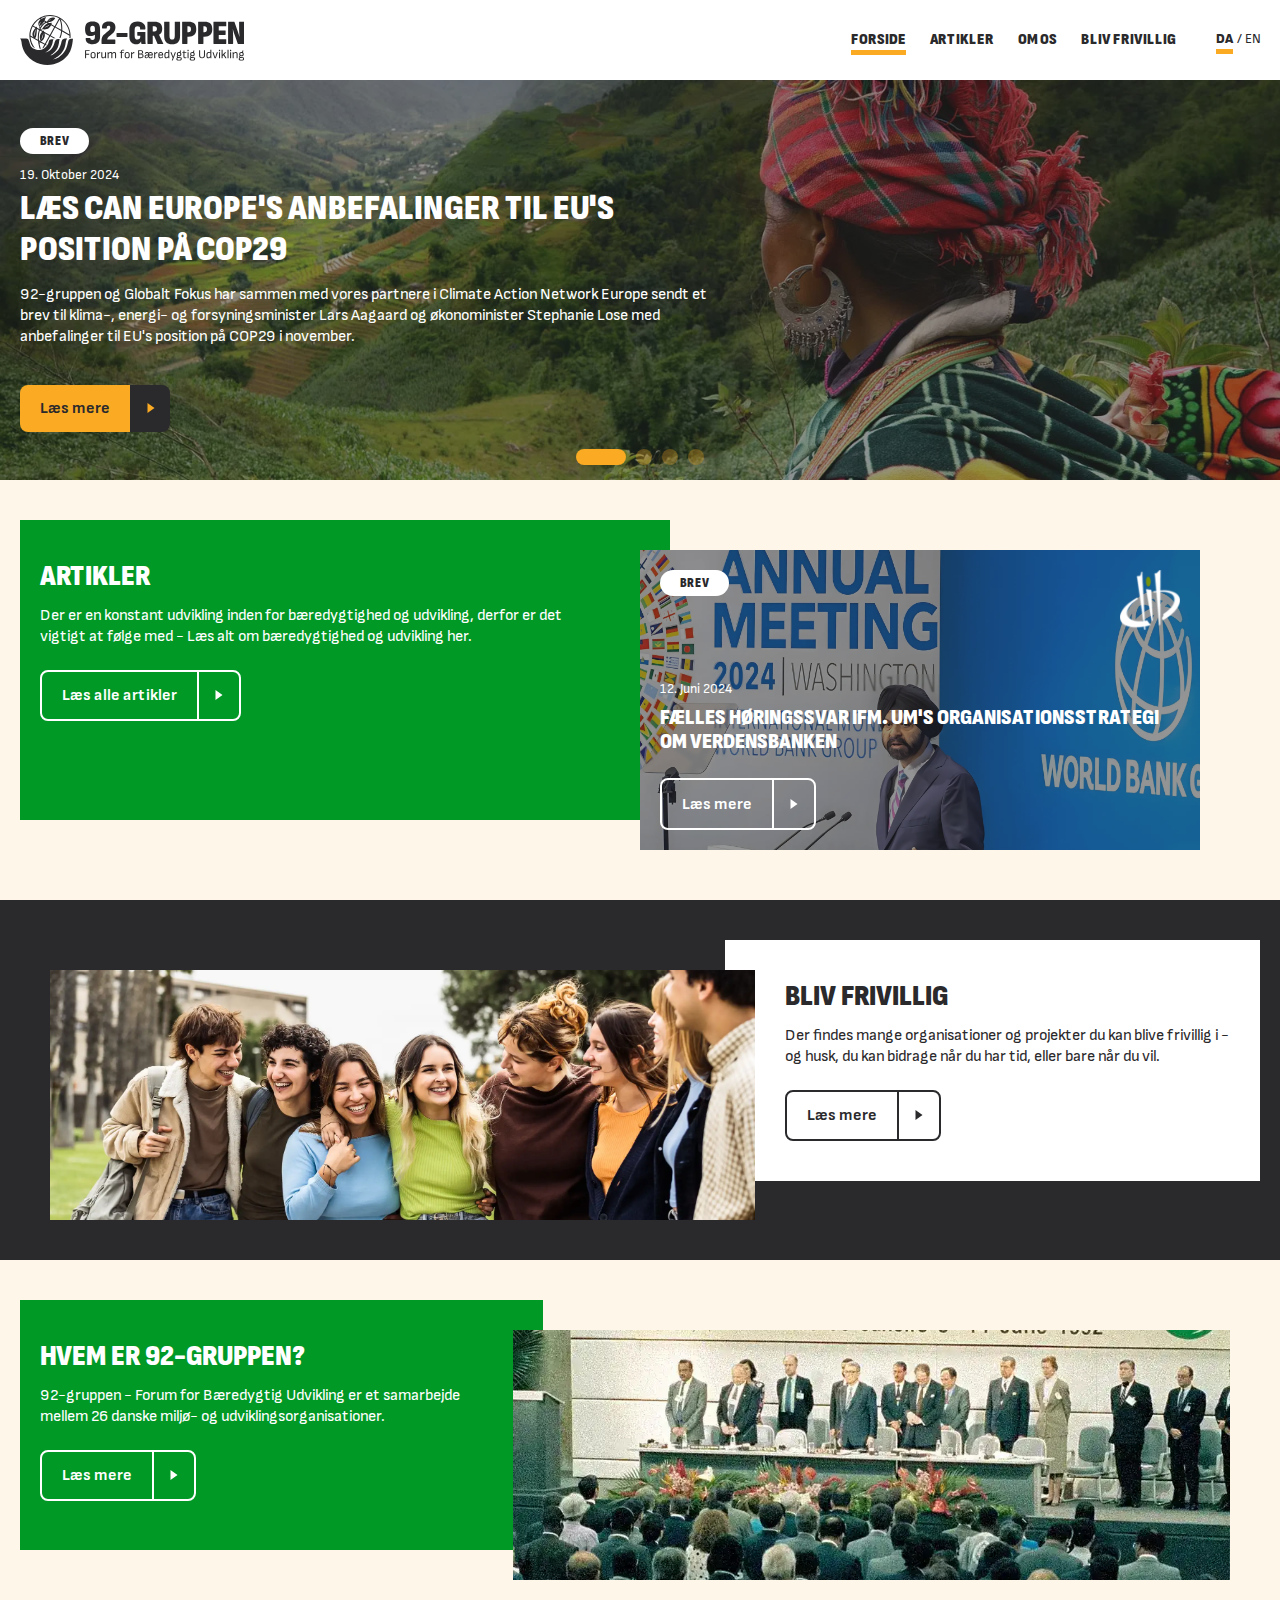
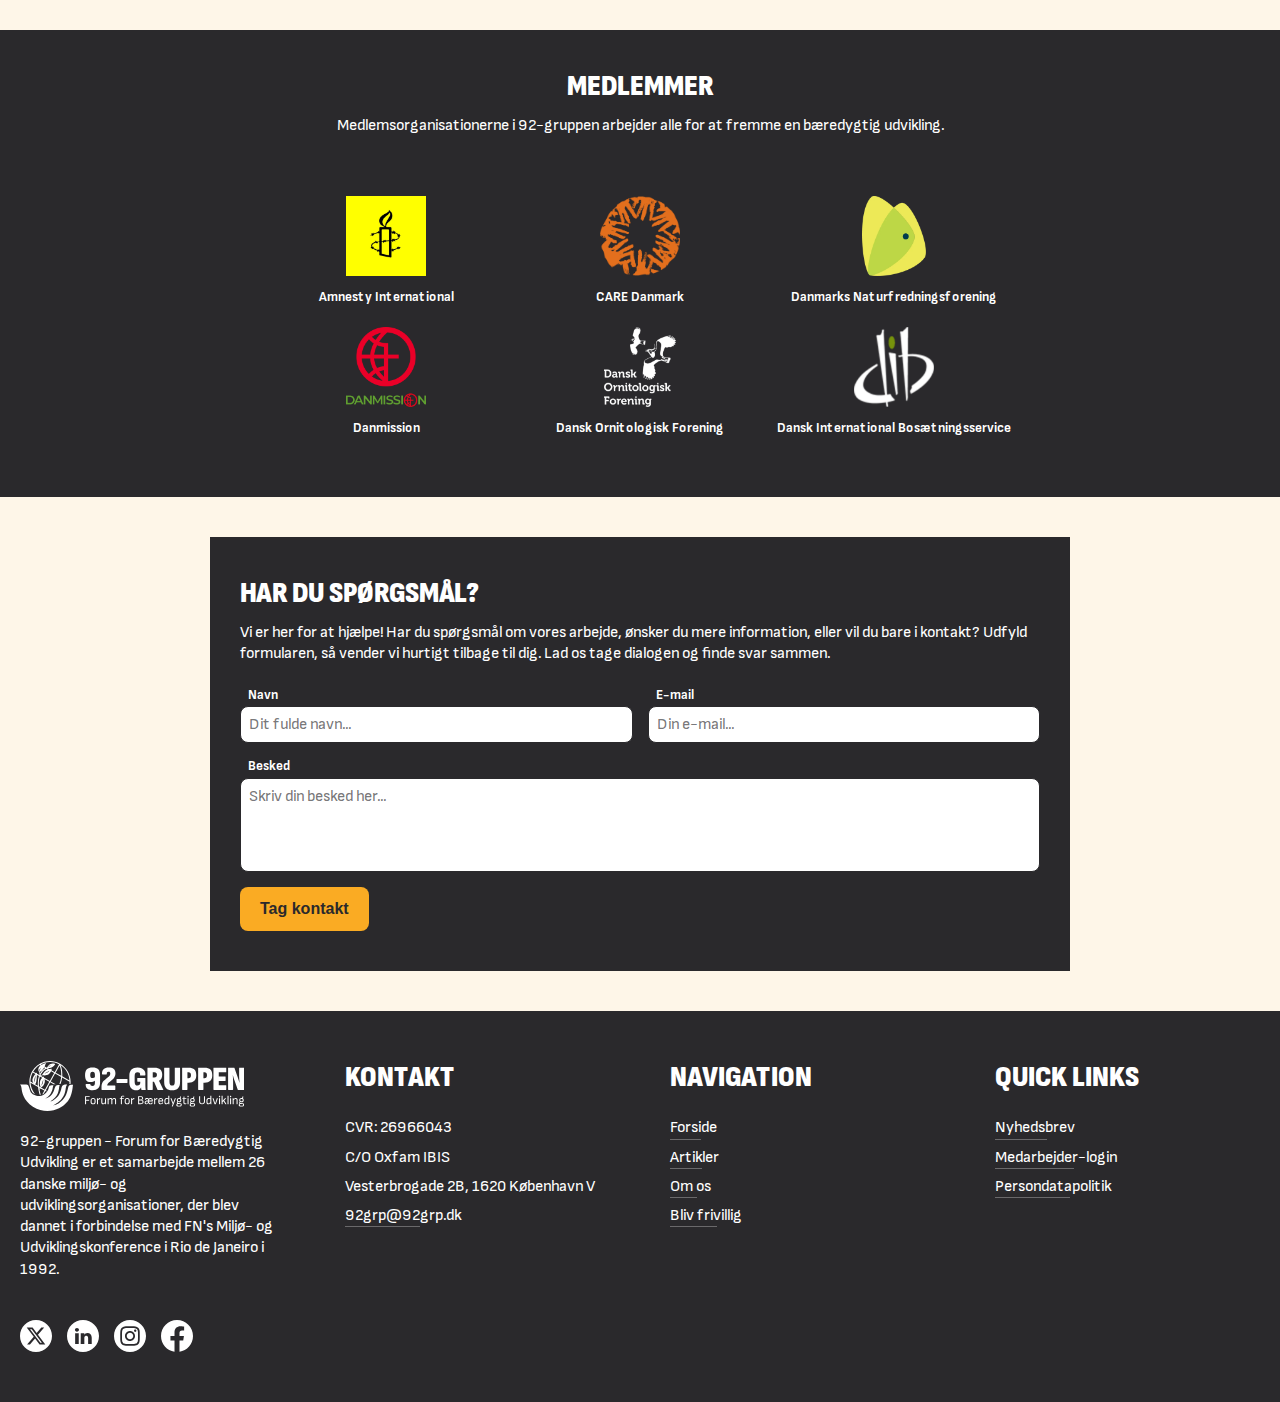
<file: index.html>
<!DOCTYPE html>
<html lang="da">
<head>
    <meta charset="UTF-8">
    <meta name="viewport" content="width=device-width, initial-scale=1.0">
    <link rel="icon" type="image/png" href="favicon-32x32.png" sizes="32x32">
    <link rel="icon" type="image/png" href="favicon-16x16.png" sizes="16x16">
    <link rel="stylesheet" href="css/styles.css">
    <script src="js/main.js" defer></script>
    <script src="js/Frederik.js" defer></script>
    <script src="js/Nikolaj.js" defer></script>
    <script src="js/rose.js" defer></script>
    <title>92-gruppen</title>
    <meta name="description" content="92-gruppen - forum for bæredygtig udvikling. Vores arbejde skal hjælpe Danmark og resten af verden med at få en bedre og mere effektiv bæredygtig udvikling.">
</head>
<body>
    <header class="header">
        <div class="header-inner">
            <a aria-label="Gå til forsiden" href="./index.html" class="header__home-link">
                <svg class="header__logo" xmlns="http://www.w3.org/2000/svg" viewBox="0 0 2241.64844 500"><path d="M127.02908,318.50514c7.04937,5.47862,14.80049,9.72177,23.03879,12.84944-26.72786-32.09035-42.37814-71.81839-45.01247-112.96145l75.13716,42.00246c3.65485,31.0014,10.92339,58.7267,16.96033,77.98721,3.64754-.13458,7.30123-.41682,10.953-.81018-4.23355-13.17667-9.22651-30.85566-13.12976-51.14207,2.50014-2.92772,6.13729-7.39659,9.62603-12.38995l39.11127,21.86332-21.49226,38.44721c6.44991-2.449,12.50107-6.06501,17.99507-10.24356l12.84483-22.97804,6.8525,3.83057c2.66586-3.18689,4.92145-6.12076,6.66908-8.53707l-8.29752-4.63844,43.75856-78.27791,33.80915,18.89984c6.78675-.3203,13.5908-.61023,20.38293-.87093l-48.96839-27.37385,43.75856-78.27829,60.47625,33.80722c-2.1806,22.55122-7.64076,46.63321-17.83434,70.66675,3.91593-.09805,7.80226-.18995,11.65052-.27224,8.57629-21.71067,13.60041-43.77086,15.97558-64.9209l74.02937,41.38377c.00038,7.55963-.44681,15.14194-1.33697,22.70811,3.8571.00807,7.48272.02038,10.81842.0373,8.89737-79.96594-29.72326-161.33345-104.24711-202.99177C352.49902-.56537,296.85154-7.11448,243.87724,7.87865c-52.98046,14.98391-96.95088,49.70436-123.81486,97.76606-26.86706,48.05862-33.41002,103.70302-18.42304,156.6804,5.70971,20.18797,14.30254,39.05551,25.38974,56.18003ZM157.38256,142.38504s-9.63141,61.51599-8.69934,71.76878c0,0-15.53415-19.26282,8.69934-71.76878ZM178.89905,247.40696l-27.56073-15.40688c12.94173-6.41953,14.98737-52.9993,16.03749-61.40179.5587-4.47118,1.30429-18.4538,1.90952-31.30516l19.74616,11.03836c-10.86687,31.33631-12.67833,65.40924-10.13244,97.07546ZM193.50651,278.30261c-.64368-3.7602-1.2543-7.57655-1.79955-11.47056l7.36429,4.11665c-1.89298,2.67317-3.81711,5.17792-5.56475,7.35391ZM204.79712,261.88445l-14.66399-8.19754c-3.24495-31.7562-2.22021-66.3963,8.41403-98.03599l22.60198,12.63488c-34.66393,35.54909-21.04007,78.48516-15.49262,91.87832-.28762.57409-.54448,1.13971-.8594,1.72033ZM241.0691,64.4159l11.46826,6.41107c-23.95318,14.78665-40.76777,33.6315-52.34446,54.60735-1.9945-4.5377-3.84826-9.97286-4.09627-14.42482,20.77129-12.20845,35.21495-30.00511,44.97248-46.59361ZM192.74286,105.27057s-6.08539-19.59697,16.97494-38.46374c0,0-14.4129,27.89449-16.97494,38.46374ZM277.07154,84.92802c-24.73952,9.63295-38.20034,26.96665-54.8123,52.19296-5.5263,2.24943-12.86982,4.2024-18.60376,5.54668,11.35598-25.92922,30.08124-49.08644,59.64146-65.82605l14.19872,7.93722c-.13535.05076-.29223.09767-.42412.14919ZM292.69529,97.06688c-12.0062,23.12185-47.57221,26.40679-47.57221,26.40679,21.77911-8.96773,47.57221-26.40679,47.57221-26.40679ZM232.87964,182.77445c-1.86414,56.54494-20.42561,63.38013-20.42561,63.38013,4.11934-4.97105,20.42561-63.38013,20.42561-63.38013ZM248.93712,286.55898l-38.63985-21.59993c.34107-.62638.61677-1.24353.93053-1.86684,13.52889-5.22291,29.58137-22.01444,35.78173-48.58349,2.66625-11.42519,1.58421-22.65773-.75212-32.18725l46.43788,25.95959-43.75817,78.27791ZM297.91897,198.93575l-56.75373-31.72621c-2.96464-6.88249-5.69125-11.12373-5.69125-11.12373-2.11793,1.50539-4.09973,3.03923-5.9981,4.58922l-22.1744-12.39571c5.97964-1.46694,13.12438-3.49681,18.57531-5.8589,13.0244,2.18483,43.58744,5.00489,64.1088-11.66859,10.62731-8.63474,17.04146-18.44342,20.9647-27.27118l30.72685,17.17681-43.75817,78.27829ZM494.90879,194.04775l-72.56243-40.56282c3.49873-50.27345-7.10859-93.75169-17.7259-112.2847,54.41509,34.45706,86.40239,92.18516,90.28833,152.84752ZM412.36081,147.90287l-56.11005-31.36553,39.30199-70.30608c7.63192,13.22666,19.27859,52.94777,16.80806,101.67161ZM246.79343,18.18374c17.65708-4.99566,35.61869-7.46581,53.47879-7.46581,31.19519,0,62.02932,7.63768,90.30333,22.46548l-43.67396,78.12756-32.25492-18.03044c2.33479-8.40518,2.4167-14.52133,2.4167-15.43418,0,0-12.4457,1.00782-24.3973,3.1469l-17.82588-9.96479c63.78119,2.40901,76.79905-41.08885,76.79905-41.08885-48.90764-20.43945-76.06808,26.27067-82.04619,38.15574l-23.39409-13.07746c9.5745-18.93675,12.95942-34.24327,12.95942-34.24327,0,0-21.55801,5.71932-42.08129,17.96392l-8.96235-5.00989c12.17692-6.45414,25.10212-11.70512,38.67869-15.54492ZM283.61604,61.59969s14.99429-15.63413,23.32141-17.87625c0,0-9.54413,11.85854-23.32141,17.87625ZM197.27287,39.93324l9.74869,5.44978c-5.17369,3.82326-10.0167,8.10834-14.09913,12.88405-16.62272,19.44509-8.21946,40.53206-3.04923,49.77242-.83594,8.26637,3.8348,18.9083,6.64755,24.39845-1.25468,2.58012-2.49629,5.166-3.60486,7.79995l-23.09032-12.90789c.31761-7.28547.52717-12.54952.52717-12.54952-1.02013.91823-4.23393,3.79366-8.48132,8.10295l-29.73595-16.62272c16.3028-27.41653,38.59563-49.98775,65.13738-66.32747ZM126.91642,115.60834l27.44691,15.34343c-10.74844,12.21461-23.70209,30.05817-28.66506,49.69398-5.36941,21.2454,5.07718,36.33159,13.61002,44.62949l-34.66662-19.37895c-.00077-30.57304,7.19626-61.51099,22.27475-90.28795ZM63.34077,236.15558c26.79472,0,28.2229,34.88785,40.40231,67.36629,12.17942,32.47844,53.18345,47.49973,88.09778,47.49973s48.71767-12.99138,71.0466-34.91433c22.32893-21.92295,23.14089-47.90571,29.63658-62.92699,6.49569-15.02128,43.03394-10.96148,43.03394-10.96148-3.829,6.62517-5.99121,15.69586-10.14951,37.35021-2.13552,11.12069-5.59096,21.57404-16.6452,42.62796-19.32854,36.81313-55.82957,51.96551-55.82957,51.96551,50.95781-6.0847,72.25861-47.83071,81.46183-66.03707,10.39771-20.56937,12.52992-44.38964,22.67943-57.38102,10.14951-12.99138,40.19208-8.93157,40.19208-8.93157-5.45809,4.60447-6.54274,38.71903-12.13831,57.96372-4.11971,14.16882-7.56012,35.24728-34.14347,66.26633-19.56563,22.83035-47.90571,40.19208-47.90571,40.19208,29.63658-4.87177,67.79875-40.19208,80.38415-57.67933,12.5854-17.48726,25.2652-47.04232,32.88443-85.22583,6.71526-33.65332,54.80738-26.53767,54.80738-26.53767-8.11961,3.91088-11.89323,26.63734-16.6452,55.36229-3.93681,23.79741-11.10151,50.34421-38.97413,88.50376-23.32752,31.93698-82.41405,63.33297-82.41405,63.33297,38.0535-11.52954,53.02674-15.02085,92.23523-54.21954,43.94244-43.93145,51.30489-106.17666,58.28732-133.27389,6.081-23.599,47.30771-17.92739,47.30771-17.92739,0,0-2.78485,7.27654-4.34278,27.52012-.60675,7.884-7.60292,62.59844-24.67491,97.3311-17.07198,34.73266-47.27148,77.8511-111.43859,109.64032-64.16712,31.78921-164.24427,45.32906-261.37797-15.89461C31.9844,395.94359,17.64254,302.26749,15.3903,273.36375c-2.25224-28.90374-15.3903-37.20818-15.3903-37.20818h63.34077ZM1256.65747,284.93173c.67944,3.1745-.67944,4.75623-4.07678,4.75623h-34.99084c-2.2666,0-3.62549-1.35895-4.07666-4.07678-.67944-2.4895-1.18896-5.6051-1.52893-9.34186-.33948-3.7373-.6261-7.64404-.849-11.72028h-.67944c-2.94604,5.43512-6.51343,10.24969-10.70129,14.43756-4.19348,4.19342-9.28906,7.47406-15.28699,9.85187-6.00342,2.37842-13.3075,3.56732-21.91211,3.56732-20.83936,0-37.53857-6.67792-50.1084-20.04321-12.56909-13.36084-18.85425-33.51575-18.85425-60.46967v-63.52753c0-27.62836,7.01733-48.52106,21.06274-62.67804,14.03967-14.15088,34.08289-21.23212,60.12964-21.23212,18.34473,0,33.51562,3.1745,45.52258,9.51239,12.00134,6.34296,20.89221,15.117,26.66785,26.32782,5.77515,11.21082,7.98291,24.28998,6.62402,39.23755-.22778,2.94562-1.58667,4.4162-4.07617,4.4162h-44.84277c-2.495,0-3.7373-1.69836-3.7373-5.09564.45117-8.60468-1.30542-15.34039-5.26562-20.21326-3.96509-4.86731-10.70068-7.30402-20.21313-7.30402-9.74023,0-16.98535,2.94617-21.7417,8.8324-4.7561,5.89233-7.13403,15.51587-7.13403,28.87616v59.11078c0,13.36584,2.26123,22.93103,6.79407,28.70618,4.52795,5.77515,11.77356,8.66296,21.74219,8.66296,9.05579,0,15.90808-2.4895,20.55261-7.47406,4.63965-4.979,6.9646-12.22974,6.9646-21.74158v-9.51245h-25.81885c-2.71729,0-4.07617-1.58167-4.07617-4.75568v-27.1778c0-2.94061,1.35889-4.4162,4.07617-4.4162h73.37939c2.4895,0,3.73669,1.47559,3.73669,4.4162v58.09186c0,10.64801.22278,20.38318.67957,29.21564.45105,8.83295,1.13049,16.4231,2.03833,22.76105ZM1070.59839,179.61942h-100.55615c-3.1745,0-4.75623,1.47559-4.75623,4.4162v30.23511c0,3.17395,1.58173,4.75623,4.75623,4.75623h100.55615c2.94067,0,4.41675-1.58228,4.41675-4.75623v-30.23511c0-2.94061-1.47607-4.4162-4.41675-4.4162ZM782.65649,82.97006c12.00189,12.34637,18.00537,31.88013,18.00537,58.60132v74.73773c0,25.13885-6.23181,44.10986-18.68488,56.90234-12.45801,12.7981-31.14233,19.19434-56.05341,19.19434-22.42108,0-39.63531-4.92621-51.63672-14.77759-12.0069-9.85187-18.00537-24.40161-18.00537-43.65369,0-3.39734,1.58221-5.09625,4.75623-5.09625h38.38806c3.39728,0,5.09564,1.69891,5.09564,5.09625,0,4.75562,1.64056,8.49292,4.92621,11.21021,3.28009,2.71783,8.54578,4.07678,15.79645,4.07678,8.1535,0,14.15143-2.20782,18.00543-6.62457,3.84839-4.41626,5.77509-11.72028,5.77509-21.91162v-23.22668c-5.77612,3.54578-12.0014,6.47534-18.68427,8.78857-8.83301,3.05731-17.78204,4.58624-26.83783,4.58624-18.34485,0-31.76349-5.60516-40.25641-16.81592-8.49298-11.21082-12.73975-28.13843-12.73975-50.78778,0-27.17731,6.11511-47.10382,18.34485-59.79022,12.22974-12.68085,31.13733-19.02429,56.73291-19.02429,26.04169,0,45.06543,6.17346,57.07239,18.51483ZM749.0246,162.186v-24.69141c0-10.41467-1.75726-18.05817-5.26562-22.93103-3.51398-4.86737-9.57025-7.30408-18.17487-7.30408-8.38129,0-14.32642,2.37836-17.83539,7.13403-3.51398,4.75623-5.26569,12.5697-5.26569,23.44055v7.13403c0,8.61017,1.75171,15.00641,5.26569,19.19427,3.50897,4.19342,8.66296,6.28461,15.45758,6.28461,5.20679,0,10.41412-1.01892,15.62701-3.05731,3.34888-1.31104,6.74695-3.0495,10.19128-5.20367ZM888.341,215.28964c4.86737-4.29956,10.24469-8.60406,16.13647-12.90918,5.88678-4.29956,11.77362-9.00244,17.66541-14.09808,5.88678-5.09564,11.26355-10.64301,16.13647-16.64648,4.86786-5.99792,8.7746-12.96191,11.72021-20.89209,2.94061-7.92523,4.4162-17.0976,4.4162-27.51727,0-19.7038-5.66345-34.42297-16.9859-44.16321-11.3269-9.73523-28.08508-14.60809-50.27777-14.60809-22.42163,0-39.52417,5.72235-51.29724,17.15594-11.77911,11.43854-16.9859,27.46393-15.62701,48.06995.22278,3.17395,1.81006,4.75616,4.75568,4.75616h38.38806c3.16895,0,4.75623-1.58221,4.75623-4.75616-.22833-7.24573,1.01892-12.68085,3.73676-16.30652,2.71783-3.62006,7.24567-5.43567,13.58862-5.43567,6.11511,0,10.47302,1.2478,13.07916,3.7373,2.6012,2.49451,3.90674,6.45459,3.90674,11.88971v3.7373c0,7.0224-2.09668,13.41864-6.28455,19.19379-4.19342,5.77509-9.62915,11.2691-16.30652,16.47644-6.68292,5.21234-13.70526,10.64801-21.06268,16.30646-7.36237,5.66345-14.3847,11.94806-21.06207,18.85431-6.68298,6.91071-12.11865,14.94757-16.30652,24.12-4.19342,9.17242-6.2851,19.87323-6.2851,32.10291v30.57458c0,3.1745,1.58221,4.75623,4.75616,4.75623h128.75287c3.16895,0,4.75623-1.58173,4.75623-4.75623v-34.65076c0-3.39734-1.58728-5.09625-4.75623-5.09625h-76.43616c0-6.11456,1.47003-11.55023,4.41626-16.30646,2.94061-4.75568,6.84735-9.28351,11.72021-13.58862ZM2058.61328,67.17307h-119.92029c-2.7179,0-4.07568,1.47559-4.07568,4.4162v213.6825c0,2.94562,1.35779,4.4162,4.07568,4.4162h119.92029c2.71802,0,4.0769-1.47058,4.0769-4.4162v-37.70862c0-2.94061-1.35889-4.4162-4.0769-4.4162h-71.00037v-43.48431h64.54578c2.71802,0,4.0769-1.58173,4.0769-4.75568v-34.99133c0-2.94061-1.35889-4.4162-4.0769-4.4162h-64.54578v-41.78534h71.00037c2.71802,0,4.0769-1.47003,4.0769-4.4162v-37.70862c0-2.94061-1.35889-4.4162-4.0769-4.4162ZM2237.23169,67.17307h-41.78418c-2.71777,0-4.0769,1.47559-4.0769,4.4162v74.73773c0,5.8924.22241,13.24921.67896,22.0816.45117,8.83301.96118,17.66541,1.52905,26.49835.56226,8.83246,1.07227,16.19482,1.52881,22.0816h-.67993c-1.35889-4.979-3.05688-10.81244-5.0957-17.49536-2.03784-6.67792-4.13452-13.53033-6.28442-20.55322-2.15454-7.0174-4.36353-13.36029-6.62476-19.02435l-31.59399-89.6853c-.90674-2.03833-2.49463-3.05725-4.75562-3.05725h-55.03467c-2.71777,0-4.07544,1.47559-4.07544,4.4162v213.6825c0,2.94562,1.35767,4.4162,4.07544,4.4162h41.44653c3.16895,0,4.75562-1.47058,4.75562-4.4162v-71.00104c0-6.56622-.16992-14.20978-.51001-22.93103-.33887-8.71576-.73779-17.54877-1.18896-26.4978-.45654-8.94409-1.0188-16.58759-1.69873-22.93109h1.02002c2.26099,8.1535,4.8667,17.38428,7.81348,27.68726,2.93994,10.30804,6.1145,19.98993,9.51123,29.04565l31.59399,87.98694c.90234,2.03839,2.48999,3.05731,4.75562,3.05731h54.69458c2.94116,0,4.41675-1.47058,4.41675-4.4162V71.58926c0-2.94061-1.47559-4.4162-4.41675-4.4162ZM1904.04443,86.19736c12.45361,12.6864,18.68481,31.59344,18.68481,56.73291,0,24.23663-6.45459,42.80426-19.36377,55.71344s-32.05066,19.36377-57.41235,19.36377h-11.55029v67.26428c0,2.94562-1.47559,4.4162-4.41675,4.4162h-44.50317c-2.71777,0-4.07568-1.47058-4.07568-4.4162V71.58926c0-2.94061,1.35791-4.4162,4.07568-4.4162h59.79028c26.72168,0,46.31323,6.3429,58.77124,19.02429ZM1869.73364,143.26974c0-10.64246-1.9856-18.22821-5.94556-22.76105-3.9646-4.52789-10.13806-6.79462-18.51489-6.79462h-10.87036v58.0918h10.53149c8.37573,0,14.60693-2.31946,18.68359-6.96399,4.0769-4.63959,6.11572-11.83197,6.11572-21.57214ZM1596.67554,67.17307h-44.84326c-2.71777,0-4.07678,1.47559-4.07678,4.4162v135.88684c0,13.81702-2.03784,23.61053-6.11462,29.38568-4.07666,5.77515-10.87134,8.66296-20.38379,8.66296-9.06006,0-15.74365-2.94061-20.0426-8.83295-4.30457-5.88629-6.45459-15.62701-6.45459-29.2157V71.58926c0-2.94061-1.2478-4.4162-3.73669-4.4162h-44.84326c-2.94556,0-4.41565,1.47559-4.41565,4.4162v137.92523c0,27.85675,6.67688,48.63831,20.0426,62.33807,13.36035,13.70581,33.17529,20.55322,59.4502,20.55322,26.27063,0,46.08545-6.84741,59.45142-20.55322,13.36023-13.69977,20.0426-34.48132,20.0426-62.33807V71.58926c0-2.94061-1.35889-4.4162-4.07556-4.4162ZM1744.03979,86.19736c12.45361,12.6864,18.68481,31.59344,18.68481,56.73291,0,24.23663-6.45459,42.80426-19.36377,55.71344s-32.05066,19.36377-57.41235,19.36377h-11.55029v67.26428c0,2.94562-1.47559,4.4162-4.41675,4.4162h-44.50317c-2.71777,0-4.07568-1.47058-4.07568-4.4162V71.58926c0-2.94061,1.35791-4.4162,4.07568-4.4162h59.79028c26.72168,0,46.31323,6.3429,58.77124,19.02429ZM1709.729,143.26974c0-10.64246-1.9856-18.22821-5.94556-22.76105-3.9646-4.52789-10.13806-6.79462-18.51489-6.79462h-10.87036v58.0918h10.53149c8.37573,0,14.60693-2.31946,18.68359-6.96399,4.0769-4.63959,6.11572-11.83197,6.11572-21.57214ZM1432.49292,283.91281c1.58228,3.85339.68005,5.77515-2.71777,5.77515h-49.59888c-2.49451,0-4.19336-1.01892-5.0957-3.05731l-34.99072-79.49396h-12.56909v78.13507c0,2.94562-1.47632,4.4162-4.41687,4.4162h-44.50256c-2.7179,0-4.0769-1.47058-4.0769-4.4162V71.58926c0-2.94061,1.35901-4.4162,4.0769-4.4162h64.88635c27.39954,0,47.39001,5.72235,59.95911,17.15594,12.57031,11.43854,18.85486,28.93396,18.85486,52.48615,0,15.40424-2.54785,28.25507-7.64343,38.55804-5.0957,10.30798-13.19592,17.83484-24.28955,22.59106v.33942l42.12427,85.60913ZM1369.30603,138.51352c0-8.8324-1.9856-15.2287-5.94568-19.19379-3.9646-3.96008-10.36133-5.94513-19.19385-5.94513h-16.64575v50.6178h15.96692c8.8324,0,15.34033-2.03839,19.53381-6.11456,4.18774-4.07678,6.28455-10.53137,6.28455-19.36432ZM1143.1604,372.05173c.16248,1.70892.22339,3.45892.18359,5.24878-.04224,1.79095-.18359,3.49988-.42749,5.12677-.16418.896-.69263,1.22095-1.58704.97589-.65198-.16193-1.34241-.28394-2.07483-.36597-.73242-.0799-1.50708-.12201-2.31946-.12201-2.03491,0-4.06995.448-6.10315,1.34296-2.03552.89606-3.9884,2.13586-5.85925,3.72278-1.34753,1.14172-2.60669,2.42584-3.7843,3.841v38.45502c0,.81506-.4082,1.22095-1.22046,1.22095h-7.93457c-.81409,0-1.22046-.40588-1.22046-1.22095v-43.82196c0-2.27667-.06104-4.49573-.18311-6.65265-.12183-2.15472-.34705-4.33276-.67139-6.5307-.16406-.89386.2439-1.34186,1.22046-1.34186h7.44604c.81299,0,1.26099.36597,1.34302,1.09784.32434,1.54706.56836,3.31696.73242,5.30975.10181,1.25464.16833,2.37341.20642,3.38562,1.38757-1.79828,2.9248-3.43665,4.61487-4.91156,2.2373-1.95288,4.51685-3.49768,6.83618-4.6377,2.31885-1.13892,4.45532-1.70892,6.4082-1.70892,1.46497,0,2.56335.12201,3.2959.36597.65039.16412,1.01685.57001,1.09839,1.22095ZM2158.05688,370.46481c-2.76685,0-5.39185.40808-7.87256,1.21985-2.48413.81512-4.96484,2.11707-7.44678,3.90692-1.92065,1.38544-3.92871,3.11975-6.0188,5.18634-.00879-.08258-.01489-.15857-.02393-.24255-.16309-1.50488-.32617-2.94873-.48804-4.33386-.16406-1.38287-.32593-2.39978-.48779-3.05188-.16431-.81177-.61011-1.21985-1.34302-1.21985h-7.44556c-.97705,0-1.38525.53009-1.22095,1.58582.16187,1.46497.34473,3.521.54883,6.16473.20288,2.646.30493,5.02582.30493,7.14062v43.45599c0,.81506.40698,1.22095,1.22095,1.22095h7.93481c.81274,0,1.22095-.40588,1.22095-1.22095v-40.31299c3.67188-3.44812,6.80957-5.96881,9.39844-7.53668,3.0918-1.87085,6.22559-2.80792,9.39966-2.80792,3.33569,0,5.83765.93707,7.50659,2.80792,1.66675,1.87305,2.50293,4.84283,2.50293,8.91052v38.93915c0,.81506.40576,1.22095,1.22095,1.22095h7.93359c.81274,0,1.22095-.40588,1.22095-1.22095v-39.42712c0-6.7536-1.54712-11.84039-4.63892-15.25824-3.09277-3.41785-7.56763-5.12677-13.42725-5.12677ZM2106.05859,347.27188c-2.3623,0-4.07104.63104-5.12695,1.89191-1.05908,1.26312-1.58691,2.8689-1.58691,4.82178v1.22101c0,1.95288.52783,3.56085,1.58691,4.82068,1.05591,1.26306,2.76465,1.89301,5.12695,1.89301,2.35864,0,4.06763-.62994,5.12671-1.89301,1.05566-1.25983,1.58691-2.8678,1.58691-4.82068v-1.22101c0-1.95288-.53125-3.55865-1.58691-4.82178-1.05908-1.26086-2.76807-1.89191-5.12671-1.89191ZM1090.80664,376.44547c4.27222,3.98895,6.40869,10.0517,6.40869,18.18817v14.1593c0,8.13873-2.11694,14.20251-6.34766,18.18817-4.23242,3.98895-10.49756,5.98175-18.7981,5.98175-8.22021,0-14.46484-1.9928-18.73718-5.98175-4.27234-3.98566-6.40869-10.04944-6.40869-18.18817v-14.1593c0-8.13647,2.11536-14.19922,6.34778-18.18817,4.2301-3.9856,10.49744-5.98065,18.7981-5.98065,8.21851,0,14.46472,1.99506,18.73706,5.98065ZM1086.83984,395.61063c0-5.37183-1.15991-9.37854-3.47937-12.02454-2.31885-2.64264-6.08386-3.96674-11.29089-3.96674-5.20886,0-8.97217,1.3241-11.29102,3.96674-2.31934,2.646-3.47937,6.65271-3.47937,12.02454v12.20642c0,5.37073,1.16003,9.37964,3.47937,12.02344,2.31885,2.646,6.08215,3.96674,11.29102,3.96674,5.20703,0,8.97205-1.32074,11.29089-3.96674,2.31946-2.6438,3.47937-6.65271,3.47937-12.02344v-12.20642ZM1230.9856,395.97659c2.80737,3.41785,4.2113,7.93469,4.2113,13.54938,0,7.48773-2.50244,13.02148-7.5072,16.6012-5.00476,3.58197-12.83789,5.37073-23.4978,5.37073h-21.8501c-.81445,0-1.22095-.40588-1.22095-1.22095v-77.51233c0-.81287.40649-1.22101,1.22095-1.22101h21.72803c9.2771,0,16.21362,1.64795,20.81201,4.94379,4.59668,3.29584,6.89722,8.32172,6.89722,15.07532,0,4.39484-1.05859,7.95569-3.17383,10.68158-2.11707,2.72693-5.57544,4.9848-10.37549,6.77466v.24396c5.69507,1.05798,9.948,3.29584,12.75586,6.71368ZM1191.49695,385.84506h12.08435c6.18359,0,10.69995-1.03796,13.54932-3.11285,2.8479-2.07489,4.27246-5.34967,4.27246-9.82654,0-4.55676-1.44556-7.77057-4.33337-9.64355-2.8894-1.87085-7.7511-2.80682-14.58679-2.80682h-10.98596v25.38977ZM1224.8208,408.79294c0-5.04468-1.60742-8.7276-4.82129-11.04645-3.21594-2.31885-8.40369-3.47882-15.56372-3.47882h-12.93884v28.19769h12.57288c7.48608,0,12.81689-1.05682,15.99072-3.17383,3.17334-2.11591,4.76025-5.61584,4.76025-10.4986ZM2241.64844,438.08963c0,6.18359-2.21777,10.63831-6.65259,13.36633-4.43579,2.72589-11.49561,4.08881-21.17798,4.08881-9.52148,0-16.37842-1.28088-20.56909-3.84479-4.19189-2.56287-6.28564-6.45087-6.28564-11.65747,0-3.33801.79297-6.24683,2.37988-8.7276,1.23071-1.92474,2.96875-3.56451,5.20288-4.92688-2.04248-1.75073-3.06689-4.48102-3.06689-8.1955,0-2.60388.61084-4.77966,1.83081-6.5307.9668-1.3847,2.47778-2.9129,4.51587-4.57886-3.66113-3.41791-5.4917-8.6662-5.4917-15.74518,0-7.07965,1.84961-12.32837,5.55371-15.74622,3.70166-3.41785,9.46045-5.12677,17.27197-5.12677,2.28052,0,4.35938.18048,6.28125.50146.31519-2.66467.64258-4.96948.98242-6.91016.4458-2.56396.8728-4.73975,1.28101-6.5307.24512-.97699.73315-1.46497,1.46484-1.46497h7.69067c.89404,0,1.22119.40808.97607,1.22095-.81396,2.52295-1.5061,5.20886-2.07495,8.05664-.45312,2.2652-.98486,5.26208-1.5918,8.96704.58569.41797,1.14331.86115,1.65283,1.34747,3.62085,3.45996,5.43164,8.7276,5.43164,15.80725s-1.81079,12.30951-5.43164,15.68628c-3.62183,3.37683-9.29761,5.0658-17.02832,5.0658-4.15332,0-7.69775-.52191-10.67554-1.5296-.78662.49951-1.43164,1.0462-1.89673,1.65161-.81519,1.05792-1.22095,2.27887-1.22095,3.6618,0,1.4649.48779,2.50183,1.46484,3.11285.97607.60992,2.48096.99695,4.51562,1.15887l20.26416,1.22095c4.7998.32605,8.40161,1.85199,10.80273,4.57782,2.39966,2.72693,3.60059,6.73254,3.60059,12.02344ZM2202.70947,391.45981c0,4.31494.89478,7.34467,2.68579,9.0946,1.78882,1.74994,4.92261,2.62384,9.39844,2.62384,4.55688,0,7.70972-.8739,9.46069-2.62384,1.74878-1.74994,2.62378-4.77966,2.62378-9.0946,0-4.39374-.896-7.48553-2.68481-9.27655-1.79102-1.78986-4.9248-2.68591-9.39966-2.68591-4.47583,0-7.60962.89606-9.39844,2.68591-1.79102,1.79102-2.68579,4.88281-2.68579,9.27655ZM2231.39502,437.60165c0-2.36206-.57007-4.1109-1.70898-5.24872-1.14111-1.13892-3.01196-1.74994-5.61475-1.83203l-21.32056-1.15167c-1.42603.70831-2.5437,1.63824-3.33716,2.79962-1.14111,1.66785-1.70898,3.64185-1.70898,5.92078,0,3.25372,1.22095,5.51154,3.66187,6.77466,2.44189,1.26093,6.75366,1.89191,12.93945,1.89191,6.42749,0,10.88208-.6521,13.36621-1.95288,2.48071-1.30304,3.7229-3.70398,3.7229-7.20166ZM800.98981,370.83078c-.73248-.24396-1.83093-.36597-3.29584-.36597-1.95288,0-4.08929.57001-6.4082,1.70892-2.3194,1.14001-4.59888,2.68481-6.83618,4.6377-1.69012,1.47491-3.22729,3.11328-4.61487,4.91162-.03809-1.01221-.10455-2.13104-.20636-3.38568-.16412-1.9928-.40814-3.7627-.73248-5.30975-.08209-.73187-.53009-1.09784-1.34296-1.09784h-7.44617c-.97644,0-1.38452.448-1.2204,1.34186.32434,2.19794.5495,4.37598.67145,6.5307.12201,2.15692.18298,4.37598.18298,6.65265v43.82196c0,.81506.40643,1.22095,1.2204,1.22095h7.93469c.81232,0,1.2204-.40588,1.2204-1.22095v-38.45502c1.17767-1.41516,2.43683-2.69928,3.78436-3.841,1.87085-1.58691,3.82373-2.82672,5.85925-3.72278,2.03326-.89496,4.06824-1.34296,6.10315-1.34296.81232,0,1.58698.04211,2.3194.12201.73248.08203,1.42285.20404,2.07489.36597.89441.24506,1.42279-.0799,1.58691-.97589.24402-1.62689.38538-3.33582.42755-5.12677.03992-1.78986-.02106-3.53986-.18353-5.24878-.08154-.65094-.44806-1.05682-1.09845-1.22095ZM749.7345,376.44547c4.27228,3.98895,6.40869,10.0517,6.40869,18.18817v14.1593c0,8.13873-2.117,14.20251-6.34772,18.18817-4.23236,3.98895-10.4975,5.98175-18.7981,5.98175-8.22021,0-14.46478-1.9928-18.73712-5.98175-4.27228-3.98566-6.40869-10.04944-6.40869-18.18817v-14.1593c0-8.13647,2.11536-14.19922,6.34772-18.18817,4.23016-3.9856,10.4975-5.98065,18.7981-5.98065,8.21857,0,14.46478,1.99506,18.73712,5.98065ZM745.7677,395.61063c0-5.37183-1.15997-9.37854-3.47937-12.02454-2.31885-2.64264-6.0838-3.96674-11.29095-3.96674-5.2088,0-8.97211,1.3241-11.29095,3.96674-2.3194,2.646-3.47937,6.65271-3.47937,12.02454v12.20642c0,5.37073,1.15997,9.37964,3.47937,12.02344,2.31885,2.646,6.08215,3.96674,11.29095,3.96674,5.20715,0,8.97211-1.32074,11.29095-3.96674,2.3194-2.6438,3.47937-6.65271,3.47937-12.02344v-12.20642ZM695.18329,351.54361h-43.45599c-.81451,0-1.22095.40814-1.22095,1.22101v77.51233c0,.81506.40643,1.22095,1.22095,1.22095h7.93414c.81287,0,1.22095-.40588,1.22095-1.22095v-33.69043h29.66211c.81232,0,1.2204-.40588,1.2204-1.22095v-6.59058c0-.81287-.40808-1.22101-1.2204-1.22101h-29.66211v-26.61078h34.3009c.81232,0,1.2204-.40582,1.2204-1.22095v-6.95764c0-.81287-.40808-1.22101-1.2204-1.22101ZM860.84961,423.44125c-.12201-2.35876-.18298-4.63879-.18298-6.83563v-43.45599c0-.81177-.40808-1.21985-1.22095-1.21985h-7.93414c-.81451,0-1.2204.40808-1.2204,1.21985v40.26392c-3.59399,3.4873-6.67053,6.02618-9.21606,7.58691-3.05188,1.87305-6.08435,2.80676-9.09406,2.80676-3.01196,0-5.22992-.95483-6.65271-2.8678-1.42505-1.91187-2.13641-4.86169-2.13641-8.85065v-38.93915c0-.81177-.40814-1.21985-1.22046-1.21985h-7.93463c-.81396,0-1.2204.40808-1.2204,1.21985v39.42822c0,6.59167,1.38287,11.63751,4.15027,15.13629,2.76581,3.49988,6.7536,5.24872,11.96246,5.24872,2.60327,0,5.18774-.448,7.7511-1.34296s5.14618-2.23676,7.75171-4.02777c2.18787-1.50421,4.37585-3.34497,6.565-5.48175.073,1.15216.15833,2.29236.27063,3.40576.16193,1.62909.36597,3.216.60992,4.7608.08044.81506.56836,1.22095,1.46497,1.22095h6.83569c1.05682,0,1.50482-.40588,1.34296-1.22095-.32605-2.19684-.5495-4.47467-.67151-6.83569ZM1039.3811,348.61484c-1.38452-.56891-3.052-1.03796-5.00488-1.40393s-3.86572-.55005-5.73718-.55005c-6.18524,0-11.04694,1.64795-14.58679,4.94379-3.53979,3.29584-5.30969,7.95569-5.30969,13.97742v6.34772h-9.3996c-.32605,0-.60999.10199-.85449.30493-.24396.2041-.36597.50903-.36597.91492v6.46973c0,.32605.12201.60992.36597.85498.24451.24402.52844.36597.85449.36597h9.3996v49.43665c0,.32605.12195.61102.36597.85504.24396.24396.52838.36591.85443.36591h7.93408c.40643,0,.71143-.12195.91602-.36591.20184-.24402.30499-.52899.30499-.85504v-49.43665h17.69958c.40649,0,.71143-.12195.91553-.36597.20239-.24506.30493-.52893.30493-.85498v-6.46973c0-.81177-.40808-1.21985-1.22046-1.21985h-17.69958v-6.10376c0-3.33575.87329-5.8598,2.62433-7.56873,1.74884-1.70886,4.29181-2.56281,7.62921-2.56281,1.46484,0,3.0918.18298,4.88281.54895,1.7887.36597,3.33569.83618,4.63818,1.40393,1.13892.48798,1.89246.6521,2.25842.48798.36658-.16193.54944-.48798.54944-.97589v-6.46973c0-.81287-.77466-1.50488-2.31934-2.07489ZM1322.52295,376.56747c3.86426,4.07098,5.79834,9.72565,5.79834,16.96716v9.03369c0,.81396-.4082,1.22095-1.22046,1.22095h-35.76587v4.39374c0,5.61469,1.03809,9.62469,3.11292,12.02338,2.07483,2.40204,5.51208,3.60083,10.31445,3.60083,3.74231,0,6.67212-.60992,8.78918-1.83087,2.11475-1.21991,3.17383-2.84674,3.17383-4.88281,0-1.38177.4458-2.07489,1.34241-2.07489h7.93469c.81226,0,1.22046.93713,1.22046,2.80792,0,4.55786-2.11719,8.22076-6.3479,10.98541-4.23169,2.76581-9.92908,4.15088-17.08911,4.15088-5.37073,0-9.74609-.99805-13.12183-2.99091-3.37793-1.9928-5.79822-4.98364-7.26318-8.9715-3.9884,4.06989-7.83325,7.07965-11.5354,9.03253-3.7041,1.95288-7.42676,2.92987-11.16895,2.92987-4.55847,0-8.05664-1.42505-10.49805-4.27283-2.44141-2.84674-3.66187-6.99762-3.66187-12.45038,0-4.31281.83337-7.83154,2.50244-10.55847,1.66675-2.72583,4.37317-4.84064,8.11755-6.34772,3.74158-1.50488,8.66663-2.54291,14.76978-3.11292l9.52161-.85498v-4.51575c0-4.06879-.81445-6.95764-2.44141-8.66656-1.62915-1.70892-4.47681-2.5639-8.54517-2.5639-3.66187,0-6.4082.63098-8.23901,1.89191-1.83154,1.26312-2.74695,3.15497-2.74695,5.67676,0,.81403-.36597,1.21991-1.09839,1.21991h-8.05676c-.81396,0-1.26245-.77185-1.34229-2.31885-.24402-3.0918.46741-5.79773,2.13586-8.11768,1.66736-2.31885,4.08923-4.14972,7.26318-5.49268,3.17383-1.34296,6.87561-2.01392,11.10791-2.01392,4.23071,0,7.83154.69202,10.8031,2.07489,2.96973,1.38507,5.26807,3.41785,6.89661,6.10376,1.95349-2.60388,4.59668-4.61774,7.93469-6.04279,3.33569-1.42279,7.03809-2.13586,11.10791-2.13586,6.99817,0,12.42993,2.03497,16.29565,6.10266ZM1281.69189,412.94382c-.08203-.89496-.14307-1.87085-.18286-2.92993-.04224-1.05682-.06104-2.07483-.06104-3.05188v-3.17273l-9.76562.85388c-5.61523.48798-9.48108,1.50708-11.59644,3.05188-2.11694,1.547-3.17383,4.14978-3.17383,7.81158,0,2.76801.56836,4.84283,1.70898,6.22571,1.13892,1.38513,2.84778,2.07489,5.12671,2.07489,2.44141,0,4.98413-.81177,7.62964-2.4408,2.64331-1.62689,6.08215-4.43475,10.31445-8.42261ZM1317.9458,395.12161c0-5.2887-1.01855-9.19446-3.052-11.71844-2.03491-2.52069-5.24866-3.78381-9.64294-3.78381-4.55847,0-8.01624,1.30304-10.37549,3.90576-2.36157,2.60608-3.54041,6.51184-3.54041,11.71844v.12201h26.61084v-.24396ZM944.29382,370.46481c-3.90576,0-7.5282.89606-10.86401,2.68481-3.3374,1.79102-6.95764,4.68097-10.86395,8.66656-1.05853-3.74164-2.86835-6.57062-5.43176-8.48358-2.56335-1.91077-5.92023-2.8678-10.0705-2.8678-3.7439,0-7.24377.83508-10.49805,2.50183-3.25537,1.66901-6.71368,4.33386-10.37549,7.99567-.08209-1.46497-.24396-2.88776-.48853-4.27283-.24396-1.38293-.448-2.68481-.60992-3.90582-.08203-.56775-.48846-.85388-1.22095-.85388h-7.32416c-1.05853,0-1.50653.48792-1.34241,1.46381.32434,1.95404.5495,4.13202.67145,6.5307.12201,2.40204.18298,4.69983.18298,6.89667v43.45599c0,.81506.40643,1.22095,1.2204,1.22095h7.93469c.81232,0,1.2204-.40588,1.2204-1.22095v-40.2821c3.74225-3.57977,7.01923-6.20355,9.82654-7.87256,2.80737-1.66791,5.55426-2.50293,8.23962-2.50293,3.00977,0,5.22772.97699,6.65271,2.92987,1.42279,1.95288,2.13586,4.88281,2.13586,8.78857v38.93915c0,.81506.40643,1.22095,1.22101,1.22095h7.93408c.81232,0,1.22095-.40588,1.22095-1.22095v-40.2821c3.7417-3.57977,7.01868-6.20355,9.82605-7.87256,2.80786-1.66791,5.55426-2.50293,8.23962-2.50293,3.0097,0,5.22821.97699,6.65265,2.92987,1.42285,1.95288,2.13641,4.88281,2.13641,8.78857v38.93915c0,.81506.40588,1.22095,1.22046,1.22095h7.93408c.81287,0,1.22101-.40588,1.22101-1.22095v-39.54907c0-6.67157-1.40399-11.71844-4.2113-15.13629-2.80737-3.41785-6.93884-5.12677-12.38995-5.12677ZM1999.37585,371.92978h-7.93469c-.81396,0-1.22095.40808-1.22095,1.21985v57.12732c0,.81506.40698,1.22095,1.22095,1.22095h7.93469c.81287,0,1.22107-.40588,1.22107-1.22095v-57.12732c0-.81177-.4082-1.21985-1.22107-1.21985ZM1914.40576,429.78897c.24512,1.14008-.16309,1.70892-1.21997,1.70892h-7.07959c-.89722,0-1.38501-.4458-1.46484-1.34296-.16418-1.22095-.36719-2.76575-.61108-4.63879-.16394-1.2569-.24817-2.35449-.26526-3.31812-2.22327,2.12628-4.35559,3.95624-6.38745,5.45508-2.48303,1.83093-4.96484,3.17389-7.44568,4.02777-2.48291.85504-5.10791,1.28198-7.87354,1.28198-5.69678,0-10.07056-1.91077-13.12256-5.73779-3.05066-3.82373-4.57666-9.47833-4.57666-16.96716v-15.2583c0-7.72949,1.95288-13.75116,5.85864-18.06506,3.90588-4.31281,9.31763-6.46973,16.23535-6.46973,3.17383,0,6.50964.42694,10.00952,1.28088,2.77954.67944,5.01208,1.50281,6.71362,2.46411v-24.86304c0-.81287.40601-1.22095,1.21997-1.22095h7.93457c.81299,0,1.22095.40808,1.22095,1.22095v68.35785c0,1.14001.04004,2.50177.12207,4.08875.07983,1.58691.18298,3.11285.30493,4.57782.12207,1.4649.26392,2.60492.427,3.41779ZM1903.17627,413.5032v-30.505c-2.09473-.9519-4.32959-1.71552-6.71362-2.27985-3.09399-.73303-5.81982-1.099-8.17871-1.099-4.55884,0-7.95557,1.38507-10.19238,4.15088-2.23901,2.76685-3.35693,6.91772-3.35693,12.45032v14.64838c0,4.31384.83289,7.54871,2.50195,9.70343,1.66675,2.15808,4.16968,3.23486,7.50757,3.23486,2.03271,0,4.02783-.38483,5.98071-1.15887,1.95398-.77295,4.10864-2.07599,6.46973-3.90686,1.76587-1.37012,3.76001-3.11633,5.98169-5.23828ZM1372.8396,370.83078c-.73193-.24396-1.83203-.36597-3.2959-.36597-1.95386,0-4.08984.57001-6.40979,1.70892-2.31775,1.14001-4.59778,2.68481-6.83557,4.6377-1.6897,1.47528-3.22668,3.11414-4.61487,4.91296-.03772-1.01257-.10376-2.13184-.20703-3.38702-.16418-1.9928-.40808-3.7627-.73181-5.30975-.08215-.73187-.53015-1.09784-1.34192-1.09784h-7.44568c-.97803,0-1.38623.448-1.22192,1.34186.32373,2.19794.55005,4.37598.67188,6.5307.12207,2.15692.18188,4.37598.18188,6.65265v43.82196c0,.81506.4082,1.22095,1.22217,1.22095h7.93359c.81396,0,1.22192-.40588,1.22192-1.22095v-38.45636c1.17749-1.41461,2.43604-2.6983,3.78394-3.83966,1.86963-1.58691,3.82373-2.82672,5.85742-3.72278,2.03394-.89496,4.07007-1.34296,6.10376-1.34296.81396,0,1.58813.04211,2.32007.12201.73193.08203,1.42163.20404,2.07593.36597.8938.24506,1.42163-.0799,1.58582-.97589.24402-1.62689.38586-3.33582.4281-5.12677.03992-1.78986-.02222-3.53986-.18408-5.24878-.08203-.65094-.448-1.05682-1.0979-1.22095ZM1680.77417,347.27188c-2.36206,0-4.07104.63104-5.12671,1.89191-1.05908,1.26312-1.58691,2.8689-1.58691,4.82178v1.22101c0,1.95288.52783,3.56085,1.58691,4.82068,1.05566,1.26306,2.76465,1.89301,5.12671,1.89301,2.35876,0,4.06763-.62994,5.12671-1.89301,1.05579-1.25983,1.58691-2.8678,1.58691-4.82068v-1.22101c0-1.95288-.53113-3.55865-1.58691-4.82178-1.05908-1.26086-2.76794-1.89191-5.12671-1.89191ZM1662.46509,421.97635c-1.22095.57111-2.646,1.03796-4.27283,1.40393-1.62903.36597-3.25598.54895-4.88269.54895-3.25598,0-5.55371-.77185-6.89673-2.31885-1.34302-1.5448-2.01392-4.23071-2.01392-8.05664v-32.71344h18.18823c.81177,0,1.22095-.40588,1.22095-1.22095v-6.46973c0-.81177-.40918-1.21985-1.22095-1.21985h-18.18823l-.12195-14.64838c0-.81287-.40808-1.22095-1.22107-1.22095h-6.10254c-.81519,0-1.26318.40808-1.34302,1.22095l-1.3429,14.64838h-9.64368c-.81396,0-1.22095.40808-1.22095,1.21985v6.46973c0,.81506.40698,1.22095,1.22095,1.22095h9.39966v32.9574c0,4.23291.54895,7.77277,1.64795,10.62061,1.0979,2.84888,2.8877,4.9859,5.37073,6.40869,2.48181,1.42279,5.79773,2.13586,9.94861,2.13586,2.60376,0,4.88269-.20404,6.83557-.60992,1.953-.40924,3.66174-.89496,5.12683-1.46497.64978-.24506.97693-.69086.97693-1.34296v-6.71368c0-.97699-.48901-1.26086-1.46497-.85498ZM1747.81128,426.06619c2.39966,2.72693,3.60083,6.73254,3.60083,12.02344,0,6.18359-2.21802,10.63831-6.65283,13.36633-4.43579,2.72589-11.49548,4.08881-21.17786,4.08881-9.52161,0-16.3783-1.28088-20.56921-3.84479-4.19189-2.56287-6.28564-6.45087-6.28564-11.65747,0-3.33801.79297-6.24683,2.37988-8.7276,1.23071-1.92474,2.96875-3.56451,5.20288-4.92688-2.04236-1.75061-3.06689-4.48102-3.06689-8.1955,0-2.60388.61096-4.77966,1.83081-6.5307.9668-1.3847,2.47778-2.9129,4.51587-4.57886-3.66113-3.41791-5.4917-8.6662-5.4917-15.74518,0-7.07965,1.84973-12.32837,5.55371-15.74622,3.70166-3.41785,9.46057-5.12677,17.27209-5.12677,2.28052,0,4.35938.18048,6.28113.50146.31519-2.66467.64258-4.96948.98267-6.91016.4458-2.56396.8728-4.73975,1.28076-6.5307.24512-.97699.73315-1.46497,1.46509-1.46497h7.69067c.8938,0,1.22095.40808.97583,1.22095-.81396,2.52295-1.50598,5.20886-2.07495,8.05664-.45312,2.2652-.98486,5.26208-1.5918,8.96704.58594.41797,1.14343.86115,1.65283,1.34747,3.62085,3.45996,5.43176,8.7276,5.43176,15.80725s-1.81091,12.30951-5.43176,15.68628c-3.62183,3.37683-9.29761,5.0658-17.02808,5.0658-4.15332,0-7.69788-.52191-10.67566-1.5296-.78674.49951-1.43176,1.0462-1.89685,1.65161-.81494,1.05792-1.22095,2.27887-1.22095,3.6618,0,1.4649.48804,2.50183,1.46497,3.11285.97595.60992,2.48083.99695,4.51575,1.15887l20.26416,1.22095c4.79956.32605,8.40149,1.85199,10.80249,4.57782ZM1712.4729,391.45981c0,4.31494.8949,7.34467,2.68591,9.0946,1.7887,1.74994,4.92273,2.62384,9.39856,2.62384,4.55664,0,7.70947-.8739,9.46045-2.62384,1.7489-1.74994,2.62378-4.77966,2.62378-9.0946,0-4.39374-.896-7.48553-2.68469-9.27655-1.79102-1.78986-4.92493-2.68591-9.39954-2.68591-4.47583,0-7.60986.89606-9.39856,2.68591-1.79102,1.79102-2.68591,4.88281-2.68591,9.27655ZM1741.15845,437.60165c0-2.36206-.56995-4.1109-1.70886-5.24872-1.14111-1.13892-3.01196-1.74994-5.61462-1.83203l-21.3208-1.15167c-1.42603.70831-2.54358,1.63824-3.33716,2.79962-1.14111,1.66785-1.70898,3.64185-1.70898,5.92078,0,3.25372,1.22107,5.51154,3.66187,6.77466,2.44189,1.26093,6.75366,1.89191,12.93945,1.89191,6.42749,0,10.88232-.6521,13.36646-1.95288,2.48071-1.30304,3.72266-3.70398,3.72266-7.20166ZM1978.04053,371.92978h-8.42261c-.73315,0-1.22095.32605-1.46509.97589l-10.8645,34.30145c-.896,2.76685-1.79102,5.53485-2.68481,8.2995-.89709,2.76801-1.75098,5.57587-2.56396,8.42261h-.2439c-.81396-2.84674-1.66895-5.67572-2.56396-8.48358-.896-2.80682-1.79102-5.59363-2.68481-8.36163l-10.8645-34.17834c-.2439-.64984-.73193-.97589-1.46497-.97589h-8.42261c-.896,0-1.21985.448-.97595,1.34186l19.89722,57.24927c.2439.6532.73193.97699,1.46484.97699h11.35144c.73303,0,1.22095-.32379,1.46497-.97699l20.01904-57.24927c.2439-.89386-.08203-1.34186-.97583-1.34186ZM1848.81921,351.54361h-7.93347c-.81519,0-1.22095.40814-1.22095,1.22101v51.63458c0,6.18469-1.64795,10.96655-4.94385,14.34229-3.2959,3.37793-8.03784,5.06573-14.22144,5.06573-6.18469,0-10.92432-1.68781-14.22021-5.06573-3.2959-3.37573-4.94385-8.15759-4.94385-14.34229v-51.63458c0-.81287-.40808-1.22101-1.22095-1.22101h-7.93359c-.81506,0-1.22095.40814-1.22095,1.22101v51.26862c0,9.35858,2.58276,16.52026,7.75061,21.48291,5.16785,4.96484,12.43042,7.44672,21.78894,7.44672,9.19556,0,16.41821-2.5639,21.66699-7.69067s7.87378-12.12433,7.87378-20.995v-51.51257c0-.81287-.4082-1.22101-1.22107-1.22101ZM1614.2605,426.06619c2.3999,2.72693,3.60083,6.73254,3.60083,12.02344,0,6.18359-2.2179,10.63831-6.65259,13.36633-4.43591,2.72589-11.49561,4.08881-21.17798,4.08881-9.52161,0-16.37842-1.28088-20.56909-3.84479-4.19189-2.56287-6.28564-6.45087-6.28564-11.65747,0-3.33801.79297-6.24683,2.37988-8.7276,1.23071-1.92474,2.96875-3.56451,5.20288-4.92688-2.04248-1.75061-3.06714-4.48102-3.06714-8.1955,0-2.60388.61108-4.77966,1.83105-6.5307.96667-1.3847,2.47778-2.9129,4.51575-4.57886-3.66101-3.41791-5.4917-8.6662-5.4917-15.74518,0-7.07965,1.84973-12.32837,5.55371-15.74622,3.70178-3.41785,9.46057-5.12677,17.27209-5.12677,2.28052,0,4.35938.18048,6.28125.50146.31506-2.66467.64233-4.96948.98254-6.91016.4458-2.56396.87268-4.73975,1.28088-6.5307.24512-.97699.73291-1.46497,1.46484-1.46497h7.69067c.8938,0,1.22095.40808.97595,1.22095-.81396,2.52295-1.50598,5.20886-2.07483,8.05664-.45325,2.2652-.98499,5.26208-1.5918,8.96704.58569.41797,1.14331.86115,1.65271,1.34747,3.62073,3.45996,5.43176,8.7276,5.43176,15.80725s-1.81104,12.30951-5.43176,15.68628c-3.62195,3.37683-9.29749,5.0658-17.0282,5.0658-4.15332,0-7.69775-.52191-10.67554-1.5296-.78674.49951-1.43188,1.0462-1.89673,1.65161-.81519,1.05792-1.22095,2.27887-1.22095,3.6618,0,1.4649.48779,2.50183,1.46484,3.11285.97583.60992,2.48071.99695,4.51575,1.15887l20.26416,1.22095c4.79956.32605,8.40149,1.85199,10.80237,4.57782ZM1578.92224,391.45981c0,4.31494.8949,7.34467,2.68591,9.0946,1.78882,1.74994,4.92261,2.62384,9.39844,2.62384,4.55676,0,7.70959-.8739,9.46069-2.62384,1.74878-1.74994,2.62378-4.77966,2.62378-9.0946,0-4.39374-.896-7.48553-2.68481-9.27655-1.79102-1.78986-4.92493-2.68591-9.39966-2.68591-4.47583,0-7.60962.89606-9.39844,2.68591-1.79102,1.79102-2.68591,4.88281-2.68591,9.27655ZM1607.60791,437.60165c0-2.36206-.57007-4.1109-1.70898-5.24872-1.14111-1.13892-3.01196-1.74994-5.61475-1.83203l-21.32068-1.15167c-1.4259.70831-2.54358,1.63824-3.33704,2.79962-1.14124,1.66785-1.70898,3.64185-1.70898,5.92078,0,3.25372,1.22095,5.51154,3.66187,6.77466,2.44189,1.26093,6.75354,1.89191,12.93933,1.89191,6.42761,0,10.88232-.6521,13.36633-1.95288,2.48083-1.30304,3.7229-3.70398,3.7229-7.20166ZM1684.67993,371.92978h-7.93457c-.81396,0-1.22107.40808-1.22107,1.21985v57.12732c0,.81506.4071,1.22095,1.22107,1.22095h7.93457c.81287,0,1.22095-.40588,1.22095-1.22095v-57.12732c0-.81177-.40808-1.21985-1.22095-1.21985ZM1995.47009,347.27188c-2.36218,0-4.07092.63104-5.12683,1.89191-1.05896,1.26312-1.58691,2.8689-1.58691,4.82178v1.22101c0,1.95288.52795,3.56085,1.58691,4.82068,1.05591,1.26306,2.76465,1.89301,5.12683,1.89301,2.35876,0,4.06775-.62994,5.12683-1.89301,1.05566-1.25983,1.58691-2.8678,1.58691-4.82068v-1.22101c0-1.95288-.53125-3.55865-1.58691-4.82178-1.05908-1.26086-2.76807-1.89191-5.12683-1.89191ZM2109.96436,371.92978h-7.93481c-.81396,0-1.22095.40808-1.22095,1.21985v57.12732c0,.81506.40698,1.22095,1.22095,1.22095h7.93481c.81274,0,1.22095-.40588,1.22095-1.22095v-57.12732c0-.81177-.4082-1.21985-1.22095-1.21985ZM2084.38037,348.12582h-7.93457c-.81396,0-1.22095.40808-1.22095,1.22095v80.93018c0,.81506.40698,1.22095,1.22095,1.22095h7.93457c.81299,0,1.22095-.40588,1.22095-1.22095v-80.93018c0-.81287-.40796-1.22095-1.22095-1.22095ZM1425.37573,376.38449c4.10767,3.94794,6.1637,9.66467,6.1637,17.15015v9.52161c0,.81396-.40808,1.22095-1.21985,1.22095h-36.86426v3.90582c0,5.45276,1.1377,9.42065,3.41772,11.90143,2.27686,2.48297,5.98071,3.72278,11.10742,3.72278,3.82495,0,6.77478-.62878,8.85071-1.89191,2.07483-1.26086,3.11182-3.11285,3.11182-5.55371,0-.8949.4469-1.34296,1.3429-1.34296h7.93469c.64978,0,1.05676.36597,1.22095,1.099.32385,5.2088-1.58691,9.31866-5.73779,12.32837-4.14978,3.01196-9.92859,4.51685-17.33313,4.51685-7.81274,0-13.81445-1.83087-18.00513-5.49274-4.19189-3.6629-6.28564-9.07355-6.28564-16.23523v-17.08917c0-7.73065,2.07483-13.61035,6.22461-17.63922,4.15088-4.02777,10.17139-6.04169,18.06616-6.04169,7.89258,0,13.89429,1.974,18.00513,5.91968ZM1421.16394,394.63364c0-5.12677-1.14001-8.91052-3.41785-11.35248-2.27893-2.44086-5.69678-3.6618-10.25342-3.6618-4.72095,0-8.23975,1.26312-10.55859,3.78381-2.31982,2.52399-3.47876,6.3078-3.47876,11.35248v.60992h27.70862v-.73193ZM1494.06079,429.78897c.24512,1.14008-.16309,1.70892-1.21997,1.70892h-7.07959c-.89722,0-1.38501-.4458-1.46484-1.34296-.16418-1.22095-.36719-2.76575-.61108-4.63879-.16394-1.2569-.24817-2.35449-.26526-3.31812-2.22327,2.12628-4.35559,3.95624-6.38745,5.45508-2.48303,1.83093-4.96484,3.17389-7.44568,4.02777-2.48291.85504-5.10791,1.28198-7.87354,1.28198-5.69678,0-10.07056-1.91077-13.12256-5.73779-3.05066-3.82373-4.57666-9.47833-4.57666-16.96716v-15.2583c0-7.72949,1.95288-13.75116,5.85864-18.06506,3.90576-4.31281,9.31763-6.46973,16.23535-6.46973,3.17383,0,6.50964.42694,10.00952,1.28088,2.77954.67944,5.01208,1.50281,6.71362,2.46411v-24.86304c0-.81287.40601-1.22095,1.21997-1.22095h7.93457c.81299,0,1.22095.40808,1.22095,1.22095v68.35785c0,1.14001.04004,2.50177.12207,4.08875.07983,1.58691.18298,3.11285.30493,4.57782.12207,1.4649.26392,2.60492.427,3.41779ZM1482.8313,413.5032v-30.505c-2.09473-.9519-4.32959-1.71552-6.71362-2.27985-3.09399-.73303-5.81982-1.099-8.17871-1.099-4.55884,0-7.95557,1.38507-10.19238,4.15088-2.23901,2.76685-3.35693,6.91772-3.35693,12.45032v14.64838c0,4.31384.83289,7.54871,2.50195,9.70343,1.66675,2.15808,4.16968,3.23486,7.50757,3.23486,2.03271,0,4.02783-.38483,5.98071-1.15887,1.95398-.77295,4.10864-2.07599,6.46973-3.90686,1.76587-1.37012,3.76001-3.11633,5.98169-5.23828ZM2042.23071,394.14572l20.26318-20.75214c.40698-.40588.55005-.75073.427-1.03687-.12207-.28387-.46924-.42694-1.03711-.42694h-10.74243c-.6521,0-1.13989.20404-1.46387.60992l-14.4043,15.50226c-1.54712,1.62903-3.073,3.25592-4.57788,4.88275-1.50598,1.62909-2.99097,3.25592-4.45471,4.88281h-.12195c.07983-2.84784.12195-5.67572.12195-8.48364v-39.97711c0-.81287-.40808-1.22095-1.22095-1.22095h-7.93469c-.81396,0-1.22095.40808-1.22095,1.22095v80.93018c0,.81506.40698,1.22095,1.22095,1.22095h7.93469c.81287,0,1.22095-.40588,1.22095-1.22095v-19.77399l8.54456-8.66766,17.82104,28.80762c.40698.57111.89502.85498,1.46509.85498h9.39941c.48804,0,.81201-.14081.97607-.42694.16309-.28497.12207-.62988-.12207-1.03796l-22.09399-35.88727ZM1558.39087,371.92978h-8.17871c-.73193,0-1.22095.32605-1.46484.97589l-10.98547,29.54065c-.89709,2.52289-1.85193,5.12677-2.8689,7.81158-1.01917,2.68591-1.974,5.33075-2.8689,7.93463h-.12195c-.89612-2.60388-1.81213-5.24872-2.74695-7.93463-.93591-2.68481-1.89197-5.2887-2.8678-7.81158l-10.98657-29.54065c-.2439-.64984-.69189-.97589-1.34302-.97589h-8.6665c-.97583,0-1.26196.48792-.85388,1.46381l22.58191,57.37244-8.66663,21.84998c-.40808.97589-.12195,1.46381.8551,1.46381h7.93347c.651,0,1.099-.32605,1.3429-.97589l30.88257-79.71033c.40698-.97589.08093-1.46381-.97583-1.46381Z"/></svg>
            </a>

            <nav aria-label="Navigation desktop - vælg side" class="main-nav main-nav-desktop">
                <ul class="main-nav__items">
                    <li class="main-nav__item">
                        <a href="./index.html" class="main-nav__link main-nav__link--current-page">Forside</a>
                    </li>
                    <li class="main-nav__item">
                        <a href="./artikler.html" class="main-nav__link">Artikler</a>
                    </li>
                    <li class="main-nav__item">
                        <a href="./om-os.html" class="main-nav__link">Om os</a>
                    </li>
                    <li class="main-nav__item">
                        <a href="./bliv-frivillig.html" class="main-nav__link">Bliv frivillig</a>
                    </li>
                </ul>
            </nav>

            <div class="language-selector">
                <p class="language-selector__language language-selector__language--current-language">DA</p>
                <span class="language-selector__separator">/</span>
                <p class="language-selector__language">EN</p>
            </div>

            <div id="mobile-nav-toggle" class="nav-toggle">
                <div class="hamburger">
                    <div class="hamburger__line"></div>
                    <div class="hamburger__line"></div>
                    <div class="hamburger__line"></div>
                </div>
            </div>

        </div>
    </header>

    <nav aria-label="Navigation mobil - vælg side" id="mobile-nav" class="main-nav main-nav-mobile">
        <div id="mobile-nav-close" class="nav-close">
            <div class="nav-close__line"></div>
            <div class="nav-close__line"></div>
        </div>

        <ul class="main-nav__items">
            <li class="main-nav__item">
                <a href="./index.html" class="main-nav__link main-nav__link--current-page">Forside</a>
            </li>
            <li class="main-nav__item">
                <a href="./artikler.html" class="main-nav__link">Artikler</a>
            </li>
            <li class="main-nav__item">
                <a href="./om-os.html" class="main-nav__link">Om os</a>
            </li>
            <li class="main-nav__item">
                <a href="./bliv-frivillig.html" class="main-nav__link">Bliv frivillig</a>
            </li>
        </ul>

        <div class="some-icon-wrapper">
            <a aria-label="Gå til X / Twitter" href="#" class="some-link">
                <svg class="some-icon" xmlns="http://www.w3.org/2000/svg" viewBox="0 0 30 30"><path d="M15,0C6.716,0,0,6.716,0,15s6.716,15,15,15,15-6.716,15-15S23.284,0,15,0ZM18.337,22.879l-4.213-5.509-4.821,5.509h-2.675l6.246-7.14L6.284,7.121h5.516l3.808,5.035,4.405-5.035h2.673l-5.84,6.675,6.87,9.083h-5.379ZM10.995,8.637l9.561,12.642h-1.481l-9.669-12.642h1.589Z"/></svg>
            </a>
            <a aria-label="Gå til LinkdIn" href="#" class="some-link">
                <svg class="some-icon" xmlns="http://www.w3.org/2000/svg" viewBox="0 0 30 30"><path d="M15,0C6.716,0,0,6.716,0,15s6.716,15,15,15,15-6.716,15-15S23.284,0,15,0ZM11.016,22.522h-3.374v-10.151h3.374v10.151ZM9.33,10.985h-.022c-1.132,0-1.865-.779-1.865-1.754,0-.996.754-1.754,1.909-1.754s1.864.758,1.886,1.754c0,.974-.732,1.753-1.909,1.753ZM23.182,22.522h-3.374v-5.43c0-1.365-.489-2.295-1.709-2.295-.932,0-1.487.628-1.731,1.234-.089.216-.111.52-.111.823v5.668h-3.374s.044-9.198,0-10.15h3.374v1.437c.448-.692,1.251-1.675,3.041-1.675,2.22,0,3.884,1.451,3.884,4.569v5.82Z"/></svg>
            </a>
            <a aria-label="Gå til Instagram" href="#" class="some-link">
                <svg class="some-icon" xmlns="http://www.w3.org/2000/svg" viewBox="0 0 30 30"><path d="M18.052,15c0,1.685-1.366,3.052-3.052,3.052s-3.051-1.366-3.051-3.052,1.366-3.052,3.051-3.052,3.052,1.367,3.052,3.052ZM22.452,11.301c.044.966.053,1.255.053,3.699s-.009,2.734-.053,3.699c-.041.892-.19,1.378-.315,1.7-.166.427-.365.732-.685,1.052-.32.32-.626.518-1.053.685-.322.126-.807.274-1.7.315-.965.044-1.255.053-3.699.053s-2.734-.009-3.698-.053c-.893-.041-1.378-.189-1.7-.315-.427-.166-.732-.365-1.053-.685-.321-.32-.519-.625-.685-1.052-.126-.322-.274-.808-.315-1.7-.044-.965-.053-1.255-.053-3.699s.01-2.734.053-3.699c.041-.892.19-1.377.315-1.7.166-.427.365-.732.685-1.053.32-.321.625-.519,1.053-.685.322-.126.807-.274,1.7-.315.965-.044,1.255-.053,3.698-.053s2.734.01,3.699.053c.893.041,1.377.19,1.7.315.427.166.732.365,1.053.685s.518.626.685,1.053c.126.322.274.808.315,1.7ZM19.701,15c0-2.596-2.104-4.701-4.701-4.701s-4.701,2.104-4.701,4.701,2.104,4.701,4.701,4.701,4.701-2.104,4.701-4.701ZM20.986,10.114c0-.607-.491-1.099-1.098-1.099h0c-.606,0-1.098.492-1.099,1.098,0,.607.491,1.099,1.098,1.099.607,0,1.099-.491,1.099-1.098ZM30,15c0,8.284-6.716,15-15,15S0,23.284,0,15,6.716,0,15,0s15,6.716,15,15ZM24.154,15c0-2.486-.01-2.798-.055-3.774-.044-.975-.199-1.64-.425-2.222-.234-.602-.547-1.112-1.056-1.622-.509-.51-1.02-.822-1.621-1.056-.583-.226-1.248-.382-2.222-.425-.976-.044-1.288-.055-3.774-.055s-2.798.01-3.775.055c-.974.044-1.641.199-2.222.425-.602.234-1.112.547-1.622,1.056-.51.509-.822,1.019-1.056,1.622-.226.582-.381,1.247-.425,2.222-.045.976-.055,1.288-.055,3.774s.01,2.798.055,3.774c.044.975.199,1.64.425,2.222.234.602.546,1.113,1.056,1.622.509.508,1.019.822,1.622,1.056.583.226,1.248.381,2.222.425.977.044,1.288.055,3.774.055s2.798-.01,3.774-.055c.975-.044,1.64-.199,2.222-.425.602-.234,1.112-.547,1.622-1.056.51-.509.822-1.02,1.056-1.622.226-.582.382-1.247.425-2.222.044-.977.055-1.288.055-3.774Z"/></svg>
            </a>
            <a aria-label="Gå til facebook" href="#" class="some-link">
                <svg class="some-icon" xmlns="http://www.w3.org/2000/svg" viewBox="0 0 30 29.817"><path d="M15,0C6.716,0,0,6.716,0,15c0,7.487,5.485,13.692,12.656,14.817v-10.479h-3.809v-4.336h3.809v-3.305c0-3.759,2.239-5.836,5.666-5.836,1.641,0,3.358.293,3.358.293v3.691h-1.891c-1.863,0-2.444,1.156-2.444,2.342v2.814h4.16l-.665,4.336h-3.495v10.479c7.171-1.125,12.656-7.33,12.656-14.817C30,6.716,23.284,0,15,0Z"/></svg>
            </a>
        </div>

        <div class="language-selector">
            <p class="language-selector__language language-selector__language--current-language">DA</p>
            <span class="language-selector__separator">/</span>
            <p class="language-selector__language">EN</p>
        </div>
    </nav>

    <main class="main-content">
        <div class="main-content-inner">
<!-- Frederik JS Start -->
        <div class="big-story-wrapper f--big-story-wrapper">
            <article class="big-story">
                <img src="img/artikler/hero-image-index-1.webp" alt="Europæisk valuta" class="big-story__image">
                <div class="overlay overlay--black"></div>
                <div class="big-story-content">
                    <div class="big-story-content-inner">
                        <p class="tag big-story__tag">BREV</p>
                        <p class="big-story__date">19. Oktober 2024</p>
                        <h2 class="big-story__title">Overskrift</h2>
                        <p class="big-story__excerpt">92-gruppen og Globalt Fokus har sammen med vores partnere i Climate Action Network Europe sendt et brev til klima-, energi- og forsyningsminister Lars Aagaard og økonominister Stephanie Lose med anbefalinger til EU's position på COP29 i november.</p>
                        <a href="800-laes-can-europe-s-anbefalinger-til-eu-s-position-pa-cop29.html" class="button button--arrow story__button">Læs mere</a>
                    </div>
                </div>
            </article>
            <article class="big-story">
                <img src="img/artikler/vecteezy_ai-generated-waving-european-union-flag-close-up-of_39247992.webp" alt="europæisk flag" class="big-story__image">
                <div class="overlay overlay--black"></div>
                <div class="big-story-content">
                    <div class="big-story-content-inner">
                        <p class="tag big-story__tag">HØRINGSSVAR</p>
                        <p class="big-story__date">20. September 2024</p>
                        <h2 class="big-story__title">Overskrift</h2>
                        <p class="big-story__excerpt">Globalt Fokus og 92-gruppen er glade for muligheden for at kunne bidrage med et høringssvar til udkastet til rådskonklusioner om EU’s position til COP29.</p>
                        <a href="#" class="button button--arrow story__button">Læs mere</a>
                    </div>
                </div>
            </article>
            <article class="big-story">
                <img src="img/artikler/vecteezy_smoke-from-the-chimney-of-a-chemical-plant-against-the-blue_12371189.webp" alt="Grøn røg fra skrosten" class="big-story__image">
                <div class="overlay overlay--black"></div>
                <div class="big-story-content">
                    <div class="big-story-content-inner">
                        <p class="tag big-story__tag">BREV</p>
                        <p class="big-story__date">19. Juni 2024</p>
                        <h2 class="big-story__title">Overskrift</h2>
                        <p class="big-story__excerpt">NECP’en er imponerende læsning, fordi den dækker hele Danmarks energi og klimapolitik. Det er anden gang Danmark laver NECP. Der er række forbedringer i forhold til den første NECP i 2019...</p>
                        <a href="#" class="button button--arrow story__button">Læs mere</a>
                    </div>
                </div>
            </article>
            <article class="big-story">
                <img src="img/artikler/Plenary-285-1336x480_upscayl_4x_realesrgan-x4plus.webp" alt="Ajay Banga - præsident for World Bank Group" class="big-story__image">
                <div class="overlay overlay--black"></div>
                <div class="big-story-content">
                    <div class="big-story-content-inner">
                        <p class="tag big-story__tag">HØRINGSSVAR</p>
                        <p class="big-story__date">12. Juni 2024</p>
                        <h2 class="big-story__title">Overskrift</h2>
                        <p class="big-story__excerpt">92-gruppen og Globalt Fokus har 12. juni indsendt et fælles høringssvar til UMs udkast til organisationsstrategi for Verdensbanken 2025-2030.</p>
                        <a href="#" class="button button--arrow story__button">Læs mere</a>
                    </div>
                </div>
            </article>
            <div class="f--dot-pagination">
                <span class="f--dot f--active-dot" onclick="whichSlideDots(0)"></span>
                <span class="f--dot" onclick="whichSlideDots(1)"></span>
                <span class="f--dot" onclick="whichSlideDots(2)"></span>
                <span class="f--dot" onclick="whichSlideDots(3)"></span>
            </div>
        </div>
<!-- Frederik JS Slut -->
<!-- Nikolaj JS Start -->
            <section class="section n--section">
                <div class="section-inner">

                    <div class="content-box background--green">
                        <h2>Artikler</h2>
                        <p>Der er en konstant udvikling inden for bæredygtighed og udvikling, derfor er det vigtigt at følge med - Læs alt om bæredygtighed og udvikling her.</p>
                        <a href="/artikler.html" class="button button--secondary-on-dark button--arrow">Læs alle artikler</a>
                    </div>

                    <div class="stories layout-carousel n--carousel">
                        <div class="story">
                            <img src="img/artikler/Plenary-285-1336x480_upscayl_4x_realesrgan-x4plus.webp" alt="Ajay Banga - præsident for World Bank Group" class="story__img">
                            <div class="overlay overlay--black"></div>

                            <div class="story-content">
                                <header class="story-header">
                                    <p class="tag story__tag">Brev</p>
                                    <img src="img/medlemmer/dib-hvid.webp" alt="Dansk International Bosætningsservice logo" class="story__sender">
                                </header>

                                <p class="story__date">12. Juni 2024</p>
                                <h3 class="story__title">Fælles høringssvar ifm. UM's organisationsstrategi om Verdensbanken</h3>
                                <a href="#" class="button button--secondary-on-dark button--arrow story__button">Læs mere</a>
                            </div>
                        </div>

                        <div class="story">
                            <img src="img/artikler/loss_and_damage_fund_logo.webp" alt="Loss and Damagefond illustration af logo" class="story__img">
                            <div class="overlay overlay--black"></div>

                            <div class="story-content">
                                <header class="story-header">
                                    <p class="tag story__tag">Brev</p>
                                    <img src="img/medlemmer/danmarksnaturfredningsforening.webp" alt="Danmarks Naturfredningsforening logo" class="story__sender">
                                </header>

                                <p class="story__date">3. Juni 2024</p>
                                <h3 class="story__title">Fælles høringssvar ifm. UM's projektdokument for Tab og Skade Fonden</h3>
                                <a href="#" class="button button--secondary-on-dark button--arrow story__button">Læs mere</a>
                            </div>
                        </div>

                        <div class="story">
                            <img src="img/artikler/Paris_pact_payoff.webp" alt="Infografik om Parisaftalens afbetalingsrapport" class="story__img">
                            <div class="overlay overlay--black"></div>

                            <div class="story-content">
                                <header class="story-header">
                                    <p class="tag story__tag">Brev</p>
                                    <img src="img/medlemmer/caredanmark.webp" alt="Care Danmark logo" class="story__sender">
                                </header>

                                <p class="story__date">5. Februar 2024</p>
                                <h3 class="story__title">Ny rapport: Fordelene ved klimahandling opvejer omkostningerne.</h3>
                                <a href="#" class="button button--secondary-on-dark button--arrow story__button">Læs mere</a>
                            </div>
                        </div>
                    </div>

                </div>
            </section>
<!-- Nikolaj JS Slut -->
            <section class="section section--has-background background--black">
                <div class="section-inner">

                    <div class="content-box background--white">
                        <h2>Bliv frivillig</h2>
                        <p>Der findes mange organisationer og projekter du kan blive frivillig i - og husk, du kan bidrage når du har tid, eller bare når du vil.</p>
                        <a href="/bliv-frivillig.html" class="button button--secondary button--arrow">Læs mere</a>
                    </div>

                    <img src="img/bliv-frivillig/vecteezy_happy-group-of-teenagers-having-fun-outside-university_39904243.webp" alt="Bliv frivillig">

                </div>
            </section>

            <section class="section">
                <div class="section-inner">

                    <div class="content-box background--green">
                        <h2>Hvem er 92-gruppen?</h2>
                        <p>92-gruppen - Forum for Bæredygtig Udvikling er et samarbejde mellem 26 danske miljø- og udviklingsorganisationer.</p>
                        <a href="/om-os.html" class="button button--secondary-on-dark button--arrow">Læs mere</a>
                    </div>

                    <img src="img/forside/om-os-1.webp" alt="92-gruppens dannelse i 1992">

                </div>
            </section>
<!-- Rose JS Start -->
            <section class="section section--has-background background--black section--align-center">
                <div class="section-inner">

                    <h2>Medlemmer</h2>
                    <p>Medlemsorganisationerne i 92-gruppen arbejder alle for at fremme en bæredygtig udvikling.</p>
                    <div class="slideshow r--slideshow">
                        <div class="slide r--slide">
                            <div class="members r--members">
                                <a href="https://amnesty.dk/" target="_blank" class="member">
                                    <img src="img/medlemmer/amnestyinternational.webp" alt="Amnesty International logo og link" class="member__image">
                                    <p class="member__name">Amnesty International</p>
                                </a>

                                <a href="https://care.dk/" target="_blank" class="member">
                                    <img src="img/medlemmer/caredanmark.webp" alt="CARE Danmark logo og link" class="member__image">
                                    <p class="member__name">CARE Danmark</p>
                                </a>

                                <a href="https://www.dn.dk/" target="_blank" class="member">
                                    <img src="img/medlemmer/danmarksnaturfredningsforening.webp" alt="Danmarks Naturfredningsforening logo og link" class="member__image">
                                    <p class="member__name">Danmarks Naturfredningsforening</p>
                                </a>

                                <a href="https://danmission.dk/" target="_blank" class="member">
                                    <img src="img/medlemmer/danmission.webp" alt="Danmission logo og link" class="member__image">
                                    <p class="member__name">Danmission</p>
                                </a>

                                <a href="https://www.dof.dk/" target="_blank" class="member">
                                    <img src="img/medlemmer/danskornitologiskforening-hvid.webp" alt="Dansk Ornitologisk Forening logo og link" class="member__image">
                                    <p class="member__name">Dansk Ornitologisk Forening</p>
                                </a>

                                <a href="https://www.dib.dk/" target="_blank" class="member">
                                    <img src="img/medlemmer/dib-hvid.webp" alt="Dansk International Bosætningsservice logo og link" class="member__image">
                                    <p class="member__name">Dansk International Bosætningsservice</p>
                                </a>
                            </div>
                        </div>
                        <div class="slide r--slide">
                            <div class="members r--members">
                                <a href="https://www.fnforbundet.dk/" target="_blank" class="member">
                                    <img src="img/medlemmer/fnforbundet.webp" alt="FN-forbundet logo og link" class="member__image">
                                    <p class="member__name">FN-forbundet</p>
                                </a>

                                <a href="https://globalaktion.dk/" target="_blank" class="member">
                                    <img src="img/medlemmer/globalaktion-hvid.webp" alt="Global Aktion logo og link" class="member__image">
                                    <p class="member__name">Global Aktion</p>
                                </a>

                                <a href="https://www.greenpeace.org/denmark/" target="_blank" class="member">
                                    <img src="img/medlemmer/greenpeacedanmark.webp" alt="Greenpeace Danmark logo og link" class="member__image">
                                    <p class="member__name">Greenpeace Danmark</p>
                                </a>

                                <a href="https://www.iwgia.org/en/" target="_blank" class="member">
                                    <img src="img/medlemmer/iwgia.webp" alt="International Work Group for Indigenous Affairs logo og link" class="member__image">
                                    <p class="member__name">IWGIA</p>
                                </a>

                                <a href="https://www.klimabevaegelsen.dk/" target="_blank" class="member">
                                    <img src="img/medlemmer/klimabevaegelsenidanmark.webp" alt="Klimabevægelsen i Danmark logo og link" class="member__image">
                                    <p class="member__name">Klimabevægelsen i Danmark</p>
                                </a>

                                <a href="https://kulu.dk/" target="_blank" class="member">
                                    <img src="img/medlemmer/kvindernesulandsudvalg.webp" alt="Kvindernes U-landsudvalg logo og link" class="member__image">
                                    <p class="member__name">Kvindernes U-landsudvalg</p>
                                </a>
                            </div>
                        </div>
                        <div class="slide r--slide">
                            <div class="members r--members">
                                <a href="https://www.ms.dk/" target="_blank" class="member">
                                    <img src="img/medlemmer/mellemfolkeligtsamvirke-hvid.webp" alt="Mellemfolkeligt Samvirke logo og link" class="member__image">
                                    <p class="member__name">Mellemfolkeligt Samvirke</p>
                                </a>

                                <a href="https://nogu.dk/" target="_blank" class="member">
                                    <img src="img/medlemmer/naturogungdom-hvid.webp" alt="Natur & Ungdom logo og link" class="member__image">
                                    <p class="member__name">Natur &amp; Ungdom</p>
                                </a>

                                <a href="https://www.nyteuropa.dk/" target="_blank" class="member">
                                    <img src="img/medlemmer/nyteuropa.webp" alt="Nyt Europa logo og link" class="member__image">
                                    <p class="member__name">Nyt Europa</p>
                                </a>

                                <a href="https://redorangutangen.dk/" target="_blank" class="member">
                                    <img src="img/medlemmer/savetheorangutan.webp" alt="Red Orangutangen logo og link" class="member__image">
                                    <p class="member__name">Red Orangutangen</p>
                                </a>

                                <a href="https://baeredygtigtrafik.dk/" target="_blank" class="member">
                                    <img src="img/medlemmer/raadetforbaeredygtigtrafik.webp" alt="Rådet for Bæredygtig Trafik logo og link" class="member__image">
                                    <p class="member__name">Rådet for Bæredygtig Trafik</p>
                                </a>

                                <a href="https://rgo.dk/" target="_blank" class="member">
                                    <img src="img/medlemmer/raadetforgroenomstilling.webp" alt="Rådet for Grøn Omstilling logo og link" class="member__image">
                                    <p class="member__name">Rådet for Grøn Omstilling</p>
                                </a>
                            </div>
                        </div>

                        <div class="slide r--slide">
                            <div class="members r--members">
                                <a href="https://www.sexogsamfund.dk/" target="_blank" class="member">
                                    <img src="img/medlemmer/sexogsamfund.webp" alt="Sex & Samfund logo og link" class="member__image">
                                    <p class="member__name">Sex &amp; Samfund</p>
                                </a>

                                <a href="https://svalerne.dk/" target="_blank" class="member">
                                    <img src="img/medlemmer/ulandsforeningensvalerne.webp" alt="U-landsforeningen Svalerne logo og link" class="member__image">
                                    <p class="member__name">U-landsforeningen Svalerne</p>
                                </a>

                                <a href="https://ve.dk/" target="_blank" class="member">
                                    <img src="img/medlemmer/vedvarendeenergi.webp" alt="VedvarendeEnergi logo og link" class="member__image">
                                    <p class="member__name">VedvarendeEnergi</p>
                                </a>

                                <a href="https://www.worldanimalprotection.dk/" target="_blank" class="member">
                                    <img src="img/medlemmer/worldanimalprotectiondanmark.webp" alt="World Animal Protection Danmark logo og link" class="member__image">
                                    <p class="member__name">World Animal Protection Danmark</p>
                                </a>

                                <a href="https://wwf.dk/" target="_blank" class="member">
                                    <img src="img/medlemmer/wwfdanmark.webp" alt="WWF Danmark logo og link" class="member__image">
                                    <p class="member__name">WWF Danmark</p>
                                </a>

                                <a href="https://eco-net.dk/" target="_blank" class="member">
                                    <img src="img/medlemmer/okonet.webp" alt="ØKO-NET logo og link" class="member__image">
                                    <p class="member__name">ØKO-NET</p>
                                </a>
                            </div>
                        </div>
                    </div>
                </div>
            </section>
<!-- Rose JS slut -->
            <section class="section">
                <div class="section-inner">

                    <div class="content-box content-box--wide background--black">
                        <h2>Har du spørgsmål?</h2>
                        <p>Vi er her for at hjælpe! Har du spørgsmål om vores arbejde, ønsker du mere information, eller vil du bare i kontakt? Udfyld formularen, så vender vi hurtigt tilbage til dig. Lad os tage dialogen og finde svar sammen.</p>

                        <form method="post" class="form form--contact-primary">
                            <div class="form__element">
                                <label for="contact-primary__name">Navn</label>
                                <input type="text" id="contact-primary__name" placeholder="Dit fulde navn...">
                            </div>

                            <div class="form__element">
                                <label for="contact-primary__email">E-mail</label>
                                <input type="text" id="contact-primary__email" placeholder="Din e-mail...">
                            </div>

                            <div class="form__element form__element--textarea">
                                <label for="contact-primary__message">Besked</label>
                                <textarea id="contact-primary__message" placeholder="Skriv din besked her..." rows="4"></textarea>
                            </div>

                            <div class="form__element form__element--button">
                                <button type="submit" class="button">Tag kontakt</button>
                            </div>
                        </form>
                    </div>

                </div>
            </section>

        </div>
    </main>

    <footer class="footer">
        <div class="footer-inner">

            <div class="footer-row">

                <div class="footer-column">
                    <svg class="footer__logo" xmlns="http://www.w3.org/2000/svg" viewBox="0 0 2241.64844 500"><path d="M127.02908,318.50514c7.04937,5.47862,14.80049,9.72177,23.03879,12.84944-26.72786-32.09035-42.37814-71.81839-45.01247-112.96145l75.13716,42.00246c3.65485,31.0014,10.92339,58.7267,16.96033,77.98721,3.64754-.13458,7.30123-.41682,10.953-.81018-4.23355-13.17667-9.22651-30.85566-13.12976-51.14207,2.50014-2.92772,6.13729-7.39659,9.62603-12.38995l39.11127,21.86332-21.49226,38.44721c6.44991-2.449,12.50107-6.06501,17.99507-10.24356l12.84483-22.97804,6.8525,3.83057c2.66586-3.18689,4.92145-6.12076,6.66908-8.53707l-8.29752-4.63844,43.75856-78.27791,33.80915,18.89984c6.78675-.3203,13.5908-.61023,20.38293-.87093l-48.96839-27.37385,43.75856-78.27829,60.47625,33.80722c-2.1806,22.55122-7.64076,46.63321-17.83434,70.66675,3.91593-.09805,7.80226-.18995,11.65052-.27224,8.57629-21.71067,13.60041-43.77086,15.97558-64.9209l74.02937,41.38377c.00038,7.55963-.44681,15.14194-1.33697,22.70811,3.8571.00807,7.48272.02038,10.81842.0373,8.89737-79.96594-29.72326-161.33345-104.24711-202.99177C352.49902-.56537,296.85154-7.11448,243.87724,7.87865c-52.98046,14.98391-96.95088,49.70436-123.81486,97.76606-26.86706,48.05862-33.41002,103.70302-18.42304,156.6804,5.70971,20.18797,14.30254,39.05551,25.38974,56.18003ZM157.38256,142.38504s-9.63141,61.51599-8.69934,71.76878c0,0-15.53415-19.26282,8.69934-71.76878ZM178.89905,247.40696l-27.56073-15.40688c12.94173-6.41953,14.98737-52.9993,16.03749-61.40179.5587-4.47118,1.30429-18.4538,1.90952-31.30516l19.74616,11.03836c-10.86687,31.33631-12.67833,65.40924-10.13244,97.07546ZM193.50651,278.30261c-.64368-3.7602-1.2543-7.57655-1.79955-11.47056l7.36429,4.11665c-1.89298,2.67317-3.81711,5.17792-5.56475,7.35391ZM204.79712,261.88445l-14.66399-8.19754c-3.24495-31.7562-2.22021-66.3963,8.41403-98.03599l22.60198,12.63488c-34.66393,35.54909-21.04007,78.48516-15.49262,91.87832-.28762.57409-.54448,1.13971-.8594,1.72033ZM241.0691,64.4159l11.46826,6.41107c-23.95318,14.78665-40.76777,33.6315-52.34446,54.60735-1.9945-4.5377-3.84826-9.97286-4.09627-14.42482,20.77129-12.20845,35.21495-30.00511,44.97248-46.59361ZM192.74286,105.27057s-6.08539-19.59697,16.97494-38.46374c0,0-14.4129,27.89449-16.97494,38.46374ZM277.07154,84.92802c-24.73952,9.63295-38.20034,26.96665-54.8123,52.19296-5.5263,2.24943-12.86982,4.2024-18.60376,5.54668,11.35598-25.92922,30.08124-49.08644,59.64146-65.82605l14.19872,7.93722c-.13535.05076-.29223.09767-.42412.14919ZM292.69529,97.06688c-12.0062,23.12185-47.57221,26.40679-47.57221,26.40679,21.77911-8.96773,47.57221-26.40679,47.57221-26.40679ZM232.87964,182.77445c-1.86414,56.54494-20.42561,63.38013-20.42561,63.38013,4.11934-4.97105,20.42561-63.38013,20.42561-63.38013ZM248.93712,286.55898l-38.63985-21.59993c.34107-.62638.61677-1.24353.93053-1.86684,13.52889-5.22291,29.58137-22.01444,35.78173-48.58349,2.66625-11.42519,1.58421-22.65773-.75212-32.18725l46.43788,25.95959-43.75817,78.27791ZM297.91897,198.93575l-56.75373-31.72621c-2.96464-6.88249-5.69125-11.12373-5.69125-11.12373-2.11793,1.50539-4.09973,3.03923-5.9981,4.58922l-22.1744-12.39571c5.97964-1.46694,13.12438-3.49681,18.57531-5.8589,13.0244,2.18483,43.58744,5.00489,64.1088-11.66859,10.62731-8.63474,17.04146-18.44342,20.9647-27.27118l30.72685,17.17681-43.75817,78.27829ZM494.90879,194.04775l-72.56243-40.56282c3.49873-50.27345-7.10859-93.75169-17.7259-112.2847,54.41509,34.45706,86.40239,92.18516,90.28833,152.84752ZM412.36081,147.90287l-56.11005-31.36553,39.30199-70.30608c7.63192,13.22666,19.27859,52.94777,16.80806,101.67161ZM246.79343,18.18374c17.65708-4.99566,35.61869-7.46581,53.47879-7.46581,31.19519,0,62.02932,7.63768,90.30333,22.46548l-43.67396,78.12756-32.25492-18.03044c2.33479-8.40518,2.4167-14.52133,2.4167-15.43418,0,0-12.4457,1.00782-24.3973,3.1469l-17.82588-9.96479c63.78119,2.40901,76.79905-41.08885,76.79905-41.08885-48.90764-20.43945-76.06808,26.27067-82.04619,38.15574l-23.39409-13.07746c9.5745-18.93675,12.95942-34.24327,12.95942-34.24327,0,0-21.55801,5.71932-42.08129,17.96392l-8.96235-5.00989c12.17692-6.45414,25.10212-11.70512,38.67869-15.54492ZM283.61604,61.59969s14.99429-15.63413,23.32141-17.87625c0,0-9.54413,11.85854-23.32141,17.87625ZM197.27287,39.93324l9.74869,5.44978c-5.17369,3.82326-10.0167,8.10834-14.09913,12.88405-16.62272,19.44509-8.21946,40.53206-3.04923,49.77242-.83594,8.26637,3.8348,18.9083,6.64755,24.39845-1.25468,2.58012-2.49629,5.166-3.60486,7.79995l-23.09032-12.90789c.31761-7.28547.52717-12.54952.52717-12.54952-1.02013.91823-4.23393,3.79366-8.48132,8.10295l-29.73595-16.62272c16.3028-27.41653,38.59563-49.98775,65.13738-66.32747ZM126.91642,115.60834l27.44691,15.34343c-10.74844,12.21461-23.70209,30.05817-28.66506,49.69398-5.36941,21.2454,5.07718,36.33159,13.61002,44.62949l-34.66662-19.37895c-.00077-30.57304,7.19626-61.51099,22.27475-90.28795ZM63.34077,236.15558c26.79472,0,28.2229,34.88785,40.40231,67.36629,12.17942,32.47844,53.18345,47.49973,88.09778,47.49973s48.71767-12.99138,71.0466-34.91433c22.32893-21.92295,23.14089-47.90571,29.63658-62.92699,6.49569-15.02128,43.03394-10.96148,43.03394-10.96148-3.829,6.62517-5.99121,15.69586-10.14951,37.35021-2.13552,11.12069-5.59096,21.57404-16.6452,42.62796-19.32854,36.81313-55.82957,51.96551-55.82957,51.96551,50.95781-6.0847,72.25861-47.83071,81.46183-66.03707,10.39771-20.56937,12.52992-44.38964,22.67943-57.38102,10.14951-12.99138,40.19208-8.93157,40.19208-8.93157-5.45809,4.60447-6.54274,38.71903-12.13831,57.96372-4.11971,14.16882-7.56012,35.24728-34.14347,66.26633-19.56563,22.83035-47.90571,40.19208-47.90571,40.19208,29.63658-4.87177,67.79875-40.19208,80.38415-57.67933,12.5854-17.48726,25.2652-47.04232,32.88443-85.22583,6.71526-33.65332,54.80738-26.53767,54.80738-26.53767-8.11961,3.91088-11.89323,26.63734-16.6452,55.36229-3.93681,23.79741-11.10151,50.34421-38.97413,88.50376-23.32752,31.93698-82.41405,63.33297-82.41405,63.33297,38.0535-11.52954,53.02674-15.02085,92.23523-54.21954,43.94244-43.93145,51.30489-106.17666,58.28732-133.27389,6.081-23.599,47.30771-17.92739,47.30771-17.92739,0,0-2.78485,7.27654-4.34278,27.52012-.60675,7.884-7.60292,62.59844-24.67491,97.3311-17.07198,34.73266-47.27148,77.8511-111.43859,109.64032-64.16712,31.78921-164.24427,45.32906-261.37797-15.89461C31.9844,395.94359,17.64254,302.26749,15.3903,273.36375c-2.25224-28.90374-15.3903-37.20818-15.3903-37.20818h63.34077ZM1256.65747,284.93173c.67944,3.1745-.67944,4.75623-4.07678,4.75623h-34.99084c-2.2666,0-3.62549-1.35895-4.07666-4.07678-.67944-2.4895-1.18896-5.6051-1.52893-9.34186-.33948-3.7373-.6261-7.64404-.849-11.72028h-.67944c-2.94604,5.43512-6.51343,10.24969-10.70129,14.43756-4.19348,4.19342-9.28906,7.47406-15.28699,9.85187-6.00342,2.37842-13.3075,3.56732-21.91211,3.56732-20.83936,0-37.53857-6.67792-50.1084-20.04321-12.56909-13.36084-18.85425-33.51575-18.85425-60.46967v-63.52753c0-27.62836,7.01733-48.52106,21.06274-62.67804,14.03967-14.15088,34.08289-21.23212,60.12964-21.23212,18.34473,0,33.51562,3.1745,45.52258,9.51239,12.00134,6.34296,20.89221,15.117,26.66785,26.32782,5.77515,11.21082,7.98291,24.28998,6.62402,39.23755-.22778,2.94562-1.58667,4.4162-4.07617,4.4162h-44.84277c-2.495,0-3.7373-1.69836-3.7373-5.09564.45117-8.60468-1.30542-15.34039-5.26562-20.21326-3.96509-4.86731-10.70068-7.30402-20.21313-7.30402-9.74023,0-16.98535,2.94617-21.7417,8.8324-4.7561,5.89233-7.13403,15.51587-7.13403,28.87616v59.11078c0,13.36584,2.26123,22.93103,6.79407,28.70618,4.52795,5.77515,11.77356,8.66296,21.74219,8.66296,9.05579,0,15.90808-2.4895,20.55261-7.47406,4.63965-4.979,6.9646-12.22974,6.9646-21.74158v-9.51245h-25.81885c-2.71729,0-4.07617-1.58167-4.07617-4.75568v-27.1778c0-2.94061,1.35889-4.4162,4.07617-4.4162h73.37939c2.4895,0,3.73669,1.47559,3.73669,4.4162v58.09186c0,10.64801.22278,20.38318.67957,29.21564.45105,8.83295,1.13049,16.4231,2.03833,22.76105ZM1070.59839,179.61942h-100.55615c-3.1745,0-4.75623,1.47559-4.75623,4.4162v30.23511c0,3.17395,1.58173,4.75623,4.75623,4.75623h100.55615c2.94067,0,4.41675-1.58228,4.41675-4.75623v-30.23511c0-2.94061-1.47607-4.4162-4.41675-4.4162ZM782.65649,82.97006c12.00189,12.34637,18.00537,31.88013,18.00537,58.60132v74.73773c0,25.13885-6.23181,44.10986-18.68488,56.90234-12.45801,12.7981-31.14233,19.19434-56.05341,19.19434-22.42108,0-39.63531-4.92621-51.63672-14.77759-12.0069-9.85187-18.00537-24.40161-18.00537-43.65369,0-3.39734,1.58221-5.09625,4.75623-5.09625h38.38806c3.39728,0,5.09564,1.69891,5.09564,5.09625,0,4.75562,1.64056,8.49292,4.92621,11.21021,3.28009,2.71783,8.54578,4.07678,15.79645,4.07678,8.1535,0,14.15143-2.20782,18.00543-6.62457,3.84839-4.41626,5.77509-11.72028,5.77509-21.91162v-23.22668c-5.77612,3.54578-12.0014,6.47534-18.68427,8.78857-8.83301,3.05731-17.78204,4.58624-26.83783,4.58624-18.34485,0-31.76349-5.60516-40.25641-16.81592-8.49298-11.21082-12.73975-28.13843-12.73975-50.78778,0-27.17731,6.11511-47.10382,18.34485-59.79022,12.22974-12.68085,31.13733-19.02429,56.73291-19.02429,26.04169,0,45.06543,6.17346,57.07239,18.51483ZM749.0246,162.186v-24.69141c0-10.41467-1.75726-18.05817-5.26562-22.93103-3.51398-4.86737-9.57025-7.30408-18.17487-7.30408-8.38129,0-14.32642,2.37836-17.83539,7.13403-3.51398,4.75623-5.26569,12.5697-5.26569,23.44055v7.13403c0,8.61017,1.75171,15.00641,5.26569,19.19427,3.50897,4.19342,8.66296,6.28461,15.45758,6.28461,5.20679,0,10.41412-1.01892,15.62701-3.05731,3.34888-1.31104,6.74695-3.0495,10.19128-5.20367ZM888.341,215.28964c4.86737-4.29956,10.24469-8.60406,16.13647-12.90918,5.88678-4.29956,11.77362-9.00244,17.66541-14.09808,5.88678-5.09564,11.26355-10.64301,16.13647-16.64648,4.86786-5.99792,8.7746-12.96191,11.72021-20.89209,2.94061-7.92523,4.4162-17.0976,4.4162-27.51727,0-19.7038-5.66345-34.42297-16.9859-44.16321-11.3269-9.73523-28.08508-14.60809-50.27777-14.60809-22.42163,0-39.52417,5.72235-51.29724,17.15594-11.77911,11.43854-16.9859,27.46393-15.62701,48.06995.22278,3.17395,1.81006,4.75616,4.75568,4.75616h38.38806c3.16895,0,4.75623-1.58221,4.75623-4.75616-.22833-7.24573,1.01892-12.68085,3.73676-16.30652,2.71783-3.62006,7.24567-5.43567,13.58862-5.43567,6.11511,0,10.47302,1.2478,13.07916,3.7373,2.6012,2.49451,3.90674,6.45459,3.90674,11.88971v3.7373c0,7.0224-2.09668,13.41864-6.28455,19.19379-4.19342,5.77509-9.62915,11.2691-16.30652,16.47644-6.68292,5.21234-13.70526,10.64801-21.06268,16.30646-7.36237,5.66345-14.3847,11.94806-21.06207,18.85431-6.68298,6.91071-12.11865,14.94757-16.30652,24.12-4.19342,9.17242-6.2851,19.87323-6.2851,32.10291v30.57458c0,3.1745,1.58221,4.75623,4.75616,4.75623h128.75287c3.16895,0,4.75623-1.58173,4.75623-4.75623v-34.65076c0-3.39734-1.58728-5.09625-4.75623-5.09625h-76.43616c0-6.11456,1.47003-11.55023,4.41626-16.30646,2.94061-4.75568,6.84735-9.28351,11.72021-13.58862ZM2058.61328,67.17307h-119.92029c-2.7179,0-4.07568,1.47559-4.07568,4.4162v213.6825c0,2.94562,1.35779,4.4162,4.07568,4.4162h119.92029c2.71802,0,4.0769-1.47058,4.0769-4.4162v-37.70862c0-2.94061-1.35889-4.4162-4.0769-4.4162h-71.00037v-43.48431h64.54578c2.71802,0,4.0769-1.58173,4.0769-4.75568v-34.99133c0-2.94061-1.35889-4.4162-4.0769-4.4162h-64.54578v-41.78534h71.00037c2.71802,0,4.0769-1.47003,4.0769-4.4162v-37.70862c0-2.94061-1.35889-4.4162-4.0769-4.4162ZM2237.23169,67.17307h-41.78418c-2.71777,0-4.0769,1.47559-4.0769,4.4162v74.73773c0,5.8924.22241,13.24921.67896,22.0816.45117,8.83301.96118,17.66541,1.52905,26.49835.56226,8.83246,1.07227,16.19482,1.52881,22.0816h-.67993c-1.35889-4.979-3.05688-10.81244-5.0957-17.49536-2.03784-6.67792-4.13452-13.53033-6.28442-20.55322-2.15454-7.0174-4.36353-13.36029-6.62476-19.02435l-31.59399-89.6853c-.90674-2.03833-2.49463-3.05725-4.75562-3.05725h-55.03467c-2.71777,0-4.07544,1.47559-4.07544,4.4162v213.6825c0,2.94562,1.35767,4.4162,4.07544,4.4162h41.44653c3.16895,0,4.75562-1.47058,4.75562-4.4162v-71.00104c0-6.56622-.16992-14.20978-.51001-22.93103-.33887-8.71576-.73779-17.54877-1.18896-26.4978-.45654-8.94409-1.0188-16.58759-1.69873-22.93109h1.02002c2.26099,8.1535,4.8667,17.38428,7.81348,27.68726,2.93994,10.30804,6.1145,19.98993,9.51123,29.04565l31.59399,87.98694c.90234,2.03839,2.48999,3.05731,4.75562,3.05731h54.69458c2.94116,0,4.41675-1.47058,4.41675-4.4162V71.58926c0-2.94061-1.47559-4.4162-4.41675-4.4162ZM1904.04443,86.19736c12.45361,12.6864,18.68481,31.59344,18.68481,56.73291,0,24.23663-6.45459,42.80426-19.36377,55.71344s-32.05066,19.36377-57.41235,19.36377h-11.55029v67.26428c0,2.94562-1.47559,4.4162-4.41675,4.4162h-44.50317c-2.71777,0-4.07568-1.47058-4.07568-4.4162V71.58926c0-2.94061,1.35791-4.4162,4.07568-4.4162h59.79028c26.72168,0,46.31323,6.3429,58.77124,19.02429ZM1869.73364,143.26974c0-10.64246-1.9856-18.22821-5.94556-22.76105-3.9646-4.52789-10.13806-6.79462-18.51489-6.79462h-10.87036v58.0918h10.53149c8.37573,0,14.60693-2.31946,18.68359-6.96399,4.0769-4.63959,6.11572-11.83197,6.11572-21.57214ZM1596.67554,67.17307h-44.84326c-2.71777,0-4.07678,1.47559-4.07678,4.4162v135.88684c0,13.81702-2.03784,23.61053-6.11462,29.38568-4.07666,5.77515-10.87134,8.66296-20.38379,8.66296-9.06006,0-15.74365-2.94061-20.0426-8.83295-4.30457-5.88629-6.45459-15.62701-6.45459-29.2157V71.58926c0-2.94061-1.2478-4.4162-3.73669-4.4162h-44.84326c-2.94556,0-4.41565,1.47559-4.41565,4.4162v137.92523c0,27.85675,6.67688,48.63831,20.0426,62.33807,13.36035,13.70581,33.17529,20.55322,59.4502,20.55322,26.27063,0,46.08545-6.84741,59.45142-20.55322,13.36023-13.69977,20.0426-34.48132,20.0426-62.33807V71.58926c0-2.94061-1.35889-4.4162-4.07556-4.4162ZM1744.03979,86.19736c12.45361,12.6864,18.68481,31.59344,18.68481,56.73291,0,24.23663-6.45459,42.80426-19.36377,55.71344s-32.05066,19.36377-57.41235,19.36377h-11.55029v67.26428c0,2.94562-1.47559,4.4162-4.41675,4.4162h-44.50317c-2.71777,0-4.07568-1.47058-4.07568-4.4162V71.58926c0-2.94061,1.35791-4.4162,4.07568-4.4162h59.79028c26.72168,0,46.31323,6.3429,58.77124,19.02429ZM1709.729,143.26974c0-10.64246-1.9856-18.22821-5.94556-22.76105-3.9646-4.52789-10.13806-6.79462-18.51489-6.79462h-10.87036v58.0918h10.53149c8.37573,0,14.60693-2.31946,18.68359-6.96399,4.0769-4.63959,6.11572-11.83197,6.11572-21.57214ZM1432.49292,283.91281c1.58228,3.85339.68005,5.77515-2.71777,5.77515h-49.59888c-2.49451,0-4.19336-1.01892-5.0957-3.05731l-34.99072-79.49396h-12.56909v78.13507c0,2.94562-1.47632,4.4162-4.41687,4.4162h-44.50256c-2.7179,0-4.0769-1.47058-4.0769-4.4162V71.58926c0-2.94061,1.35901-4.4162,4.0769-4.4162h64.88635c27.39954,0,47.39001,5.72235,59.95911,17.15594,12.57031,11.43854,18.85486,28.93396,18.85486,52.48615,0,15.40424-2.54785,28.25507-7.64343,38.55804-5.0957,10.30798-13.19592,17.83484-24.28955,22.59106v.33942l42.12427,85.60913ZM1369.30603,138.51352c0-8.8324-1.9856-15.2287-5.94568-19.19379-3.9646-3.96008-10.36133-5.94513-19.19385-5.94513h-16.64575v50.6178h15.96692c8.8324,0,15.34033-2.03839,19.53381-6.11456,4.18774-4.07678,6.28455-10.53137,6.28455-19.36432ZM1143.1604,372.05173c.16248,1.70892.22339,3.45892.18359,5.24878-.04224,1.79095-.18359,3.49988-.42749,5.12677-.16418.896-.69263,1.22095-1.58704.97589-.65198-.16193-1.34241-.28394-2.07483-.36597-.73242-.0799-1.50708-.12201-2.31946-.12201-2.03491,0-4.06995.448-6.10315,1.34296-2.03552.89606-3.9884,2.13586-5.85925,3.72278-1.34753,1.14172-2.60669,2.42584-3.7843,3.841v38.45502c0,.81506-.4082,1.22095-1.22046,1.22095h-7.93457c-.81409,0-1.22046-.40588-1.22046-1.22095v-43.82196c0-2.27667-.06104-4.49573-.18311-6.65265-.12183-2.15472-.34705-4.33276-.67139-6.5307-.16406-.89386.2439-1.34186,1.22046-1.34186h7.44604c.81299,0,1.26099.36597,1.34302,1.09784.32434,1.54706.56836,3.31696.73242,5.30975.10181,1.25464.16833,2.37341.20642,3.38562,1.38757-1.79828,2.9248-3.43665,4.61487-4.91156,2.2373-1.95288,4.51685-3.49768,6.83618-4.6377,2.31885-1.13892,4.45532-1.70892,6.4082-1.70892,1.46497,0,2.56335.12201,3.2959.36597.65039.16412,1.01685.57001,1.09839,1.22095ZM2158.05688,370.46481c-2.76685,0-5.39185.40808-7.87256,1.21985-2.48413.81512-4.96484,2.11707-7.44678,3.90692-1.92065,1.38544-3.92871,3.11975-6.0188,5.18634-.00879-.08258-.01489-.15857-.02393-.24255-.16309-1.50488-.32617-2.94873-.48804-4.33386-.16406-1.38287-.32593-2.39978-.48779-3.05188-.16431-.81177-.61011-1.21985-1.34302-1.21985h-7.44556c-.97705,0-1.38525.53009-1.22095,1.58582.16187,1.46497.34473,3.521.54883,6.16473.20288,2.646.30493,5.02582.30493,7.14062v43.45599c0,.81506.40698,1.22095,1.22095,1.22095h7.93481c.81274,0,1.22095-.40588,1.22095-1.22095v-40.31299c3.67188-3.44812,6.80957-5.96881,9.39844-7.53668,3.0918-1.87085,6.22559-2.80792,9.39966-2.80792,3.33569,0,5.83765.93707,7.50659,2.80792,1.66675,1.87305,2.50293,4.84283,2.50293,8.91052v38.93915c0,.81506.40576,1.22095,1.22095,1.22095h7.93359c.81274,0,1.22095-.40588,1.22095-1.22095v-39.42712c0-6.7536-1.54712-11.84039-4.63892-15.25824-3.09277-3.41785-7.56763-5.12677-13.42725-5.12677ZM2106.05859,347.27188c-2.3623,0-4.07104.63104-5.12695,1.89191-1.05908,1.26312-1.58691,2.8689-1.58691,4.82178v1.22101c0,1.95288.52783,3.56085,1.58691,4.82068,1.05591,1.26306,2.76465,1.89301,5.12695,1.89301,2.35864,0,4.06763-.62994,5.12671-1.89301,1.05566-1.25983,1.58691-2.8678,1.58691-4.82068v-1.22101c0-1.95288-.53125-3.55865-1.58691-4.82178-1.05908-1.26086-2.76807-1.89191-5.12671-1.89191ZM1090.80664,376.44547c4.27222,3.98895,6.40869,10.0517,6.40869,18.18817v14.1593c0,8.13873-2.11694,14.20251-6.34766,18.18817-4.23242,3.98895-10.49756,5.98175-18.7981,5.98175-8.22021,0-14.46484-1.9928-18.73718-5.98175-4.27234-3.98566-6.40869-10.04944-6.40869-18.18817v-14.1593c0-8.13647,2.11536-14.19922,6.34778-18.18817,4.2301-3.9856,10.49744-5.98065,18.7981-5.98065,8.21851,0,14.46472,1.99506,18.73706,5.98065ZM1086.83984,395.61063c0-5.37183-1.15991-9.37854-3.47937-12.02454-2.31885-2.64264-6.08386-3.96674-11.29089-3.96674-5.20886,0-8.97217,1.3241-11.29102,3.96674-2.31934,2.646-3.47937,6.65271-3.47937,12.02454v12.20642c0,5.37073,1.16003,9.37964,3.47937,12.02344,2.31885,2.646,6.08215,3.96674,11.29102,3.96674,5.20703,0,8.97205-1.32074,11.29089-3.96674,2.31946-2.6438,3.47937-6.65271,3.47937-12.02344v-12.20642ZM1230.9856,395.97659c2.80737,3.41785,4.2113,7.93469,4.2113,13.54938,0,7.48773-2.50244,13.02148-7.5072,16.6012-5.00476,3.58197-12.83789,5.37073-23.4978,5.37073h-21.8501c-.81445,0-1.22095-.40588-1.22095-1.22095v-77.51233c0-.81287.40649-1.22101,1.22095-1.22101h21.72803c9.2771,0,16.21362,1.64795,20.81201,4.94379,4.59668,3.29584,6.89722,8.32172,6.89722,15.07532,0,4.39484-1.05859,7.95569-3.17383,10.68158-2.11707,2.72693-5.57544,4.9848-10.37549,6.77466v.24396c5.69507,1.05798,9.948,3.29584,12.75586,6.71368ZM1191.49695,385.84506h12.08435c6.18359,0,10.69995-1.03796,13.54932-3.11285,2.8479-2.07489,4.27246-5.34967,4.27246-9.82654,0-4.55676-1.44556-7.77057-4.33337-9.64355-2.8894-1.87085-7.7511-2.80682-14.58679-2.80682h-10.98596v25.38977ZM1224.8208,408.79294c0-5.04468-1.60742-8.7276-4.82129-11.04645-3.21594-2.31885-8.40369-3.47882-15.56372-3.47882h-12.93884v28.19769h12.57288c7.48608,0,12.81689-1.05682,15.99072-3.17383,3.17334-2.11591,4.76025-5.61584,4.76025-10.4986ZM2241.64844,438.08963c0,6.18359-2.21777,10.63831-6.65259,13.36633-4.43579,2.72589-11.49561,4.08881-21.17798,4.08881-9.52148,0-16.37842-1.28088-20.56909-3.84479-4.19189-2.56287-6.28564-6.45087-6.28564-11.65747,0-3.33801.79297-6.24683,2.37988-8.7276,1.23071-1.92474,2.96875-3.56451,5.20288-4.92688-2.04248-1.75073-3.06689-4.48102-3.06689-8.1955,0-2.60388.61084-4.77966,1.83081-6.5307.9668-1.3847,2.47778-2.9129,4.51587-4.57886-3.66113-3.41791-5.4917-8.6662-5.4917-15.74518,0-7.07965,1.84961-12.32837,5.55371-15.74622,3.70166-3.41785,9.46045-5.12677,17.27197-5.12677,2.28052,0,4.35938.18048,6.28125.50146.31519-2.66467.64258-4.96948.98242-6.91016.4458-2.56396.8728-4.73975,1.28101-6.5307.24512-.97699.73315-1.46497,1.46484-1.46497h7.69067c.89404,0,1.22119.40808.97607,1.22095-.81396,2.52295-1.5061,5.20886-2.07495,8.05664-.45312,2.2652-.98486,5.26208-1.5918,8.96704.58569.41797,1.14331.86115,1.65283,1.34747,3.62085,3.45996,5.43164,8.7276,5.43164,15.80725s-1.81079,12.30951-5.43164,15.68628c-3.62183,3.37683-9.29761,5.0658-17.02832,5.0658-4.15332,0-7.69775-.52191-10.67554-1.5296-.78662.49951-1.43164,1.0462-1.89673,1.65161-.81519,1.05792-1.22095,2.27887-1.22095,3.6618,0,1.4649.48779,2.50183,1.46484,3.11285.97607.60992,2.48096.99695,4.51562,1.15887l20.26416,1.22095c4.7998.32605,8.40161,1.85199,10.80273,4.57782,2.39966,2.72693,3.60059,6.73254,3.60059,12.02344ZM2202.70947,391.45981c0,4.31494.89478,7.34467,2.68579,9.0946,1.78882,1.74994,4.92261,2.62384,9.39844,2.62384,4.55688,0,7.70972-.8739,9.46069-2.62384,1.74878-1.74994,2.62378-4.77966,2.62378-9.0946,0-4.39374-.896-7.48553-2.68481-9.27655-1.79102-1.78986-4.9248-2.68591-9.39966-2.68591-4.47583,0-7.60962.89606-9.39844,2.68591-1.79102,1.79102-2.68579,4.88281-2.68579,9.27655ZM2231.39502,437.60165c0-2.36206-.57007-4.1109-1.70898-5.24872-1.14111-1.13892-3.01196-1.74994-5.61475-1.83203l-21.32056-1.15167c-1.42603.70831-2.5437,1.63824-3.33716,2.79962-1.14111,1.66785-1.70898,3.64185-1.70898,5.92078,0,3.25372,1.22095,5.51154,3.66187,6.77466,2.44189,1.26093,6.75366,1.89191,12.93945,1.89191,6.42749,0,10.88208-.6521,13.36621-1.95288,2.48071-1.30304,3.7229-3.70398,3.7229-7.20166ZM800.98981,370.83078c-.73248-.24396-1.83093-.36597-3.29584-.36597-1.95288,0-4.08929.57001-6.4082,1.70892-2.3194,1.14001-4.59888,2.68481-6.83618,4.6377-1.69012,1.47491-3.22729,3.11328-4.61487,4.91162-.03809-1.01221-.10455-2.13104-.20636-3.38568-.16412-1.9928-.40814-3.7627-.73248-5.30975-.08209-.73187-.53009-1.09784-1.34296-1.09784h-7.44617c-.97644,0-1.38452.448-1.2204,1.34186.32434,2.19794.5495,4.37598.67145,6.5307.12201,2.15692.18298,4.37598.18298,6.65265v43.82196c0,.81506.40643,1.22095,1.2204,1.22095h7.93469c.81232,0,1.2204-.40588,1.2204-1.22095v-38.45502c1.17767-1.41516,2.43683-2.69928,3.78436-3.841,1.87085-1.58691,3.82373-2.82672,5.85925-3.72278,2.03326-.89496,4.06824-1.34296,6.10315-1.34296.81232,0,1.58698.04211,2.3194.12201.73248.08203,1.42285.20404,2.07489.36597.89441.24506,1.42279-.0799,1.58691-.97589.24402-1.62689.38538-3.33582.42755-5.12677.03992-1.78986-.02106-3.53986-.18353-5.24878-.08154-.65094-.44806-1.05682-1.09845-1.22095ZM749.7345,376.44547c4.27228,3.98895,6.40869,10.0517,6.40869,18.18817v14.1593c0,8.13873-2.117,14.20251-6.34772,18.18817-4.23236,3.98895-10.4975,5.98175-18.7981,5.98175-8.22021,0-14.46478-1.9928-18.73712-5.98175-4.27228-3.98566-6.40869-10.04944-6.40869-18.18817v-14.1593c0-8.13647,2.11536-14.19922,6.34772-18.18817,4.23016-3.9856,10.4975-5.98065,18.7981-5.98065,8.21857,0,14.46478,1.99506,18.73712,5.98065ZM745.7677,395.61063c0-5.37183-1.15997-9.37854-3.47937-12.02454-2.31885-2.64264-6.0838-3.96674-11.29095-3.96674-5.2088,0-8.97211,1.3241-11.29095,3.96674-2.3194,2.646-3.47937,6.65271-3.47937,12.02454v12.20642c0,5.37073,1.15997,9.37964,3.47937,12.02344,2.31885,2.646,6.08215,3.96674,11.29095,3.96674,5.20715,0,8.97211-1.32074,11.29095-3.96674,2.3194-2.6438,3.47937-6.65271,3.47937-12.02344v-12.20642ZM695.18329,351.54361h-43.45599c-.81451,0-1.22095.40814-1.22095,1.22101v77.51233c0,.81506.40643,1.22095,1.22095,1.22095h7.93414c.81287,0,1.22095-.40588,1.22095-1.22095v-33.69043h29.66211c.81232,0,1.2204-.40588,1.2204-1.22095v-6.59058c0-.81287-.40808-1.22101-1.2204-1.22101h-29.66211v-26.61078h34.3009c.81232,0,1.2204-.40582,1.2204-1.22095v-6.95764c0-.81287-.40808-1.22101-1.2204-1.22101ZM860.84961,423.44125c-.12201-2.35876-.18298-4.63879-.18298-6.83563v-43.45599c0-.81177-.40808-1.21985-1.22095-1.21985h-7.93414c-.81451,0-1.2204.40808-1.2204,1.21985v40.26392c-3.59399,3.4873-6.67053,6.02618-9.21606,7.58691-3.05188,1.87305-6.08435,2.80676-9.09406,2.80676-3.01196,0-5.22992-.95483-6.65271-2.8678-1.42505-1.91187-2.13641-4.86169-2.13641-8.85065v-38.93915c0-.81177-.40814-1.21985-1.22046-1.21985h-7.93463c-.81396,0-1.2204.40808-1.2204,1.21985v39.42822c0,6.59167,1.38287,11.63751,4.15027,15.13629,2.76581,3.49988,6.7536,5.24872,11.96246,5.24872,2.60327,0,5.18774-.448,7.7511-1.34296s5.14618-2.23676,7.75171-4.02777c2.18787-1.50421,4.37585-3.34497,6.565-5.48175.073,1.15216.15833,2.29236.27063,3.40576.16193,1.62909.36597,3.216.60992,4.7608.08044.81506.56836,1.22095,1.46497,1.22095h6.83569c1.05682,0,1.50482-.40588,1.34296-1.22095-.32605-2.19684-.5495-4.47467-.67151-6.83569ZM1039.3811,348.61484c-1.38452-.56891-3.052-1.03796-5.00488-1.40393s-3.86572-.55005-5.73718-.55005c-6.18524,0-11.04694,1.64795-14.58679,4.94379-3.53979,3.29584-5.30969,7.95569-5.30969,13.97742v6.34772h-9.3996c-.32605,0-.60999.10199-.85449.30493-.24396.2041-.36597.50903-.36597.91492v6.46973c0,.32605.12201.60992.36597.85498.24451.24402.52844.36597.85449.36597h9.3996v49.43665c0,.32605.12195.61102.36597.85504.24396.24396.52838.36591.85443.36591h7.93408c.40643,0,.71143-.12195.91602-.36591.20184-.24402.30499-.52899.30499-.85504v-49.43665h17.69958c.40649,0,.71143-.12195.91553-.36597.20239-.24506.30493-.52893.30493-.85498v-6.46973c0-.81177-.40808-1.21985-1.22046-1.21985h-17.69958v-6.10376c0-3.33575.87329-5.8598,2.62433-7.56873,1.74884-1.70886,4.29181-2.56281,7.62921-2.56281,1.46484,0,3.0918.18298,4.88281.54895,1.7887.36597,3.33569.83618,4.63818,1.40393,1.13892.48798,1.89246.6521,2.25842.48798.36658-.16193.54944-.48798.54944-.97589v-6.46973c0-.81287-.77466-1.50488-2.31934-2.07489ZM1322.52295,376.56747c3.86426,4.07098,5.79834,9.72565,5.79834,16.96716v9.03369c0,.81396-.4082,1.22095-1.22046,1.22095h-35.76587v4.39374c0,5.61469,1.03809,9.62469,3.11292,12.02338,2.07483,2.40204,5.51208,3.60083,10.31445,3.60083,3.74231,0,6.67212-.60992,8.78918-1.83087,2.11475-1.21991,3.17383-2.84674,3.17383-4.88281,0-1.38177.4458-2.07489,1.34241-2.07489h7.93469c.81226,0,1.22046.93713,1.22046,2.80792,0,4.55786-2.11719,8.22076-6.3479,10.98541-4.23169,2.76581-9.92908,4.15088-17.08911,4.15088-5.37073,0-9.74609-.99805-13.12183-2.99091-3.37793-1.9928-5.79822-4.98364-7.26318-8.9715-3.9884,4.06989-7.83325,7.07965-11.5354,9.03253-3.7041,1.95288-7.42676,2.92987-11.16895,2.92987-4.55847,0-8.05664-1.42505-10.49805-4.27283-2.44141-2.84674-3.66187-6.99762-3.66187-12.45038,0-4.31281.83337-7.83154,2.50244-10.55847,1.66675-2.72583,4.37317-4.84064,8.11755-6.34772,3.74158-1.50488,8.66663-2.54291,14.76978-3.11292l9.52161-.85498v-4.51575c0-4.06879-.81445-6.95764-2.44141-8.66656-1.62915-1.70892-4.47681-2.5639-8.54517-2.5639-3.66187,0-6.4082.63098-8.23901,1.89191-1.83154,1.26312-2.74695,3.15497-2.74695,5.67676,0,.81403-.36597,1.21991-1.09839,1.21991h-8.05676c-.81396,0-1.26245-.77185-1.34229-2.31885-.24402-3.0918.46741-5.79773,2.13586-8.11768,1.66736-2.31885,4.08923-4.14972,7.26318-5.49268,3.17383-1.34296,6.87561-2.01392,11.10791-2.01392,4.23071,0,7.83154.69202,10.8031,2.07489,2.96973,1.38507,5.26807,3.41785,6.89661,6.10376,1.95349-2.60388,4.59668-4.61774,7.93469-6.04279,3.33569-1.42279,7.03809-2.13586,11.10791-2.13586,6.99817,0,12.42993,2.03497,16.29565,6.10266ZM1281.69189,412.94382c-.08203-.89496-.14307-1.87085-.18286-2.92993-.04224-1.05682-.06104-2.07483-.06104-3.05188v-3.17273l-9.76562.85388c-5.61523.48798-9.48108,1.50708-11.59644,3.05188-2.11694,1.547-3.17383,4.14978-3.17383,7.81158,0,2.76801.56836,4.84283,1.70898,6.22571,1.13892,1.38513,2.84778,2.07489,5.12671,2.07489,2.44141,0,4.98413-.81177,7.62964-2.4408,2.64331-1.62689,6.08215-4.43475,10.31445-8.42261ZM1317.9458,395.12161c0-5.2887-1.01855-9.19446-3.052-11.71844-2.03491-2.52069-5.24866-3.78381-9.64294-3.78381-4.55847,0-8.01624,1.30304-10.37549,3.90576-2.36157,2.60608-3.54041,6.51184-3.54041,11.71844v.12201h26.61084v-.24396ZM944.29382,370.46481c-3.90576,0-7.5282.89606-10.86401,2.68481-3.3374,1.79102-6.95764,4.68097-10.86395,8.66656-1.05853-3.74164-2.86835-6.57062-5.43176-8.48358-2.56335-1.91077-5.92023-2.8678-10.0705-2.8678-3.7439,0-7.24377.83508-10.49805,2.50183-3.25537,1.66901-6.71368,4.33386-10.37549,7.99567-.08209-1.46497-.24396-2.88776-.48853-4.27283-.24396-1.38293-.448-2.68481-.60992-3.90582-.08203-.56775-.48846-.85388-1.22095-.85388h-7.32416c-1.05853,0-1.50653.48792-1.34241,1.46381.32434,1.95404.5495,4.13202.67145,6.5307.12201,2.40204.18298,4.69983.18298,6.89667v43.45599c0,.81506.40643,1.22095,1.2204,1.22095h7.93469c.81232,0,1.2204-.40588,1.2204-1.22095v-40.2821c3.74225-3.57977,7.01923-6.20355,9.82654-7.87256,2.80737-1.66791,5.55426-2.50293,8.23962-2.50293,3.00977,0,5.22772.97699,6.65271,2.92987,1.42279,1.95288,2.13586,4.88281,2.13586,8.78857v38.93915c0,.81506.40643,1.22095,1.22101,1.22095h7.93408c.81232,0,1.22095-.40588,1.22095-1.22095v-40.2821c3.7417-3.57977,7.01868-6.20355,9.82605-7.87256,2.80786-1.66791,5.55426-2.50293,8.23962-2.50293,3.0097,0,5.22821.97699,6.65265,2.92987,1.42285,1.95288,2.13641,4.88281,2.13641,8.78857v38.93915c0,.81506.40588,1.22095,1.22046,1.22095h7.93408c.81287,0,1.22101-.40588,1.22101-1.22095v-39.54907c0-6.67157-1.40399-11.71844-4.2113-15.13629-2.80737-3.41785-6.93884-5.12677-12.38995-5.12677ZM1999.37585,371.92978h-7.93469c-.81396,0-1.22095.40808-1.22095,1.21985v57.12732c0,.81506.40698,1.22095,1.22095,1.22095h7.93469c.81287,0,1.22107-.40588,1.22107-1.22095v-57.12732c0-.81177-.4082-1.21985-1.22107-1.21985ZM1914.40576,429.78897c.24512,1.14008-.16309,1.70892-1.21997,1.70892h-7.07959c-.89722,0-1.38501-.4458-1.46484-1.34296-.16418-1.22095-.36719-2.76575-.61108-4.63879-.16394-1.2569-.24817-2.35449-.26526-3.31812-2.22327,2.12628-4.35559,3.95624-6.38745,5.45508-2.48303,1.83093-4.96484,3.17389-7.44568,4.02777-2.48291.85504-5.10791,1.28198-7.87354,1.28198-5.69678,0-10.07056-1.91077-13.12256-5.73779-3.05066-3.82373-4.57666-9.47833-4.57666-16.96716v-15.2583c0-7.72949,1.95288-13.75116,5.85864-18.06506,3.90588-4.31281,9.31763-6.46973,16.23535-6.46973,3.17383,0,6.50964.42694,10.00952,1.28088,2.77954.67944,5.01208,1.50281,6.71362,2.46411v-24.86304c0-.81287.40601-1.22095,1.21997-1.22095h7.93457c.81299,0,1.22095.40808,1.22095,1.22095v68.35785c0,1.14001.04004,2.50177.12207,4.08875.07983,1.58691.18298,3.11285.30493,4.57782.12207,1.4649.26392,2.60492.427,3.41779ZM1903.17627,413.5032v-30.505c-2.09473-.9519-4.32959-1.71552-6.71362-2.27985-3.09399-.73303-5.81982-1.099-8.17871-1.099-4.55884,0-7.95557,1.38507-10.19238,4.15088-2.23901,2.76685-3.35693,6.91772-3.35693,12.45032v14.64838c0,4.31384.83289,7.54871,2.50195,9.70343,1.66675,2.15808,4.16968,3.23486,7.50757,3.23486,2.03271,0,4.02783-.38483,5.98071-1.15887,1.95398-.77295,4.10864-2.07599,6.46973-3.90686,1.76587-1.37012,3.76001-3.11633,5.98169-5.23828ZM1372.8396,370.83078c-.73193-.24396-1.83203-.36597-3.2959-.36597-1.95386,0-4.08984.57001-6.40979,1.70892-2.31775,1.14001-4.59778,2.68481-6.83557,4.6377-1.6897,1.47528-3.22668,3.11414-4.61487,4.91296-.03772-1.01257-.10376-2.13184-.20703-3.38702-.16418-1.9928-.40808-3.7627-.73181-5.30975-.08215-.73187-.53015-1.09784-1.34192-1.09784h-7.44568c-.97803,0-1.38623.448-1.22192,1.34186.32373,2.19794.55005,4.37598.67188,6.5307.12207,2.15692.18188,4.37598.18188,6.65265v43.82196c0,.81506.4082,1.22095,1.22217,1.22095h7.93359c.81396,0,1.22192-.40588,1.22192-1.22095v-38.45636c1.17749-1.41461,2.43604-2.6983,3.78394-3.83966,1.86963-1.58691,3.82373-2.82672,5.85742-3.72278,2.03394-.89496,4.07007-1.34296,6.10376-1.34296.81396,0,1.58813.04211,2.32007.12201.73193.08203,1.42163.20404,2.07593.36597.8938.24506,1.42163-.0799,1.58582-.97589.24402-1.62689.38586-3.33582.4281-5.12677.03992-1.78986-.02222-3.53986-.18408-5.24878-.08203-.65094-.448-1.05682-1.0979-1.22095ZM1680.77417,347.27188c-2.36206,0-4.07104.63104-5.12671,1.89191-1.05908,1.26312-1.58691,2.8689-1.58691,4.82178v1.22101c0,1.95288.52783,3.56085,1.58691,4.82068,1.05566,1.26306,2.76465,1.89301,5.12671,1.89301,2.35876,0,4.06763-.62994,5.12671-1.89301,1.05579-1.25983,1.58691-2.8678,1.58691-4.82068v-1.22101c0-1.95288-.53113-3.55865-1.58691-4.82178-1.05908-1.26086-2.76794-1.89191-5.12671-1.89191ZM1662.46509,421.97635c-1.22095.57111-2.646,1.03796-4.27283,1.40393-1.62903.36597-3.25598.54895-4.88269.54895-3.25598,0-5.55371-.77185-6.89673-2.31885-1.34302-1.5448-2.01392-4.23071-2.01392-8.05664v-32.71344h18.18823c.81177,0,1.22095-.40588,1.22095-1.22095v-6.46973c0-.81177-.40918-1.21985-1.22095-1.21985h-18.18823l-.12195-14.64838c0-.81287-.40808-1.22095-1.22107-1.22095h-6.10254c-.81519,0-1.26318.40808-1.34302,1.22095l-1.3429,14.64838h-9.64368c-.81396,0-1.22095.40808-1.22095,1.21985v6.46973c0,.81506.40698,1.22095,1.22095,1.22095h9.39966v32.9574c0,4.23291.54895,7.77277,1.64795,10.62061,1.0979,2.84888,2.8877,4.9859,5.37073,6.40869,2.48181,1.42279,5.79773,2.13586,9.94861,2.13586,2.60376,0,4.88269-.20404,6.83557-.60992,1.953-.40924,3.66174-.89496,5.12683-1.46497.64978-.24506.97693-.69086.97693-1.34296v-6.71368c0-.97699-.48901-1.26086-1.46497-.85498ZM1747.81128,426.06619c2.39966,2.72693,3.60083,6.73254,3.60083,12.02344,0,6.18359-2.21802,10.63831-6.65283,13.36633-4.43579,2.72589-11.49548,4.08881-21.17786,4.08881-9.52161,0-16.3783-1.28088-20.56921-3.84479-4.19189-2.56287-6.28564-6.45087-6.28564-11.65747,0-3.33801.79297-6.24683,2.37988-8.7276,1.23071-1.92474,2.96875-3.56451,5.20288-4.92688-2.04236-1.75061-3.06689-4.48102-3.06689-8.1955,0-2.60388.61096-4.77966,1.83081-6.5307.9668-1.3847,2.47778-2.9129,4.51587-4.57886-3.66113-3.41791-5.4917-8.6662-5.4917-15.74518,0-7.07965,1.84973-12.32837,5.55371-15.74622,3.70166-3.41785,9.46057-5.12677,17.27209-5.12677,2.28052,0,4.35938.18048,6.28113.50146.31519-2.66467.64258-4.96948.98267-6.91016.4458-2.56396.8728-4.73975,1.28076-6.5307.24512-.97699.73315-1.46497,1.46509-1.46497h7.69067c.8938,0,1.22095.40808.97583,1.22095-.81396,2.52295-1.50598,5.20886-2.07495,8.05664-.45312,2.2652-.98486,5.26208-1.5918,8.96704.58594.41797,1.14343.86115,1.65283,1.34747,3.62085,3.45996,5.43176,8.7276,5.43176,15.80725s-1.81091,12.30951-5.43176,15.68628c-3.62183,3.37683-9.29761,5.0658-17.02808,5.0658-4.15332,0-7.69788-.52191-10.67566-1.5296-.78674.49951-1.43176,1.0462-1.89685,1.65161-.81494,1.05792-1.22095,2.27887-1.22095,3.6618,0,1.4649.48804,2.50183,1.46497,3.11285.97595.60992,2.48083.99695,4.51575,1.15887l20.26416,1.22095c4.79956.32605,8.40149,1.85199,10.80249,4.57782ZM1712.4729,391.45981c0,4.31494.8949,7.34467,2.68591,9.0946,1.7887,1.74994,4.92273,2.62384,9.39856,2.62384,4.55664,0,7.70947-.8739,9.46045-2.62384,1.7489-1.74994,2.62378-4.77966,2.62378-9.0946,0-4.39374-.896-7.48553-2.68469-9.27655-1.79102-1.78986-4.92493-2.68591-9.39954-2.68591-4.47583,0-7.60986.89606-9.39856,2.68591-1.79102,1.79102-2.68591,4.88281-2.68591,9.27655ZM1741.15845,437.60165c0-2.36206-.56995-4.1109-1.70886-5.24872-1.14111-1.13892-3.01196-1.74994-5.61462-1.83203l-21.3208-1.15167c-1.42603.70831-2.54358,1.63824-3.33716,2.79962-1.14111,1.66785-1.70898,3.64185-1.70898,5.92078,0,3.25372,1.22107,5.51154,3.66187,6.77466,2.44189,1.26093,6.75366,1.89191,12.93945,1.89191,6.42749,0,10.88232-.6521,13.36646-1.95288,2.48071-1.30304,3.72266-3.70398,3.72266-7.20166ZM1978.04053,371.92978h-8.42261c-.73315,0-1.22095.32605-1.46509.97589l-10.8645,34.30145c-.896,2.76685-1.79102,5.53485-2.68481,8.2995-.89709,2.76801-1.75098,5.57587-2.56396,8.42261h-.2439c-.81396-2.84674-1.66895-5.67572-2.56396-8.48358-.896-2.80682-1.79102-5.59363-2.68481-8.36163l-10.8645-34.17834c-.2439-.64984-.73193-.97589-1.46497-.97589h-8.42261c-.896,0-1.21985.448-.97595,1.34186l19.89722,57.24927c.2439.6532.73193.97699,1.46484.97699h11.35144c.73303,0,1.22095-.32379,1.46497-.97699l20.01904-57.24927c.2439-.89386-.08203-1.34186-.97583-1.34186ZM1848.81921,351.54361h-7.93347c-.81519,0-1.22095.40814-1.22095,1.22101v51.63458c0,6.18469-1.64795,10.96655-4.94385,14.34229-3.2959,3.37793-8.03784,5.06573-14.22144,5.06573-6.18469,0-10.92432-1.68781-14.22021-5.06573-3.2959-3.37573-4.94385-8.15759-4.94385-14.34229v-51.63458c0-.81287-.40808-1.22101-1.22095-1.22101h-7.93359c-.81506,0-1.22095.40814-1.22095,1.22101v51.26862c0,9.35858,2.58276,16.52026,7.75061,21.48291,5.16785,4.96484,12.43042,7.44672,21.78894,7.44672,9.19556,0,16.41821-2.5639,21.66699-7.69067s7.87378-12.12433,7.87378-20.995v-51.51257c0-.81287-.4082-1.22101-1.22107-1.22101ZM1614.2605,426.06619c2.3999,2.72693,3.60083,6.73254,3.60083,12.02344,0,6.18359-2.2179,10.63831-6.65259,13.36633-4.43591,2.72589-11.49561,4.08881-21.17798,4.08881-9.52161,0-16.37842-1.28088-20.56909-3.84479-4.19189-2.56287-6.28564-6.45087-6.28564-11.65747,0-3.33801.79297-6.24683,2.37988-8.7276,1.23071-1.92474,2.96875-3.56451,5.20288-4.92688-2.04248-1.75061-3.06714-4.48102-3.06714-8.1955,0-2.60388.61108-4.77966,1.83105-6.5307.96667-1.3847,2.47778-2.9129,4.51575-4.57886-3.66101-3.41791-5.4917-8.6662-5.4917-15.74518,0-7.07965,1.84973-12.32837,5.55371-15.74622,3.70178-3.41785,9.46057-5.12677,17.27209-5.12677,2.28052,0,4.35938.18048,6.28125.50146.31506-2.66467.64233-4.96948.98254-6.91016.4458-2.56396.87268-4.73975,1.28088-6.5307.24512-.97699.73291-1.46497,1.46484-1.46497h7.69067c.8938,0,1.22095.40808.97595,1.22095-.81396,2.52295-1.50598,5.20886-2.07483,8.05664-.45325,2.2652-.98499,5.26208-1.5918,8.96704.58569.41797,1.14331.86115,1.65271,1.34747,3.62073,3.45996,5.43176,8.7276,5.43176,15.80725s-1.81104,12.30951-5.43176,15.68628c-3.62195,3.37683-9.29749,5.0658-17.0282,5.0658-4.15332,0-7.69775-.52191-10.67554-1.5296-.78674.49951-1.43188,1.0462-1.89673,1.65161-.81519,1.05792-1.22095,2.27887-1.22095,3.6618,0,1.4649.48779,2.50183,1.46484,3.11285.97583.60992,2.48071.99695,4.51575,1.15887l20.26416,1.22095c4.79956.32605,8.40149,1.85199,10.80237,4.57782ZM1578.92224,391.45981c0,4.31494.8949,7.34467,2.68591,9.0946,1.78882,1.74994,4.92261,2.62384,9.39844,2.62384,4.55676,0,7.70959-.8739,9.46069-2.62384,1.74878-1.74994,2.62378-4.77966,2.62378-9.0946,0-4.39374-.896-7.48553-2.68481-9.27655-1.79102-1.78986-4.92493-2.68591-9.39966-2.68591-4.47583,0-7.60962.89606-9.39844,2.68591-1.79102,1.79102-2.68591,4.88281-2.68591,9.27655ZM1607.60791,437.60165c0-2.36206-.57007-4.1109-1.70898-5.24872-1.14111-1.13892-3.01196-1.74994-5.61475-1.83203l-21.32068-1.15167c-1.4259.70831-2.54358,1.63824-3.33704,2.79962-1.14124,1.66785-1.70898,3.64185-1.70898,5.92078,0,3.25372,1.22095,5.51154,3.66187,6.77466,2.44189,1.26093,6.75354,1.89191,12.93933,1.89191,6.42761,0,10.88232-.6521,13.36633-1.95288,2.48083-1.30304,3.7229-3.70398,3.7229-7.20166ZM1684.67993,371.92978h-7.93457c-.81396,0-1.22107.40808-1.22107,1.21985v57.12732c0,.81506.4071,1.22095,1.22107,1.22095h7.93457c.81287,0,1.22095-.40588,1.22095-1.22095v-57.12732c0-.81177-.40808-1.21985-1.22095-1.21985ZM1995.47009,347.27188c-2.36218,0-4.07092.63104-5.12683,1.89191-1.05896,1.26312-1.58691,2.8689-1.58691,4.82178v1.22101c0,1.95288.52795,3.56085,1.58691,4.82068,1.05591,1.26306,2.76465,1.89301,5.12683,1.89301,2.35876,0,4.06775-.62994,5.12683-1.89301,1.05566-1.25983,1.58691-2.8678,1.58691-4.82068v-1.22101c0-1.95288-.53125-3.55865-1.58691-4.82178-1.05908-1.26086-2.76807-1.89191-5.12683-1.89191ZM2109.96436,371.92978h-7.93481c-.81396,0-1.22095.40808-1.22095,1.21985v57.12732c0,.81506.40698,1.22095,1.22095,1.22095h7.93481c.81274,0,1.22095-.40588,1.22095-1.22095v-57.12732c0-.81177-.4082-1.21985-1.22095-1.21985ZM2084.38037,348.12582h-7.93457c-.81396,0-1.22095.40808-1.22095,1.22095v80.93018c0,.81506.40698,1.22095,1.22095,1.22095h7.93457c.81299,0,1.22095-.40588,1.22095-1.22095v-80.93018c0-.81287-.40796-1.22095-1.22095-1.22095ZM1425.37573,376.38449c4.10767,3.94794,6.1637,9.66467,6.1637,17.15015v9.52161c0,.81396-.40808,1.22095-1.21985,1.22095h-36.86426v3.90582c0,5.45276,1.1377,9.42065,3.41772,11.90143,2.27686,2.48297,5.98071,3.72278,11.10742,3.72278,3.82495,0,6.77478-.62878,8.85071-1.89191,2.07483-1.26086,3.11182-3.11285,3.11182-5.55371,0-.8949.4469-1.34296,1.3429-1.34296h7.93469c.64978,0,1.05676.36597,1.22095,1.099.32385,5.2088-1.58691,9.31866-5.73779,12.32837-4.14978,3.01196-9.92859,4.51685-17.33313,4.51685-7.81274,0-13.81445-1.83087-18.00513-5.49274-4.19189-3.6629-6.28564-9.07355-6.28564-16.23523v-17.08917c0-7.73065,2.07483-13.61035,6.22461-17.63922,4.15088-4.02777,10.17139-6.04169,18.06616-6.04169,7.89258,0,13.89429,1.974,18.00513,5.91968ZM1421.16394,394.63364c0-5.12677-1.14001-8.91052-3.41785-11.35248-2.27893-2.44086-5.69678-3.6618-10.25342-3.6618-4.72095,0-8.23975,1.26312-10.55859,3.78381-2.31982,2.52399-3.47876,6.3078-3.47876,11.35248v.60992h27.70862v-.73193ZM1494.06079,429.78897c.24512,1.14008-.16309,1.70892-1.21997,1.70892h-7.07959c-.89722,0-1.38501-.4458-1.46484-1.34296-.16418-1.22095-.36719-2.76575-.61108-4.63879-.16394-1.2569-.24817-2.35449-.26526-3.31812-2.22327,2.12628-4.35559,3.95624-6.38745,5.45508-2.48303,1.83093-4.96484,3.17389-7.44568,4.02777-2.48291.85504-5.10791,1.28198-7.87354,1.28198-5.69678,0-10.07056-1.91077-13.12256-5.73779-3.05066-3.82373-4.57666-9.47833-4.57666-16.96716v-15.2583c0-7.72949,1.95288-13.75116,5.85864-18.06506,3.90576-4.31281,9.31763-6.46973,16.23535-6.46973,3.17383,0,6.50964.42694,10.00952,1.28088,2.77954.67944,5.01208,1.50281,6.71362,2.46411v-24.86304c0-.81287.40601-1.22095,1.21997-1.22095h7.93457c.81299,0,1.22095.40808,1.22095,1.22095v68.35785c0,1.14001.04004,2.50177.12207,4.08875.07983,1.58691.18298,3.11285.30493,4.57782.12207,1.4649.26392,2.60492.427,3.41779ZM1482.8313,413.5032v-30.505c-2.09473-.9519-4.32959-1.71552-6.71362-2.27985-3.09399-.73303-5.81982-1.099-8.17871-1.099-4.55884,0-7.95557,1.38507-10.19238,4.15088-2.23901,2.76685-3.35693,6.91772-3.35693,12.45032v14.64838c0,4.31384.83289,7.54871,2.50195,9.70343,1.66675,2.15808,4.16968,3.23486,7.50757,3.23486,2.03271,0,4.02783-.38483,5.98071-1.15887,1.95398-.77295,4.10864-2.07599,6.46973-3.90686,1.76587-1.37012,3.76001-3.11633,5.98169-5.23828ZM2042.23071,394.14572l20.26318-20.75214c.40698-.40588.55005-.75073.427-1.03687-.12207-.28387-.46924-.42694-1.03711-.42694h-10.74243c-.6521,0-1.13989.20404-1.46387.60992l-14.4043,15.50226c-1.54712,1.62903-3.073,3.25592-4.57788,4.88275-1.50598,1.62909-2.99097,3.25592-4.45471,4.88281h-.12195c.07983-2.84784.12195-5.67572.12195-8.48364v-39.97711c0-.81287-.40808-1.22095-1.22095-1.22095h-7.93469c-.81396,0-1.22095.40808-1.22095,1.22095v80.93018c0,.81506.40698,1.22095,1.22095,1.22095h7.93469c.81287,0,1.22095-.40588,1.22095-1.22095v-19.77399l8.54456-8.66766,17.82104,28.80762c.40698.57111.89502.85498,1.46509.85498h9.39941c.48804,0,.81201-.14081.97607-.42694.16309-.28497.12207-.62988-.12207-1.03796l-22.09399-35.88727ZM1558.39087,371.92978h-8.17871c-.73193,0-1.22095.32605-1.46484.97589l-10.98547,29.54065c-.89709,2.52289-1.85193,5.12677-2.8689,7.81158-1.01917,2.68591-1.974,5.33075-2.8689,7.93463h-.12195c-.89612-2.60388-1.81213-5.24872-2.74695-7.93463-.93591-2.68481-1.89197-5.2887-2.8678-7.81158l-10.98657-29.54065c-.2439-.64984-.69189-.97589-1.34302-.97589h-8.6665c-.97583,0-1.26196.48792-.85388,1.46381l22.58191,57.37244-8.66663,21.84998c-.40808.97589-.12195,1.46381.8551,1.46381h7.93347c.651,0,1.099-.32605,1.3429-.97589l30.88257-79.71033c.40698-.97589.08093-1.46381-.97583-1.46381Z"/></svg>
                    <p class="footer__text">92-gruppen - Forum for Bæredygtig Udvikling er et samarbejde mellem 26 danske miljø- og udviklingsorganisationer, der blev dannet i forbindelse med FN's Miljø- og Udviklingskonference i Rio de Janeiro i 1992.</p>
                </div>

                <div class="footer-column">
                    <h2 class="footer__heading">Kontakt</h2>
                    <ul class="footer-list">
                        <li class="footer-list__item">CVR: 26966043</li>
                        <li class="footer-list__item">C/O Oxfam IBIS</li>
                        <li class="footer-list__item">Vesterbrogade 2B, 1620 København V</li>
                        <li class="footer-list__item">
                            <a href="mailto:92grp@92grp.dk" class="footer-list__link">92grp@92grp.dk</a>
                        </li>
                    </ul>
                </div>

                <div class="footer-column">
                    <h2 class="footer__heading">Navigation</h2>
                    <ul class="footer-list">
                        <li class="footer-list__item">
                            <a href="./index.html" class="footer-list__link">Forside</a>
                        </li>
                        <li class="footer-list__item">
                            <a href="./artikler.html" class="footer-list__link">Artikler</a>
                        </li>
                        <li class="footer-list__item">
                            <a href="./om-os.html" class="footer-list__link">Om os</a>
                        </li>
                        <li class="footer-list__item">
                            <a href="./bliv-frivillig.html" class="footer-list__link">Bliv frivillig</a>
                        </li>
                    </ul>
                </div>

                <div class="footer-column">
                    <h2 class="footer__heading">Quick links</h2>
                    <ul class="footer-list">
                        <li class="footer-list__item">
                            <a href="#" class="footer-list__link">Nyhedsbrev</a>
                        </li>
                        <li class="footer-list__item">
                            <a href="#" class="footer-list__link">Medarbejder-login</a>
                        </li>
                        <li class="footer-list__item">
                            <a href="#" class="footer-list__link">Persondatapolitik</a>
                        </li>
                    </ul>
                </div>

            </div>

            <div class="footer-row">

                <div class="footer-column">

                    <div class="some-icon-wrapper">
                        <a aria-label="Gå til X / Twitter" href="#" class="some-link">
                            <svg class="some-icon" xmlns="http://www.w3.org/2000/svg" viewBox="0 0 30 30"><path d="M15,0C6.716,0,0,6.716,0,15s6.716,15,15,15,15-6.716,15-15S23.284,0,15,0ZM18.337,22.879l-4.213-5.509-4.821,5.509h-2.675l6.246-7.14L6.284,7.121h5.516l3.808,5.035,4.405-5.035h2.673l-5.84,6.675,6.87,9.083h-5.379ZM10.995,8.637l9.561,12.642h-1.481l-9.669-12.642h1.589Z"/></svg>
                        </a>
                        <a aria-label="Gå til LinkdIn" href="#" class="some-link">
                            <svg class="some-icon" xmlns="http://www.w3.org/2000/svg" viewBox="0 0 30 30"><path d="M15,0C6.716,0,0,6.716,0,15s6.716,15,15,15,15-6.716,15-15S23.284,0,15,0ZM11.016,22.522h-3.374v-10.151h3.374v10.151ZM9.33,10.985h-.022c-1.132,0-1.865-.779-1.865-1.754,0-.996.754-1.754,1.909-1.754s1.864.758,1.886,1.754c0,.974-.732,1.753-1.909,1.753ZM23.182,22.522h-3.374v-5.43c0-1.365-.489-2.295-1.709-2.295-.932,0-1.487.628-1.731,1.234-.089.216-.111.52-.111.823v5.668h-3.374s.044-9.198,0-10.15h3.374v1.437c.448-.692,1.251-1.675,3.041-1.675,2.22,0,3.884,1.451,3.884,4.569v5.82Z"/></svg>
                        </a>
                        <a aria-label="Gå til Instagram" href="#" class="some-link">
                            <svg class="some-icon" xmlns="http://www.w3.org/2000/svg" viewBox="0 0 30 30"><path d="M18.052,15c0,1.685-1.366,3.052-3.052,3.052s-3.051-1.366-3.051-3.052,1.366-3.052,3.051-3.052,3.052,1.367,3.052,3.052ZM22.452,11.301c.044.966.053,1.255.053,3.699s-.009,2.734-.053,3.699c-.041.892-.19,1.378-.315,1.7-.166.427-.365.732-.685,1.052-.32.32-.626.518-1.053.685-.322.126-.807.274-1.7.315-.965.044-1.255.053-3.699.053s-2.734-.009-3.698-.053c-.893-.041-1.378-.189-1.7-.315-.427-.166-.732-.365-1.053-.685-.321-.32-.519-.625-.685-1.052-.126-.322-.274-.808-.315-1.7-.044-.965-.053-1.255-.053-3.699s.01-2.734.053-3.699c.041-.892.19-1.377.315-1.7.166-.427.365-.732.685-1.053.32-.321.625-.519,1.053-.685.322-.126.807-.274,1.7-.315.965-.044,1.255-.053,3.698-.053s2.734.01,3.699.053c.893.041,1.377.19,1.7.315.427.166.732.365,1.053.685s.518.626.685,1.053c.126.322.274.808.315,1.7ZM19.701,15c0-2.596-2.104-4.701-4.701-4.701s-4.701,2.104-4.701,4.701,2.104,4.701,4.701,4.701,4.701-2.104,4.701-4.701ZM20.986,10.114c0-.607-.491-1.099-1.098-1.099h0c-.606,0-1.098.492-1.099,1.098,0,.607.491,1.099,1.098,1.099.607,0,1.099-.491,1.099-1.098ZM30,15c0,8.284-6.716,15-15,15S0,23.284,0,15,6.716,0,15,0s15,6.716,15,15ZM24.154,15c0-2.486-.01-2.798-.055-3.774-.044-.975-.199-1.64-.425-2.222-.234-.602-.547-1.112-1.056-1.622-.509-.51-1.02-.822-1.621-1.056-.583-.226-1.248-.382-2.222-.425-.976-.044-1.288-.055-3.774-.055s-2.798.01-3.775.055c-.974.044-1.641.199-2.222.425-.602.234-1.112.547-1.622,1.056-.51.509-.822,1.019-1.056,1.622-.226.582-.381,1.247-.425,2.222-.045.976-.055,1.288-.055,3.774s.01,2.798.055,3.774c.044.975.199,1.64.425,2.222.234.602.546,1.113,1.056,1.622.509.508,1.019.822,1.622,1.056.583.226,1.248.381,2.222.425.977.044,1.288.055,3.774.055s2.798-.01,3.774-.055c.975-.044,1.64-.199,2.222-.425.602-.234,1.112-.547,1.622-1.056.51-.509.822-1.02,1.056-1.622.226-.582.382-1.247.425-2.222.044-.977.055-1.288.055-3.774Z"/></svg>
                        </a>
                        <a aria-label="Gå til facebook" href="#" class="some-link">
                            <svg class="some-icon" xmlns="http://www.w3.org/2000/svg" viewBox="0 0 30 29.817"><path d="M15,0C6.716,0,0,6.716,0,15c0,7.487,5.485,13.692,12.656,14.817v-10.479h-3.809v-4.336h3.809v-3.305c0-3.759,2.239-5.836,5.666-5.836,1.641,0,3.358.293,3.358.293v3.691h-1.891c-1.863,0-2.444,1.156-2.444,2.342v2.814h4.16l-.665,4.336h-3.495v10.479c7.171-1.125,12.656-7.33,12.656-14.817C30,6.716,23.284,0,15,0Z"/></svg>
                        </a>
                    </div>

                </div>

            </div>

        </div>
    </footer>
</body>
</html>
</file>
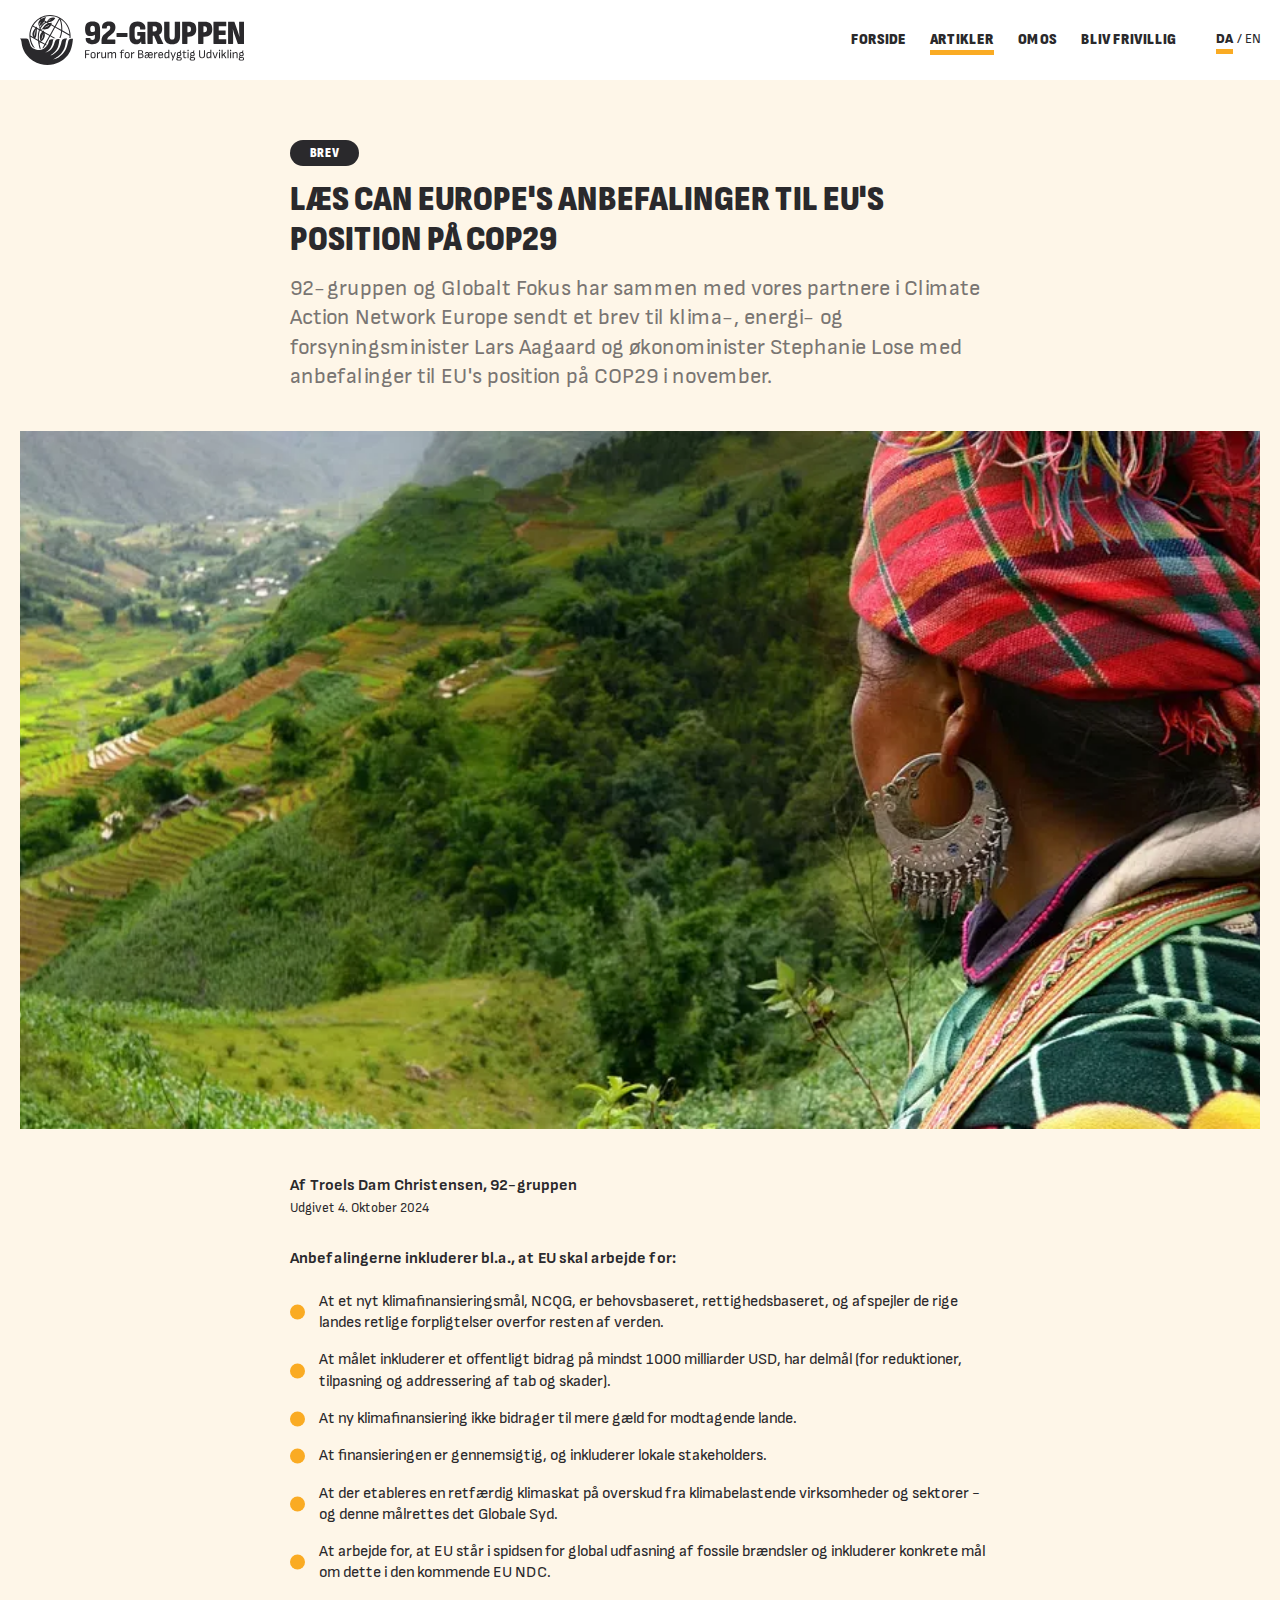
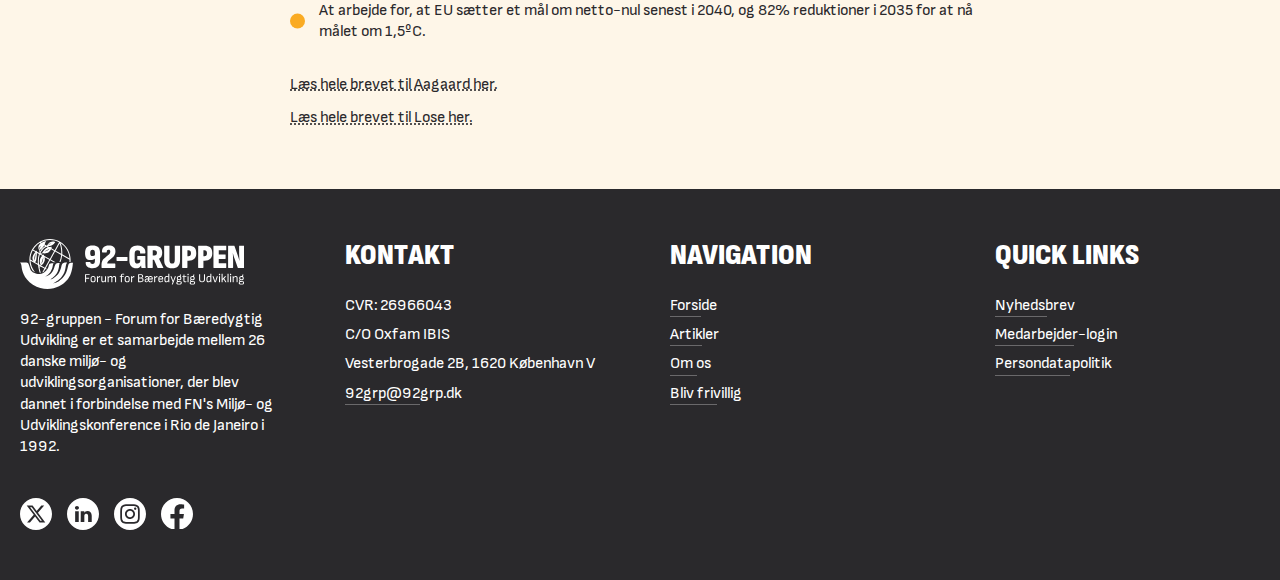
<file: 800-laes-can-europe-s-anbefalinger-til-eu-s-position-pa-cop29.html>
<!DOCTYPE html>
<html lang="da">
<head>
    <meta charset="UTF-8">
    <meta name="viewport" content="width=device-width, initial-scale=1.0">
    <link rel="icon" type="image/png" href="favicon-32x32.png" sizes="32x32">
    <link rel="icon" type="image/png" href="favicon-16x16.png" sizes="16x16">
    <link rel="stylesheet" href="css/styles.css">
    <script src="js/main.js" defer></script>
    <title>Artikel - Artikler - 92-gruppen</title>
    <meta name="description" content="Læs væres breve til ministre: CAN Europe's anbefalinger til EU's position på COP29">

</head>
<body>
    <header class="header">
        <div class="header-inner">

            <a aria-label="Gå til forsiden" href="./index.html" class="header__home-link">
                <svg class="header__logo" xmlns="http://www.w3.org/2000/svg" viewBox="0 0 2241.64844 500"><path d="M127.02908,318.50514c7.04937,5.47862,14.80049,9.72177,23.03879,12.84944-26.72786-32.09035-42.37814-71.81839-45.01247-112.96145l75.13716,42.00246c3.65485,31.0014,10.92339,58.7267,16.96033,77.98721,3.64754-.13458,7.30123-.41682,10.953-.81018-4.23355-13.17667-9.22651-30.85566-13.12976-51.14207,2.50014-2.92772,6.13729-7.39659,9.62603-12.38995l39.11127,21.86332-21.49226,38.44721c6.44991-2.449,12.50107-6.06501,17.99507-10.24356l12.84483-22.97804,6.8525,3.83057c2.66586-3.18689,4.92145-6.12076,6.66908-8.53707l-8.29752-4.63844,43.75856-78.27791,33.80915,18.89984c6.78675-.3203,13.5908-.61023,20.38293-.87093l-48.96839-27.37385,43.75856-78.27829,60.47625,33.80722c-2.1806,22.55122-7.64076,46.63321-17.83434,70.66675,3.91593-.09805,7.80226-.18995,11.65052-.27224,8.57629-21.71067,13.60041-43.77086,15.97558-64.9209l74.02937,41.38377c.00038,7.55963-.44681,15.14194-1.33697,22.70811,3.8571.00807,7.48272.02038,10.81842.0373,8.89737-79.96594-29.72326-161.33345-104.24711-202.99177C352.49902-.56537,296.85154-7.11448,243.87724,7.87865c-52.98046,14.98391-96.95088,49.70436-123.81486,97.76606-26.86706,48.05862-33.41002,103.70302-18.42304,156.6804,5.70971,20.18797,14.30254,39.05551,25.38974,56.18003ZM157.38256,142.38504s-9.63141,61.51599-8.69934,71.76878c0,0-15.53415-19.26282,8.69934-71.76878ZM178.89905,247.40696l-27.56073-15.40688c12.94173-6.41953,14.98737-52.9993,16.03749-61.40179.5587-4.47118,1.30429-18.4538,1.90952-31.30516l19.74616,11.03836c-10.86687,31.33631-12.67833,65.40924-10.13244,97.07546ZM193.50651,278.30261c-.64368-3.7602-1.2543-7.57655-1.79955-11.47056l7.36429,4.11665c-1.89298,2.67317-3.81711,5.17792-5.56475,7.35391ZM204.79712,261.88445l-14.66399-8.19754c-3.24495-31.7562-2.22021-66.3963,8.41403-98.03599l22.60198,12.63488c-34.66393,35.54909-21.04007,78.48516-15.49262,91.87832-.28762.57409-.54448,1.13971-.8594,1.72033ZM241.0691,64.4159l11.46826,6.41107c-23.95318,14.78665-40.76777,33.6315-52.34446,54.60735-1.9945-4.5377-3.84826-9.97286-4.09627-14.42482,20.77129-12.20845,35.21495-30.00511,44.97248-46.59361ZM192.74286,105.27057s-6.08539-19.59697,16.97494-38.46374c0,0-14.4129,27.89449-16.97494,38.46374ZM277.07154,84.92802c-24.73952,9.63295-38.20034,26.96665-54.8123,52.19296-5.5263,2.24943-12.86982,4.2024-18.60376,5.54668,11.35598-25.92922,30.08124-49.08644,59.64146-65.82605l14.19872,7.93722c-.13535.05076-.29223.09767-.42412.14919ZM292.69529,97.06688c-12.0062,23.12185-47.57221,26.40679-47.57221,26.40679,21.77911-8.96773,47.57221-26.40679,47.57221-26.40679ZM232.87964,182.77445c-1.86414,56.54494-20.42561,63.38013-20.42561,63.38013,4.11934-4.97105,20.42561-63.38013,20.42561-63.38013ZM248.93712,286.55898l-38.63985-21.59993c.34107-.62638.61677-1.24353.93053-1.86684,13.52889-5.22291,29.58137-22.01444,35.78173-48.58349,2.66625-11.42519,1.58421-22.65773-.75212-32.18725l46.43788,25.95959-43.75817,78.27791ZM297.91897,198.93575l-56.75373-31.72621c-2.96464-6.88249-5.69125-11.12373-5.69125-11.12373-2.11793,1.50539-4.09973,3.03923-5.9981,4.58922l-22.1744-12.39571c5.97964-1.46694,13.12438-3.49681,18.57531-5.8589,13.0244,2.18483,43.58744,5.00489,64.1088-11.66859,10.62731-8.63474,17.04146-18.44342,20.9647-27.27118l30.72685,17.17681-43.75817,78.27829ZM494.90879,194.04775l-72.56243-40.56282c3.49873-50.27345-7.10859-93.75169-17.7259-112.2847,54.41509,34.45706,86.40239,92.18516,90.28833,152.84752ZM412.36081,147.90287l-56.11005-31.36553,39.30199-70.30608c7.63192,13.22666,19.27859,52.94777,16.80806,101.67161ZM246.79343,18.18374c17.65708-4.99566,35.61869-7.46581,53.47879-7.46581,31.19519,0,62.02932,7.63768,90.30333,22.46548l-43.67396,78.12756-32.25492-18.03044c2.33479-8.40518,2.4167-14.52133,2.4167-15.43418,0,0-12.4457,1.00782-24.3973,3.1469l-17.82588-9.96479c63.78119,2.40901,76.79905-41.08885,76.79905-41.08885-48.90764-20.43945-76.06808,26.27067-82.04619,38.15574l-23.39409-13.07746c9.5745-18.93675,12.95942-34.24327,12.95942-34.24327,0,0-21.55801,5.71932-42.08129,17.96392l-8.96235-5.00989c12.17692-6.45414,25.10212-11.70512,38.67869-15.54492ZM283.61604,61.59969s14.99429-15.63413,23.32141-17.87625c0,0-9.54413,11.85854-23.32141,17.87625ZM197.27287,39.93324l9.74869,5.44978c-5.17369,3.82326-10.0167,8.10834-14.09913,12.88405-16.62272,19.44509-8.21946,40.53206-3.04923,49.77242-.83594,8.26637,3.8348,18.9083,6.64755,24.39845-1.25468,2.58012-2.49629,5.166-3.60486,7.79995l-23.09032-12.90789c.31761-7.28547.52717-12.54952.52717-12.54952-1.02013.91823-4.23393,3.79366-8.48132,8.10295l-29.73595-16.62272c16.3028-27.41653,38.59563-49.98775,65.13738-66.32747ZM126.91642,115.60834l27.44691,15.34343c-10.74844,12.21461-23.70209,30.05817-28.66506,49.69398-5.36941,21.2454,5.07718,36.33159,13.61002,44.62949l-34.66662-19.37895c-.00077-30.57304,7.19626-61.51099,22.27475-90.28795ZM63.34077,236.15558c26.79472,0,28.2229,34.88785,40.40231,67.36629,12.17942,32.47844,53.18345,47.49973,88.09778,47.49973s48.71767-12.99138,71.0466-34.91433c22.32893-21.92295,23.14089-47.90571,29.63658-62.92699,6.49569-15.02128,43.03394-10.96148,43.03394-10.96148-3.829,6.62517-5.99121,15.69586-10.14951,37.35021-2.13552,11.12069-5.59096,21.57404-16.6452,42.62796-19.32854,36.81313-55.82957,51.96551-55.82957,51.96551,50.95781-6.0847,72.25861-47.83071,81.46183-66.03707,10.39771-20.56937,12.52992-44.38964,22.67943-57.38102,10.14951-12.99138,40.19208-8.93157,40.19208-8.93157-5.45809,4.60447-6.54274,38.71903-12.13831,57.96372-4.11971,14.16882-7.56012,35.24728-34.14347,66.26633-19.56563,22.83035-47.90571,40.19208-47.90571,40.19208,29.63658-4.87177,67.79875-40.19208,80.38415-57.67933,12.5854-17.48726,25.2652-47.04232,32.88443-85.22583,6.71526-33.65332,54.80738-26.53767,54.80738-26.53767-8.11961,3.91088-11.89323,26.63734-16.6452,55.36229-3.93681,23.79741-11.10151,50.34421-38.97413,88.50376-23.32752,31.93698-82.41405,63.33297-82.41405,63.33297,38.0535-11.52954,53.02674-15.02085,92.23523-54.21954,43.94244-43.93145,51.30489-106.17666,58.28732-133.27389,6.081-23.599,47.30771-17.92739,47.30771-17.92739,0,0-2.78485,7.27654-4.34278,27.52012-.60675,7.884-7.60292,62.59844-24.67491,97.3311-17.07198,34.73266-47.27148,77.8511-111.43859,109.64032-64.16712,31.78921-164.24427,45.32906-261.37797-15.89461C31.9844,395.94359,17.64254,302.26749,15.3903,273.36375c-2.25224-28.90374-15.3903-37.20818-15.3903-37.20818h63.34077ZM1256.65747,284.93173c.67944,3.1745-.67944,4.75623-4.07678,4.75623h-34.99084c-2.2666,0-3.62549-1.35895-4.07666-4.07678-.67944-2.4895-1.18896-5.6051-1.52893-9.34186-.33948-3.7373-.6261-7.64404-.849-11.72028h-.67944c-2.94604,5.43512-6.51343,10.24969-10.70129,14.43756-4.19348,4.19342-9.28906,7.47406-15.28699,9.85187-6.00342,2.37842-13.3075,3.56732-21.91211,3.56732-20.83936,0-37.53857-6.67792-50.1084-20.04321-12.56909-13.36084-18.85425-33.51575-18.85425-60.46967v-63.52753c0-27.62836,7.01733-48.52106,21.06274-62.67804,14.03967-14.15088,34.08289-21.23212,60.12964-21.23212,18.34473,0,33.51562,3.1745,45.52258,9.51239,12.00134,6.34296,20.89221,15.117,26.66785,26.32782,5.77515,11.21082,7.98291,24.28998,6.62402,39.23755-.22778,2.94562-1.58667,4.4162-4.07617,4.4162h-44.84277c-2.495,0-3.7373-1.69836-3.7373-5.09564.45117-8.60468-1.30542-15.34039-5.26562-20.21326-3.96509-4.86731-10.70068-7.30402-20.21313-7.30402-9.74023,0-16.98535,2.94617-21.7417,8.8324-4.7561,5.89233-7.13403,15.51587-7.13403,28.87616v59.11078c0,13.36584,2.26123,22.93103,6.79407,28.70618,4.52795,5.77515,11.77356,8.66296,21.74219,8.66296,9.05579,0,15.90808-2.4895,20.55261-7.47406,4.63965-4.979,6.9646-12.22974,6.9646-21.74158v-9.51245h-25.81885c-2.71729,0-4.07617-1.58167-4.07617-4.75568v-27.1778c0-2.94061,1.35889-4.4162,4.07617-4.4162h73.37939c2.4895,0,3.73669,1.47559,3.73669,4.4162v58.09186c0,10.64801.22278,20.38318.67957,29.21564.45105,8.83295,1.13049,16.4231,2.03833,22.76105ZM1070.59839,179.61942h-100.55615c-3.1745,0-4.75623,1.47559-4.75623,4.4162v30.23511c0,3.17395,1.58173,4.75623,4.75623,4.75623h100.55615c2.94067,0,4.41675-1.58228,4.41675-4.75623v-30.23511c0-2.94061-1.47607-4.4162-4.41675-4.4162ZM782.65649,82.97006c12.00189,12.34637,18.00537,31.88013,18.00537,58.60132v74.73773c0,25.13885-6.23181,44.10986-18.68488,56.90234-12.45801,12.7981-31.14233,19.19434-56.05341,19.19434-22.42108,0-39.63531-4.92621-51.63672-14.77759-12.0069-9.85187-18.00537-24.40161-18.00537-43.65369,0-3.39734,1.58221-5.09625,4.75623-5.09625h38.38806c3.39728,0,5.09564,1.69891,5.09564,5.09625,0,4.75562,1.64056,8.49292,4.92621,11.21021,3.28009,2.71783,8.54578,4.07678,15.79645,4.07678,8.1535,0,14.15143-2.20782,18.00543-6.62457,3.84839-4.41626,5.77509-11.72028,5.77509-21.91162v-23.22668c-5.77612,3.54578-12.0014,6.47534-18.68427,8.78857-8.83301,3.05731-17.78204,4.58624-26.83783,4.58624-18.34485,0-31.76349-5.60516-40.25641-16.81592-8.49298-11.21082-12.73975-28.13843-12.73975-50.78778,0-27.17731,6.11511-47.10382,18.34485-59.79022,12.22974-12.68085,31.13733-19.02429,56.73291-19.02429,26.04169,0,45.06543,6.17346,57.07239,18.51483ZM749.0246,162.186v-24.69141c0-10.41467-1.75726-18.05817-5.26562-22.93103-3.51398-4.86737-9.57025-7.30408-18.17487-7.30408-8.38129,0-14.32642,2.37836-17.83539,7.13403-3.51398,4.75623-5.26569,12.5697-5.26569,23.44055v7.13403c0,8.61017,1.75171,15.00641,5.26569,19.19427,3.50897,4.19342,8.66296,6.28461,15.45758,6.28461,5.20679,0,10.41412-1.01892,15.62701-3.05731,3.34888-1.31104,6.74695-3.0495,10.19128-5.20367ZM888.341,215.28964c4.86737-4.29956,10.24469-8.60406,16.13647-12.90918,5.88678-4.29956,11.77362-9.00244,17.66541-14.09808,5.88678-5.09564,11.26355-10.64301,16.13647-16.64648,4.86786-5.99792,8.7746-12.96191,11.72021-20.89209,2.94061-7.92523,4.4162-17.0976,4.4162-27.51727,0-19.7038-5.66345-34.42297-16.9859-44.16321-11.3269-9.73523-28.08508-14.60809-50.27777-14.60809-22.42163,0-39.52417,5.72235-51.29724,17.15594-11.77911,11.43854-16.9859,27.46393-15.62701,48.06995.22278,3.17395,1.81006,4.75616,4.75568,4.75616h38.38806c3.16895,0,4.75623-1.58221,4.75623-4.75616-.22833-7.24573,1.01892-12.68085,3.73676-16.30652,2.71783-3.62006,7.24567-5.43567,13.58862-5.43567,6.11511,0,10.47302,1.2478,13.07916,3.7373,2.6012,2.49451,3.90674,6.45459,3.90674,11.88971v3.7373c0,7.0224-2.09668,13.41864-6.28455,19.19379-4.19342,5.77509-9.62915,11.2691-16.30652,16.47644-6.68292,5.21234-13.70526,10.64801-21.06268,16.30646-7.36237,5.66345-14.3847,11.94806-21.06207,18.85431-6.68298,6.91071-12.11865,14.94757-16.30652,24.12-4.19342,9.17242-6.2851,19.87323-6.2851,32.10291v30.57458c0,3.1745,1.58221,4.75623,4.75616,4.75623h128.75287c3.16895,0,4.75623-1.58173,4.75623-4.75623v-34.65076c0-3.39734-1.58728-5.09625-4.75623-5.09625h-76.43616c0-6.11456,1.47003-11.55023,4.41626-16.30646,2.94061-4.75568,6.84735-9.28351,11.72021-13.58862ZM2058.61328,67.17307h-119.92029c-2.7179,0-4.07568,1.47559-4.07568,4.4162v213.6825c0,2.94562,1.35779,4.4162,4.07568,4.4162h119.92029c2.71802,0,4.0769-1.47058,4.0769-4.4162v-37.70862c0-2.94061-1.35889-4.4162-4.0769-4.4162h-71.00037v-43.48431h64.54578c2.71802,0,4.0769-1.58173,4.0769-4.75568v-34.99133c0-2.94061-1.35889-4.4162-4.0769-4.4162h-64.54578v-41.78534h71.00037c2.71802,0,4.0769-1.47003,4.0769-4.4162v-37.70862c0-2.94061-1.35889-4.4162-4.0769-4.4162ZM2237.23169,67.17307h-41.78418c-2.71777,0-4.0769,1.47559-4.0769,4.4162v74.73773c0,5.8924.22241,13.24921.67896,22.0816.45117,8.83301.96118,17.66541,1.52905,26.49835.56226,8.83246,1.07227,16.19482,1.52881,22.0816h-.67993c-1.35889-4.979-3.05688-10.81244-5.0957-17.49536-2.03784-6.67792-4.13452-13.53033-6.28442-20.55322-2.15454-7.0174-4.36353-13.36029-6.62476-19.02435l-31.59399-89.6853c-.90674-2.03833-2.49463-3.05725-4.75562-3.05725h-55.03467c-2.71777,0-4.07544,1.47559-4.07544,4.4162v213.6825c0,2.94562,1.35767,4.4162,4.07544,4.4162h41.44653c3.16895,0,4.75562-1.47058,4.75562-4.4162v-71.00104c0-6.56622-.16992-14.20978-.51001-22.93103-.33887-8.71576-.73779-17.54877-1.18896-26.4978-.45654-8.94409-1.0188-16.58759-1.69873-22.93109h1.02002c2.26099,8.1535,4.8667,17.38428,7.81348,27.68726,2.93994,10.30804,6.1145,19.98993,9.51123,29.04565l31.59399,87.98694c.90234,2.03839,2.48999,3.05731,4.75562,3.05731h54.69458c2.94116,0,4.41675-1.47058,4.41675-4.4162V71.58926c0-2.94061-1.47559-4.4162-4.41675-4.4162ZM1904.04443,86.19736c12.45361,12.6864,18.68481,31.59344,18.68481,56.73291,0,24.23663-6.45459,42.80426-19.36377,55.71344s-32.05066,19.36377-57.41235,19.36377h-11.55029v67.26428c0,2.94562-1.47559,4.4162-4.41675,4.4162h-44.50317c-2.71777,0-4.07568-1.47058-4.07568-4.4162V71.58926c0-2.94061,1.35791-4.4162,4.07568-4.4162h59.79028c26.72168,0,46.31323,6.3429,58.77124,19.02429ZM1869.73364,143.26974c0-10.64246-1.9856-18.22821-5.94556-22.76105-3.9646-4.52789-10.13806-6.79462-18.51489-6.79462h-10.87036v58.0918h10.53149c8.37573,0,14.60693-2.31946,18.68359-6.96399,4.0769-4.63959,6.11572-11.83197,6.11572-21.57214ZM1596.67554,67.17307h-44.84326c-2.71777,0-4.07678,1.47559-4.07678,4.4162v135.88684c0,13.81702-2.03784,23.61053-6.11462,29.38568-4.07666,5.77515-10.87134,8.66296-20.38379,8.66296-9.06006,0-15.74365-2.94061-20.0426-8.83295-4.30457-5.88629-6.45459-15.62701-6.45459-29.2157V71.58926c0-2.94061-1.2478-4.4162-3.73669-4.4162h-44.84326c-2.94556,0-4.41565,1.47559-4.41565,4.4162v137.92523c0,27.85675,6.67688,48.63831,20.0426,62.33807,13.36035,13.70581,33.17529,20.55322,59.4502,20.55322,26.27063,0,46.08545-6.84741,59.45142-20.55322,13.36023-13.69977,20.0426-34.48132,20.0426-62.33807V71.58926c0-2.94061-1.35889-4.4162-4.07556-4.4162ZM1744.03979,86.19736c12.45361,12.6864,18.68481,31.59344,18.68481,56.73291,0,24.23663-6.45459,42.80426-19.36377,55.71344s-32.05066,19.36377-57.41235,19.36377h-11.55029v67.26428c0,2.94562-1.47559,4.4162-4.41675,4.4162h-44.50317c-2.71777,0-4.07568-1.47058-4.07568-4.4162V71.58926c0-2.94061,1.35791-4.4162,4.07568-4.4162h59.79028c26.72168,0,46.31323,6.3429,58.77124,19.02429ZM1709.729,143.26974c0-10.64246-1.9856-18.22821-5.94556-22.76105-3.9646-4.52789-10.13806-6.79462-18.51489-6.79462h-10.87036v58.0918h10.53149c8.37573,0,14.60693-2.31946,18.68359-6.96399,4.0769-4.63959,6.11572-11.83197,6.11572-21.57214ZM1432.49292,283.91281c1.58228,3.85339.68005,5.77515-2.71777,5.77515h-49.59888c-2.49451,0-4.19336-1.01892-5.0957-3.05731l-34.99072-79.49396h-12.56909v78.13507c0,2.94562-1.47632,4.4162-4.41687,4.4162h-44.50256c-2.7179,0-4.0769-1.47058-4.0769-4.4162V71.58926c0-2.94061,1.35901-4.4162,4.0769-4.4162h64.88635c27.39954,0,47.39001,5.72235,59.95911,17.15594,12.57031,11.43854,18.85486,28.93396,18.85486,52.48615,0,15.40424-2.54785,28.25507-7.64343,38.55804-5.0957,10.30798-13.19592,17.83484-24.28955,22.59106v.33942l42.12427,85.60913ZM1369.30603,138.51352c0-8.8324-1.9856-15.2287-5.94568-19.19379-3.9646-3.96008-10.36133-5.94513-19.19385-5.94513h-16.64575v50.6178h15.96692c8.8324,0,15.34033-2.03839,19.53381-6.11456,4.18774-4.07678,6.28455-10.53137,6.28455-19.36432ZM1143.1604,372.05173c.16248,1.70892.22339,3.45892.18359,5.24878-.04224,1.79095-.18359,3.49988-.42749,5.12677-.16418.896-.69263,1.22095-1.58704.97589-.65198-.16193-1.34241-.28394-2.07483-.36597-.73242-.0799-1.50708-.12201-2.31946-.12201-2.03491,0-4.06995.448-6.10315,1.34296-2.03552.89606-3.9884,2.13586-5.85925,3.72278-1.34753,1.14172-2.60669,2.42584-3.7843,3.841v38.45502c0,.81506-.4082,1.22095-1.22046,1.22095h-7.93457c-.81409,0-1.22046-.40588-1.22046-1.22095v-43.82196c0-2.27667-.06104-4.49573-.18311-6.65265-.12183-2.15472-.34705-4.33276-.67139-6.5307-.16406-.89386.2439-1.34186,1.22046-1.34186h7.44604c.81299,0,1.26099.36597,1.34302,1.09784.32434,1.54706.56836,3.31696.73242,5.30975.10181,1.25464.16833,2.37341.20642,3.38562,1.38757-1.79828,2.9248-3.43665,4.61487-4.91156,2.2373-1.95288,4.51685-3.49768,6.83618-4.6377,2.31885-1.13892,4.45532-1.70892,6.4082-1.70892,1.46497,0,2.56335.12201,3.2959.36597.65039.16412,1.01685.57001,1.09839,1.22095ZM2158.05688,370.46481c-2.76685,0-5.39185.40808-7.87256,1.21985-2.48413.81512-4.96484,2.11707-7.44678,3.90692-1.92065,1.38544-3.92871,3.11975-6.0188,5.18634-.00879-.08258-.01489-.15857-.02393-.24255-.16309-1.50488-.32617-2.94873-.48804-4.33386-.16406-1.38287-.32593-2.39978-.48779-3.05188-.16431-.81177-.61011-1.21985-1.34302-1.21985h-7.44556c-.97705,0-1.38525.53009-1.22095,1.58582.16187,1.46497.34473,3.521.54883,6.16473.20288,2.646.30493,5.02582.30493,7.14062v43.45599c0,.81506.40698,1.22095,1.22095,1.22095h7.93481c.81274,0,1.22095-.40588,1.22095-1.22095v-40.31299c3.67188-3.44812,6.80957-5.96881,9.39844-7.53668,3.0918-1.87085,6.22559-2.80792,9.39966-2.80792,3.33569,0,5.83765.93707,7.50659,2.80792,1.66675,1.87305,2.50293,4.84283,2.50293,8.91052v38.93915c0,.81506.40576,1.22095,1.22095,1.22095h7.93359c.81274,0,1.22095-.40588,1.22095-1.22095v-39.42712c0-6.7536-1.54712-11.84039-4.63892-15.25824-3.09277-3.41785-7.56763-5.12677-13.42725-5.12677ZM2106.05859,347.27188c-2.3623,0-4.07104.63104-5.12695,1.89191-1.05908,1.26312-1.58691,2.8689-1.58691,4.82178v1.22101c0,1.95288.52783,3.56085,1.58691,4.82068,1.05591,1.26306,2.76465,1.89301,5.12695,1.89301,2.35864,0,4.06763-.62994,5.12671-1.89301,1.05566-1.25983,1.58691-2.8678,1.58691-4.82068v-1.22101c0-1.95288-.53125-3.55865-1.58691-4.82178-1.05908-1.26086-2.76807-1.89191-5.12671-1.89191ZM1090.80664,376.44547c4.27222,3.98895,6.40869,10.0517,6.40869,18.18817v14.1593c0,8.13873-2.11694,14.20251-6.34766,18.18817-4.23242,3.98895-10.49756,5.98175-18.7981,5.98175-8.22021,0-14.46484-1.9928-18.73718-5.98175-4.27234-3.98566-6.40869-10.04944-6.40869-18.18817v-14.1593c0-8.13647,2.11536-14.19922,6.34778-18.18817,4.2301-3.9856,10.49744-5.98065,18.7981-5.98065,8.21851,0,14.46472,1.99506,18.73706,5.98065ZM1086.83984,395.61063c0-5.37183-1.15991-9.37854-3.47937-12.02454-2.31885-2.64264-6.08386-3.96674-11.29089-3.96674-5.20886,0-8.97217,1.3241-11.29102,3.96674-2.31934,2.646-3.47937,6.65271-3.47937,12.02454v12.20642c0,5.37073,1.16003,9.37964,3.47937,12.02344,2.31885,2.646,6.08215,3.96674,11.29102,3.96674,5.20703,0,8.97205-1.32074,11.29089-3.96674,2.31946-2.6438,3.47937-6.65271,3.47937-12.02344v-12.20642ZM1230.9856,395.97659c2.80737,3.41785,4.2113,7.93469,4.2113,13.54938,0,7.48773-2.50244,13.02148-7.5072,16.6012-5.00476,3.58197-12.83789,5.37073-23.4978,5.37073h-21.8501c-.81445,0-1.22095-.40588-1.22095-1.22095v-77.51233c0-.81287.40649-1.22101,1.22095-1.22101h21.72803c9.2771,0,16.21362,1.64795,20.81201,4.94379,4.59668,3.29584,6.89722,8.32172,6.89722,15.07532,0,4.39484-1.05859,7.95569-3.17383,10.68158-2.11707,2.72693-5.57544,4.9848-10.37549,6.77466v.24396c5.69507,1.05798,9.948,3.29584,12.75586,6.71368ZM1191.49695,385.84506h12.08435c6.18359,0,10.69995-1.03796,13.54932-3.11285,2.8479-2.07489,4.27246-5.34967,4.27246-9.82654,0-4.55676-1.44556-7.77057-4.33337-9.64355-2.8894-1.87085-7.7511-2.80682-14.58679-2.80682h-10.98596v25.38977ZM1224.8208,408.79294c0-5.04468-1.60742-8.7276-4.82129-11.04645-3.21594-2.31885-8.40369-3.47882-15.56372-3.47882h-12.93884v28.19769h12.57288c7.48608,0,12.81689-1.05682,15.99072-3.17383,3.17334-2.11591,4.76025-5.61584,4.76025-10.4986ZM2241.64844,438.08963c0,6.18359-2.21777,10.63831-6.65259,13.36633-4.43579,2.72589-11.49561,4.08881-21.17798,4.08881-9.52148,0-16.37842-1.28088-20.56909-3.84479-4.19189-2.56287-6.28564-6.45087-6.28564-11.65747,0-3.33801.79297-6.24683,2.37988-8.7276,1.23071-1.92474,2.96875-3.56451,5.20288-4.92688-2.04248-1.75073-3.06689-4.48102-3.06689-8.1955,0-2.60388.61084-4.77966,1.83081-6.5307.9668-1.3847,2.47778-2.9129,4.51587-4.57886-3.66113-3.41791-5.4917-8.6662-5.4917-15.74518,0-7.07965,1.84961-12.32837,5.55371-15.74622,3.70166-3.41785,9.46045-5.12677,17.27197-5.12677,2.28052,0,4.35938.18048,6.28125.50146.31519-2.66467.64258-4.96948.98242-6.91016.4458-2.56396.8728-4.73975,1.28101-6.5307.24512-.97699.73315-1.46497,1.46484-1.46497h7.69067c.89404,0,1.22119.40808.97607,1.22095-.81396,2.52295-1.5061,5.20886-2.07495,8.05664-.45312,2.2652-.98486,5.26208-1.5918,8.96704.58569.41797,1.14331.86115,1.65283,1.34747,3.62085,3.45996,5.43164,8.7276,5.43164,15.80725s-1.81079,12.30951-5.43164,15.68628c-3.62183,3.37683-9.29761,5.0658-17.02832,5.0658-4.15332,0-7.69775-.52191-10.67554-1.5296-.78662.49951-1.43164,1.0462-1.89673,1.65161-.81519,1.05792-1.22095,2.27887-1.22095,3.6618,0,1.4649.48779,2.50183,1.46484,3.11285.97607.60992,2.48096.99695,4.51562,1.15887l20.26416,1.22095c4.7998.32605,8.40161,1.85199,10.80273,4.57782,2.39966,2.72693,3.60059,6.73254,3.60059,12.02344ZM2202.70947,391.45981c0,4.31494.89478,7.34467,2.68579,9.0946,1.78882,1.74994,4.92261,2.62384,9.39844,2.62384,4.55688,0,7.70972-.8739,9.46069-2.62384,1.74878-1.74994,2.62378-4.77966,2.62378-9.0946,0-4.39374-.896-7.48553-2.68481-9.27655-1.79102-1.78986-4.9248-2.68591-9.39966-2.68591-4.47583,0-7.60962.89606-9.39844,2.68591-1.79102,1.79102-2.68579,4.88281-2.68579,9.27655ZM2231.39502,437.60165c0-2.36206-.57007-4.1109-1.70898-5.24872-1.14111-1.13892-3.01196-1.74994-5.61475-1.83203l-21.32056-1.15167c-1.42603.70831-2.5437,1.63824-3.33716,2.79962-1.14111,1.66785-1.70898,3.64185-1.70898,5.92078,0,3.25372,1.22095,5.51154,3.66187,6.77466,2.44189,1.26093,6.75366,1.89191,12.93945,1.89191,6.42749,0,10.88208-.6521,13.36621-1.95288,2.48071-1.30304,3.7229-3.70398,3.7229-7.20166ZM800.98981,370.83078c-.73248-.24396-1.83093-.36597-3.29584-.36597-1.95288,0-4.08929.57001-6.4082,1.70892-2.3194,1.14001-4.59888,2.68481-6.83618,4.6377-1.69012,1.47491-3.22729,3.11328-4.61487,4.91162-.03809-1.01221-.10455-2.13104-.20636-3.38568-.16412-1.9928-.40814-3.7627-.73248-5.30975-.08209-.73187-.53009-1.09784-1.34296-1.09784h-7.44617c-.97644,0-1.38452.448-1.2204,1.34186.32434,2.19794.5495,4.37598.67145,6.5307.12201,2.15692.18298,4.37598.18298,6.65265v43.82196c0,.81506.40643,1.22095,1.2204,1.22095h7.93469c.81232,0,1.2204-.40588,1.2204-1.22095v-38.45502c1.17767-1.41516,2.43683-2.69928,3.78436-3.841,1.87085-1.58691,3.82373-2.82672,5.85925-3.72278,2.03326-.89496,4.06824-1.34296,6.10315-1.34296.81232,0,1.58698.04211,2.3194.12201.73248.08203,1.42285.20404,2.07489.36597.89441.24506,1.42279-.0799,1.58691-.97589.24402-1.62689.38538-3.33582.42755-5.12677.03992-1.78986-.02106-3.53986-.18353-5.24878-.08154-.65094-.44806-1.05682-1.09845-1.22095ZM749.7345,376.44547c4.27228,3.98895,6.40869,10.0517,6.40869,18.18817v14.1593c0,8.13873-2.117,14.20251-6.34772,18.18817-4.23236,3.98895-10.4975,5.98175-18.7981,5.98175-8.22021,0-14.46478-1.9928-18.73712-5.98175-4.27228-3.98566-6.40869-10.04944-6.40869-18.18817v-14.1593c0-8.13647,2.11536-14.19922,6.34772-18.18817,4.23016-3.9856,10.4975-5.98065,18.7981-5.98065,8.21857,0,14.46478,1.99506,18.73712,5.98065ZM745.7677,395.61063c0-5.37183-1.15997-9.37854-3.47937-12.02454-2.31885-2.64264-6.0838-3.96674-11.29095-3.96674-5.2088,0-8.97211,1.3241-11.29095,3.96674-2.3194,2.646-3.47937,6.65271-3.47937,12.02454v12.20642c0,5.37073,1.15997,9.37964,3.47937,12.02344,2.31885,2.646,6.08215,3.96674,11.29095,3.96674,5.20715,0,8.97211-1.32074,11.29095-3.96674,2.3194-2.6438,3.47937-6.65271,3.47937-12.02344v-12.20642ZM695.18329,351.54361h-43.45599c-.81451,0-1.22095.40814-1.22095,1.22101v77.51233c0,.81506.40643,1.22095,1.22095,1.22095h7.93414c.81287,0,1.22095-.40588,1.22095-1.22095v-33.69043h29.66211c.81232,0,1.2204-.40588,1.2204-1.22095v-6.59058c0-.81287-.40808-1.22101-1.2204-1.22101h-29.66211v-26.61078h34.3009c.81232,0,1.2204-.40582,1.2204-1.22095v-6.95764c0-.81287-.40808-1.22101-1.2204-1.22101ZM860.84961,423.44125c-.12201-2.35876-.18298-4.63879-.18298-6.83563v-43.45599c0-.81177-.40808-1.21985-1.22095-1.21985h-7.93414c-.81451,0-1.2204.40808-1.2204,1.21985v40.26392c-3.59399,3.4873-6.67053,6.02618-9.21606,7.58691-3.05188,1.87305-6.08435,2.80676-9.09406,2.80676-3.01196,0-5.22992-.95483-6.65271-2.8678-1.42505-1.91187-2.13641-4.86169-2.13641-8.85065v-38.93915c0-.81177-.40814-1.21985-1.22046-1.21985h-7.93463c-.81396,0-1.2204.40808-1.2204,1.21985v39.42822c0,6.59167,1.38287,11.63751,4.15027,15.13629,2.76581,3.49988,6.7536,5.24872,11.96246,5.24872,2.60327,0,5.18774-.448,7.7511-1.34296s5.14618-2.23676,7.75171-4.02777c2.18787-1.50421,4.37585-3.34497,6.565-5.48175.073,1.15216.15833,2.29236.27063,3.40576.16193,1.62909.36597,3.216.60992,4.7608.08044.81506.56836,1.22095,1.46497,1.22095h6.83569c1.05682,0,1.50482-.40588,1.34296-1.22095-.32605-2.19684-.5495-4.47467-.67151-6.83569ZM1039.3811,348.61484c-1.38452-.56891-3.052-1.03796-5.00488-1.40393s-3.86572-.55005-5.73718-.55005c-6.18524,0-11.04694,1.64795-14.58679,4.94379-3.53979,3.29584-5.30969,7.95569-5.30969,13.97742v6.34772h-9.3996c-.32605,0-.60999.10199-.85449.30493-.24396.2041-.36597.50903-.36597.91492v6.46973c0,.32605.12201.60992.36597.85498.24451.24402.52844.36597.85449.36597h9.3996v49.43665c0,.32605.12195.61102.36597.85504.24396.24396.52838.36591.85443.36591h7.93408c.40643,0,.71143-.12195.91602-.36591.20184-.24402.30499-.52899.30499-.85504v-49.43665h17.69958c.40649,0,.71143-.12195.91553-.36597.20239-.24506.30493-.52893.30493-.85498v-6.46973c0-.81177-.40808-1.21985-1.22046-1.21985h-17.69958v-6.10376c0-3.33575.87329-5.8598,2.62433-7.56873,1.74884-1.70886,4.29181-2.56281,7.62921-2.56281,1.46484,0,3.0918.18298,4.88281.54895,1.7887.36597,3.33569.83618,4.63818,1.40393,1.13892.48798,1.89246.6521,2.25842.48798.36658-.16193.54944-.48798.54944-.97589v-6.46973c0-.81287-.77466-1.50488-2.31934-2.07489ZM1322.52295,376.56747c3.86426,4.07098,5.79834,9.72565,5.79834,16.96716v9.03369c0,.81396-.4082,1.22095-1.22046,1.22095h-35.76587v4.39374c0,5.61469,1.03809,9.62469,3.11292,12.02338,2.07483,2.40204,5.51208,3.60083,10.31445,3.60083,3.74231,0,6.67212-.60992,8.78918-1.83087,2.11475-1.21991,3.17383-2.84674,3.17383-4.88281,0-1.38177.4458-2.07489,1.34241-2.07489h7.93469c.81226,0,1.22046.93713,1.22046,2.80792,0,4.55786-2.11719,8.22076-6.3479,10.98541-4.23169,2.76581-9.92908,4.15088-17.08911,4.15088-5.37073,0-9.74609-.99805-13.12183-2.99091-3.37793-1.9928-5.79822-4.98364-7.26318-8.9715-3.9884,4.06989-7.83325,7.07965-11.5354,9.03253-3.7041,1.95288-7.42676,2.92987-11.16895,2.92987-4.55847,0-8.05664-1.42505-10.49805-4.27283-2.44141-2.84674-3.66187-6.99762-3.66187-12.45038,0-4.31281.83337-7.83154,2.50244-10.55847,1.66675-2.72583,4.37317-4.84064,8.11755-6.34772,3.74158-1.50488,8.66663-2.54291,14.76978-3.11292l9.52161-.85498v-4.51575c0-4.06879-.81445-6.95764-2.44141-8.66656-1.62915-1.70892-4.47681-2.5639-8.54517-2.5639-3.66187,0-6.4082.63098-8.23901,1.89191-1.83154,1.26312-2.74695,3.15497-2.74695,5.67676,0,.81403-.36597,1.21991-1.09839,1.21991h-8.05676c-.81396,0-1.26245-.77185-1.34229-2.31885-.24402-3.0918.46741-5.79773,2.13586-8.11768,1.66736-2.31885,4.08923-4.14972,7.26318-5.49268,3.17383-1.34296,6.87561-2.01392,11.10791-2.01392,4.23071,0,7.83154.69202,10.8031,2.07489,2.96973,1.38507,5.26807,3.41785,6.89661,6.10376,1.95349-2.60388,4.59668-4.61774,7.93469-6.04279,3.33569-1.42279,7.03809-2.13586,11.10791-2.13586,6.99817,0,12.42993,2.03497,16.29565,6.10266ZM1281.69189,412.94382c-.08203-.89496-.14307-1.87085-.18286-2.92993-.04224-1.05682-.06104-2.07483-.06104-3.05188v-3.17273l-9.76562.85388c-5.61523.48798-9.48108,1.50708-11.59644,3.05188-2.11694,1.547-3.17383,4.14978-3.17383,7.81158,0,2.76801.56836,4.84283,1.70898,6.22571,1.13892,1.38513,2.84778,2.07489,5.12671,2.07489,2.44141,0,4.98413-.81177,7.62964-2.4408,2.64331-1.62689,6.08215-4.43475,10.31445-8.42261ZM1317.9458,395.12161c0-5.2887-1.01855-9.19446-3.052-11.71844-2.03491-2.52069-5.24866-3.78381-9.64294-3.78381-4.55847,0-8.01624,1.30304-10.37549,3.90576-2.36157,2.60608-3.54041,6.51184-3.54041,11.71844v.12201h26.61084v-.24396ZM944.29382,370.46481c-3.90576,0-7.5282.89606-10.86401,2.68481-3.3374,1.79102-6.95764,4.68097-10.86395,8.66656-1.05853-3.74164-2.86835-6.57062-5.43176-8.48358-2.56335-1.91077-5.92023-2.8678-10.0705-2.8678-3.7439,0-7.24377.83508-10.49805,2.50183-3.25537,1.66901-6.71368,4.33386-10.37549,7.99567-.08209-1.46497-.24396-2.88776-.48853-4.27283-.24396-1.38293-.448-2.68481-.60992-3.90582-.08203-.56775-.48846-.85388-1.22095-.85388h-7.32416c-1.05853,0-1.50653.48792-1.34241,1.46381.32434,1.95404.5495,4.13202.67145,6.5307.12201,2.40204.18298,4.69983.18298,6.89667v43.45599c0,.81506.40643,1.22095,1.2204,1.22095h7.93469c.81232,0,1.2204-.40588,1.2204-1.22095v-40.2821c3.74225-3.57977,7.01923-6.20355,9.82654-7.87256,2.80737-1.66791,5.55426-2.50293,8.23962-2.50293,3.00977,0,5.22772.97699,6.65271,2.92987,1.42279,1.95288,2.13586,4.88281,2.13586,8.78857v38.93915c0,.81506.40643,1.22095,1.22101,1.22095h7.93408c.81232,0,1.22095-.40588,1.22095-1.22095v-40.2821c3.7417-3.57977,7.01868-6.20355,9.82605-7.87256,2.80786-1.66791,5.55426-2.50293,8.23962-2.50293,3.0097,0,5.22821.97699,6.65265,2.92987,1.42285,1.95288,2.13641,4.88281,2.13641,8.78857v38.93915c0,.81506.40588,1.22095,1.22046,1.22095h7.93408c.81287,0,1.22101-.40588,1.22101-1.22095v-39.54907c0-6.67157-1.40399-11.71844-4.2113-15.13629-2.80737-3.41785-6.93884-5.12677-12.38995-5.12677ZM1999.37585,371.92978h-7.93469c-.81396,0-1.22095.40808-1.22095,1.21985v57.12732c0,.81506.40698,1.22095,1.22095,1.22095h7.93469c.81287,0,1.22107-.40588,1.22107-1.22095v-57.12732c0-.81177-.4082-1.21985-1.22107-1.21985ZM1914.40576,429.78897c.24512,1.14008-.16309,1.70892-1.21997,1.70892h-7.07959c-.89722,0-1.38501-.4458-1.46484-1.34296-.16418-1.22095-.36719-2.76575-.61108-4.63879-.16394-1.2569-.24817-2.35449-.26526-3.31812-2.22327,2.12628-4.35559,3.95624-6.38745,5.45508-2.48303,1.83093-4.96484,3.17389-7.44568,4.02777-2.48291.85504-5.10791,1.28198-7.87354,1.28198-5.69678,0-10.07056-1.91077-13.12256-5.73779-3.05066-3.82373-4.57666-9.47833-4.57666-16.96716v-15.2583c0-7.72949,1.95288-13.75116,5.85864-18.06506,3.90588-4.31281,9.31763-6.46973,16.23535-6.46973,3.17383,0,6.50964.42694,10.00952,1.28088,2.77954.67944,5.01208,1.50281,6.71362,2.46411v-24.86304c0-.81287.40601-1.22095,1.21997-1.22095h7.93457c.81299,0,1.22095.40808,1.22095,1.22095v68.35785c0,1.14001.04004,2.50177.12207,4.08875.07983,1.58691.18298,3.11285.30493,4.57782.12207,1.4649.26392,2.60492.427,3.41779ZM1903.17627,413.5032v-30.505c-2.09473-.9519-4.32959-1.71552-6.71362-2.27985-3.09399-.73303-5.81982-1.099-8.17871-1.099-4.55884,0-7.95557,1.38507-10.19238,4.15088-2.23901,2.76685-3.35693,6.91772-3.35693,12.45032v14.64838c0,4.31384.83289,7.54871,2.50195,9.70343,1.66675,2.15808,4.16968,3.23486,7.50757,3.23486,2.03271,0,4.02783-.38483,5.98071-1.15887,1.95398-.77295,4.10864-2.07599,6.46973-3.90686,1.76587-1.37012,3.76001-3.11633,5.98169-5.23828ZM1372.8396,370.83078c-.73193-.24396-1.83203-.36597-3.2959-.36597-1.95386,0-4.08984.57001-6.40979,1.70892-2.31775,1.14001-4.59778,2.68481-6.83557,4.6377-1.6897,1.47528-3.22668,3.11414-4.61487,4.91296-.03772-1.01257-.10376-2.13184-.20703-3.38702-.16418-1.9928-.40808-3.7627-.73181-5.30975-.08215-.73187-.53015-1.09784-1.34192-1.09784h-7.44568c-.97803,0-1.38623.448-1.22192,1.34186.32373,2.19794.55005,4.37598.67188,6.5307.12207,2.15692.18188,4.37598.18188,6.65265v43.82196c0,.81506.4082,1.22095,1.22217,1.22095h7.93359c.81396,0,1.22192-.40588,1.22192-1.22095v-38.45636c1.17749-1.41461,2.43604-2.6983,3.78394-3.83966,1.86963-1.58691,3.82373-2.82672,5.85742-3.72278,2.03394-.89496,4.07007-1.34296,6.10376-1.34296.81396,0,1.58813.04211,2.32007.12201.73193.08203,1.42163.20404,2.07593.36597.8938.24506,1.42163-.0799,1.58582-.97589.24402-1.62689.38586-3.33582.4281-5.12677.03992-1.78986-.02222-3.53986-.18408-5.24878-.08203-.65094-.448-1.05682-1.0979-1.22095ZM1680.77417,347.27188c-2.36206,0-4.07104.63104-5.12671,1.89191-1.05908,1.26312-1.58691,2.8689-1.58691,4.82178v1.22101c0,1.95288.52783,3.56085,1.58691,4.82068,1.05566,1.26306,2.76465,1.89301,5.12671,1.89301,2.35876,0,4.06763-.62994,5.12671-1.89301,1.05579-1.25983,1.58691-2.8678,1.58691-4.82068v-1.22101c0-1.95288-.53113-3.55865-1.58691-4.82178-1.05908-1.26086-2.76794-1.89191-5.12671-1.89191ZM1662.46509,421.97635c-1.22095.57111-2.646,1.03796-4.27283,1.40393-1.62903.36597-3.25598.54895-4.88269.54895-3.25598,0-5.55371-.77185-6.89673-2.31885-1.34302-1.5448-2.01392-4.23071-2.01392-8.05664v-32.71344h18.18823c.81177,0,1.22095-.40588,1.22095-1.22095v-6.46973c0-.81177-.40918-1.21985-1.22095-1.21985h-18.18823l-.12195-14.64838c0-.81287-.40808-1.22095-1.22107-1.22095h-6.10254c-.81519,0-1.26318.40808-1.34302,1.22095l-1.3429,14.64838h-9.64368c-.81396,0-1.22095.40808-1.22095,1.21985v6.46973c0,.81506.40698,1.22095,1.22095,1.22095h9.39966v32.9574c0,4.23291.54895,7.77277,1.64795,10.62061,1.0979,2.84888,2.8877,4.9859,5.37073,6.40869,2.48181,1.42279,5.79773,2.13586,9.94861,2.13586,2.60376,0,4.88269-.20404,6.83557-.60992,1.953-.40924,3.66174-.89496,5.12683-1.46497.64978-.24506.97693-.69086.97693-1.34296v-6.71368c0-.97699-.48901-1.26086-1.46497-.85498ZM1747.81128,426.06619c2.39966,2.72693,3.60083,6.73254,3.60083,12.02344,0,6.18359-2.21802,10.63831-6.65283,13.36633-4.43579,2.72589-11.49548,4.08881-21.17786,4.08881-9.52161,0-16.3783-1.28088-20.56921-3.84479-4.19189-2.56287-6.28564-6.45087-6.28564-11.65747,0-3.33801.79297-6.24683,2.37988-8.7276,1.23071-1.92474,2.96875-3.56451,5.20288-4.92688-2.04236-1.75061-3.06689-4.48102-3.06689-8.1955,0-2.60388.61096-4.77966,1.83081-6.5307.9668-1.3847,2.47778-2.9129,4.51587-4.57886-3.66113-3.41791-5.4917-8.6662-5.4917-15.74518,0-7.07965,1.84973-12.32837,5.55371-15.74622,3.70166-3.41785,9.46057-5.12677,17.27209-5.12677,2.28052,0,4.35938.18048,6.28113.50146.31519-2.66467.64258-4.96948.98267-6.91016.4458-2.56396.8728-4.73975,1.28076-6.5307.24512-.97699.73315-1.46497,1.46509-1.46497h7.69067c.8938,0,1.22095.40808.97583,1.22095-.81396,2.52295-1.50598,5.20886-2.07495,8.05664-.45312,2.2652-.98486,5.26208-1.5918,8.96704.58594.41797,1.14343.86115,1.65283,1.34747,3.62085,3.45996,5.43176,8.7276,5.43176,15.80725s-1.81091,12.30951-5.43176,15.68628c-3.62183,3.37683-9.29761,5.0658-17.02808,5.0658-4.15332,0-7.69788-.52191-10.67566-1.5296-.78674.49951-1.43176,1.0462-1.89685,1.65161-.81494,1.05792-1.22095,2.27887-1.22095,3.6618,0,1.4649.48804,2.50183,1.46497,3.11285.97595.60992,2.48083.99695,4.51575,1.15887l20.26416,1.22095c4.79956.32605,8.40149,1.85199,10.80249,4.57782ZM1712.4729,391.45981c0,4.31494.8949,7.34467,2.68591,9.0946,1.7887,1.74994,4.92273,2.62384,9.39856,2.62384,4.55664,0,7.70947-.8739,9.46045-2.62384,1.7489-1.74994,2.62378-4.77966,2.62378-9.0946,0-4.39374-.896-7.48553-2.68469-9.27655-1.79102-1.78986-4.92493-2.68591-9.39954-2.68591-4.47583,0-7.60986.89606-9.39856,2.68591-1.79102,1.79102-2.68591,4.88281-2.68591,9.27655ZM1741.15845,437.60165c0-2.36206-.56995-4.1109-1.70886-5.24872-1.14111-1.13892-3.01196-1.74994-5.61462-1.83203l-21.3208-1.15167c-1.42603.70831-2.54358,1.63824-3.33716,2.79962-1.14111,1.66785-1.70898,3.64185-1.70898,5.92078,0,3.25372,1.22107,5.51154,3.66187,6.77466,2.44189,1.26093,6.75366,1.89191,12.93945,1.89191,6.42749,0,10.88232-.6521,13.36646-1.95288,2.48071-1.30304,3.72266-3.70398,3.72266-7.20166ZM1978.04053,371.92978h-8.42261c-.73315,0-1.22095.32605-1.46509.97589l-10.8645,34.30145c-.896,2.76685-1.79102,5.53485-2.68481,8.2995-.89709,2.76801-1.75098,5.57587-2.56396,8.42261h-.2439c-.81396-2.84674-1.66895-5.67572-2.56396-8.48358-.896-2.80682-1.79102-5.59363-2.68481-8.36163l-10.8645-34.17834c-.2439-.64984-.73193-.97589-1.46497-.97589h-8.42261c-.896,0-1.21985.448-.97595,1.34186l19.89722,57.24927c.2439.6532.73193.97699,1.46484.97699h11.35144c.73303,0,1.22095-.32379,1.46497-.97699l20.01904-57.24927c.2439-.89386-.08203-1.34186-.97583-1.34186ZM1848.81921,351.54361h-7.93347c-.81519,0-1.22095.40814-1.22095,1.22101v51.63458c0,6.18469-1.64795,10.96655-4.94385,14.34229-3.2959,3.37793-8.03784,5.06573-14.22144,5.06573-6.18469,0-10.92432-1.68781-14.22021-5.06573-3.2959-3.37573-4.94385-8.15759-4.94385-14.34229v-51.63458c0-.81287-.40808-1.22101-1.22095-1.22101h-7.93359c-.81506,0-1.22095.40814-1.22095,1.22101v51.26862c0,9.35858,2.58276,16.52026,7.75061,21.48291,5.16785,4.96484,12.43042,7.44672,21.78894,7.44672,9.19556,0,16.41821-2.5639,21.66699-7.69067s7.87378-12.12433,7.87378-20.995v-51.51257c0-.81287-.4082-1.22101-1.22107-1.22101ZM1614.2605,426.06619c2.3999,2.72693,3.60083,6.73254,3.60083,12.02344,0,6.18359-2.2179,10.63831-6.65259,13.36633-4.43591,2.72589-11.49561,4.08881-21.17798,4.08881-9.52161,0-16.37842-1.28088-20.56909-3.84479-4.19189-2.56287-6.28564-6.45087-6.28564-11.65747,0-3.33801.79297-6.24683,2.37988-8.7276,1.23071-1.92474,2.96875-3.56451,5.20288-4.92688-2.04248-1.75061-3.06714-4.48102-3.06714-8.1955,0-2.60388.61108-4.77966,1.83105-6.5307.96667-1.3847,2.47778-2.9129,4.51575-4.57886-3.66101-3.41791-5.4917-8.6662-5.4917-15.74518,0-7.07965,1.84973-12.32837,5.55371-15.74622,3.70178-3.41785,9.46057-5.12677,17.27209-5.12677,2.28052,0,4.35938.18048,6.28125.50146.31506-2.66467.64233-4.96948.98254-6.91016.4458-2.56396.87268-4.73975,1.28088-6.5307.24512-.97699.73291-1.46497,1.46484-1.46497h7.69067c.8938,0,1.22095.40808.97595,1.22095-.81396,2.52295-1.50598,5.20886-2.07483,8.05664-.45325,2.2652-.98499,5.26208-1.5918,8.96704.58569.41797,1.14331.86115,1.65271,1.34747,3.62073,3.45996,5.43176,8.7276,5.43176,15.80725s-1.81104,12.30951-5.43176,15.68628c-3.62195,3.37683-9.29749,5.0658-17.0282,5.0658-4.15332,0-7.69775-.52191-10.67554-1.5296-.78674.49951-1.43188,1.0462-1.89673,1.65161-.81519,1.05792-1.22095,2.27887-1.22095,3.6618,0,1.4649.48779,2.50183,1.46484,3.11285.97583.60992,2.48071.99695,4.51575,1.15887l20.26416,1.22095c4.79956.32605,8.40149,1.85199,10.80237,4.57782ZM1578.92224,391.45981c0,4.31494.8949,7.34467,2.68591,9.0946,1.78882,1.74994,4.92261,2.62384,9.39844,2.62384,4.55676,0,7.70959-.8739,9.46069-2.62384,1.74878-1.74994,2.62378-4.77966,2.62378-9.0946,0-4.39374-.896-7.48553-2.68481-9.27655-1.79102-1.78986-4.92493-2.68591-9.39966-2.68591-4.47583,0-7.60962.89606-9.39844,2.68591-1.79102,1.79102-2.68591,4.88281-2.68591,9.27655ZM1607.60791,437.60165c0-2.36206-.57007-4.1109-1.70898-5.24872-1.14111-1.13892-3.01196-1.74994-5.61475-1.83203l-21.32068-1.15167c-1.4259.70831-2.54358,1.63824-3.33704,2.79962-1.14124,1.66785-1.70898,3.64185-1.70898,5.92078,0,3.25372,1.22095,5.51154,3.66187,6.77466,2.44189,1.26093,6.75354,1.89191,12.93933,1.89191,6.42761,0,10.88232-.6521,13.36633-1.95288,2.48083-1.30304,3.7229-3.70398,3.7229-7.20166ZM1684.67993,371.92978h-7.93457c-.81396,0-1.22107.40808-1.22107,1.21985v57.12732c0,.81506.4071,1.22095,1.22107,1.22095h7.93457c.81287,0,1.22095-.40588,1.22095-1.22095v-57.12732c0-.81177-.40808-1.21985-1.22095-1.21985ZM1995.47009,347.27188c-2.36218,0-4.07092.63104-5.12683,1.89191-1.05896,1.26312-1.58691,2.8689-1.58691,4.82178v1.22101c0,1.95288.52795,3.56085,1.58691,4.82068,1.05591,1.26306,2.76465,1.89301,5.12683,1.89301,2.35876,0,4.06775-.62994,5.12683-1.89301,1.05566-1.25983,1.58691-2.8678,1.58691-4.82068v-1.22101c0-1.95288-.53125-3.55865-1.58691-4.82178-1.05908-1.26086-2.76807-1.89191-5.12683-1.89191ZM2109.96436,371.92978h-7.93481c-.81396,0-1.22095.40808-1.22095,1.21985v57.12732c0,.81506.40698,1.22095,1.22095,1.22095h7.93481c.81274,0,1.22095-.40588,1.22095-1.22095v-57.12732c0-.81177-.4082-1.21985-1.22095-1.21985ZM2084.38037,348.12582h-7.93457c-.81396,0-1.22095.40808-1.22095,1.22095v80.93018c0,.81506.40698,1.22095,1.22095,1.22095h7.93457c.81299,0,1.22095-.40588,1.22095-1.22095v-80.93018c0-.81287-.40796-1.22095-1.22095-1.22095ZM1425.37573,376.38449c4.10767,3.94794,6.1637,9.66467,6.1637,17.15015v9.52161c0,.81396-.40808,1.22095-1.21985,1.22095h-36.86426v3.90582c0,5.45276,1.1377,9.42065,3.41772,11.90143,2.27686,2.48297,5.98071,3.72278,11.10742,3.72278,3.82495,0,6.77478-.62878,8.85071-1.89191,2.07483-1.26086,3.11182-3.11285,3.11182-5.55371,0-.8949.4469-1.34296,1.3429-1.34296h7.93469c.64978,0,1.05676.36597,1.22095,1.099.32385,5.2088-1.58691,9.31866-5.73779,12.32837-4.14978,3.01196-9.92859,4.51685-17.33313,4.51685-7.81274,0-13.81445-1.83087-18.00513-5.49274-4.19189-3.6629-6.28564-9.07355-6.28564-16.23523v-17.08917c0-7.73065,2.07483-13.61035,6.22461-17.63922,4.15088-4.02777,10.17139-6.04169,18.06616-6.04169,7.89258,0,13.89429,1.974,18.00513,5.91968ZM1421.16394,394.63364c0-5.12677-1.14001-8.91052-3.41785-11.35248-2.27893-2.44086-5.69678-3.6618-10.25342-3.6618-4.72095,0-8.23975,1.26312-10.55859,3.78381-2.31982,2.52399-3.47876,6.3078-3.47876,11.35248v.60992h27.70862v-.73193ZM1494.06079,429.78897c.24512,1.14008-.16309,1.70892-1.21997,1.70892h-7.07959c-.89722,0-1.38501-.4458-1.46484-1.34296-.16418-1.22095-.36719-2.76575-.61108-4.63879-.16394-1.2569-.24817-2.35449-.26526-3.31812-2.22327,2.12628-4.35559,3.95624-6.38745,5.45508-2.48303,1.83093-4.96484,3.17389-7.44568,4.02777-2.48291.85504-5.10791,1.28198-7.87354,1.28198-5.69678,0-10.07056-1.91077-13.12256-5.73779-3.05066-3.82373-4.57666-9.47833-4.57666-16.96716v-15.2583c0-7.72949,1.95288-13.75116,5.85864-18.06506,3.90576-4.31281,9.31763-6.46973,16.23535-6.46973,3.17383,0,6.50964.42694,10.00952,1.28088,2.77954.67944,5.01208,1.50281,6.71362,2.46411v-24.86304c0-.81287.40601-1.22095,1.21997-1.22095h7.93457c.81299,0,1.22095.40808,1.22095,1.22095v68.35785c0,1.14001.04004,2.50177.12207,4.08875.07983,1.58691.18298,3.11285.30493,4.57782.12207,1.4649.26392,2.60492.427,3.41779ZM1482.8313,413.5032v-30.505c-2.09473-.9519-4.32959-1.71552-6.71362-2.27985-3.09399-.73303-5.81982-1.099-8.17871-1.099-4.55884,0-7.95557,1.38507-10.19238,4.15088-2.23901,2.76685-3.35693,6.91772-3.35693,12.45032v14.64838c0,4.31384.83289,7.54871,2.50195,9.70343,1.66675,2.15808,4.16968,3.23486,7.50757,3.23486,2.03271,0,4.02783-.38483,5.98071-1.15887,1.95398-.77295,4.10864-2.07599,6.46973-3.90686,1.76587-1.37012,3.76001-3.11633,5.98169-5.23828ZM2042.23071,394.14572l20.26318-20.75214c.40698-.40588.55005-.75073.427-1.03687-.12207-.28387-.46924-.42694-1.03711-.42694h-10.74243c-.6521,0-1.13989.20404-1.46387.60992l-14.4043,15.50226c-1.54712,1.62903-3.073,3.25592-4.57788,4.88275-1.50598,1.62909-2.99097,3.25592-4.45471,4.88281h-.12195c.07983-2.84784.12195-5.67572.12195-8.48364v-39.97711c0-.81287-.40808-1.22095-1.22095-1.22095h-7.93469c-.81396,0-1.22095.40808-1.22095,1.22095v80.93018c0,.81506.40698,1.22095,1.22095,1.22095h7.93469c.81287,0,1.22095-.40588,1.22095-1.22095v-19.77399l8.54456-8.66766,17.82104,28.80762c.40698.57111.89502.85498,1.46509.85498h9.39941c.48804,0,.81201-.14081.97607-.42694.16309-.28497.12207-.62988-.12207-1.03796l-22.09399-35.88727ZM1558.39087,371.92978h-8.17871c-.73193,0-1.22095.32605-1.46484.97589l-10.98547,29.54065c-.89709,2.52289-1.85193,5.12677-2.8689,7.81158-1.01917,2.68591-1.974,5.33075-2.8689,7.93463h-.12195c-.89612-2.60388-1.81213-5.24872-2.74695-7.93463-.93591-2.68481-1.89197-5.2887-2.8678-7.81158l-10.98657-29.54065c-.2439-.64984-.69189-.97589-1.34302-.97589h-8.6665c-.97583,0-1.26196.48792-.85388,1.46381l22.58191,57.37244-8.66663,21.84998c-.40808.97589-.12195,1.46381.8551,1.46381h7.93347c.651,0,1.099-.32605,1.3429-.97589l30.88257-79.71033c.40698-.97589.08093-1.46381-.97583-1.46381Z"/></svg>
            </a>

            <nav aria-label="Navigation desktop - vælg side" class="main-nav main-nav-desktop">
                <ul class="main-nav__items">
                    <li class="main-nav__item">
                        <a href="./index.html" class="main-nav__link">Forside</a>
                    </li>
                    <li class="main-nav__item">
                        <a href="./artikler.html" class="main-nav__link main-nav__link--current-page">Artikler</a>
                    </li>
                    <li class="main-nav__item">
                        <a href="./om-os.html" class="main-nav__link">Om os</a>
                    </li>
                    <li class="main-nav__item">
                        <a href="./bliv-frivillig.html" class="main-nav__link">Bliv frivillig</a>
                    </li>
                </ul>
            </nav>

            <div class="language-selector">
                <p class="language-selector__language language-selector__language--current-language">DA</p>
                <span class="language-selector__separator">/</span>
                <p class="language-selector__language">EN</p>
            </div>

            <div id="mobile-nav-toggle" class="nav-toggle">
                <div class="hamburger">
                    <div class="hamburger__line"></div>
                    <div class="hamburger__line"></div>
                    <div class="hamburger__line"></div>
                </div>
            </div>

        </div>
    </header>

    <nav aria-label="Navigation mobil - vælg side" id="mobile-nav" class="main-nav main-nav-mobile">
        <div id="mobile-nav-close" class="nav-close">
            <div class="nav-close__line"></div>
            <div class="nav-close__line"></div>
        </div>

        <ul class="main-nav__items">
            <li class="main-nav__item">
                <a href="./index.html" class="main-nav__link">Forside</a>
            </li>
            <li class="main-nav__item">
                <a href="./artikler.html" class="main-nav__link main-nav__link--current-page">Artikler</a>
            </li>
            <li class="main-nav__item">
                <a href="./om-os.html" class="main-nav__link">Om os</a>
            </li>
            <li class="main-nav__item">
                <a href="./bliv-frivillig.html" class="main-nav__link">Bliv frivillig</a>
            </li>
        </ul>

        <div class="some-icon-wrapper">
            <a aria-label="Gå til X / Twitter" href="#" class="some-link">
                <svg class="some-icon" xmlns="http://www.w3.org/2000/svg" viewBox="0 0 30 30"><path d="M15,0C6.716,0,0,6.716,0,15s6.716,15,15,15,15-6.716,15-15S23.284,0,15,0ZM18.337,22.879l-4.213-5.509-4.821,5.509h-2.675l6.246-7.14L6.284,7.121h5.516l3.808,5.035,4.405-5.035h2.673l-5.84,6.675,6.87,9.083h-5.379ZM10.995,8.637l9.561,12.642h-1.481l-9.669-12.642h1.589Z"/></svg>
            </a>
            <a aria-label="Gå til LinkdIn" href="#" class="some-link">
                <svg class="some-icon" xmlns="http://www.w3.org/2000/svg" viewBox="0 0 30 30"><path d="M15,0C6.716,0,0,6.716,0,15s6.716,15,15,15,15-6.716,15-15S23.284,0,15,0ZM11.016,22.522h-3.374v-10.151h3.374v10.151ZM9.33,10.985h-.022c-1.132,0-1.865-.779-1.865-1.754,0-.996.754-1.754,1.909-1.754s1.864.758,1.886,1.754c0,.974-.732,1.753-1.909,1.753ZM23.182,22.522h-3.374v-5.43c0-1.365-.489-2.295-1.709-2.295-.932,0-1.487.628-1.731,1.234-.089.216-.111.52-.111.823v5.668h-3.374s.044-9.198,0-10.15h3.374v1.437c.448-.692,1.251-1.675,3.041-1.675,2.22,0,3.884,1.451,3.884,4.569v5.82Z"/></svg>
            </a>
            <a aria-label="Gå til Instagram" href="#" class="some-link">
                <svg class="some-icon" xmlns="http://www.w3.org/2000/svg" viewBox="0 0 30 30"><path d="M18.052,15c0,1.685-1.366,3.052-3.052,3.052s-3.051-1.366-3.051-3.052,1.366-3.052,3.051-3.052,3.052,1.367,3.052,3.052ZM22.452,11.301c.044.966.053,1.255.053,3.699s-.009,2.734-.053,3.699c-.041.892-.19,1.378-.315,1.7-.166.427-.365.732-.685,1.052-.32.32-.626.518-1.053.685-.322.126-.807.274-1.7.315-.965.044-1.255.053-3.699.053s-2.734-.009-3.698-.053c-.893-.041-1.378-.189-1.7-.315-.427-.166-.732-.365-1.053-.685-.321-.32-.519-.625-.685-1.052-.126-.322-.274-.808-.315-1.7-.044-.965-.053-1.255-.053-3.699s.01-2.734.053-3.699c.041-.892.19-1.377.315-1.7.166-.427.365-.732.685-1.053.32-.321.625-.519,1.053-.685.322-.126.807-.274,1.7-.315.965-.044,1.255-.053,3.698-.053s2.734.01,3.699.053c.893.041,1.377.19,1.7.315.427.166.732.365,1.053.685s.518.626.685,1.053c.126.322.274.808.315,1.7ZM19.701,15c0-2.596-2.104-4.701-4.701-4.701s-4.701,2.104-4.701,4.701,2.104,4.701,4.701,4.701,4.701-2.104,4.701-4.701ZM20.986,10.114c0-.607-.491-1.099-1.098-1.099h0c-.606,0-1.098.492-1.099,1.098,0,.607.491,1.099,1.098,1.099.607,0,1.099-.491,1.099-1.098ZM30,15c0,8.284-6.716,15-15,15S0,23.284,0,15,6.716,0,15,0s15,6.716,15,15ZM24.154,15c0-2.486-.01-2.798-.055-3.774-.044-.975-.199-1.64-.425-2.222-.234-.602-.547-1.112-1.056-1.622-.509-.51-1.02-.822-1.621-1.056-.583-.226-1.248-.382-2.222-.425-.976-.044-1.288-.055-3.774-.055s-2.798.01-3.775.055c-.974.044-1.641.199-2.222.425-.602.234-1.112.547-1.622,1.056-.51.509-.822,1.019-1.056,1.622-.226.582-.381,1.247-.425,2.222-.045.976-.055,1.288-.055,3.774s.01,2.798.055,3.774c.044.975.199,1.64.425,2.222.234.602.546,1.113,1.056,1.622.509.508,1.019.822,1.622,1.056.583.226,1.248.381,2.222.425.977.044,1.288.055,3.774.055s2.798-.01,3.774-.055c.975-.044,1.64-.199,2.222-.425.602-.234,1.112-.547,1.622-1.056.51-.509.822-1.02,1.056-1.622.226-.582.382-1.247.425-2.222.044-.977.055-1.288.055-3.774Z"/></svg>
            </a>
            <a aria-label="Gå til facebook" href="#" class="some-link">
                <svg class="some-icon" xmlns="http://www.w3.org/2000/svg" viewBox="0 0 30 29.817"><path d="M15,0C6.716,0,0,6.716,0,15c0,7.487,5.485,13.692,12.656,14.817v-10.479h-3.809v-4.336h3.809v-3.305c0-3.759,2.239-5.836,5.666-5.836,1.641,0,3.358.293,3.358.293v3.691h-1.891c-1.863,0-2.444,1.156-2.444,2.342v2.814h4.16l-.665,4.336h-3.495v10.479c7.171-1.125,12.656-7.33,12.656-14.817C30,6.716,23.284,0,15,0Z"/></svg>
            </a>
        </div>

        <div class="language-selector">
            <p class="language-selector__language language-selector__language--current-language">DA</p>
            <span class="language-selector__separator">/</span>
            <p class="language-selector__language">EN</p>
        </div>
    </nav>
    <main class="main-content">
        <div class="main-content-inner">

            <article class="article">
                <header class="article-header">
                    <p class="tag article__tag">BREV</p>
                    <h1 class="article__title">Læs CAN Europe's anbefalinger til EU's position på COP29</h1>
                    <p class="article__summary">92-gruppen og Globalt Fokus har sammen med vores partnere i Climate Action Network Europe sendt et brev til klima-, energi- og forsyningsminister Lars Aagaard og økonominister Stephanie Lose med anbefalinger til EU's position på COP29 i november.</p>
                </header>

                <figure class="article-hero">
                    <img src="img/artikler/hero-image-index-1.webp" alt="Kvinde som kigger ud over bjerget landskab" class="article-hero__image">
                </figure>

                <div class="article-meta">
                    <p class="article__author">Af Troels Dam Christensen, 92-gruppen</p>
                    <p class="article__date">Udgivet 4. Oktober 2024</p>
                </div>

                <div class="article-content">
                    <p><strong>Anbefalingerne inkluderer bl.a., at EU skal arbejde for:</strong></p>
                    <ul class="regular-ul">
                        <li>At et nyt klimafinansieringsmål, NCQG, er behovsbaseret, rettighedsbaseret, og afspejler de rige landes retlige forpligtelser overfor resten af verden.</li>
                        <li>At målet inkluderer et offentligt bidrag på mindst 1000 milliarder USD, har delmål (for reduktioner, tilpasning og addressering af tab og skader).</li>
                        <li>At ny klimafinansiering ikke bidrager til mere gæld for modtagende lande.</li>
                        <li>At finansieringen er gennemsigtig, og inkluderer lokale stakeholders.</li>
                        <li>At der etableres en retfærdig klimaskat på overskud fra klimabelastende virksomheder og sektorer - og denne målrettes det Globale Syd.</li>
                        <li>At arbejde for, at EU står i spidsen for global udfasning af fossile brændsler og inkluderer konkrete mål om dette i den kommende EU NDC.</li>
                        <li>At arbejde for, at EU sætter et mål om netto-nul senest i 2040, og 82% reduktioner i 2035 for at nå målet om 1,5ºC.</li>
                    </ul>
                    <p><a href="#">Læs hele brevet til Aagaard her.</a></p>
                    <p><a href="#">Læs hele brevet til Lose her.</a></p>
                </div>
            </article>

        </div>
    </main>

    <footer class="footer">
        <div class="footer-inner">

            <div class="footer-row">

                <div class="footer-column">
                    <svg class="footer__logo" xmlns="http://www.w3.org/2000/svg" viewBox="0 0 2241.64844 500"><path d="M127.02908,318.50514c7.04937,5.47862,14.80049,9.72177,23.03879,12.84944-26.72786-32.09035-42.37814-71.81839-45.01247-112.96145l75.13716,42.00246c3.65485,31.0014,10.92339,58.7267,16.96033,77.98721,3.64754-.13458,7.30123-.41682,10.953-.81018-4.23355-13.17667-9.22651-30.85566-13.12976-51.14207,2.50014-2.92772,6.13729-7.39659,9.62603-12.38995l39.11127,21.86332-21.49226,38.44721c6.44991-2.449,12.50107-6.06501,17.99507-10.24356l12.84483-22.97804,6.8525,3.83057c2.66586-3.18689,4.92145-6.12076,6.66908-8.53707l-8.29752-4.63844,43.75856-78.27791,33.80915,18.89984c6.78675-.3203,13.5908-.61023,20.38293-.87093l-48.96839-27.37385,43.75856-78.27829,60.47625,33.80722c-2.1806,22.55122-7.64076,46.63321-17.83434,70.66675,3.91593-.09805,7.80226-.18995,11.65052-.27224,8.57629-21.71067,13.60041-43.77086,15.97558-64.9209l74.02937,41.38377c.00038,7.55963-.44681,15.14194-1.33697,22.70811,3.8571.00807,7.48272.02038,10.81842.0373,8.89737-79.96594-29.72326-161.33345-104.24711-202.99177C352.49902-.56537,296.85154-7.11448,243.87724,7.87865c-52.98046,14.98391-96.95088,49.70436-123.81486,97.76606-26.86706,48.05862-33.41002,103.70302-18.42304,156.6804,5.70971,20.18797,14.30254,39.05551,25.38974,56.18003ZM157.38256,142.38504s-9.63141,61.51599-8.69934,71.76878c0,0-15.53415-19.26282,8.69934-71.76878ZM178.89905,247.40696l-27.56073-15.40688c12.94173-6.41953,14.98737-52.9993,16.03749-61.40179.5587-4.47118,1.30429-18.4538,1.90952-31.30516l19.74616,11.03836c-10.86687,31.33631-12.67833,65.40924-10.13244,97.07546ZM193.50651,278.30261c-.64368-3.7602-1.2543-7.57655-1.79955-11.47056l7.36429,4.11665c-1.89298,2.67317-3.81711,5.17792-5.56475,7.35391ZM204.79712,261.88445l-14.66399-8.19754c-3.24495-31.7562-2.22021-66.3963,8.41403-98.03599l22.60198,12.63488c-34.66393,35.54909-21.04007,78.48516-15.49262,91.87832-.28762.57409-.54448,1.13971-.8594,1.72033ZM241.0691,64.4159l11.46826,6.41107c-23.95318,14.78665-40.76777,33.6315-52.34446,54.60735-1.9945-4.5377-3.84826-9.97286-4.09627-14.42482,20.77129-12.20845,35.21495-30.00511,44.97248-46.59361ZM192.74286,105.27057s-6.08539-19.59697,16.97494-38.46374c0,0-14.4129,27.89449-16.97494,38.46374ZM277.07154,84.92802c-24.73952,9.63295-38.20034,26.96665-54.8123,52.19296-5.5263,2.24943-12.86982,4.2024-18.60376,5.54668,11.35598-25.92922,30.08124-49.08644,59.64146-65.82605l14.19872,7.93722c-.13535.05076-.29223.09767-.42412.14919ZM292.69529,97.06688c-12.0062,23.12185-47.57221,26.40679-47.57221,26.40679,21.77911-8.96773,47.57221-26.40679,47.57221-26.40679ZM232.87964,182.77445c-1.86414,56.54494-20.42561,63.38013-20.42561,63.38013,4.11934-4.97105,20.42561-63.38013,20.42561-63.38013ZM248.93712,286.55898l-38.63985-21.59993c.34107-.62638.61677-1.24353.93053-1.86684,13.52889-5.22291,29.58137-22.01444,35.78173-48.58349,2.66625-11.42519,1.58421-22.65773-.75212-32.18725l46.43788,25.95959-43.75817,78.27791ZM297.91897,198.93575l-56.75373-31.72621c-2.96464-6.88249-5.69125-11.12373-5.69125-11.12373-2.11793,1.50539-4.09973,3.03923-5.9981,4.58922l-22.1744-12.39571c5.97964-1.46694,13.12438-3.49681,18.57531-5.8589,13.0244,2.18483,43.58744,5.00489,64.1088-11.66859,10.62731-8.63474,17.04146-18.44342,20.9647-27.27118l30.72685,17.17681-43.75817,78.27829ZM494.90879,194.04775l-72.56243-40.56282c3.49873-50.27345-7.10859-93.75169-17.7259-112.2847,54.41509,34.45706,86.40239,92.18516,90.28833,152.84752ZM412.36081,147.90287l-56.11005-31.36553,39.30199-70.30608c7.63192,13.22666,19.27859,52.94777,16.80806,101.67161ZM246.79343,18.18374c17.65708-4.99566,35.61869-7.46581,53.47879-7.46581,31.19519,0,62.02932,7.63768,90.30333,22.46548l-43.67396,78.12756-32.25492-18.03044c2.33479-8.40518,2.4167-14.52133,2.4167-15.43418,0,0-12.4457,1.00782-24.3973,3.1469l-17.82588-9.96479c63.78119,2.40901,76.79905-41.08885,76.79905-41.08885-48.90764-20.43945-76.06808,26.27067-82.04619,38.15574l-23.39409-13.07746c9.5745-18.93675,12.95942-34.24327,12.95942-34.24327,0,0-21.55801,5.71932-42.08129,17.96392l-8.96235-5.00989c12.17692-6.45414,25.10212-11.70512,38.67869-15.54492ZM283.61604,61.59969s14.99429-15.63413,23.32141-17.87625c0,0-9.54413,11.85854-23.32141,17.87625ZM197.27287,39.93324l9.74869,5.44978c-5.17369,3.82326-10.0167,8.10834-14.09913,12.88405-16.62272,19.44509-8.21946,40.53206-3.04923,49.77242-.83594,8.26637,3.8348,18.9083,6.64755,24.39845-1.25468,2.58012-2.49629,5.166-3.60486,7.79995l-23.09032-12.90789c.31761-7.28547.52717-12.54952.52717-12.54952-1.02013.91823-4.23393,3.79366-8.48132,8.10295l-29.73595-16.62272c16.3028-27.41653,38.59563-49.98775,65.13738-66.32747ZM126.91642,115.60834l27.44691,15.34343c-10.74844,12.21461-23.70209,30.05817-28.66506,49.69398-5.36941,21.2454,5.07718,36.33159,13.61002,44.62949l-34.66662-19.37895c-.00077-30.57304,7.19626-61.51099,22.27475-90.28795ZM63.34077,236.15558c26.79472,0,28.2229,34.88785,40.40231,67.36629,12.17942,32.47844,53.18345,47.49973,88.09778,47.49973s48.71767-12.99138,71.0466-34.91433c22.32893-21.92295,23.14089-47.90571,29.63658-62.92699,6.49569-15.02128,43.03394-10.96148,43.03394-10.96148-3.829,6.62517-5.99121,15.69586-10.14951,37.35021-2.13552,11.12069-5.59096,21.57404-16.6452,42.62796-19.32854,36.81313-55.82957,51.96551-55.82957,51.96551,50.95781-6.0847,72.25861-47.83071,81.46183-66.03707,10.39771-20.56937,12.52992-44.38964,22.67943-57.38102,10.14951-12.99138,40.19208-8.93157,40.19208-8.93157-5.45809,4.60447-6.54274,38.71903-12.13831,57.96372-4.11971,14.16882-7.56012,35.24728-34.14347,66.26633-19.56563,22.83035-47.90571,40.19208-47.90571,40.19208,29.63658-4.87177,67.79875-40.19208,80.38415-57.67933,12.5854-17.48726,25.2652-47.04232,32.88443-85.22583,6.71526-33.65332,54.80738-26.53767,54.80738-26.53767-8.11961,3.91088-11.89323,26.63734-16.6452,55.36229-3.93681,23.79741-11.10151,50.34421-38.97413,88.50376-23.32752,31.93698-82.41405,63.33297-82.41405,63.33297,38.0535-11.52954,53.02674-15.02085,92.23523-54.21954,43.94244-43.93145,51.30489-106.17666,58.28732-133.27389,6.081-23.599,47.30771-17.92739,47.30771-17.92739,0,0-2.78485,7.27654-4.34278,27.52012-.60675,7.884-7.60292,62.59844-24.67491,97.3311-17.07198,34.73266-47.27148,77.8511-111.43859,109.64032-64.16712,31.78921-164.24427,45.32906-261.37797-15.89461C31.9844,395.94359,17.64254,302.26749,15.3903,273.36375c-2.25224-28.90374-15.3903-37.20818-15.3903-37.20818h63.34077ZM1256.65747,284.93173c.67944,3.1745-.67944,4.75623-4.07678,4.75623h-34.99084c-2.2666,0-3.62549-1.35895-4.07666-4.07678-.67944-2.4895-1.18896-5.6051-1.52893-9.34186-.33948-3.7373-.6261-7.64404-.849-11.72028h-.67944c-2.94604,5.43512-6.51343,10.24969-10.70129,14.43756-4.19348,4.19342-9.28906,7.47406-15.28699,9.85187-6.00342,2.37842-13.3075,3.56732-21.91211,3.56732-20.83936,0-37.53857-6.67792-50.1084-20.04321-12.56909-13.36084-18.85425-33.51575-18.85425-60.46967v-63.52753c0-27.62836,7.01733-48.52106,21.06274-62.67804,14.03967-14.15088,34.08289-21.23212,60.12964-21.23212,18.34473,0,33.51562,3.1745,45.52258,9.51239,12.00134,6.34296,20.89221,15.117,26.66785,26.32782,5.77515,11.21082,7.98291,24.28998,6.62402,39.23755-.22778,2.94562-1.58667,4.4162-4.07617,4.4162h-44.84277c-2.495,0-3.7373-1.69836-3.7373-5.09564.45117-8.60468-1.30542-15.34039-5.26562-20.21326-3.96509-4.86731-10.70068-7.30402-20.21313-7.30402-9.74023,0-16.98535,2.94617-21.7417,8.8324-4.7561,5.89233-7.13403,15.51587-7.13403,28.87616v59.11078c0,13.36584,2.26123,22.93103,6.79407,28.70618,4.52795,5.77515,11.77356,8.66296,21.74219,8.66296,9.05579,0,15.90808-2.4895,20.55261-7.47406,4.63965-4.979,6.9646-12.22974,6.9646-21.74158v-9.51245h-25.81885c-2.71729,0-4.07617-1.58167-4.07617-4.75568v-27.1778c0-2.94061,1.35889-4.4162,4.07617-4.4162h73.37939c2.4895,0,3.73669,1.47559,3.73669,4.4162v58.09186c0,10.64801.22278,20.38318.67957,29.21564.45105,8.83295,1.13049,16.4231,2.03833,22.76105ZM1070.59839,179.61942h-100.55615c-3.1745,0-4.75623,1.47559-4.75623,4.4162v30.23511c0,3.17395,1.58173,4.75623,4.75623,4.75623h100.55615c2.94067,0,4.41675-1.58228,4.41675-4.75623v-30.23511c0-2.94061-1.47607-4.4162-4.41675-4.4162ZM782.65649,82.97006c12.00189,12.34637,18.00537,31.88013,18.00537,58.60132v74.73773c0,25.13885-6.23181,44.10986-18.68488,56.90234-12.45801,12.7981-31.14233,19.19434-56.05341,19.19434-22.42108,0-39.63531-4.92621-51.63672-14.77759-12.0069-9.85187-18.00537-24.40161-18.00537-43.65369,0-3.39734,1.58221-5.09625,4.75623-5.09625h38.38806c3.39728,0,5.09564,1.69891,5.09564,5.09625,0,4.75562,1.64056,8.49292,4.92621,11.21021,3.28009,2.71783,8.54578,4.07678,15.79645,4.07678,8.1535,0,14.15143-2.20782,18.00543-6.62457,3.84839-4.41626,5.77509-11.72028,5.77509-21.91162v-23.22668c-5.77612,3.54578-12.0014,6.47534-18.68427,8.78857-8.83301,3.05731-17.78204,4.58624-26.83783,4.58624-18.34485,0-31.76349-5.60516-40.25641-16.81592-8.49298-11.21082-12.73975-28.13843-12.73975-50.78778,0-27.17731,6.11511-47.10382,18.34485-59.79022,12.22974-12.68085,31.13733-19.02429,56.73291-19.02429,26.04169,0,45.06543,6.17346,57.07239,18.51483ZM749.0246,162.186v-24.69141c0-10.41467-1.75726-18.05817-5.26562-22.93103-3.51398-4.86737-9.57025-7.30408-18.17487-7.30408-8.38129,0-14.32642,2.37836-17.83539,7.13403-3.51398,4.75623-5.26569,12.5697-5.26569,23.44055v7.13403c0,8.61017,1.75171,15.00641,5.26569,19.19427,3.50897,4.19342,8.66296,6.28461,15.45758,6.28461,5.20679,0,10.41412-1.01892,15.62701-3.05731,3.34888-1.31104,6.74695-3.0495,10.19128-5.20367ZM888.341,215.28964c4.86737-4.29956,10.24469-8.60406,16.13647-12.90918,5.88678-4.29956,11.77362-9.00244,17.66541-14.09808,5.88678-5.09564,11.26355-10.64301,16.13647-16.64648,4.86786-5.99792,8.7746-12.96191,11.72021-20.89209,2.94061-7.92523,4.4162-17.0976,4.4162-27.51727,0-19.7038-5.66345-34.42297-16.9859-44.16321-11.3269-9.73523-28.08508-14.60809-50.27777-14.60809-22.42163,0-39.52417,5.72235-51.29724,17.15594-11.77911,11.43854-16.9859,27.46393-15.62701,48.06995.22278,3.17395,1.81006,4.75616,4.75568,4.75616h38.38806c3.16895,0,4.75623-1.58221,4.75623-4.75616-.22833-7.24573,1.01892-12.68085,3.73676-16.30652,2.71783-3.62006,7.24567-5.43567,13.58862-5.43567,6.11511,0,10.47302,1.2478,13.07916,3.7373,2.6012,2.49451,3.90674,6.45459,3.90674,11.88971v3.7373c0,7.0224-2.09668,13.41864-6.28455,19.19379-4.19342,5.77509-9.62915,11.2691-16.30652,16.47644-6.68292,5.21234-13.70526,10.64801-21.06268,16.30646-7.36237,5.66345-14.3847,11.94806-21.06207,18.85431-6.68298,6.91071-12.11865,14.94757-16.30652,24.12-4.19342,9.17242-6.2851,19.87323-6.2851,32.10291v30.57458c0,3.1745,1.58221,4.75623,4.75616,4.75623h128.75287c3.16895,0,4.75623-1.58173,4.75623-4.75623v-34.65076c0-3.39734-1.58728-5.09625-4.75623-5.09625h-76.43616c0-6.11456,1.47003-11.55023,4.41626-16.30646,2.94061-4.75568,6.84735-9.28351,11.72021-13.58862ZM2058.61328,67.17307h-119.92029c-2.7179,0-4.07568,1.47559-4.07568,4.4162v213.6825c0,2.94562,1.35779,4.4162,4.07568,4.4162h119.92029c2.71802,0,4.0769-1.47058,4.0769-4.4162v-37.70862c0-2.94061-1.35889-4.4162-4.0769-4.4162h-71.00037v-43.48431h64.54578c2.71802,0,4.0769-1.58173,4.0769-4.75568v-34.99133c0-2.94061-1.35889-4.4162-4.0769-4.4162h-64.54578v-41.78534h71.00037c2.71802,0,4.0769-1.47003,4.0769-4.4162v-37.70862c0-2.94061-1.35889-4.4162-4.0769-4.4162ZM2237.23169,67.17307h-41.78418c-2.71777,0-4.0769,1.47559-4.0769,4.4162v74.73773c0,5.8924.22241,13.24921.67896,22.0816.45117,8.83301.96118,17.66541,1.52905,26.49835.56226,8.83246,1.07227,16.19482,1.52881,22.0816h-.67993c-1.35889-4.979-3.05688-10.81244-5.0957-17.49536-2.03784-6.67792-4.13452-13.53033-6.28442-20.55322-2.15454-7.0174-4.36353-13.36029-6.62476-19.02435l-31.59399-89.6853c-.90674-2.03833-2.49463-3.05725-4.75562-3.05725h-55.03467c-2.71777,0-4.07544,1.47559-4.07544,4.4162v213.6825c0,2.94562,1.35767,4.4162,4.07544,4.4162h41.44653c3.16895,0,4.75562-1.47058,4.75562-4.4162v-71.00104c0-6.56622-.16992-14.20978-.51001-22.93103-.33887-8.71576-.73779-17.54877-1.18896-26.4978-.45654-8.94409-1.0188-16.58759-1.69873-22.93109h1.02002c2.26099,8.1535,4.8667,17.38428,7.81348,27.68726,2.93994,10.30804,6.1145,19.98993,9.51123,29.04565l31.59399,87.98694c.90234,2.03839,2.48999,3.05731,4.75562,3.05731h54.69458c2.94116,0,4.41675-1.47058,4.41675-4.4162V71.58926c0-2.94061-1.47559-4.4162-4.41675-4.4162ZM1904.04443,86.19736c12.45361,12.6864,18.68481,31.59344,18.68481,56.73291,0,24.23663-6.45459,42.80426-19.36377,55.71344s-32.05066,19.36377-57.41235,19.36377h-11.55029v67.26428c0,2.94562-1.47559,4.4162-4.41675,4.4162h-44.50317c-2.71777,0-4.07568-1.47058-4.07568-4.4162V71.58926c0-2.94061,1.35791-4.4162,4.07568-4.4162h59.79028c26.72168,0,46.31323,6.3429,58.77124,19.02429ZM1869.73364,143.26974c0-10.64246-1.9856-18.22821-5.94556-22.76105-3.9646-4.52789-10.13806-6.79462-18.51489-6.79462h-10.87036v58.0918h10.53149c8.37573,0,14.60693-2.31946,18.68359-6.96399,4.0769-4.63959,6.11572-11.83197,6.11572-21.57214ZM1596.67554,67.17307h-44.84326c-2.71777,0-4.07678,1.47559-4.07678,4.4162v135.88684c0,13.81702-2.03784,23.61053-6.11462,29.38568-4.07666,5.77515-10.87134,8.66296-20.38379,8.66296-9.06006,0-15.74365-2.94061-20.0426-8.83295-4.30457-5.88629-6.45459-15.62701-6.45459-29.2157V71.58926c0-2.94061-1.2478-4.4162-3.73669-4.4162h-44.84326c-2.94556,0-4.41565,1.47559-4.41565,4.4162v137.92523c0,27.85675,6.67688,48.63831,20.0426,62.33807,13.36035,13.70581,33.17529,20.55322,59.4502,20.55322,26.27063,0,46.08545-6.84741,59.45142-20.55322,13.36023-13.69977,20.0426-34.48132,20.0426-62.33807V71.58926c0-2.94061-1.35889-4.4162-4.07556-4.4162ZM1744.03979,86.19736c12.45361,12.6864,18.68481,31.59344,18.68481,56.73291,0,24.23663-6.45459,42.80426-19.36377,55.71344s-32.05066,19.36377-57.41235,19.36377h-11.55029v67.26428c0,2.94562-1.47559,4.4162-4.41675,4.4162h-44.50317c-2.71777,0-4.07568-1.47058-4.07568-4.4162V71.58926c0-2.94061,1.35791-4.4162,4.07568-4.4162h59.79028c26.72168,0,46.31323,6.3429,58.77124,19.02429ZM1709.729,143.26974c0-10.64246-1.9856-18.22821-5.94556-22.76105-3.9646-4.52789-10.13806-6.79462-18.51489-6.79462h-10.87036v58.0918h10.53149c8.37573,0,14.60693-2.31946,18.68359-6.96399,4.0769-4.63959,6.11572-11.83197,6.11572-21.57214ZM1432.49292,283.91281c1.58228,3.85339.68005,5.77515-2.71777,5.77515h-49.59888c-2.49451,0-4.19336-1.01892-5.0957-3.05731l-34.99072-79.49396h-12.56909v78.13507c0,2.94562-1.47632,4.4162-4.41687,4.4162h-44.50256c-2.7179,0-4.0769-1.47058-4.0769-4.4162V71.58926c0-2.94061,1.35901-4.4162,4.0769-4.4162h64.88635c27.39954,0,47.39001,5.72235,59.95911,17.15594,12.57031,11.43854,18.85486,28.93396,18.85486,52.48615,0,15.40424-2.54785,28.25507-7.64343,38.55804-5.0957,10.30798-13.19592,17.83484-24.28955,22.59106v.33942l42.12427,85.60913ZM1369.30603,138.51352c0-8.8324-1.9856-15.2287-5.94568-19.19379-3.9646-3.96008-10.36133-5.94513-19.19385-5.94513h-16.64575v50.6178h15.96692c8.8324,0,15.34033-2.03839,19.53381-6.11456,4.18774-4.07678,6.28455-10.53137,6.28455-19.36432ZM1143.1604,372.05173c.16248,1.70892.22339,3.45892.18359,5.24878-.04224,1.79095-.18359,3.49988-.42749,5.12677-.16418.896-.69263,1.22095-1.58704.97589-.65198-.16193-1.34241-.28394-2.07483-.36597-.73242-.0799-1.50708-.12201-2.31946-.12201-2.03491,0-4.06995.448-6.10315,1.34296-2.03552.89606-3.9884,2.13586-5.85925,3.72278-1.34753,1.14172-2.60669,2.42584-3.7843,3.841v38.45502c0,.81506-.4082,1.22095-1.22046,1.22095h-7.93457c-.81409,0-1.22046-.40588-1.22046-1.22095v-43.82196c0-2.27667-.06104-4.49573-.18311-6.65265-.12183-2.15472-.34705-4.33276-.67139-6.5307-.16406-.89386.2439-1.34186,1.22046-1.34186h7.44604c.81299,0,1.26099.36597,1.34302,1.09784.32434,1.54706.56836,3.31696.73242,5.30975.10181,1.25464.16833,2.37341.20642,3.38562,1.38757-1.79828,2.9248-3.43665,4.61487-4.91156,2.2373-1.95288,4.51685-3.49768,6.83618-4.6377,2.31885-1.13892,4.45532-1.70892,6.4082-1.70892,1.46497,0,2.56335.12201,3.2959.36597.65039.16412,1.01685.57001,1.09839,1.22095ZM2158.05688,370.46481c-2.76685,0-5.39185.40808-7.87256,1.21985-2.48413.81512-4.96484,2.11707-7.44678,3.90692-1.92065,1.38544-3.92871,3.11975-6.0188,5.18634-.00879-.08258-.01489-.15857-.02393-.24255-.16309-1.50488-.32617-2.94873-.48804-4.33386-.16406-1.38287-.32593-2.39978-.48779-3.05188-.16431-.81177-.61011-1.21985-1.34302-1.21985h-7.44556c-.97705,0-1.38525.53009-1.22095,1.58582.16187,1.46497.34473,3.521.54883,6.16473.20288,2.646.30493,5.02582.30493,7.14062v43.45599c0,.81506.40698,1.22095,1.22095,1.22095h7.93481c.81274,0,1.22095-.40588,1.22095-1.22095v-40.31299c3.67188-3.44812,6.80957-5.96881,9.39844-7.53668,3.0918-1.87085,6.22559-2.80792,9.39966-2.80792,3.33569,0,5.83765.93707,7.50659,2.80792,1.66675,1.87305,2.50293,4.84283,2.50293,8.91052v38.93915c0,.81506.40576,1.22095,1.22095,1.22095h7.93359c.81274,0,1.22095-.40588,1.22095-1.22095v-39.42712c0-6.7536-1.54712-11.84039-4.63892-15.25824-3.09277-3.41785-7.56763-5.12677-13.42725-5.12677ZM2106.05859,347.27188c-2.3623,0-4.07104.63104-5.12695,1.89191-1.05908,1.26312-1.58691,2.8689-1.58691,4.82178v1.22101c0,1.95288.52783,3.56085,1.58691,4.82068,1.05591,1.26306,2.76465,1.89301,5.12695,1.89301,2.35864,0,4.06763-.62994,5.12671-1.89301,1.05566-1.25983,1.58691-2.8678,1.58691-4.82068v-1.22101c0-1.95288-.53125-3.55865-1.58691-4.82178-1.05908-1.26086-2.76807-1.89191-5.12671-1.89191ZM1090.80664,376.44547c4.27222,3.98895,6.40869,10.0517,6.40869,18.18817v14.1593c0,8.13873-2.11694,14.20251-6.34766,18.18817-4.23242,3.98895-10.49756,5.98175-18.7981,5.98175-8.22021,0-14.46484-1.9928-18.73718-5.98175-4.27234-3.98566-6.40869-10.04944-6.40869-18.18817v-14.1593c0-8.13647,2.11536-14.19922,6.34778-18.18817,4.2301-3.9856,10.49744-5.98065,18.7981-5.98065,8.21851,0,14.46472,1.99506,18.73706,5.98065ZM1086.83984,395.61063c0-5.37183-1.15991-9.37854-3.47937-12.02454-2.31885-2.64264-6.08386-3.96674-11.29089-3.96674-5.20886,0-8.97217,1.3241-11.29102,3.96674-2.31934,2.646-3.47937,6.65271-3.47937,12.02454v12.20642c0,5.37073,1.16003,9.37964,3.47937,12.02344,2.31885,2.646,6.08215,3.96674,11.29102,3.96674,5.20703,0,8.97205-1.32074,11.29089-3.96674,2.31946-2.6438,3.47937-6.65271,3.47937-12.02344v-12.20642ZM1230.9856,395.97659c2.80737,3.41785,4.2113,7.93469,4.2113,13.54938,0,7.48773-2.50244,13.02148-7.5072,16.6012-5.00476,3.58197-12.83789,5.37073-23.4978,5.37073h-21.8501c-.81445,0-1.22095-.40588-1.22095-1.22095v-77.51233c0-.81287.40649-1.22101,1.22095-1.22101h21.72803c9.2771,0,16.21362,1.64795,20.81201,4.94379,4.59668,3.29584,6.89722,8.32172,6.89722,15.07532,0,4.39484-1.05859,7.95569-3.17383,10.68158-2.11707,2.72693-5.57544,4.9848-10.37549,6.77466v.24396c5.69507,1.05798,9.948,3.29584,12.75586,6.71368ZM1191.49695,385.84506h12.08435c6.18359,0,10.69995-1.03796,13.54932-3.11285,2.8479-2.07489,4.27246-5.34967,4.27246-9.82654,0-4.55676-1.44556-7.77057-4.33337-9.64355-2.8894-1.87085-7.7511-2.80682-14.58679-2.80682h-10.98596v25.38977ZM1224.8208,408.79294c0-5.04468-1.60742-8.7276-4.82129-11.04645-3.21594-2.31885-8.40369-3.47882-15.56372-3.47882h-12.93884v28.19769h12.57288c7.48608,0,12.81689-1.05682,15.99072-3.17383,3.17334-2.11591,4.76025-5.61584,4.76025-10.4986ZM2241.64844,438.08963c0,6.18359-2.21777,10.63831-6.65259,13.36633-4.43579,2.72589-11.49561,4.08881-21.17798,4.08881-9.52148,0-16.37842-1.28088-20.56909-3.84479-4.19189-2.56287-6.28564-6.45087-6.28564-11.65747,0-3.33801.79297-6.24683,2.37988-8.7276,1.23071-1.92474,2.96875-3.56451,5.20288-4.92688-2.04248-1.75073-3.06689-4.48102-3.06689-8.1955,0-2.60388.61084-4.77966,1.83081-6.5307.9668-1.3847,2.47778-2.9129,4.51587-4.57886-3.66113-3.41791-5.4917-8.6662-5.4917-15.74518,0-7.07965,1.84961-12.32837,5.55371-15.74622,3.70166-3.41785,9.46045-5.12677,17.27197-5.12677,2.28052,0,4.35938.18048,6.28125.50146.31519-2.66467.64258-4.96948.98242-6.91016.4458-2.56396.8728-4.73975,1.28101-6.5307.24512-.97699.73315-1.46497,1.46484-1.46497h7.69067c.89404,0,1.22119.40808.97607,1.22095-.81396,2.52295-1.5061,5.20886-2.07495,8.05664-.45312,2.2652-.98486,5.26208-1.5918,8.96704.58569.41797,1.14331.86115,1.65283,1.34747,3.62085,3.45996,5.43164,8.7276,5.43164,15.80725s-1.81079,12.30951-5.43164,15.68628c-3.62183,3.37683-9.29761,5.0658-17.02832,5.0658-4.15332,0-7.69775-.52191-10.67554-1.5296-.78662.49951-1.43164,1.0462-1.89673,1.65161-.81519,1.05792-1.22095,2.27887-1.22095,3.6618,0,1.4649.48779,2.50183,1.46484,3.11285.97607.60992,2.48096.99695,4.51562,1.15887l20.26416,1.22095c4.7998.32605,8.40161,1.85199,10.80273,4.57782,2.39966,2.72693,3.60059,6.73254,3.60059,12.02344ZM2202.70947,391.45981c0,4.31494.89478,7.34467,2.68579,9.0946,1.78882,1.74994,4.92261,2.62384,9.39844,2.62384,4.55688,0,7.70972-.8739,9.46069-2.62384,1.74878-1.74994,2.62378-4.77966,2.62378-9.0946,0-4.39374-.896-7.48553-2.68481-9.27655-1.79102-1.78986-4.9248-2.68591-9.39966-2.68591-4.47583,0-7.60962.89606-9.39844,2.68591-1.79102,1.79102-2.68579,4.88281-2.68579,9.27655ZM2231.39502,437.60165c0-2.36206-.57007-4.1109-1.70898-5.24872-1.14111-1.13892-3.01196-1.74994-5.61475-1.83203l-21.32056-1.15167c-1.42603.70831-2.5437,1.63824-3.33716,2.79962-1.14111,1.66785-1.70898,3.64185-1.70898,5.92078,0,3.25372,1.22095,5.51154,3.66187,6.77466,2.44189,1.26093,6.75366,1.89191,12.93945,1.89191,6.42749,0,10.88208-.6521,13.36621-1.95288,2.48071-1.30304,3.7229-3.70398,3.7229-7.20166ZM800.98981,370.83078c-.73248-.24396-1.83093-.36597-3.29584-.36597-1.95288,0-4.08929.57001-6.4082,1.70892-2.3194,1.14001-4.59888,2.68481-6.83618,4.6377-1.69012,1.47491-3.22729,3.11328-4.61487,4.91162-.03809-1.01221-.10455-2.13104-.20636-3.38568-.16412-1.9928-.40814-3.7627-.73248-5.30975-.08209-.73187-.53009-1.09784-1.34296-1.09784h-7.44617c-.97644,0-1.38452.448-1.2204,1.34186.32434,2.19794.5495,4.37598.67145,6.5307.12201,2.15692.18298,4.37598.18298,6.65265v43.82196c0,.81506.40643,1.22095,1.2204,1.22095h7.93469c.81232,0,1.2204-.40588,1.2204-1.22095v-38.45502c1.17767-1.41516,2.43683-2.69928,3.78436-3.841,1.87085-1.58691,3.82373-2.82672,5.85925-3.72278,2.03326-.89496,4.06824-1.34296,6.10315-1.34296.81232,0,1.58698.04211,2.3194.12201.73248.08203,1.42285.20404,2.07489.36597.89441.24506,1.42279-.0799,1.58691-.97589.24402-1.62689.38538-3.33582.42755-5.12677.03992-1.78986-.02106-3.53986-.18353-5.24878-.08154-.65094-.44806-1.05682-1.09845-1.22095ZM749.7345,376.44547c4.27228,3.98895,6.40869,10.0517,6.40869,18.18817v14.1593c0,8.13873-2.117,14.20251-6.34772,18.18817-4.23236,3.98895-10.4975,5.98175-18.7981,5.98175-8.22021,0-14.46478-1.9928-18.73712-5.98175-4.27228-3.98566-6.40869-10.04944-6.40869-18.18817v-14.1593c0-8.13647,2.11536-14.19922,6.34772-18.18817,4.23016-3.9856,10.4975-5.98065,18.7981-5.98065,8.21857,0,14.46478,1.99506,18.73712,5.98065ZM745.7677,395.61063c0-5.37183-1.15997-9.37854-3.47937-12.02454-2.31885-2.64264-6.0838-3.96674-11.29095-3.96674-5.2088,0-8.97211,1.3241-11.29095,3.96674-2.3194,2.646-3.47937,6.65271-3.47937,12.02454v12.20642c0,5.37073,1.15997,9.37964,3.47937,12.02344,2.31885,2.646,6.08215,3.96674,11.29095,3.96674,5.20715,0,8.97211-1.32074,11.29095-3.96674,2.3194-2.6438,3.47937-6.65271,3.47937-12.02344v-12.20642ZM695.18329,351.54361h-43.45599c-.81451,0-1.22095.40814-1.22095,1.22101v77.51233c0,.81506.40643,1.22095,1.22095,1.22095h7.93414c.81287,0,1.22095-.40588,1.22095-1.22095v-33.69043h29.66211c.81232,0,1.2204-.40588,1.2204-1.22095v-6.59058c0-.81287-.40808-1.22101-1.2204-1.22101h-29.66211v-26.61078h34.3009c.81232,0,1.2204-.40582,1.2204-1.22095v-6.95764c0-.81287-.40808-1.22101-1.2204-1.22101ZM860.84961,423.44125c-.12201-2.35876-.18298-4.63879-.18298-6.83563v-43.45599c0-.81177-.40808-1.21985-1.22095-1.21985h-7.93414c-.81451,0-1.2204.40808-1.2204,1.21985v40.26392c-3.59399,3.4873-6.67053,6.02618-9.21606,7.58691-3.05188,1.87305-6.08435,2.80676-9.09406,2.80676-3.01196,0-5.22992-.95483-6.65271-2.8678-1.42505-1.91187-2.13641-4.86169-2.13641-8.85065v-38.93915c0-.81177-.40814-1.21985-1.22046-1.21985h-7.93463c-.81396,0-1.2204.40808-1.2204,1.21985v39.42822c0,6.59167,1.38287,11.63751,4.15027,15.13629,2.76581,3.49988,6.7536,5.24872,11.96246,5.24872,2.60327,0,5.18774-.448,7.7511-1.34296s5.14618-2.23676,7.75171-4.02777c2.18787-1.50421,4.37585-3.34497,6.565-5.48175.073,1.15216.15833,2.29236.27063,3.40576.16193,1.62909.36597,3.216.60992,4.7608.08044.81506.56836,1.22095,1.46497,1.22095h6.83569c1.05682,0,1.50482-.40588,1.34296-1.22095-.32605-2.19684-.5495-4.47467-.67151-6.83569ZM1039.3811,348.61484c-1.38452-.56891-3.052-1.03796-5.00488-1.40393s-3.86572-.55005-5.73718-.55005c-6.18524,0-11.04694,1.64795-14.58679,4.94379-3.53979,3.29584-5.30969,7.95569-5.30969,13.97742v6.34772h-9.3996c-.32605,0-.60999.10199-.85449.30493-.24396.2041-.36597.50903-.36597.91492v6.46973c0,.32605.12201.60992.36597.85498.24451.24402.52844.36597.85449.36597h9.3996v49.43665c0,.32605.12195.61102.36597.85504.24396.24396.52838.36591.85443.36591h7.93408c.40643,0,.71143-.12195.91602-.36591.20184-.24402.30499-.52899.30499-.85504v-49.43665h17.69958c.40649,0,.71143-.12195.91553-.36597.20239-.24506.30493-.52893.30493-.85498v-6.46973c0-.81177-.40808-1.21985-1.22046-1.21985h-17.69958v-6.10376c0-3.33575.87329-5.8598,2.62433-7.56873,1.74884-1.70886,4.29181-2.56281,7.62921-2.56281,1.46484,0,3.0918.18298,4.88281.54895,1.7887.36597,3.33569.83618,4.63818,1.40393,1.13892.48798,1.89246.6521,2.25842.48798.36658-.16193.54944-.48798.54944-.97589v-6.46973c0-.81287-.77466-1.50488-2.31934-2.07489ZM1322.52295,376.56747c3.86426,4.07098,5.79834,9.72565,5.79834,16.96716v9.03369c0,.81396-.4082,1.22095-1.22046,1.22095h-35.76587v4.39374c0,5.61469,1.03809,9.62469,3.11292,12.02338,2.07483,2.40204,5.51208,3.60083,10.31445,3.60083,3.74231,0,6.67212-.60992,8.78918-1.83087,2.11475-1.21991,3.17383-2.84674,3.17383-4.88281,0-1.38177.4458-2.07489,1.34241-2.07489h7.93469c.81226,0,1.22046.93713,1.22046,2.80792,0,4.55786-2.11719,8.22076-6.3479,10.98541-4.23169,2.76581-9.92908,4.15088-17.08911,4.15088-5.37073,0-9.74609-.99805-13.12183-2.99091-3.37793-1.9928-5.79822-4.98364-7.26318-8.9715-3.9884,4.06989-7.83325,7.07965-11.5354,9.03253-3.7041,1.95288-7.42676,2.92987-11.16895,2.92987-4.55847,0-8.05664-1.42505-10.49805-4.27283-2.44141-2.84674-3.66187-6.99762-3.66187-12.45038,0-4.31281.83337-7.83154,2.50244-10.55847,1.66675-2.72583,4.37317-4.84064,8.11755-6.34772,3.74158-1.50488,8.66663-2.54291,14.76978-3.11292l9.52161-.85498v-4.51575c0-4.06879-.81445-6.95764-2.44141-8.66656-1.62915-1.70892-4.47681-2.5639-8.54517-2.5639-3.66187,0-6.4082.63098-8.23901,1.89191-1.83154,1.26312-2.74695,3.15497-2.74695,5.67676,0,.81403-.36597,1.21991-1.09839,1.21991h-8.05676c-.81396,0-1.26245-.77185-1.34229-2.31885-.24402-3.0918.46741-5.79773,2.13586-8.11768,1.66736-2.31885,4.08923-4.14972,7.26318-5.49268,3.17383-1.34296,6.87561-2.01392,11.10791-2.01392,4.23071,0,7.83154.69202,10.8031,2.07489,2.96973,1.38507,5.26807,3.41785,6.89661,6.10376,1.95349-2.60388,4.59668-4.61774,7.93469-6.04279,3.33569-1.42279,7.03809-2.13586,11.10791-2.13586,6.99817,0,12.42993,2.03497,16.29565,6.10266ZM1281.69189,412.94382c-.08203-.89496-.14307-1.87085-.18286-2.92993-.04224-1.05682-.06104-2.07483-.06104-3.05188v-3.17273l-9.76562.85388c-5.61523.48798-9.48108,1.50708-11.59644,3.05188-2.11694,1.547-3.17383,4.14978-3.17383,7.81158,0,2.76801.56836,4.84283,1.70898,6.22571,1.13892,1.38513,2.84778,2.07489,5.12671,2.07489,2.44141,0,4.98413-.81177,7.62964-2.4408,2.64331-1.62689,6.08215-4.43475,10.31445-8.42261ZM1317.9458,395.12161c0-5.2887-1.01855-9.19446-3.052-11.71844-2.03491-2.52069-5.24866-3.78381-9.64294-3.78381-4.55847,0-8.01624,1.30304-10.37549,3.90576-2.36157,2.60608-3.54041,6.51184-3.54041,11.71844v.12201h26.61084v-.24396ZM944.29382,370.46481c-3.90576,0-7.5282.89606-10.86401,2.68481-3.3374,1.79102-6.95764,4.68097-10.86395,8.66656-1.05853-3.74164-2.86835-6.57062-5.43176-8.48358-2.56335-1.91077-5.92023-2.8678-10.0705-2.8678-3.7439,0-7.24377.83508-10.49805,2.50183-3.25537,1.66901-6.71368,4.33386-10.37549,7.99567-.08209-1.46497-.24396-2.88776-.48853-4.27283-.24396-1.38293-.448-2.68481-.60992-3.90582-.08203-.56775-.48846-.85388-1.22095-.85388h-7.32416c-1.05853,0-1.50653.48792-1.34241,1.46381.32434,1.95404.5495,4.13202.67145,6.5307.12201,2.40204.18298,4.69983.18298,6.89667v43.45599c0,.81506.40643,1.22095,1.2204,1.22095h7.93469c.81232,0,1.2204-.40588,1.2204-1.22095v-40.2821c3.74225-3.57977,7.01923-6.20355,9.82654-7.87256,2.80737-1.66791,5.55426-2.50293,8.23962-2.50293,3.00977,0,5.22772.97699,6.65271,2.92987,1.42279,1.95288,2.13586,4.88281,2.13586,8.78857v38.93915c0,.81506.40643,1.22095,1.22101,1.22095h7.93408c.81232,0,1.22095-.40588,1.22095-1.22095v-40.2821c3.7417-3.57977,7.01868-6.20355,9.82605-7.87256,2.80786-1.66791,5.55426-2.50293,8.23962-2.50293,3.0097,0,5.22821.97699,6.65265,2.92987,1.42285,1.95288,2.13641,4.88281,2.13641,8.78857v38.93915c0,.81506.40588,1.22095,1.22046,1.22095h7.93408c.81287,0,1.22101-.40588,1.22101-1.22095v-39.54907c0-6.67157-1.40399-11.71844-4.2113-15.13629-2.80737-3.41785-6.93884-5.12677-12.38995-5.12677ZM1999.37585,371.92978h-7.93469c-.81396,0-1.22095.40808-1.22095,1.21985v57.12732c0,.81506.40698,1.22095,1.22095,1.22095h7.93469c.81287,0,1.22107-.40588,1.22107-1.22095v-57.12732c0-.81177-.4082-1.21985-1.22107-1.21985ZM1914.40576,429.78897c.24512,1.14008-.16309,1.70892-1.21997,1.70892h-7.07959c-.89722,0-1.38501-.4458-1.46484-1.34296-.16418-1.22095-.36719-2.76575-.61108-4.63879-.16394-1.2569-.24817-2.35449-.26526-3.31812-2.22327,2.12628-4.35559,3.95624-6.38745,5.45508-2.48303,1.83093-4.96484,3.17389-7.44568,4.02777-2.48291.85504-5.10791,1.28198-7.87354,1.28198-5.69678,0-10.07056-1.91077-13.12256-5.73779-3.05066-3.82373-4.57666-9.47833-4.57666-16.96716v-15.2583c0-7.72949,1.95288-13.75116,5.85864-18.06506,3.90588-4.31281,9.31763-6.46973,16.23535-6.46973,3.17383,0,6.50964.42694,10.00952,1.28088,2.77954.67944,5.01208,1.50281,6.71362,2.46411v-24.86304c0-.81287.40601-1.22095,1.21997-1.22095h7.93457c.81299,0,1.22095.40808,1.22095,1.22095v68.35785c0,1.14001.04004,2.50177.12207,4.08875.07983,1.58691.18298,3.11285.30493,4.57782.12207,1.4649.26392,2.60492.427,3.41779ZM1903.17627,413.5032v-30.505c-2.09473-.9519-4.32959-1.71552-6.71362-2.27985-3.09399-.73303-5.81982-1.099-8.17871-1.099-4.55884,0-7.95557,1.38507-10.19238,4.15088-2.23901,2.76685-3.35693,6.91772-3.35693,12.45032v14.64838c0,4.31384.83289,7.54871,2.50195,9.70343,1.66675,2.15808,4.16968,3.23486,7.50757,3.23486,2.03271,0,4.02783-.38483,5.98071-1.15887,1.95398-.77295,4.10864-2.07599,6.46973-3.90686,1.76587-1.37012,3.76001-3.11633,5.98169-5.23828ZM1372.8396,370.83078c-.73193-.24396-1.83203-.36597-3.2959-.36597-1.95386,0-4.08984.57001-6.40979,1.70892-2.31775,1.14001-4.59778,2.68481-6.83557,4.6377-1.6897,1.47528-3.22668,3.11414-4.61487,4.91296-.03772-1.01257-.10376-2.13184-.20703-3.38702-.16418-1.9928-.40808-3.7627-.73181-5.30975-.08215-.73187-.53015-1.09784-1.34192-1.09784h-7.44568c-.97803,0-1.38623.448-1.22192,1.34186.32373,2.19794.55005,4.37598.67188,6.5307.12207,2.15692.18188,4.37598.18188,6.65265v43.82196c0,.81506.4082,1.22095,1.22217,1.22095h7.93359c.81396,0,1.22192-.40588,1.22192-1.22095v-38.45636c1.17749-1.41461,2.43604-2.6983,3.78394-3.83966,1.86963-1.58691,3.82373-2.82672,5.85742-3.72278,2.03394-.89496,4.07007-1.34296,6.10376-1.34296.81396,0,1.58813.04211,2.32007.12201.73193.08203,1.42163.20404,2.07593.36597.8938.24506,1.42163-.0799,1.58582-.97589.24402-1.62689.38586-3.33582.4281-5.12677.03992-1.78986-.02222-3.53986-.18408-5.24878-.08203-.65094-.448-1.05682-1.0979-1.22095ZM1680.77417,347.27188c-2.36206,0-4.07104.63104-5.12671,1.89191-1.05908,1.26312-1.58691,2.8689-1.58691,4.82178v1.22101c0,1.95288.52783,3.56085,1.58691,4.82068,1.05566,1.26306,2.76465,1.89301,5.12671,1.89301,2.35876,0,4.06763-.62994,5.12671-1.89301,1.05579-1.25983,1.58691-2.8678,1.58691-4.82068v-1.22101c0-1.95288-.53113-3.55865-1.58691-4.82178-1.05908-1.26086-2.76794-1.89191-5.12671-1.89191ZM1662.46509,421.97635c-1.22095.57111-2.646,1.03796-4.27283,1.40393-1.62903.36597-3.25598.54895-4.88269.54895-3.25598,0-5.55371-.77185-6.89673-2.31885-1.34302-1.5448-2.01392-4.23071-2.01392-8.05664v-32.71344h18.18823c.81177,0,1.22095-.40588,1.22095-1.22095v-6.46973c0-.81177-.40918-1.21985-1.22095-1.21985h-18.18823l-.12195-14.64838c0-.81287-.40808-1.22095-1.22107-1.22095h-6.10254c-.81519,0-1.26318.40808-1.34302,1.22095l-1.3429,14.64838h-9.64368c-.81396,0-1.22095.40808-1.22095,1.21985v6.46973c0,.81506.40698,1.22095,1.22095,1.22095h9.39966v32.9574c0,4.23291.54895,7.77277,1.64795,10.62061,1.0979,2.84888,2.8877,4.9859,5.37073,6.40869,2.48181,1.42279,5.79773,2.13586,9.94861,2.13586,2.60376,0,4.88269-.20404,6.83557-.60992,1.953-.40924,3.66174-.89496,5.12683-1.46497.64978-.24506.97693-.69086.97693-1.34296v-6.71368c0-.97699-.48901-1.26086-1.46497-.85498ZM1747.81128,426.06619c2.39966,2.72693,3.60083,6.73254,3.60083,12.02344,0,6.18359-2.21802,10.63831-6.65283,13.36633-4.43579,2.72589-11.49548,4.08881-21.17786,4.08881-9.52161,0-16.3783-1.28088-20.56921-3.84479-4.19189-2.56287-6.28564-6.45087-6.28564-11.65747,0-3.33801.79297-6.24683,2.37988-8.7276,1.23071-1.92474,2.96875-3.56451,5.20288-4.92688-2.04236-1.75061-3.06689-4.48102-3.06689-8.1955,0-2.60388.61096-4.77966,1.83081-6.5307.9668-1.3847,2.47778-2.9129,4.51587-4.57886-3.66113-3.41791-5.4917-8.6662-5.4917-15.74518,0-7.07965,1.84973-12.32837,5.55371-15.74622,3.70166-3.41785,9.46057-5.12677,17.27209-5.12677,2.28052,0,4.35938.18048,6.28113.50146.31519-2.66467.64258-4.96948.98267-6.91016.4458-2.56396.8728-4.73975,1.28076-6.5307.24512-.97699.73315-1.46497,1.46509-1.46497h7.69067c.8938,0,1.22095.40808.97583,1.22095-.81396,2.52295-1.50598,5.20886-2.07495,8.05664-.45312,2.2652-.98486,5.26208-1.5918,8.96704.58594.41797,1.14343.86115,1.65283,1.34747,3.62085,3.45996,5.43176,8.7276,5.43176,15.80725s-1.81091,12.30951-5.43176,15.68628c-3.62183,3.37683-9.29761,5.0658-17.02808,5.0658-4.15332,0-7.69788-.52191-10.67566-1.5296-.78674.49951-1.43176,1.0462-1.89685,1.65161-.81494,1.05792-1.22095,2.27887-1.22095,3.6618,0,1.4649.48804,2.50183,1.46497,3.11285.97595.60992,2.48083.99695,4.51575,1.15887l20.26416,1.22095c4.79956.32605,8.40149,1.85199,10.80249,4.57782ZM1712.4729,391.45981c0,4.31494.8949,7.34467,2.68591,9.0946,1.7887,1.74994,4.92273,2.62384,9.39856,2.62384,4.55664,0,7.70947-.8739,9.46045-2.62384,1.7489-1.74994,2.62378-4.77966,2.62378-9.0946,0-4.39374-.896-7.48553-2.68469-9.27655-1.79102-1.78986-4.92493-2.68591-9.39954-2.68591-4.47583,0-7.60986.89606-9.39856,2.68591-1.79102,1.79102-2.68591,4.88281-2.68591,9.27655ZM1741.15845,437.60165c0-2.36206-.56995-4.1109-1.70886-5.24872-1.14111-1.13892-3.01196-1.74994-5.61462-1.83203l-21.3208-1.15167c-1.42603.70831-2.54358,1.63824-3.33716,2.79962-1.14111,1.66785-1.70898,3.64185-1.70898,5.92078,0,3.25372,1.22107,5.51154,3.66187,6.77466,2.44189,1.26093,6.75366,1.89191,12.93945,1.89191,6.42749,0,10.88232-.6521,13.36646-1.95288,2.48071-1.30304,3.72266-3.70398,3.72266-7.20166ZM1978.04053,371.92978h-8.42261c-.73315,0-1.22095.32605-1.46509.97589l-10.8645,34.30145c-.896,2.76685-1.79102,5.53485-2.68481,8.2995-.89709,2.76801-1.75098,5.57587-2.56396,8.42261h-.2439c-.81396-2.84674-1.66895-5.67572-2.56396-8.48358-.896-2.80682-1.79102-5.59363-2.68481-8.36163l-10.8645-34.17834c-.2439-.64984-.73193-.97589-1.46497-.97589h-8.42261c-.896,0-1.21985.448-.97595,1.34186l19.89722,57.24927c.2439.6532.73193.97699,1.46484.97699h11.35144c.73303,0,1.22095-.32379,1.46497-.97699l20.01904-57.24927c.2439-.89386-.08203-1.34186-.97583-1.34186ZM1848.81921,351.54361h-7.93347c-.81519,0-1.22095.40814-1.22095,1.22101v51.63458c0,6.18469-1.64795,10.96655-4.94385,14.34229-3.2959,3.37793-8.03784,5.06573-14.22144,5.06573-6.18469,0-10.92432-1.68781-14.22021-5.06573-3.2959-3.37573-4.94385-8.15759-4.94385-14.34229v-51.63458c0-.81287-.40808-1.22101-1.22095-1.22101h-7.93359c-.81506,0-1.22095.40814-1.22095,1.22101v51.26862c0,9.35858,2.58276,16.52026,7.75061,21.48291,5.16785,4.96484,12.43042,7.44672,21.78894,7.44672,9.19556,0,16.41821-2.5639,21.66699-7.69067s7.87378-12.12433,7.87378-20.995v-51.51257c0-.81287-.4082-1.22101-1.22107-1.22101ZM1614.2605,426.06619c2.3999,2.72693,3.60083,6.73254,3.60083,12.02344,0,6.18359-2.2179,10.63831-6.65259,13.36633-4.43591,2.72589-11.49561,4.08881-21.17798,4.08881-9.52161,0-16.37842-1.28088-20.56909-3.84479-4.19189-2.56287-6.28564-6.45087-6.28564-11.65747,0-3.33801.79297-6.24683,2.37988-8.7276,1.23071-1.92474,2.96875-3.56451,5.20288-4.92688-2.04248-1.75061-3.06714-4.48102-3.06714-8.1955,0-2.60388.61108-4.77966,1.83105-6.5307.96667-1.3847,2.47778-2.9129,4.51575-4.57886-3.66101-3.41791-5.4917-8.6662-5.4917-15.74518,0-7.07965,1.84973-12.32837,5.55371-15.74622,3.70178-3.41785,9.46057-5.12677,17.27209-5.12677,2.28052,0,4.35938.18048,6.28125.50146.31506-2.66467.64233-4.96948.98254-6.91016.4458-2.56396.87268-4.73975,1.28088-6.5307.24512-.97699.73291-1.46497,1.46484-1.46497h7.69067c.8938,0,1.22095.40808.97595,1.22095-.81396,2.52295-1.50598,5.20886-2.07483,8.05664-.45325,2.2652-.98499,5.26208-1.5918,8.96704.58569.41797,1.14331.86115,1.65271,1.34747,3.62073,3.45996,5.43176,8.7276,5.43176,15.80725s-1.81104,12.30951-5.43176,15.68628c-3.62195,3.37683-9.29749,5.0658-17.0282,5.0658-4.15332,0-7.69775-.52191-10.67554-1.5296-.78674.49951-1.43188,1.0462-1.89673,1.65161-.81519,1.05792-1.22095,2.27887-1.22095,3.6618,0,1.4649.48779,2.50183,1.46484,3.11285.97583.60992,2.48071.99695,4.51575,1.15887l20.26416,1.22095c4.79956.32605,8.40149,1.85199,10.80237,4.57782ZM1578.92224,391.45981c0,4.31494.8949,7.34467,2.68591,9.0946,1.78882,1.74994,4.92261,2.62384,9.39844,2.62384,4.55676,0,7.70959-.8739,9.46069-2.62384,1.74878-1.74994,2.62378-4.77966,2.62378-9.0946,0-4.39374-.896-7.48553-2.68481-9.27655-1.79102-1.78986-4.92493-2.68591-9.39966-2.68591-4.47583,0-7.60962.89606-9.39844,2.68591-1.79102,1.79102-2.68591,4.88281-2.68591,9.27655ZM1607.60791,437.60165c0-2.36206-.57007-4.1109-1.70898-5.24872-1.14111-1.13892-3.01196-1.74994-5.61475-1.83203l-21.32068-1.15167c-1.4259.70831-2.54358,1.63824-3.33704,2.79962-1.14124,1.66785-1.70898,3.64185-1.70898,5.92078,0,3.25372,1.22095,5.51154,3.66187,6.77466,2.44189,1.26093,6.75354,1.89191,12.93933,1.89191,6.42761,0,10.88232-.6521,13.36633-1.95288,2.48083-1.30304,3.7229-3.70398,3.7229-7.20166ZM1684.67993,371.92978h-7.93457c-.81396,0-1.22107.40808-1.22107,1.21985v57.12732c0,.81506.4071,1.22095,1.22107,1.22095h7.93457c.81287,0,1.22095-.40588,1.22095-1.22095v-57.12732c0-.81177-.40808-1.21985-1.22095-1.21985ZM1995.47009,347.27188c-2.36218,0-4.07092.63104-5.12683,1.89191-1.05896,1.26312-1.58691,2.8689-1.58691,4.82178v1.22101c0,1.95288.52795,3.56085,1.58691,4.82068,1.05591,1.26306,2.76465,1.89301,5.12683,1.89301,2.35876,0,4.06775-.62994,5.12683-1.89301,1.05566-1.25983,1.58691-2.8678,1.58691-4.82068v-1.22101c0-1.95288-.53125-3.55865-1.58691-4.82178-1.05908-1.26086-2.76807-1.89191-5.12683-1.89191ZM2109.96436,371.92978h-7.93481c-.81396,0-1.22095.40808-1.22095,1.21985v57.12732c0,.81506.40698,1.22095,1.22095,1.22095h7.93481c.81274,0,1.22095-.40588,1.22095-1.22095v-57.12732c0-.81177-.4082-1.21985-1.22095-1.21985ZM2084.38037,348.12582h-7.93457c-.81396,0-1.22095.40808-1.22095,1.22095v80.93018c0,.81506.40698,1.22095,1.22095,1.22095h7.93457c.81299,0,1.22095-.40588,1.22095-1.22095v-80.93018c0-.81287-.40796-1.22095-1.22095-1.22095ZM1425.37573,376.38449c4.10767,3.94794,6.1637,9.66467,6.1637,17.15015v9.52161c0,.81396-.40808,1.22095-1.21985,1.22095h-36.86426v3.90582c0,5.45276,1.1377,9.42065,3.41772,11.90143,2.27686,2.48297,5.98071,3.72278,11.10742,3.72278,3.82495,0,6.77478-.62878,8.85071-1.89191,2.07483-1.26086,3.11182-3.11285,3.11182-5.55371,0-.8949.4469-1.34296,1.3429-1.34296h7.93469c.64978,0,1.05676.36597,1.22095,1.099.32385,5.2088-1.58691,9.31866-5.73779,12.32837-4.14978,3.01196-9.92859,4.51685-17.33313,4.51685-7.81274,0-13.81445-1.83087-18.00513-5.49274-4.19189-3.6629-6.28564-9.07355-6.28564-16.23523v-17.08917c0-7.73065,2.07483-13.61035,6.22461-17.63922,4.15088-4.02777,10.17139-6.04169,18.06616-6.04169,7.89258,0,13.89429,1.974,18.00513,5.91968ZM1421.16394,394.63364c0-5.12677-1.14001-8.91052-3.41785-11.35248-2.27893-2.44086-5.69678-3.6618-10.25342-3.6618-4.72095,0-8.23975,1.26312-10.55859,3.78381-2.31982,2.52399-3.47876,6.3078-3.47876,11.35248v.60992h27.70862v-.73193ZM1494.06079,429.78897c.24512,1.14008-.16309,1.70892-1.21997,1.70892h-7.07959c-.89722,0-1.38501-.4458-1.46484-1.34296-.16418-1.22095-.36719-2.76575-.61108-4.63879-.16394-1.2569-.24817-2.35449-.26526-3.31812-2.22327,2.12628-4.35559,3.95624-6.38745,5.45508-2.48303,1.83093-4.96484,3.17389-7.44568,4.02777-2.48291.85504-5.10791,1.28198-7.87354,1.28198-5.69678,0-10.07056-1.91077-13.12256-5.73779-3.05066-3.82373-4.57666-9.47833-4.57666-16.96716v-15.2583c0-7.72949,1.95288-13.75116,5.85864-18.06506,3.90576-4.31281,9.31763-6.46973,16.23535-6.46973,3.17383,0,6.50964.42694,10.00952,1.28088,2.77954.67944,5.01208,1.50281,6.71362,2.46411v-24.86304c0-.81287.40601-1.22095,1.21997-1.22095h7.93457c.81299,0,1.22095.40808,1.22095,1.22095v68.35785c0,1.14001.04004,2.50177.12207,4.08875.07983,1.58691.18298,3.11285.30493,4.57782.12207,1.4649.26392,2.60492.427,3.41779ZM1482.8313,413.5032v-30.505c-2.09473-.9519-4.32959-1.71552-6.71362-2.27985-3.09399-.73303-5.81982-1.099-8.17871-1.099-4.55884,0-7.95557,1.38507-10.19238,4.15088-2.23901,2.76685-3.35693,6.91772-3.35693,12.45032v14.64838c0,4.31384.83289,7.54871,2.50195,9.70343,1.66675,2.15808,4.16968,3.23486,7.50757,3.23486,2.03271,0,4.02783-.38483,5.98071-1.15887,1.95398-.77295,4.10864-2.07599,6.46973-3.90686,1.76587-1.37012,3.76001-3.11633,5.98169-5.23828ZM2042.23071,394.14572l20.26318-20.75214c.40698-.40588.55005-.75073.427-1.03687-.12207-.28387-.46924-.42694-1.03711-.42694h-10.74243c-.6521,0-1.13989.20404-1.46387.60992l-14.4043,15.50226c-1.54712,1.62903-3.073,3.25592-4.57788,4.88275-1.50598,1.62909-2.99097,3.25592-4.45471,4.88281h-.12195c.07983-2.84784.12195-5.67572.12195-8.48364v-39.97711c0-.81287-.40808-1.22095-1.22095-1.22095h-7.93469c-.81396,0-1.22095.40808-1.22095,1.22095v80.93018c0,.81506.40698,1.22095,1.22095,1.22095h7.93469c.81287,0,1.22095-.40588,1.22095-1.22095v-19.77399l8.54456-8.66766,17.82104,28.80762c.40698.57111.89502.85498,1.46509.85498h9.39941c.48804,0,.81201-.14081.97607-.42694.16309-.28497.12207-.62988-.12207-1.03796l-22.09399-35.88727ZM1558.39087,371.92978h-8.17871c-.73193,0-1.22095.32605-1.46484.97589l-10.98547,29.54065c-.89709,2.52289-1.85193,5.12677-2.8689,7.81158-1.01917,2.68591-1.974,5.33075-2.8689,7.93463h-.12195c-.89612-2.60388-1.81213-5.24872-2.74695-7.93463-.93591-2.68481-1.89197-5.2887-2.8678-7.81158l-10.98657-29.54065c-.2439-.64984-.69189-.97589-1.34302-.97589h-8.6665c-.97583,0-1.26196.48792-.85388,1.46381l22.58191,57.37244-8.66663,21.84998c-.40808.97589-.12195,1.46381.8551,1.46381h7.93347c.651,0,1.099-.32605,1.3429-.97589l30.88257-79.71033c.40698-.97589.08093-1.46381-.97583-1.46381Z"/></svg>
                    <p class="footer__text">92-gruppen - Forum for Bæredygtig Udvikling er et samarbejde mellem 26 danske miljø- og udviklingsorganisationer, der blev dannet i forbindelse med FN's Miljø- og Udviklingskonference i Rio de Janeiro i 1992.</p>
                </div>

                <div class="footer-column">
                    <h2 class="footer__heading">Kontakt</h2>
                    <ul class="footer-list">
                        <li class="footer-list__item">CVR: 26966043</li>
                        <li class="footer-list__item">C/O Oxfam IBIS</li>
                        <li class="footer-list__item">Vesterbrogade 2B, 1620 København V</li>
                        <li class="footer-list__item">
                            <a href="mailto:92grp@92grp.dk" class="footer-list__link">92grp@92grp.dk</a>
                        </li>
                    </ul>
                </div>

                <div class="footer-column">
                    <h2 class="footer__heading">Navigation</h2>
                    <ul class="footer-list">
                        <li class="footer-list__item">
                            <a href="./index.html" class="footer-list__link">Forside</a>
                        </li>
                        <li class="footer-list__item">
                            <a href="./artikler.html" class="footer-list__link">Artikler</a>
                        </li>
                        <li class="footer-list__item">
                            <a href="./om-os.html" class="footer-list__link">Om os</a>
                        </li>
                        <li class="footer-list__item">
                            <a href="./bliv-frivillig.html" class="footer-list__link">Bliv frivillig</a>
                        </li>
                    </ul>
                </div>

                <div class="footer-column">
                    <h2 class="footer__heading">Quick links</h2>
                    <ul class="footer-list">
                        <li class="footer-list__item">
                            <a href="#" class="footer-list__link">Nyhedsbrev</a>
                        </li>
                        <li class="footer-list__item">
                            <a href="#" class="footer-list__link">Medarbejder-login</a>
                        </li>
                        <li class="footer-list__item">
                            <a href="#" class="footer-list__link">Persondatapolitik</a>
                        </li>
                    </ul>
                </div>

            </div>

            <div class="footer-row">

                <div class="footer-column">

                    <div class="some-icon-wrapper">
                        <a aria-label="Gå til X / Twitter" href="#" class="some-link">
                            <svg class="some-icon" xmlns="http://www.w3.org/2000/svg" viewBox="0 0 30 30"><path d="M15,0C6.716,0,0,6.716,0,15s6.716,15,15,15,15-6.716,15-15S23.284,0,15,0ZM18.337,22.879l-4.213-5.509-4.821,5.509h-2.675l6.246-7.14L6.284,7.121h5.516l3.808,5.035,4.405-5.035h2.673l-5.84,6.675,6.87,9.083h-5.379ZM10.995,8.637l9.561,12.642h-1.481l-9.669-12.642h1.589Z"/></svg>
                        </a>
                        <a aria-label="Gå til LinkdIn" href="#" class="some-link">
                            <svg class="some-icon" xmlns="http://www.w3.org/2000/svg" viewBox="0 0 30 30"><path d="M15,0C6.716,0,0,6.716,0,15s6.716,15,15,15,15-6.716,15-15S23.284,0,15,0ZM11.016,22.522h-3.374v-10.151h3.374v10.151ZM9.33,10.985h-.022c-1.132,0-1.865-.779-1.865-1.754,0-.996.754-1.754,1.909-1.754s1.864.758,1.886,1.754c0,.974-.732,1.753-1.909,1.753ZM23.182,22.522h-3.374v-5.43c0-1.365-.489-2.295-1.709-2.295-.932,0-1.487.628-1.731,1.234-.089.216-.111.52-.111.823v5.668h-3.374s.044-9.198,0-10.15h3.374v1.437c.448-.692,1.251-1.675,3.041-1.675,2.22,0,3.884,1.451,3.884,4.569v5.82Z"/></svg>
                        </a>
                        <a aria-label="Gå til Instagram" href="#" class="some-link">
                            <svg class="some-icon" xmlns="http://www.w3.org/2000/svg" viewBox="0 0 30 30"><path d="M18.052,15c0,1.685-1.366,3.052-3.052,3.052s-3.051-1.366-3.051-3.052,1.366-3.052,3.051-3.052,3.052,1.367,3.052,3.052ZM22.452,11.301c.044.966.053,1.255.053,3.699s-.009,2.734-.053,3.699c-.041.892-.19,1.378-.315,1.7-.166.427-.365.732-.685,1.052-.32.32-.626.518-1.053.685-.322.126-.807.274-1.7.315-.965.044-1.255.053-3.699.053s-2.734-.009-3.698-.053c-.893-.041-1.378-.189-1.7-.315-.427-.166-.732-.365-1.053-.685-.321-.32-.519-.625-.685-1.052-.126-.322-.274-.808-.315-1.7-.044-.965-.053-1.255-.053-3.699s.01-2.734.053-3.699c.041-.892.19-1.377.315-1.7.166-.427.365-.732.685-1.053.32-.321.625-.519,1.053-.685.322-.126.807-.274,1.7-.315.965-.044,1.255-.053,3.698-.053s2.734.01,3.699.053c.893.041,1.377.19,1.7.315.427.166.732.365,1.053.685s.518.626.685,1.053c.126.322.274.808.315,1.7ZM19.701,15c0-2.596-2.104-4.701-4.701-4.701s-4.701,2.104-4.701,4.701,2.104,4.701,4.701,4.701,4.701-2.104,4.701-4.701ZM20.986,10.114c0-.607-.491-1.099-1.098-1.099h0c-.606,0-1.098.492-1.099,1.098,0,.607.491,1.099,1.098,1.099.607,0,1.099-.491,1.099-1.098ZM30,15c0,8.284-6.716,15-15,15S0,23.284,0,15,6.716,0,15,0s15,6.716,15,15ZM24.154,15c0-2.486-.01-2.798-.055-3.774-.044-.975-.199-1.64-.425-2.222-.234-.602-.547-1.112-1.056-1.622-.509-.51-1.02-.822-1.621-1.056-.583-.226-1.248-.382-2.222-.425-.976-.044-1.288-.055-3.774-.055s-2.798.01-3.775.055c-.974.044-1.641.199-2.222.425-.602.234-1.112.547-1.622,1.056-.51.509-.822,1.019-1.056,1.622-.226.582-.381,1.247-.425,2.222-.045.976-.055,1.288-.055,3.774s.01,2.798.055,3.774c.044.975.199,1.64.425,2.222.234.602.546,1.113,1.056,1.622.509.508,1.019.822,1.622,1.056.583.226,1.248.381,2.222.425.977.044,1.288.055,3.774.055s2.798-.01,3.774-.055c.975-.044,1.64-.199,2.222-.425.602-.234,1.112-.547,1.622-1.056.51-.509.822-1.02,1.056-1.622.226-.582.382-1.247.425-2.222.044-.977.055-1.288.055-3.774Z"/></svg>
                        </a>
                        <a aria-label="Gå til facebook" href="#" class="some-link">
                            <svg class="some-icon" xmlns="http://www.w3.org/2000/svg" viewBox="0 0 30 29.817"><path d="M15,0C6.716,0,0,6.716,0,15c0,7.487,5.485,13.692,12.656,14.817v-10.479h-3.809v-4.336h3.809v-3.305c0-3.759,2.239-5.836,5.666-5.836,1.641,0,3.358.293,3.358.293v3.691h-1.891c-1.863,0-2.444,1.156-2.444,2.342v2.814h4.16l-.665,4.336h-3.495v10.479c7.171-1.125,12.656-7.33,12.656-14.817C30,6.716,23.284,0,15,0Z"/></svg>
                        </a>
                    </div>

                </div>

            </div>

        </div>
    </footer>
</body>
</html>
</file>
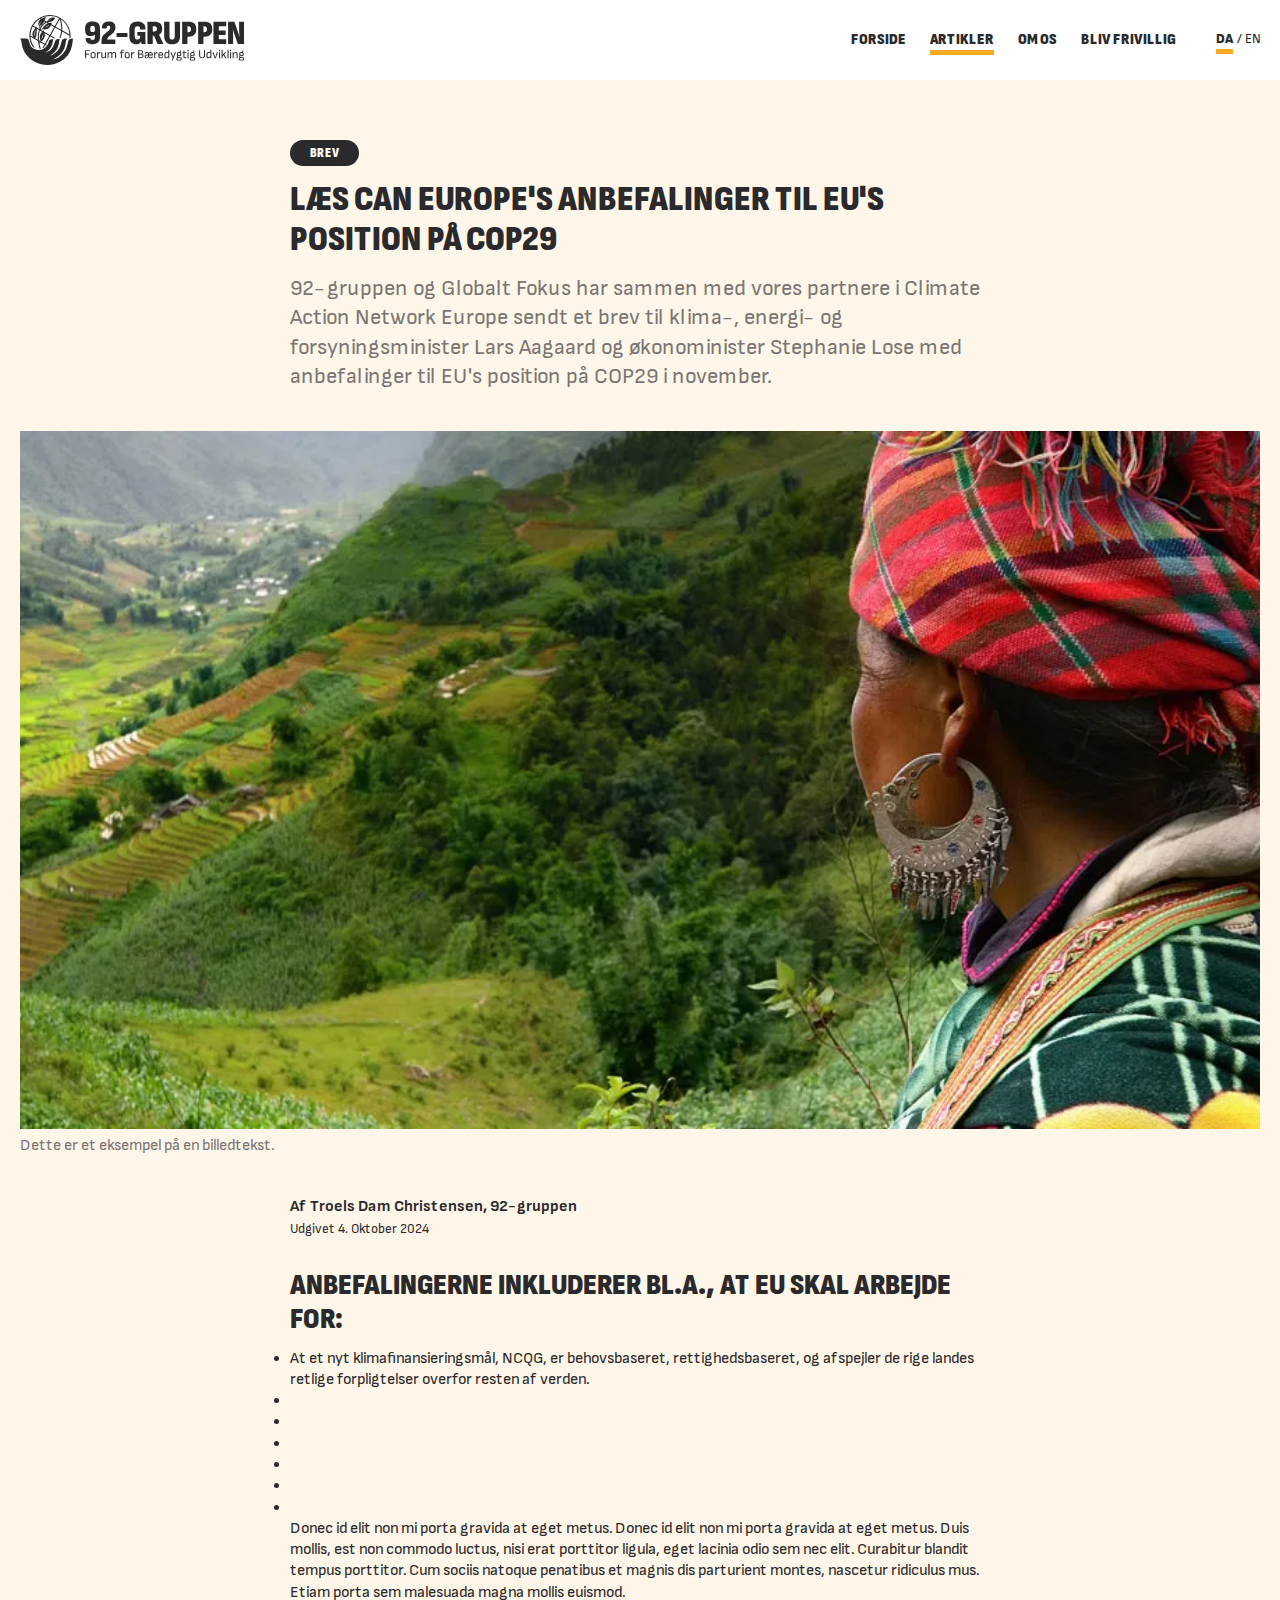
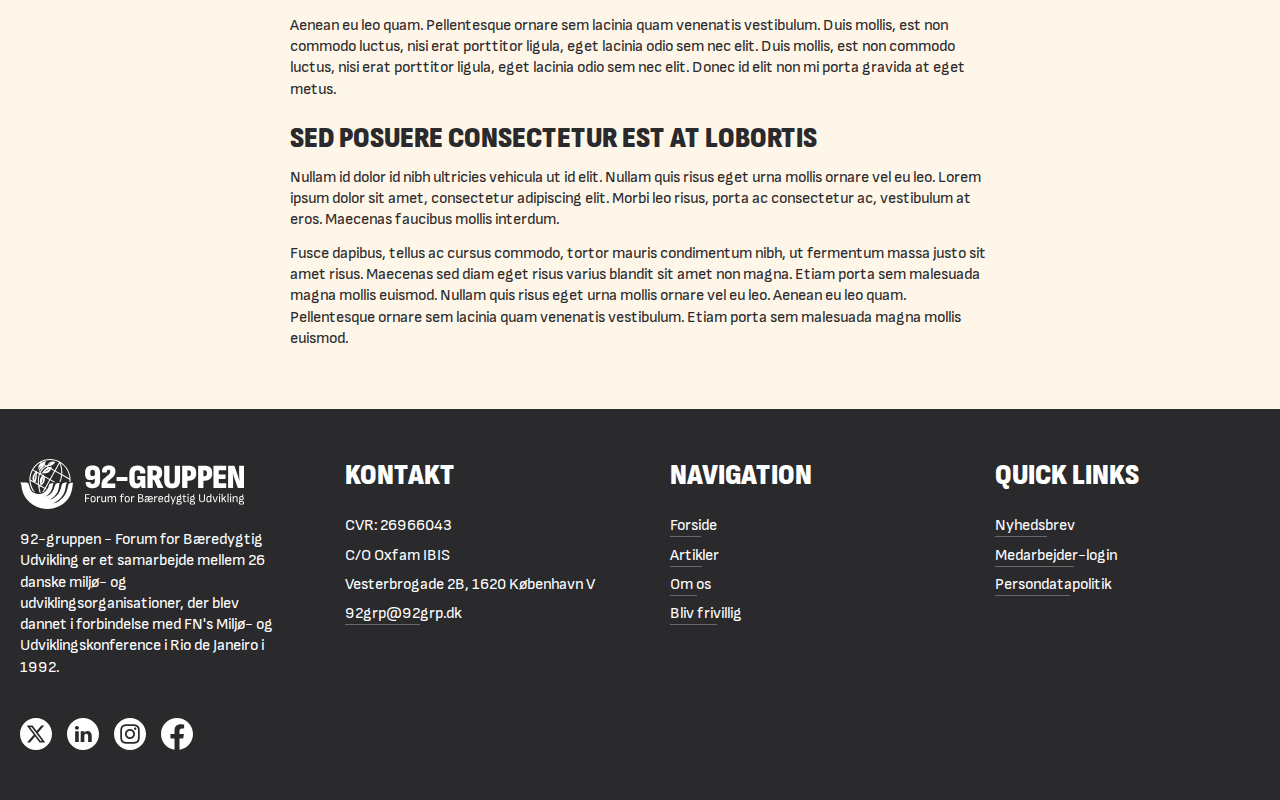
<file: artikeleksempel.html>
<!DOCTYPE html>
<html lang="da">
<head>
    <meta charset="UTF-8">
    <meta name="viewport" content="width=device-width, initial-scale=1.0">
    <link rel="icon" type="image/png" href="favicon-32x32.png" sizes="32x32">
    <link rel="icon" type="image/png" href="favicon-16x16.png" sizes="16x16">
    <link rel="stylesheet" href="css/styles.css">
    <script src="js/main.js" defer></script>
    <title>Artikel - Artikler - 92-gruppen</title>
    <meta name="description" content="Læs væres breve til ministre: CAN Europe's anbefalinger til EU's position på COP29">

</head>
<body>
    <header class="header">
        <div class="header-inner">

            <a aria-label="Gå til forsiden" href="./index.html" class="header__home-link">
                <svg class="header__logo" xmlns="http://www.w3.org/2000/svg" viewBox="0 0 2241.64844 500"><path d="M127.02908,318.50514c7.04937,5.47862,14.80049,9.72177,23.03879,12.84944-26.72786-32.09035-42.37814-71.81839-45.01247-112.96145l75.13716,42.00246c3.65485,31.0014,10.92339,58.7267,16.96033,77.98721,3.64754-.13458,7.30123-.41682,10.953-.81018-4.23355-13.17667-9.22651-30.85566-13.12976-51.14207,2.50014-2.92772,6.13729-7.39659,9.62603-12.38995l39.11127,21.86332-21.49226,38.44721c6.44991-2.449,12.50107-6.06501,17.99507-10.24356l12.84483-22.97804,6.8525,3.83057c2.66586-3.18689,4.92145-6.12076,6.66908-8.53707l-8.29752-4.63844,43.75856-78.27791,33.80915,18.89984c6.78675-.3203,13.5908-.61023,20.38293-.87093l-48.96839-27.37385,43.75856-78.27829,60.47625,33.80722c-2.1806,22.55122-7.64076,46.63321-17.83434,70.66675,3.91593-.09805,7.80226-.18995,11.65052-.27224,8.57629-21.71067,13.60041-43.77086,15.97558-64.9209l74.02937,41.38377c.00038,7.55963-.44681,15.14194-1.33697,22.70811,3.8571.00807,7.48272.02038,10.81842.0373,8.89737-79.96594-29.72326-161.33345-104.24711-202.99177C352.49902-.56537,296.85154-7.11448,243.87724,7.87865c-52.98046,14.98391-96.95088,49.70436-123.81486,97.76606-26.86706,48.05862-33.41002,103.70302-18.42304,156.6804,5.70971,20.18797,14.30254,39.05551,25.38974,56.18003ZM157.38256,142.38504s-9.63141,61.51599-8.69934,71.76878c0,0-15.53415-19.26282,8.69934-71.76878ZM178.89905,247.40696l-27.56073-15.40688c12.94173-6.41953,14.98737-52.9993,16.03749-61.40179.5587-4.47118,1.30429-18.4538,1.90952-31.30516l19.74616,11.03836c-10.86687,31.33631-12.67833,65.40924-10.13244,97.07546ZM193.50651,278.30261c-.64368-3.7602-1.2543-7.57655-1.79955-11.47056l7.36429,4.11665c-1.89298,2.67317-3.81711,5.17792-5.56475,7.35391ZM204.79712,261.88445l-14.66399-8.19754c-3.24495-31.7562-2.22021-66.3963,8.41403-98.03599l22.60198,12.63488c-34.66393,35.54909-21.04007,78.48516-15.49262,91.87832-.28762.57409-.54448,1.13971-.8594,1.72033ZM241.0691,64.4159l11.46826,6.41107c-23.95318,14.78665-40.76777,33.6315-52.34446,54.60735-1.9945-4.5377-3.84826-9.97286-4.09627-14.42482,20.77129-12.20845,35.21495-30.00511,44.97248-46.59361ZM192.74286,105.27057s-6.08539-19.59697,16.97494-38.46374c0,0-14.4129,27.89449-16.97494,38.46374ZM277.07154,84.92802c-24.73952,9.63295-38.20034,26.96665-54.8123,52.19296-5.5263,2.24943-12.86982,4.2024-18.60376,5.54668,11.35598-25.92922,30.08124-49.08644,59.64146-65.82605l14.19872,7.93722c-.13535.05076-.29223.09767-.42412.14919ZM292.69529,97.06688c-12.0062,23.12185-47.57221,26.40679-47.57221,26.40679,21.77911-8.96773,47.57221-26.40679,47.57221-26.40679ZM232.87964,182.77445c-1.86414,56.54494-20.42561,63.38013-20.42561,63.38013,4.11934-4.97105,20.42561-63.38013,20.42561-63.38013ZM248.93712,286.55898l-38.63985-21.59993c.34107-.62638.61677-1.24353.93053-1.86684,13.52889-5.22291,29.58137-22.01444,35.78173-48.58349,2.66625-11.42519,1.58421-22.65773-.75212-32.18725l46.43788,25.95959-43.75817,78.27791ZM297.91897,198.93575l-56.75373-31.72621c-2.96464-6.88249-5.69125-11.12373-5.69125-11.12373-2.11793,1.50539-4.09973,3.03923-5.9981,4.58922l-22.1744-12.39571c5.97964-1.46694,13.12438-3.49681,18.57531-5.8589,13.0244,2.18483,43.58744,5.00489,64.1088-11.66859,10.62731-8.63474,17.04146-18.44342,20.9647-27.27118l30.72685,17.17681-43.75817,78.27829ZM494.90879,194.04775l-72.56243-40.56282c3.49873-50.27345-7.10859-93.75169-17.7259-112.2847,54.41509,34.45706,86.40239,92.18516,90.28833,152.84752ZM412.36081,147.90287l-56.11005-31.36553,39.30199-70.30608c7.63192,13.22666,19.27859,52.94777,16.80806,101.67161ZM246.79343,18.18374c17.65708-4.99566,35.61869-7.46581,53.47879-7.46581,31.19519,0,62.02932,7.63768,90.30333,22.46548l-43.67396,78.12756-32.25492-18.03044c2.33479-8.40518,2.4167-14.52133,2.4167-15.43418,0,0-12.4457,1.00782-24.3973,3.1469l-17.82588-9.96479c63.78119,2.40901,76.79905-41.08885,76.79905-41.08885-48.90764-20.43945-76.06808,26.27067-82.04619,38.15574l-23.39409-13.07746c9.5745-18.93675,12.95942-34.24327,12.95942-34.24327,0,0-21.55801,5.71932-42.08129,17.96392l-8.96235-5.00989c12.17692-6.45414,25.10212-11.70512,38.67869-15.54492ZM283.61604,61.59969s14.99429-15.63413,23.32141-17.87625c0,0-9.54413,11.85854-23.32141,17.87625ZM197.27287,39.93324l9.74869,5.44978c-5.17369,3.82326-10.0167,8.10834-14.09913,12.88405-16.62272,19.44509-8.21946,40.53206-3.04923,49.77242-.83594,8.26637,3.8348,18.9083,6.64755,24.39845-1.25468,2.58012-2.49629,5.166-3.60486,7.79995l-23.09032-12.90789c.31761-7.28547.52717-12.54952.52717-12.54952-1.02013.91823-4.23393,3.79366-8.48132,8.10295l-29.73595-16.62272c16.3028-27.41653,38.59563-49.98775,65.13738-66.32747ZM126.91642,115.60834l27.44691,15.34343c-10.74844,12.21461-23.70209,30.05817-28.66506,49.69398-5.36941,21.2454,5.07718,36.33159,13.61002,44.62949l-34.66662-19.37895c-.00077-30.57304,7.19626-61.51099,22.27475-90.28795ZM63.34077,236.15558c26.79472,0,28.2229,34.88785,40.40231,67.36629,12.17942,32.47844,53.18345,47.49973,88.09778,47.49973s48.71767-12.99138,71.0466-34.91433c22.32893-21.92295,23.14089-47.90571,29.63658-62.92699,6.49569-15.02128,43.03394-10.96148,43.03394-10.96148-3.829,6.62517-5.99121,15.69586-10.14951,37.35021-2.13552,11.12069-5.59096,21.57404-16.6452,42.62796-19.32854,36.81313-55.82957,51.96551-55.82957,51.96551,50.95781-6.0847,72.25861-47.83071,81.46183-66.03707,10.39771-20.56937,12.52992-44.38964,22.67943-57.38102,10.14951-12.99138,40.19208-8.93157,40.19208-8.93157-5.45809,4.60447-6.54274,38.71903-12.13831,57.96372-4.11971,14.16882-7.56012,35.24728-34.14347,66.26633-19.56563,22.83035-47.90571,40.19208-47.90571,40.19208,29.63658-4.87177,67.79875-40.19208,80.38415-57.67933,12.5854-17.48726,25.2652-47.04232,32.88443-85.22583,6.71526-33.65332,54.80738-26.53767,54.80738-26.53767-8.11961,3.91088-11.89323,26.63734-16.6452,55.36229-3.93681,23.79741-11.10151,50.34421-38.97413,88.50376-23.32752,31.93698-82.41405,63.33297-82.41405,63.33297,38.0535-11.52954,53.02674-15.02085,92.23523-54.21954,43.94244-43.93145,51.30489-106.17666,58.28732-133.27389,6.081-23.599,47.30771-17.92739,47.30771-17.92739,0,0-2.78485,7.27654-4.34278,27.52012-.60675,7.884-7.60292,62.59844-24.67491,97.3311-17.07198,34.73266-47.27148,77.8511-111.43859,109.64032-64.16712,31.78921-164.24427,45.32906-261.37797-15.89461C31.9844,395.94359,17.64254,302.26749,15.3903,273.36375c-2.25224-28.90374-15.3903-37.20818-15.3903-37.20818h63.34077ZM1256.65747,284.93173c.67944,3.1745-.67944,4.75623-4.07678,4.75623h-34.99084c-2.2666,0-3.62549-1.35895-4.07666-4.07678-.67944-2.4895-1.18896-5.6051-1.52893-9.34186-.33948-3.7373-.6261-7.64404-.849-11.72028h-.67944c-2.94604,5.43512-6.51343,10.24969-10.70129,14.43756-4.19348,4.19342-9.28906,7.47406-15.28699,9.85187-6.00342,2.37842-13.3075,3.56732-21.91211,3.56732-20.83936,0-37.53857-6.67792-50.1084-20.04321-12.56909-13.36084-18.85425-33.51575-18.85425-60.46967v-63.52753c0-27.62836,7.01733-48.52106,21.06274-62.67804,14.03967-14.15088,34.08289-21.23212,60.12964-21.23212,18.34473,0,33.51562,3.1745,45.52258,9.51239,12.00134,6.34296,20.89221,15.117,26.66785,26.32782,5.77515,11.21082,7.98291,24.28998,6.62402,39.23755-.22778,2.94562-1.58667,4.4162-4.07617,4.4162h-44.84277c-2.495,0-3.7373-1.69836-3.7373-5.09564.45117-8.60468-1.30542-15.34039-5.26562-20.21326-3.96509-4.86731-10.70068-7.30402-20.21313-7.30402-9.74023,0-16.98535,2.94617-21.7417,8.8324-4.7561,5.89233-7.13403,15.51587-7.13403,28.87616v59.11078c0,13.36584,2.26123,22.93103,6.79407,28.70618,4.52795,5.77515,11.77356,8.66296,21.74219,8.66296,9.05579,0,15.90808-2.4895,20.55261-7.47406,4.63965-4.979,6.9646-12.22974,6.9646-21.74158v-9.51245h-25.81885c-2.71729,0-4.07617-1.58167-4.07617-4.75568v-27.1778c0-2.94061,1.35889-4.4162,4.07617-4.4162h73.37939c2.4895,0,3.73669,1.47559,3.73669,4.4162v58.09186c0,10.64801.22278,20.38318.67957,29.21564.45105,8.83295,1.13049,16.4231,2.03833,22.76105ZM1070.59839,179.61942h-100.55615c-3.1745,0-4.75623,1.47559-4.75623,4.4162v30.23511c0,3.17395,1.58173,4.75623,4.75623,4.75623h100.55615c2.94067,0,4.41675-1.58228,4.41675-4.75623v-30.23511c0-2.94061-1.47607-4.4162-4.41675-4.4162ZM782.65649,82.97006c12.00189,12.34637,18.00537,31.88013,18.00537,58.60132v74.73773c0,25.13885-6.23181,44.10986-18.68488,56.90234-12.45801,12.7981-31.14233,19.19434-56.05341,19.19434-22.42108,0-39.63531-4.92621-51.63672-14.77759-12.0069-9.85187-18.00537-24.40161-18.00537-43.65369,0-3.39734,1.58221-5.09625,4.75623-5.09625h38.38806c3.39728,0,5.09564,1.69891,5.09564,5.09625,0,4.75562,1.64056,8.49292,4.92621,11.21021,3.28009,2.71783,8.54578,4.07678,15.79645,4.07678,8.1535,0,14.15143-2.20782,18.00543-6.62457,3.84839-4.41626,5.77509-11.72028,5.77509-21.91162v-23.22668c-5.77612,3.54578-12.0014,6.47534-18.68427,8.78857-8.83301,3.05731-17.78204,4.58624-26.83783,4.58624-18.34485,0-31.76349-5.60516-40.25641-16.81592-8.49298-11.21082-12.73975-28.13843-12.73975-50.78778,0-27.17731,6.11511-47.10382,18.34485-59.79022,12.22974-12.68085,31.13733-19.02429,56.73291-19.02429,26.04169,0,45.06543,6.17346,57.07239,18.51483ZM749.0246,162.186v-24.69141c0-10.41467-1.75726-18.05817-5.26562-22.93103-3.51398-4.86737-9.57025-7.30408-18.17487-7.30408-8.38129,0-14.32642,2.37836-17.83539,7.13403-3.51398,4.75623-5.26569,12.5697-5.26569,23.44055v7.13403c0,8.61017,1.75171,15.00641,5.26569,19.19427,3.50897,4.19342,8.66296,6.28461,15.45758,6.28461,5.20679,0,10.41412-1.01892,15.62701-3.05731,3.34888-1.31104,6.74695-3.0495,10.19128-5.20367ZM888.341,215.28964c4.86737-4.29956,10.24469-8.60406,16.13647-12.90918,5.88678-4.29956,11.77362-9.00244,17.66541-14.09808,5.88678-5.09564,11.26355-10.64301,16.13647-16.64648,4.86786-5.99792,8.7746-12.96191,11.72021-20.89209,2.94061-7.92523,4.4162-17.0976,4.4162-27.51727,0-19.7038-5.66345-34.42297-16.9859-44.16321-11.3269-9.73523-28.08508-14.60809-50.27777-14.60809-22.42163,0-39.52417,5.72235-51.29724,17.15594-11.77911,11.43854-16.9859,27.46393-15.62701,48.06995.22278,3.17395,1.81006,4.75616,4.75568,4.75616h38.38806c3.16895,0,4.75623-1.58221,4.75623-4.75616-.22833-7.24573,1.01892-12.68085,3.73676-16.30652,2.71783-3.62006,7.24567-5.43567,13.58862-5.43567,6.11511,0,10.47302,1.2478,13.07916,3.7373,2.6012,2.49451,3.90674,6.45459,3.90674,11.88971v3.7373c0,7.0224-2.09668,13.41864-6.28455,19.19379-4.19342,5.77509-9.62915,11.2691-16.30652,16.47644-6.68292,5.21234-13.70526,10.64801-21.06268,16.30646-7.36237,5.66345-14.3847,11.94806-21.06207,18.85431-6.68298,6.91071-12.11865,14.94757-16.30652,24.12-4.19342,9.17242-6.2851,19.87323-6.2851,32.10291v30.57458c0,3.1745,1.58221,4.75623,4.75616,4.75623h128.75287c3.16895,0,4.75623-1.58173,4.75623-4.75623v-34.65076c0-3.39734-1.58728-5.09625-4.75623-5.09625h-76.43616c0-6.11456,1.47003-11.55023,4.41626-16.30646,2.94061-4.75568,6.84735-9.28351,11.72021-13.58862ZM2058.61328,67.17307h-119.92029c-2.7179,0-4.07568,1.47559-4.07568,4.4162v213.6825c0,2.94562,1.35779,4.4162,4.07568,4.4162h119.92029c2.71802,0,4.0769-1.47058,4.0769-4.4162v-37.70862c0-2.94061-1.35889-4.4162-4.0769-4.4162h-71.00037v-43.48431h64.54578c2.71802,0,4.0769-1.58173,4.0769-4.75568v-34.99133c0-2.94061-1.35889-4.4162-4.0769-4.4162h-64.54578v-41.78534h71.00037c2.71802,0,4.0769-1.47003,4.0769-4.4162v-37.70862c0-2.94061-1.35889-4.4162-4.0769-4.4162ZM2237.23169,67.17307h-41.78418c-2.71777,0-4.0769,1.47559-4.0769,4.4162v74.73773c0,5.8924.22241,13.24921.67896,22.0816.45117,8.83301.96118,17.66541,1.52905,26.49835.56226,8.83246,1.07227,16.19482,1.52881,22.0816h-.67993c-1.35889-4.979-3.05688-10.81244-5.0957-17.49536-2.03784-6.67792-4.13452-13.53033-6.28442-20.55322-2.15454-7.0174-4.36353-13.36029-6.62476-19.02435l-31.59399-89.6853c-.90674-2.03833-2.49463-3.05725-4.75562-3.05725h-55.03467c-2.71777,0-4.07544,1.47559-4.07544,4.4162v213.6825c0,2.94562,1.35767,4.4162,4.07544,4.4162h41.44653c3.16895,0,4.75562-1.47058,4.75562-4.4162v-71.00104c0-6.56622-.16992-14.20978-.51001-22.93103-.33887-8.71576-.73779-17.54877-1.18896-26.4978-.45654-8.94409-1.0188-16.58759-1.69873-22.93109h1.02002c2.26099,8.1535,4.8667,17.38428,7.81348,27.68726,2.93994,10.30804,6.1145,19.98993,9.51123,29.04565l31.59399,87.98694c.90234,2.03839,2.48999,3.05731,4.75562,3.05731h54.69458c2.94116,0,4.41675-1.47058,4.41675-4.4162V71.58926c0-2.94061-1.47559-4.4162-4.41675-4.4162ZM1904.04443,86.19736c12.45361,12.6864,18.68481,31.59344,18.68481,56.73291,0,24.23663-6.45459,42.80426-19.36377,55.71344s-32.05066,19.36377-57.41235,19.36377h-11.55029v67.26428c0,2.94562-1.47559,4.4162-4.41675,4.4162h-44.50317c-2.71777,0-4.07568-1.47058-4.07568-4.4162V71.58926c0-2.94061,1.35791-4.4162,4.07568-4.4162h59.79028c26.72168,0,46.31323,6.3429,58.77124,19.02429ZM1869.73364,143.26974c0-10.64246-1.9856-18.22821-5.94556-22.76105-3.9646-4.52789-10.13806-6.79462-18.51489-6.79462h-10.87036v58.0918h10.53149c8.37573,0,14.60693-2.31946,18.68359-6.96399,4.0769-4.63959,6.11572-11.83197,6.11572-21.57214ZM1596.67554,67.17307h-44.84326c-2.71777,0-4.07678,1.47559-4.07678,4.4162v135.88684c0,13.81702-2.03784,23.61053-6.11462,29.38568-4.07666,5.77515-10.87134,8.66296-20.38379,8.66296-9.06006,0-15.74365-2.94061-20.0426-8.83295-4.30457-5.88629-6.45459-15.62701-6.45459-29.2157V71.58926c0-2.94061-1.2478-4.4162-3.73669-4.4162h-44.84326c-2.94556,0-4.41565,1.47559-4.41565,4.4162v137.92523c0,27.85675,6.67688,48.63831,20.0426,62.33807,13.36035,13.70581,33.17529,20.55322,59.4502,20.55322,26.27063,0,46.08545-6.84741,59.45142-20.55322,13.36023-13.69977,20.0426-34.48132,20.0426-62.33807V71.58926c0-2.94061-1.35889-4.4162-4.07556-4.4162ZM1744.03979,86.19736c12.45361,12.6864,18.68481,31.59344,18.68481,56.73291,0,24.23663-6.45459,42.80426-19.36377,55.71344s-32.05066,19.36377-57.41235,19.36377h-11.55029v67.26428c0,2.94562-1.47559,4.4162-4.41675,4.4162h-44.50317c-2.71777,0-4.07568-1.47058-4.07568-4.4162V71.58926c0-2.94061,1.35791-4.4162,4.07568-4.4162h59.79028c26.72168,0,46.31323,6.3429,58.77124,19.02429ZM1709.729,143.26974c0-10.64246-1.9856-18.22821-5.94556-22.76105-3.9646-4.52789-10.13806-6.79462-18.51489-6.79462h-10.87036v58.0918h10.53149c8.37573,0,14.60693-2.31946,18.68359-6.96399,4.0769-4.63959,6.11572-11.83197,6.11572-21.57214ZM1432.49292,283.91281c1.58228,3.85339.68005,5.77515-2.71777,5.77515h-49.59888c-2.49451,0-4.19336-1.01892-5.0957-3.05731l-34.99072-79.49396h-12.56909v78.13507c0,2.94562-1.47632,4.4162-4.41687,4.4162h-44.50256c-2.7179,0-4.0769-1.47058-4.0769-4.4162V71.58926c0-2.94061,1.35901-4.4162,4.0769-4.4162h64.88635c27.39954,0,47.39001,5.72235,59.95911,17.15594,12.57031,11.43854,18.85486,28.93396,18.85486,52.48615,0,15.40424-2.54785,28.25507-7.64343,38.55804-5.0957,10.30798-13.19592,17.83484-24.28955,22.59106v.33942l42.12427,85.60913ZM1369.30603,138.51352c0-8.8324-1.9856-15.2287-5.94568-19.19379-3.9646-3.96008-10.36133-5.94513-19.19385-5.94513h-16.64575v50.6178h15.96692c8.8324,0,15.34033-2.03839,19.53381-6.11456,4.18774-4.07678,6.28455-10.53137,6.28455-19.36432ZM1143.1604,372.05173c.16248,1.70892.22339,3.45892.18359,5.24878-.04224,1.79095-.18359,3.49988-.42749,5.12677-.16418.896-.69263,1.22095-1.58704.97589-.65198-.16193-1.34241-.28394-2.07483-.36597-.73242-.0799-1.50708-.12201-2.31946-.12201-2.03491,0-4.06995.448-6.10315,1.34296-2.03552.89606-3.9884,2.13586-5.85925,3.72278-1.34753,1.14172-2.60669,2.42584-3.7843,3.841v38.45502c0,.81506-.4082,1.22095-1.22046,1.22095h-7.93457c-.81409,0-1.22046-.40588-1.22046-1.22095v-43.82196c0-2.27667-.06104-4.49573-.18311-6.65265-.12183-2.15472-.34705-4.33276-.67139-6.5307-.16406-.89386.2439-1.34186,1.22046-1.34186h7.44604c.81299,0,1.26099.36597,1.34302,1.09784.32434,1.54706.56836,3.31696.73242,5.30975.10181,1.25464.16833,2.37341.20642,3.38562,1.38757-1.79828,2.9248-3.43665,4.61487-4.91156,2.2373-1.95288,4.51685-3.49768,6.83618-4.6377,2.31885-1.13892,4.45532-1.70892,6.4082-1.70892,1.46497,0,2.56335.12201,3.2959.36597.65039.16412,1.01685.57001,1.09839,1.22095ZM2158.05688,370.46481c-2.76685,0-5.39185.40808-7.87256,1.21985-2.48413.81512-4.96484,2.11707-7.44678,3.90692-1.92065,1.38544-3.92871,3.11975-6.0188,5.18634-.00879-.08258-.01489-.15857-.02393-.24255-.16309-1.50488-.32617-2.94873-.48804-4.33386-.16406-1.38287-.32593-2.39978-.48779-3.05188-.16431-.81177-.61011-1.21985-1.34302-1.21985h-7.44556c-.97705,0-1.38525.53009-1.22095,1.58582.16187,1.46497.34473,3.521.54883,6.16473.20288,2.646.30493,5.02582.30493,7.14062v43.45599c0,.81506.40698,1.22095,1.22095,1.22095h7.93481c.81274,0,1.22095-.40588,1.22095-1.22095v-40.31299c3.67188-3.44812,6.80957-5.96881,9.39844-7.53668,3.0918-1.87085,6.22559-2.80792,9.39966-2.80792,3.33569,0,5.83765.93707,7.50659,2.80792,1.66675,1.87305,2.50293,4.84283,2.50293,8.91052v38.93915c0,.81506.40576,1.22095,1.22095,1.22095h7.93359c.81274,0,1.22095-.40588,1.22095-1.22095v-39.42712c0-6.7536-1.54712-11.84039-4.63892-15.25824-3.09277-3.41785-7.56763-5.12677-13.42725-5.12677ZM2106.05859,347.27188c-2.3623,0-4.07104.63104-5.12695,1.89191-1.05908,1.26312-1.58691,2.8689-1.58691,4.82178v1.22101c0,1.95288.52783,3.56085,1.58691,4.82068,1.05591,1.26306,2.76465,1.89301,5.12695,1.89301,2.35864,0,4.06763-.62994,5.12671-1.89301,1.05566-1.25983,1.58691-2.8678,1.58691-4.82068v-1.22101c0-1.95288-.53125-3.55865-1.58691-4.82178-1.05908-1.26086-2.76807-1.89191-5.12671-1.89191ZM1090.80664,376.44547c4.27222,3.98895,6.40869,10.0517,6.40869,18.18817v14.1593c0,8.13873-2.11694,14.20251-6.34766,18.18817-4.23242,3.98895-10.49756,5.98175-18.7981,5.98175-8.22021,0-14.46484-1.9928-18.73718-5.98175-4.27234-3.98566-6.40869-10.04944-6.40869-18.18817v-14.1593c0-8.13647,2.11536-14.19922,6.34778-18.18817,4.2301-3.9856,10.49744-5.98065,18.7981-5.98065,8.21851,0,14.46472,1.99506,18.73706,5.98065ZM1086.83984,395.61063c0-5.37183-1.15991-9.37854-3.47937-12.02454-2.31885-2.64264-6.08386-3.96674-11.29089-3.96674-5.20886,0-8.97217,1.3241-11.29102,3.96674-2.31934,2.646-3.47937,6.65271-3.47937,12.02454v12.20642c0,5.37073,1.16003,9.37964,3.47937,12.02344,2.31885,2.646,6.08215,3.96674,11.29102,3.96674,5.20703,0,8.97205-1.32074,11.29089-3.96674,2.31946-2.6438,3.47937-6.65271,3.47937-12.02344v-12.20642ZM1230.9856,395.97659c2.80737,3.41785,4.2113,7.93469,4.2113,13.54938,0,7.48773-2.50244,13.02148-7.5072,16.6012-5.00476,3.58197-12.83789,5.37073-23.4978,5.37073h-21.8501c-.81445,0-1.22095-.40588-1.22095-1.22095v-77.51233c0-.81287.40649-1.22101,1.22095-1.22101h21.72803c9.2771,0,16.21362,1.64795,20.81201,4.94379,4.59668,3.29584,6.89722,8.32172,6.89722,15.07532,0,4.39484-1.05859,7.95569-3.17383,10.68158-2.11707,2.72693-5.57544,4.9848-10.37549,6.77466v.24396c5.69507,1.05798,9.948,3.29584,12.75586,6.71368ZM1191.49695,385.84506h12.08435c6.18359,0,10.69995-1.03796,13.54932-3.11285,2.8479-2.07489,4.27246-5.34967,4.27246-9.82654,0-4.55676-1.44556-7.77057-4.33337-9.64355-2.8894-1.87085-7.7511-2.80682-14.58679-2.80682h-10.98596v25.38977ZM1224.8208,408.79294c0-5.04468-1.60742-8.7276-4.82129-11.04645-3.21594-2.31885-8.40369-3.47882-15.56372-3.47882h-12.93884v28.19769h12.57288c7.48608,0,12.81689-1.05682,15.99072-3.17383,3.17334-2.11591,4.76025-5.61584,4.76025-10.4986ZM2241.64844,438.08963c0,6.18359-2.21777,10.63831-6.65259,13.36633-4.43579,2.72589-11.49561,4.08881-21.17798,4.08881-9.52148,0-16.37842-1.28088-20.56909-3.84479-4.19189-2.56287-6.28564-6.45087-6.28564-11.65747,0-3.33801.79297-6.24683,2.37988-8.7276,1.23071-1.92474,2.96875-3.56451,5.20288-4.92688-2.04248-1.75073-3.06689-4.48102-3.06689-8.1955,0-2.60388.61084-4.77966,1.83081-6.5307.9668-1.3847,2.47778-2.9129,4.51587-4.57886-3.66113-3.41791-5.4917-8.6662-5.4917-15.74518,0-7.07965,1.84961-12.32837,5.55371-15.74622,3.70166-3.41785,9.46045-5.12677,17.27197-5.12677,2.28052,0,4.35938.18048,6.28125.50146.31519-2.66467.64258-4.96948.98242-6.91016.4458-2.56396.8728-4.73975,1.28101-6.5307.24512-.97699.73315-1.46497,1.46484-1.46497h7.69067c.89404,0,1.22119.40808.97607,1.22095-.81396,2.52295-1.5061,5.20886-2.07495,8.05664-.45312,2.2652-.98486,5.26208-1.5918,8.96704.58569.41797,1.14331.86115,1.65283,1.34747,3.62085,3.45996,5.43164,8.7276,5.43164,15.80725s-1.81079,12.30951-5.43164,15.68628c-3.62183,3.37683-9.29761,5.0658-17.02832,5.0658-4.15332,0-7.69775-.52191-10.67554-1.5296-.78662.49951-1.43164,1.0462-1.89673,1.65161-.81519,1.05792-1.22095,2.27887-1.22095,3.6618,0,1.4649.48779,2.50183,1.46484,3.11285.97607.60992,2.48096.99695,4.51562,1.15887l20.26416,1.22095c4.7998.32605,8.40161,1.85199,10.80273,4.57782,2.39966,2.72693,3.60059,6.73254,3.60059,12.02344ZM2202.70947,391.45981c0,4.31494.89478,7.34467,2.68579,9.0946,1.78882,1.74994,4.92261,2.62384,9.39844,2.62384,4.55688,0,7.70972-.8739,9.46069-2.62384,1.74878-1.74994,2.62378-4.77966,2.62378-9.0946,0-4.39374-.896-7.48553-2.68481-9.27655-1.79102-1.78986-4.9248-2.68591-9.39966-2.68591-4.47583,0-7.60962.89606-9.39844,2.68591-1.79102,1.79102-2.68579,4.88281-2.68579,9.27655ZM2231.39502,437.60165c0-2.36206-.57007-4.1109-1.70898-5.24872-1.14111-1.13892-3.01196-1.74994-5.61475-1.83203l-21.32056-1.15167c-1.42603.70831-2.5437,1.63824-3.33716,2.79962-1.14111,1.66785-1.70898,3.64185-1.70898,5.92078,0,3.25372,1.22095,5.51154,3.66187,6.77466,2.44189,1.26093,6.75366,1.89191,12.93945,1.89191,6.42749,0,10.88208-.6521,13.36621-1.95288,2.48071-1.30304,3.7229-3.70398,3.7229-7.20166ZM800.98981,370.83078c-.73248-.24396-1.83093-.36597-3.29584-.36597-1.95288,0-4.08929.57001-6.4082,1.70892-2.3194,1.14001-4.59888,2.68481-6.83618,4.6377-1.69012,1.47491-3.22729,3.11328-4.61487,4.91162-.03809-1.01221-.10455-2.13104-.20636-3.38568-.16412-1.9928-.40814-3.7627-.73248-5.30975-.08209-.73187-.53009-1.09784-1.34296-1.09784h-7.44617c-.97644,0-1.38452.448-1.2204,1.34186.32434,2.19794.5495,4.37598.67145,6.5307.12201,2.15692.18298,4.37598.18298,6.65265v43.82196c0,.81506.40643,1.22095,1.2204,1.22095h7.93469c.81232,0,1.2204-.40588,1.2204-1.22095v-38.45502c1.17767-1.41516,2.43683-2.69928,3.78436-3.841,1.87085-1.58691,3.82373-2.82672,5.85925-3.72278,2.03326-.89496,4.06824-1.34296,6.10315-1.34296.81232,0,1.58698.04211,2.3194.12201.73248.08203,1.42285.20404,2.07489.36597.89441.24506,1.42279-.0799,1.58691-.97589.24402-1.62689.38538-3.33582.42755-5.12677.03992-1.78986-.02106-3.53986-.18353-5.24878-.08154-.65094-.44806-1.05682-1.09845-1.22095ZM749.7345,376.44547c4.27228,3.98895,6.40869,10.0517,6.40869,18.18817v14.1593c0,8.13873-2.117,14.20251-6.34772,18.18817-4.23236,3.98895-10.4975,5.98175-18.7981,5.98175-8.22021,0-14.46478-1.9928-18.73712-5.98175-4.27228-3.98566-6.40869-10.04944-6.40869-18.18817v-14.1593c0-8.13647,2.11536-14.19922,6.34772-18.18817,4.23016-3.9856,10.4975-5.98065,18.7981-5.98065,8.21857,0,14.46478,1.99506,18.73712,5.98065ZM745.7677,395.61063c0-5.37183-1.15997-9.37854-3.47937-12.02454-2.31885-2.64264-6.0838-3.96674-11.29095-3.96674-5.2088,0-8.97211,1.3241-11.29095,3.96674-2.3194,2.646-3.47937,6.65271-3.47937,12.02454v12.20642c0,5.37073,1.15997,9.37964,3.47937,12.02344,2.31885,2.646,6.08215,3.96674,11.29095,3.96674,5.20715,0,8.97211-1.32074,11.29095-3.96674,2.3194-2.6438,3.47937-6.65271,3.47937-12.02344v-12.20642ZM695.18329,351.54361h-43.45599c-.81451,0-1.22095.40814-1.22095,1.22101v77.51233c0,.81506.40643,1.22095,1.22095,1.22095h7.93414c.81287,0,1.22095-.40588,1.22095-1.22095v-33.69043h29.66211c.81232,0,1.2204-.40588,1.2204-1.22095v-6.59058c0-.81287-.40808-1.22101-1.2204-1.22101h-29.66211v-26.61078h34.3009c.81232,0,1.2204-.40582,1.2204-1.22095v-6.95764c0-.81287-.40808-1.22101-1.2204-1.22101ZM860.84961,423.44125c-.12201-2.35876-.18298-4.63879-.18298-6.83563v-43.45599c0-.81177-.40808-1.21985-1.22095-1.21985h-7.93414c-.81451,0-1.2204.40808-1.2204,1.21985v40.26392c-3.59399,3.4873-6.67053,6.02618-9.21606,7.58691-3.05188,1.87305-6.08435,2.80676-9.09406,2.80676-3.01196,0-5.22992-.95483-6.65271-2.8678-1.42505-1.91187-2.13641-4.86169-2.13641-8.85065v-38.93915c0-.81177-.40814-1.21985-1.22046-1.21985h-7.93463c-.81396,0-1.2204.40808-1.2204,1.21985v39.42822c0,6.59167,1.38287,11.63751,4.15027,15.13629,2.76581,3.49988,6.7536,5.24872,11.96246,5.24872,2.60327,0,5.18774-.448,7.7511-1.34296s5.14618-2.23676,7.75171-4.02777c2.18787-1.50421,4.37585-3.34497,6.565-5.48175.073,1.15216.15833,2.29236.27063,3.40576.16193,1.62909.36597,3.216.60992,4.7608.08044.81506.56836,1.22095,1.46497,1.22095h6.83569c1.05682,0,1.50482-.40588,1.34296-1.22095-.32605-2.19684-.5495-4.47467-.67151-6.83569ZM1039.3811,348.61484c-1.38452-.56891-3.052-1.03796-5.00488-1.40393s-3.86572-.55005-5.73718-.55005c-6.18524,0-11.04694,1.64795-14.58679,4.94379-3.53979,3.29584-5.30969,7.95569-5.30969,13.97742v6.34772h-9.3996c-.32605,0-.60999.10199-.85449.30493-.24396.2041-.36597.50903-.36597.91492v6.46973c0,.32605.12201.60992.36597.85498.24451.24402.52844.36597.85449.36597h9.3996v49.43665c0,.32605.12195.61102.36597.85504.24396.24396.52838.36591.85443.36591h7.93408c.40643,0,.71143-.12195.91602-.36591.20184-.24402.30499-.52899.30499-.85504v-49.43665h17.69958c.40649,0,.71143-.12195.91553-.36597.20239-.24506.30493-.52893.30493-.85498v-6.46973c0-.81177-.40808-1.21985-1.22046-1.21985h-17.69958v-6.10376c0-3.33575.87329-5.8598,2.62433-7.56873,1.74884-1.70886,4.29181-2.56281,7.62921-2.56281,1.46484,0,3.0918.18298,4.88281.54895,1.7887.36597,3.33569.83618,4.63818,1.40393,1.13892.48798,1.89246.6521,2.25842.48798.36658-.16193.54944-.48798.54944-.97589v-6.46973c0-.81287-.77466-1.50488-2.31934-2.07489ZM1322.52295,376.56747c3.86426,4.07098,5.79834,9.72565,5.79834,16.96716v9.03369c0,.81396-.4082,1.22095-1.22046,1.22095h-35.76587v4.39374c0,5.61469,1.03809,9.62469,3.11292,12.02338,2.07483,2.40204,5.51208,3.60083,10.31445,3.60083,3.74231,0,6.67212-.60992,8.78918-1.83087,2.11475-1.21991,3.17383-2.84674,3.17383-4.88281,0-1.38177.4458-2.07489,1.34241-2.07489h7.93469c.81226,0,1.22046.93713,1.22046,2.80792,0,4.55786-2.11719,8.22076-6.3479,10.98541-4.23169,2.76581-9.92908,4.15088-17.08911,4.15088-5.37073,0-9.74609-.99805-13.12183-2.99091-3.37793-1.9928-5.79822-4.98364-7.26318-8.9715-3.9884,4.06989-7.83325,7.07965-11.5354,9.03253-3.7041,1.95288-7.42676,2.92987-11.16895,2.92987-4.55847,0-8.05664-1.42505-10.49805-4.27283-2.44141-2.84674-3.66187-6.99762-3.66187-12.45038,0-4.31281.83337-7.83154,2.50244-10.55847,1.66675-2.72583,4.37317-4.84064,8.11755-6.34772,3.74158-1.50488,8.66663-2.54291,14.76978-3.11292l9.52161-.85498v-4.51575c0-4.06879-.81445-6.95764-2.44141-8.66656-1.62915-1.70892-4.47681-2.5639-8.54517-2.5639-3.66187,0-6.4082.63098-8.23901,1.89191-1.83154,1.26312-2.74695,3.15497-2.74695,5.67676,0,.81403-.36597,1.21991-1.09839,1.21991h-8.05676c-.81396,0-1.26245-.77185-1.34229-2.31885-.24402-3.0918.46741-5.79773,2.13586-8.11768,1.66736-2.31885,4.08923-4.14972,7.26318-5.49268,3.17383-1.34296,6.87561-2.01392,11.10791-2.01392,4.23071,0,7.83154.69202,10.8031,2.07489,2.96973,1.38507,5.26807,3.41785,6.89661,6.10376,1.95349-2.60388,4.59668-4.61774,7.93469-6.04279,3.33569-1.42279,7.03809-2.13586,11.10791-2.13586,6.99817,0,12.42993,2.03497,16.29565,6.10266ZM1281.69189,412.94382c-.08203-.89496-.14307-1.87085-.18286-2.92993-.04224-1.05682-.06104-2.07483-.06104-3.05188v-3.17273l-9.76562.85388c-5.61523.48798-9.48108,1.50708-11.59644,3.05188-2.11694,1.547-3.17383,4.14978-3.17383,7.81158,0,2.76801.56836,4.84283,1.70898,6.22571,1.13892,1.38513,2.84778,2.07489,5.12671,2.07489,2.44141,0,4.98413-.81177,7.62964-2.4408,2.64331-1.62689,6.08215-4.43475,10.31445-8.42261ZM1317.9458,395.12161c0-5.2887-1.01855-9.19446-3.052-11.71844-2.03491-2.52069-5.24866-3.78381-9.64294-3.78381-4.55847,0-8.01624,1.30304-10.37549,3.90576-2.36157,2.60608-3.54041,6.51184-3.54041,11.71844v.12201h26.61084v-.24396ZM944.29382,370.46481c-3.90576,0-7.5282.89606-10.86401,2.68481-3.3374,1.79102-6.95764,4.68097-10.86395,8.66656-1.05853-3.74164-2.86835-6.57062-5.43176-8.48358-2.56335-1.91077-5.92023-2.8678-10.0705-2.8678-3.7439,0-7.24377.83508-10.49805,2.50183-3.25537,1.66901-6.71368,4.33386-10.37549,7.99567-.08209-1.46497-.24396-2.88776-.48853-4.27283-.24396-1.38293-.448-2.68481-.60992-3.90582-.08203-.56775-.48846-.85388-1.22095-.85388h-7.32416c-1.05853,0-1.50653.48792-1.34241,1.46381.32434,1.95404.5495,4.13202.67145,6.5307.12201,2.40204.18298,4.69983.18298,6.89667v43.45599c0,.81506.40643,1.22095,1.2204,1.22095h7.93469c.81232,0,1.2204-.40588,1.2204-1.22095v-40.2821c3.74225-3.57977,7.01923-6.20355,9.82654-7.87256,2.80737-1.66791,5.55426-2.50293,8.23962-2.50293,3.00977,0,5.22772.97699,6.65271,2.92987,1.42279,1.95288,2.13586,4.88281,2.13586,8.78857v38.93915c0,.81506.40643,1.22095,1.22101,1.22095h7.93408c.81232,0,1.22095-.40588,1.22095-1.22095v-40.2821c3.7417-3.57977,7.01868-6.20355,9.82605-7.87256,2.80786-1.66791,5.55426-2.50293,8.23962-2.50293,3.0097,0,5.22821.97699,6.65265,2.92987,1.42285,1.95288,2.13641,4.88281,2.13641,8.78857v38.93915c0,.81506.40588,1.22095,1.22046,1.22095h7.93408c.81287,0,1.22101-.40588,1.22101-1.22095v-39.54907c0-6.67157-1.40399-11.71844-4.2113-15.13629-2.80737-3.41785-6.93884-5.12677-12.38995-5.12677ZM1999.37585,371.92978h-7.93469c-.81396,0-1.22095.40808-1.22095,1.21985v57.12732c0,.81506.40698,1.22095,1.22095,1.22095h7.93469c.81287,0,1.22107-.40588,1.22107-1.22095v-57.12732c0-.81177-.4082-1.21985-1.22107-1.21985ZM1914.40576,429.78897c.24512,1.14008-.16309,1.70892-1.21997,1.70892h-7.07959c-.89722,0-1.38501-.4458-1.46484-1.34296-.16418-1.22095-.36719-2.76575-.61108-4.63879-.16394-1.2569-.24817-2.35449-.26526-3.31812-2.22327,2.12628-4.35559,3.95624-6.38745,5.45508-2.48303,1.83093-4.96484,3.17389-7.44568,4.02777-2.48291.85504-5.10791,1.28198-7.87354,1.28198-5.69678,0-10.07056-1.91077-13.12256-5.73779-3.05066-3.82373-4.57666-9.47833-4.57666-16.96716v-15.2583c0-7.72949,1.95288-13.75116,5.85864-18.06506,3.90588-4.31281,9.31763-6.46973,16.23535-6.46973,3.17383,0,6.50964.42694,10.00952,1.28088,2.77954.67944,5.01208,1.50281,6.71362,2.46411v-24.86304c0-.81287.40601-1.22095,1.21997-1.22095h7.93457c.81299,0,1.22095.40808,1.22095,1.22095v68.35785c0,1.14001.04004,2.50177.12207,4.08875.07983,1.58691.18298,3.11285.30493,4.57782.12207,1.4649.26392,2.60492.427,3.41779ZM1903.17627,413.5032v-30.505c-2.09473-.9519-4.32959-1.71552-6.71362-2.27985-3.09399-.73303-5.81982-1.099-8.17871-1.099-4.55884,0-7.95557,1.38507-10.19238,4.15088-2.23901,2.76685-3.35693,6.91772-3.35693,12.45032v14.64838c0,4.31384.83289,7.54871,2.50195,9.70343,1.66675,2.15808,4.16968,3.23486,7.50757,3.23486,2.03271,0,4.02783-.38483,5.98071-1.15887,1.95398-.77295,4.10864-2.07599,6.46973-3.90686,1.76587-1.37012,3.76001-3.11633,5.98169-5.23828ZM1372.8396,370.83078c-.73193-.24396-1.83203-.36597-3.2959-.36597-1.95386,0-4.08984.57001-6.40979,1.70892-2.31775,1.14001-4.59778,2.68481-6.83557,4.6377-1.6897,1.47528-3.22668,3.11414-4.61487,4.91296-.03772-1.01257-.10376-2.13184-.20703-3.38702-.16418-1.9928-.40808-3.7627-.73181-5.30975-.08215-.73187-.53015-1.09784-1.34192-1.09784h-7.44568c-.97803,0-1.38623.448-1.22192,1.34186.32373,2.19794.55005,4.37598.67188,6.5307.12207,2.15692.18188,4.37598.18188,6.65265v43.82196c0,.81506.4082,1.22095,1.22217,1.22095h7.93359c.81396,0,1.22192-.40588,1.22192-1.22095v-38.45636c1.17749-1.41461,2.43604-2.6983,3.78394-3.83966,1.86963-1.58691,3.82373-2.82672,5.85742-3.72278,2.03394-.89496,4.07007-1.34296,6.10376-1.34296.81396,0,1.58813.04211,2.32007.12201.73193.08203,1.42163.20404,2.07593.36597.8938.24506,1.42163-.0799,1.58582-.97589.24402-1.62689.38586-3.33582.4281-5.12677.03992-1.78986-.02222-3.53986-.18408-5.24878-.08203-.65094-.448-1.05682-1.0979-1.22095ZM1680.77417,347.27188c-2.36206,0-4.07104.63104-5.12671,1.89191-1.05908,1.26312-1.58691,2.8689-1.58691,4.82178v1.22101c0,1.95288.52783,3.56085,1.58691,4.82068,1.05566,1.26306,2.76465,1.89301,5.12671,1.89301,2.35876,0,4.06763-.62994,5.12671-1.89301,1.05579-1.25983,1.58691-2.8678,1.58691-4.82068v-1.22101c0-1.95288-.53113-3.55865-1.58691-4.82178-1.05908-1.26086-2.76794-1.89191-5.12671-1.89191ZM1662.46509,421.97635c-1.22095.57111-2.646,1.03796-4.27283,1.40393-1.62903.36597-3.25598.54895-4.88269.54895-3.25598,0-5.55371-.77185-6.89673-2.31885-1.34302-1.5448-2.01392-4.23071-2.01392-8.05664v-32.71344h18.18823c.81177,0,1.22095-.40588,1.22095-1.22095v-6.46973c0-.81177-.40918-1.21985-1.22095-1.21985h-18.18823l-.12195-14.64838c0-.81287-.40808-1.22095-1.22107-1.22095h-6.10254c-.81519,0-1.26318.40808-1.34302,1.22095l-1.3429,14.64838h-9.64368c-.81396,0-1.22095.40808-1.22095,1.21985v6.46973c0,.81506.40698,1.22095,1.22095,1.22095h9.39966v32.9574c0,4.23291.54895,7.77277,1.64795,10.62061,1.0979,2.84888,2.8877,4.9859,5.37073,6.40869,2.48181,1.42279,5.79773,2.13586,9.94861,2.13586,2.60376,0,4.88269-.20404,6.83557-.60992,1.953-.40924,3.66174-.89496,5.12683-1.46497.64978-.24506.97693-.69086.97693-1.34296v-6.71368c0-.97699-.48901-1.26086-1.46497-.85498ZM1747.81128,426.06619c2.39966,2.72693,3.60083,6.73254,3.60083,12.02344,0,6.18359-2.21802,10.63831-6.65283,13.36633-4.43579,2.72589-11.49548,4.08881-21.17786,4.08881-9.52161,0-16.3783-1.28088-20.56921-3.84479-4.19189-2.56287-6.28564-6.45087-6.28564-11.65747,0-3.33801.79297-6.24683,2.37988-8.7276,1.23071-1.92474,2.96875-3.56451,5.20288-4.92688-2.04236-1.75061-3.06689-4.48102-3.06689-8.1955,0-2.60388.61096-4.77966,1.83081-6.5307.9668-1.3847,2.47778-2.9129,4.51587-4.57886-3.66113-3.41791-5.4917-8.6662-5.4917-15.74518,0-7.07965,1.84973-12.32837,5.55371-15.74622,3.70166-3.41785,9.46057-5.12677,17.27209-5.12677,2.28052,0,4.35938.18048,6.28113.50146.31519-2.66467.64258-4.96948.98267-6.91016.4458-2.56396.8728-4.73975,1.28076-6.5307.24512-.97699.73315-1.46497,1.46509-1.46497h7.69067c.8938,0,1.22095.40808.97583,1.22095-.81396,2.52295-1.50598,5.20886-2.07495,8.05664-.45312,2.2652-.98486,5.26208-1.5918,8.96704.58594.41797,1.14343.86115,1.65283,1.34747,3.62085,3.45996,5.43176,8.7276,5.43176,15.80725s-1.81091,12.30951-5.43176,15.68628c-3.62183,3.37683-9.29761,5.0658-17.02808,5.0658-4.15332,0-7.69788-.52191-10.67566-1.5296-.78674.49951-1.43176,1.0462-1.89685,1.65161-.81494,1.05792-1.22095,2.27887-1.22095,3.6618,0,1.4649.48804,2.50183,1.46497,3.11285.97595.60992,2.48083.99695,4.51575,1.15887l20.26416,1.22095c4.79956.32605,8.40149,1.85199,10.80249,4.57782ZM1712.4729,391.45981c0,4.31494.8949,7.34467,2.68591,9.0946,1.7887,1.74994,4.92273,2.62384,9.39856,2.62384,4.55664,0,7.70947-.8739,9.46045-2.62384,1.7489-1.74994,2.62378-4.77966,2.62378-9.0946,0-4.39374-.896-7.48553-2.68469-9.27655-1.79102-1.78986-4.92493-2.68591-9.39954-2.68591-4.47583,0-7.60986.89606-9.39856,2.68591-1.79102,1.79102-2.68591,4.88281-2.68591,9.27655ZM1741.15845,437.60165c0-2.36206-.56995-4.1109-1.70886-5.24872-1.14111-1.13892-3.01196-1.74994-5.61462-1.83203l-21.3208-1.15167c-1.42603.70831-2.54358,1.63824-3.33716,2.79962-1.14111,1.66785-1.70898,3.64185-1.70898,5.92078,0,3.25372,1.22107,5.51154,3.66187,6.77466,2.44189,1.26093,6.75366,1.89191,12.93945,1.89191,6.42749,0,10.88232-.6521,13.36646-1.95288,2.48071-1.30304,3.72266-3.70398,3.72266-7.20166ZM1978.04053,371.92978h-8.42261c-.73315,0-1.22095.32605-1.46509.97589l-10.8645,34.30145c-.896,2.76685-1.79102,5.53485-2.68481,8.2995-.89709,2.76801-1.75098,5.57587-2.56396,8.42261h-.2439c-.81396-2.84674-1.66895-5.67572-2.56396-8.48358-.896-2.80682-1.79102-5.59363-2.68481-8.36163l-10.8645-34.17834c-.2439-.64984-.73193-.97589-1.46497-.97589h-8.42261c-.896,0-1.21985.448-.97595,1.34186l19.89722,57.24927c.2439.6532.73193.97699,1.46484.97699h11.35144c.73303,0,1.22095-.32379,1.46497-.97699l20.01904-57.24927c.2439-.89386-.08203-1.34186-.97583-1.34186ZM1848.81921,351.54361h-7.93347c-.81519,0-1.22095.40814-1.22095,1.22101v51.63458c0,6.18469-1.64795,10.96655-4.94385,14.34229-3.2959,3.37793-8.03784,5.06573-14.22144,5.06573-6.18469,0-10.92432-1.68781-14.22021-5.06573-3.2959-3.37573-4.94385-8.15759-4.94385-14.34229v-51.63458c0-.81287-.40808-1.22101-1.22095-1.22101h-7.93359c-.81506,0-1.22095.40814-1.22095,1.22101v51.26862c0,9.35858,2.58276,16.52026,7.75061,21.48291,5.16785,4.96484,12.43042,7.44672,21.78894,7.44672,9.19556,0,16.41821-2.5639,21.66699-7.69067s7.87378-12.12433,7.87378-20.995v-51.51257c0-.81287-.4082-1.22101-1.22107-1.22101ZM1614.2605,426.06619c2.3999,2.72693,3.60083,6.73254,3.60083,12.02344,0,6.18359-2.2179,10.63831-6.65259,13.36633-4.43591,2.72589-11.49561,4.08881-21.17798,4.08881-9.52161,0-16.37842-1.28088-20.56909-3.84479-4.19189-2.56287-6.28564-6.45087-6.28564-11.65747,0-3.33801.79297-6.24683,2.37988-8.7276,1.23071-1.92474,2.96875-3.56451,5.20288-4.92688-2.04248-1.75061-3.06714-4.48102-3.06714-8.1955,0-2.60388.61108-4.77966,1.83105-6.5307.96667-1.3847,2.47778-2.9129,4.51575-4.57886-3.66101-3.41791-5.4917-8.6662-5.4917-15.74518,0-7.07965,1.84973-12.32837,5.55371-15.74622,3.70178-3.41785,9.46057-5.12677,17.27209-5.12677,2.28052,0,4.35938.18048,6.28125.50146.31506-2.66467.64233-4.96948.98254-6.91016.4458-2.56396.87268-4.73975,1.28088-6.5307.24512-.97699.73291-1.46497,1.46484-1.46497h7.69067c.8938,0,1.22095.40808.97595,1.22095-.81396,2.52295-1.50598,5.20886-2.07483,8.05664-.45325,2.2652-.98499,5.26208-1.5918,8.96704.58569.41797,1.14331.86115,1.65271,1.34747,3.62073,3.45996,5.43176,8.7276,5.43176,15.80725s-1.81104,12.30951-5.43176,15.68628c-3.62195,3.37683-9.29749,5.0658-17.0282,5.0658-4.15332,0-7.69775-.52191-10.67554-1.5296-.78674.49951-1.43188,1.0462-1.89673,1.65161-.81519,1.05792-1.22095,2.27887-1.22095,3.6618,0,1.4649.48779,2.50183,1.46484,3.11285.97583.60992,2.48071.99695,4.51575,1.15887l20.26416,1.22095c4.79956.32605,8.40149,1.85199,10.80237,4.57782ZM1578.92224,391.45981c0,4.31494.8949,7.34467,2.68591,9.0946,1.78882,1.74994,4.92261,2.62384,9.39844,2.62384,4.55676,0,7.70959-.8739,9.46069-2.62384,1.74878-1.74994,2.62378-4.77966,2.62378-9.0946,0-4.39374-.896-7.48553-2.68481-9.27655-1.79102-1.78986-4.92493-2.68591-9.39966-2.68591-4.47583,0-7.60962.89606-9.39844,2.68591-1.79102,1.79102-2.68591,4.88281-2.68591,9.27655ZM1607.60791,437.60165c0-2.36206-.57007-4.1109-1.70898-5.24872-1.14111-1.13892-3.01196-1.74994-5.61475-1.83203l-21.32068-1.15167c-1.4259.70831-2.54358,1.63824-3.33704,2.79962-1.14124,1.66785-1.70898,3.64185-1.70898,5.92078,0,3.25372,1.22095,5.51154,3.66187,6.77466,2.44189,1.26093,6.75354,1.89191,12.93933,1.89191,6.42761,0,10.88232-.6521,13.36633-1.95288,2.48083-1.30304,3.7229-3.70398,3.7229-7.20166ZM1684.67993,371.92978h-7.93457c-.81396,0-1.22107.40808-1.22107,1.21985v57.12732c0,.81506.4071,1.22095,1.22107,1.22095h7.93457c.81287,0,1.22095-.40588,1.22095-1.22095v-57.12732c0-.81177-.40808-1.21985-1.22095-1.21985ZM1995.47009,347.27188c-2.36218,0-4.07092.63104-5.12683,1.89191-1.05896,1.26312-1.58691,2.8689-1.58691,4.82178v1.22101c0,1.95288.52795,3.56085,1.58691,4.82068,1.05591,1.26306,2.76465,1.89301,5.12683,1.89301,2.35876,0,4.06775-.62994,5.12683-1.89301,1.05566-1.25983,1.58691-2.8678,1.58691-4.82068v-1.22101c0-1.95288-.53125-3.55865-1.58691-4.82178-1.05908-1.26086-2.76807-1.89191-5.12683-1.89191ZM2109.96436,371.92978h-7.93481c-.81396,0-1.22095.40808-1.22095,1.21985v57.12732c0,.81506.40698,1.22095,1.22095,1.22095h7.93481c.81274,0,1.22095-.40588,1.22095-1.22095v-57.12732c0-.81177-.4082-1.21985-1.22095-1.21985ZM2084.38037,348.12582h-7.93457c-.81396,0-1.22095.40808-1.22095,1.22095v80.93018c0,.81506.40698,1.22095,1.22095,1.22095h7.93457c.81299,0,1.22095-.40588,1.22095-1.22095v-80.93018c0-.81287-.40796-1.22095-1.22095-1.22095ZM1425.37573,376.38449c4.10767,3.94794,6.1637,9.66467,6.1637,17.15015v9.52161c0,.81396-.40808,1.22095-1.21985,1.22095h-36.86426v3.90582c0,5.45276,1.1377,9.42065,3.41772,11.90143,2.27686,2.48297,5.98071,3.72278,11.10742,3.72278,3.82495,0,6.77478-.62878,8.85071-1.89191,2.07483-1.26086,3.11182-3.11285,3.11182-5.55371,0-.8949.4469-1.34296,1.3429-1.34296h7.93469c.64978,0,1.05676.36597,1.22095,1.099.32385,5.2088-1.58691,9.31866-5.73779,12.32837-4.14978,3.01196-9.92859,4.51685-17.33313,4.51685-7.81274,0-13.81445-1.83087-18.00513-5.49274-4.19189-3.6629-6.28564-9.07355-6.28564-16.23523v-17.08917c0-7.73065,2.07483-13.61035,6.22461-17.63922,4.15088-4.02777,10.17139-6.04169,18.06616-6.04169,7.89258,0,13.89429,1.974,18.00513,5.91968ZM1421.16394,394.63364c0-5.12677-1.14001-8.91052-3.41785-11.35248-2.27893-2.44086-5.69678-3.6618-10.25342-3.6618-4.72095,0-8.23975,1.26312-10.55859,3.78381-2.31982,2.52399-3.47876,6.3078-3.47876,11.35248v.60992h27.70862v-.73193ZM1494.06079,429.78897c.24512,1.14008-.16309,1.70892-1.21997,1.70892h-7.07959c-.89722,0-1.38501-.4458-1.46484-1.34296-.16418-1.22095-.36719-2.76575-.61108-4.63879-.16394-1.2569-.24817-2.35449-.26526-3.31812-2.22327,2.12628-4.35559,3.95624-6.38745,5.45508-2.48303,1.83093-4.96484,3.17389-7.44568,4.02777-2.48291.85504-5.10791,1.28198-7.87354,1.28198-5.69678,0-10.07056-1.91077-13.12256-5.73779-3.05066-3.82373-4.57666-9.47833-4.57666-16.96716v-15.2583c0-7.72949,1.95288-13.75116,5.85864-18.06506,3.90576-4.31281,9.31763-6.46973,16.23535-6.46973,3.17383,0,6.50964.42694,10.00952,1.28088,2.77954.67944,5.01208,1.50281,6.71362,2.46411v-24.86304c0-.81287.40601-1.22095,1.21997-1.22095h7.93457c.81299,0,1.22095.40808,1.22095,1.22095v68.35785c0,1.14001.04004,2.50177.12207,4.08875.07983,1.58691.18298,3.11285.30493,4.57782.12207,1.4649.26392,2.60492.427,3.41779ZM1482.8313,413.5032v-30.505c-2.09473-.9519-4.32959-1.71552-6.71362-2.27985-3.09399-.73303-5.81982-1.099-8.17871-1.099-4.55884,0-7.95557,1.38507-10.19238,4.15088-2.23901,2.76685-3.35693,6.91772-3.35693,12.45032v14.64838c0,4.31384.83289,7.54871,2.50195,9.70343,1.66675,2.15808,4.16968,3.23486,7.50757,3.23486,2.03271,0,4.02783-.38483,5.98071-1.15887,1.95398-.77295,4.10864-2.07599,6.46973-3.90686,1.76587-1.37012,3.76001-3.11633,5.98169-5.23828ZM2042.23071,394.14572l20.26318-20.75214c.40698-.40588.55005-.75073.427-1.03687-.12207-.28387-.46924-.42694-1.03711-.42694h-10.74243c-.6521,0-1.13989.20404-1.46387.60992l-14.4043,15.50226c-1.54712,1.62903-3.073,3.25592-4.57788,4.88275-1.50598,1.62909-2.99097,3.25592-4.45471,4.88281h-.12195c.07983-2.84784.12195-5.67572.12195-8.48364v-39.97711c0-.81287-.40808-1.22095-1.22095-1.22095h-7.93469c-.81396,0-1.22095.40808-1.22095,1.22095v80.93018c0,.81506.40698,1.22095,1.22095,1.22095h7.93469c.81287,0,1.22095-.40588,1.22095-1.22095v-19.77399l8.54456-8.66766,17.82104,28.80762c.40698.57111.89502.85498,1.46509.85498h9.39941c.48804,0,.81201-.14081.97607-.42694.16309-.28497.12207-.62988-.12207-1.03796l-22.09399-35.88727ZM1558.39087,371.92978h-8.17871c-.73193,0-1.22095.32605-1.46484.97589l-10.98547,29.54065c-.89709,2.52289-1.85193,5.12677-2.8689,7.81158-1.01917,2.68591-1.974,5.33075-2.8689,7.93463h-.12195c-.89612-2.60388-1.81213-5.24872-2.74695-7.93463-.93591-2.68481-1.89197-5.2887-2.8678-7.81158l-10.98657-29.54065c-.2439-.64984-.69189-.97589-1.34302-.97589h-8.6665c-.97583,0-1.26196.48792-.85388,1.46381l22.58191,57.37244-8.66663,21.84998c-.40808.97589-.12195,1.46381.8551,1.46381h7.93347c.651,0,1.099-.32605,1.3429-.97589l30.88257-79.71033c.40698-.97589.08093-1.46381-.97583-1.46381Z"/></svg>
            </a>

            <nav aria-label="Navigation desktop - vælg side" class="main-nav main-nav-desktop">
                <ul class="main-nav__items">
                    <li class="main-nav__item">
                        <a href="./index.html" class="main-nav__link">Forside</a>
                    </li>
                    <li class="main-nav__item">
                        <a href="./artikler.html" class="main-nav__link main-nav__link--current-page">Artikler</a>
                    </li>
                    <li class="main-nav__item">
                        <a href="./om-os.html" class="main-nav__link">Om os</a>
                    </li>
                    <li class="main-nav__item">
                        <a href="./bliv-frivillig.html" class="main-nav__link">Bliv frivillig</a>
                    </li>
                </ul>
            </nav>

            <div class="language-selector">
                <p class="language-selector__language language-selector__language--current-language">DA</p>
                <span class="language-selector__separator">/</span>
                <p class="language-selector__language">EN</p>
            </div>

            <div id="mobile-nav-toggle" class="nav-toggle">
                <div class="hamburger">
                    <div class="hamburger__line"></div>
                    <div class="hamburger__line"></div>
                    <div class="hamburger__line"></div>
                </div>
            </div>

        </div>
    </header>

    <nav aria-label="Navigation mobil - vælg side" id="mobile-nav" class="main-nav main-nav-mobile">
        <div id="mobile-nav-close" class="nav-close">
            <div class="nav-close__line"></div>
            <div class="nav-close__line"></div>
        </div>

        <ul class="main-nav__items">
            <li class="main-nav__item">
                <a href="./index.html" class="main-nav__link">Forside</a>
            </li>
            <li class="main-nav__item">
                <a href="./artikler.html" class="main-nav__link main-nav__link--current-page">Artikler</a>
            </li>
            <li class="main-nav__item">
                <a href="./om-os.html" class="main-nav__link">Om os</a>
            </li>
            <li class="main-nav__item">
                <a href="./bliv-frivillig.html" class="main-nav__link">Bliv frivillig</a>
            </li>
        </ul>

        <div class="some-icon-wrapper">
            <a aria-label="Gå til X / Twitter" href="#" class="some-link">
                <svg class="some-icon" xmlns="http://www.w3.org/2000/svg" viewBox="0 0 30 30"><path d="M15,0C6.716,0,0,6.716,0,15s6.716,15,15,15,15-6.716,15-15S23.284,0,15,0ZM18.337,22.879l-4.213-5.509-4.821,5.509h-2.675l6.246-7.14L6.284,7.121h5.516l3.808,5.035,4.405-5.035h2.673l-5.84,6.675,6.87,9.083h-5.379ZM10.995,8.637l9.561,12.642h-1.481l-9.669-12.642h1.589Z"/></svg>
            </a>
            <a aria-label="Gå til LinkdIn" href="#" class="some-link">
                <svg class="some-icon" xmlns="http://www.w3.org/2000/svg" viewBox="0 0 30 30"><path d="M15,0C6.716,0,0,6.716,0,15s6.716,15,15,15,15-6.716,15-15S23.284,0,15,0ZM11.016,22.522h-3.374v-10.151h3.374v10.151ZM9.33,10.985h-.022c-1.132,0-1.865-.779-1.865-1.754,0-.996.754-1.754,1.909-1.754s1.864.758,1.886,1.754c0,.974-.732,1.753-1.909,1.753ZM23.182,22.522h-3.374v-5.43c0-1.365-.489-2.295-1.709-2.295-.932,0-1.487.628-1.731,1.234-.089.216-.111.52-.111.823v5.668h-3.374s.044-9.198,0-10.15h3.374v1.437c.448-.692,1.251-1.675,3.041-1.675,2.22,0,3.884,1.451,3.884,4.569v5.82Z"/></svg>
            </a>
            <a aria-label="Gå til Instagram" href="#" class="some-link">
                <svg class="some-icon" xmlns="http://www.w3.org/2000/svg" viewBox="0 0 30 30"><path d="M18.052,15c0,1.685-1.366,3.052-3.052,3.052s-3.051-1.366-3.051-3.052,1.366-3.052,3.051-3.052,3.052,1.367,3.052,3.052ZM22.452,11.301c.044.966.053,1.255.053,3.699s-.009,2.734-.053,3.699c-.041.892-.19,1.378-.315,1.7-.166.427-.365.732-.685,1.052-.32.32-.626.518-1.053.685-.322.126-.807.274-1.7.315-.965.044-1.255.053-3.699.053s-2.734-.009-3.698-.053c-.893-.041-1.378-.189-1.7-.315-.427-.166-.732-.365-1.053-.685-.321-.32-.519-.625-.685-1.052-.126-.322-.274-.808-.315-1.7-.044-.965-.053-1.255-.053-3.699s.01-2.734.053-3.699c.041-.892.19-1.377.315-1.7.166-.427.365-.732.685-1.053.32-.321.625-.519,1.053-.685.322-.126.807-.274,1.7-.315.965-.044,1.255-.053,3.698-.053s2.734.01,3.699.053c.893.041,1.377.19,1.7.315.427.166.732.365,1.053.685s.518.626.685,1.053c.126.322.274.808.315,1.7ZM19.701,15c0-2.596-2.104-4.701-4.701-4.701s-4.701,2.104-4.701,4.701,2.104,4.701,4.701,4.701,4.701-2.104,4.701-4.701ZM20.986,10.114c0-.607-.491-1.099-1.098-1.099h0c-.606,0-1.098.492-1.099,1.098,0,.607.491,1.099,1.098,1.099.607,0,1.099-.491,1.099-1.098ZM30,15c0,8.284-6.716,15-15,15S0,23.284,0,15,6.716,0,15,0s15,6.716,15,15ZM24.154,15c0-2.486-.01-2.798-.055-3.774-.044-.975-.199-1.64-.425-2.222-.234-.602-.547-1.112-1.056-1.622-.509-.51-1.02-.822-1.621-1.056-.583-.226-1.248-.382-2.222-.425-.976-.044-1.288-.055-3.774-.055s-2.798.01-3.775.055c-.974.044-1.641.199-2.222.425-.602.234-1.112.547-1.622,1.056-.51.509-.822,1.019-1.056,1.622-.226.582-.381,1.247-.425,2.222-.045.976-.055,1.288-.055,3.774s.01,2.798.055,3.774c.044.975.199,1.64.425,2.222.234.602.546,1.113,1.056,1.622.509.508,1.019.822,1.622,1.056.583.226,1.248.381,2.222.425.977.044,1.288.055,3.774.055s2.798-.01,3.774-.055c.975-.044,1.64-.199,2.222-.425.602-.234,1.112-.547,1.622-1.056.51-.509.822-1.02,1.056-1.622.226-.582.382-1.247.425-2.222.044-.977.055-1.288.055-3.774Z"/></svg>
            </a>
            <a aria-label="Gå til facebook" href="#" class="some-link">
                <svg class="some-icon" xmlns="http://www.w3.org/2000/svg" viewBox="0 0 30 29.817"><path d="M15,0C6.716,0,0,6.716,0,15c0,7.487,5.485,13.692,12.656,14.817v-10.479h-3.809v-4.336h3.809v-3.305c0-3.759,2.239-5.836,5.666-5.836,1.641,0,3.358.293,3.358.293v3.691h-1.891c-1.863,0-2.444,1.156-2.444,2.342v2.814h4.16l-.665,4.336h-3.495v10.479c7.171-1.125,12.656-7.33,12.656-14.817C30,6.716,23.284,0,15,0Z"/></svg>
            </a>
        </div>

        <div class="language-selector">
            <p class="language-selector__language language-selector__language--current-language">DA</p>
            <span class="language-selector__separator">/</span>
            <p class="language-selector__language">EN</p>
        </div>
    </nav>
    <main class="main-content">
        <div class="main-content-inner">

            <article class="article">
                <header class="article-header">
                    <p class="tag article__tag">BREV</p>
                    <h1 class="article__title">Læs CAN Europe's anbefalinger til EU's position på COP29</h1>
                    <p class="article__summary">92-gruppen og Globalt Fokus har sammen med vores partnere i Climate Action Network Europe sendt et brev til klima-, energi- og forsyningsminister Lars Aagaard og økonominister Stephanie Lose med anbefalinger til EU's position på COP29 i november.</p>
                </header>

                <figure class="article-hero">
                    <img src="img/artikler/hero-image-index-1.webp" alt="Kvinde som kigger ud over bjerget landskab" class="article-hero__image">
                    <figcaption class="article-hero__caption">Dette er et eksempel på en billedtekst.</figcaption>
                </figure>

                <div class="article-meta">
                    <p class="article__author">Af Troels Dam Christensen, 92-gruppen</p>
                    <p class="article__date">Udgivet 4. Oktober 2024</p>
                </div>

                <div class="article-content">
                    <h2>Anbefalingerne inkluderer bl.a., at EU skal arbejde for:</h2>
                    <ul>
                        <li><p>At et nyt klimafinansieringsmål, NCQG, er behovsbaseret, rettighedsbaseret, og afspejler de rige landes retlige forpligtelser overfor resten af verden.</p></li>
                        <li></li>
                        <li></li>
                        <li></li>
                        <li></li>
                        <li></li>
                        <li></li>
                    </ul>
                    <p>Donec id elit non mi porta gravida at eget metus. Donec id elit non mi porta gravida at eget metus. Duis mollis, est non commodo luctus, nisi erat porttitor ligula, eget lacinia odio sem nec elit. Curabitur blandit tempus porttitor. Cum sociis natoque penatibus et magnis dis parturient montes, nascetur ridiculus mus. Etiam porta sem malesuada magna mollis euismod.</p>
                    <p>Aenean eu leo quam. Pellentesque ornare sem lacinia quam venenatis vestibulum. Duis mollis, est non commodo luctus, nisi erat porttitor ligula, eget lacinia odio sem nec elit. Duis mollis, est non commodo luctus, nisi erat porttitor ligula, eget lacinia odio sem nec elit. Donec id elit non mi porta gravida at eget metus.</p>
                    <h2>Sed posuere consectetur est at lobortis</h2>
                    <p>Nullam id dolor id nibh ultricies vehicula ut id elit. Nullam quis risus eget urna mollis ornare vel eu leo. Lorem ipsum dolor sit amet, consectetur adipiscing elit. Morbi leo risus, porta ac consectetur ac, vestibulum at eros. Maecenas faucibus mollis interdum.</p>
                    <p>Fusce dapibus, tellus ac cursus commodo, tortor mauris condimentum nibh, ut fermentum massa justo sit amet risus. Maecenas sed diam eget risus varius blandit sit amet non magna. Etiam porta sem malesuada magna mollis euismod. Nullam quis risus eget urna mollis ornare vel eu leo. Aenean eu leo quam. Pellentesque ornare sem lacinia quam venenatis vestibulum. Etiam porta sem malesuada magna mollis euismod.</p>
                </div>
            </article>

        </div>
    </main>

    <footer class="footer">
        <div class="footer-inner">

            <div class="footer-row">

                <div class="footer-column">
                    <svg class="footer__logo" xmlns="http://www.w3.org/2000/svg" viewBox="0 0 2241.64844 500"><path d="M127.02908,318.50514c7.04937,5.47862,14.80049,9.72177,23.03879,12.84944-26.72786-32.09035-42.37814-71.81839-45.01247-112.96145l75.13716,42.00246c3.65485,31.0014,10.92339,58.7267,16.96033,77.98721,3.64754-.13458,7.30123-.41682,10.953-.81018-4.23355-13.17667-9.22651-30.85566-13.12976-51.14207,2.50014-2.92772,6.13729-7.39659,9.62603-12.38995l39.11127,21.86332-21.49226,38.44721c6.44991-2.449,12.50107-6.06501,17.99507-10.24356l12.84483-22.97804,6.8525,3.83057c2.66586-3.18689,4.92145-6.12076,6.66908-8.53707l-8.29752-4.63844,43.75856-78.27791,33.80915,18.89984c6.78675-.3203,13.5908-.61023,20.38293-.87093l-48.96839-27.37385,43.75856-78.27829,60.47625,33.80722c-2.1806,22.55122-7.64076,46.63321-17.83434,70.66675,3.91593-.09805,7.80226-.18995,11.65052-.27224,8.57629-21.71067,13.60041-43.77086,15.97558-64.9209l74.02937,41.38377c.00038,7.55963-.44681,15.14194-1.33697,22.70811,3.8571.00807,7.48272.02038,10.81842.0373,8.89737-79.96594-29.72326-161.33345-104.24711-202.99177C352.49902-.56537,296.85154-7.11448,243.87724,7.87865c-52.98046,14.98391-96.95088,49.70436-123.81486,97.76606-26.86706,48.05862-33.41002,103.70302-18.42304,156.6804,5.70971,20.18797,14.30254,39.05551,25.38974,56.18003ZM157.38256,142.38504s-9.63141,61.51599-8.69934,71.76878c0,0-15.53415-19.26282,8.69934-71.76878ZM178.89905,247.40696l-27.56073-15.40688c12.94173-6.41953,14.98737-52.9993,16.03749-61.40179.5587-4.47118,1.30429-18.4538,1.90952-31.30516l19.74616,11.03836c-10.86687,31.33631-12.67833,65.40924-10.13244,97.07546ZM193.50651,278.30261c-.64368-3.7602-1.2543-7.57655-1.79955-11.47056l7.36429,4.11665c-1.89298,2.67317-3.81711,5.17792-5.56475,7.35391ZM204.79712,261.88445l-14.66399-8.19754c-3.24495-31.7562-2.22021-66.3963,8.41403-98.03599l22.60198,12.63488c-34.66393,35.54909-21.04007,78.48516-15.49262,91.87832-.28762.57409-.54448,1.13971-.8594,1.72033ZM241.0691,64.4159l11.46826,6.41107c-23.95318,14.78665-40.76777,33.6315-52.34446,54.60735-1.9945-4.5377-3.84826-9.97286-4.09627-14.42482,20.77129-12.20845,35.21495-30.00511,44.97248-46.59361ZM192.74286,105.27057s-6.08539-19.59697,16.97494-38.46374c0,0-14.4129,27.89449-16.97494,38.46374ZM277.07154,84.92802c-24.73952,9.63295-38.20034,26.96665-54.8123,52.19296-5.5263,2.24943-12.86982,4.2024-18.60376,5.54668,11.35598-25.92922,30.08124-49.08644,59.64146-65.82605l14.19872,7.93722c-.13535.05076-.29223.09767-.42412.14919ZM292.69529,97.06688c-12.0062,23.12185-47.57221,26.40679-47.57221,26.40679,21.77911-8.96773,47.57221-26.40679,47.57221-26.40679ZM232.87964,182.77445c-1.86414,56.54494-20.42561,63.38013-20.42561,63.38013,4.11934-4.97105,20.42561-63.38013,20.42561-63.38013ZM248.93712,286.55898l-38.63985-21.59993c.34107-.62638.61677-1.24353.93053-1.86684,13.52889-5.22291,29.58137-22.01444,35.78173-48.58349,2.66625-11.42519,1.58421-22.65773-.75212-32.18725l46.43788,25.95959-43.75817,78.27791ZM297.91897,198.93575l-56.75373-31.72621c-2.96464-6.88249-5.69125-11.12373-5.69125-11.12373-2.11793,1.50539-4.09973,3.03923-5.9981,4.58922l-22.1744-12.39571c5.97964-1.46694,13.12438-3.49681,18.57531-5.8589,13.0244,2.18483,43.58744,5.00489,64.1088-11.66859,10.62731-8.63474,17.04146-18.44342,20.9647-27.27118l30.72685,17.17681-43.75817,78.27829ZM494.90879,194.04775l-72.56243-40.56282c3.49873-50.27345-7.10859-93.75169-17.7259-112.2847,54.41509,34.45706,86.40239,92.18516,90.28833,152.84752ZM412.36081,147.90287l-56.11005-31.36553,39.30199-70.30608c7.63192,13.22666,19.27859,52.94777,16.80806,101.67161ZM246.79343,18.18374c17.65708-4.99566,35.61869-7.46581,53.47879-7.46581,31.19519,0,62.02932,7.63768,90.30333,22.46548l-43.67396,78.12756-32.25492-18.03044c2.33479-8.40518,2.4167-14.52133,2.4167-15.43418,0,0-12.4457,1.00782-24.3973,3.1469l-17.82588-9.96479c63.78119,2.40901,76.79905-41.08885,76.79905-41.08885-48.90764-20.43945-76.06808,26.27067-82.04619,38.15574l-23.39409-13.07746c9.5745-18.93675,12.95942-34.24327,12.95942-34.24327,0,0-21.55801,5.71932-42.08129,17.96392l-8.96235-5.00989c12.17692-6.45414,25.10212-11.70512,38.67869-15.54492ZM283.61604,61.59969s14.99429-15.63413,23.32141-17.87625c0,0-9.54413,11.85854-23.32141,17.87625ZM197.27287,39.93324l9.74869,5.44978c-5.17369,3.82326-10.0167,8.10834-14.09913,12.88405-16.62272,19.44509-8.21946,40.53206-3.04923,49.77242-.83594,8.26637,3.8348,18.9083,6.64755,24.39845-1.25468,2.58012-2.49629,5.166-3.60486,7.79995l-23.09032-12.90789c.31761-7.28547.52717-12.54952.52717-12.54952-1.02013.91823-4.23393,3.79366-8.48132,8.10295l-29.73595-16.62272c16.3028-27.41653,38.59563-49.98775,65.13738-66.32747ZM126.91642,115.60834l27.44691,15.34343c-10.74844,12.21461-23.70209,30.05817-28.66506,49.69398-5.36941,21.2454,5.07718,36.33159,13.61002,44.62949l-34.66662-19.37895c-.00077-30.57304,7.19626-61.51099,22.27475-90.28795ZM63.34077,236.15558c26.79472,0,28.2229,34.88785,40.40231,67.36629,12.17942,32.47844,53.18345,47.49973,88.09778,47.49973s48.71767-12.99138,71.0466-34.91433c22.32893-21.92295,23.14089-47.90571,29.63658-62.92699,6.49569-15.02128,43.03394-10.96148,43.03394-10.96148-3.829,6.62517-5.99121,15.69586-10.14951,37.35021-2.13552,11.12069-5.59096,21.57404-16.6452,42.62796-19.32854,36.81313-55.82957,51.96551-55.82957,51.96551,50.95781-6.0847,72.25861-47.83071,81.46183-66.03707,10.39771-20.56937,12.52992-44.38964,22.67943-57.38102,10.14951-12.99138,40.19208-8.93157,40.19208-8.93157-5.45809,4.60447-6.54274,38.71903-12.13831,57.96372-4.11971,14.16882-7.56012,35.24728-34.14347,66.26633-19.56563,22.83035-47.90571,40.19208-47.90571,40.19208,29.63658-4.87177,67.79875-40.19208,80.38415-57.67933,12.5854-17.48726,25.2652-47.04232,32.88443-85.22583,6.71526-33.65332,54.80738-26.53767,54.80738-26.53767-8.11961,3.91088-11.89323,26.63734-16.6452,55.36229-3.93681,23.79741-11.10151,50.34421-38.97413,88.50376-23.32752,31.93698-82.41405,63.33297-82.41405,63.33297,38.0535-11.52954,53.02674-15.02085,92.23523-54.21954,43.94244-43.93145,51.30489-106.17666,58.28732-133.27389,6.081-23.599,47.30771-17.92739,47.30771-17.92739,0,0-2.78485,7.27654-4.34278,27.52012-.60675,7.884-7.60292,62.59844-24.67491,97.3311-17.07198,34.73266-47.27148,77.8511-111.43859,109.64032-64.16712,31.78921-164.24427,45.32906-261.37797-15.89461C31.9844,395.94359,17.64254,302.26749,15.3903,273.36375c-2.25224-28.90374-15.3903-37.20818-15.3903-37.20818h63.34077ZM1256.65747,284.93173c.67944,3.1745-.67944,4.75623-4.07678,4.75623h-34.99084c-2.2666,0-3.62549-1.35895-4.07666-4.07678-.67944-2.4895-1.18896-5.6051-1.52893-9.34186-.33948-3.7373-.6261-7.64404-.849-11.72028h-.67944c-2.94604,5.43512-6.51343,10.24969-10.70129,14.43756-4.19348,4.19342-9.28906,7.47406-15.28699,9.85187-6.00342,2.37842-13.3075,3.56732-21.91211,3.56732-20.83936,0-37.53857-6.67792-50.1084-20.04321-12.56909-13.36084-18.85425-33.51575-18.85425-60.46967v-63.52753c0-27.62836,7.01733-48.52106,21.06274-62.67804,14.03967-14.15088,34.08289-21.23212,60.12964-21.23212,18.34473,0,33.51562,3.1745,45.52258,9.51239,12.00134,6.34296,20.89221,15.117,26.66785,26.32782,5.77515,11.21082,7.98291,24.28998,6.62402,39.23755-.22778,2.94562-1.58667,4.4162-4.07617,4.4162h-44.84277c-2.495,0-3.7373-1.69836-3.7373-5.09564.45117-8.60468-1.30542-15.34039-5.26562-20.21326-3.96509-4.86731-10.70068-7.30402-20.21313-7.30402-9.74023,0-16.98535,2.94617-21.7417,8.8324-4.7561,5.89233-7.13403,15.51587-7.13403,28.87616v59.11078c0,13.36584,2.26123,22.93103,6.79407,28.70618,4.52795,5.77515,11.77356,8.66296,21.74219,8.66296,9.05579,0,15.90808-2.4895,20.55261-7.47406,4.63965-4.979,6.9646-12.22974,6.9646-21.74158v-9.51245h-25.81885c-2.71729,0-4.07617-1.58167-4.07617-4.75568v-27.1778c0-2.94061,1.35889-4.4162,4.07617-4.4162h73.37939c2.4895,0,3.73669,1.47559,3.73669,4.4162v58.09186c0,10.64801.22278,20.38318.67957,29.21564.45105,8.83295,1.13049,16.4231,2.03833,22.76105ZM1070.59839,179.61942h-100.55615c-3.1745,0-4.75623,1.47559-4.75623,4.4162v30.23511c0,3.17395,1.58173,4.75623,4.75623,4.75623h100.55615c2.94067,0,4.41675-1.58228,4.41675-4.75623v-30.23511c0-2.94061-1.47607-4.4162-4.41675-4.4162ZM782.65649,82.97006c12.00189,12.34637,18.00537,31.88013,18.00537,58.60132v74.73773c0,25.13885-6.23181,44.10986-18.68488,56.90234-12.45801,12.7981-31.14233,19.19434-56.05341,19.19434-22.42108,0-39.63531-4.92621-51.63672-14.77759-12.0069-9.85187-18.00537-24.40161-18.00537-43.65369,0-3.39734,1.58221-5.09625,4.75623-5.09625h38.38806c3.39728,0,5.09564,1.69891,5.09564,5.09625,0,4.75562,1.64056,8.49292,4.92621,11.21021,3.28009,2.71783,8.54578,4.07678,15.79645,4.07678,8.1535,0,14.15143-2.20782,18.00543-6.62457,3.84839-4.41626,5.77509-11.72028,5.77509-21.91162v-23.22668c-5.77612,3.54578-12.0014,6.47534-18.68427,8.78857-8.83301,3.05731-17.78204,4.58624-26.83783,4.58624-18.34485,0-31.76349-5.60516-40.25641-16.81592-8.49298-11.21082-12.73975-28.13843-12.73975-50.78778,0-27.17731,6.11511-47.10382,18.34485-59.79022,12.22974-12.68085,31.13733-19.02429,56.73291-19.02429,26.04169,0,45.06543,6.17346,57.07239,18.51483ZM749.0246,162.186v-24.69141c0-10.41467-1.75726-18.05817-5.26562-22.93103-3.51398-4.86737-9.57025-7.30408-18.17487-7.30408-8.38129,0-14.32642,2.37836-17.83539,7.13403-3.51398,4.75623-5.26569,12.5697-5.26569,23.44055v7.13403c0,8.61017,1.75171,15.00641,5.26569,19.19427,3.50897,4.19342,8.66296,6.28461,15.45758,6.28461,5.20679,0,10.41412-1.01892,15.62701-3.05731,3.34888-1.31104,6.74695-3.0495,10.19128-5.20367ZM888.341,215.28964c4.86737-4.29956,10.24469-8.60406,16.13647-12.90918,5.88678-4.29956,11.77362-9.00244,17.66541-14.09808,5.88678-5.09564,11.26355-10.64301,16.13647-16.64648,4.86786-5.99792,8.7746-12.96191,11.72021-20.89209,2.94061-7.92523,4.4162-17.0976,4.4162-27.51727,0-19.7038-5.66345-34.42297-16.9859-44.16321-11.3269-9.73523-28.08508-14.60809-50.27777-14.60809-22.42163,0-39.52417,5.72235-51.29724,17.15594-11.77911,11.43854-16.9859,27.46393-15.62701,48.06995.22278,3.17395,1.81006,4.75616,4.75568,4.75616h38.38806c3.16895,0,4.75623-1.58221,4.75623-4.75616-.22833-7.24573,1.01892-12.68085,3.73676-16.30652,2.71783-3.62006,7.24567-5.43567,13.58862-5.43567,6.11511,0,10.47302,1.2478,13.07916,3.7373,2.6012,2.49451,3.90674,6.45459,3.90674,11.88971v3.7373c0,7.0224-2.09668,13.41864-6.28455,19.19379-4.19342,5.77509-9.62915,11.2691-16.30652,16.47644-6.68292,5.21234-13.70526,10.64801-21.06268,16.30646-7.36237,5.66345-14.3847,11.94806-21.06207,18.85431-6.68298,6.91071-12.11865,14.94757-16.30652,24.12-4.19342,9.17242-6.2851,19.87323-6.2851,32.10291v30.57458c0,3.1745,1.58221,4.75623,4.75616,4.75623h128.75287c3.16895,0,4.75623-1.58173,4.75623-4.75623v-34.65076c0-3.39734-1.58728-5.09625-4.75623-5.09625h-76.43616c0-6.11456,1.47003-11.55023,4.41626-16.30646,2.94061-4.75568,6.84735-9.28351,11.72021-13.58862ZM2058.61328,67.17307h-119.92029c-2.7179,0-4.07568,1.47559-4.07568,4.4162v213.6825c0,2.94562,1.35779,4.4162,4.07568,4.4162h119.92029c2.71802,0,4.0769-1.47058,4.0769-4.4162v-37.70862c0-2.94061-1.35889-4.4162-4.0769-4.4162h-71.00037v-43.48431h64.54578c2.71802,0,4.0769-1.58173,4.0769-4.75568v-34.99133c0-2.94061-1.35889-4.4162-4.0769-4.4162h-64.54578v-41.78534h71.00037c2.71802,0,4.0769-1.47003,4.0769-4.4162v-37.70862c0-2.94061-1.35889-4.4162-4.0769-4.4162ZM2237.23169,67.17307h-41.78418c-2.71777,0-4.0769,1.47559-4.0769,4.4162v74.73773c0,5.8924.22241,13.24921.67896,22.0816.45117,8.83301.96118,17.66541,1.52905,26.49835.56226,8.83246,1.07227,16.19482,1.52881,22.0816h-.67993c-1.35889-4.979-3.05688-10.81244-5.0957-17.49536-2.03784-6.67792-4.13452-13.53033-6.28442-20.55322-2.15454-7.0174-4.36353-13.36029-6.62476-19.02435l-31.59399-89.6853c-.90674-2.03833-2.49463-3.05725-4.75562-3.05725h-55.03467c-2.71777,0-4.07544,1.47559-4.07544,4.4162v213.6825c0,2.94562,1.35767,4.4162,4.07544,4.4162h41.44653c3.16895,0,4.75562-1.47058,4.75562-4.4162v-71.00104c0-6.56622-.16992-14.20978-.51001-22.93103-.33887-8.71576-.73779-17.54877-1.18896-26.4978-.45654-8.94409-1.0188-16.58759-1.69873-22.93109h1.02002c2.26099,8.1535,4.8667,17.38428,7.81348,27.68726,2.93994,10.30804,6.1145,19.98993,9.51123,29.04565l31.59399,87.98694c.90234,2.03839,2.48999,3.05731,4.75562,3.05731h54.69458c2.94116,0,4.41675-1.47058,4.41675-4.4162V71.58926c0-2.94061-1.47559-4.4162-4.41675-4.4162ZM1904.04443,86.19736c12.45361,12.6864,18.68481,31.59344,18.68481,56.73291,0,24.23663-6.45459,42.80426-19.36377,55.71344s-32.05066,19.36377-57.41235,19.36377h-11.55029v67.26428c0,2.94562-1.47559,4.4162-4.41675,4.4162h-44.50317c-2.71777,0-4.07568-1.47058-4.07568-4.4162V71.58926c0-2.94061,1.35791-4.4162,4.07568-4.4162h59.79028c26.72168,0,46.31323,6.3429,58.77124,19.02429ZM1869.73364,143.26974c0-10.64246-1.9856-18.22821-5.94556-22.76105-3.9646-4.52789-10.13806-6.79462-18.51489-6.79462h-10.87036v58.0918h10.53149c8.37573,0,14.60693-2.31946,18.68359-6.96399,4.0769-4.63959,6.11572-11.83197,6.11572-21.57214ZM1596.67554,67.17307h-44.84326c-2.71777,0-4.07678,1.47559-4.07678,4.4162v135.88684c0,13.81702-2.03784,23.61053-6.11462,29.38568-4.07666,5.77515-10.87134,8.66296-20.38379,8.66296-9.06006,0-15.74365-2.94061-20.0426-8.83295-4.30457-5.88629-6.45459-15.62701-6.45459-29.2157V71.58926c0-2.94061-1.2478-4.4162-3.73669-4.4162h-44.84326c-2.94556,0-4.41565,1.47559-4.41565,4.4162v137.92523c0,27.85675,6.67688,48.63831,20.0426,62.33807,13.36035,13.70581,33.17529,20.55322,59.4502,20.55322,26.27063,0,46.08545-6.84741,59.45142-20.55322,13.36023-13.69977,20.0426-34.48132,20.0426-62.33807V71.58926c0-2.94061-1.35889-4.4162-4.07556-4.4162ZM1744.03979,86.19736c12.45361,12.6864,18.68481,31.59344,18.68481,56.73291,0,24.23663-6.45459,42.80426-19.36377,55.71344s-32.05066,19.36377-57.41235,19.36377h-11.55029v67.26428c0,2.94562-1.47559,4.4162-4.41675,4.4162h-44.50317c-2.71777,0-4.07568-1.47058-4.07568-4.4162V71.58926c0-2.94061,1.35791-4.4162,4.07568-4.4162h59.79028c26.72168,0,46.31323,6.3429,58.77124,19.02429ZM1709.729,143.26974c0-10.64246-1.9856-18.22821-5.94556-22.76105-3.9646-4.52789-10.13806-6.79462-18.51489-6.79462h-10.87036v58.0918h10.53149c8.37573,0,14.60693-2.31946,18.68359-6.96399,4.0769-4.63959,6.11572-11.83197,6.11572-21.57214ZM1432.49292,283.91281c1.58228,3.85339.68005,5.77515-2.71777,5.77515h-49.59888c-2.49451,0-4.19336-1.01892-5.0957-3.05731l-34.99072-79.49396h-12.56909v78.13507c0,2.94562-1.47632,4.4162-4.41687,4.4162h-44.50256c-2.7179,0-4.0769-1.47058-4.0769-4.4162V71.58926c0-2.94061,1.35901-4.4162,4.0769-4.4162h64.88635c27.39954,0,47.39001,5.72235,59.95911,17.15594,12.57031,11.43854,18.85486,28.93396,18.85486,52.48615,0,15.40424-2.54785,28.25507-7.64343,38.55804-5.0957,10.30798-13.19592,17.83484-24.28955,22.59106v.33942l42.12427,85.60913ZM1369.30603,138.51352c0-8.8324-1.9856-15.2287-5.94568-19.19379-3.9646-3.96008-10.36133-5.94513-19.19385-5.94513h-16.64575v50.6178h15.96692c8.8324,0,15.34033-2.03839,19.53381-6.11456,4.18774-4.07678,6.28455-10.53137,6.28455-19.36432ZM1143.1604,372.05173c.16248,1.70892.22339,3.45892.18359,5.24878-.04224,1.79095-.18359,3.49988-.42749,5.12677-.16418.896-.69263,1.22095-1.58704.97589-.65198-.16193-1.34241-.28394-2.07483-.36597-.73242-.0799-1.50708-.12201-2.31946-.12201-2.03491,0-4.06995.448-6.10315,1.34296-2.03552.89606-3.9884,2.13586-5.85925,3.72278-1.34753,1.14172-2.60669,2.42584-3.7843,3.841v38.45502c0,.81506-.4082,1.22095-1.22046,1.22095h-7.93457c-.81409,0-1.22046-.40588-1.22046-1.22095v-43.82196c0-2.27667-.06104-4.49573-.18311-6.65265-.12183-2.15472-.34705-4.33276-.67139-6.5307-.16406-.89386.2439-1.34186,1.22046-1.34186h7.44604c.81299,0,1.26099.36597,1.34302,1.09784.32434,1.54706.56836,3.31696.73242,5.30975.10181,1.25464.16833,2.37341.20642,3.38562,1.38757-1.79828,2.9248-3.43665,4.61487-4.91156,2.2373-1.95288,4.51685-3.49768,6.83618-4.6377,2.31885-1.13892,4.45532-1.70892,6.4082-1.70892,1.46497,0,2.56335.12201,3.2959.36597.65039.16412,1.01685.57001,1.09839,1.22095ZM2158.05688,370.46481c-2.76685,0-5.39185.40808-7.87256,1.21985-2.48413.81512-4.96484,2.11707-7.44678,3.90692-1.92065,1.38544-3.92871,3.11975-6.0188,5.18634-.00879-.08258-.01489-.15857-.02393-.24255-.16309-1.50488-.32617-2.94873-.48804-4.33386-.16406-1.38287-.32593-2.39978-.48779-3.05188-.16431-.81177-.61011-1.21985-1.34302-1.21985h-7.44556c-.97705,0-1.38525.53009-1.22095,1.58582.16187,1.46497.34473,3.521.54883,6.16473.20288,2.646.30493,5.02582.30493,7.14062v43.45599c0,.81506.40698,1.22095,1.22095,1.22095h7.93481c.81274,0,1.22095-.40588,1.22095-1.22095v-40.31299c3.67188-3.44812,6.80957-5.96881,9.39844-7.53668,3.0918-1.87085,6.22559-2.80792,9.39966-2.80792,3.33569,0,5.83765.93707,7.50659,2.80792,1.66675,1.87305,2.50293,4.84283,2.50293,8.91052v38.93915c0,.81506.40576,1.22095,1.22095,1.22095h7.93359c.81274,0,1.22095-.40588,1.22095-1.22095v-39.42712c0-6.7536-1.54712-11.84039-4.63892-15.25824-3.09277-3.41785-7.56763-5.12677-13.42725-5.12677ZM2106.05859,347.27188c-2.3623,0-4.07104.63104-5.12695,1.89191-1.05908,1.26312-1.58691,2.8689-1.58691,4.82178v1.22101c0,1.95288.52783,3.56085,1.58691,4.82068,1.05591,1.26306,2.76465,1.89301,5.12695,1.89301,2.35864,0,4.06763-.62994,5.12671-1.89301,1.05566-1.25983,1.58691-2.8678,1.58691-4.82068v-1.22101c0-1.95288-.53125-3.55865-1.58691-4.82178-1.05908-1.26086-2.76807-1.89191-5.12671-1.89191ZM1090.80664,376.44547c4.27222,3.98895,6.40869,10.0517,6.40869,18.18817v14.1593c0,8.13873-2.11694,14.20251-6.34766,18.18817-4.23242,3.98895-10.49756,5.98175-18.7981,5.98175-8.22021,0-14.46484-1.9928-18.73718-5.98175-4.27234-3.98566-6.40869-10.04944-6.40869-18.18817v-14.1593c0-8.13647,2.11536-14.19922,6.34778-18.18817,4.2301-3.9856,10.49744-5.98065,18.7981-5.98065,8.21851,0,14.46472,1.99506,18.73706,5.98065ZM1086.83984,395.61063c0-5.37183-1.15991-9.37854-3.47937-12.02454-2.31885-2.64264-6.08386-3.96674-11.29089-3.96674-5.20886,0-8.97217,1.3241-11.29102,3.96674-2.31934,2.646-3.47937,6.65271-3.47937,12.02454v12.20642c0,5.37073,1.16003,9.37964,3.47937,12.02344,2.31885,2.646,6.08215,3.96674,11.29102,3.96674,5.20703,0,8.97205-1.32074,11.29089-3.96674,2.31946-2.6438,3.47937-6.65271,3.47937-12.02344v-12.20642ZM1230.9856,395.97659c2.80737,3.41785,4.2113,7.93469,4.2113,13.54938,0,7.48773-2.50244,13.02148-7.5072,16.6012-5.00476,3.58197-12.83789,5.37073-23.4978,5.37073h-21.8501c-.81445,0-1.22095-.40588-1.22095-1.22095v-77.51233c0-.81287.40649-1.22101,1.22095-1.22101h21.72803c9.2771,0,16.21362,1.64795,20.81201,4.94379,4.59668,3.29584,6.89722,8.32172,6.89722,15.07532,0,4.39484-1.05859,7.95569-3.17383,10.68158-2.11707,2.72693-5.57544,4.9848-10.37549,6.77466v.24396c5.69507,1.05798,9.948,3.29584,12.75586,6.71368ZM1191.49695,385.84506h12.08435c6.18359,0,10.69995-1.03796,13.54932-3.11285,2.8479-2.07489,4.27246-5.34967,4.27246-9.82654,0-4.55676-1.44556-7.77057-4.33337-9.64355-2.8894-1.87085-7.7511-2.80682-14.58679-2.80682h-10.98596v25.38977ZM1224.8208,408.79294c0-5.04468-1.60742-8.7276-4.82129-11.04645-3.21594-2.31885-8.40369-3.47882-15.56372-3.47882h-12.93884v28.19769h12.57288c7.48608,0,12.81689-1.05682,15.99072-3.17383,3.17334-2.11591,4.76025-5.61584,4.76025-10.4986ZM2241.64844,438.08963c0,6.18359-2.21777,10.63831-6.65259,13.36633-4.43579,2.72589-11.49561,4.08881-21.17798,4.08881-9.52148,0-16.37842-1.28088-20.56909-3.84479-4.19189-2.56287-6.28564-6.45087-6.28564-11.65747,0-3.33801.79297-6.24683,2.37988-8.7276,1.23071-1.92474,2.96875-3.56451,5.20288-4.92688-2.04248-1.75073-3.06689-4.48102-3.06689-8.1955,0-2.60388.61084-4.77966,1.83081-6.5307.9668-1.3847,2.47778-2.9129,4.51587-4.57886-3.66113-3.41791-5.4917-8.6662-5.4917-15.74518,0-7.07965,1.84961-12.32837,5.55371-15.74622,3.70166-3.41785,9.46045-5.12677,17.27197-5.12677,2.28052,0,4.35938.18048,6.28125.50146.31519-2.66467.64258-4.96948.98242-6.91016.4458-2.56396.8728-4.73975,1.28101-6.5307.24512-.97699.73315-1.46497,1.46484-1.46497h7.69067c.89404,0,1.22119.40808.97607,1.22095-.81396,2.52295-1.5061,5.20886-2.07495,8.05664-.45312,2.2652-.98486,5.26208-1.5918,8.96704.58569.41797,1.14331.86115,1.65283,1.34747,3.62085,3.45996,5.43164,8.7276,5.43164,15.80725s-1.81079,12.30951-5.43164,15.68628c-3.62183,3.37683-9.29761,5.0658-17.02832,5.0658-4.15332,0-7.69775-.52191-10.67554-1.5296-.78662.49951-1.43164,1.0462-1.89673,1.65161-.81519,1.05792-1.22095,2.27887-1.22095,3.6618,0,1.4649.48779,2.50183,1.46484,3.11285.97607.60992,2.48096.99695,4.51562,1.15887l20.26416,1.22095c4.7998.32605,8.40161,1.85199,10.80273,4.57782,2.39966,2.72693,3.60059,6.73254,3.60059,12.02344ZM2202.70947,391.45981c0,4.31494.89478,7.34467,2.68579,9.0946,1.78882,1.74994,4.92261,2.62384,9.39844,2.62384,4.55688,0,7.70972-.8739,9.46069-2.62384,1.74878-1.74994,2.62378-4.77966,2.62378-9.0946,0-4.39374-.896-7.48553-2.68481-9.27655-1.79102-1.78986-4.9248-2.68591-9.39966-2.68591-4.47583,0-7.60962.89606-9.39844,2.68591-1.79102,1.79102-2.68579,4.88281-2.68579,9.27655ZM2231.39502,437.60165c0-2.36206-.57007-4.1109-1.70898-5.24872-1.14111-1.13892-3.01196-1.74994-5.61475-1.83203l-21.32056-1.15167c-1.42603.70831-2.5437,1.63824-3.33716,2.79962-1.14111,1.66785-1.70898,3.64185-1.70898,5.92078,0,3.25372,1.22095,5.51154,3.66187,6.77466,2.44189,1.26093,6.75366,1.89191,12.93945,1.89191,6.42749,0,10.88208-.6521,13.36621-1.95288,2.48071-1.30304,3.7229-3.70398,3.7229-7.20166ZM800.98981,370.83078c-.73248-.24396-1.83093-.36597-3.29584-.36597-1.95288,0-4.08929.57001-6.4082,1.70892-2.3194,1.14001-4.59888,2.68481-6.83618,4.6377-1.69012,1.47491-3.22729,3.11328-4.61487,4.91162-.03809-1.01221-.10455-2.13104-.20636-3.38568-.16412-1.9928-.40814-3.7627-.73248-5.30975-.08209-.73187-.53009-1.09784-1.34296-1.09784h-7.44617c-.97644,0-1.38452.448-1.2204,1.34186.32434,2.19794.5495,4.37598.67145,6.5307.12201,2.15692.18298,4.37598.18298,6.65265v43.82196c0,.81506.40643,1.22095,1.2204,1.22095h7.93469c.81232,0,1.2204-.40588,1.2204-1.22095v-38.45502c1.17767-1.41516,2.43683-2.69928,3.78436-3.841,1.87085-1.58691,3.82373-2.82672,5.85925-3.72278,2.03326-.89496,4.06824-1.34296,6.10315-1.34296.81232,0,1.58698.04211,2.3194.12201.73248.08203,1.42285.20404,2.07489.36597.89441.24506,1.42279-.0799,1.58691-.97589.24402-1.62689.38538-3.33582.42755-5.12677.03992-1.78986-.02106-3.53986-.18353-5.24878-.08154-.65094-.44806-1.05682-1.09845-1.22095ZM749.7345,376.44547c4.27228,3.98895,6.40869,10.0517,6.40869,18.18817v14.1593c0,8.13873-2.117,14.20251-6.34772,18.18817-4.23236,3.98895-10.4975,5.98175-18.7981,5.98175-8.22021,0-14.46478-1.9928-18.73712-5.98175-4.27228-3.98566-6.40869-10.04944-6.40869-18.18817v-14.1593c0-8.13647,2.11536-14.19922,6.34772-18.18817,4.23016-3.9856,10.4975-5.98065,18.7981-5.98065,8.21857,0,14.46478,1.99506,18.73712,5.98065ZM745.7677,395.61063c0-5.37183-1.15997-9.37854-3.47937-12.02454-2.31885-2.64264-6.0838-3.96674-11.29095-3.96674-5.2088,0-8.97211,1.3241-11.29095,3.96674-2.3194,2.646-3.47937,6.65271-3.47937,12.02454v12.20642c0,5.37073,1.15997,9.37964,3.47937,12.02344,2.31885,2.646,6.08215,3.96674,11.29095,3.96674,5.20715,0,8.97211-1.32074,11.29095-3.96674,2.3194-2.6438,3.47937-6.65271,3.47937-12.02344v-12.20642ZM695.18329,351.54361h-43.45599c-.81451,0-1.22095.40814-1.22095,1.22101v77.51233c0,.81506.40643,1.22095,1.22095,1.22095h7.93414c.81287,0,1.22095-.40588,1.22095-1.22095v-33.69043h29.66211c.81232,0,1.2204-.40588,1.2204-1.22095v-6.59058c0-.81287-.40808-1.22101-1.2204-1.22101h-29.66211v-26.61078h34.3009c.81232,0,1.2204-.40582,1.2204-1.22095v-6.95764c0-.81287-.40808-1.22101-1.2204-1.22101ZM860.84961,423.44125c-.12201-2.35876-.18298-4.63879-.18298-6.83563v-43.45599c0-.81177-.40808-1.21985-1.22095-1.21985h-7.93414c-.81451,0-1.2204.40808-1.2204,1.21985v40.26392c-3.59399,3.4873-6.67053,6.02618-9.21606,7.58691-3.05188,1.87305-6.08435,2.80676-9.09406,2.80676-3.01196,0-5.22992-.95483-6.65271-2.8678-1.42505-1.91187-2.13641-4.86169-2.13641-8.85065v-38.93915c0-.81177-.40814-1.21985-1.22046-1.21985h-7.93463c-.81396,0-1.2204.40808-1.2204,1.21985v39.42822c0,6.59167,1.38287,11.63751,4.15027,15.13629,2.76581,3.49988,6.7536,5.24872,11.96246,5.24872,2.60327,0,5.18774-.448,7.7511-1.34296s5.14618-2.23676,7.75171-4.02777c2.18787-1.50421,4.37585-3.34497,6.565-5.48175.073,1.15216.15833,2.29236.27063,3.40576.16193,1.62909.36597,3.216.60992,4.7608.08044.81506.56836,1.22095,1.46497,1.22095h6.83569c1.05682,0,1.50482-.40588,1.34296-1.22095-.32605-2.19684-.5495-4.47467-.67151-6.83569ZM1039.3811,348.61484c-1.38452-.56891-3.052-1.03796-5.00488-1.40393s-3.86572-.55005-5.73718-.55005c-6.18524,0-11.04694,1.64795-14.58679,4.94379-3.53979,3.29584-5.30969,7.95569-5.30969,13.97742v6.34772h-9.3996c-.32605,0-.60999.10199-.85449.30493-.24396.2041-.36597.50903-.36597.91492v6.46973c0,.32605.12201.60992.36597.85498.24451.24402.52844.36597.85449.36597h9.3996v49.43665c0,.32605.12195.61102.36597.85504.24396.24396.52838.36591.85443.36591h7.93408c.40643,0,.71143-.12195.91602-.36591.20184-.24402.30499-.52899.30499-.85504v-49.43665h17.69958c.40649,0,.71143-.12195.91553-.36597.20239-.24506.30493-.52893.30493-.85498v-6.46973c0-.81177-.40808-1.21985-1.22046-1.21985h-17.69958v-6.10376c0-3.33575.87329-5.8598,2.62433-7.56873,1.74884-1.70886,4.29181-2.56281,7.62921-2.56281,1.46484,0,3.0918.18298,4.88281.54895,1.7887.36597,3.33569.83618,4.63818,1.40393,1.13892.48798,1.89246.6521,2.25842.48798.36658-.16193.54944-.48798.54944-.97589v-6.46973c0-.81287-.77466-1.50488-2.31934-2.07489ZM1322.52295,376.56747c3.86426,4.07098,5.79834,9.72565,5.79834,16.96716v9.03369c0,.81396-.4082,1.22095-1.22046,1.22095h-35.76587v4.39374c0,5.61469,1.03809,9.62469,3.11292,12.02338,2.07483,2.40204,5.51208,3.60083,10.31445,3.60083,3.74231,0,6.67212-.60992,8.78918-1.83087,2.11475-1.21991,3.17383-2.84674,3.17383-4.88281,0-1.38177.4458-2.07489,1.34241-2.07489h7.93469c.81226,0,1.22046.93713,1.22046,2.80792,0,4.55786-2.11719,8.22076-6.3479,10.98541-4.23169,2.76581-9.92908,4.15088-17.08911,4.15088-5.37073,0-9.74609-.99805-13.12183-2.99091-3.37793-1.9928-5.79822-4.98364-7.26318-8.9715-3.9884,4.06989-7.83325,7.07965-11.5354,9.03253-3.7041,1.95288-7.42676,2.92987-11.16895,2.92987-4.55847,0-8.05664-1.42505-10.49805-4.27283-2.44141-2.84674-3.66187-6.99762-3.66187-12.45038,0-4.31281.83337-7.83154,2.50244-10.55847,1.66675-2.72583,4.37317-4.84064,8.11755-6.34772,3.74158-1.50488,8.66663-2.54291,14.76978-3.11292l9.52161-.85498v-4.51575c0-4.06879-.81445-6.95764-2.44141-8.66656-1.62915-1.70892-4.47681-2.5639-8.54517-2.5639-3.66187,0-6.4082.63098-8.23901,1.89191-1.83154,1.26312-2.74695,3.15497-2.74695,5.67676,0,.81403-.36597,1.21991-1.09839,1.21991h-8.05676c-.81396,0-1.26245-.77185-1.34229-2.31885-.24402-3.0918.46741-5.79773,2.13586-8.11768,1.66736-2.31885,4.08923-4.14972,7.26318-5.49268,3.17383-1.34296,6.87561-2.01392,11.10791-2.01392,4.23071,0,7.83154.69202,10.8031,2.07489,2.96973,1.38507,5.26807,3.41785,6.89661,6.10376,1.95349-2.60388,4.59668-4.61774,7.93469-6.04279,3.33569-1.42279,7.03809-2.13586,11.10791-2.13586,6.99817,0,12.42993,2.03497,16.29565,6.10266ZM1281.69189,412.94382c-.08203-.89496-.14307-1.87085-.18286-2.92993-.04224-1.05682-.06104-2.07483-.06104-3.05188v-3.17273l-9.76562.85388c-5.61523.48798-9.48108,1.50708-11.59644,3.05188-2.11694,1.547-3.17383,4.14978-3.17383,7.81158,0,2.76801.56836,4.84283,1.70898,6.22571,1.13892,1.38513,2.84778,2.07489,5.12671,2.07489,2.44141,0,4.98413-.81177,7.62964-2.4408,2.64331-1.62689,6.08215-4.43475,10.31445-8.42261ZM1317.9458,395.12161c0-5.2887-1.01855-9.19446-3.052-11.71844-2.03491-2.52069-5.24866-3.78381-9.64294-3.78381-4.55847,0-8.01624,1.30304-10.37549,3.90576-2.36157,2.60608-3.54041,6.51184-3.54041,11.71844v.12201h26.61084v-.24396ZM944.29382,370.46481c-3.90576,0-7.5282.89606-10.86401,2.68481-3.3374,1.79102-6.95764,4.68097-10.86395,8.66656-1.05853-3.74164-2.86835-6.57062-5.43176-8.48358-2.56335-1.91077-5.92023-2.8678-10.0705-2.8678-3.7439,0-7.24377.83508-10.49805,2.50183-3.25537,1.66901-6.71368,4.33386-10.37549,7.99567-.08209-1.46497-.24396-2.88776-.48853-4.27283-.24396-1.38293-.448-2.68481-.60992-3.90582-.08203-.56775-.48846-.85388-1.22095-.85388h-7.32416c-1.05853,0-1.50653.48792-1.34241,1.46381.32434,1.95404.5495,4.13202.67145,6.5307.12201,2.40204.18298,4.69983.18298,6.89667v43.45599c0,.81506.40643,1.22095,1.2204,1.22095h7.93469c.81232,0,1.2204-.40588,1.2204-1.22095v-40.2821c3.74225-3.57977,7.01923-6.20355,9.82654-7.87256,2.80737-1.66791,5.55426-2.50293,8.23962-2.50293,3.00977,0,5.22772.97699,6.65271,2.92987,1.42279,1.95288,2.13586,4.88281,2.13586,8.78857v38.93915c0,.81506.40643,1.22095,1.22101,1.22095h7.93408c.81232,0,1.22095-.40588,1.22095-1.22095v-40.2821c3.7417-3.57977,7.01868-6.20355,9.82605-7.87256,2.80786-1.66791,5.55426-2.50293,8.23962-2.50293,3.0097,0,5.22821.97699,6.65265,2.92987,1.42285,1.95288,2.13641,4.88281,2.13641,8.78857v38.93915c0,.81506.40588,1.22095,1.22046,1.22095h7.93408c.81287,0,1.22101-.40588,1.22101-1.22095v-39.54907c0-6.67157-1.40399-11.71844-4.2113-15.13629-2.80737-3.41785-6.93884-5.12677-12.38995-5.12677ZM1999.37585,371.92978h-7.93469c-.81396,0-1.22095.40808-1.22095,1.21985v57.12732c0,.81506.40698,1.22095,1.22095,1.22095h7.93469c.81287,0,1.22107-.40588,1.22107-1.22095v-57.12732c0-.81177-.4082-1.21985-1.22107-1.21985ZM1914.40576,429.78897c.24512,1.14008-.16309,1.70892-1.21997,1.70892h-7.07959c-.89722,0-1.38501-.4458-1.46484-1.34296-.16418-1.22095-.36719-2.76575-.61108-4.63879-.16394-1.2569-.24817-2.35449-.26526-3.31812-2.22327,2.12628-4.35559,3.95624-6.38745,5.45508-2.48303,1.83093-4.96484,3.17389-7.44568,4.02777-2.48291.85504-5.10791,1.28198-7.87354,1.28198-5.69678,0-10.07056-1.91077-13.12256-5.73779-3.05066-3.82373-4.57666-9.47833-4.57666-16.96716v-15.2583c0-7.72949,1.95288-13.75116,5.85864-18.06506,3.90588-4.31281,9.31763-6.46973,16.23535-6.46973,3.17383,0,6.50964.42694,10.00952,1.28088,2.77954.67944,5.01208,1.50281,6.71362,2.46411v-24.86304c0-.81287.40601-1.22095,1.21997-1.22095h7.93457c.81299,0,1.22095.40808,1.22095,1.22095v68.35785c0,1.14001.04004,2.50177.12207,4.08875.07983,1.58691.18298,3.11285.30493,4.57782.12207,1.4649.26392,2.60492.427,3.41779ZM1903.17627,413.5032v-30.505c-2.09473-.9519-4.32959-1.71552-6.71362-2.27985-3.09399-.73303-5.81982-1.099-8.17871-1.099-4.55884,0-7.95557,1.38507-10.19238,4.15088-2.23901,2.76685-3.35693,6.91772-3.35693,12.45032v14.64838c0,4.31384.83289,7.54871,2.50195,9.70343,1.66675,2.15808,4.16968,3.23486,7.50757,3.23486,2.03271,0,4.02783-.38483,5.98071-1.15887,1.95398-.77295,4.10864-2.07599,6.46973-3.90686,1.76587-1.37012,3.76001-3.11633,5.98169-5.23828ZM1372.8396,370.83078c-.73193-.24396-1.83203-.36597-3.2959-.36597-1.95386,0-4.08984.57001-6.40979,1.70892-2.31775,1.14001-4.59778,2.68481-6.83557,4.6377-1.6897,1.47528-3.22668,3.11414-4.61487,4.91296-.03772-1.01257-.10376-2.13184-.20703-3.38702-.16418-1.9928-.40808-3.7627-.73181-5.30975-.08215-.73187-.53015-1.09784-1.34192-1.09784h-7.44568c-.97803,0-1.38623.448-1.22192,1.34186.32373,2.19794.55005,4.37598.67188,6.5307.12207,2.15692.18188,4.37598.18188,6.65265v43.82196c0,.81506.4082,1.22095,1.22217,1.22095h7.93359c.81396,0,1.22192-.40588,1.22192-1.22095v-38.45636c1.17749-1.41461,2.43604-2.6983,3.78394-3.83966,1.86963-1.58691,3.82373-2.82672,5.85742-3.72278,2.03394-.89496,4.07007-1.34296,6.10376-1.34296.81396,0,1.58813.04211,2.32007.12201.73193.08203,1.42163.20404,2.07593.36597.8938.24506,1.42163-.0799,1.58582-.97589.24402-1.62689.38586-3.33582.4281-5.12677.03992-1.78986-.02222-3.53986-.18408-5.24878-.08203-.65094-.448-1.05682-1.0979-1.22095ZM1680.77417,347.27188c-2.36206,0-4.07104.63104-5.12671,1.89191-1.05908,1.26312-1.58691,2.8689-1.58691,4.82178v1.22101c0,1.95288.52783,3.56085,1.58691,4.82068,1.05566,1.26306,2.76465,1.89301,5.12671,1.89301,2.35876,0,4.06763-.62994,5.12671-1.89301,1.05579-1.25983,1.58691-2.8678,1.58691-4.82068v-1.22101c0-1.95288-.53113-3.55865-1.58691-4.82178-1.05908-1.26086-2.76794-1.89191-5.12671-1.89191ZM1662.46509,421.97635c-1.22095.57111-2.646,1.03796-4.27283,1.40393-1.62903.36597-3.25598.54895-4.88269.54895-3.25598,0-5.55371-.77185-6.89673-2.31885-1.34302-1.5448-2.01392-4.23071-2.01392-8.05664v-32.71344h18.18823c.81177,0,1.22095-.40588,1.22095-1.22095v-6.46973c0-.81177-.40918-1.21985-1.22095-1.21985h-18.18823l-.12195-14.64838c0-.81287-.40808-1.22095-1.22107-1.22095h-6.10254c-.81519,0-1.26318.40808-1.34302,1.22095l-1.3429,14.64838h-9.64368c-.81396,0-1.22095.40808-1.22095,1.21985v6.46973c0,.81506.40698,1.22095,1.22095,1.22095h9.39966v32.9574c0,4.23291.54895,7.77277,1.64795,10.62061,1.0979,2.84888,2.8877,4.9859,5.37073,6.40869,2.48181,1.42279,5.79773,2.13586,9.94861,2.13586,2.60376,0,4.88269-.20404,6.83557-.60992,1.953-.40924,3.66174-.89496,5.12683-1.46497.64978-.24506.97693-.69086.97693-1.34296v-6.71368c0-.97699-.48901-1.26086-1.46497-.85498ZM1747.81128,426.06619c2.39966,2.72693,3.60083,6.73254,3.60083,12.02344,0,6.18359-2.21802,10.63831-6.65283,13.36633-4.43579,2.72589-11.49548,4.08881-21.17786,4.08881-9.52161,0-16.3783-1.28088-20.56921-3.84479-4.19189-2.56287-6.28564-6.45087-6.28564-11.65747,0-3.33801.79297-6.24683,2.37988-8.7276,1.23071-1.92474,2.96875-3.56451,5.20288-4.92688-2.04236-1.75061-3.06689-4.48102-3.06689-8.1955,0-2.60388.61096-4.77966,1.83081-6.5307.9668-1.3847,2.47778-2.9129,4.51587-4.57886-3.66113-3.41791-5.4917-8.6662-5.4917-15.74518,0-7.07965,1.84973-12.32837,5.55371-15.74622,3.70166-3.41785,9.46057-5.12677,17.27209-5.12677,2.28052,0,4.35938.18048,6.28113.50146.31519-2.66467.64258-4.96948.98267-6.91016.4458-2.56396.8728-4.73975,1.28076-6.5307.24512-.97699.73315-1.46497,1.46509-1.46497h7.69067c.8938,0,1.22095.40808.97583,1.22095-.81396,2.52295-1.50598,5.20886-2.07495,8.05664-.45312,2.2652-.98486,5.26208-1.5918,8.96704.58594.41797,1.14343.86115,1.65283,1.34747,3.62085,3.45996,5.43176,8.7276,5.43176,15.80725s-1.81091,12.30951-5.43176,15.68628c-3.62183,3.37683-9.29761,5.0658-17.02808,5.0658-4.15332,0-7.69788-.52191-10.67566-1.5296-.78674.49951-1.43176,1.0462-1.89685,1.65161-.81494,1.05792-1.22095,2.27887-1.22095,3.6618,0,1.4649.48804,2.50183,1.46497,3.11285.97595.60992,2.48083.99695,4.51575,1.15887l20.26416,1.22095c4.79956.32605,8.40149,1.85199,10.80249,4.57782ZM1712.4729,391.45981c0,4.31494.8949,7.34467,2.68591,9.0946,1.7887,1.74994,4.92273,2.62384,9.39856,2.62384,4.55664,0,7.70947-.8739,9.46045-2.62384,1.7489-1.74994,2.62378-4.77966,2.62378-9.0946,0-4.39374-.896-7.48553-2.68469-9.27655-1.79102-1.78986-4.92493-2.68591-9.39954-2.68591-4.47583,0-7.60986.89606-9.39856,2.68591-1.79102,1.79102-2.68591,4.88281-2.68591,9.27655ZM1741.15845,437.60165c0-2.36206-.56995-4.1109-1.70886-5.24872-1.14111-1.13892-3.01196-1.74994-5.61462-1.83203l-21.3208-1.15167c-1.42603.70831-2.54358,1.63824-3.33716,2.79962-1.14111,1.66785-1.70898,3.64185-1.70898,5.92078,0,3.25372,1.22107,5.51154,3.66187,6.77466,2.44189,1.26093,6.75366,1.89191,12.93945,1.89191,6.42749,0,10.88232-.6521,13.36646-1.95288,2.48071-1.30304,3.72266-3.70398,3.72266-7.20166ZM1978.04053,371.92978h-8.42261c-.73315,0-1.22095.32605-1.46509.97589l-10.8645,34.30145c-.896,2.76685-1.79102,5.53485-2.68481,8.2995-.89709,2.76801-1.75098,5.57587-2.56396,8.42261h-.2439c-.81396-2.84674-1.66895-5.67572-2.56396-8.48358-.896-2.80682-1.79102-5.59363-2.68481-8.36163l-10.8645-34.17834c-.2439-.64984-.73193-.97589-1.46497-.97589h-8.42261c-.896,0-1.21985.448-.97595,1.34186l19.89722,57.24927c.2439.6532.73193.97699,1.46484.97699h11.35144c.73303,0,1.22095-.32379,1.46497-.97699l20.01904-57.24927c.2439-.89386-.08203-1.34186-.97583-1.34186ZM1848.81921,351.54361h-7.93347c-.81519,0-1.22095.40814-1.22095,1.22101v51.63458c0,6.18469-1.64795,10.96655-4.94385,14.34229-3.2959,3.37793-8.03784,5.06573-14.22144,5.06573-6.18469,0-10.92432-1.68781-14.22021-5.06573-3.2959-3.37573-4.94385-8.15759-4.94385-14.34229v-51.63458c0-.81287-.40808-1.22101-1.22095-1.22101h-7.93359c-.81506,0-1.22095.40814-1.22095,1.22101v51.26862c0,9.35858,2.58276,16.52026,7.75061,21.48291,5.16785,4.96484,12.43042,7.44672,21.78894,7.44672,9.19556,0,16.41821-2.5639,21.66699-7.69067s7.87378-12.12433,7.87378-20.995v-51.51257c0-.81287-.4082-1.22101-1.22107-1.22101ZM1614.2605,426.06619c2.3999,2.72693,3.60083,6.73254,3.60083,12.02344,0,6.18359-2.2179,10.63831-6.65259,13.36633-4.43591,2.72589-11.49561,4.08881-21.17798,4.08881-9.52161,0-16.37842-1.28088-20.56909-3.84479-4.19189-2.56287-6.28564-6.45087-6.28564-11.65747,0-3.33801.79297-6.24683,2.37988-8.7276,1.23071-1.92474,2.96875-3.56451,5.20288-4.92688-2.04248-1.75061-3.06714-4.48102-3.06714-8.1955,0-2.60388.61108-4.77966,1.83105-6.5307.96667-1.3847,2.47778-2.9129,4.51575-4.57886-3.66101-3.41791-5.4917-8.6662-5.4917-15.74518,0-7.07965,1.84973-12.32837,5.55371-15.74622,3.70178-3.41785,9.46057-5.12677,17.27209-5.12677,2.28052,0,4.35938.18048,6.28125.50146.31506-2.66467.64233-4.96948.98254-6.91016.4458-2.56396.87268-4.73975,1.28088-6.5307.24512-.97699.73291-1.46497,1.46484-1.46497h7.69067c.8938,0,1.22095.40808.97595,1.22095-.81396,2.52295-1.50598,5.20886-2.07483,8.05664-.45325,2.2652-.98499,5.26208-1.5918,8.96704.58569.41797,1.14331.86115,1.65271,1.34747,3.62073,3.45996,5.43176,8.7276,5.43176,15.80725s-1.81104,12.30951-5.43176,15.68628c-3.62195,3.37683-9.29749,5.0658-17.0282,5.0658-4.15332,0-7.69775-.52191-10.67554-1.5296-.78674.49951-1.43188,1.0462-1.89673,1.65161-.81519,1.05792-1.22095,2.27887-1.22095,3.6618,0,1.4649.48779,2.50183,1.46484,3.11285.97583.60992,2.48071.99695,4.51575,1.15887l20.26416,1.22095c4.79956.32605,8.40149,1.85199,10.80237,4.57782ZM1578.92224,391.45981c0,4.31494.8949,7.34467,2.68591,9.0946,1.78882,1.74994,4.92261,2.62384,9.39844,2.62384,4.55676,0,7.70959-.8739,9.46069-2.62384,1.74878-1.74994,2.62378-4.77966,2.62378-9.0946,0-4.39374-.896-7.48553-2.68481-9.27655-1.79102-1.78986-4.92493-2.68591-9.39966-2.68591-4.47583,0-7.60962.89606-9.39844,2.68591-1.79102,1.79102-2.68591,4.88281-2.68591,9.27655ZM1607.60791,437.60165c0-2.36206-.57007-4.1109-1.70898-5.24872-1.14111-1.13892-3.01196-1.74994-5.61475-1.83203l-21.32068-1.15167c-1.4259.70831-2.54358,1.63824-3.33704,2.79962-1.14124,1.66785-1.70898,3.64185-1.70898,5.92078,0,3.25372,1.22095,5.51154,3.66187,6.77466,2.44189,1.26093,6.75354,1.89191,12.93933,1.89191,6.42761,0,10.88232-.6521,13.36633-1.95288,2.48083-1.30304,3.7229-3.70398,3.7229-7.20166ZM1684.67993,371.92978h-7.93457c-.81396,0-1.22107.40808-1.22107,1.21985v57.12732c0,.81506.4071,1.22095,1.22107,1.22095h7.93457c.81287,0,1.22095-.40588,1.22095-1.22095v-57.12732c0-.81177-.40808-1.21985-1.22095-1.21985ZM1995.47009,347.27188c-2.36218,0-4.07092.63104-5.12683,1.89191-1.05896,1.26312-1.58691,2.8689-1.58691,4.82178v1.22101c0,1.95288.52795,3.56085,1.58691,4.82068,1.05591,1.26306,2.76465,1.89301,5.12683,1.89301,2.35876,0,4.06775-.62994,5.12683-1.89301,1.05566-1.25983,1.58691-2.8678,1.58691-4.82068v-1.22101c0-1.95288-.53125-3.55865-1.58691-4.82178-1.05908-1.26086-2.76807-1.89191-5.12683-1.89191ZM2109.96436,371.92978h-7.93481c-.81396,0-1.22095.40808-1.22095,1.21985v57.12732c0,.81506.40698,1.22095,1.22095,1.22095h7.93481c.81274,0,1.22095-.40588,1.22095-1.22095v-57.12732c0-.81177-.4082-1.21985-1.22095-1.21985ZM2084.38037,348.12582h-7.93457c-.81396,0-1.22095.40808-1.22095,1.22095v80.93018c0,.81506.40698,1.22095,1.22095,1.22095h7.93457c.81299,0,1.22095-.40588,1.22095-1.22095v-80.93018c0-.81287-.40796-1.22095-1.22095-1.22095ZM1425.37573,376.38449c4.10767,3.94794,6.1637,9.66467,6.1637,17.15015v9.52161c0,.81396-.40808,1.22095-1.21985,1.22095h-36.86426v3.90582c0,5.45276,1.1377,9.42065,3.41772,11.90143,2.27686,2.48297,5.98071,3.72278,11.10742,3.72278,3.82495,0,6.77478-.62878,8.85071-1.89191,2.07483-1.26086,3.11182-3.11285,3.11182-5.55371,0-.8949.4469-1.34296,1.3429-1.34296h7.93469c.64978,0,1.05676.36597,1.22095,1.099.32385,5.2088-1.58691,9.31866-5.73779,12.32837-4.14978,3.01196-9.92859,4.51685-17.33313,4.51685-7.81274,0-13.81445-1.83087-18.00513-5.49274-4.19189-3.6629-6.28564-9.07355-6.28564-16.23523v-17.08917c0-7.73065,2.07483-13.61035,6.22461-17.63922,4.15088-4.02777,10.17139-6.04169,18.06616-6.04169,7.89258,0,13.89429,1.974,18.00513,5.91968ZM1421.16394,394.63364c0-5.12677-1.14001-8.91052-3.41785-11.35248-2.27893-2.44086-5.69678-3.6618-10.25342-3.6618-4.72095,0-8.23975,1.26312-10.55859,3.78381-2.31982,2.52399-3.47876,6.3078-3.47876,11.35248v.60992h27.70862v-.73193ZM1494.06079,429.78897c.24512,1.14008-.16309,1.70892-1.21997,1.70892h-7.07959c-.89722,0-1.38501-.4458-1.46484-1.34296-.16418-1.22095-.36719-2.76575-.61108-4.63879-.16394-1.2569-.24817-2.35449-.26526-3.31812-2.22327,2.12628-4.35559,3.95624-6.38745,5.45508-2.48303,1.83093-4.96484,3.17389-7.44568,4.02777-2.48291.85504-5.10791,1.28198-7.87354,1.28198-5.69678,0-10.07056-1.91077-13.12256-5.73779-3.05066-3.82373-4.57666-9.47833-4.57666-16.96716v-15.2583c0-7.72949,1.95288-13.75116,5.85864-18.06506,3.90576-4.31281,9.31763-6.46973,16.23535-6.46973,3.17383,0,6.50964.42694,10.00952,1.28088,2.77954.67944,5.01208,1.50281,6.71362,2.46411v-24.86304c0-.81287.40601-1.22095,1.21997-1.22095h7.93457c.81299,0,1.22095.40808,1.22095,1.22095v68.35785c0,1.14001.04004,2.50177.12207,4.08875.07983,1.58691.18298,3.11285.30493,4.57782.12207,1.4649.26392,2.60492.427,3.41779ZM1482.8313,413.5032v-30.505c-2.09473-.9519-4.32959-1.71552-6.71362-2.27985-3.09399-.73303-5.81982-1.099-8.17871-1.099-4.55884,0-7.95557,1.38507-10.19238,4.15088-2.23901,2.76685-3.35693,6.91772-3.35693,12.45032v14.64838c0,4.31384.83289,7.54871,2.50195,9.70343,1.66675,2.15808,4.16968,3.23486,7.50757,3.23486,2.03271,0,4.02783-.38483,5.98071-1.15887,1.95398-.77295,4.10864-2.07599,6.46973-3.90686,1.76587-1.37012,3.76001-3.11633,5.98169-5.23828ZM2042.23071,394.14572l20.26318-20.75214c.40698-.40588.55005-.75073.427-1.03687-.12207-.28387-.46924-.42694-1.03711-.42694h-10.74243c-.6521,0-1.13989.20404-1.46387.60992l-14.4043,15.50226c-1.54712,1.62903-3.073,3.25592-4.57788,4.88275-1.50598,1.62909-2.99097,3.25592-4.45471,4.88281h-.12195c.07983-2.84784.12195-5.67572.12195-8.48364v-39.97711c0-.81287-.40808-1.22095-1.22095-1.22095h-7.93469c-.81396,0-1.22095.40808-1.22095,1.22095v80.93018c0,.81506.40698,1.22095,1.22095,1.22095h7.93469c.81287,0,1.22095-.40588,1.22095-1.22095v-19.77399l8.54456-8.66766,17.82104,28.80762c.40698.57111.89502.85498,1.46509.85498h9.39941c.48804,0,.81201-.14081.97607-.42694.16309-.28497.12207-.62988-.12207-1.03796l-22.09399-35.88727ZM1558.39087,371.92978h-8.17871c-.73193,0-1.22095.32605-1.46484.97589l-10.98547,29.54065c-.89709,2.52289-1.85193,5.12677-2.8689,7.81158-1.01917,2.68591-1.974,5.33075-2.8689,7.93463h-.12195c-.89612-2.60388-1.81213-5.24872-2.74695-7.93463-.93591-2.68481-1.89197-5.2887-2.8678-7.81158l-10.98657-29.54065c-.2439-.64984-.69189-.97589-1.34302-.97589h-8.6665c-.97583,0-1.26196.48792-.85388,1.46381l22.58191,57.37244-8.66663,21.84998c-.40808.97589-.12195,1.46381.8551,1.46381h7.93347c.651,0,1.099-.32605,1.3429-.97589l30.88257-79.71033c.40698-.97589.08093-1.46381-.97583-1.46381Z"/></svg>
                    <p class="footer__text">92-gruppen - Forum for Bæredygtig Udvikling er et samarbejde mellem 26 danske miljø- og udviklingsorganisationer, der blev dannet i forbindelse med FN's Miljø- og Udviklingskonference i Rio de Janeiro i 1992.</p>
                </div>

                <div class="footer-column">
                    <h2 class="footer__heading">Kontakt</h2>
                    <ul class="footer-list">
                        <li class="footer-list__item">CVR: 26966043</li>
                        <li class="footer-list__item">C/O Oxfam IBIS</li>
                        <li class="footer-list__item">Vesterbrogade 2B, 1620 København V</li>
                        <li class="footer-list__item">
                            <a href="mailto:92grp@92grp.dk" class="footer-list__link">92grp@92grp.dk</a>
                        </li>
                    </ul>
                </div>

                <div class="footer-column">
                    <h2 class="footer__heading">Navigation</h2>
                    <ul class="footer-list">
                        <li class="footer-list__item">
                            <a href="./index.html" class="footer-list__link">Forside</a>
                        </li>
                        <li class="footer-list__item">
                            <a href="./artikler.html" class="footer-list__link">Artikler</a>
                        </li>
                        <li class="footer-list__item">
                            <a href="./om-os.html" class="footer-list__link">Om os</a>
                        </li>
                        <li class="footer-list__item">
                            <a href="./bliv-frivillig.html" class="footer-list__link">Bliv frivillig</a>
                        </li>
                    </ul>
                </div>

                <div class="footer-column">
                    <h2 class="footer__heading">Quick links</h2>
                    <ul class="footer-list">
                        <li class="footer-list__item">
                            <a href="#" class="footer-list__link">Nyhedsbrev</a>
                        </li>
                        <li class="footer-list__item">
                            <a href="#" class="footer-list__link">Medarbejder-login</a>
                        </li>
                        <li class="footer-list__item">
                            <a href="#" class="footer-list__link">Persondatapolitik</a>
                        </li>
                    </ul>
                </div>

            </div>

            <div class="footer-row">

                <div class="footer-column">

                    <div class="some-icon-wrapper">
                        <a aria-label="Gå til X / Twitter" href="#" class="some-link">
                            <svg class="some-icon" xmlns="http://www.w3.org/2000/svg" viewBox="0 0 30 30"><path d="M15,0C6.716,0,0,6.716,0,15s6.716,15,15,15,15-6.716,15-15S23.284,0,15,0ZM18.337,22.879l-4.213-5.509-4.821,5.509h-2.675l6.246-7.14L6.284,7.121h5.516l3.808,5.035,4.405-5.035h2.673l-5.84,6.675,6.87,9.083h-5.379ZM10.995,8.637l9.561,12.642h-1.481l-9.669-12.642h1.589Z"/></svg>
                        </a>
                        <a aria-label="Gå til LinkdIn" href="#" class="some-link">
                            <svg class="some-icon" xmlns="http://www.w3.org/2000/svg" viewBox="0 0 30 30"><path d="M15,0C6.716,0,0,6.716,0,15s6.716,15,15,15,15-6.716,15-15S23.284,0,15,0ZM11.016,22.522h-3.374v-10.151h3.374v10.151ZM9.33,10.985h-.022c-1.132,0-1.865-.779-1.865-1.754,0-.996.754-1.754,1.909-1.754s1.864.758,1.886,1.754c0,.974-.732,1.753-1.909,1.753ZM23.182,22.522h-3.374v-5.43c0-1.365-.489-2.295-1.709-2.295-.932,0-1.487.628-1.731,1.234-.089.216-.111.52-.111.823v5.668h-3.374s.044-9.198,0-10.15h3.374v1.437c.448-.692,1.251-1.675,3.041-1.675,2.22,0,3.884,1.451,3.884,4.569v5.82Z"/></svg>
                        </a>
                        <a aria-label="Gå til Instagram" href="#" class="some-link">
                            <svg class="some-icon" xmlns="http://www.w3.org/2000/svg" viewBox="0 0 30 30"><path d="M18.052,15c0,1.685-1.366,3.052-3.052,3.052s-3.051-1.366-3.051-3.052,1.366-3.052,3.051-3.052,3.052,1.367,3.052,3.052ZM22.452,11.301c.044.966.053,1.255.053,3.699s-.009,2.734-.053,3.699c-.041.892-.19,1.378-.315,1.7-.166.427-.365.732-.685,1.052-.32.32-.626.518-1.053.685-.322.126-.807.274-1.7.315-.965.044-1.255.053-3.699.053s-2.734-.009-3.698-.053c-.893-.041-1.378-.189-1.7-.315-.427-.166-.732-.365-1.053-.685-.321-.32-.519-.625-.685-1.052-.126-.322-.274-.808-.315-1.7-.044-.965-.053-1.255-.053-3.699s.01-2.734.053-3.699c.041-.892.19-1.377.315-1.7.166-.427.365-.732.685-1.053.32-.321.625-.519,1.053-.685.322-.126.807-.274,1.7-.315.965-.044,1.255-.053,3.698-.053s2.734.01,3.699.053c.893.041,1.377.19,1.7.315.427.166.732.365,1.053.685s.518.626.685,1.053c.126.322.274.808.315,1.7ZM19.701,15c0-2.596-2.104-4.701-4.701-4.701s-4.701,2.104-4.701,4.701,2.104,4.701,4.701,4.701,4.701-2.104,4.701-4.701ZM20.986,10.114c0-.607-.491-1.099-1.098-1.099h0c-.606,0-1.098.492-1.099,1.098,0,.607.491,1.099,1.098,1.099.607,0,1.099-.491,1.099-1.098ZM30,15c0,8.284-6.716,15-15,15S0,23.284,0,15,6.716,0,15,0s15,6.716,15,15ZM24.154,15c0-2.486-.01-2.798-.055-3.774-.044-.975-.199-1.64-.425-2.222-.234-.602-.547-1.112-1.056-1.622-.509-.51-1.02-.822-1.621-1.056-.583-.226-1.248-.382-2.222-.425-.976-.044-1.288-.055-3.774-.055s-2.798.01-3.775.055c-.974.044-1.641.199-2.222.425-.602.234-1.112.547-1.622,1.056-.51.509-.822,1.019-1.056,1.622-.226.582-.381,1.247-.425,2.222-.045.976-.055,1.288-.055,3.774s.01,2.798.055,3.774c.044.975.199,1.64.425,2.222.234.602.546,1.113,1.056,1.622.509.508,1.019.822,1.622,1.056.583.226,1.248.381,2.222.425.977.044,1.288.055,3.774.055s2.798-.01,3.774-.055c.975-.044,1.64-.199,2.222-.425.602-.234,1.112-.547,1.622-1.056.51-.509.822-1.02,1.056-1.622.226-.582.382-1.247.425-2.222.044-.977.055-1.288.055-3.774Z"/></svg>
                        </a>
                        <a aria-label="Gå til facebook" href="#" class="some-link">
                            <svg class="some-icon" xmlns="http://www.w3.org/2000/svg" viewBox="0 0 30 29.817"><path d="M15,0C6.716,0,0,6.716,0,15c0,7.487,5.485,13.692,12.656,14.817v-10.479h-3.809v-4.336h3.809v-3.305c0-3.759,2.239-5.836,5.666-5.836,1.641,0,3.358.293,3.358.293v3.691h-1.891c-1.863,0-2.444,1.156-2.444,2.342v2.814h4.16l-.665,4.336h-3.495v10.479c7.171-1.125,12.656-7.33,12.656-14.817C30,6.716,23.284,0,15,0Z"/></svg>
                        </a>
                    </div>

                </div>

            </div>

        </div>
    </footer>
</body>
</html>
</file>
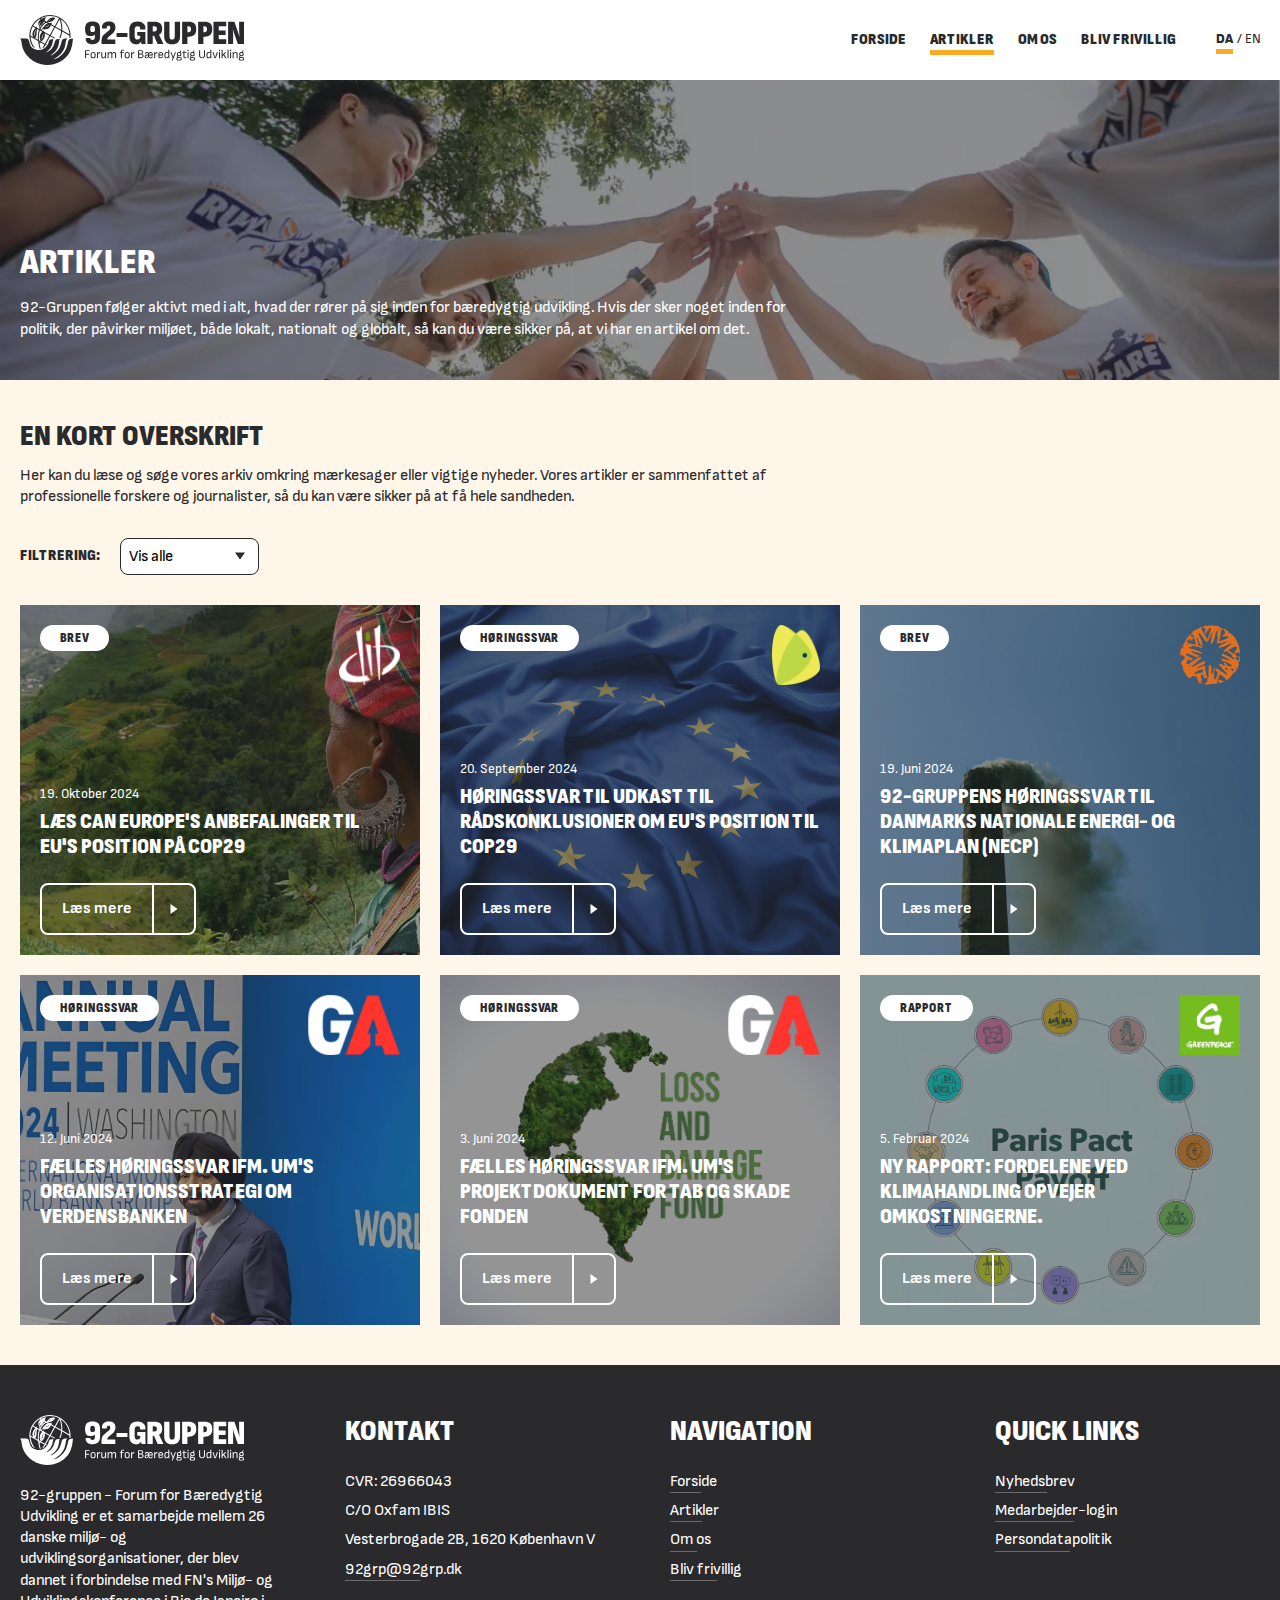
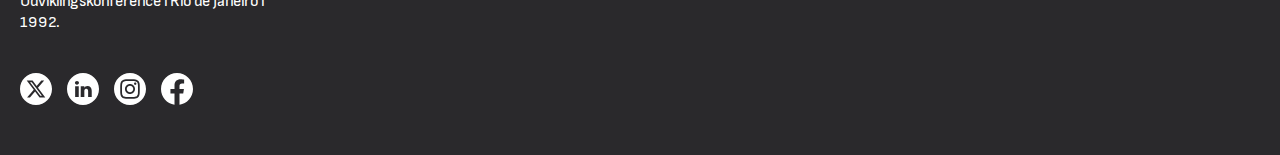
<file: artikler.html>
<!DOCTYPE html>
<html lang="da">
<head>
    <meta charset="UTF-8">
    <meta name="viewport" content="width=device-width, initial-scale=1.0">
    <link rel="icon" type="image/png" href="favicon-32x32.png" sizes="32x32">
    <link rel="icon" type="image/png" href="favicon-16x16.png" sizes="16x16">
    <link rel="stylesheet" href="css/styles.css">
    <script src="js/main.js" defer></script>
    <script src="js/Anton.js" defer></script>
    <title>Artikler - 92-gruppen</title>
    <meta name="description" content="Hold dig opdateret på de seneste nyheder inden for 92-gruppens arbejde og andre relevante indlæg.">
</head>
<body>
    <header class="header">
        <div class="header-inner">

            <a aria-label="Gå til forsiden" href="./index.html" class="header__home-link">
                <svg class="header__logo" xmlns="http://www.w3.org/2000/svg" viewBox="0 0 2241.64844 500"><path d="M127.02908,318.50514c7.04937,5.47862,14.80049,9.72177,23.03879,12.84944-26.72786-32.09035-42.37814-71.81839-45.01247-112.96145l75.13716,42.00246c3.65485,31.0014,10.92339,58.7267,16.96033,77.98721,3.64754-.13458,7.30123-.41682,10.953-.81018-4.23355-13.17667-9.22651-30.85566-13.12976-51.14207,2.50014-2.92772,6.13729-7.39659,9.62603-12.38995l39.11127,21.86332-21.49226,38.44721c6.44991-2.449,12.50107-6.06501,17.99507-10.24356l12.84483-22.97804,6.8525,3.83057c2.66586-3.18689,4.92145-6.12076,6.66908-8.53707l-8.29752-4.63844,43.75856-78.27791,33.80915,18.89984c6.78675-.3203,13.5908-.61023,20.38293-.87093l-48.96839-27.37385,43.75856-78.27829,60.47625,33.80722c-2.1806,22.55122-7.64076,46.63321-17.83434,70.66675,3.91593-.09805,7.80226-.18995,11.65052-.27224,8.57629-21.71067,13.60041-43.77086,15.97558-64.9209l74.02937,41.38377c.00038,7.55963-.44681,15.14194-1.33697,22.70811,3.8571.00807,7.48272.02038,10.81842.0373,8.89737-79.96594-29.72326-161.33345-104.24711-202.99177C352.49902-.56537,296.85154-7.11448,243.87724,7.87865c-52.98046,14.98391-96.95088,49.70436-123.81486,97.76606-26.86706,48.05862-33.41002,103.70302-18.42304,156.6804,5.70971,20.18797,14.30254,39.05551,25.38974,56.18003ZM157.38256,142.38504s-9.63141,61.51599-8.69934,71.76878c0,0-15.53415-19.26282,8.69934-71.76878ZM178.89905,247.40696l-27.56073-15.40688c12.94173-6.41953,14.98737-52.9993,16.03749-61.40179.5587-4.47118,1.30429-18.4538,1.90952-31.30516l19.74616,11.03836c-10.86687,31.33631-12.67833,65.40924-10.13244,97.07546ZM193.50651,278.30261c-.64368-3.7602-1.2543-7.57655-1.79955-11.47056l7.36429,4.11665c-1.89298,2.67317-3.81711,5.17792-5.56475,7.35391ZM204.79712,261.88445l-14.66399-8.19754c-3.24495-31.7562-2.22021-66.3963,8.41403-98.03599l22.60198,12.63488c-34.66393,35.54909-21.04007,78.48516-15.49262,91.87832-.28762.57409-.54448,1.13971-.8594,1.72033ZM241.0691,64.4159l11.46826,6.41107c-23.95318,14.78665-40.76777,33.6315-52.34446,54.60735-1.9945-4.5377-3.84826-9.97286-4.09627-14.42482,20.77129-12.20845,35.21495-30.00511,44.97248-46.59361ZM192.74286,105.27057s-6.08539-19.59697,16.97494-38.46374c0,0-14.4129,27.89449-16.97494,38.46374ZM277.07154,84.92802c-24.73952,9.63295-38.20034,26.96665-54.8123,52.19296-5.5263,2.24943-12.86982,4.2024-18.60376,5.54668,11.35598-25.92922,30.08124-49.08644,59.64146-65.82605l14.19872,7.93722c-.13535.05076-.29223.09767-.42412.14919ZM292.69529,97.06688c-12.0062,23.12185-47.57221,26.40679-47.57221,26.40679,21.77911-8.96773,47.57221-26.40679,47.57221-26.40679ZM232.87964,182.77445c-1.86414,56.54494-20.42561,63.38013-20.42561,63.38013,4.11934-4.97105,20.42561-63.38013,20.42561-63.38013ZM248.93712,286.55898l-38.63985-21.59993c.34107-.62638.61677-1.24353.93053-1.86684,13.52889-5.22291,29.58137-22.01444,35.78173-48.58349,2.66625-11.42519,1.58421-22.65773-.75212-32.18725l46.43788,25.95959-43.75817,78.27791ZM297.91897,198.93575l-56.75373-31.72621c-2.96464-6.88249-5.69125-11.12373-5.69125-11.12373-2.11793,1.50539-4.09973,3.03923-5.9981,4.58922l-22.1744-12.39571c5.97964-1.46694,13.12438-3.49681,18.57531-5.8589,13.0244,2.18483,43.58744,5.00489,64.1088-11.66859,10.62731-8.63474,17.04146-18.44342,20.9647-27.27118l30.72685,17.17681-43.75817,78.27829ZM494.90879,194.04775l-72.56243-40.56282c3.49873-50.27345-7.10859-93.75169-17.7259-112.2847,54.41509,34.45706,86.40239,92.18516,90.28833,152.84752ZM412.36081,147.90287l-56.11005-31.36553,39.30199-70.30608c7.63192,13.22666,19.27859,52.94777,16.80806,101.67161ZM246.79343,18.18374c17.65708-4.99566,35.61869-7.46581,53.47879-7.46581,31.19519,0,62.02932,7.63768,90.30333,22.46548l-43.67396,78.12756-32.25492-18.03044c2.33479-8.40518,2.4167-14.52133,2.4167-15.43418,0,0-12.4457,1.00782-24.3973,3.1469l-17.82588-9.96479c63.78119,2.40901,76.79905-41.08885,76.79905-41.08885-48.90764-20.43945-76.06808,26.27067-82.04619,38.15574l-23.39409-13.07746c9.5745-18.93675,12.95942-34.24327,12.95942-34.24327,0,0-21.55801,5.71932-42.08129,17.96392l-8.96235-5.00989c12.17692-6.45414,25.10212-11.70512,38.67869-15.54492ZM283.61604,61.59969s14.99429-15.63413,23.32141-17.87625c0,0-9.54413,11.85854-23.32141,17.87625ZM197.27287,39.93324l9.74869,5.44978c-5.17369,3.82326-10.0167,8.10834-14.09913,12.88405-16.62272,19.44509-8.21946,40.53206-3.04923,49.77242-.83594,8.26637,3.8348,18.9083,6.64755,24.39845-1.25468,2.58012-2.49629,5.166-3.60486,7.79995l-23.09032-12.90789c.31761-7.28547.52717-12.54952.52717-12.54952-1.02013.91823-4.23393,3.79366-8.48132,8.10295l-29.73595-16.62272c16.3028-27.41653,38.59563-49.98775,65.13738-66.32747ZM126.91642,115.60834l27.44691,15.34343c-10.74844,12.21461-23.70209,30.05817-28.66506,49.69398-5.36941,21.2454,5.07718,36.33159,13.61002,44.62949l-34.66662-19.37895c-.00077-30.57304,7.19626-61.51099,22.27475-90.28795ZM63.34077,236.15558c26.79472,0,28.2229,34.88785,40.40231,67.36629,12.17942,32.47844,53.18345,47.49973,88.09778,47.49973s48.71767-12.99138,71.0466-34.91433c22.32893-21.92295,23.14089-47.90571,29.63658-62.92699,6.49569-15.02128,43.03394-10.96148,43.03394-10.96148-3.829,6.62517-5.99121,15.69586-10.14951,37.35021-2.13552,11.12069-5.59096,21.57404-16.6452,42.62796-19.32854,36.81313-55.82957,51.96551-55.82957,51.96551,50.95781-6.0847,72.25861-47.83071,81.46183-66.03707,10.39771-20.56937,12.52992-44.38964,22.67943-57.38102,10.14951-12.99138,40.19208-8.93157,40.19208-8.93157-5.45809,4.60447-6.54274,38.71903-12.13831,57.96372-4.11971,14.16882-7.56012,35.24728-34.14347,66.26633-19.56563,22.83035-47.90571,40.19208-47.90571,40.19208,29.63658-4.87177,67.79875-40.19208,80.38415-57.67933,12.5854-17.48726,25.2652-47.04232,32.88443-85.22583,6.71526-33.65332,54.80738-26.53767,54.80738-26.53767-8.11961,3.91088-11.89323,26.63734-16.6452,55.36229-3.93681,23.79741-11.10151,50.34421-38.97413,88.50376-23.32752,31.93698-82.41405,63.33297-82.41405,63.33297,38.0535-11.52954,53.02674-15.02085,92.23523-54.21954,43.94244-43.93145,51.30489-106.17666,58.28732-133.27389,6.081-23.599,47.30771-17.92739,47.30771-17.92739,0,0-2.78485,7.27654-4.34278,27.52012-.60675,7.884-7.60292,62.59844-24.67491,97.3311-17.07198,34.73266-47.27148,77.8511-111.43859,109.64032-64.16712,31.78921-164.24427,45.32906-261.37797-15.89461C31.9844,395.94359,17.64254,302.26749,15.3903,273.36375c-2.25224-28.90374-15.3903-37.20818-15.3903-37.20818h63.34077ZM1256.65747,284.93173c.67944,3.1745-.67944,4.75623-4.07678,4.75623h-34.99084c-2.2666,0-3.62549-1.35895-4.07666-4.07678-.67944-2.4895-1.18896-5.6051-1.52893-9.34186-.33948-3.7373-.6261-7.64404-.849-11.72028h-.67944c-2.94604,5.43512-6.51343,10.24969-10.70129,14.43756-4.19348,4.19342-9.28906,7.47406-15.28699,9.85187-6.00342,2.37842-13.3075,3.56732-21.91211,3.56732-20.83936,0-37.53857-6.67792-50.1084-20.04321-12.56909-13.36084-18.85425-33.51575-18.85425-60.46967v-63.52753c0-27.62836,7.01733-48.52106,21.06274-62.67804,14.03967-14.15088,34.08289-21.23212,60.12964-21.23212,18.34473,0,33.51562,3.1745,45.52258,9.51239,12.00134,6.34296,20.89221,15.117,26.66785,26.32782,5.77515,11.21082,7.98291,24.28998,6.62402,39.23755-.22778,2.94562-1.58667,4.4162-4.07617,4.4162h-44.84277c-2.495,0-3.7373-1.69836-3.7373-5.09564.45117-8.60468-1.30542-15.34039-5.26562-20.21326-3.96509-4.86731-10.70068-7.30402-20.21313-7.30402-9.74023,0-16.98535,2.94617-21.7417,8.8324-4.7561,5.89233-7.13403,15.51587-7.13403,28.87616v59.11078c0,13.36584,2.26123,22.93103,6.79407,28.70618,4.52795,5.77515,11.77356,8.66296,21.74219,8.66296,9.05579,0,15.90808-2.4895,20.55261-7.47406,4.63965-4.979,6.9646-12.22974,6.9646-21.74158v-9.51245h-25.81885c-2.71729,0-4.07617-1.58167-4.07617-4.75568v-27.1778c0-2.94061,1.35889-4.4162,4.07617-4.4162h73.37939c2.4895,0,3.73669,1.47559,3.73669,4.4162v58.09186c0,10.64801.22278,20.38318.67957,29.21564.45105,8.83295,1.13049,16.4231,2.03833,22.76105ZM1070.59839,179.61942h-100.55615c-3.1745,0-4.75623,1.47559-4.75623,4.4162v30.23511c0,3.17395,1.58173,4.75623,4.75623,4.75623h100.55615c2.94067,0,4.41675-1.58228,4.41675-4.75623v-30.23511c0-2.94061-1.47607-4.4162-4.41675-4.4162ZM782.65649,82.97006c12.00189,12.34637,18.00537,31.88013,18.00537,58.60132v74.73773c0,25.13885-6.23181,44.10986-18.68488,56.90234-12.45801,12.7981-31.14233,19.19434-56.05341,19.19434-22.42108,0-39.63531-4.92621-51.63672-14.77759-12.0069-9.85187-18.00537-24.40161-18.00537-43.65369,0-3.39734,1.58221-5.09625,4.75623-5.09625h38.38806c3.39728,0,5.09564,1.69891,5.09564,5.09625,0,4.75562,1.64056,8.49292,4.92621,11.21021,3.28009,2.71783,8.54578,4.07678,15.79645,4.07678,8.1535,0,14.15143-2.20782,18.00543-6.62457,3.84839-4.41626,5.77509-11.72028,5.77509-21.91162v-23.22668c-5.77612,3.54578-12.0014,6.47534-18.68427,8.78857-8.83301,3.05731-17.78204,4.58624-26.83783,4.58624-18.34485,0-31.76349-5.60516-40.25641-16.81592-8.49298-11.21082-12.73975-28.13843-12.73975-50.78778,0-27.17731,6.11511-47.10382,18.34485-59.79022,12.22974-12.68085,31.13733-19.02429,56.73291-19.02429,26.04169,0,45.06543,6.17346,57.07239,18.51483ZM749.0246,162.186v-24.69141c0-10.41467-1.75726-18.05817-5.26562-22.93103-3.51398-4.86737-9.57025-7.30408-18.17487-7.30408-8.38129,0-14.32642,2.37836-17.83539,7.13403-3.51398,4.75623-5.26569,12.5697-5.26569,23.44055v7.13403c0,8.61017,1.75171,15.00641,5.26569,19.19427,3.50897,4.19342,8.66296,6.28461,15.45758,6.28461,5.20679,0,10.41412-1.01892,15.62701-3.05731,3.34888-1.31104,6.74695-3.0495,10.19128-5.20367ZM888.341,215.28964c4.86737-4.29956,10.24469-8.60406,16.13647-12.90918,5.88678-4.29956,11.77362-9.00244,17.66541-14.09808,5.88678-5.09564,11.26355-10.64301,16.13647-16.64648,4.86786-5.99792,8.7746-12.96191,11.72021-20.89209,2.94061-7.92523,4.4162-17.0976,4.4162-27.51727,0-19.7038-5.66345-34.42297-16.9859-44.16321-11.3269-9.73523-28.08508-14.60809-50.27777-14.60809-22.42163,0-39.52417,5.72235-51.29724,17.15594-11.77911,11.43854-16.9859,27.46393-15.62701,48.06995.22278,3.17395,1.81006,4.75616,4.75568,4.75616h38.38806c3.16895,0,4.75623-1.58221,4.75623-4.75616-.22833-7.24573,1.01892-12.68085,3.73676-16.30652,2.71783-3.62006,7.24567-5.43567,13.58862-5.43567,6.11511,0,10.47302,1.2478,13.07916,3.7373,2.6012,2.49451,3.90674,6.45459,3.90674,11.88971v3.7373c0,7.0224-2.09668,13.41864-6.28455,19.19379-4.19342,5.77509-9.62915,11.2691-16.30652,16.47644-6.68292,5.21234-13.70526,10.64801-21.06268,16.30646-7.36237,5.66345-14.3847,11.94806-21.06207,18.85431-6.68298,6.91071-12.11865,14.94757-16.30652,24.12-4.19342,9.17242-6.2851,19.87323-6.2851,32.10291v30.57458c0,3.1745,1.58221,4.75623,4.75616,4.75623h128.75287c3.16895,0,4.75623-1.58173,4.75623-4.75623v-34.65076c0-3.39734-1.58728-5.09625-4.75623-5.09625h-76.43616c0-6.11456,1.47003-11.55023,4.41626-16.30646,2.94061-4.75568,6.84735-9.28351,11.72021-13.58862ZM2058.61328,67.17307h-119.92029c-2.7179,0-4.07568,1.47559-4.07568,4.4162v213.6825c0,2.94562,1.35779,4.4162,4.07568,4.4162h119.92029c2.71802,0,4.0769-1.47058,4.0769-4.4162v-37.70862c0-2.94061-1.35889-4.4162-4.0769-4.4162h-71.00037v-43.48431h64.54578c2.71802,0,4.0769-1.58173,4.0769-4.75568v-34.99133c0-2.94061-1.35889-4.4162-4.0769-4.4162h-64.54578v-41.78534h71.00037c2.71802,0,4.0769-1.47003,4.0769-4.4162v-37.70862c0-2.94061-1.35889-4.4162-4.0769-4.4162ZM2237.23169,67.17307h-41.78418c-2.71777,0-4.0769,1.47559-4.0769,4.4162v74.73773c0,5.8924.22241,13.24921.67896,22.0816.45117,8.83301.96118,17.66541,1.52905,26.49835.56226,8.83246,1.07227,16.19482,1.52881,22.0816h-.67993c-1.35889-4.979-3.05688-10.81244-5.0957-17.49536-2.03784-6.67792-4.13452-13.53033-6.28442-20.55322-2.15454-7.0174-4.36353-13.36029-6.62476-19.02435l-31.59399-89.6853c-.90674-2.03833-2.49463-3.05725-4.75562-3.05725h-55.03467c-2.71777,0-4.07544,1.47559-4.07544,4.4162v213.6825c0,2.94562,1.35767,4.4162,4.07544,4.4162h41.44653c3.16895,0,4.75562-1.47058,4.75562-4.4162v-71.00104c0-6.56622-.16992-14.20978-.51001-22.93103-.33887-8.71576-.73779-17.54877-1.18896-26.4978-.45654-8.94409-1.0188-16.58759-1.69873-22.93109h1.02002c2.26099,8.1535,4.8667,17.38428,7.81348,27.68726,2.93994,10.30804,6.1145,19.98993,9.51123,29.04565l31.59399,87.98694c.90234,2.03839,2.48999,3.05731,4.75562,3.05731h54.69458c2.94116,0,4.41675-1.47058,4.41675-4.4162V71.58926c0-2.94061-1.47559-4.4162-4.41675-4.4162ZM1904.04443,86.19736c12.45361,12.6864,18.68481,31.59344,18.68481,56.73291,0,24.23663-6.45459,42.80426-19.36377,55.71344s-32.05066,19.36377-57.41235,19.36377h-11.55029v67.26428c0,2.94562-1.47559,4.4162-4.41675,4.4162h-44.50317c-2.71777,0-4.07568-1.47058-4.07568-4.4162V71.58926c0-2.94061,1.35791-4.4162,4.07568-4.4162h59.79028c26.72168,0,46.31323,6.3429,58.77124,19.02429ZM1869.73364,143.26974c0-10.64246-1.9856-18.22821-5.94556-22.76105-3.9646-4.52789-10.13806-6.79462-18.51489-6.79462h-10.87036v58.0918h10.53149c8.37573,0,14.60693-2.31946,18.68359-6.96399,4.0769-4.63959,6.11572-11.83197,6.11572-21.57214ZM1596.67554,67.17307h-44.84326c-2.71777,0-4.07678,1.47559-4.07678,4.4162v135.88684c0,13.81702-2.03784,23.61053-6.11462,29.38568-4.07666,5.77515-10.87134,8.66296-20.38379,8.66296-9.06006,0-15.74365-2.94061-20.0426-8.83295-4.30457-5.88629-6.45459-15.62701-6.45459-29.2157V71.58926c0-2.94061-1.2478-4.4162-3.73669-4.4162h-44.84326c-2.94556,0-4.41565,1.47559-4.41565,4.4162v137.92523c0,27.85675,6.67688,48.63831,20.0426,62.33807,13.36035,13.70581,33.17529,20.55322,59.4502,20.55322,26.27063,0,46.08545-6.84741,59.45142-20.55322,13.36023-13.69977,20.0426-34.48132,20.0426-62.33807V71.58926c0-2.94061-1.35889-4.4162-4.07556-4.4162ZM1744.03979,86.19736c12.45361,12.6864,18.68481,31.59344,18.68481,56.73291,0,24.23663-6.45459,42.80426-19.36377,55.71344s-32.05066,19.36377-57.41235,19.36377h-11.55029v67.26428c0,2.94562-1.47559,4.4162-4.41675,4.4162h-44.50317c-2.71777,0-4.07568-1.47058-4.07568-4.4162V71.58926c0-2.94061,1.35791-4.4162,4.07568-4.4162h59.79028c26.72168,0,46.31323,6.3429,58.77124,19.02429ZM1709.729,143.26974c0-10.64246-1.9856-18.22821-5.94556-22.76105-3.9646-4.52789-10.13806-6.79462-18.51489-6.79462h-10.87036v58.0918h10.53149c8.37573,0,14.60693-2.31946,18.68359-6.96399,4.0769-4.63959,6.11572-11.83197,6.11572-21.57214ZM1432.49292,283.91281c1.58228,3.85339.68005,5.77515-2.71777,5.77515h-49.59888c-2.49451,0-4.19336-1.01892-5.0957-3.05731l-34.99072-79.49396h-12.56909v78.13507c0,2.94562-1.47632,4.4162-4.41687,4.4162h-44.50256c-2.7179,0-4.0769-1.47058-4.0769-4.4162V71.58926c0-2.94061,1.35901-4.4162,4.0769-4.4162h64.88635c27.39954,0,47.39001,5.72235,59.95911,17.15594,12.57031,11.43854,18.85486,28.93396,18.85486,52.48615,0,15.40424-2.54785,28.25507-7.64343,38.55804-5.0957,10.30798-13.19592,17.83484-24.28955,22.59106v.33942l42.12427,85.60913ZM1369.30603,138.51352c0-8.8324-1.9856-15.2287-5.94568-19.19379-3.9646-3.96008-10.36133-5.94513-19.19385-5.94513h-16.64575v50.6178h15.96692c8.8324,0,15.34033-2.03839,19.53381-6.11456,4.18774-4.07678,6.28455-10.53137,6.28455-19.36432ZM1143.1604,372.05173c.16248,1.70892.22339,3.45892.18359,5.24878-.04224,1.79095-.18359,3.49988-.42749,5.12677-.16418.896-.69263,1.22095-1.58704.97589-.65198-.16193-1.34241-.28394-2.07483-.36597-.73242-.0799-1.50708-.12201-2.31946-.12201-2.03491,0-4.06995.448-6.10315,1.34296-2.03552.89606-3.9884,2.13586-5.85925,3.72278-1.34753,1.14172-2.60669,2.42584-3.7843,3.841v38.45502c0,.81506-.4082,1.22095-1.22046,1.22095h-7.93457c-.81409,0-1.22046-.40588-1.22046-1.22095v-43.82196c0-2.27667-.06104-4.49573-.18311-6.65265-.12183-2.15472-.34705-4.33276-.67139-6.5307-.16406-.89386.2439-1.34186,1.22046-1.34186h7.44604c.81299,0,1.26099.36597,1.34302,1.09784.32434,1.54706.56836,3.31696.73242,5.30975.10181,1.25464.16833,2.37341.20642,3.38562,1.38757-1.79828,2.9248-3.43665,4.61487-4.91156,2.2373-1.95288,4.51685-3.49768,6.83618-4.6377,2.31885-1.13892,4.45532-1.70892,6.4082-1.70892,1.46497,0,2.56335.12201,3.2959.36597.65039.16412,1.01685.57001,1.09839,1.22095ZM2158.05688,370.46481c-2.76685,0-5.39185.40808-7.87256,1.21985-2.48413.81512-4.96484,2.11707-7.44678,3.90692-1.92065,1.38544-3.92871,3.11975-6.0188,5.18634-.00879-.08258-.01489-.15857-.02393-.24255-.16309-1.50488-.32617-2.94873-.48804-4.33386-.16406-1.38287-.32593-2.39978-.48779-3.05188-.16431-.81177-.61011-1.21985-1.34302-1.21985h-7.44556c-.97705,0-1.38525.53009-1.22095,1.58582.16187,1.46497.34473,3.521.54883,6.16473.20288,2.646.30493,5.02582.30493,7.14062v43.45599c0,.81506.40698,1.22095,1.22095,1.22095h7.93481c.81274,0,1.22095-.40588,1.22095-1.22095v-40.31299c3.67188-3.44812,6.80957-5.96881,9.39844-7.53668,3.0918-1.87085,6.22559-2.80792,9.39966-2.80792,3.33569,0,5.83765.93707,7.50659,2.80792,1.66675,1.87305,2.50293,4.84283,2.50293,8.91052v38.93915c0,.81506.40576,1.22095,1.22095,1.22095h7.93359c.81274,0,1.22095-.40588,1.22095-1.22095v-39.42712c0-6.7536-1.54712-11.84039-4.63892-15.25824-3.09277-3.41785-7.56763-5.12677-13.42725-5.12677ZM2106.05859,347.27188c-2.3623,0-4.07104.63104-5.12695,1.89191-1.05908,1.26312-1.58691,2.8689-1.58691,4.82178v1.22101c0,1.95288.52783,3.56085,1.58691,4.82068,1.05591,1.26306,2.76465,1.89301,5.12695,1.89301,2.35864,0,4.06763-.62994,5.12671-1.89301,1.05566-1.25983,1.58691-2.8678,1.58691-4.82068v-1.22101c0-1.95288-.53125-3.55865-1.58691-4.82178-1.05908-1.26086-2.76807-1.89191-5.12671-1.89191ZM1090.80664,376.44547c4.27222,3.98895,6.40869,10.0517,6.40869,18.18817v14.1593c0,8.13873-2.11694,14.20251-6.34766,18.18817-4.23242,3.98895-10.49756,5.98175-18.7981,5.98175-8.22021,0-14.46484-1.9928-18.73718-5.98175-4.27234-3.98566-6.40869-10.04944-6.40869-18.18817v-14.1593c0-8.13647,2.11536-14.19922,6.34778-18.18817,4.2301-3.9856,10.49744-5.98065,18.7981-5.98065,8.21851,0,14.46472,1.99506,18.73706,5.98065ZM1086.83984,395.61063c0-5.37183-1.15991-9.37854-3.47937-12.02454-2.31885-2.64264-6.08386-3.96674-11.29089-3.96674-5.20886,0-8.97217,1.3241-11.29102,3.96674-2.31934,2.646-3.47937,6.65271-3.47937,12.02454v12.20642c0,5.37073,1.16003,9.37964,3.47937,12.02344,2.31885,2.646,6.08215,3.96674,11.29102,3.96674,5.20703,0,8.97205-1.32074,11.29089-3.96674,2.31946-2.6438,3.47937-6.65271,3.47937-12.02344v-12.20642ZM1230.9856,395.97659c2.80737,3.41785,4.2113,7.93469,4.2113,13.54938,0,7.48773-2.50244,13.02148-7.5072,16.6012-5.00476,3.58197-12.83789,5.37073-23.4978,5.37073h-21.8501c-.81445,0-1.22095-.40588-1.22095-1.22095v-77.51233c0-.81287.40649-1.22101,1.22095-1.22101h21.72803c9.2771,0,16.21362,1.64795,20.81201,4.94379,4.59668,3.29584,6.89722,8.32172,6.89722,15.07532,0,4.39484-1.05859,7.95569-3.17383,10.68158-2.11707,2.72693-5.57544,4.9848-10.37549,6.77466v.24396c5.69507,1.05798,9.948,3.29584,12.75586,6.71368ZM1191.49695,385.84506h12.08435c6.18359,0,10.69995-1.03796,13.54932-3.11285,2.8479-2.07489,4.27246-5.34967,4.27246-9.82654,0-4.55676-1.44556-7.77057-4.33337-9.64355-2.8894-1.87085-7.7511-2.80682-14.58679-2.80682h-10.98596v25.38977ZM1224.8208,408.79294c0-5.04468-1.60742-8.7276-4.82129-11.04645-3.21594-2.31885-8.40369-3.47882-15.56372-3.47882h-12.93884v28.19769h12.57288c7.48608,0,12.81689-1.05682,15.99072-3.17383,3.17334-2.11591,4.76025-5.61584,4.76025-10.4986ZM2241.64844,438.08963c0,6.18359-2.21777,10.63831-6.65259,13.36633-4.43579,2.72589-11.49561,4.08881-21.17798,4.08881-9.52148,0-16.37842-1.28088-20.56909-3.84479-4.19189-2.56287-6.28564-6.45087-6.28564-11.65747,0-3.33801.79297-6.24683,2.37988-8.7276,1.23071-1.92474,2.96875-3.56451,5.20288-4.92688-2.04248-1.75073-3.06689-4.48102-3.06689-8.1955,0-2.60388.61084-4.77966,1.83081-6.5307.9668-1.3847,2.47778-2.9129,4.51587-4.57886-3.66113-3.41791-5.4917-8.6662-5.4917-15.74518,0-7.07965,1.84961-12.32837,5.55371-15.74622,3.70166-3.41785,9.46045-5.12677,17.27197-5.12677,2.28052,0,4.35938.18048,6.28125.50146.31519-2.66467.64258-4.96948.98242-6.91016.4458-2.56396.8728-4.73975,1.28101-6.5307.24512-.97699.73315-1.46497,1.46484-1.46497h7.69067c.89404,0,1.22119.40808.97607,1.22095-.81396,2.52295-1.5061,5.20886-2.07495,8.05664-.45312,2.2652-.98486,5.26208-1.5918,8.96704.58569.41797,1.14331.86115,1.65283,1.34747,3.62085,3.45996,5.43164,8.7276,5.43164,15.80725s-1.81079,12.30951-5.43164,15.68628c-3.62183,3.37683-9.29761,5.0658-17.02832,5.0658-4.15332,0-7.69775-.52191-10.67554-1.5296-.78662.49951-1.43164,1.0462-1.89673,1.65161-.81519,1.05792-1.22095,2.27887-1.22095,3.6618,0,1.4649.48779,2.50183,1.46484,3.11285.97607.60992,2.48096.99695,4.51562,1.15887l20.26416,1.22095c4.7998.32605,8.40161,1.85199,10.80273,4.57782,2.39966,2.72693,3.60059,6.73254,3.60059,12.02344ZM2202.70947,391.45981c0,4.31494.89478,7.34467,2.68579,9.0946,1.78882,1.74994,4.92261,2.62384,9.39844,2.62384,4.55688,0,7.70972-.8739,9.46069-2.62384,1.74878-1.74994,2.62378-4.77966,2.62378-9.0946,0-4.39374-.896-7.48553-2.68481-9.27655-1.79102-1.78986-4.9248-2.68591-9.39966-2.68591-4.47583,0-7.60962.89606-9.39844,2.68591-1.79102,1.79102-2.68579,4.88281-2.68579,9.27655ZM2231.39502,437.60165c0-2.36206-.57007-4.1109-1.70898-5.24872-1.14111-1.13892-3.01196-1.74994-5.61475-1.83203l-21.32056-1.15167c-1.42603.70831-2.5437,1.63824-3.33716,2.79962-1.14111,1.66785-1.70898,3.64185-1.70898,5.92078,0,3.25372,1.22095,5.51154,3.66187,6.77466,2.44189,1.26093,6.75366,1.89191,12.93945,1.89191,6.42749,0,10.88208-.6521,13.36621-1.95288,2.48071-1.30304,3.7229-3.70398,3.7229-7.20166ZM800.98981,370.83078c-.73248-.24396-1.83093-.36597-3.29584-.36597-1.95288,0-4.08929.57001-6.4082,1.70892-2.3194,1.14001-4.59888,2.68481-6.83618,4.6377-1.69012,1.47491-3.22729,3.11328-4.61487,4.91162-.03809-1.01221-.10455-2.13104-.20636-3.38568-.16412-1.9928-.40814-3.7627-.73248-5.30975-.08209-.73187-.53009-1.09784-1.34296-1.09784h-7.44617c-.97644,0-1.38452.448-1.2204,1.34186.32434,2.19794.5495,4.37598.67145,6.5307.12201,2.15692.18298,4.37598.18298,6.65265v43.82196c0,.81506.40643,1.22095,1.2204,1.22095h7.93469c.81232,0,1.2204-.40588,1.2204-1.22095v-38.45502c1.17767-1.41516,2.43683-2.69928,3.78436-3.841,1.87085-1.58691,3.82373-2.82672,5.85925-3.72278,2.03326-.89496,4.06824-1.34296,6.10315-1.34296.81232,0,1.58698.04211,2.3194.12201.73248.08203,1.42285.20404,2.07489.36597.89441.24506,1.42279-.0799,1.58691-.97589.24402-1.62689.38538-3.33582.42755-5.12677.03992-1.78986-.02106-3.53986-.18353-5.24878-.08154-.65094-.44806-1.05682-1.09845-1.22095ZM749.7345,376.44547c4.27228,3.98895,6.40869,10.0517,6.40869,18.18817v14.1593c0,8.13873-2.117,14.20251-6.34772,18.18817-4.23236,3.98895-10.4975,5.98175-18.7981,5.98175-8.22021,0-14.46478-1.9928-18.73712-5.98175-4.27228-3.98566-6.40869-10.04944-6.40869-18.18817v-14.1593c0-8.13647,2.11536-14.19922,6.34772-18.18817,4.23016-3.9856,10.4975-5.98065,18.7981-5.98065,8.21857,0,14.46478,1.99506,18.73712,5.98065ZM745.7677,395.61063c0-5.37183-1.15997-9.37854-3.47937-12.02454-2.31885-2.64264-6.0838-3.96674-11.29095-3.96674-5.2088,0-8.97211,1.3241-11.29095,3.96674-2.3194,2.646-3.47937,6.65271-3.47937,12.02454v12.20642c0,5.37073,1.15997,9.37964,3.47937,12.02344,2.31885,2.646,6.08215,3.96674,11.29095,3.96674,5.20715,0,8.97211-1.32074,11.29095-3.96674,2.3194-2.6438,3.47937-6.65271,3.47937-12.02344v-12.20642ZM695.18329,351.54361h-43.45599c-.81451,0-1.22095.40814-1.22095,1.22101v77.51233c0,.81506.40643,1.22095,1.22095,1.22095h7.93414c.81287,0,1.22095-.40588,1.22095-1.22095v-33.69043h29.66211c.81232,0,1.2204-.40588,1.2204-1.22095v-6.59058c0-.81287-.40808-1.22101-1.2204-1.22101h-29.66211v-26.61078h34.3009c.81232,0,1.2204-.40582,1.2204-1.22095v-6.95764c0-.81287-.40808-1.22101-1.2204-1.22101ZM860.84961,423.44125c-.12201-2.35876-.18298-4.63879-.18298-6.83563v-43.45599c0-.81177-.40808-1.21985-1.22095-1.21985h-7.93414c-.81451,0-1.2204.40808-1.2204,1.21985v40.26392c-3.59399,3.4873-6.67053,6.02618-9.21606,7.58691-3.05188,1.87305-6.08435,2.80676-9.09406,2.80676-3.01196,0-5.22992-.95483-6.65271-2.8678-1.42505-1.91187-2.13641-4.86169-2.13641-8.85065v-38.93915c0-.81177-.40814-1.21985-1.22046-1.21985h-7.93463c-.81396,0-1.2204.40808-1.2204,1.21985v39.42822c0,6.59167,1.38287,11.63751,4.15027,15.13629,2.76581,3.49988,6.7536,5.24872,11.96246,5.24872,2.60327,0,5.18774-.448,7.7511-1.34296s5.14618-2.23676,7.75171-4.02777c2.18787-1.50421,4.37585-3.34497,6.565-5.48175.073,1.15216.15833,2.29236.27063,3.40576.16193,1.62909.36597,3.216.60992,4.7608.08044.81506.56836,1.22095,1.46497,1.22095h6.83569c1.05682,0,1.50482-.40588,1.34296-1.22095-.32605-2.19684-.5495-4.47467-.67151-6.83569ZM1039.3811,348.61484c-1.38452-.56891-3.052-1.03796-5.00488-1.40393s-3.86572-.55005-5.73718-.55005c-6.18524,0-11.04694,1.64795-14.58679,4.94379-3.53979,3.29584-5.30969,7.95569-5.30969,13.97742v6.34772h-9.3996c-.32605,0-.60999.10199-.85449.30493-.24396.2041-.36597.50903-.36597.91492v6.46973c0,.32605.12201.60992.36597.85498.24451.24402.52844.36597.85449.36597h9.3996v49.43665c0,.32605.12195.61102.36597.85504.24396.24396.52838.36591.85443.36591h7.93408c.40643,0,.71143-.12195.91602-.36591.20184-.24402.30499-.52899.30499-.85504v-49.43665h17.69958c.40649,0,.71143-.12195.91553-.36597.20239-.24506.30493-.52893.30493-.85498v-6.46973c0-.81177-.40808-1.21985-1.22046-1.21985h-17.69958v-6.10376c0-3.33575.87329-5.8598,2.62433-7.56873,1.74884-1.70886,4.29181-2.56281,7.62921-2.56281,1.46484,0,3.0918.18298,4.88281.54895,1.7887.36597,3.33569.83618,4.63818,1.40393,1.13892.48798,1.89246.6521,2.25842.48798.36658-.16193.54944-.48798.54944-.97589v-6.46973c0-.81287-.77466-1.50488-2.31934-2.07489ZM1322.52295,376.56747c3.86426,4.07098,5.79834,9.72565,5.79834,16.96716v9.03369c0,.81396-.4082,1.22095-1.22046,1.22095h-35.76587v4.39374c0,5.61469,1.03809,9.62469,3.11292,12.02338,2.07483,2.40204,5.51208,3.60083,10.31445,3.60083,3.74231,0,6.67212-.60992,8.78918-1.83087,2.11475-1.21991,3.17383-2.84674,3.17383-4.88281,0-1.38177.4458-2.07489,1.34241-2.07489h7.93469c.81226,0,1.22046.93713,1.22046,2.80792,0,4.55786-2.11719,8.22076-6.3479,10.98541-4.23169,2.76581-9.92908,4.15088-17.08911,4.15088-5.37073,0-9.74609-.99805-13.12183-2.99091-3.37793-1.9928-5.79822-4.98364-7.26318-8.9715-3.9884,4.06989-7.83325,7.07965-11.5354,9.03253-3.7041,1.95288-7.42676,2.92987-11.16895,2.92987-4.55847,0-8.05664-1.42505-10.49805-4.27283-2.44141-2.84674-3.66187-6.99762-3.66187-12.45038,0-4.31281.83337-7.83154,2.50244-10.55847,1.66675-2.72583,4.37317-4.84064,8.11755-6.34772,3.74158-1.50488,8.66663-2.54291,14.76978-3.11292l9.52161-.85498v-4.51575c0-4.06879-.81445-6.95764-2.44141-8.66656-1.62915-1.70892-4.47681-2.5639-8.54517-2.5639-3.66187,0-6.4082.63098-8.23901,1.89191-1.83154,1.26312-2.74695,3.15497-2.74695,5.67676,0,.81403-.36597,1.21991-1.09839,1.21991h-8.05676c-.81396,0-1.26245-.77185-1.34229-2.31885-.24402-3.0918.46741-5.79773,2.13586-8.11768,1.66736-2.31885,4.08923-4.14972,7.26318-5.49268,3.17383-1.34296,6.87561-2.01392,11.10791-2.01392,4.23071,0,7.83154.69202,10.8031,2.07489,2.96973,1.38507,5.26807,3.41785,6.89661,6.10376,1.95349-2.60388,4.59668-4.61774,7.93469-6.04279,3.33569-1.42279,7.03809-2.13586,11.10791-2.13586,6.99817,0,12.42993,2.03497,16.29565,6.10266ZM1281.69189,412.94382c-.08203-.89496-.14307-1.87085-.18286-2.92993-.04224-1.05682-.06104-2.07483-.06104-3.05188v-3.17273l-9.76562.85388c-5.61523.48798-9.48108,1.50708-11.59644,3.05188-2.11694,1.547-3.17383,4.14978-3.17383,7.81158,0,2.76801.56836,4.84283,1.70898,6.22571,1.13892,1.38513,2.84778,2.07489,5.12671,2.07489,2.44141,0,4.98413-.81177,7.62964-2.4408,2.64331-1.62689,6.08215-4.43475,10.31445-8.42261ZM1317.9458,395.12161c0-5.2887-1.01855-9.19446-3.052-11.71844-2.03491-2.52069-5.24866-3.78381-9.64294-3.78381-4.55847,0-8.01624,1.30304-10.37549,3.90576-2.36157,2.60608-3.54041,6.51184-3.54041,11.71844v.12201h26.61084v-.24396ZM944.29382,370.46481c-3.90576,0-7.5282.89606-10.86401,2.68481-3.3374,1.79102-6.95764,4.68097-10.86395,8.66656-1.05853-3.74164-2.86835-6.57062-5.43176-8.48358-2.56335-1.91077-5.92023-2.8678-10.0705-2.8678-3.7439,0-7.24377.83508-10.49805,2.50183-3.25537,1.66901-6.71368,4.33386-10.37549,7.99567-.08209-1.46497-.24396-2.88776-.48853-4.27283-.24396-1.38293-.448-2.68481-.60992-3.90582-.08203-.56775-.48846-.85388-1.22095-.85388h-7.32416c-1.05853,0-1.50653.48792-1.34241,1.46381.32434,1.95404.5495,4.13202.67145,6.5307.12201,2.40204.18298,4.69983.18298,6.89667v43.45599c0,.81506.40643,1.22095,1.2204,1.22095h7.93469c.81232,0,1.2204-.40588,1.2204-1.22095v-40.2821c3.74225-3.57977,7.01923-6.20355,9.82654-7.87256,2.80737-1.66791,5.55426-2.50293,8.23962-2.50293,3.00977,0,5.22772.97699,6.65271,2.92987,1.42279,1.95288,2.13586,4.88281,2.13586,8.78857v38.93915c0,.81506.40643,1.22095,1.22101,1.22095h7.93408c.81232,0,1.22095-.40588,1.22095-1.22095v-40.2821c3.7417-3.57977,7.01868-6.20355,9.82605-7.87256,2.80786-1.66791,5.55426-2.50293,8.23962-2.50293,3.0097,0,5.22821.97699,6.65265,2.92987,1.42285,1.95288,2.13641,4.88281,2.13641,8.78857v38.93915c0,.81506.40588,1.22095,1.22046,1.22095h7.93408c.81287,0,1.22101-.40588,1.22101-1.22095v-39.54907c0-6.67157-1.40399-11.71844-4.2113-15.13629-2.80737-3.41785-6.93884-5.12677-12.38995-5.12677ZM1999.37585,371.92978h-7.93469c-.81396,0-1.22095.40808-1.22095,1.21985v57.12732c0,.81506.40698,1.22095,1.22095,1.22095h7.93469c.81287,0,1.22107-.40588,1.22107-1.22095v-57.12732c0-.81177-.4082-1.21985-1.22107-1.21985ZM1914.40576,429.78897c.24512,1.14008-.16309,1.70892-1.21997,1.70892h-7.07959c-.89722,0-1.38501-.4458-1.46484-1.34296-.16418-1.22095-.36719-2.76575-.61108-4.63879-.16394-1.2569-.24817-2.35449-.26526-3.31812-2.22327,2.12628-4.35559,3.95624-6.38745,5.45508-2.48303,1.83093-4.96484,3.17389-7.44568,4.02777-2.48291.85504-5.10791,1.28198-7.87354,1.28198-5.69678,0-10.07056-1.91077-13.12256-5.73779-3.05066-3.82373-4.57666-9.47833-4.57666-16.96716v-15.2583c0-7.72949,1.95288-13.75116,5.85864-18.06506,3.90588-4.31281,9.31763-6.46973,16.23535-6.46973,3.17383,0,6.50964.42694,10.00952,1.28088,2.77954.67944,5.01208,1.50281,6.71362,2.46411v-24.86304c0-.81287.40601-1.22095,1.21997-1.22095h7.93457c.81299,0,1.22095.40808,1.22095,1.22095v68.35785c0,1.14001.04004,2.50177.12207,4.08875.07983,1.58691.18298,3.11285.30493,4.57782.12207,1.4649.26392,2.60492.427,3.41779ZM1903.17627,413.5032v-30.505c-2.09473-.9519-4.32959-1.71552-6.71362-2.27985-3.09399-.73303-5.81982-1.099-8.17871-1.099-4.55884,0-7.95557,1.38507-10.19238,4.15088-2.23901,2.76685-3.35693,6.91772-3.35693,12.45032v14.64838c0,4.31384.83289,7.54871,2.50195,9.70343,1.66675,2.15808,4.16968,3.23486,7.50757,3.23486,2.03271,0,4.02783-.38483,5.98071-1.15887,1.95398-.77295,4.10864-2.07599,6.46973-3.90686,1.76587-1.37012,3.76001-3.11633,5.98169-5.23828ZM1372.8396,370.83078c-.73193-.24396-1.83203-.36597-3.2959-.36597-1.95386,0-4.08984.57001-6.40979,1.70892-2.31775,1.14001-4.59778,2.68481-6.83557,4.6377-1.6897,1.47528-3.22668,3.11414-4.61487,4.91296-.03772-1.01257-.10376-2.13184-.20703-3.38702-.16418-1.9928-.40808-3.7627-.73181-5.30975-.08215-.73187-.53015-1.09784-1.34192-1.09784h-7.44568c-.97803,0-1.38623.448-1.22192,1.34186.32373,2.19794.55005,4.37598.67188,6.5307.12207,2.15692.18188,4.37598.18188,6.65265v43.82196c0,.81506.4082,1.22095,1.22217,1.22095h7.93359c.81396,0,1.22192-.40588,1.22192-1.22095v-38.45636c1.17749-1.41461,2.43604-2.6983,3.78394-3.83966,1.86963-1.58691,3.82373-2.82672,5.85742-3.72278,2.03394-.89496,4.07007-1.34296,6.10376-1.34296.81396,0,1.58813.04211,2.32007.12201.73193.08203,1.42163.20404,2.07593.36597.8938.24506,1.42163-.0799,1.58582-.97589.24402-1.62689.38586-3.33582.4281-5.12677.03992-1.78986-.02222-3.53986-.18408-5.24878-.08203-.65094-.448-1.05682-1.0979-1.22095ZM1680.77417,347.27188c-2.36206,0-4.07104.63104-5.12671,1.89191-1.05908,1.26312-1.58691,2.8689-1.58691,4.82178v1.22101c0,1.95288.52783,3.56085,1.58691,4.82068,1.05566,1.26306,2.76465,1.89301,5.12671,1.89301,2.35876,0,4.06763-.62994,5.12671-1.89301,1.05579-1.25983,1.58691-2.8678,1.58691-4.82068v-1.22101c0-1.95288-.53113-3.55865-1.58691-4.82178-1.05908-1.26086-2.76794-1.89191-5.12671-1.89191ZM1662.46509,421.97635c-1.22095.57111-2.646,1.03796-4.27283,1.40393-1.62903.36597-3.25598.54895-4.88269.54895-3.25598,0-5.55371-.77185-6.89673-2.31885-1.34302-1.5448-2.01392-4.23071-2.01392-8.05664v-32.71344h18.18823c.81177,0,1.22095-.40588,1.22095-1.22095v-6.46973c0-.81177-.40918-1.21985-1.22095-1.21985h-18.18823l-.12195-14.64838c0-.81287-.40808-1.22095-1.22107-1.22095h-6.10254c-.81519,0-1.26318.40808-1.34302,1.22095l-1.3429,14.64838h-9.64368c-.81396,0-1.22095.40808-1.22095,1.21985v6.46973c0,.81506.40698,1.22095,1.22095,1.22095h9.39966v32.9574c0,4.23291.54895,7.77277,1.64795,10.62061,1.0979,2.84888,2.8877,4.9859,5.37073,6.40869,2.48181,1.42279,5.79773,2.13586,9.94861,2.13586,2.60376,0,4.88269-.20404,6.83557-.60992,1.953-.40924,3.66174-.89496,5.12683-1.46497.64978-.24506.97693-.69086.97693-1.34296v-6.71368c0-.97699-.48901-1.26086-1.46497-.85498ZM1747.81128,426.06619c2.39966,2.72693,3.60083,6.73254,3.60083,12.02344,0,6.18359-2.21802,10.63831-6.65283,13.36633-4.43579,2.72589-11.49548,4.08881-21.17786,4.08881-9.52161,0-16.3783-1.28088-20.56921-3.84479-4.19189-2.56287-6.28564-6.45087-6.28564-11.65747,0-3.33801.79297-6.24683,2.37988-8.7276,1.23071-1.92474,2.96875-3.56451,5.20288-4.92688-2.04236-1.75061-3.06689-4.48102-3.06689-8.1955,0-2.60388.61096-4.77966,1.83081-6.5307.9668-1.3847,2.47778-2.9129,4.51587-4.57886-3.66113-3.41791-5.4917-8.6662-5.4917-15.74518,0-7.07965,1.84973-12.32837,5.55371-15.74622,3.70166-3.41785,9.46057-5.12677,17.27209-5.12677,2.28052,0,4.35938.18048,6.28113.50146.31519-2.66467.64258-4.96948.98267-6.91016.4458-2.56396.8728-4.73975,1.28076-6.5307.24512-.97699.73315-1.46497,1.46509-1.46497h7.69067c.8938,0,1.22095.40808.97583,1.22095-.81396,2.52295-1.50598,5.20886-2.07495,8.05664-.45312,2.2652-.98486,5.26208-1.5918,8.96704.58594.41797,1.14343.86115,1.65283,1.34747,3.62085,3.45996,5.43176,8.7276,5.43176,15.80725s-1.81091,12.30951-5.43176,15.68628c-3.62183,3.37683-9.29761,5.0658-17.02808,5.0658-4.15332,0-7.69788-.52191-10.67566-1.5296-.78674.49951-1.43176,1.0462-1.89685,1.65161-.81494,1.05792-1.22095,2.27887-1.22095,3.6618,0,1.4649.48804,2.50183,1.46497,3.11285.97595.60992,2.48083.99695,4.51575,1.15887l20.26416,1.22095c4.79956.32605,8.40149,1.85199,10.80249,4.57782ZM1712.4729,391.45981c0,4.31494.8949,7.34467,2.68591,9.0946,1.7887,1.74994,4.92273,2.62384,9.39856,2.62384,4.55664,0,7.70947-.8739,9.46045-2.62384,1.7489-1.74994,2.62378-4.77966,2.62378-9.0946,0-4.39374-.896-7.48553-2.68469-9.27655-1.79102-1.78986-4.92493-2.68591-9.39954-2.68591-4.47583,0-7.60986.89606-9.39856,2.68591-1.79102,1.79102-2.68591,4.88281-2.68591,9.27655ZM1741.15845,437.60165c0-2.36206-.56995-4.1109-1.70886-5.24872-1.14111-1.13892-3.01196-1.74994-5.61462-1.83203l-21.3208-1.15167c-1.42603.70831-2.54358,1.63824-3.33716,2.79962-1.14111,1.66785-1.70898,3.64185-1.70898,5.92078,0,3.25372,1.22107,5.51154,3.66187,6.77466,2.44189,1.26093,6.75366,1.89191,12.93945,1.89191,6.42749,0,10.88232-.6521,13.36646-1.95288,2.48071-1.30304,3.72266-3.70398,3.72266-7.20166ZM1978.04053,371.92978h-8.42261c-.73315,0-1.22095.32605-1.46509.97589l-10.8645,34.30145c-.896,2.76685-1.79102,5.53485-2.68481,8.2995-.89709,2.76801-1.75098,5.57587-2.56396,8.42261h-.2439c-.81396-2.84674-1.66895-5.67572-2.56396-8.48358-.896-2.80682-1.79102-5.59363-2.68481-8.36163l-10.8645-34.17834c-.2439-.64984-.73193-.97589-1.46497-.97589h-8.42261c-.896,0-1.21985.448-.97595,1.34186l19.89722,57.24927c.2439.6532.73193.97699,1.46484.97699h11.35144c.73303,0,1.22095-.32379,1.46497-.97699l20.01904-57.24927c.2439-.89386-.08203-1.34186-.97583-1.34186ZM1848.81921,351.54361h-7.93347c-.81519,0-1.22095.40814-1.22095,1.22101v51.63458c0,6.18469-1.64795,10.96655-4.94385,14.34229-3.2959,3.37793-8.03784,5.06573-14.22144,5.06573-6.18469,0-10.92432-1.68781-14.22021-5.06573-3.2959-3.37573-4.94385-8.15759-4.94385-14.34229v-51.63458c0-.81287-.40808-1.22101-1.22095-1.22101h-7.93359c-.81506,0-1.22095.40814-1.22095,1.22101v51.26862c0,9.35858,2.58276,16.52026,7.75061,21.48291,5.16785,4.96484,12.43042,7.44672,21.78894,7.44672,9.19556,0,16.41821-2.5639,21.66699-7.69067s7.87378-12.12433,7.87378-20.995v-51.51257c0-.81287-.4082-1.22101-1.22107-1.22101ZM1614.2605,426.06619c2.3999,2.72693,3.60083,6.73254,3.60083,12.02344,0,6.18359-2.2179,10.63831-6.65259,13.36633-4.43591,2.72589-11.49561,4.08881-21.17798,4.08881-9.52161,0-16.37842-1.28088-20.56909-3.84479-4.19189-2.56287-6.28564-6.45087-6.28564-11.65747,0-3.33801.79297-6.24683,2.37988-8.7276,1.23071-1.92474,2.96875-3.56451,5.20288-4.92688-2.04248-1.75061-3.06714-4.48102-3.06714-8.1955,0-2.60388.61108-4.77966,1.83105-6.5307.96667-1.3847,2.47778-2.9129,4.51575-4.57886-3.66101-3.41791-5.4917-8.6662-5.4917-15.74518,0-7.07965,1.84973-12.32837,5.55371-15.74622,3.70178-3.41785,9.46057-5.12677,17.27209-5.12677,2.28052,0,4.35938.18048,6.28125.50146.31506-2.66467.64233-4.96948.98254-6.91016.4458-2.56396.87268-4.73975,1.28088-6.5307.24512-.97699.73291-1.46497,1.46484-1.46497h7.69067c.8938,0,1.22095.40808.97595,1.22095-.81396,2.52295-1.50598,5.20886-2.07483,8.05664-.45325,2.2652-.98499,5.26208-1.5918,8.96704.58569.41797,1.14331.86115,1.65271,1.34747,3.62073,3.45996,5.43176,8.7276,5.43176,15.80725s-1.81104,12.30951-5.43176,15.68628c-3.62195,3.37683-9.29749,5.0658-17.0282,5.0658-4.15332,0-7.69775-.52191-10.67554-1.5296-.78674.49951-1.43188,1.0462-1.89673,1.65161-.81519,1.05792-1.22095,2.27887-1.22095,3.6618,0,1.4649.48779,2.50183,1.46484,3.11285.97583.60992,2.48071.99695,4.51575,1.15887l20.26416,1.22095c4.79956.32605,8.40149,1.85199,10.80237,4.57782ZM1578.92224,391.45981c0,4.31494.8949,7.34467,2.68591,9.0946,1.78882,1.74994,4.92261,2.62384,9.39844,2.62384,4.55676,0,7.70959-.8739,9.46069-2.62384,1.74878-1.74994,2.62378-4.77966,2.62378-9.0946,0-4.39374-.896-7.48553-2.68481-9.27655-1.79102-1.78986-4.92493-2.68591-9.39966-2.68591-4.47583,0-7.60962.89606-9.39844,2.68591-1.79102,1.79102-2.68591,4.88281-2.68591,9.27655ZM1607.60791,437.60165c0-2.36206-.57007-4.1109-1.70898-5.24872-1.14111-1.13892-3.01196-1.74994-5.61475-1.83203l-21.32068-1.15167c-1.4259.70831-2.54358,1.63824-3.33704,2.79962-1.14124,1.66785-1.70898,3.64185-1.70898,5.92078,0,3.25372,1.22095,5.51154,3.66187,6.77466,2.44189,1.26093,6.75354,1.89191,12.93933,1.89191,6.42761,0,10.88232-.6521,13.36633-1.95288,2.48083-1.30304,3.7229-3.70398,3.7229-7.20166ZM1684.67993,371.92978h-7.93457c-.81396,0-1.22107.40808-1.22107,1.21985v57.12732c0,.81506.4071,1.22095,1.22107,1.22095h7.93457c.81287,0,1.22095-.40588,1.22095-1.22095v-57.12732c0-.81177-.40808-1.21985-1.22095-1.21985ZM1995.47009,347.27188c-2.36218,0-4.07092.63104-5.12683,1.89191-1.05896,1.26312-1.58691,2.8689-1.58691,4.82178v1.22101c0,1.95288.52795,3.56085,1.58691,4.82068,1.05591,1.26306,2.76465,1.89301,5.12683,1.89301,2.35876,0,4.06775-.62994,5.12683-1.89301,1.05566-1.25983,1.58691-2.8678,1.58691-4.82068v-1.22101c0-1.95288-.53125-3.55865-1.58691-4.82178-1.05908-1.26086-2.76807-1.89191-5.12683-1.89191ZM2109.96436,371.92978h-7.93481c-.81396,0-1.22095.40808-1.22095,1.21985v57.12732c0,.81506.40698,1.22095,1.22095,1.22095h7.93481c.81274,0,1.22095-.40588,1.22095-1.22095v-57.12732c0-.81177-.4082-1.21985-1.22095-1.21985ZM2084.38037,348.12582h-7.93457c-.81396,0-1.22095.40808-1.22095,1.22095v80.93018c0,.81506.40698,1.22095,1.22095,1.22095h7.93457c.81299,0,1.22095-.40588,1.22095-1.22095v-80.93018c0-.81287-.40796-1.22095-1.22095-1.22095ZM1425.37573,376.38449c4.10767,3.94794,6.1637,9.66467,6.1637,17.15015v9.52161c0,.81396-.40808,1.22095-1.21985,1.22095h-36.86426v3.90582c0,5.45276,1.1377,9.42065,3.41772,11.90143,2.27686,2.48297,5.98071,3.72278,11.10742,3.72278,3.82495,0,6.77478-.62878,8.85071-1.89191,2.07483-1.26086,3.11182-3.11285,3.11182-5.55371,0-.8949.4469-1.34296,1.3429-1.34296h7.93469c.64978,0,1.05676.36597,1.22095,1.099.32385,5.2088-1.58691,9.31866-5.73779,12.32837-4.14978,3.01196-9.92859,4.51685-17.33313,4.51685-7.81274,0-13.81445-1.83087-18.00513-5.49274-4.19189-3.6629-6.28564-9.07355-6.28564-16.23523v-17.08917c0-7.73065,2.07483-13.61035,6.22461-17.63922,4.15088-4.02777,10.17139-6.04169,18.06616-6.04169,7.89258,0,13.89429,1.974,18.00513,5.91968ZM1421.16394,394.63364c0-5.12677-1.14001-8.91052-3.41785-11.35248-2.27893-2.44086-5.69678-3.6618-10.25342-3.6618-4.72095,0-8.23975,1.26312-10.55859,3.78381-2.31982,2.52399-3.47876,6.3078-3.47876,11.35248v.60992h27.70862v-.73193ZM1494.06079,429.78897c.24512,1.14008-.16309,1.70892-1.21997,1.70892h-7.07959c-.89722,0-1.38501-.4458-1.46484-1.34296-.16418-1.22095-.36719-2.76575-.61108-4.63879-.16394-1.2569-.24817-2.35449-.26526-3.31812-2.22327,2.12628-4.35559,3.95624-6.38745,5.45508-2.48303,1.83093-4.96484,3.17389-7.44568,4.02777-2.48291.85504-5.10791,1.28198-7.87354,1.28198-5.69678,0-10.07056-1.91077-13.12256-5.73779-3.05066-3.82373-4.57666-9.47833-4.57666-16.96716v-15.2583c0-7.72949,1.95288-13.75116,5.85864-18.06506,3.90576-4.31281,9.31763-6.46973,16.23535-6.46973,3.17383,0,6.50964.42694,10.00952,1.28088,2.77954.67944,5.01208,1.50281,6.71362,2.46411v-24.86304c0-.81287.40601-1.22095,1.21997-1.22095h7.93457c.81299,0,1.22095.40808,1.22095,1.22095v68.35785c0,1.14001.04004,2.50177.12207,4.08875.07983,1.58691.18298,3.11285.30493,4.57782.12207,1.4649.26392,2.60492.427,3.41779ZM1482.8313,413.5032v-30.505c-2.09473-.9519-4.32959-1.71552-6.71362-2.27985-3.09399-.73303-5.81982-1.099-8.17871-1.099-4.55884,0-7.95557,1.38507-10.19238,4.15088-2.23901,2.76685-3.35693,6.91772-3.35693,12.45032v14.64838c0,4.31384.83289,7.54871,2.50195,9.70343,1.66675,2.15808,4.16968,3.23486,7.50757,3.23486,2.03271,0,4.02783-.38483,5.98071-1.15887,1.95398-.77295,4.10864-2.07599,6.46973-3.90686,1.76587-1.37012,3.76001-3.11633,5.98169-5.23828ZM2042.23071,394.14572l20.26318-20.75214c.40698-.40588.55005-.75073.427-1.03687-.12207-.28387-.46924-.42694-1.03711-.42694h-10.74243c-.6521,0-1.13989.20404-1.46387.60992l-14.4043,15.50226c-1.54712,1.62903-3.073,3.25592-4.57788,4.88275-1.50598,1.62909-2.99097,3.25592-4.45471,4.88281h-.12195c.07983-2.84784.12195-5.67572.12195-8.48364v-39.97711c0-.81287-.40808-1.22095-1.22095-1.22095h-7.93469c-.81396,0-1.22095.40808-1.22095,1.22095v80.93018c0,.81506.40698,1.22095,1.22095,1.22095h7.93469c.81287,0,1.22095-.40588,1.22095-1.22095v-19.77399l8.54456-8.66766,17.82104,28.80762c.40698.57111.89502.85498,1.46509.85498h9.39941c.48804,0,.81201-.14081.97607-.42694.16309-.28497.12207-.62988-.12207-1.03796l-22.09399-35.88727ZM1558.39087,371.92978h-8.17871c-.73193,0-1.22095.32605-1.46484.97589l-10.98547,29.54065c-.89709,2.52289-1.85193,5.12677-2.8689,7.81158-1.01917,2.68591-1.974,5.33075-2.8689,7.93463h-.12195c-.89612-2.60388-1.81213-5.24872-2.74695-7.93463-.93591-2.68481-1.89197-5.2887-2.8678-7.81158l-10.98657-29.54065c-.2439-.64984-.69189-.97589-1.34302-.97589h-8.6665c-.97583,0-1.26196.48792-.85388,1.46381l22.58191,57.37244-8.66663,21.84998c-.40808.97589-.12195,1.46381.8551,1.46381h7.93347c.651,0,1.099-.32605,1.3429-.97589l30.88257-79.71033c.40698-.97589.08093-1.46381-.97583-1.46381Z"/></svg>
            </a>

            <nav aria-label="Navigation desktop - vælg side" class="main-nav main-nav-desktop">
                <ul class="main-nav__items">
                    <li class="main-nav__item">
                        <a href="./index.html" class="main-nav__link">Forside</a>
                    </li>
                    <li class="main-nav__item">
                        <a href="./artikler.html" class="main-nav__link main-nav__link--current-page">Artikler</a>
                    </li>
                    <li class="main-nav__item">
                        <a href="./om-os.html" class="main-nav__link">Om os</a>
                    </li>
                    <li class="main-nav__item">
                        <a href="./bliv-frivillig.html" class="main-nav__link">Bliv frivillig</a>
                    </li>
                </ul>
            </nav>

            <div class="language-selector">
                <p class="language-selector__language language-selector__language--current-language">DA</p>
                <span class="language-selector__separator">/</span>
                <p class="language-selector__language">EN</p>
            </div>

            <div id="mobile-nav-toggle" class="nav-toggle">
                <div class="hamburger">
                    <div class="hamburger__line"></div>
                    <div class="hamburger__line"></div>
                    <div class="hamburger__line"></div>
                </div>
            </div>

        </div>
    </header>

    <nav aria-label="Navigation mobil - vælg side" id="mobile-nav" class="main-nav main-nav-mobile">
        <div id="mobile-nav-close" class="nav-close">
            <div class="nav-close__line"></div>
            <div class="nav-close__line"></div>
        </div>

        <ul class="main-nav__items">
            <li class="main-nav__item">
                <a href="./index.html" class="main-nav__link">Forside</a>
            </li>
            <li class="main-nav__item">
                <a href="./artikler.html" class="main-nav__link main-nav__link--current-page">Artikler</a>
            </li>
            <li class="main-nav__item">
                <a href="./om-os.html" class="main-nav__link">Om os</a>
            </li>
            <li class="main-nav__item">
                <a href="./bliv-frivillig.html" class="main-nav__link">Bliv frivillig</a>
            </li>
        </ul>

        <div class="some-icon-wrapper">
            <a aria-label="Gå til X / Twitter" href="#" class="some-link">
                <svg class="some-icon" xmlns="http://www.w3.org/2000/svg" viewBox="0 0 30 30"><path d="M15,0C6.716,0,0,6.716,0,15s6.716,15,15,15,15-6.716,15-15S23.284,0,15,0ZM18.337,22.879l-4.213-5.509-4.821,5.509h-2.675l6.246-7.14L6.284,7.121h5.516l3.808,5.035,4.405-5.035h2.673l-5.84,6.675,6.87,9.083h-5.379ZM10.995,8.637l9.561,12.642h-1.481l-9.669-12.642h1.589Z"/></svg>
            </a>
            <a aria-label="Gå til LinkdIn" href="#" class="some-link">
                <svg class="some-icon" xmlns="http://www.w3.org/2000/svg" viewBox="0 0 30 30"><path d="M15,0C6.716,0,0,6.716,0,15s6.716,15,15,15,15-6.716,15-15S23.284,0,15,0ZM11.016,22.522h-3.374v-10.151h3.374v10.151ZM9.33,10.985h-.022c-1.132,0-1.865-.779-1.865-1.754,0-.996.754-1.754,1.909-1.754s1.864.758,1.886,1.754c0,.974-.732,1.753-1.909,1.753ZM23.182,22.522h-3.374v-5.43c0-1.365-.489-2.295-1.709-2.295-.932,0-1.487.628-1.731,1.234-.089.216-.111.52-.111.823v5.668h-3.374s.044-9.198,0-10.15h3.374v1.437c.448-.692,1.251-1.675,3.041-1.675,2.22,0,3.884,1.451,3.884,4.569v5.82Z"/></svg>
            </a>
            <a aria-label="Gå til Instagram" href="#" class="some-link">
                <svg class="some-icon" xmlns="http://www.w3.org/2000/svg" viewBox="0 0 30 30"><path d="M18.052,15c0,1.685-1.366,3.052-3.052,3.052s-3.051-1.366-3.051-3.052,1.366-3.052,3.051-3.052,3.052,1.367,3.052,3.052ZM22.452,11.301c.044.966.053,1.255.053,3.699s-.009,2.734-.053,3.699c-.041.892-.19,1.378-.315,1.7-.166.427-.365.732-.685,1.052-.32.32-.626.518-1.053.685-.322.126-.807.274-1.7.315-.965.044-1.255.053-3.699.053s-2.734-.009-3.698-.053c-.893-.041-1.378-.189-1.7-.315-.427-.166-.732-.365-1.053-.685-.321-.32-.519-.625-.685-1.052-.126-.322-.274-.808-.315-1.7-.044-.965-.053-1.255-.053-3.699s.01-2.734.053-3.699c.041-.892.19-1.377.315-1.7.166-.427.365-.732.685-1.053.32-.321.625-.519,1.053-.685.322-.126.807-.274,1.7-.315.965-.044,1.255-.053,3.698-.053s2.734.01,3.699.053c.893.041,1.377.19,1.7.315.427.166.732.365,1.053.685s.518.626.685,1.053c.126.322.274.808.315,1.7ZM19.701,15c0-2.596-2.104-4.701-4.701-4.701s-4.701,2.104-4.701,4.701,2.104,4.701,4.701,4.701,4.701-2.104,4.701-4.701ZM20.986,10.114c0-.607-.491-1.099-1.098-1.099h0c-.606,0-1.098.492-1.099,1.098,0,.607.491,1.099,1.098,1.099.607,0,1.099-.491,1.099-1.098ZM30,15c0,8.284-6.716,15-15,15S0,23.284,0,15,6.716,0,15,0s15,6.716,15,15ZM24.154,15c0-2.486-.01-2.798-.055-3.774-.044-.975-.199-1.64-.425-2.222-.234-.602-.547-1.112-1.056-1.622-.509-.51-1.02-.822-1.621-1.056-.583-.226-1.248-.382-2.222-.425-.976-.044-1.288-.055-3.774-.055s-2.798.01-3.775.055c-.974.044-1.641.199-2.222.425-.602.234-1.112.547-1.622,1.056-.51.509-.822,1.019-1.056,1.622-.226.582-.381,1.247-.425,2.222-.045.976-.055,1.288-.055,3.774s.01,2.798.055,3.774c.044.975.199,1.64.425,2.222.234.602.546,1.113,1.056,1.622.509.508,1.019.822,1.622,1.056.583.226,1.248.381,2.222.425.977.044,1.288.055,3.774.055s2.798-.01,3.774-.055c.975-.044,1.64-.199,2.222-.425.602-.234,1.112-.547,1.622-1.056.51-.509.822-1.02,1.056-1.622.226-.582.382-1.247.425-2.222.044-.977.055-1.288.055-3.774Z"/></svg>
            </a>
            <a aria-label="Gå til facebook" href="#" class="some-link">
                <svg class="some-icon" xmlns="http://www.w3.org/2000/svg" viewBox="0 0 30 29.817"><path d="M15,0C6.716,0,0,6.716,0,15c0,7.487,5.485,13.692,12.656,14.817v-10.479h-3.809v-4.336h3.809v-3.305c0-3.759,2.239-5.836,5.666-5.836,1.641,0,3.358.293,3.358.293v3.691h-1.891c-1.863,0-2.444,1.156-2.444,2.342v2.814h4.16l-.665,4.336h-3.495v10.479c7.171-1.125,12.656-7.33,12.656-14.817C30,6.716,23.284,0,15,0Z"/></svg>
            </a>
        </div>

        <div class="language-selector">
            <p class="language-selector__language language-selector__language--current-language">DA</p>
            <span class="language-selector__separator">/</span>
            <p class="language-selector__language">EN</p>
        </div>
    </nav>
    <main class="main-content">
        <div class="main-content-inner">

            <section class="hero">
                <img src="img/forside/bliv-frivillig-1.webp" alt="Kvinde som kigger ud over bjerget landskab" class="hero__image">
                <div class="overlay overlay--black"></div>

                <div class="hero-inner">
                    <h1 class="hero__title">Artikler</h1>
                    <p class="hero__text">92-Gruppen følger aktivt med i alt, hvad der rører på sig inden for bæredygtig udvikling. Hvis der sker noget inden for politik, der påvirker miljøet, både lokalt, nationalt og globalt, så kan du være sikker på, at vi har en artikel om det.</p>
                </div>
            </section>

            <section class="section">
                <div class="section-inner">

                    <h2>En kort overskrift</h2>
                    <p> Her kan du læse og søge vores arkiv omkring mærkesager eller vigtige nyheder. Vores artikler er sammenfattet af professionelle forskere og journalister, så du kan være sikker på at få hele sandheden.</p>

                    <div class="filters-container">
                        <p class="filters-container__title">Filtrering:</p>

                        <div class="filters article-filters">
                            <div class="filter article-filter">
                                <div class="filter__select-wrapper">
                                    <select class="filter__select" name="article-filter__by-tags" id="article-filter__by-tags">
                                        <option value="alle">Vis alle</option>
                                        <option value="brev">Brev</option>
                                        <option value="hoeringssvar">Høringssvar</option>
                                        <option value="rapport">Rapport</option>
                                    </select>
                                </div>
                            </div>
                        </div>
                    </div>

                    <div class="stories layout-grid col-3">
                        <div class="story a--filterDiv brev">
                            <img src="img/artikler/hero-image-index-1.webp" alt="Kvinde som kigger ud over bjerget landskab" class="story__img">
                            <div class="overlay overlay--black"></div>

                            <div class="story-content">
                                <header class="story-header">
                                    <p class="tag story__tag">Brev</p>
                                    <img src="img/medlemmer/dib-hvid.webp" alt="Dansk International Bosætningsservice logo" class="story__sender">
                                </header>

                                <p class="story__date">19. Oktober 2024</p>
                                <h3 class="story__title">Læs CAN Europe's anbefalinger til EU's position på COP29</h3>
                                <a href="800-laes-can-europe-s-anbefalinger-til-eu-s-position-pa-cop29.html" class="button button--secondary-on-dark button--arrow story__button">Læs mere</a>
                            </div>
                        </div>

                        <div class="story a--filterDiv hoeringssvar">
                            <img src="img/artikler/vecteezy_ai-generated-waving-european-union-flag-close-up-of_39247992.webp" alt="EU flag" class="story__img">
                            <div class="overlay overlay--black"></div>

                            <div class="story-content">
                                <header class="story-header">
                                    <p class="tag story__tag">Høringssvar</p>
                                    <img src="img/medlemmer/danmarksnaturfredningsforening.webp" alt="Danmarks Naturfredningsforening logo" class="story__sender">
                                </header>

                                <p class="story__date">20. September 2024</p>
                                <h3 class="story__title">Høringssvar til udkast til rådskonklusioner om EU's position til COP29 </h3>
                                <a href="#" class="button button--secondary-on-dark button--arrow story__button">Læs mere</a>
                            </div>
                        </div>

                        <div class="story a--filterDiv brev">
                            <img src="img/artikler/vecteezy_smoke-from-the-chimney-of-a-chemical-plant-against-the-blue_12371189.webp" alt="Skorsten udleder co2 under en solnedgang" class="story__img">
                            <div class="overlay overlay--black"></div>

                            <div class="story-content">
                                <header class="story-header">
                                    <p class="tag story__tag">Brev</p>
                                    <img src="img/medlemmer/caredanmark.webp" alt="Care Danmark logo" class="story__sender">
                                </header>

                                <p class="story__date">19. Juni 2024</p>
                                <h3 class="story__title">92-gruppens Høringssvar til Danmarks Nationale Energi- og Klimaplan (NECP) </h3>
                                <a href="#" class="button button--secondary-on-dark button--arrow story__button">Læs mere</a>
                            </div>
                        </div>

                        <div class="story a--filterDiv hoeringssvar">
                            <img src="img/artikler/Plenary-285-1336x480_upscayl_4x_realesrgan-x4plus.webp" alt="World Bank Group logo" class="story__img">
                            <div class="overlay overlay--black"></div>

                            <div class="story-content">
                                <header class="story-header">
                                    <p class="tag story__tag">Høringssvar</p>
                                    <img src="img/medlemmer/globalaktion-hvid.webp" alt="Global Aktion logo" class="story__sender">
                                </header>

                                <p class="story__date">12. Juni 2024</p>
                                <h3 class="story__title">Fælles høringssvar ifm. UM's organisationsstrategi om Verdensbanken</h3>
                                <a href="#" class="button button--secondary-on-dark button--arrow story__button">Læs mere</a>
                            </div>
                        </div>

                        <div class="story a--filterDiv hoeringssvar">
                            <img src="img/artikler/loss_and_damage_fund_logo.webp" alt="Loss and Damage Fond logo" class="story__img">
                            <div class="overlay overlay--black"></div>

                            <div class="story-content">
                                <header class="story-header">
                                    <p class="tag story__tag">Høringssvar</p>
                                    <img src="img/medlemmer/globalaktion-hvid.webp" alt="Global Aktion logo" class="story__sender">
                                </header>

                                <p class="story__date">3. Juni 2024 </p>
                                <h3 class="story__title">Fælles høringssvar ifm. UM's projektdokument for Tab og Skade Fonden</h3>
                                <a href="#" class="button button--secondary-on-dark button--arrow story__button">Læs mere</a>
                            </div>
                        </div>

                        <div class="story a--filterDiv rapport">
                            <img src="img/artikler/Paris_pact_payoff.webp" alt="Infografik om Parisaftalens afbetalingsrapport" class="story__img">
                            <div class="overlay overlay--black"></div>

                            <div class="story-content">
                                <header class="story-header">
                                    <p class="tag story__tag">rapport</p>
                                    <img src="img/medlemmer/greenpeacedanmark.webp" alt="Greenpeace Danmark logo" class="story__sender">
                                </header>

                                <p class="story__date">	5. Februar 2024</p>
                                <h3 class="story__title">Ny rapport: Fordelene ved klimahandling opvejer omkostningerne. </h3>
                                <a href="#" class="button button--secondary-on-dark button--arrow story__button">Læs mere</a>
                            </div>
                        </div>

                    </div>
                </div>
            </section>

        </div>
    </main>

    <footer class="footer">
        <div class="footer-inner">

            <div class="footer-row">

                <div class="footer-column">
                    <svg class="footer__logo" xmlns="http://www.w3.org/2000/svg" viewBox="0 0 2241.64844 500"><path d="M127.02908,318.50514c7.04937,5.47862,14.80049,9.72177,23.03879,12.84944-26.72786-32.09035-42.37814-71.81839-45.01247-112.96145l75.13716,42.00246c3.65485,31.0014,10.92339,58.7267,16.96033,77.98721,3.64754-.13458,7.30123-.41682,10.953-.81018-4.23355-13.17667-9.22651-30.85566-13.12976-51.14207,2.50014-2.92772,6.13729-7.39659,9.62603-12.38995l39.11127,21.86332-21.49226,38.44721c6.44991-2.449,12.50107-6.06501,17.99507-10.24356l12.84483-22.97804,6.8525,3.83057c2.66586-3.18689,4.92145-6.12076,6.66908-8.53707l-8.29752-4.63844,43.75856-78.27791,33.80915,18.89984c6.78675-.3203,13.5908-.61023,20.38293-.87093l-48.96839-27.37385,43.75856-78.27829,60.47625,33.80722c-2.1806,22.55122-7.64076,46.63321-17.83434,70.66675,3.91593-.09805,7.80226-.18995,11.65052-.27224,8.57629-21.71067,13.60041-43.77086,15.97558-64.9209l74.02937,41.38377c.00038,7.55963-.44681,15.14194-1.33697,22.70811,3.8571.00807,7.48272.02038,10.81842.0373,8.89737-79.96594-29.72326-161.33345-104.24711-202.99177C352.49902-.56537,296.85154-7.11448,243.87724,7.87865c-52.98046,14.98391-96.95088,49.70436-123.81486,97.76606-26.86706,48.05862-33.41002,103.70302-18.42304,156.6804,5.70971,20.18797,14.30254,39.05551,25.38974,56.18003ZM157.38256,142.38504s-9.63141,61.51599-8.69934,71.76878c0,0-15.53415-19.26282,8.69934-71.76878ZM178.89905,247.40696l-27.56073-15.40688c12.94173-6.41953,14.98737-52.9993,16.03749-61.40179.5587-4.47118,1.30429-18.4538,1.90952-31.30516l19.74616,11.03836c-10.86687,31.33631-12.67833,65.40924-10.13244,97.07546ZM193.50651,278.30261c-.64368-3.7602-1.2543-7.57655-1.79955-11.47056l7.36429,4.11665c-1.89298,2.67317-3.81711,5.17792-5.56475,7.35391ZM204.79712,261.88445l-14.66399-8.19754c-3.24495-31.7562-2.22021-66.3963,8.41403-98.03599l22.60198,12.63488c-34.66393,35.54909-21.04007,78.48516-15.49262,91.87832-.28762.57409-.54448,1.13971-.8594,1.72033ZM241.0691,64.4159l11.46826,6.41107c-23.95318,14.78665-40.76777,33.6315-52.34446,54.60735-1.9945-4.5377-3.84826-9.97286-4.09627-14.42482,20.77129-12.20845,35.21495-30.00511,44.97248-46.59361ZM192.74286,105.27057s-6.08539-19.59697,16.97494-38.46374c0,0-14.4129,27.89449-16.97494,38.46374ZM277.07154,84.92802c-24.73952,9.63295-38.20034,26.96665-54.8123,52.19296-5.5263,2.24943-12.86982,4.2024-18.60376,5.54668,11.35598-25.92922,30.08124-49.08644,59.64146-65.82605l14.19872,7.93722c-.13535.05076-.29223.09767-.42412.14919ZM292.69529,97.06688c-12.0062,23.12185-47.57221,26.40679-47.57221,26.40679,21.77911-8.96773,47.57221-26.40679,47.57221-26.40679ZM232.87964,182.77445c-1.86414,56.54494-20.42561,63.38013-20.42561,63.38013,4.11934-4.97105,20.42561-63.38013,20.42561-63.38013ZM248.93712,286.55898l-38.63985-21.59993c.34107-.62638.61677-1.24353.93053-1.86684,13.52889-5.22291,29.58137-22.01444,35.78173-48.58349,2.66625-11.42519,1.58421-22.65773-.75212-32.18725l46.43788,25.95959-43.75817,78.27791ZM297.91897,198.93575l-56.75373-31.72621c-2.96464-6.88249-5.69125-11.12373-5.69125-11.12373-2.11793,1.50539-4.09973,3.03923-5.9981,4.58922l-22.1744-12.39571c5.97964-1.46694,13.12438-3.49681,18.57531-5.8589,13.0244,2.18483,43.58744,5.00489,64.1088-11.66859,10.62731-8.63474,17.04146-18.44342,20.9647-27.27118l30.72685,17.17681-43.75817,78.27829ZM494.90879,194.04775l-72.56243-40.56282c3.49873-50.27345-7.10859-93.75169-17.7259-112.2847,54.41509,34.45706,86.40239,92.18516,90.28833,152.84752ZM412.36081,147.90287l-56.11005-31.36553,39.30199-70.30608c7.63192,13.22666,19.27859,52.94777,16.80806,101.67161ZM246.79343,18.18374c17.65708-4.99566,35.61869-7.46581,53.47879-7.46581,31.19519,0,62.02932,7.63768,90.30333,22.46548l-43.67396,78.12756-32.25492-18.03044c2.33479-8.40518,2.4167-14.52133,2.4167-15.43418,0,0-12.4457,1.00782-24.3973,3.1469l-17.82588-9.96479c63.78119,2.40901,76.79905-41.08885,76.79905-41.08885-48.90764-20.43945-76.06808,26.27067-82.04619,38.15574l-23.39409-13.07746c9.5745-18.93675,12.95942-34.24327,12.95942-34.24327,0,0-21.55801,5.71932-42.08129,17.96392l-8.96235-5.00989c12.17692-6.45414,25.10212-11.70512,38.67869-15.54492ZM283.61604,61.59969s14.99429-15.63413,23.32141-17.87625c0,0-9.54413,11.85854-23.32141,17.87625ZM197.27287,39.93324l9.74869,5.44978c-5.17369,3.82326-10.0167,8.10834-14.09913,12.88405-16.62272,19.44509-8.21946,40.53206-3.04923,49.77242-.83594,8.26637,3.8348,18.9083,6.64755,24.39845-1.25468,2.58012-2.49629,5.166-3.60486,7.79995l-23.09032-12.90789c.31761-7.28547.52717-12.54952.52717-12.54952-1.02013.91823-4.23393,3.79366-8.48132,8.10295l-29.73595-16.62272c16.3028-27.41653,38.59563-49.98775,65.13738-66.32747ZM126.91642,115.60834l27.44691,15.34343c-10.74844,12.21461-23.70209,30.05817-28.66506,49.69398-5.36941,21.2454,5.07718,36.33159,13.61002,44.62949l-34.66662-19.37895c-.00077-30.57304,7.19626-61.51099,22.27475-90.28795ZM63.34077,236.15558c26.79472,0,28.2229,34.88785,40.40231,67.36629,12.17942,32.47844,53.18345,47.49973,88.09778,47.49973s48.71767-12.99138,71.0466-34.91433c22.32893-21.92295,23.14089-47.90571,29.63658-62.92699,6.49569-15.02128,43.03394-10.96148,43.03394-10.96148-3.829,6.62517-5.99121,15.69586-10.14951,37.35021-2.13552,11.12069-5.59096,21.57404-16.6452,42.62796-19.32854,36.81313-55.82957,51.96551-55.82957,51.96551,50.95781-6.0847,72.25861-47.83071,81.46183-66.03707,10.39771-20.56937,12.52992-44.38964,22.67943-57.38102,10.14951-12.99138,40.19208-8.93157,40.19208-8.93157-5.45809,4.60447-6.54274,38.71903-12.13831,57.96372-4.11971,14.16882-7.56012,35.24728-34.14347,66.26633-19.56563,22.83035-47.90571,40.19208-47.90571,40.19208,29.63658-4.87177,67.79875-40.19208,80.38415-57.67933,12.5854-17.48726,25.2652-47.04232,32.88443-85.22583,6.71526-33.65332,54.80738-26.53767,54.80738-26.53767-8.11961,3.91088-11.89323,26.63734-16.6452,55.36229-3.93681,23.79741-11.10151,50.34421-38.97413,88.50376-23.32752,31.93698-82.41405,63.33297-82.41405,63.33297,38.0535-11.52954,53.02674-15.02085,92.23523-54.21954,43.94244-43.93145,51.30489-106.17666,58.28732-133.27389,6.081-23.599,47.30771-17.92739,47.30771-17.92739,0,0-2.78485,7.27654-4.34278,27.52012-.60675,7.884-7.60292,62.59844-24.67491,97.3311-17.07198,34.73266-47.27148,77.8511-111.43859,109.64032-64.16712,31.78921-164.24427,45.32906-261.37797-15.89461C31.9844,395.94359,17.64254,302.26749,15.3903,273.36375c-2.25224-28.90374-15.3903-37.20818-15.3903-37.20818h63.34077ZM1256.65747,284.93173c.67944,3.1745-.67944,4.75623-4.07678,4.75623h-34.99084c-2.2666,0-3.62549-1.35895-4.07666-4.07678-.67944-2.4895-1.18896-5.6051-1.52893-9.34186-.33948-3.7373-.6261-7.64404-.849-11.72028h-.67944c-2.94604,5.43512-6.51343,10.24969-10.70129,14.43756-4.19348,4.19342-9.28906,7.47406-15.28699,9.85187-6.00342,2.37842-13.3075,3.56732-21.91211,3.56732-20.83936,0-37.53857-6.67792-50.1084-20.04321-12.56909-13.36084-18.85425-33.51575-18.85425-60.46967v-63.52753c0-27.62836,7.01733-48.52106,21.06274-62.67804,14.03967-14.15088,34.08289-21.23212,60.12964-21.23212,18.34473,0,33.51562,3.1745,45.52258,9.51239,12.00134,6.34296,20.89221,15.117,26.66785,26.32782,5.77515,11.21082,7.98291,24.28998,6.62402,39.23755-.22778,2.94562-1.58667,4.4162-4.07617,4.4162h-44.84277c-2.495,0-3.7373-1.69836-3.7373-5.09564.45117-8.60468-1.30542-15.34039-5.26562-20.21326-3.96509-4.86731-10.70068-7.30402-20.21313-7.30402-9.74023,0-16.98535,2.94617-21.7417,8.8324-4.7561,5.89233-7.13403,15.51587-7.13403,28.87616v59.11078c0,13.36584,2.26123,22.93103,6.79407,28.70618,4.52795,5.77515,11.77356,8.66296,21.74219,8.66296,9.05579,0,15.90808-2.4895,20.55261-7.47406,4.63965-4.979,6.9646-12.22974,6.9646-21.74158v-9.51245h-25.81885c-2.71729,0-4.07617-1.58167-4.07617-4.75568v-27.1778c0-2.94061,1.35889-4.4162,4.07617-4.4162h73.37939c2.4895,0,3.73669,1.47559,3.73669,4.4162v58.09186c0,10.64801.22278,20.38318.67957,29.21564.45105,8.83295,1.13049,16.4231,2.03833,22.76105ZM1070.59839,179.61942h-100.55615c-3.1745,0-4.75623,1.47559-4.75623,4.4162v30.23511c0,3.17395,1.58173,4.75623,4.75623,4.75623h100.55615c2.94067,0,4.41675-1.58228,4.41675-4.75623v-30.23511c0-2.94061-1.47607-4.4162-4.41675-4.4162ZM782.65649,82.97006c12.00189,12.34637,18.00537,31.88013,18.00537,58.60132v74.73773c0,25.13885-6.23181,44.10986-18.68488,56.90234-12.45801,12.7981-31.14233,19.19434-56.05341,19.19434-22.42108,0-39.63531-4.92621-51.63672-14.77759-12.0069-9.85187-18.00537-24.40161-18.00537-43.65369,0-3.39734,1.58221-5.09625,4.75623-5.09625h38.38806c3.39728,0,5.09564,1.69891,5.09564,5.09625,0,4.75562,1.64056,8.49292,4.92621,11.21021,3.28009,2.71783,8.54578,4.07678,15.79645,4.07678,8.1535,0,14.15143-2.20782,18.00543-6.62457,3.84839-4.41626,5.77509-11.72028,5.77509-21.91162v-23.22668c-5.77612,3.54578-12.0014,6.47534-18.68427,8.78857-8.83301,3.05731-17.78204,4.58624-26.83783,4.58624-18.34485,0-31.76349-5.60516-40.25641-16.81592-8.49298-11.21082-12.73975-28.13843-12.73975-50.78778,0-27.17731,6.11511-47.10382,18.34485-59.79022,12.22974-12.68085,31.13733-19.02429,56.73291-19.02429,26.04169,0,45.06543,6.17346,57.07239,18.51483ZM749.0246,162.186v-24.69141c0-10.41467-1.75726-18.05817-5.26562-22.93103-3.51398-4.86737-9.57025-7.30408-18.17487-7.30408-8.38129,0-14.32642,2.37836-17.83539,7.13403-3.51398,4.75623-5.26569,12.5697-5.26569,23.44055v7.13403c0,8.61017,1.75171,15.00641,5.26569,19.19427,3.50897,4.19342,8.66296,6.28461,15.45758,6.28461,5.20679,0,10.41412-1.01892,15.62701-3.05731,3.34888-1.31104,6.74695-3.0495,10.19128-5.20367ZM888.341,215.28964c4.86737-4.29956,10.24469-8.60406,16.13647-12.90918,5.88678-4.29956,11.77362-9.00244,17.66541-14.09808,5.88678-5.09564,11.26355-10.64301,16.13647-16.64648,4.86786-5.99792,8.7746-12.96191,11.72021-20.89209,2.94061-7.92523,4.4162-17.0976,4.4162-27.51727,0-19.7038-5.66345-34.42297-16.9859-44.16321-11.3269-9.73523-28.08508-14.60809-50.27777-14.60809-22.42163,0-39.52417,5.72235-51.29724,17.15594-11.77911,11.43854-16.9859,27.46393-15.62701,48.06995.22278,3.17395,1.81006,4.75616,4.75568,4.75616h38.38806c3.16895,0,4.75623-1.58221,4.75623-4.75616-.22833-7.24573,1.01892-12.68085,3.73676-16.30652,2.71783-3.62006,7.24567-5.43567,13.58862-5.43567,6.11511,0,10.47302,1.2478,13.07916,3.7373,2.6012,2.49451,3.90674,6.45459,3.90674,11.88971v3.7373c0,7.0224-2.09668,13.41864-6.28455,19.19379-4.19342,5.77509-9.62915,11.2691-16.30652,16.47644-6.68292,5.21234-13.70526,10.64801-21.06268,16.30646-7.36237,5.66345-14.3847,11.94806-21.06207,18.85431-6.68298,6.91071-12.11865,14.94757-16.30652,24.12-4.19342,9.17242-6.2851,19.87323-6.2851,32.10291v30.57458c0,3.1745,1.58221,4.75623,4.75616,4.75623h128.75287c3.16895,0,4.75623-1.58173,4.75623-4.75623v-34.65076c0-3.39734-1.58728-5.09625-4.75623-5.09625h-76.43616c0-6.11456,1.47003-11.55023,4.41626-16.30646,2.94061-4.75568,6.84735-9.28351,11.72021-13.58862ZM2058.61328,67.17307h-119.92029c-2.7179,0-4.07568,1.47559-4.07568,4.4162v213.6825c0,2.94562,1.35779,4.4162,4.07568,4.4162h119.92029c2.71802,0,4.0769-1.47058,4.0769-4.4162v-37.70862c0-2.94061-1.35889-4.4162-4.0769-4.4162h-71.00037v-43.48431h64.54578c2.71802,0,4.0769-1.58173,4.0769-4.75568v-34.99133c0-2.94061-1.35889-4.4162-4.0769-4.4162h-64.54578v-41.78534h71.00037c2.71802,0,4.0769-1.47003,4.0769-4.4162v-37.70862c0-2.94061-1.35889-4.4162-4.0769-4.4162ZM2237.23169,67.17307h-41.78418c-2.71777,0-4.0769,1.47559-4.0769,4.4162v74.73773c0,5.8924.22241,13.24921.67896,22.0816.45117,8.83301.96118,17.66541,1.52905,26.49835.56226,8.83246,1.07227,16.19482,1.52881,22.0816h-.67993c-1.35889-4.979-3.05688-10.81244-5.0957-17.49536-2.03784-6.67792-4.13452-13.53033-6.28442-20.55322-2.15454-7.0174-4.36353-13.36029-6.62476-19.02435l-31.59399-89.6853c-.90674-2.03833-2.49463-3.05725-4.75562-3.05725h-55.03467c-2.71777,0-4.07544,1.47559-4.07544,4.4162v213.6825c0,2.94562,1.35767,4.4162,4.07544,4.4162h41.44653c3.16895,0,4.75562-1.47058,4.75562-4.4162v-71.00104c0-6.56622-.16992-14.20978-.51001-22.93103-.33887-8.71576-.73779-17.54877-1.18896-26.4978-.45654-8.94409-1.0188-16.58759-1.69873-22.93109h1.02002c2.26099,8.1535,4.8667,17.38428,7.81348,27.68726,2.93994,10.30804,6.1145,19.98993,9.51123,29.04565l31.59399,87.98694c.90234,2.03839,2.48999,3.05731,4.75562,3.05731h54.69458c2.94116,0,4.41675-1.47058,4.41675-4.4162V71.58926c0-2.94061-1.47559-4.4162-4.41675-4.4162ZM1904.04443,86.19736c12.45361,12.6864,18.68481,31.59344,18.68481,56.73291,0,24.23663-6.45459,42.80426-19.36377,55.71344s-32.05066,19.36377-57.41235,19.36377h-11.55029v67.26428c0,2.94562-1.47559,4.4162-4.41675,4.4162h-44.50317c-2.71777,0-4.07568-1.47058-4.07568-4.4162V71.58926c0-2.94061,1.35791-4.4162,4.07568-4.4162h59.79028c26.72168,0,46.31323,6.3429,58.77124,19.02429ZM1869.73364,143.26974c0-10.64246-1.9856-18.22821-5.94556-22.76105-3.9646-4.52789-10.13806-6.79462-18.51489-6.79462h-10.87036v58.0918h10.53149c8.37573,0,14.60693-2.31946,18.68359-6.96399,4.0769-4.63959,6.11572-11.83197,6.11572-21.57214ZM1596.67554,67.17307h-44.84326c-2.71777,0-4.07678,1.47559-4.07678,4.4162v135.88684c0,13.81702-2.03784,23.61053-6.11462,29.38568-4.07666,5.77515-10.87134,8.66296-20.38379,8.66296-9.06006,0-15.74365-2.94061-20.0426-8.83295-4.30457-5.88629-6.45459-15.62701-6.45459-29.2157V71.58926c0-2.94061-1.2478-4.4162-3.73669-4.4162h-44.84326c-2.94556,0-4.41565,1.47559-4.41565,4.4162v137.92523c0,27.85675,6.67688,48.63831,20.0426,62.33807,13.36035,13.70581,33.17529,20.55322,59.4502,20.55322,26.27063,0,46.08545-6.84741,59.45142-20.55322,13.36023-13.69977,20.0426-34.48132,20.0426-62.33807V71.58926c0-2.94061-1.35889-4.4162-4.07556-4.4162ZM1744.03979,86.19736c12.45361,12.6864,18.68481,31.59344,18.68481,56.73291,0,24.23663-6.45459,42.80426-19.36377,55.71344s-32.05066,19.36377-57.41235,19.36377h-11.55029v67.26428c0,2.94562-1.47559,4.4162-4.41675,4.4162h-44.50317c-2.71777,0-4.07568-1.47058-4.07568-4.4162V71.58926c0-2.94061,1.35791-4.4162,4.07568-4.4162h59.79028c26.72168,0,46.31323,6.3429,58.77124,19.02429ZM1709.729,143.26974c0-10.64246-1.9856-18.22821-5.94556-22.76105-3.9646-4.52789-10.13806-6.79462-18.51489-6.79462h-10.87036v58.0918h10.53149c8.37573,0,14.60693-2.31946,18.68359-6.96399,4.0769-4.63959,6.11572-11.83197,6.11572-21.57214ZM1432.49292,283.91281c1.58228,3.85339.68005,5.77515-2.71777,5.77515h-49.59888c-2.49451,0-4.19336-1.01892-5.0957-3.05731l-34.99072-79.49396h-12.56909v78.13507c0,2.94562-1.47632,4.4162-4.41687,4.4162h-44.50256c-2.7179,0-4.0769-1.47058-4.0769-4.4162V71.58926c0-2.94061,1.35901-4.4162,4.0769-4.4162h64.88635c27.39954,0,47.39001,5.72235,59.95911,17.15594,12.57031,11.43854,18.85486,28.93396,18.85486,52.48615,0,15.40424-2.54785,28.25507-7.64343,38.55804-5.0957,10.30798-13.19592,17.83484-24.28955,22.59106v.33942l42.12427,85.60913ZM1369.30603,138.51352c0-8.8324-1.9856-15.2287-5.94568-19.19379-3.9646-3.96008-10.36133-5.94513-19.19385-5.94513h-16.64575v50.6178h15.96692c8.8324,0,15.34033-2.03839,19.53381-6.11456,4.18774-4.07678,6.28455-10.53137,6.28455-19.36432ZM1143.1604,372.05173c.16248,1.70892.22339,3.45892.18359,5.24878-.04224,1.79095-.18359,3.49988-.42749,5.12677-.16418.896-.69263,1.22095-1.58704.97589-.65198-.16193-1.34241-.28394-2.07483-.36597-.73242-.0799-1.50708-.12201-2.31946-.12201-2.03491,0-4.06995.448-6.10315,1.34296-2.03552.89606-3.9884,2.13586-5.85925,3.72278-1.34753,1.14172-2.60669,2.42584-3.7843,3.841v38.45502c0,.81506-.4082,1.22095-1.22046,1.22095h-7.93457c-.81409,0-1.22046-.40588-1.22046-1.22095v-43.82196c0-2.27667-.06104-4.49573-.18311-6.65265-.12183-2.15472-.34705-4.33276-.67139-6.5307-.16406-.89386.2439-1.34186,1.22046-1.34186h7.44604c.81299,0,1.26099.36597,1.34302,1.09784.32434,1.54706.56836,3.31696.73242,5.30975.10181,1.25464.16833,2.37341.20642,3.38562,1.38757-1.79828,2.9248-3.43665,4.61487-4.91156,2.2373-1.95288,4.51685-3.49768,6.83618-4.6377,2.31885-1.13892,4.45532-1.70892,6.4082-1.70892,1.46497,0,2.56335.12201,3.2959.36597.65039.16412,1.01685.57001,1.09839,1.22095ZM2158.05688,370.46481c-2.76685,0-5.39185.40808-7.87256,1.21985-2.48413.81512-4.96484,2.11707-7.44678,3.90692-1.92065,1.38544-3.92871,3.11975-6.0188,5.18634-.00879-.08258-.01489-.15857-.02393-.24255-.16309-1.50488-.32617-2.94873-.48804-4.33386-.16406-1.38287-.32593-2.39978-.48779-3.05188-.16431-.81177-.61011-1.21985-1.34302-1.21985h-7.44556c-.97705,0-1.38525.53009-1.22095,1.58582.16187,1.46497.34473,3.521.54883,6.16473.20288,2.646.30493,5.02582.30493,7.14062v43.45599c0,.81506.40698,1.22095,1.22095,1.22095h7.93481c.81274,0,1.22095-.40588,1.22095-1.22095v-40.31299c3.67188-3.44812,6.80957-5.96881,9.39844-7.53668,3.0918-1.87085,6.22559-2.80792,9.39966-2.80792,3.33569,0,5.83765.93707,7.50659,2.80792,1.66675,1.87305,2.50293,4.84283,2.50293,8.91052v38.93915c0,.81506.40576,1.22095,1.22095,1.22095h7.93359c.81274,0,1.22095-.40588,1.22095-1.22095v-39.42712c0-6.7536-1.54712-11.84039-4.63892-15.25824-3.09277-3.41785-7.56763-5.12677-13.42725-5.12677ZM2106.05859,347.27188c-2.3623,0-4.07104.63104-5.12695,1.89191-1.05908,1.26312-1.58691,2.8689-1.58691,4.82178v1.22101c0,1.95288.52783,3.56085,1.58691,4.82068,1.05591,1.26306,2.76465,1.89301,5.12695,1.89301,2.35864,0,4.06763-.62994,5.12671-1.89301,1.05566-1.25983,1.58691-2.8678,1.58691-4.82068v-1.22101c0-1.95288-.53125-3.55865-1.58691-4.82178-1.05908-1.26086-2.76807-1.89191-5.12671-1.89191ZM1090.80664,376.44547c4.27222,3.98895,6.40869,10.0517,6.40869,18.18817v14.1593c0,8.13873-2.11694,14.20251-6.34766,18.18817-4.23242,3.98895-10.49756,5.98175-18.7981,5.98175-8.22021,0-14.46484-1.9928-18.73718-5.98175-4.27234-3.98566-6.40869-10.04944-6.40869-18.18817v-14.1593c0-8.13647,2.11536-14.19922,6.34778-18.18817,4.2301-3.9856,10.49744-5.98065,18.7981-5.98065,8.21851,0,14.46472,1.99506,18.73706,5.98065ZM1086.83984,395.61063c0-5.37183-1.15991-9.37854-3.47937-12.02454-2.31885-2.64264-6.08386-3.96674-11.29089-3.96674-5.20886,0-8.97217,1.3241-11.29102,3.96674-2.31934,2.646-3.47937,6.65271-3.47937,12.02454v12.20642c0,5.37073,1.16003,9.37964,3.47937,12.02344,2.31885,2.646,6.08215,3.96674,11.29102,3.96674,5.20703,0,8.97205-1.32074,11.29089-3.96674,2.31946-2.6438,3.47937-6.65271,3.47937-12.02344v-12.20642ZM1230.9856,395.97659c2.80737,3.41785,4.2113,7.93469,4.2113,13.54938,0,7.48773-2.50244,13.02148-7.5072,16.6012-5.00476,3.58197-12.83789,5.37073-23.4978,5.37073h-21.8501c-.81445,0-1.22095-.40588-1.22095-1.22095v-77.51233c0-.81287.40649-1.22101,1.22095-1.22101h21.72803c9.2771,0,16.21362,1.64795,20.81201,4.94379,4.59668,3.29584,6.89722,8.32172,6.89722,15.07532,0,4.39484-1.05859,7.95569-3.17383,10.68158-2.11707,2.72693-5.57544,4.9848-10.37549,6.77466v.24396c5.69507,1.05798,9.948,3.29584,12.75586,6.71368ZM1191.49695,385.84506h12.08435c6.18359,0,10.69995-1.03796,13.54932-3.11285,2.8479-2.07489,4.27246-5.34967,4.27246-9.82654,0-4.55676-1.44556-7.77057-4.33337-9.64355-2.8894-1.87085-7.7511-2.80682-14.58679-2.80682h-10.98596v25.38977ZM1224.8208,408.79294c0-5.04468-1.60742-8.7276-4.82129-11.04645-3.21594-2.31885-8.40369-3.47882-15.56372-3.47882h-12.93884v28.19769h12.57288c7.48608,0,12.81689-1.05682,15.99072-3.17383,3.17334-2.11591,4.76025-5.61584,4.76025-10.4986ZM2241.64844,438.08963c0,6.18359-2.21777,10.63831-6.65259,13.36633-4.43579,2.72589-11.49561,4.08881-21.17798,4.08881-9.52148,0-16.37842-1.28088-20.56909-3.84479-4.19189-2.56287-6.28564-6.45087-6.28564-11.65747,0-3.33801.79297-6.24683,2.37988-8.7276,1.23071-1.92474,2.96875-3.56451,5.20288-4.92688-2.04248-1.75073-3.06689-4.48102-3.06689-8.1955,0-2.60388.61084-4.77966,1.83081-6.5307.9668-1.3847,2.47778-2.9129,4.51587-4.57886-3.66113-3.41791-5.4917-8.6662-5.4917-15.74518,0-7.07965,1.84961-12.32837,5.55371-15.74622,3.70166-3.41785,9.46045-5.12677,17.27197-5.12677,2.28052,0,4.35938.18048,6.28125.50146.31519-2.66467.64258-4.96948.98242-6.91016.4458-2.56396.8728-4.73975,1.28101-6.5307.24512-.97699.73315-1.46497,1.46484-1.46497h7.69067c.89404,0,1.22119.40808.97607,1.22095-.81396,2.52295-1.5061,5.20886-2.07495,8.05664-.45312,2.2652-.98486,5.26208-1.5918,8.96704.58569.41797,1.14331.86115,1.65283,1.34747,3.62085,3.45996,5.43164,8.7276,5.43164,15.80725s-1.81079,12.30951-5.43164,15.68628c-3.62183,3.37683-9.29761,5.0658-17.02832,5.0658-4.15332,0-7.69775-.52191-10.67554-1.5296-.78662.49951-1.43164,1.0462-1.89673,1.65161-.81519,1.05792-1.22095,2.27887-1.22095,3.6618,0,1.4649.48779,2.50183,1.46484,3.11285.97607.60992,2.48096.99695,4.51562,1.15887l20.26416,1.22095c4.7998.32605,8.40161,1.85199,10.80273,4.57782,2.39966,2.72693,3.60059,6.73254,3.60059,12.02344ZM2202.70947,391.45981c0,4.31494.89478,7.34467,2.68579,9.0946,1.78882,1.74994,4.92261,2.62384,9.39844,2.62384,4.55688,0,7.70972-.8739,9.46069-2.62384,1.74878-1.74994,2.62378-4.77966,2.62378-9.0946,0-4.39374-.896-7.48553-2.68481-9.27655-1.79102-1.78986-4.9248-2.68591-9.39966-2.68591-4.47583,0-7.60962.89606-9.39844,2.68591-1.79102,1.79102-2.68579,4.88281-2.68579,9.27655ZM2231.39502,437.60165c0-2.36206-.57007-4.1109-1.70898-5.24872-1.14111-1.13892-3.01196-1.74994-5.61475-1.83203l-21.32056-1.15167c-1.42603.70831-2.5437,1.63824-3.33716,2.79962-1.14111,1.66785-1.70898,3.64185-1.70898,5.92078,0,3.25372,1.22095,5.51154,3.66187,6.77466,2.44189,1.26093,6.75366,1.89191,12.93945,1.89191,6.42749,0,10.88208-.6521,13.36621-1.95288,2.48071-1.30304,3.7229-3.70398,3.7229-7.20166ZM800.98981,370.83078c-.73248-.24396-1.83093-.36597-3.29584-.36597-1.95288,0-4.08929.57001-6.4082,1.70892-2.3194,1.14001-4.59888,2.68481-6.83618,4.6377-1.69012,1.47491-3.22729,3.11328-4.61487,4.91162-.03809-1.01221-.10455-2.13104-.20636-3.38568-.16412-1.9928-.40814-3.7627-.73248-5.30975-.08209-.73187-.53009-1.09784-1.34296-1.09784h-7.44617c-.97644,0-1.38452.448-1.2204,1.34186.32434,2.19794.5495,4.37598.67145,6.5307.12201,2.15692.18298,4.37598.18298,6.65265v43.82196c0,.81506.40643,1.22095,1.2204,1.22095h7.93469c.81232,0,1.2204-.40588,1.2204-1.22095v-38.45502c1.17767-1.41516,2.43683-2.69928,3.78436-3.841,1.87085-1.58691,3.82373-2.82672,5.85925-3.72278,2.03326-.89496,4.06824-1.34296,6.10315-1.34296.81232,0,1.58698.04211,2.3194.12201.73248.08203,1.42285.20404,2.07489.36597.89441.24506,1.42279-.0799,1.58691-.97589.24402-1.62689.38538-3.33582.42755-5.12677.03992-1.78986-.02106-3.53986-.18353-5.24878-.08154-.65094-.44806-1.05682-1.09845-1.22095ZM749.7345,376.44547c4.27228,3.98895,6.40869,10.0517,6.40869,18.18817v14.1593c0,8.13873-2.117,14.20251-6.34772,18.18817-4.23236,3.98895-10.4975,5.98175-18.7981,5.98175-8.22021,0-14.46478-1.9928-18.73712-5.98175-4.27228-3.98566-6.40869-10.04944-6.40869-18.18817v-14.1593c0-8.13647,2.11536-14.19922,6.34772-18.18817,4.23016-3.9856,10.4975-5.98065,18.7981-5.98065,8.21857,0,14.46478,1.99506,18.73712,5.98065ZM745.7677,395.61063c0-5.37183-1.15997-9.37854-3.47937-12.02454-2.31885-2.64264-6.0838-3.96674-11.29095-3.96674-5.2088,0-8.97211,1.3241-11.29095,3.96674-2.3194,2.646-3.47937,6.65271-3.47937,12.02454v12.20642c0,5.37073,1.15997,9.37964,3.47937,12.02344,2.31885,2.646,6.08215,3.96674,11.29095,3.96674,5.20715,0,8.97211-1.32074,11.29095-3.96674,2.3194-2.6438,3.47937-6.65271,3.47937-12.02344v-12.20642ZM695.18329,351.54361h-43.45599c-.81451,0-1.22095.40814-1.22095,1.22101v77.51233c0,.81506.40643,1.22095,1.22095,1.22095h7.93414c.81287,0,1.22095-.40588,1.22095-1.22095v-33.69043h29.66211c.81232,0,1.2204-.40588,1.2204-1.22095v-6.59058c0-.81287-.40808-1.22101-1.2204-1.22101h-29.66211v-26.61078h34.3009c.81232,0,1.2204-.40582,1.2204-1.22095v-6.95764c0-.81287-.40808-1.22101-1.2204-1.22101ZM860.84961,423.44125c-.12201-2.35876-.18298-4.63879-.18298-6.83563v-43.45599c0-.81177-.40808-1.21985-1.22095-1.21985h-7.93414c-.81451,0-1.2204.40808-1.2204,1.21985v40.26392c-3.59399,3.4873-6.67053,6.02618-9.21606,7.58691-3.05188,1.87305-6.08435,2.80676-9.09406,2.80676-3.01196,0-5.22992-.95483-6.65271-2.8678-1.42505-1.91187-2.13641-4.86169-2.13641-8.85065v-38.93915c0-.81177-.40814-1.21985-1.22046-1.21985h-7.93463c-.81396,0-1.2204.40808-1.2204,1.21985v39.42822c0,6.59167,1.38287,11.63751,4.15027,15.13629,2.76581,3.49988,6.7536,5.24872,11.96246,5.24872,2.60327,0,5.18774-.448,7.7511-1.34296s5.14618-2.23676,7.75171-4.02777c2.18787-1.50421,4.37585-3.34497,6.565-5.48175.073,1.15216.15833,2.29236.27063,3.40576.16193,1.62909.36597,3.216.60992,4.7608.08044.81506.56836,1.22095,1.46497,1.22095h6.83569c1.05682,0,1.50482-.40588,1.34296-1.22095-.32605-2.19684-.5495-4.47467-.67151-6.83569ZM1039.3811,348.61484c-1.38452-.56891-3.052-1.03796-5.00488-1.40393s-3.86572-.55005-5.73718-.55005c-6.18524,0-11.04694,1.64795-14.58679,4.94379-3.53979,3.29584-5.30969,7.95569-5.30969,13.97742v6.34772h-9.3996c-.32605,0-.60999.10199-.85449.30493-.24396.2041-.36597.50903-.36597.91492v6.46973c0,.32605.12201.60992.36597.85498.24451.24402.52844.36597.85449.36597h9.3996v49.43665c0,.32605.12195.61102.36597.85504.24396.24396.52838.36591.85443.36591h7.93408c.40643,0,.71143-.12195.91602-.36591.20184-.24402.30499-.52899.30499-.85504v-49.43665h17.69958c.40649,0,.71143-.12195.91553-.36597.20239-.24506.30493-.52893.30493-.85498v-6.46973c0-.81177-.40808-1.21985-1.22046-1.21985h-17.69958v-6.10376c0-3.33575.87329-5.8598,2.62433-7.56873,1.74884-1.70886,4.29181-2.56281,7.62921-2.56281,1.46484,0,3.0918.18298,4.88281.54895,1.7887.36597,3.33569.83618,4.63818,1.40393,1.13892.48798,1.89246.6521,2.25842.48798.36658-.16193.54944-.48798.54944-.97589v-6.46973c0-.81287-.77466-1.50488-2.31934-2.07489ZM1322.52295,376.56747c3.86426,4.07098,5.79834,9.72565,5.79834,16.96716v9.03369c0,.81396-.4082,1.22095-1.22046,1.22095h-35.76587v4.39374c0,5.61469,1.03809,9.62469,3.11292,12.02338,2.07483,2.40204,5.51208,3.60083,10.31445,3.60083,3.74231,0,6.67212-.60992,8.78918-1.83087,2.11475-1.21991,3.17383-2.84674,3.17383-4.88281,0-1.38177.4458-2.07489,1.34241-2.07489h7.93469c.81226,0,1.22046.93713,1.22046,2.80792,0,4.55786-2.11719,8.22076-6.3479,10.98541-4.23169,2.76581-9.92908,4.15088-17.08911,4.15088-5.37073,0-9.74609-.99805-13.12183-2.99091-3.37793-1.9928-5.79822-4.98364-7.26318-8.9715-3.9884,4.06989-7.83325,7.07965-11.5354,9.03253-3.7041,1.95288-7.42676,2.92987-11.16895,2.92987-4.55847,0-8.05664-1.42505-10.49805-4.27283-2.44141-2.84674-3.66187-6.99762-3.66187-12.45038,0-4.31281.83337-7.83154,2.50244-10.55847,1.66675-2.72583,4.37317-4.84064,8.11755-6.34772,3.74158-1.50488,8.66663-2.54291,14.76978-3.11292l9.52161-.85498v-4.51575c0-4.06879-.81445-6.95764-2.44141-8.66656-1.62915-1.70892-4.47681-2.5639-8.54517-2.5639-3.66187,0-6.4082.63098-8.23901,1.89191-1.83154,1.26312-2.74695,3.15497-2.74695,5.67676,0,.81403-.36597,1.21991-1.09839,1.21991h-8.05676c-.81396,0-1.26245-.77185-1.34229-2.31885-.24402-3.0918.46741-5.79773,2.13586-8.11768,1.66736-2.31885,4.08923-4.14972,7.26318-5.49268,3.17383-1.34296,6.87561-2.01392,11.10791-2.01392,4.23071,0,7.83154.69202,10.8031,2.07489,2.96973,1.38507,5.26807,3.41785,6.89661,6.10376,1.95349-2.60388,4.59668-4.61774,7.93469-6.04279,3.33569-1.42279,7.03809-2.13586,11.10791-2.13586,6.99817,0,12.42993,2.03497,16.29565,6.10266ZM1281.69189,412.94382c-.08203-.89496-.14307-1.87085-.18286-2.92993-.04224-1.05682-.06104-2.07483-.06104-3.05188v-3.17273l-9.76562.85388c-5.61523.48798-9.48108,1.50708-11.59644,3.05188-2.11694,1.547-3.17383,4.14978-3.17383,7.81158,0,2.76801.56836,4.84283,1.70898,6.22571,1.13892,1.38513,2.84778,2.07489,5.12671,2.07489,2.44141,0,4.98413-.81177,7.62964-2.4408,2.64331-1.62689,6.08215-4.43475,10.31445-8.42261ZM1317.9458,395.12161c0-5.2887-1.01855-9.19446-3.052-11.71844-2.03491-2.52069-5.24866-3.78381-9.64294-3.78381-4.55847,0-8.01624,1.30304-10.37549,3.90576-2.36157,2.60608-3.54041,6.51184-3.54041,11.71844v.12201h26.61084v-.24396ZM944.29382,370.46481c-3.90576,0-7.5282.89606-10.86401,2.68481-3.3374,1.79102-6.95764,4.68097-10.86395,8.66656-1.05853-3.74164-2.86835-6.57062-5.43176-8.48358-2.56335-1.91077-5.92023-2.8678-10.0705-2.8678-3.7439,0-7.24377.83508-10.49805,2.50183-3.25537,1.66901-6.71368,4.33386-10.37549,7.99567-.08209-1.46497-.24396-2.88776-.48853-4.27283-.24396-1.38293-.448-2.68481-.60992-3.90582-.08203-.56775-.48846-.85388-1.22095-.85388h-7.32416c-1.05853,0-1.50653.48792-1.34241,1.46381.32434,1.95404.5495,4.13202.67145,6.5307.12201,2.40204.18298,4.69983.18298,6.89667v43.45599c0,.81506.40643,1.22095,1.2204,1.22095h7.93469c.81232,0,1.2204-.40588,1.2204-1.22095v-40.2821c3.74225-3.57977,7.01923-6.20355,9.82654-7.87256,2.80737-1.66791,5.55426-2.50293,8.23962-2.50293,3.00977,0,5.22772.97699,6.65271,2.92987,1.42279,1.95288,2.13586,4.88281,2.13586,8.78857v38.93915c0,.81506.40643,1.22095,1.22101,1.22095h7.93408c.81232,0,1.22095-.40588,1.22095-1.22095v-40.2821c3.7417-3.57977,7.01868-6.20355,9.82605-7.87256,2.80786-1.66791,5.55426-2.50293,8.23962-2.50293,3.0097,0,5.22821.97699,6.65265,2.92987,1.42285,1.95288,2.13641,4.88281,2.13641,8.78857v38.93915c0,.81506.40588,1.22095,1.22046,1.22095h7.93408c.81287,0,1.22101-.40588,1.22101-1.22095v-39.54907c0-6.67157-1.40399-11.71844-4.2113-15.13629-2.80737-3.41785-6.93884-5.12677-12.38995-5.12677ZM1999.37585,371.92978h-7.93469c-.81396,0-1.22095.40808-1.22095,1.21985v57.12732c0,.81506.40698,1.22095,1.22095,1.22095h7.93469c.81287,0,1.22107-.40588,1.22107-1.22095v-57.12732c0-.81177-.4082-1.21985-1.22107-1.21985ZM1914.40576,429.78897c.24512,1.14008-.16309,1.70892-1.21997,1.70892h-7.07959c-.89722,0-1.38501-.4458-1.46484-1.34296-.16418-1.22095-.36719-2.76575-.61108-4.63879-.16394-1.2569-.24817-2.35449-.26526-3.31812-2.22327,2.12628-4.35559,3.95624-6.38745,5.45508-2.48303,1.83093-4.96484,3.17389-7.44568,4.02777-2.48291.85504-5.10791,1.28198-7.87354,1.28198-5.69678,0-10.07056-1.91077-13.12256-5.73779-3.05066-3.82373-4.57666-9.47833-4.57666-16.96716v-15.2583c0-7.72949,1.95288-13.75116,5.85864-18.06506,3.90588-4.31281,9.31763-6.46973,16.23535-6.46973,3.17383,0,6.50964.42694,10.00952,1.28088,2.77954.67944,5.01208,1.50281,6.71362,2.46411v-24.86304c0-.81287.40601-1.22095,1.21997-1.22095h7.93457c.81299,0,1.22095.40808,1.22095,1.22095v68.35785c0,1.14001.04004,2.50177.12207,4.08875.07983,1.58691.18298,3.11285.30493,4.57782.12207,1.4649.26392,2.60492.427,3.41779ZM1903.17627,413.5032v-30.505c-2.09473-.9519-4.32959-1.71552-6.71362-2.27985-3.09399-.73303-5.81982-1.099-8.17871-1.099-4.55884,0-7.95557,1.38507-10.19238,4.15088-2.23901,2.76685-3.35693,6.91772-3.35693,12.45032v14.64838c0,4.31384.83289,7.54871,2.50195,9.70343,1.66675,2.15808,4.16968,3.23486,7.50757,3.23486,2.03271,0,4.02783-.38483,5.98071-1.15887,1.95398-.77295,4.10864-2.07599,6.46973-3.90686,1.76587-1.37012,3.76001-3.11633,5.98169-5.23828ZM1372.8396,370.83078c-.73193-.24396-1.83203-.36597-3.2959-.36597-1.95386,0-4.08984.57001-6.40979,1.70892-2.31775,1.14001-4.59778,2.68481-6.83557,4.6377-1.6897,1.47528-3.22668,3.11414-4.61487,4.91296-.03772-1.01257-.10376-2.13184-.20703-3.38702-.16418-1.9928-.40808-3.7627-.73181-5.30975-.08215-.73187-.53015-1.09784-1.34192-1.09784h-7.44568c-.97803,0-1.38623.448-1.22192,1.34186.32373,2.19794.55005,4.37598.67188,6.5307.12207,2.15692.18188,4.37598.18188,6.65265v43.82196c0,.81506.4082,1.22095,1.22217,1.22095h7.93359c.81396,0,1.22192-.40588,1.22192-1.22095v-38.45636c1.17749-1.41461,2.43604-2.6983,3.78394-3.83966,1.86963-1.58691,3.82373-2.82672,5.85742-3.72278,2.03394-.89496,4.07007-1.34296,6.10376-1.34296.81396,0,1.58813.04211,2.32007.12201.73193.08203,1.42163.20404,2.07593.36597.8938.24506,1.42163-.0799,1.58582-.97589.24402-1.62689.38586-3.33582.4281-5.12677.03992-1.78986-.02222-3.53986-.18408-5.24878-.08203-.65094-.448-1.05682-1.0979-1.22095ZM1680.77417,347.27188c-2.36206,0-4.07104.63104-5.12671,1.89191-1.05908,1.26312-1.58691,2.8689-1.58691,4.82178v1.22101c0,1.95288.52783,3.56085,1.58691,4.82068,1.05566,1.26306,2.76465,1.89301,5.12671,1.89301,2.35876,0,4.06763-.62994,5.12671-1.89301,1.05579-1.25983,1.58691-2.8678,1.58691-4.82068v-1.22101c0-1.95288-.53113-3.55865-1.58691-4.82178-1.05908-1.26086-2.76794-1.89191-5.12671-1.89191ZM1662.46509,421.97635c-1.22095.57111-2.646,1.03796-4.27283,1.40393-1.62903.36597-3.25598.54895-4.88269.54895-3.25598,0-5.55371-.77185-6.89673-2.31885-1.34302-1.5448-2.01392-4.23071-2.01392-8.05664v-32.71344h18.18823c.81177,0,1.22095-.40588,1.22095-1.22095v-6.46973c0-.81177-.40918-1.21985-1.22095-1.21985h-18.18823l-.12195-14.64838c0-.81287-.40808-1.22095-1.22107-1.22095h-6.10254c-.81519,0-1.26318.40808-1.34302,1.22095l-1.3429,14.64838h-9.64368c-.81396,0-1.22095.40808-1.22095,1.21985v6.46973c0,.81506.40698,1.22095,1.22095,1.22095h9.39966v32.9574c0,4.23291.54895,7.77277,1.64795,10.62061,1.0979,2.84888,2.8877,4.9859,5.37073,6.40869,2.48181,1.42279,5.79773,2.13586,9.94861,2.13586,2.60376,0,4.88269-.20404,6.83557-.60992,1.953-.40924,3.66174-.89496,5.12683-1.46497.64978-.24506.97693-.69086.97693-1.34296v-6.71368c0-.97699-.48901-1.26086-1.46497-.85498ZM1747.81128,426.06619c2.39966,2.72693,3.60083,6.73254,3.60083,12.02344,0,6.18359-2.21802,10.63831-6.65283,13.36633-4.43579,2.72589-11.49548,4.08881-21.17786,4.08881-9.52161,0-16.3783-1.28088-20.56921-3.84479-4.19189-2.56287-6.28564-6.45087-6.28564-11.65747,0-3.33801.79297-6.24683,2.37988-8.7276,1.23071-1.92474,2.96875-3.56451,5.20288-4.92688-2.04236-1.75061-3.06689-4.48102-3.06689-8.1955,0-2.60388.61096-4.77966,1.83081-6.5307.9668-1.3847,2.47778-2.9129,4.51587-4.57886-3.66113-3.41791-5.4917-8.6662-5.4917-15.74518,0-7.07965,1.84973-12.32837,5.55371-15.74622,3.70166-3.41785,9.46057-5.12677,17.27209-5.12677,2.28052,0,4.35938.18048,6.28113.50146.31519-2.66467.64258-4.96948.98267-6.91016.4458-2.56396.8728-4.73975,1.28076-6.5307.24512-.97699.73315-1.46497,1.46509-1.46497h7.69067c.8938,0,1.22095.40808.97583,1.22095-.81396,2.52295-1.50598,5.20886-2.07495,8.05664-.45312,2.2652-.98486,5.26208-1.5918,8.96704.58594.41797,1.14343.86115,1.65283,1.34747,3.62085,3.45996,5.43176,8.7276,5.43176,15.80725s-1.81091,12.30951-5.43176,15.68628c-3.62183,3.37683-9.29761,5.0658-17.02808,5.0658-4.15332,0-7.69788-.52191-10.67566-1.5296-.78674.49951-1.43176,1.0462-1.89685,1.65161-.81494,1.05792-1.22095,2.27887-1.22095,3.6618,0,1.4649.48804,2.50183,1.46497,3.11285.97595.60992,2.48083.99695,4.51575,1.15887l20.26416,1.22095c4.79956.32605,8.40149,1.85199,10.80249,4.57782ZM1712.4729,391.45981c0,4.31494.8949,7.34467,2.68591,9.0946,1.7887,1.74994,4.92273,2.62384,9.39856,2.62384,4.55664,0,7.70947-.8739,9.46045-2.62384,1.7489-1.74994,2.62378-4.77966,2.62378-9.0946,0-4.39374-.896-7.48553-2.68469-9.27655-1.79102-1.78986-4.92493-2.68591-9.39954-2.68591-4.47583,0-7.60986.89606-9.39856,2.68591-1.79102,1.79102-2.68591,4.88281-2.68591,9.27655ZM1741.15845,437.60165c0-2.36206-.56995-4.1109-1.70886-5.24872-1.14111-1.13892-3.01196-1.74994-5.61462-1.83203l-21.3208-1.15167c-1.42603.70831-2.54358,1.63824-3.33716,2.79962-1.14111,1.66785-1.70898,3.64185-1.70898,5.92078,0,3.25372,1.22107,5.51154,3.66187,6.77466,2.44189,1.26093,6.75366,1.89191,12.93945,1.89191,6.42749,0,10.88232-.6521,13.36646-1.95288,2.48071-1.30304,3.72266-3.70398,3.72266-7.20166ZM1978.04053,371.92978h-8.42261c-.73315,0-1.22095.32605-1.46509.97589l-10.8645,34.30145c-.896,2.76685-1.79102,5.53485-2.68481,8.2995-.89709,2.76801-1.75098,5.57587-2.56396,8.42261h-.2439c-.81396-2.84674-1.66895-5.67572-2.56396-8.48358-.896-2.80682-1.79102-5.59363-2.68481-8.36163l-10.8645-34.17834c-.2439-.64984-.73193-.97589-1.46497-.97589h-8.42261c-.896,0-1.21985.448-.97595,1.34186l19.89722,57.24927c.2439.6532.73193.97699,1.46484.97699h11.35144c.73303,0,1.22095-.32379,1.46497-.97699l20.01904-57.24927c.2439-.89386-.08203-1.34186-.97583-1.34186ZM1848.81921,351.54361h-7.93347c-.81519,0-1.22095.40814-1.22095,1.22101v51.63458c0,6.18469-1.64795,10.96655-4.94385,14.34229-3.2959,3.37793-8.03784,5.06573-14.22144,5.06573-6.18469,0-10.92432-1.68781-14.22021-5.06573-3.2959-3.37573-4.94385-8.15759-4.94385-14.34229v-51.63458c0-.81287-.40808-1.22101-1.22095-1.22101h-7.93359c-.81506,0-1.22095.40814-1.22095,1.22101v51.26862c0,9.35858,2.58276,16.52026,7.75061,21.48291,5.16785,4.96484,12.43042,7.44672,21.78894,7.44672,9.19556,0,16.41821-2.5639,21.66699-7.69067s7.87378-12.12433,7.87378-20.995v-51.51257c0-.81287-.4082-1.22101-1.22107-1.22101ZM1614.2605,426.06619c2.3999,2.72693,3.60083,6.73254,3.60083,12.02344,0,6.18359-2.2179,10.63831-6.65259,13.36633-4.43591,2.72589-11.49561,4.08881-21.17798,4.08881-9.52161,0-16.37842-1.28088-20.56909-3.84479-4.19189-2.56287-6.28564-6.45087-6.28564-11.65747,0-3.33801.79297-6.24683,2.37988-8.7276,1.23071-1.92474,2.96875-3.56451,5.20288-4.92688-2.04248-1.75061-3.06714-4.48102-3.06714-8.1955,0-2.60388.61108-4.77966,1.83105-6.5307.96667-1.3847,2.47778-2.9129,4.51575-4.57886-3.66101-3.41791-5.4917-8.6662-5.4917-15.74518,0-7.07965,1.84973-12.32837,5.55371-15.74622,3.70178-3.41785,9.46057-5.12677,17.27209-5.12677,2.28052,0,4.35938.18048,6.28125.50146.31506-2.66467.64233-4.96948.98254-6.91016.4458-2.56396.87268-4.73975,1.28088-6.5307.24512-.97699.73291-1.46497,1.46484-1.46497h7.69067c.8938,0,1.22095.40808.97595,1.22095-.81396,2.52295-1.50598,5.20886-2.07483,8.05664-.45325,2.2652-.98499,5.26208-1.5918,8.96704.58569.41797,1.14331.86115,1.65271,1.34747,3.62073,3.45996,5.43176,8.7276,5.43176,15.80725s-1.81104,12.30951-5.43176,15.68628c-3.62195,3.37683-9.29749,5.0658-17.0282,5.0658-4.15332,0-7.69775-.52191-10.67554-1.5296-.78674.49951-1.43188,1.0462-1.89673,1.65161-.81519,1.05792-1.22095,2.27887-1.22095,3.6618,0,1.4649.48779,2.50183,1.46484,3.11285.97583.60992,2.48071.99695,4.51575,1.15887l20.26416,1.22095c4.79956.32605,8.40149,1.85199,10.80237,4.57782ZM1578.92224,391.45981c0,4.31494.8949,7.34467,2.68591,9.0946,1.78882,1.74994,4.92261,2.62384,9.39844,2.62384,4.55676,0,7.70959-.8739,9.46069-2.62384,1.74878-1.74994,2.62378-4.77966,2.62378-9.0946,0-4.39374-.896-7.48553-2.68481-9.27655-1.79102-1.78986-4.92493-2.68591-9.39966-2.68591-4.47583,0-7.60962.89606-9.39844,2.68591-1.79102,1.79102-2.68591,4.88281-2.68591,9.27655ZM1607.60791,437.60165c0-2.36206-.57007-4.1109-1.70898-5.24872-1.14111-1.13892-3.01196-1.74994-5.61475-1.83203l-21.32068-1.15167c-1.4259.70831-2.54358,1.63824-3.33704,2.79962-1.14124,1.66785-1.70898,3.64185-1.70898,5.92078,0,3.25372,1.22095,5.51154,3.66187,6.77466,2.44189,1.26093,6.75354,1.89191,12.93933,1.89191,6.42761,0,10.88232-.6521,13.36633-1.95288,2.48083-1.30304,3.7229-3.70398,3.7229-7.20166ZM1684.67993,371.92978h-7.93457c-.81396,0-1.22107.40808-1.22107,1.21985v57.12732c0,.81506.4071,1.22095,1.22107,1.22095h7.93457c.81287,0,1.22095-.40588,1.22095-1.22095v-57.12732c0-.81177-.40808-1.21985-1.22095-1.21985ZM1995.47009,347.27188c-2.36218,0-4.07092.63104-5.12683,1.89191-1.05896,1.26312-1.58691,2.8689-1.58691,4.82178v1.22101c0,1.95288.52795,3.56085,1.58691,4.82068,1.05591,1.26306,2.76465,1.89301,5.12683,1.89301,2.35876,0,4.06775-.62994,5.12683-1.89301,1.05566-1.25983,1.58691-2.8678,1.58691-4.82068v-1.22101c0-1.95288-.53125-3.55865-1.58691-4.82178-1.05908-1.26086-2.76807-1.89191-5.12683-1.89191ZM2109.96436,371.92978h-7.93481c-.81396,0-1.22095.40808-1.22095,1.21985v57.12732c0,.81506.40698,1.22095,1.22095,1.22095h7.93481c.81274,0,1.22095-.40588,1.22095-1.22095v-57.12732c0-.81177-.4082-1.21985-1.22095-1.21985ZM2084.38037,348.12582h-7.93457c-.81396,0-1.22095.40808-1.22095,1.22095v80.93018c0,.81506.40698,1.22095,1.22095,1.22095h7.93457c.81299,0,1.22095-.40588,1.22095-1.22095v-80.93018c0-.81287-.40796-1.22095-1.22095-1.22095ZM1425.37573,376.38449c4.10767,3.94794,6.1637,9.66467,6.1637,17.15015v9.52161c0,.81396-.40808,1.22095-1.21985,1.22095h-36.86426v3.90582c0,5.45276,1.1377,9.42065,3.41772,11.90143,2.27686,2.48297,5.98071,3.72278,11.10742,3.72278,3.82495,0,6.77478-.62878,8.85071-1.89191,2.07483-1.26086,3.11182-3.11285,3.11182-5.55371,0-.8949.4469-1.34296,1.3429-1.34296h7.93469c.64978,0,1.05676.36597,1.22095,1.099.32385,5.2088-1.58691,9.31866-5.73779,12.32837-4.14978,3.01196-9.92859,4.51685-17.33313,4.51685-7.81274,0-13.81445-1.83087-18.00513-5.49274-4.19189-3.6629-6.28564-9.07355-6.28564-16.23523v-17.08917c0-7.73065,2.07483-13.61035,6.22461-17.63922,4.15088-4.02777,10.17139-6.04169,18.06616-6.04169,7.89258,0,13.89429,1.974,18.00513,5.91968ZM1421.16394,394.63364c0-5.12677-1.14001-8.91052-3.41785-11.35248-2.27893-2.44086-5.69678-3.6618-10.25342-3.6618-4.72095,0-8.23975,1.26312-10.55859,3.78381-2.31982,2.52399-3.47876,6.3078-3.47876,11.35248v.60992h27.70862v-.73193ZM1494.06079,429.78897c.24512,1.14008-.16309,1.70892-1.21997,1.70892h-7.07959c-.89722,0-1.38501-.4458-1.46484-1.34296-.16418-1.22095-.36719-2.76575-.61108-4.63879-.16394-1.2569-.24817-2.35449-.26526-3.31812-2.22327,2.12628-4.35559,3.95624-6.38745,5.45508-2.48303,1.83093-4.96484,3.17389-7.44568,4.02777-2.48291.85504-5.10791,1.28198-7.87354,1.28198-5.69678,0-10.07056-1.91077-13.12256-5.73779-3.05066-3.82373-4.57666-9.47833-4.57666-16.96716v-15.2583c0-7.72949,1.95288-13.75116,5.85864-18.06506,3.90576-4.31281,9.31763-6.46973,16.23535-6.46973,3.17383,0,6.50964.42694,10.00952,1.28088,2.77954.67944,5.01208,1.50281,6.71362,2.46411v-24.86304c0-.81287.40601-1.22095,1.21997-1.22095h7.93457c.81299,0,1.22095.40808,1.22095,1.22095v68.35785c0,1.14001.04004,2.50177.12207,4.08875.07983,1.58691.18298,3.11285.30493,4.57782.12207,1.4649.26392,2.60492.427,3.41779ZM1482.8313,413.5032v-30.505c-2.09473-.9519-4.32959-1.71552-6.71362-2.27985-3.09399-.73303-5.81982-1.099-8.17871-1.099-4.55884,0-7.95557,1.38507-10.19238,4.15088-2.23901,2.76685-3.35693,6.91772-3.35693,12.45032v14.64838c0,4.31384.83289,7.54871,2.50195,9.70343,1.66675,2.15808,4.16968,3.23486,7.50757,3.23486,2.03271,0,4.02783-.38483,5.98071-1.15887,1.95398-.77295,4.10864-2.07599,6.46973-3.90686,1.76587-1.37012,3.76001-3.11633,5.98169-5.23828ZM2042.23071,394.14572l20.26318-20.75214c.40698-.40588.55005-.75073.427-1.03687-.12207-.28387-.46924-.42694-1.03711-.42694h-10.74243c-.6521,0-1.13989.20404-1.46387.60992l-14.4043,15.50226c-1.54712,1.62903-3.073,3.25592-4.57788,4.88275-1.50598,1.62909-2.99097,3.25592-4.45471,4.88281h-.12195c.07983-2.84784.12195-5.67572.12195-8.48364v-39.97711c0-.81287-.40808-1.22095-1.22095-1.22095h-7.93469c-.81396,0-1.22095.40808-1.22095,1.22095v80.93018c0,.81506.40698,1.22095,1.22095,1.22095h7.93469c.81287,0,1.22095-.40588,1.22095-1.22095v-19.77399l8.54456-8.66766,17.82104,28.80762c.40698.57111.89502.85498,1.46509.85498h9.39941c.48804,0,.81201-.14081.97607-.42694.16309-.28497.12207-.62988-.12207-1.03796l-22.09399-35.88727ZM1558.39087,371.92978h-8.17871c-.73193,0-1.22095.32605-1.46484.97589l-10.98547,29.54065c-.89709,2.52289-1.85193,5.12677-2.8689,7.81158-1.01917,2.68591-1.974,5.33075-2.8689,7.93463h-.12195c-.89612-2.60388-1.81213-5.24872-2.74695-7.93463-.93591-2.68481-1.89197-5.2887-2.8678-7.81158l-10.98657-29.54065c-.2439-.64984-.69189-.97589-1.34302-.97589h-8.6665c-.97583,0-1.26196.48792-.85388,1.46381l22.58191,57.37244-8.66663,21.84998c-.40808.97589-.12195,1.46381.8551,1.46381h7.93347c.651,0,1.099-.32605,1.3429-.97589l30.88257-79.71033c.40698-.97589.08093-1.46381-.97583-1.46381Z"/></svg>
                    <p class="footer__text">92-gruppen - Forum for Bæredygtig Udvikling er et samarbejde mellem 26 danske miljø- og udviklingsorganisationer, der blev dannet i forbindelse med FN's Miljø- og Udviklingskonference i Rio de Janeiro i 1992.</p>
                </div>

                <div class="footer-column">
                    <h2 class="footer__heading">Kontakt</h2>
                    <ul class="footer-list">
                        <li class="footer-list__item">CVR: 26966043</li>
                        <li class="footer-list__item">C/O Oxfam IBIS</li>
                        <li class="footer-list__item">Vesterbrogade 2B, 1620 København V</li>
                        <li class="footer-list__item">
                            <a href="mailto:92grp@92grp.dk" class="footer-list__link">92grp@92grp.dk</a>
                        </li>
                    </ul>
                </div>

                <div class="footer-column">
                    <h2 class="footer__heading">Navigation</h2>
                    <ul class="footer-list">
                        <li class="footer-list__item">
                            <a href="./index.html" class="footer-list__link">Forside</a>
                        </li>
                        <li class="footer-list__item">
                            <a href="./artikler.html" class="footer-list__link">Artikler</a>
                        </li>
                        <li class="footer-list__item">
                            <a href="./om-os.html" class="footer-list__link">Om os</a>
                        </li>
                        <li class="footer-list__item">
                            <a href="./bliv-frivillig.html" class="footer-list__link">Bliv frivillig</a>
                        </li>
                    </ul>
                </div>

                <div class="footer-column">
                    <h2 class="footer__heading">Quick links</h2>
                    <ul class="footer-list">
                        <li class="footer-list__item">
                            <a href="#" class="footer-list__link">Nyhedsbrev</a>
                        </li>
                        <li class="footer-list__item">
                            <a href="#" class="footer-list__link">Medarbejder-login</a>
                        </li>
                        <li class="footer-list__item">
                            <a href="#" class="footer-list__link">Persondatapolitik</a>
                        </li>
                    </ul>
                </div>

            </div>

            <div class="footer-row">

                <div class="footer-column">

                    <div class="some-icon-wrapper">
                        <a aria-label="Gå til X / Twitter" href="#" class="some-link">
                            <svg class="some-icon" xmlns="http://www.w3.org/2000/svg" viewBox="0 0 30 30"><path d="M15,0C6.716,0,0,6.716,0,15s6.716,15,15,15,15-6.716,15-15S23.284,0,15,0ZM18.337,22.879l-4.213-5.509-4.821,5.509h-2.675l6.246-7.14L6.284,7.121h5.516l3.808,5.035,4.405-5.035h2.673l-5.84,6.675,6.87,9.083h-5.379ZM10.995,8.637l9.561,12.642h-1.481l-9.669-12.642h1.589Z"/></svg>
                        </a>
                        <a aria-label="Gå til LinkdIn" href="#" class="some-link">
                            <svg class="some-icon" xmlns="http://www.w3.org/2000/svg" viewBox="0 0 30 30"><path d="M15,0C6.716,0,0,6.716,0,15s6.716,15,15,15,15-6.716,15-15S23.284,0,15,0ZM11.016,22.522h-3.374v-10.151h3.374v10.151ZM9.33,10.985h-.022c-1.132,0-1.865-.779-1.865-1.754,0-.996.754-1.754,1.909-1.754s1.864.758,1.886,1.754c0,.974-.732,1.753-1.909,1.753ZM23.182,22.522h-3.374v-5.43c0-1.365-.489-2.295-1.709-2.295-.932,0-1.487.628-1.731,1.234-.089.216-.111.52-.111.823v5.668h-3.374s.044-9.198,0-10.15h3.374v1.437c.448-.692,1.251-1.675,3.041-1.675,2.22,0,3.884,1.451,3.884,4.569v5.82Z"/></svg>
                        </a>
                        <a aria-label="Gå til Instagram" href="#" class="some-link">
                            <svg class="some-icon" xmlns="http://www.w3.org/2000/svg" viewBox="0 0 30 30"><path d="M18.052,15c0,1.685-1.366,3.052-3.052,3.052s-3.051-1.366-3.051-3.052,1.366-3.052,3.051-3.052,3.052,1.367,3.052,3.052ZM22.452,11.301c.044.966.053,1.255.053,3.699s-.009,2.734-.053,3.699c-.041.892-.19,1.378-.315,1.7-.166.427-.365.732-.685,1.052-.32.32-.626.518-1.053.685-.322.126-.807.274-1.7.315-.965.044-1.255.053-3.699.053s-2.734-.009-3.698-.053c-.893-.041-1.378-.189-1.7-.315-.427-.166-.732-.365-1.053-.685-.321-.32-.519-.625-.685-1.052-.126-.322-.274-.808-.315-1.7-.044-.965-.053-1.255-.053-3.699s.01-2.734.053-3.699c.041-.892.19-1.377.315-1.7.166-.427.365-.732.685-1.053.32-.321.625-.519,1.053-.685.322-.126.807-.274,1.7-.315.965-.044,1.255-.053,3.698-.053s2.734.01,3.699.053c.893.041,1.377.19,1.7.315.427.166.732.365,1.053.685s.518.626.685,1.053c.126.322.274.808.315,1.7ZM19.701,15c0-2.596-2.104-4.701-4.701-4.701s-4.701,2.104-4.701,4.701,2.104,4.701,4.701,4.701,4.701-2.104,4.701-4.701ZM20.986,10.114c0-.607-.491-1.099-1.098-1.099h0c-.606,0-1.098.492-1.099,1.098,0,.607.491,1.099,1.098,1.099.607,0,1.099-.491,1.099-1.098ZM30,15c0,8.284-6.716,15-15,15S0,23.284,0,15,6.716,0,15,0s15,6.716,15,15ZM24.154,15c0-2.486-.01-2.798-.055-3.774-.044-.975-.199-1.64-.425-2.222-.234-.602-.547-1.112-1.056-1.622-.509-.51-1.02-.822-1.621-1.056-.583-.226-1.248-.382-2.222-.425-.976-.044-1.288-.055-3.774-.055s-2.798.01-3.775.055c-.974.044-1.641.199-2.222.425-.602.234-1.112.547-1.622,1.056-.51.509-.822,1.019-1.056,1.622-.226.582-.381,1.247-.425,2.222-.045.976-.055,1.288-.055,3.774s.01,2.798.055,3.774c.044.975.199,1.64.425,2.222.234.602.546,1.113,1.056,1.622.509.508,1.019.822,1.622,1.056.583.226,1.248.381,2.222.425.977.044,1.288.055,3.774.055s2.798-.01,3.774-.055c.975-.044,1.64-.199,2.222-.425.602-.234,1.112-.547,1.622-1.056.51-.509.822-1.02,1.056-1.622.226-.582.382-1.247.425-2.222.044-.977.055-1.288.055-3.774Z"/></svg>
                        </a>
                        <a aria-label="Gå til facebook" href="#" class="some-link">
                            <svg class="some-icon" xmlns="http://www.w3.org/2000/svg" viewBox="0 0 30 29.817"><path d="M15,0C6.716,0,0,6.716,0,15c0,7.487,5.485,13.692,12.656,14.817v-10.479h-3.809v-4.336h3.809v-3.305c0-3.759,2.239-5.836,5.666-5.836,1.641,0,3.358.293,3.358.293v3.691h-1.891c-1.863,0-2.444,1.156-2.444,2.342v2.814h4.16l-.665,4.336h-3.495v10.479c7.171-1.125,12.656-7.33,12.656-14.817C30,6.716,23.284,0,15,0Z"/></svg>
                        </a>
                    </div>

                </div>

            </div>

        </div>
    </footer>
</body>
</html>
</file>
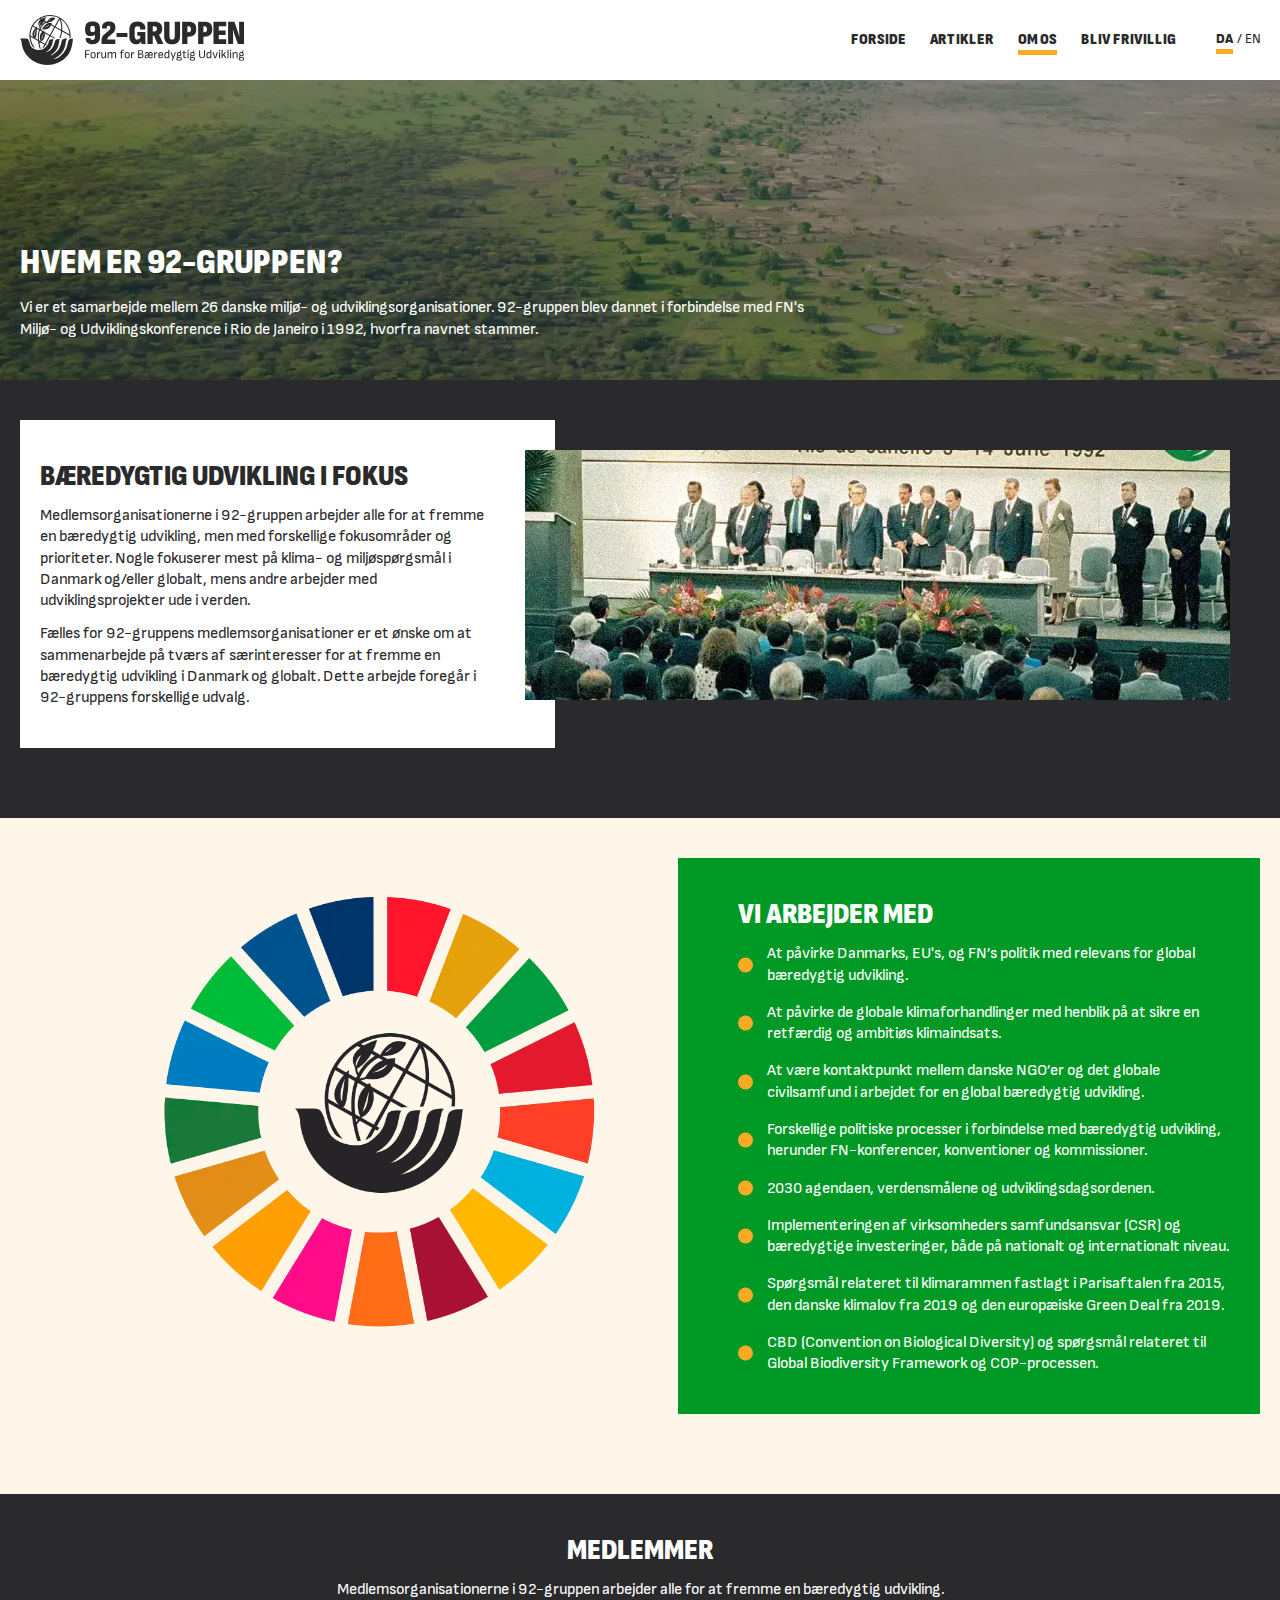
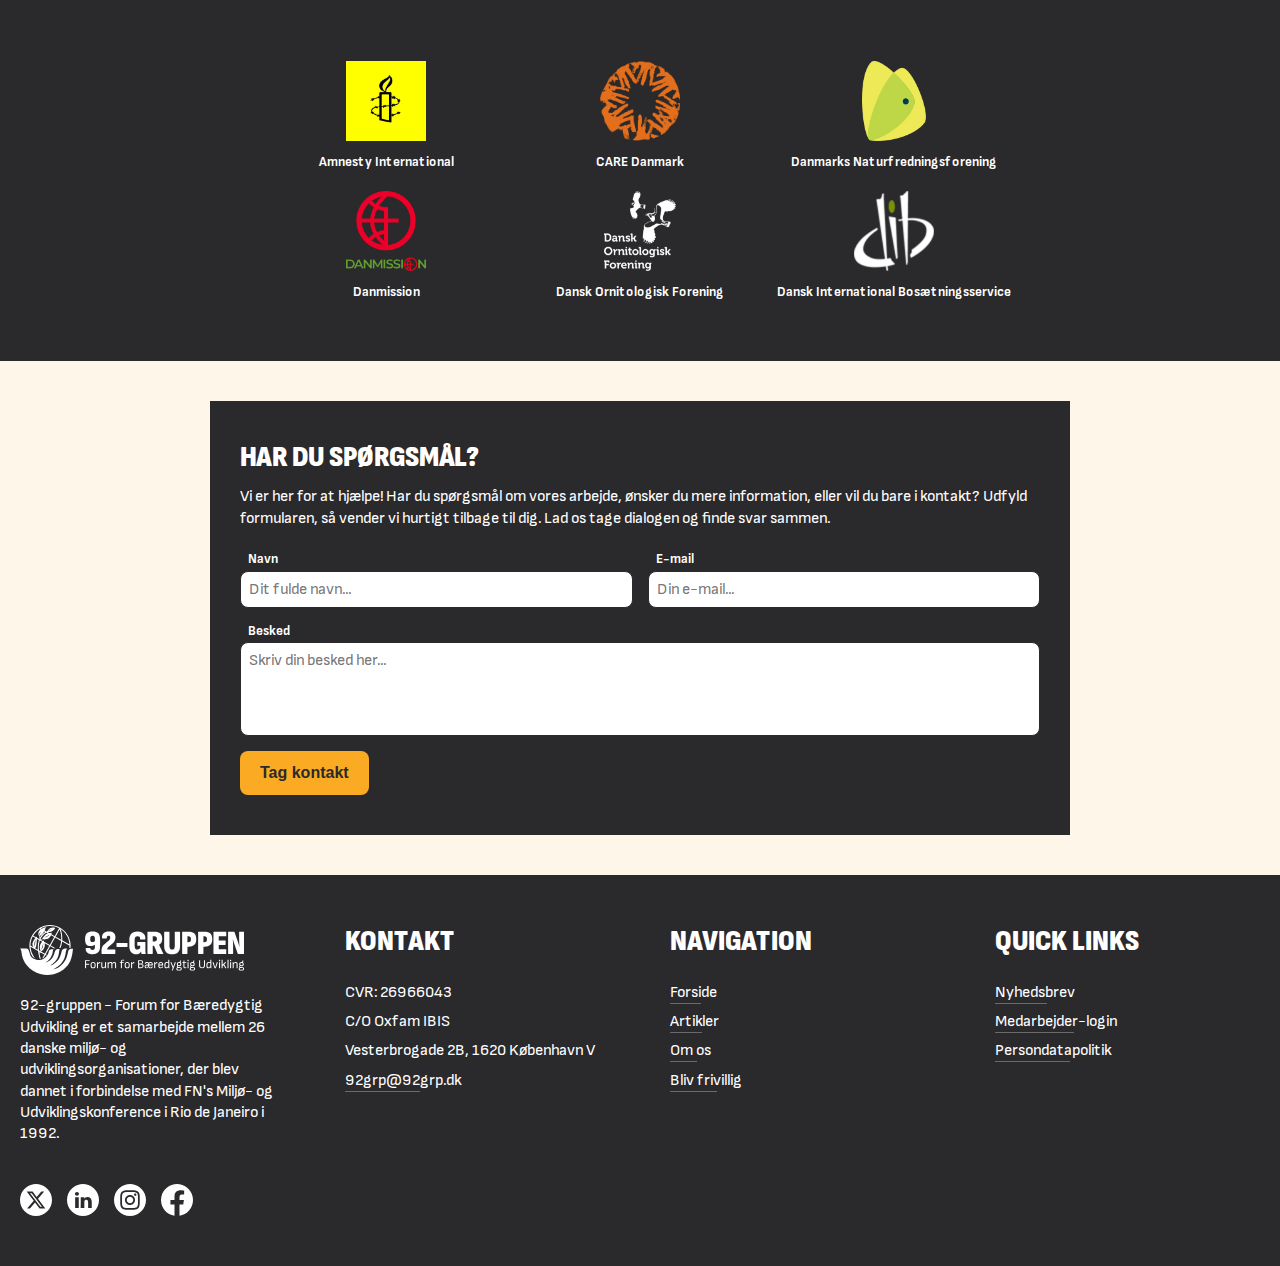
<file: om-os.html>
<!DOCTYPE html>
<html lang="da">
<head>
    <meta charset="UTF-8">
    <meta name="viewport" content="width=device-width, initial-scale=1.0">
    <link rel="icon" type="image/png" href="favicon-32x32.png" sizes="32x32">
    <link rel="icon" type="image/png" href="favicon-16x16.png" sizes="16x16">
    <link rel="stylesheet" href="css/styles.css">
    <script src="js/main.js" defer></script>
    <script src="js/rose.js" defer></script>
    <title>Om os - 92-gruppen</title>
    <meta name="description" content="92-gruppen blev dannet i forbindelse med FN's klimatopmøde, også kaldet 'Earth Summit', i Rio De Janeiro i 1992. Læse mere om vores historie, formål og visioner her.">
</head>
<body>
    <header class="header">
        <div class="header-inner">

            <a aria-label="Gå til forsiden" href="./index.html" class="header__home-link">
                <svg class="header__logo" xmlns="http://www.w3.org/2000/svg" viewBox="0 0 2241.64844 500"><path d="M127.02908,318.50514c7.04937,5.47862,14.80049,9.72177,23.03879,12.84944-26.72786-32.09035-42.37814-71.81839-45.01247-112.96145l75.13716,42.00246c3.65485,31.0014,10.92339,58.7267,16.96033,77.98721,3.64754-.13458,7.30123-.41682,10.953-.81018-4.23355-13.17667-9.22651-30.85566-13.12976-51.14207,2.50014-2.92772,6.13729-7.39659,9.62603-12.38995l39.11127,21.86332-21.49226,38.44721c6.44991-2.449,12.50107-6.06501,17.99507-10.24356l12.84483-22.97804,6.8525,3.83057c2.66586-3.18689,4.92145-6.12076,6.66908-8.53707l-8.29752-4.63844,43.75856-78.27791,33.80915,18.89984c6.78675-.3203,13.5908-.61023,20.38293-.87093l-48.96839-27.37385,43.75856-78.27829,60.47625,33.80722c-2.1806,22.55122-7.64076,46.63321-17.83434,70.66675,3.91593-.09805,7.80226-.18995,11.65052-.27224,8.57629-21.71067,13.60041-43.77086,15.97558-64.9209l74.02937,41.38377c.00038,7.55963-.44681,15.14194-1.33697,22.70811,3.8571.00807,7.48272.02038,10.81842.0373,8.89737-79.96594-29.72326-161.33345-104.24711-202.99177C352.49902-.56537,296.85154-7.11448,243.87724,7.87865c-52.98046,14.98391-96.95088,49.70436-123.81486,97.76606-26.86706,48.05862-33.41002,103.70302-18.42304,156.6804,5.70971,20.18797,14.30254,39.05551,25.38974,56.18003ZM157.38256,142.38504s-9.63141,61.51599-8.69934,71.76878c0,0-15.53415-19.26282,8.69934-71.76878ZM178.89905,247.40696l-27.56073-15.40688c12.94173-6.41953,14.98737-52.9993,16.03749-61.40179.5587-4.47118,1.30429-18.4538,1.90952-31.30516l19.74616,11.03836c-10.86687,31.33631-12.67833,65.40924-10.13244,97.07546ZM193.50651,278.30261c-.64368-3.7602-1.2543-7.57655-1.79955-11.47056l7.36429,4.11665c-1.89298,2.67317-3.81711,5.17792-5.56475,7.35391ZM204.79712,261.88445l-14.66399-8.19754c-3.24495-31.7562-2.22021-66.3963,8.41403-98.03599l22.60198,12.63488c-34.66393,35.54909-21.04007,78.48516-15.49262,91.87832-.28762.57409-.54448,1.13971-.8594,1.72033ZM241.0691,64.4159l11.46826,6.41107c-23.95318,14.78665-40.76777,33.6315-52.34446,54.60735-1.9945-4.5377-3.84826-9.97286-4.09627-14.42482,20.77129-12.20845,35.21495-30.00511,44.97248-46.59361ZM192.74286,105.27057s-6.08539-19.59697,16.97494-38.46374c0,0-14.4129,27.89449-16.97494,38.46374ZM277.07154,84.92802c-24.73952,9.63295-38.20034,26.96665-54.8123,52.19296-5.5263,2.24943-12.86982,4.2024-18.60376,5.54668,11.35598-25.92922,30.08124-49.08644,59.64146-65.82605l14.19872,7.93722c-.13535.05076-.29223.09767-.42412.14919ZM292.69529,97.06688c-12.0062,23.12185-47.57221,26.40679-47.57221,26.40679,21.77911-8.96773,47.57221-26.40679,47.57221-26.40679ZM232.87964,182.77445c-1.86414,56.54494-20.42561,63.38013-20.42561,63.38013,4.11934-4.97105,20.42561-63.38013,20.42561-63.38013ZM248.93712,286.55898l-38.63985-21.59993c.34107-.62638.61677-1.24353.93053-1.86684,13.52889-5.22291,29.58137-22.01444,35.78173-48.58349,2.66625-11.42519,1.58421-22.65773-.75212-32.18725l46.43788,25.95959-43.75817,78.27791ZM297.91897,198.93575l-56.75373-31.72621c-2.96464-6.88249-5.69125-11.12373-5.69125-11.12373-2.11793,1.50539-4.09973,3.03923-5.9981,4.58922l-22.1744-12.39571c5.97964-1.46694,13.12438-3.49681,18.57531-5.8589,13.0244,2.18483,43.58744,5.00489,64.1088-11.66859,10.62731-8.63474,17.04146-18.44342,20.9647-27.27118l30.72685,17.17681-43.75817,78.27829ZM494.90879,194.04775l-72.56243-40.56282c3.49873-50.27345-7.10859-93.75169-17.7259-112.2847,54.41509,34.45706,86.40239,92.18516,90.28833,152.84752ZM412.36081,147.90287l-56.11005-31.36553,39.30199-70.30608c7.63192,13.22666,19.27859,52.94777,16.80806,101.67161ZM246.79343,18.18374c17.65708-4.99566,35.61869-7.46581,53.47879-7.46581,31.19519,0,62.02932,7.63768,90.30333,22.46548l-43.67396,78.12756-32.25492-18.03044c2.33479-8.40518,2.4167-14.52133,2.4167-15.43418,0,0-12.4457,1.00782-24.3973,3.1469l-17.82588-9.96479c63.78119,2.40901,76.79905-41.08885,76.79905-41.08885-48.90764-20.43945-76.06808,26.27067-82.04619,38.15574l-23.39409-13.07746c9.5745-18.93675,12.95942-34.24327,12.95942-34.24327,0,0-21.55801,5.71932-42.08129,17.96392l-8.96235-5.00989c12.17692-6.45414,25.10212-11.70512,38.67869-15.54492ZM283.61604,61.59969s14.99429-15.63413,23.32141-17.87625c0,0-9.54413,11.85854-23.32141,17.87625ZM197.27287,39.93324l9.74869,5.44978c-5.17369,3.82326-10.0167,8.10834-14.09913,12.88405-16.62272,19.44509-8.21946,40.53206-3.04923,49.77242-.83594,8.26637,3.8348,18.9083,6.64755,24.39845-1.25468,2.58012-2.49629,5.166-3.60486,7.79995l-23.09032-12.90789c.31761-7.28547.52717-12.54952.52717-12.54952-1.02013.91823-4.23393,3.79366-8.48132,8.10295l-29.73595-16.62272c16.3028-27.41653,38.59563-49.98775,65.13738-66.32747ZM126.91642,115.60834l27.44691,15.34343c-10.74844,12.21461-23.70209,30.05817-28.66506,49.69398-5.36941,21.2454,5.07718,36.33159,13.61002,44.62949l-34.66662-19.37895c-.00077-30.57304,7.19626-61.51099,22.27475-90.28795ZM63.34077,236.15558c26.79472,0,28.2229,34.88785,40.40231,67.36629,12.17942,32.47844,53.18345,47.49973,88.09778,47.49973s48.71767-12.99138,71.0466-34.91433c22.32893-21.92295,23.14089-47.90571,29.63658-62.92699,6.49569-15.02128,43.03394-10.96148,43.03394-10.96148-3.829,6.62517-5.99121,15.69586-10.14951,37.35021-2.13552,11.12069-5.59096,21.57404-16.6452,42.62796-19.32854,36.81313-55.82957,51.96551-55.82957,51.96551,50.95781-6.0847,72.25861-47.83071,81.46183-66.03707,10.39771-20.56937,12.52992-44.38964,22.67943-57.38102,10.14951-12.99138,40.19208-8.93157,40.19208-8.93157-5.45809,4.60447-6.54274,38.71903-12.13831,57.96372-4.11971,14.16882-7.56012,35.24728-34.14347,66.26633-19.56563,22.83035-47.90571,40.19208-47.90571,40.19208,29.63658-4.87177,67.79875-40.19208,80.38415-57.67933,12.5854-17.48726,25.2652-47.04232,32.88443-85.22583,6.71526-33.65332,54.80738-26.53767,54.80738-26.53767-8.11961,3.91088-11.89323,26.63734-16.6452,55.36229-3.93681,23.79741-11.10151,50.34421-38.97413,88.50376-23.32752,31.93698-82.41405,63.33297-82.41405,63.33297,38.0535-11.52954,53.02674-15.02085,92.23523-54.21954,43.94244-43.93145,51.30489-106.17666,58.28732-133.27389,6.081-23.599,47.30771-17.92739,47.30771-17.92739,0,0-2.78485,7.27654-4.34278,27.52012-.60675,7.884-7.60292,62.59844-24.67491,97.3311-17.07198,34.73266-47.27148,77.8511-111.43859,109.64032-64.16712,31.78921-164.24427,45.32906-261.37797-15.89461C31.9844,395.94359,17.64254,302.26749,15.3903,273.36375c-2.25224-28.90374-15.3903-37.20818-15.3903-37.20818h63.34077ZM1256.65747,284.93173c.67944,3.1745-.67944,4.75623-4.07678,4.75623h-34.99084c-2.2666,0-3.62549-1.35895-4.07666-4.07678-.67944-2.4895-1.18896-5.6051-1.52893-9.34186-.33948-3.7373-.6261-7.64404-.849-11.72028h-.67944c-2.94604,5.43512-6.51343,10.24969-10.70129,14.43756-4.19348,4.19342-9.28906,7.47406-15.28699,9.85187-6.00342,2.37842-13.3075,3.56732-21.91211,3.56732-20.83936,0-37.53857-6.67792-50.1084-20.04321-12.56909-13.36084-18.85425-33.51575-18.85425-60.46967v-63.52753c0-27.62836,7.01733-48.52106,21.06274-62.67804,14.03967-14.15088,34.08289-21.23212,60.12964-21.23212,18.34473,0,33.51562,3.1745,45.52258,9.51239,12.00134,6.34296,20.89221,15.117,26.66785,26.32782,5.77515,11.21082,7.98291,24.28998,6.62402,39.23755-.22778,2.94562-1.58667,4.4162-4.07617,4.4162h-44.84277c-2.495,0-3.7373-1.69836-3.7373-5.09564.45117-8.60468-1.30542-15.34039-5.26562-20.21326-3.96509-4.86731-10.70068-7.30402-20.21313-7.30402-9.74023,0-16.98535,2.94617-21.7417,8.8324-4.7561,5.89233-7.13403,15.51587-7.13403,28.87616v59.11078c0,13.36584,2.26123,22.93103,6.79407,28.70618,4.52795,5.77515,11.77356,8.66296,21.74219,8.66296,9.05579,0,15.90808-2.4895,20.55261-7.47406,4.63965-4.979,6.9646-12.22974,6.9646-21.74158v-9.51245h-25.81885c-2.71729,0-4.07617-1.58167-4.07617-4.75568v-27.1778c0-2.94061,1.35889-4.4162,4.07617-4.4162h73.37939c2.4895,0,3.73669,1.47559,3.73669,4.4162v58.09186c0,10.64801.22278,20.38318.67957,29.21564.45105,8.83295,1.13049,16.4231,2.03833,22.76105ZM1070.59839,179.61942h-100.55615c-3.1745,0-4.75623,1.47559-4.75623,4.4162v30.23511c0,3.17395,1.58173,4.75623,4.75623,4.75623h100.55615c2.94067,0,4.41675-1.58228,4.41675-4.75623v-30.23511c0-2.94061-1.47607-4.4162-4.41675-4.4162ZM782.65649,82.97006c12.00189,12.34637,18.00537,31.88013,18.00537,58.60132v74.73773c0,25.13885-6.23181,44.10986-18.68488,56.90234-12.45801,12.7981-31.14233,19.19434-56.05341,19.19434-22.42108,0-39.63531-4.92621-51.63672-14.77759-12.0069-9.85187-18.00537-24.40161-18.00537-43.65369,0-3.39734,1.58221-5.09625,4.75623-5.09625h38.38806c3.39728,0,5.09564,1.69891,5.09564,5.09625,0,4.75562,1.64056,8.49292,4.92621,11.21021,3.28009,2.71783,8.54578,4.07678,15.79645,4.07678,8.1535,0,14.15143-2.20782,18.00543-6.62457,3.84839-4.41626,5.77509-11.72028,5.77509-21.91162v-23.22668c-5.77612,3.54578-12.0014,6.47534-18.68427,8.78857-8.83301,3.05731-17.78204,4.58624-26.83783,4.58624-18.34485,0-31.76349-5.60516-40.25641-16.81592-8.49298-11.21082-12.73975-28.13843-12.73975-50.78778,0-27.17731,6.11511-47.10382,18.34485-59.79022,12.22974-12.68085,31.13733-19.02429,56.73291-19.02429,26.04169,0,45.06543,6.17346,57.07239,18.51483ZM749.0246,162.186v-24.69141c0-10.41467-1.75726-18.05817-5.26562-22.93103-3.51398-4.86737-9.57025-7.30408-18.17487-7.30408-8.38129,0-14.32642,2.37836-17.83539,7.13403-3.51398,4.75623-5.26569,12.5697-5.26569,23.44055v7.13403c0,8.61017,1.75171,15.00641,5.26569,19.19427,3.50897,4.19342,8.66296,6.28461,15.45758,6.28461,5.20679,0,10.41412-1.01892,15.62701-3.05731,3.34888-1.31104,6.74695-3.0495,10.19128-5.20367ZM888.341,215.28964c4.86737-4.29956,10.24469-8.60406,16.13647-12.90918,5.88678-4.29956,11.77362-9.00244,17.66541-14.09808,5.88678-5.09564,11.26355-10.64301,16.13647-16.64648,4.86786-5.99792,8.7746-12.96191,11.72021-20.89209,2.94061-7.92523,4.4162-17.0976,4.4162-27.51727,0-19.7038-5.66345-34.42297-16.9859-44.16321-11.3269-9.73523-28.08508-14.60809-50.27777-14.60809-22.42163,0-39.52417,5.72235-51.29724,17.15594-11.77911,11.43854-16.9859,27.46393-15.62701,48.06995.22278,3.17395,1.81006,4.75616,4.75568,4.75616h38.38806c3.16895,0,4.75623-1.58221,4.75623-4.75616-.22833-7.24573,1.01892-12.68085,3.73676-16.30652,2.71783-3.62006,7.24567-5.43567,13.58862-5.43567,6.11511,0,10.47302,1.2478,13.07916,3.7373,2.6012,2.49451,3.90674,6.45459,3.90674,11.88971v3.7373c0,7.0224-2.09668,13.41864-6.28455,19.19379-4.19342,5.77509-9.62915,11.2691-16.30652,16.47644-6.68292,5.21234-13.70526,10.64801-21.06268,16.30646-7.36237,5.66345-14.3847,11.94806-21.06207,18.85431-6.68298,6.91071-12.11865,14.94757-16.30652,24.12-4.19342,9.17242-6.2851,19.87323-6.2851,32.10291v30.57458c0,3.1745,1.58221,4.75623,4.75616,4.75623h128.75287c3.16895,0,4.75623-1.58173,4.75623-4.75623v-34.65076c0-3.39734-1.58728-5.09625-4.75623-5.09625h-76.43616c0-6.11456,1.47003-11.55023,4.41626-16.30646,2.94061-4.75568,6.84735-9.28351,11.72021-13.58862ZM2058.61328,67.17307h-119.92029c-2.7179,0-4.07568,1.47559-4.07568,4.4162v213.6825c0,2.94562,1.35779,4.4162,4.07568,4.4162h119.92029c2.71802,0,4.0769-1.47058,4.0769-4.4162v-37.70862c0-2.94061-1.35889-4.4162-4.0769-4.4162h-71.00037v-43.48431h64.54578c2.71802,0,4.0769-1.58173,4.0769-4.75568v-34.99133c0-2.94061-1.35889-4.4162-4.0769-4.4162h-64.54578v-41.78534h71.00037c2.71802,0,4.0769-1.47003,4.0769-4.4162v-37.70862c0-2.94061-1.35889-4.4162-4.0769-4.4162ZM2237.23169,67.17307h-41.78418c-2.71777,0-4.0769,1.47559-4.0769,4.4162v74.73773c0,5.8924.22241,13.24921.67896,22.0816.45117,8.83301.96118,17.66541,1.52905,26.49835.56226,8.83246,1.07227,16.19482,1.52881,22.0816h-.67993c-1.35889-4.979-3.05688-10.81244-5.0957-17.49536-2.03784-6.67792-4.13452-13.53033-6.28442-20.55322-2.15454-7.0174-4.36353-13.36029-6.62476-19.02435l-31.59399-89.6853c-.90674-2.03833-2.49463-3.05725-4.75562-3.05725h-55.03467c-2.71777,0-4.07544,1.47559-4.07544,4.4162v213.6825c0,2.94562,1.35767,4.4162,4.07544,4.4162h41.44653c3.16895,0,4.75562-1.47058,4.75562-4.4162v-71.00104c0-6.56622-.16992-14.20978-.51001-22.93103-.33887-8.71576-.73779-17.54877-1.18896-26.4978-.45654-8.94409-1.0188-16.58759-1.69873-22.93109h1.02002c2.26099,8.1535,4.8667,17.38428,7.81348,27.68726,2.93994,10.30804,6.1145,19.98993,9.51123,29.04565l31.59399,87.98694c.90234,2.03839,2.48999,3.05731,4.75562,3.05731h54.69458c2.94116,0,4.41675-1.47058,4.41675-4.4162V71.58926c0-2.94061-1.47559-4.4162-4.41675-4.4162ZM1904.04443,86.19736c12.45361,12.6864,18.68481,31.59344,18.68481,56.73291,0,24.23663-6.45459,42.80426-19.36377,55.71344s-32.05066,19.36377-57.41235,19.36377h-11.55029v67.26428c0,2.94562-1.47559,4.4162-4.41675,4.4162h-44.50317c-2.71777,0-4.07568-1.47058-4.07568-4.4162V71.58926c0-2.94061,1.35791-4.4162,4.07568-4.4162h59.79028c26.72168,0,46.31323,6.3429,58.77124,19.02429ZM1869.73364,143.26974c0-10.64246-1.9856-18.22821-5.94556-22.76105-3.9646-4.52789-10.13806-6.79462-18.51489-6.79462h-10.87036v58.0918h10.53149c8.37573,0,14.60693-2.31946,18.68359-6.96399,4.0769-4.63959,6.11572-11.83197,6.11572-21.57214ZM1596.67554,67.17307h-44.84326c-2.71777,0-4.07678,1.47559-4.07678,4.4162v135.88684c0,13.81702-2.03784,23.61053-6.11462,29.38568-4.07666,5.77515-10.87134,8.66296-20.38379,8.66296-9.06006,0-15.74365-2.94061-20.0426-8.83295-4.30457-5.88629-6.45459-15.62701-6.45459-29.2157V71.58926c0-2.94061-1.2478-4.4162-3.73669-4.4162h-44.84326c-2.94556,0-4.41565,1.47559-4.41565,4.4162v137.92523c0,27.85675,6.67688,48.63831,20.0426,62.33807,13.36035,13.70581,33.17529,20.55322,59.4502,20.55322,26.27063,0,46.08545-6.84741,59.45142-20.55322,13.36023-13.69977,20.0426-34.48132,20.0426-62.33807V71.58926c0-2.94061-1.35889-4.4162-4.07556-4.4162ZM1744.03979,86.19736c12.45361,12.6864,18.68481,31.59344,18.68481,56.73291,0,24.23663-6.45459,42.80426-19.36377,55.71344s-32.05066,19.36377-57.41235,19.36377h-11.55029v67.26428c0,2.94562-1.47559,4.4162-4.41675,4.4162h-44.50317c-2.71777,0-4.07568-1.47058-4.07568-4.4162V71.58926c0-2.94061,1.35791-4.4162,4.07568-4.4162h59.79028c26.72168,0,46.31323,6.3429,58.77124,19.02429ZM1709.729,143.26974c0-10.64246-1.9856-18.22821-5.94556-22.76105-3.9646-4.52789-10.13806-6.79462-18.51489-6.79462h-10.87036v58.0918h10.53149c8.37573,0,14.60693-2.31946,18.68359-6.96399,4.0769-4.63959,6.11572-11.83197,6.11572-21.57214ZM1432.49292,283.91281c1.58228,3.85339.68005,5.77515-2.71777,5.77515h-49.59888c-2.49451,0-4.19336-1.01892-5.0957-3.05731l-34.99072-79.49396h-12.56909v78.13507c0,2.94562-1.47632,4.4162-4.41687,4.4162h-44.50256c-2.7179,0-4.0769-1.47058-4.0769-4.4162V71.58926c0-2.94061,1.35901-4.4162,4.0769-4.4162h64.88635c27.39954,0,47.39001,5.72235,59.95911,17.15594,12.57031,11.43854,18.85486,28.93396,18.85486,52.48615,0,15.40424-2.54785,28.25507-7.64343,38.55804-5.0957,10.30798-13.19592,17.83484-24.28955,22.59106v.33942l42.12427,85.60913ZM1369.30603,138.51352c0-8.8324-1.9856-15.2287-5.94568-19.19379-3.9646-3.96008-10.36133-5.94513-19.19385-5.94513h-16.64575v50.6178h15.96692c8.8324,0,15.34033-2.03839,19.53381-6.11456,4.18774-4.07678,6.28455-10.53137,6.28455-19.36432ZM1143.1604,372.05173c.16248,1.70892.22339,3.45892.18359,5.24878-.04224,1.79095-.18359,3.49988-.42749,5.12677-.16418.896-.69263,1.22095-1.58704.97589-.65198-.16193-1.34241-.28394-2.07483-.36597-.73242-.0799-1.50708-.12201-2.31946-.12201-2.03491,0-4.06995.448-6.10315,1.34296-2.03552.89606-3.9884,2.13586-5.85925,3.72278-1.34753,1.14172-2.60669,2.42584-3.7843,3.841v38.45502c0,.81506-.4082,1.22095-1.22046,1.22095h-7.93457c-.81409,0-1.22046-.40588-1.22046-1.22095v-43.82196c0-2.27667-.06104-4.49573-.18311-6.65265-.12183-2.15472-.34705-4.33276-.67139-6.5307-.16406-.89386.2439-1.34186,1.22046-1.34186h7.44604c.81299,0,1.26099.36597,1.34302,1.09784.32434,1.54706.56836,3.31696.73242,5.30975.10181,1.25464.16833,2.37341.20642,3.38562,1.38757-1.79828,2.9248-3.43665,4.61487-4.91156,2.2373-1.95288,4.51685-3.49768,6.83618-4.6377,2.31885-1.13892,4.45532-1.70892,6.4082-1.70892,1.46497,0,2.56335.12201,3.2959.36597.65039.16412,1.01685.57001,1.09839,1.22095ZM2158.05688,370.46481c-2.76685,0-5.39185.40808-7.87256,1.21985-2.48413.81512-4.96484,2.11707-7.44678,3.90692-1.92065,1.38544-3.92871,3.11975-6.0188,5.18634-.00879-.08258-.01489-.15857-.02393-.24255-.16309-1.50488-.32617-2.94873-.48804-4.33386-.16406-1.38287-.32593-2.39978-.48779-3.05188-.16431-.81177-.61011-1.21985-1.34302-1.21985h-7.44556c-.97705,0-1.38525.53009-1.22095,1.58582.16187,1.46497.34473,3.521.54883,6.16473.20288,2.646.30493,5.02582.30493,7.14062v43.45599c0,.81506.40698,1.22095,1.22095,1.22095h7.93481c.81274,0,1.22095-.40588,1.22095-1.22095v-40.31299c3.67188-3.44812,6.80957-5.96881,9.39844-7.53668,3.0918-1.87085,6.22559-2.80792,9.39966-2.80792,3.33569,0,5.83765.93707,7.50659,2.80792,1.66675,1.87305,2.50293,4.84283,2.50293,8.91052v38.93915c0,.81506.40576,1.22095,1.22095,1.22095h7.93359c.81274,0,1.22095-.40588,1.22095-1.22095v-39.42712c0-6.7536-1.54712-11.84039-4.63892-15.25824-3.09277-3.41785-7.56763-5.12677-13.42725-5.12677ZM2106.05859,347.27188c-2.3623,0-4.07104.63104-5.12695,1.89191-1.05908,1.26312-1.58691,2.8689-1.58691,4.82178v1.22101c0,1.95288.52783,3.56085,1.58691,4.82068,1.05591,1.26306,2.76465,1.89301,5.12695,1.89301,2.35864,0,4.06763-.62994,5.12671-1.89301,1.05566-1.25983,1.58691-2.8678,1.58691-4.82068v-1.22101c0-1.95288-.53125-3.55865-1.58691-4.82178-1.05908-1.26086-2.76807-1.89191-5.12671-1.89191ZM1090.80664,376.44547c4.27222,3.98895,6.40869,10.0517,6.40869,18.18817v14.1593c0,8.13873-2.11694,14.20251-6.34766,18.18817-4.23242,3.98895-10.49756,5.98175-18.7981,5.98175-8.22021,0-14.46484-1.9928-18.73718-5.98175-4.27234-3.98566-6.40869-10.04944-6.40869-18.18817v-14.1593c0-8.13647,2.11536-14.19922,6.34778-18.18817,4.2301-3.9856,10.49744-5.98065,18.7981-5.98065,8.21851,0,14.46472,1.99506,18.73706,5.98065ZM1086.83984,395.61063c0-5.37183-1.15991-9.37854-3.47937-12.02454-2.31885-2.64264-6.08386-3.96674-11.29089-3.96674-5.20886,0-8.97217,1.3241-11.29102,3.96674-2.31934,2.646-3.47937,6.65271-3.47937,12.02454v12.20642c0,5.37073,1.16003,9.37964,3.47937,12.02344,2.31885,2.646,6.08215,3.96674,11.29102,3.96674,5.20703,0,8.97205-1.32074,11.29089-3.96674,2.31946-2.6438,3.47937-6.65271,3.47937-12.02344v-12.20642ZM1230.9856,395.97659c2.80737,3.41785,4.2113,7.93469,4.2113,13.54938,0,7.48773-2.50244,13.02148-7.5072,16.6012-5.00476,3.58197-12.83789,5.37073-23.4978,5.37073h-21.8501c-.81445,0-1.22095-.40588-1.22095-1.22095v-77.51233c0-.81287.40649-1.22101,1.22095-1.22101h21.72803c9.2771,0,16.21362,1.64795,20.81201,4.94379,4.59668,3.29584,6.89722,8.32172,6.89722,15.07532,0,4.39484-1.05859,7.95569-3.17383,10.68158-2.11707,2.72693-5.57544,4.9848-10.37549,6.77466v.24396c5.69507,1.05798,9.948,3.29584,12.75586,6.71368ZM1191.49695,385.84506h12.08435c6.18359,0,10.69995-1.03796,13.54932-3.11285,2.8479-2.07489,4.27246-5.34967,4.27246-9.82654,0-4.55676-1.44556-7.77057-4.33337-9.64355-2.8894-1.87085-7.7511-2.80682-14.58679-2.80682h-10.98596v25.38977ZM1224.8208,408.79294c0-5.04468-1.60742-8.7276-4.82129-11.04645-3.21594-2.31885-8.40369-3.47882-15.56372-3.47882h-12.93884v28.19769h12.57288c7.48608,0,12.81689-1.05682,15.99072-3.17383,3.17334-2.11591,4.76025-5.61584,4.76025-10.4986ZM2241.64844,438.08963c0,6.18359-2.21777,10.63831-6.65259,13.36633-4.43579,2.72589-11.49561,4.08881-21.17798,4.08881-9.52148,0-16.37842-1.28088-20.56909-3.84479-4.19189-2.56287-6.28564-6.45087-6.28564-11.65747,0-3.33801.79297-6.24683,2.37988-8.7276,1.23071-1.92474,2.96875-3.56451,5.20288-4.92688-2.04248-1.75073-3.06689-4.48102-3.06689-8.1955,0-2.60388.61084-4.77966,1.83081-6.5307.9668-1.3847,2.47778-2.9129,4.51587-4.57886-3.66113-3.41791-5.4917-8.6662-5.4917-15.74518,0-7.07965,1.84961-12.32837,5.55371-15.74622,3.70166-3.41785,9.46045-5.12677,17.27197-5.12677,2.28052,0,4.35938.18048,6.28125.50146.31519-2.66467.64258-4.96948.98242-6.91016.4458-2.56396.8728-4.73975,1.28101-6.5307.24512-.97699.73315-1.46497,1.46484-1.46497h7.69067c.89404,0,1.22119.40808.97607,1.22095-.81396,2.52295-1.5061,5.20886-2.07495,8.05664-.45312,2.2652-.98486,5.26208-1.5918,8.96704.58569.41797,1.14331.86115,1.65283,1.34747,3.62085,3.45996,5.43164,8.7276,5.43164,15.80725s-1.81079,12.30951-5.43164,15.68628c-3.62183,3.37683-9.29761,5.0658-17.02832,5.0658-4.15332,0-7.69775-.52191-10.67554-1.5296-.78662.49951-1.43164,1.0462-1.89673,1.65161-.81519,1.05792-1.22095,2.27887-1.22095,3.6618,0,1.4649.48779,2.50183,1.46484,3.11285.97607.60992,2.48096.99695,4.51562,1.15887l20.26416,1.22095c4.7998.32605,8.40161,1.85199,10.80273,4.57782,2.39966,2.72693,3.60059,6.73254,3.60059,12.02344ZM2202.70947,391.45981c0,4.31494.89478,7.34467,2.68579,9.0946,1.78882,1.74994,4.92261,2.62384,9.39844,2.62384,4.55688,0,7.70972-.8739,9.46069-2.62384,1.74878-1.74994,2.62378-4.77966,2.62378-9.0946,0-4.39374-.896-7.48553-2.68481-9.27655-1.79102-1.78986-4.9248-2.68591-9.39966-2.68591-4.47583,0-7.60962.89606-9.39844,2.68591-1.79102,1.79102-2.68579,4.88281-2.68579,9.27655ZM2231.39502,437.60165c0-2.36206-.57007-4.1109-1.70898-5.24872-1.14111-1.13892-3.01196-1.74994-5.61475-1.83203l-21.32056-1.15167c-1.42603.70831-2.5437,1.63824-3.33716,2.79962-1.14111,1.66785-1.70898,3.64185-1.70898,5.92078,0,3.25372,1.22095,5.51154,3.66187,6.77466,2.44189,1.26093,6.75366,1.89191,12.93945,1.89191,6.42749,0,10.88208-.6521,13.36621-1.95288,2.48071-1.30304,3.7229-3.70398,3.7229-7.20166ZM800.98981,370.83078c-.73248-.24396-1.83093-.36597-3.29584-.36597-1.95288,0-4.08929.57001-6.4082,1.70892-2.3194,1.14001-4.59888,2.68481-6.83618,4.6377-1.69012,1.47491-3.22729,3.11328-4.61487,4.91162-.03809-1.01221-.10455-2.13104-.20636-3.38568-.16412-1.9928-.40814-3.7627-.73248-5.30975-.08209-.73187-.53009-1.09784-1.34296-1.09784h-7.44617c-.97644,0-1.38452.448-1.2204,1.34186.32434,2.19794.5495,4.37598.67145,6.5307.12201,2.15692.18298,4.37598.18298,6.65265v43.82196c0,.81506.40643,1.22095,1.2204,1.22095h7.93469c.81232,0,1.2204-.40588,1.2204-1.22095v-38.45502c1.17767-1.41516,2.43683-2.69928,3.78436-3.841,1.87085-1.58691,3.82373-2.82672,5.85925-3.72278,2.03326-.89496,4.06824-1.34296,6.10315-1.34296.81232,0,1.58698.04211,2.3194.12201.73248.08203,1.42285.20404,2.07489.36597.89441.24506,1.42279-.0799,1.58691-.97589.24402-1.62689.38538-3.33582.42755-5.12677.03992-1.78986-.02106-3.53986-.18353-5.24878-.08154-.65094-.44806-1.05682-1.09845-1.22095ZM749.7345,376.44547c4.27228,3.98895,6.40869,10.0517,6.40869,18.18817v14.1593c0,8.13873-2.117,14.20251-6.34772,18.18817-4.23236,3.98895-10.4975,5.98175-18.7981,5.98175-8.22021,0-14.46478-1.9928-18.73712-5.98175-4.27228-3.98566-6.40869-10.04944-6.40869-18.18817v-14.1593c0-8.13647,2.11536-14.19922,6.34772-18.18817,4.23016-3.9856,10.4975-5.98065,18.7981-5.98065,8.21857,0,14.46478,1.99506,18.73712,5.98065ZM745.7677,395.61063c0-5.37183-1.15997-9.37854-3.47937-12.02454-2.31885-2.64264-6.0838-3.96674-11.29095-3.96674-5.2088,0-8.97211,1.3241-11.29095,3.96674-2.3194,2.646-3.47937,6.65271-3.47937,12.02454v12.20642c0,5.37073,1.15997,9.37964,3.47937,12.02344,2.31885,2.646,6.08215,3.96674,11.29095,3.96674,5.20715,0,8.97211-1.32074,11.29095-3.96674,2.3194-2.6438,3.47937-6.65271,3.47937-12.02344v-12.20642ZM695.18329,351.54361h-43.45599c-.81451,0-1.22095.40814-1.22095,1.22101v77.51233c0,.81506.40643,1.22095,1.22095,1.22095h7.93414c.81287,0,1.22095-.40588,1.22095-1.22095v-33.69043h29.66211c.81232,0,1.2204-.40588,1.2204-1.22095v-6.59058c0-.81287-.40808-1.22101-1.2204-1.22101h-29.66211v-26.61078h34.3009c.81232,0,1.2204-.40582,1.2204-1.22095v-6.95764c0-.81287-.40808-1.22101-1.2204-1.22101ZM860.84961,423.44125c-.12201-2.35876-.18298-4.63879-.18298-6.83563v-43.45599c0-.81177-.40808-1.21985-1.22095-1.21985h-7.93414c-.81451,0-1.2204.40808-1.2204,1.21985v40.26392c-3.59399,3.4873-6.67053,6.02618-9.21606,7.58691-3.05188,1.87305-6.08435,2.80676-9.09406,2.80676-3.01196,0-5.22992-.95483-6.65271-2.8678-1.42505-1.91187-2.13641-4.86169-2.13641-8.85065v-38.93915c0-.81177-.40814-1.21985-1.22046-1.21985h-7.93463c-.81396,0-1.2204.40808-1.2204,1.21985v39.42822c0,6.59167,1.38287,11.63751,4.15027,15.13629,2.76581,3.49988,6.7536,5.24872,11.96246,5.24872,2.60327,0,5.18774-.448,7.7511-1.34296s5.14618-2.23676,7.75171-4.02777c2.18787-1.50421,4.37585-3.34497,6.565-5.48175.073,1.15216.15833,2.29236.27063,3.40576.16193,1.62909.36597,3.216.60992,4.7608.08044.81506.56836,1.22095,1.46497,1.22095h6.83569c1.05682,0,1.50482-.40588,1.34296-1.22095-.32605-2.19684-.5495-4.47467-.67151-6.83569ZM1039.3811,348.61484c-1.38452-.56891-3.052-1.03796-5.00488-1.40393s-3.86572-.55005-5.73718-.55005c-6.18524,0-11.04694,1.64795-14.58679,4.94379-3.53979,3.29584-5.30969,7.95569-5.30969,13.97742v6.34772h-9.3996c-.32605,0-.60999.10199-.85449.30493-.24396.2041-.36597.50903-.36597.91492v6.46973c0,.32605.12201.60992.36597.85498.24451.24402.52844.36597.85449.36597h9.3996v49.43665c0,.32605.12195.61102.36597.85504.24396.24396.52838.36591.85443.36591h7.93408c.40643,0,.71143-.12195.91602-.36591.20184-.24402.30499-.52899.30499-.85504v-49.43665h17.69958c.40649,0,.71143-.12195.91553-.36597.20239-.24506.30493-.52893.30493-.85498v-6.46973c0-.81177-.40808-1.21985-1.22046-1.21985h-17.69958v-6.10376c0-3.33575.87329-5.8598,2.62433-7.56873,1.74884-1.70886,4.29181-2.56281,7.62921-2.56281,1.46484,0,3.0918.18298,4.88281.54895,1.7887.36597,3.33569.83618,4.63818,1.40393,1.13892.48798,1.89246.6521,2.25842.48798.36658-.16193.54944-.48798.54944-.97589v-6.46973c0-.81287-.77466-1.50488-2.31934-2.07489ZM1322.52295,376.56747c3.86426,4.07098,5.79834,9.72565,5.79834,16.96716v9.03369c0,.81396-.4082,1.22095-1.22046,1.22095h-35.76587v4.39374c0,5.61469,1.03809,9.62469,3.11292,12.02338,2.07483,2.40204,5.51208,3.60083,10.31445,3.60083,3.74231,0,6.67212-.60992,8.78918-1.83087,2.11475-1.21991,3.17383-2.84674,3.17383-4.88281,0-1.38177.4458-2.07489,1.34241-2.07489h7.93469c.81226,0,1.22046.93713,1.22046,2.80792,0,4.55786-2.11719,8.22076-6.3479,10.98541-4.23169,2.76581-9.92908,4.15088-17.08911,4.15088-5.37073,0-9.74609-.99805-13.12183-2.99091-3.37793-1.9928-5.79822-4.98364-7.26318-8.9715-3.9884,4.06989-7.83325,7.07965-11.5354,9.03253-3.7041,1.95288-7.42676,2.92987-11.16895,2.92987-4.55847,0-8.05664-1.42505-10.49805-4.27283-2.44141-2.84674-3.66187-6.99762-3.66187-12.45038,0-4.31281.83337-7.83154,2.50244-10.55847,1.66675-2.72583,4.37317-4.84064,8.11755-6.34772,3.74158-1.50488,8.66663-2.54291,14.76978-3.11292l9.52161-.85498v-4.51575c0-4.06879-.81445-6.95764-2.44141-8.66656-1.62915-1.70892-4.47681-2.5639-8.54517-2.5639-3.66187,0-6.4082.63098-8.23901,1.89191-1.83154,1.26312-2.74695,3.15497-2.74695,5.67676,0,.81403-.36597,1.21991-1.09839,1.21991h-8.05676c-.81396,0-1.26245-.77185-1.34229-2.31885-.24402-3.0918.46741-5.79773,2.13586-8.11768,1.66736-2.31885,4.08923-4.14972,7.26318-5.49268,3.17383-1.34296,6.87561-2.01392,11.10791-2.01392,4.23071,0,7.83154.69202,10.8031,2.07489,2.96973,1.38507,5.26807,3.41785,6.89661,6.10376,1.95349-2.60388,4.59668-4.61774,7.93469-6.04279,3.33569-1.42279,7.03809-2.13586,11.10791-2.13586,6.99817,0,12.42993,2.03497,16.29565,6.10266ZM1281.69189,412.94382c-.08203-.89496-.14307-1.87085-.18286-2.92993-.04224-1.05682-.06104-2.07483-.06104-3.05188v-3.17273l-9.76562.85388c-5.61523.48798-9.48108,1.50708-11.59644,3.05188-2.11694,1.547-3.17383,4.14978-3.17383,7.81158,0,2.76801.56836,4.84283,1.70898,6.22571,1.13892,1.38513,2.84778,2.07489,5.12671,2.07489,2.44141,0,4.98413-.81177,7.62964-2.4408,2.64331-1.62689,6.08215-4.43475,10.31445-8.42261ZM1317.9458,395.12161c0-5.2887-1.01855-9.19446-3.052-11.71844-2.03491-2.52069-5.24866-3.78381-9.64294-3.78381-4.55847,0-8.01624,1.30304-10.37549,3.90576-2.36157,2.60608-3.54041,6.51184-3.54041,11.71844v.12201h26.61084v-.24396ZM944.29382,370.46481c-3.90576,0-7.5282.89606-10.86401,2.68481-3.3374,1.79102-6.95764,4.68097-10.86395,8.66656-1.05853-3.74164-2.86835-6.57062-5.43176-8.48358-2.56335-1.91077-5.92023-2.8678-10.0705-2.8678-3.7439,0-7.24377.83508-10.49805,2.50183-3.25537,1.66901-6.71368,4.33386-10.37549,7.99567-.08209-1.46497-.24396-2.88776-.48853-4.27283-.24396-1.38293-.448-2.68481-.60992-3.90582-.08203-.56775-.48846-.85388-1.22095-.85388h-7.32416c-1.05853,0-1.50653.48792-1.34241,1.46381.32434,1.95404.5495,4.13202.67145,6.5307.12201,2.40204.18298,4.69983.18298,6.89667v43.45599c0,.81506.40643,1.22095,1.2204,1.22095h7.93469c.81232,0,1.2204-.40588,1.2204-1.22095v-40.2821c3.74225-3.57977,7.01923-6.20355,9.82654-7.87256,2.80737-1.66791,5.55426-2.50293,8.23962-2.50293,3.00977,0,5.22772.97699,6.65271,2.92987,1.42279,1.95288,2.13586,4.88281,2.13586,8.78857v38.93915c0,.81506.40643,1.22095,1.22101,1.22095h7.93408c.81232,0,1.22095-.40588,1.22095-1.22095v-40.2821c3.7417-3.57977,7.01868-6.20355,9.82605-7.87256,2.80786-1.66791,5.55426-2.50293,8.23962-2.50293,3.0097,0,5.22821.97699,6.65265,2.92987,1.42285,1.95288,2.13641,4.88281,2.13641,8.78857v38.93915c0,.81506.40588,1.22095,1.22046,1.22095h7.93408c.81287,0,1.22101-.40588,1.22101-1.22095v-39.54907c0-6.67157-1.40399-11.71844-4.2113-15.13629-2.80737-3.41785-6.93884-5.12677-12.38995-5.12677ZM1999.37585,371.92978h-7.93469c-.81396,0-1.22095.40808-1.22095,1.21985v57.12732c0,.81506.40698,1.22095,1.22095,1.22095h7.93469c.81287,0,1.22107-.40588,1.22107-1.22095v-57.12732c0-.81177-.4082-1.21985-1.22107-1.21985ZM1914.40576,429.78897c.24512,1.14008-.16309,1.70892-1.21997,1.70892h-7.07959c-.89722,0-1.38501-.4458-1.46484-1.34296-.16418-1.22095-.36719-2.76575-.61108-4.63879-.16394-1.2569-.24817-2.35449-.26526-3.31812-2.22327,2.12628-4.35559,3.95624-6.38745,5.45508-2.48303,1.83093-4.96484,3.17389-7.44568,4.02777-2.48291.85504-5.10791,1.28198-7.87354,1.28198-5.69678,0-10.07056-1.91077-13.12256-5.73779-3.05066-3.82373-4.57666-9.47833-4.57666-16.96716v-15.2583c0-7.72949,1.95288-13.75116,5.85864-18.06506,3.90588-4.31281,9.31763-6.46973,16.23535-6.46973,3.17383,0,6.50964.42694,10.00952,1.28088,2.77954.67944,5.01208,1.50281,6.71362,2.46411v-24.86304c0-.81287.40601-1.22095,1.21997-1.22095h7.93457c.81299,0,1.22095.40808,1.22095,1.22095v68.35785c0,1.14001.04004,2.50177.12207,4.08875.07983,1.58691.18298,3.11285.30493,4.57782.12207,1.4649.26392,2.60492.427,3.41779ZM1903.17627,413.5032v-30.505c-2.09473-.9519-4.32959-1.71552-6.71362-2.27985-3.09399-.73303-5.81982-1.099-8.17871-1.099-4.55884,0-7.95557,1.38507-10.19238,4.15088-2.23901,2.76685-3.35693,6.91772-3.35693,12.45032v14.64838c0,4.31384.83289,7.54871,2.50195,9.70343,1.66675,2.15808,4.16968,3.23486,7.50757,3.23486,2.03271,0,4.02783-.38483,5.98071-1.15887,1.95398-.77295,4.10864-2.07599,6.46973-3.90686,1.76587-1.37012,3.76001-3.11633,5.98169-5.23828ZM1372.8396,370.83078c-.73193-.24396-1.83203-.36597-3.2959-.36597-1.95386,0-4.08984.57001-6.40979,1.70892-2.31775,1.14001-4.59778,2.68481-6.83557,4.6377-1.6897,1.47528-3.22668,3.11414-4.61487,4.91296-.03772-1.01257-.10376-2.13184-.20703-3.38702-.16418-1.9928-.40808-3.7627-.73181-5.30975-.08215-.73187-.53015-1.09784-1.34192-1.09784h-7.44568c-.97803,0-1.38623.448-1.22192,1.34186.32373,2.19794.55005,4.37598.67188,6.5307.12207,2.15692.18188,4.37598.18188,6.65265v43.82196c0,.81506.4082,1.22095,1.22217,1.22095h7.93359c.81396,0,1.22192-.40588,1.22192-1.22095v-38.45636c1.17749-1.41461,2.43604-2.6983,3.78394-3.83966,1.86963-1.58691,3.82373-2.82672,5.85742-3.72278,2.03394-.89496,4.07007-1.34296,6.10376-1.34296.81396,0,1.58813.04211,2.32007.12201.73193.08203,1.42163.20404,2.07593.36597.8938.24506,1.42163-.0799,1.58582-.97589.24402-1.62689.38586-3.33582.4281-5.12677.03992-1.78986-.02222-3.53986-.18408-5.24878-.08203-.65094-.448-1.05682-1.0979-1.22095ZM1680.77417,347.27188c-2.36206,0-4.07104.63104-5.12671,1.89191-1.05908,1.26312-1.58691,2.8689-1.58691,4.82178v1.22101c0,1.95288.52783,3.56085,1.58691,4.82068,1.05566,1.26306,2.76465,1.89301,5.12671,1.89301,2.35876,0,4.06763-.62994,5.12671-1.89301,1.05579-1.25983,1.58691-2.8678,1.58691-4.82068v-1.22101c0-1.95288-.53113-3.55865-1.58691-4.82178-1.05908-1.26086-2.76794-1.89191-5.12671-1.89191ZM1662.46509,421.97635c-1.22095.57111-2.646,1.03796-4.27283,1.40393-1.62903.36597-3.25598.54895-4.88269.54895-3.25598,0-5.55371-.77185-6.89673-2.31885-1.34302-1.5448-2.01392-4.23071-2.01392-8.05664v-32.71344h18.18823c.81177,0,1.22095-.40588,1.22095-1.22095v-6.46973c0-.81177-.40918-1.21985-1.22095-1.21985h-18.18823l-.12195-14.64838c0-.81287-.40808-1.22095-1.22107-1.22095h-6.10254c-.81519,0-1.26318.40808-1.34302,1.22095l-1.3429,14.64838h-9.64368c-.81396,0-1.22095.40808-1.22095,1.21985v6.46973c0,.81506.40698,1.22095,1.22095,1.22095h9.39966v32.9574c0,4.23291.54895,7.77277,1.64795,10.62061,1.0979,2.84888,2.8877,4.9859,5.37073,6.40869,2.48181,1.42279,5.79773,2.13586,9.94861,2.13586,2.60376,0,4.88269-.20404,6.83557-.60992,1.953-.40924,3.66174-.89496,5.12683-1.46497.64978-.24506.97693-.69086.97693-1.34296v-6.71368c0-.97699-.48901-1.26086-1.46497-.85498ZM1747.81128,426.06619c2.39966,2.72693,3.60083,6.73254,3.60083,12.02344,0,6.18359-2.21802,10.63831-6.65283,13.36633-4.43579,2.72589-11.49548,4.08881-21.17786,4.08881-9.52161,0-16.3783-1.28088-20.56921-3.84479-4.19189-2.56287-6.28564-6.45087-6.28564-11.65747,0-3.33801.79297-6.24683,2.37988-8.7276,1.23071-1.92474,2.96875-3.56451,5.20288-4.92688-2.04236-1.75061-3.06689-4.48102-3.06689-8.1955,0-2.60388.61096-4.77966,1.83081-6.5307.9668-1.3847,2.47778-2.9129,4.51587-4.57886-3.66113-3.41791-5.4917-8.6662-5.4917-15.74518,0-7.07965,1.84973-12.32837,5.55371-15.74622,3.70166-3.41785,9.46057-5.12677,17.27209-5.12677,2.28052,0,4.35938.18048,6.28113.50146.31519-2.66467.64258-4.96948.98267-6.91016.4458-2.56396.8728-4.73975,1.28076-6.5307.24512-.97699.73315-1.46497,1.46509-1.46497h7.69067c.8938,0,1.22095.40808.97583,1.22095-.81396,2.52295-1.50598,5.20886-2.07495,8.05664-.45312,2.2652-.98486,5.26208-1.5918,8.96704.58594.41797,1.14343.86115,1.65283,1.34747,3.62085,3.45996,5.43176,8.7276,5.43176,15.80725s-1.81091,12.30951-5.43176,15.68628c-3.62183,3.37683-9.29761,5.0658-17.02808,5.0658-4.15332,0-7.69788-.52191-10.67566-1.5296-.78674.49951-1.43176,1.0462-1.89685,1.65161-.81494,1.05792-1.22095,2.27887-1.22095,3.6618,0,1.4649.48804,2.50183,1.46497,3.11285.97595.60992,2.48083.99695,4.51575,1.15887l20.26416,1.22095c4.79956.32605,8.40149,1.85199,10.80249,4.57782ZM1712.4729,391.45981c0,4.31494.8949,7.34467,2.68591,9.0946,1.7887,1.74994,4.92273,2.62384,9.39856,2.62384,4.55664,0,7.70947-.8739,9.46045-2.62384,1.7489-1.74994,2.62378-4.77966,2.62378-9.0946,0-4.39374-.896-7.48553-2.68469-9.27655-1.79102-1.78986-4.92493-2.68591-9.39954-2.68591-4.47583,0-7.60986.89606-9.39856,2.68591-1.79102,1.79102-2.68591,4.88281-2.68591,9.27655ZM1741.15845,437.60165c0-2.36206-.56995-4.1109-1.70886-5.24872-1.14111-1.13892-3.01196-1.74994-5.61462-1.83203l-21.3208-1.15167c-1.42603.70831-2.54358,1.63824-3.33716,2.79962-1.14111,1.66785-1.70898,3.64185-1.70898,5.92078,0,3.25372,1.22107,5.51154,3.66187,6.77466,2.44189,1.26093,6.75366,1.89191,12.93945,1.89191,6.42749,0,10.88232-.6521,13.36646-1.95288,2.48071-1.30304,3.72266-3.70398,3.72266-7.20166ZM1978.04053,371.92978h-8.42261c-.73315,0-1.22095.32605-1.46509.97589l-10.8645,34.30145c-.896,2.76685-1.79102,5.53485-2.68481,8.2995-.89709,2.76801-1.75098,5.57587-2.56396,8.42261h-.2439c-.81396-2.84674-1.66895-5.67572-2.56396-8.48358-.896-2.80682-1.79102-5.59363-2.68481-8.36163l-10.8645-34.17834c-.2439-.64984-.73193-.97589-1.46497-.97589h-8.42261c-.896,0-1.21985.448-.97595,1.34186l19.89722,57.24927c.2439.6532.73193.97699,1.46484.97699h11.35144c.73303,0,1.22095-.32379,1.46497-.97699l20.01904-57.24927c.2439-.89386-.08203-1.34186-.97583-1.34186ZM1848.81921,351.54361h-7.93347c-.81519,0-1.22095.40814-1.22095,1.22101v51.63458c0,6.18469-1.64795,10.96655-4.94385,14.34229-3.2959,3.37793-8.03784,5.06573-14.22144,5.06573-6.18469,0-10.92432-1.68781-14.22021-5.06573-3.2959-3.37573-4.94385-8.15759-4.94385-14.34229v-51.63458c0-.81287-.40808-1.22101-1.22095-1.22101h-7.93359c-.81506,0-1.22095.40814-1.22095,1.22101v51.26862c0,9.35858,2.58276,16.52026,7.75061,21.48291,5.16785,4.96484,12.43042,7.44672,21.78894,7.44672,9.19556,0,16.41821-2.5639,21.66699-7.69067s7.87378-12.12433,7.87378-20.995v-51.51257c0-.81287-.4082-1.22101-1.22107-1.22101ZM1614.2605,426.06619c2.3999,2.72693,3.60083,6.73254,3.60083,12.02344,0,6.18359-2.2179,10.63831-6.65259,13.36633-4.43591,2.72589-11.49561,4.08881-21.17798,4.08881-9.52161,0-16.37842-1.28088-20.56909-3.84479-4.19189-2.56287-6.28564-6.45087-6.28564-11.65747,0-3.33801.79297-6.24683,2.37988-8.7276,1.23071-1.92474,2.96875-3.56451,5.20288-4.92688-2.04248-1.75061-3.06714-4.48102-3.06714-8.1955,0-2.60388.61108-4.77966,1.83105-6.5307.96667-1.3847,2.47778-2.9129,4.51575-4.57886-3.66101-3.41791-5.4917-8.6662-5.4917-15.74518,0-7.07965,1.84973-12.32837,5.55371-15.74622,3.70178-3.41785,9.46057-5.12677,17.27209-5.12677,2.28052,0,4.35938.18048,6.28125.50146.31506-2.66467.64233-4.96948.98254-6.91016.4458-2.56396.87268-4.73975,1.28088-6.5307.24512-.97699.73291-1.46497,1.46484-1.46497h7.69067c.8938,0,1.22095.40808.97595,1.22095-.81396,2.52295-1.50598,5.20886-2.07483,8.05664-.45325,2.2652-.98499,5.26208-1.5918,8.96704.58569.41797,1.14331.86115,1.65271,1.34747,3.62073,3.45996,5.43176,8.7276,5.43176,15.80725s-1.81104,12.30951-5.43176,15.68628c-3.62195,3.37683-9.29749,5.0658-17.0282,5.0658-4.15332,0-7.69775-.52191-10.67554-1.5296-.78674.49951-1.43188,1.0462-1.89673,1.65161-.81519,1.05792-1.22095,2.27887-1.22095,3.6618,0,1.4649.48779,2.50183,1.46484,3.11285.97583.60992,2.48071.99695,4.51575,1.15887l20.26416,1.22095c4.79956.32605,8.40149,1.85199,10.80237,4.57782ZM1578.92224,391.45981c0,4.31494.8949,7.34467,2.68591,9.0946,1.78882,1.74994,4.92261,2.62384,9.39844,2.62384,4.55676,0,7.70959-.8739,9.46069-2.62384,1.74878-1.74994,2.62378-4.77966,2.62378-9.0946,0-4.39374-.896-7.48553-2.68481-9.27655-1.79102-1.78986-4.92493-2.68591-9.39966-2.68591-4.47583,0-7.60962.89606-9.39844,2.68591-1.79102,1.79102-2.68591,4.88281-2.68591,9.27655ZM1607.60791,437.60165c0-2.36206-.57007-4.1109-1.70898-5.24872-1.14111-1.13892-3.01196-1.74994-5.61475-1.83203l-21.32068-1.15167c-1.4259.70831-2.54358,1.63824-3.33704,2.79962-1.14124,1.66785-1.70898,3.64185-1.70898,5.92078,0,3.25372,1.22095,5.51154,3.66187,6.77466,2.44189,1.26093,6.75354,1.89191,12.93933,1.89191,6.42761,0,10.88232-.6521,13.36633-1.95288,2.48083-1.30304,3.7229-3.70398,3.7229-7.20166ZM1684.67993,371.92978h-7.93457c-.81396,0-1.22107.40808-1.22107,1.21985v57.12732c0,.81506.4071,1.22095,1.22107,1.22095h7.93457c.81287,0,1.22095-.40588,1.22095-1.22095v-57.12732c0-.81177-.40808-1.21985-1.22095-1.21985ZM1995.47009,347.27188c-2.36218,0-4.07092.63104-5.12683,1.89191-1.05896,1.26312-1.58691,2.8689-1.58691,4.82178v1.22101c0,1.95288.52795,3.56085,1.58691,4.82068,1.05591,1.26306,2.76465,1.89301,5.12683,1.89301,2.35876,0,4.06775-.62994,5.12683-1.89301,1.05566-1.25983,1.58691-2.8678,1.58691-4.82068v-1.22101c0-1.95288-.53125-3.55865-1.58691-4.82178-1.05908-1.26086-2.76807-1.89191-5.12683-1.89191ZM2109.96436,371.92978h-7.93481c-.81396,0-1.22095.40808-1.22095,1.21985v57.12732c0,.81506.40698,1.22095,1.22095,1.22095h7.93481c.81274,0,1.22095-.40588,1.22095-1.22095v-57.12732c0-.81177-.4082-1.21985-1.22095-1.21985ZM2084.38037,348.12582h-7.93457c-.81396,0-1.22095.40808-1.22095,1.22095v80.93018c0,.81506.40698,1.22095,1.22095,1.22095h7.93457c.81299,0,1.22095-.40588,1.22095-1.22095v-80.93018c0-.81287-.40796-1.22095-1.22095-1.22095ZM1425.37573,376.38449c4.10767,3.94794,6.1637,9.66467,6.1637,17.15015v9.52161c0,.81396-.40808,1.22095-1.21985,1.22095h-36.86426v3.90582c0,5.45276,1.1377,9.42065,3.41772,11.90143,2.27686,2.48297,5.98071,3.72278,11.10742,3.72278,3.82495,0,6.77478-.62878,8.85071-1.89191,2.07483-1.26086,3.11182-3.11285,3.11182-5.55371,0-.8949.4469-1.34296,1.3429-1.34296h7.93469c.64978,0,1.05676.36597,1.22095,1.099.32385,5.2088-1.58691,9.31866-5.73779,12.32837-4.14978,3.01196-9.92859,4.51685-17.33313,4.51685-7.81274,0-13.81445-1.83087-18.00513-5.49274-4.19189-3.6629-6.28564-9.07355-6.28564-16.23523v-17.08917c0-7.73065,2.07483-13.61035,6.22461-17.63922,4.15088-4.02777,10.17139-6.04169,18.06616-6.04169,7.89258,0,13.89429,1.974,18.00513,5.91968ZM1421.16394,394.63364c0-5.12677-1.14001-8.91052-3.41785-11.35248-2.27893-2.44086-5.69678-3.6618-10.25342-3.6618-4.72095,0-8.23975,1.26312-10.55859,3.78381-2.31982,2.52399-3.47876,6.3078-3.47876,11.35248v.60992h27.70862v-.73193ZM1494.06079,429.78897c.24512,1.14008-.16309,1.70892-1.21997,1.70892h-7.07959c-.89722,0-1.38501-.4458-1.46484-1.34296-.16418-1.22095-.36719-2.76575-.61108-4.63879-.16394-1.2569-.24817-2.35449-.26526-3.31812-2.22327,2.12628-4.35559,3.95624-6.38745,5.45508-2.48303,1.83093-4.96484,3.17389-7.44568,4.02777-2.48291.85504-5.10791,1.28198-7.87354,1.28198-5.69678,0-10.07056-1.91077-13.12256-5.73779-3.05066-3.82373-4.57666-9.47833-4.57666-16.96716v-15.2583c0-7.72949,1.95288-13.75116,5.85864-18.06506,3.90576-4.31281,9.31763-6.46973,16.23535-6.46973,3.17383,0,6.50964.42694,10.00952,1.28088,2.77954.67944,5.01208,1.50281,6.71362,2.46411v-24.86304c0-.81287.40601-1.22095,1.21997-1.22095h7.93457c.81299,0,1.22095.40808,1.22095,1.22095v68.35785c0,1.14001.04004,2.50177.12207,4.08875.07983,1.58691.18298,3.11285.30493,4.57782.12207,1.4649.26392,2.60492.427,3.41779ZM1482.8313,413.5032v-30.505c-2.09473-.9519-4.32959-1.71552-6.71362-2.27985-3.09399-.73303-5.81982-1.099-8.17871-1.099-4.55884,0-7.95557,1.38507-10.19238,4.15088-2.23901,2.76685-3.35693,6.91772-3.35693,12.45032v14.64838c0,4.31384.83289,7.54871,2.50195,9.70343,1.66675,2.15808,4.16968,3.23486,7.50757,3.23486,2.03271,0,4.02783-.38483,5.98071-1.15887,1.95398-.77295,4.10864-2.07599,6.46973-3.90686,1.76587-1.37012,3.76001-3.11633,5.98169-5.23828ZM2042.23071,394.14572l20.26318-20.75214c.40698-.40588.55005-.75073.427-1.03687-.12207-.28387-.46924-.42694-1.03711-.42694h-10.74243c-.6521,0-1.13989.20404-1.46387.60992l-14.4043,15.50226c-1.54712,1.62903-3.073,3.25592-4.57788,4.88275-1.50598,1.62909-2.99097,3.25592-4.45471,4.88281h-.12195c.07983-2.84784.12195-5.67572.12195-8.48364v-39.97711c0-.81287-.40808-1.22095-1.22095-1.22095h-7.93469c-.81396,0-1.22095.40808-1.22095,1.22095v80.93018c0,.81506.40698,1.22095,1.22095,1.22095h7.93469c.81287,0,1.22095-.40588,1.22095-1.22095v-19.77399l8.54456-8.66766,17.82104,28.80762c.40698.57111.89502.85498,1.46509.85498h9.39941c.48804,0,.81201-.14081.97607-.42694.16309-.28497.12207-.62988-.12207-1.03796l-22.09399-35.88727ZM1558.39087,371.92978h-8.17871c-.73193,0-1.22095.32605-1.46484.97589l-10.98547,29.54065c-.89709,2.52289-1.85193,5.12677-2.8689,7.81158-1.01917,2.68591-1.974,5.33075-2.8689,7.93463h-.12195c-.89612-2.60388-1.81213-5.24872-2.74695-7.93463-.93591-2.68481-1.89197-5.2887-2.8678-7.81158l-10.98657-29.54065c-.2439-.64984-.69189-.97589-1.34302-.97589h-8.6665c-.97583,0-1.26196.48792-.85388,1.46381l22.58191,57.37244-8.66663,21.84998c-.40808.97589-.12195,1.46381.8551,1.46381h7.93347c.651,0,1.099-.32605,1.3429-.97589l30.88257-79.71033c.40698-.97589.08093-1.46381-.97583-1.46381Z"/></svg>
            </a>

            <nav aria-label="Navigation desktop - vælg side" class="main-nav main-nav-desktop">
                <ul class="main-nav__items">
                    <li class="main-nav__item">
                        <a href="./index.html" class="main-nav__link">Forside</a>
                    </li>
                    <li class="main-nav__item">
                        <a href="./artikler.html" class="main-nav__link">Artikler</a>
                    </li>
                    <li class="main-nav__item">
                        <a href="./om-os.html" class="main-nav__link main-nav__link--current-page">Om os</a>
                    </li>
                    <li class="main-nav__item">
                        <a href="./bliv-frivillig.html" class="main-nav__link">Bliv frivillig</a>
                    </li>
                </ul>
            </nav>

            <div class="language-selector">
                <p class="language-selector__language language-selector__language--current-language">DA</p>
                <span class="language-selector__separator">/</span>
                <p class="language-selector__language">EN</p>
            </div>

            <div id="mobile-nav-toggle" class="nav-toggle">
                <div class="hamburger">
                    <div class="hamburger__line"></div>
                    <div class="hamburger__line"></div>
                    <div class="hamburger__line"></div>
                </div>
            </div>

        </div>
    </header>

    <nav aria-label="Navigation mobil - vælg side" id="mobile-nav" class="main-nav main-nav-mobile">
        <div id="mobile-nav-close" class="nav-close">
            <div class="nav-close__line"></div>
            <div class="nav-close__line"></div>
        </div>

        <ul class="main-nav__items">
            <li class="main-nav__item">
                <a href="./index.html" class="main-nav__link">Forside</a>
            </li>
            <li class="main-nav__item">
                <a href="./artikler.html" class="main-nav__link">Artikler</a>
            </li>
            <li class="main-nav__item">
                <a href="./om-os.html" class="main-nav__link main-nav__link--current-page">Om os</a>
            </li>
            <li class="main-nav__item">
                <a href="./bliv-frivillig.html" class="main-nav__link">Bliv frivillig</a>
            </li>
        </ul>

        <div class="some-icon-wrapper">
            <a aria-label="Gå til X / Twitter" href="#" class="some-link">
                <svg class="some-icon" xmlns="http://www.w3.org/2000/svg" viewBox="0 0 30 30"><path d="M15,0C6.716,0,0,6.716,0,15s6.716,15,15,15,15-6.716,15-15S23.284,0,15,0ZM18.337,22.879l-4.213-5.509-4.821,5.509h-2.675l6.246-7.14L6.284,7.121h5.516l3.808,5.035,4.405-5.035h2.673l-5.84,6.675,6.87,9.083h-5.379ZM10.995,8.637l9.561,12.642h-1.481l-9.669-12.642h1.589Z"/></svg>
            </a>
            <a aria-label="Gå til LinkdIn" href="#" class="some-link">
                <svg class="some-icon" xmlns="http://www.w3.org/2000/svg" viewBox="0 0 30 30"><path d="M15,0C6.716,0,0,6.716,0,15s6.716,15,15,15,15-6.716,15-15S23.284,0,15,0ZM11.016,22.522h-3.374v-10.151h3.374v10.151ZM9.33,10.985h-.022c-1.132,0-1.865-.779-1.865-1.754,0-.996.754-1.754,1.909-1.754s1.864.758,1.886,1.754c0,.974-.732,1.753-1.909,1.753ZM23.182,22.522h-3.374v-5.43c0-1.365-.489-2.295-1.709-2.295-.932,0-1.487.628-1.731,1.234-.089.216-.111.52-.111.823v5.668h-3.374s.044-9.198,0-10.15h3.374v1.437c.448-.692,1.251-1.675,3.041-1.675,2.22,0,3.884,1.451,3.884,4.569v5.82Z"/></svg>
            </a>
            <a aria-label="Gå til Instagram" href="#" class="some-link">
                <svg class="some-icon" xmlns="http://www.w3.org/2000/svg" viewBox="0 0 30 30"><path d="M18.052,15c0,1.685-1.366,3.052-3.052,3.052s-3.051-1.366-3.051-3.052,1.366-3.052,3.051-3.052,3.052,1.367,3.052,3.052ZM22.452,11.301c.044.966.053,1.255.053,3.699s-.009,2.734-.053,3.699c-.041.892-.19,1.378-.315,1.7-.166.427-.365.732-.685,1.052-.32.32-.626.518-1.053.685-.322.126-.807.274-1.7.315-.965.044-1.255.053-3.699.053s-2.734-.009-3.698-.053c-.893-.041-1.378-.189-1.7-.315-.427-.166-.732-.365-1.053-.685-.321-.32-.519-.625-.685-1.052-.126-.322-.274-.808-.315-1.7-.044-.965-.053-1.255-.053-3.699s.01-2.734.053-3.699c.041-.892.19-1.377.315-1.7.166-.427.365-.732.685-1.053.32-.321.625-.519,1.053-.685.322-.126.807-.274,1.7-.315.965-.044,1.255-.053,3.698-.053s2.734.01,3.699.053c.893.041,1.377.19,1.7.315.427.166.732.365,1.053.685s.518.626.685,1.053c.126.322.274.808.315,1.7ZM19.701,15c0-2.596-2.104-4.701-4.701-4.701s-4.701,2.104-4.701,4.701,2.104,4.701,4.701,4.701,4.701-2.104,4.701-4.701ZM20.986,10.114c0-.607-.491-1.099-1.098-1.099h0c-.606,0-1.098.492-1.099,1.098,0,.607.491,1.099,1.098,1.099.607,0,1.099-.491,1.099-1.098ZM30,15c0,8.284-6.716,15-15,15S0,23.284,0,15,6.716,0,15,0s15,6.716,15,15ZM24.154,15c0-2.486-.01-2.798-.055-3.774-.044-.975-.199-1.64-.425-2.222-.234-.602-.547-1.112-1.056-1.622-.509-.51-1.02-.822-1.621-1.056-.583-.226-1.248-.382-2.222-.425-.976-.044-1.288-.055-3.774-.055s-2.798.01-3.775.055c-.974.044-1.641.199-2.222.425-.602.234-1.112.547-1.622,1.056-.51.509-.822,1.019-1.056,1.622-.226.582-.381,1.247-.425,2.222-.045.976-.055,1.288-.055,3.774s.01,2.798.055,3.774c.044.975.199,1.64.425,2.222.234.602.546,1.113,1.056,1.622.509.508,1.019.822,1.622,1.056.583.226,1.248.381,2.222.425.977.044,1.288.055,3.774.055s2.798-.01,3.774-.055c.975-.044,1.64-.199,2.222-.425.602-.234,1.112-.547,1.622-1.056.51-.509.822-1.02,1.056-1.622.226-.582.382-1.247.425-2.222.044-.977.055-1.288.055-3.774Z"/></svg>
            </a>
            <a aria-label="Gå til facebook" href="#" class="some-link">
                <svg class="some-icon" xmlns="http://www.w3.org/2000/svg" viewBox="0 0 30 29.817"><path d="M15,0C6.716,0,0,6.716,0,15c0,7.487,5.485,13.692,12.656,14.817v-10.479h-3.809v-4.336h3.809v-3.305c0-3.759,2.239-5.836,5.666-5.836,1.641,0,3.358.293,3.358.293v3.691h-1.891c-1.863,0-2.444,1.156-2.444,2.342v2.814h4.16l-.665,4.336h-3.495v10.479c7.171-1.125,12.656-7.33,12.656-14.817C30,6.716,23.284,0,15,0Z"/></svg>
            </a>
        </div>

        <div class="language-selector">
            <p class="language-selector__language language-selector__language--current-language">DA</p>
            <span class="language-selector__separator">/</span>
            <p class="language-selector__language">EN</p>
        </div>
    </nav>
    <main class="main-content">
        <div class="main-content-inner">

            <section class="hero">
                <img src="img/om-os/great_green_wall.webp" alt="Billede af the green wall projektet i Sahara, taget fra fly" class="hero__image">
                <div class="overlay overlay--black"></div>

                <div class="hero-inner">
                    <h1 class="hero__title">Hvem er 92-gruppen?</h1>
                    <p class="hero__text">Vi er et samarbejde mellem 26 danske miljø- og udviklingsorganisationer. 92-gruppen blev dannet i forbindelse med FN's Miljø- og Udviklingskonference i Rio de Janeiro i 1992, hvorfra navnet stammer.</p>
                </div>
            </section>

            <section class="section section--has-background background--black">
                <div class="section-inner">

                    <div class="content-box background--white">
                        <h2>Bæredygtig udvikling i fokus</h2>
                        <p>Medlemsorganisationerne i 92-gruppen arbejder alle for at fremme en bæredygtig udvikling, men med forskellige fokusområder og prioriteter. Nogle fokuserer mest på klima- og miljøspørgsmål i Danmark og/eller globalt, mens andre arbejder med udviklingsprojekter ude i verden.</p>
                        <p>Fælles for 92-gruppens medlemsorganisationer er et ønske om at sammenarbejde på tværs af særinteresser for at fremme en bæredygtig udvikling i Danmark og globalt. Dette arbejde foregår i 92-gruppens forskellige udvalg.</p>
                    </div>

                    <img src="img/forside/om-os-1.webp" alt="92-gruppens dannelse i 1992">

                </div>
            </section>

            <section class="section">
                <div class="section-inner">

                    <div class="content-box background--green">
                        <h2>Vi arbejder med</h2>
                        <ul class="regular-ul">
                            <li>At påvirke Danmarks, EU's, og FN’s politik med relevans for global bæredygtig udvikling.</li>
                            <li>At påvirke de globale klimaforhandlinger med henblik på at sikre en retfærdig og ambitiøs klimaindsats.</li>
                            <li>At være kontaktpunkt mellem danske NGO’er og det globale civilsamfund i arbejdet for en global bæredygtig udvikling.</li>
                            <li>Forskellige politiske processer i forbindelse med bæredygtig udvikling, herunder FN-konferencer, konventioner og kommissioner.</li>
                            <li>2030 agendaen, verdensmålene og udviklingsdagsordenen.</li>
                            <li>Implementeringen af virksomheders samfundsansvar (CSR) og bæredygtige investeringer, både på nationalt og internationalt niveau.</li>
                            <li>Spørgsmål relateret til klimarammen fastlagt i Parisaftalen fra 2015, den danske klimalov fra 2019 og den europæiske Green Deal fra 2019.</li>
                            <li>CBD (Convention on Biological Diversity) og spørgsmål relateret til Global Biodiversity Framework og COP-processen.</li>
                        </ul>
                    </div>

                    <img class="image--contain" src="img/om-os/verdensmaal.webp" alt="Illustration af FN's verdensmål med 92-gruppens logo i midten">

                </div>
            </section>

<!-- Rose JS Start -->
            <section class="section section--has-background background--black section--align-center">
                <div class="section-inner">

                    <h2>Medlemmer</h2>
                    <p>Medlemsorganisationerne i 92-gruppen arbejder alle for at fremme en bæredygtig udvikling.</p>
                    <div class="slideshow r--slideshow">
                        <div class="slide r--slide">
                            <div class="members r--members">
                                <a href="https://amnesty.dk/" target="_blank" class="member">
                                    <img src="img/medlemmer/amnestyinternational.webp" alt="Amnesty International logo og link" class="member__image">
                                    <p class="member__name">Amnesty International</p>
                                </a>

                                <a href="https://care.dk/" target="_blank" class="member">
                                    <img src="img/medlemmer/caredanmark.webp" alt="CARE Danmark logo og link" class="member__image">
                                    <p class="member__name">CARE Danmark</p>
                                </a>

                                <a href="https://www.dn.dk/" target="_blank" class="member">
                                    <img src="img/medlemmer/danmarksnaturfredningsforening.webp" alt="Danmarks Naturfredningsforening logo og link" class="member__image">
                                    <p class="member__name">Danmarks Naturfredningsforening</p>
                                </a>

                                <a href="https://danmission.dk/" target="_blank" class="member">
                                    <img src="img/medlemmer/danmission.webp" alt="Danmission logo og link" class="member__image">
                                    <p class="member__name">Danmission</p>
                                </a>

                                <a href="https://www.dof.dk/" target="_blank" class="member">
                                    <img src="img/medlemmer/danskornitologiskforening-hvid.webp" alt="Dansk Ornitologisk Forening logo og link" class="member__image">
                                    <p class="member__name">Dansk Ornitologisk Forening</p>
                                </a>

                                <a href="https://www.dib.dk/" target="_blank" class="member">
                                    <img src="img/medlemmer/dib-hvid.webp" alt="Dansk International Bosætningsservice logo og link" class="member__image">
                                    <p class="member__name">Dansk International Bosætningsservice</p>
                                </a>
                            </div>
                        </div>
                        <div class="slide r--slide">
                            <div class="members r--members">
                                <a href="https://www.fnforbundet.dk/" target="_blank" class="member">
                                    <img src="img/medlemmer/fnforbundet.webp" alt="FN-forbundet logo og link" class="member__image">
                                    <p class="member__name">FN-forbundet</p>
                                </a>

                                <a href="https://globalaktion.dk/" target="_blank" class="member">
                                    <img src="img/medlemmer/globalaktion-hvid.webp" alt="Global Aktion logo og link" class="member__image">
                                    <p class="member__name">Global Aktion</p>
                                </a>

                                <a href="https://www.greenpeace.org/denmark/" target="_blank" class="member">
                                    <img src="img/medlemmer/greenpeacedanmark.webp" alt="Greenpeace Danmark logo og link" class="member__image">
                                    <p class="member__name">Greenpeace Danmark</p>
                                </a>

                                <a href="https://www.iwgia.org/en/" target="_blank" class="member">
                                    <img src="img/medlemmer/iwgia.webp" alt="International Work Group for Indigenous Affairs logo og link" class="member__image">
                                    <p class="member__name">IWGIA</p>
                                </a>

                                <a href="https://www.klimabevaegelsen.dk/" target="_blank" class="member">
                                    <img src="img/medlemmer/klimabevaegelsenidanmark.webp" alt="Klimabevægelsen i Danmark logo og link" class="member__image">
                                    <p class="member__name">Klimabevægelsen i Danmark</p>
                                </a>

                                <a href="https://kulu.dk/" target="_blank" class="member">
                                    <img src="img/medlemmer/kvindernesulandsudvalg.webp" alt="Kvindernes U-landsudvalg logo og link" class="member__image">
                                    <p class="member__name">Kvindernes U-landsudvalg</p>
                                </a>
                            </div>
                        </div>
                        <div class="slide r--slide">
                            <div class="members r--members">
                                <a href="https://www.ms.dk/" target="_blank" class="member">
                                    <img src="img/medlemmer/mellemfolkeligtsamvirke-hvid.webp" alt="Mellemfolkeligt Samvirke logo og link" class="member__image">
                                    <p class="member__name">Mellemfolkeligt Samvirke</p>
                                </a>

                                <a href="https://nogu.dk/" target="_blank" class="member">
                                    <img src="img/medlemmer/naturogungdom-hvid.webp" alt="Natur & Ungdom logo og link" class="member__image">
                                    <p class="member__name">Natur &amp; Ungdom</p>
                                </a>

                                <a href="https://www.nyteuropa.dk/" target="_blank" class="member">
                                    <img src="img/medlemmer/nyteuropa.webp" alt="Nyt Europa logo og link" class="member__image">
                                    <p class="member__name">Nyt Europa</p>
                                </a>

                                <a href="https://redorangutangen.dk/" target="_blank" class="member">
                                    <img src="img/medlemmer/savetheorangutan.webp" alt="Red Orangutangen logo og link" class="member__image">
                                    <p class="member__name">Red Orangutangen</p>
                                </a>

                                <a href="https://baeredygtigtrafik.dk/" target="_blank" class="member">
                                    <img src="img/medlemmer/raadetforbaeredygtigtrafik.webp" alt="Rådet for Bæredygtig Trafik logo og link" class="member__image">
                                    <p class="member__name">Rådet for Bæredygtig Trafik</p>
                                </a>

                                <a href="https://rgo.dk/" target="_blank" class="member">
                                    <img src="img/medlemmer/raadetforgroenomstilling.webp" alt="Rådet for Grøn Omstilling logo og link" class="member__image">
                                    <p class="member__name">Rådet for Grøn Omstilling</p>
                                </a>
                            </div>
                        </div>

                        <div class="slide r--slide">
                            <div class="members r--members">
                                <a href="https://www.sexogsamfund.dk/" target="_blank" class="member">
                                    <img src="img/medlemmer/sexogsamfund.webp" alt="Sex & Samfund logo og link" class="member__image">
                                    <p class="member__name">Sex &amp; Samfund</p>
                                </a>

                                <a href="https://svalerne.dk/" target="_blank" class="member">
                                    <img src="img/medlemmer/ulandsforeningensvalerne.webp" alt="U-landsforeningen Svalerne logo og link" class="member__image">
                                    <p class="member__name">U-landsforeningen Svalerne</p>
                                </a>

                                <a href="https://ve.dk/" target="_blank" class="member">
                                    <img src="img/medlemmer/vedvarendeenergi.webp" alt="VedvarendeEnergi logo og link" class="member__image">
                                    <p class="member__name">VedvarendeEnergi</p>
                                </a>

                                <a href="https://www.worldanimalprotection.dk/" target="_blank" class="member">
                                    <img src="img/medlemmer/worldanimalprotectiondanmark.webp" alt="World Animal Protection Danmark logo og link" class="member__image">
                                    <p class="member__name">World Animal Protection Danmark</p>
                                </a>

                                <a href="https://wwf.dk/" target="_blank" class="member">
                                    <img src="img/medlemmer/wwfdanmark.webp" alt="WWF Danmark logo og link" class="member__image">
                                    <p class="member__name">WWF Danmark</p>
                                </a>

                                <a href="https://eco-net.dk/" target="_blank" class="member">
                                    <img src="img/medlemmer/okonet.webp" alt="ØKO-NET logo og link" class="member__image">
                                    <p class="member__name">ØKO-NET</p>
                                </a>
                            </div>
                        </div>
                    </div>
                </div>
            </section>
<!-- Rose JS slut -->

            <section class="section">
                <div class="section-inner">

                    <div class="content-box content-box--wide background--black">
                        <h2>Har du spørgsmål?</h2>
                        <p>Vi er her for at hjælpe! Har du spørgsmål om vores arbejde, ønsker du mere information, eller vil du bare i kontakt? Udfyld formularen, så vender vi hurtigt tilbage til dig. Lad os tage dialogen og finde svar sammen.</p>

                        <form method="post" class="form form--contact-primary">
                            <div class="form__element">
                                <label for="contact-primary__name">Navn</label>
                                <input type="text" id="contact-primary__name" placeholder="Dit fulde navn...">
                            </div>

                            <div class="form__element">
                                <label for="contact-primary__email">E-mail</label>
                                <input type="text" id="contact-primary__email" placeholder="Din e-mail...">
                            </div>

                            <div class="form__element form__element--textarea">
                                <label for="contact-primary__message">Besked</label>
                                <textarea id="contact-primary__message" placeholder="Skriv din besked her..." rows="4"></textarea>
                            </div>

                            <div class="form__element form__element--button">
                                <button type="submit" class="button">Tag kontakt</button>
                            </div>
                        </form>
                    </div>

                </div>
            </section>

        </div>
    </main>

    <footer class="footer">
        <div class="footer-inner">

            <div class="footer-row">

                <div class="footer-column">
                    <svg class="footer__logo" xmlns="http://www.w3.org/2000/svg" viewBox="0 0 2241.64844 500"><path d="M127.02908,318.50514c7.04937,5.47862,14.80049,9.72177,23.03879,12.84944-26.72786-32.09035-42.37814-71.81839-45.01247-112.96145l75.13716,42.00246c3.65485,31.0014,10.92339,58.7267,16.96033,77.98721,3.64754-.13458,7.30123-.41682,10.953-.81018-4.23355-13.17667-9.22651-30.85566-13.12976-51.14207,2.50014-2.92772,6.13729-7.39659,9.62603-12.38995l39.11127,21.86332-21.49226,38.44721c6.44991-2.449,12.50107-6.06501,17.99507-10.24356l12.84483-22.97804,6.8525,3.83057c2.66586-3.18689,4.92145-6.12076,6.66908-8.53707l-8.29752-4.63844,43.75856-78.27791,33.80915,18.89984c6.78675-.3203,13.5908-.61023,20.38293-.87093l-48.96839-27.37385,43.75856-78.27829,60.47625,33.80722c-2.1806,22.55122-7.64076,46.63321-17.83434,70.66675,3.91593-.09805,7.80226-.18995,11.65052-.27224,8.57629-21.71067,13.60041-43.77086,15.97558-64.9209l74.02937,41.38377c.00038,7.55963-.44681,15.14194-1.33697,22.70811,3.8571.00807,7.48272.02038,10.81842.0373,8.89737-79.96594-29.72326-161.33345-104.24711-202.99177C352.49902-.56537,296.85154-7.11448,243.87724,7.87865c-52.98046,14.98391-96.95088,49.70436-123.81486,97.76606-26.86706,48.05862-33.41002,103.70302-18.42304,156.6804,5.70971,20.18797,14.30254,39.05551,25.38974,56.18003ZM157.38256,142.38504s-9.63141,61.51599-8.69934,71.76878c0,0-15.53415-19.26282,8.69934-71.76878ZM178.89905,247.40696l-27.56073-15.40688c12.94173-6.41953,14.98737-52.9993,16.03749-61.40179.5587-4.47118,1.30429-18.4538,1.90952-31.30516l19.74616,11.03836c-10.86687,31.33631-12.67833,65.40924-10.13244,97.07546ZM193.50651,278.30261c-.64368-3.7602-1.2543-7.57655-1.79955-11.47056l7.36429,4.11665c-1.89298,2.67317-3.81711,5.17792-5.56475,7.35391ZM204.79712,261.88445l-14.66399-8.19754c-3.24495-31.7562-2.22021-66.3963,8.41403-98.03599l22.60198,12.63488c-34.66393,35.54909-21.04007,78.48516-15.49262,91.87832-.28762.57409-.54448,1.13971-.8594,1.72033ZM241.0691,64.4159l11.46826,6.41107c-23.95318,14.78665-40.76777,33.6315-52.34446,54.60735-1.9945-4.5377-3.84826-9.97286-4.09627-14.42482,20.77129-12.20845,35.21495-30.00511,44.97248-46.59361ZM192.74286,105.27057s-6.08539-19.59697,16.97494-38.46374c0,0-14.4129,27.89449-16.97494,38.46374ZM277.07154,84.92802c-24.73952,9.63295-38.20034,26.96665-54.8123,52.19296-5.5263,2.24943-12.86982,4.2024-18.60376,5.54668,11.35598-25.92922,30.08124-49.08644,59.64146-65.82605l14.19872,7.93722c-.13535.05076-.29223.09767-.42412.14919ZM292.69529,97.06688c-12.0062,23.12185-47.57221,26.40679-47.57221,26.40679,21.77911-8.96773,47.57221-26.40679,47.57221-26.40679ZM232.87964,182.77445c-1.86414,56.54494-20.42561,63.38013-20.42561,63.38013,4.11934-4.97105,20.42561-63.38013,20.42561-63.38013ZM248.93712,286.55898l-38.63985-21.59993c.34107-.62638.61677-1.24353.93053-1.86684,13.52889-5.22291,29.58137-22.01444,35.78173-48.58349,2.66625-11.42519,1.58421-22.65773-.75212-32.18725l46.43788,25.95959-43.75817,78.27791ZM297.91897,198.93575l-56.75373-31.72621c-2.96464-6.88249-5.69125-11.12373-5.69125-11.12373-2.11793,1.50539-4.09973,3.03923-5.9981,4.58922l-22.1744-12.39571c5.97964-1.46694,13.12438-3.49681,18.57531-5.8589,13.0244,2.18483,43.58744,5.00489,64.1088-11.66859,10.62731-8.63474,17.04146-18.44342,20.9647-27.27118l30.72685,17.17681-43.75817,78.27829ZM494.90879,194.04775l-72.56243-40.56282c3.49873-50.27345-7.10859-93.75169-17.7259-112.2847,54.41509,34.45706,86.40239,92.18516,90.28833,152.84752ZM412.36081,147.90287l-56.11005-31.36553,39.30199-70.30608c7.63192,13.22666,19.27859,52.94777,16.80806,101.67161ZM246.79343,18.18374c17.65708-4.99566,35.61869-7.46581,53.47879-7.46581,31.19519,0,62.02932,7.63768,90.30333,22.46548l-43.67396,78.12756-32.25492-18.03044c2.33479-8.40518,2.4167-14.52133,2.4167-15.43418,0,0-12.4457,1.00782-24.3973,3.1469l-17.82588-9.96479c63.78119,2.40901,76.79905-41.08885,76.79905-41.08885-48.90764-20.43945-76.06808,26.27067-82.04619,38.15574l-23.39409-13.07746c9.5745-18.93675,12.95942-34.24327,12.95942-34.24327,0,0-21.55801,5.71932-42.08129,17.96392l-8.96235-5.00989c12.17692-6.45414,25.10212-11.70512,38.67869-15.54492ZM283.61604,61.59969s14.99429-15.63413,23.32141-17.87625c0,0-9.54413,11.85854-23.32141,17.87625ZM197.27287,39.93324l9.74869,5.44978c-5.17369,3.82326-10.0167,8.10834-14.09913,12.88405-16.62272,19.44509-8.21946,40.53206-3.04923,49.77242-.83594,8.26637,3.8348,18.9083,6.64755,24.39845-1.25468,2.58012-2.49629,5.166-3.60486,7.79995l-23.09032-12.90789c.31761-7.28547.52717-12.54952.52717-12.54952-1.02013.91823-4.23393,3.79366-8.48132,8.10295l-29.73595-16.62272c16.3028-27.41653,38.59563-49.98775,65.13738-66.32747ZM126.91642,115.60834l27.44691,15.34343c-10.74844,12.21461-23.70209,30.05817-28.66506,49.69398-5.36941,21.2454,5.07718,36.33159,13.61002,44.62949l-34.66662-19.37895c-.00077-30.57304,7.19626-61.51099,22.27475-90.28795ZM63.34077,236.15558c26.79472,0,28.2229,34.88785,40.40231,67.36629,12.17942,32.47844,53.18345,47.49973,88.09778,47.49973s48.71767-12.99138,71.0466-34.91433c22.32893-21.92295,23.14089-47.90571,29.63658-62.92699,6.49569-15.02128,43.03394-10.96148,43.03394-10.96148-3.829,6.62517-5.99121,15.69586-10.14951,37.35021-2.13552,11.12069-5.59096,21.57404-16.6452,42.62796-19.32854,36.81313-55.82957,51.96551-55.82957,51.96551,50.95781-6.0847,72.25861-47.83071,81.46183-66.03707,10.39771-20.56937,12.52992-44.38964,22.67943-57.38102,10.14951-12.99138,40.19208-8.93157,40.19208-8.93157-5.45809,4.60447-6.54274,38.71903-12.13831,57.96372-4.11971,14.16882-7.56012,35.24728-34.14347,66.26633-19.56563,22.83035-47.90571,40.19208-47.90571,40.19208,29.63658-4.87177,67.79875-40.19208,80.38415-57.67933,12.5854-17.48726,25.2652-47.04232,32.88443-85.22583,6.71526-33.65332,54.80738-26.53767,54.80738-26.53767-8.11961,3.91088-11.89323,26.63734-16.6452,55.36229-3.93681,23.79741-11.10151,50.34421-38.97413,88.50376-23.32752,31.93698-82.41405,63.33297-82.41405,63.33297,38.0535-11.52954,53.02674-15.02085,92.23523-54.21954,43.94244-43.93145,51.30489-106.17666,58.28732-133.27389,6.081-23.599,47.30771-17.92739,47.30771-17.92739,0,0-2.78485,7.27654-4.34278,27.52012-.60675,7.884-7.60292,62.59844-24.67491,97.3311-17.07198,34.73266-47.27148,77.8511-111.43859,109.64032-64.16712,31.78921-164.24427,45.32906-261.37797-15.89461C31.9844,395.94359,17.64254,302.26749,15.3903,273.36375c-2.25224-28.90374-15.3903-37.20818-15.3903-37.20818h63.34077ZM1256.65747,284.93173c.67944,3.1745-.67944,4.75623-4.07678,4.75623h-34.99084c-2.2666,0-3.62549-1.35895-4.07666-4.07678-.67944-2.4895-1.18896-5.6051-1.52893-9.34186-.33948-3.7373-.6261-7.64404-.849-11.72028h-.67944c-2.94604,5.43512-6.51343,10.24969-10.70129,14.43756-4.19348,4.19342-9.28906,7.47406-15.28699,9.85187-6.00342,2.37842-13.3075,3.56732-21.91211,3.56732-20.83936,0-37.53857-6.67792-50.1084-20.04321-12.56909-13.36084-18.85425-33.51575-18.85425-60.46967v-63.52753c0-27.62836,7.01733-48.52106,21.06274-62.67804,14.03967-14.15088,34.08289-21.23212,60.12964-21.23212,18.34473,0,33.51562,3.1745,45.52258,9.51239,12.00134,6.34296,20.89221,15.117,26.66785,26.32782,5.77515,11.21082,7.98291,24.28998,6.62402,39.23755-.22778,2.94562-1.58667,4.4162-4.07617,4.4162h-44.84277c-2.495,0-3.7373-1.69836-3.7373-5.09564.45117-8.60468-1.30542-15.34039-5.26562-20.21326-3.96509-4.86731-10.70068-7.30402-20.21313-7.30402-9.74023,0-16.98535,2.94617-21.7417,8.8324-4.7561,5.89233-7.13403,15.51587-7.13403,28.87616v59.11078c0,13.36584,2.26123,22.93103,6.79407,28.70618,4.52795,5.77515,11.77356,8.66296,21.74219,8.66296,9.05579,0,15.90808-2.4895,20.55261-7.47406,4.63965-4.979,6.9646-12.22974,6.9646-21.74158v-9.51245h-25.81885c-2.71729,0-4.07617-1.58167-4.07617-4.75568v-27.1778c0-2.94061,1.35889-4.4162,4.07617-4.4162h73.37939c2.4895,0,3.73669,1.47559,3.73669,4.4162v58.09186c0,10.64801.22278,20.38318.67957,29.21564.45105,8.83295,1.13049,16.4231,2.03833,22.76105ZM1070.59839,179.61942h-100.55615c-3.1745,0-4.75623,1.47559-4.75623,4.4162v30.23511c0,3.17395,1.58173,4.75623,4.75623,4.75623h100.55615c2.94067,0,4.41675-1.58228,4.41675-4.75623v-30.23511c0-2.94061-1.47607-4.4162-4.41675-4.4162ZM782.65649,82.97006c12.00189,12.34637,18.00537,31.88013,18.00537,58.60132v74.73773c0,25.13885-6.23181,44.10986-18.68488,56.90234-12.45801,12.7981-31.14233,19.19434-56.05341,19.19434-22.42108,0-39.63531-4.92621-51.63672-14.77759-12.0069-9.85187-18.00537-24.40161-18.00537-43.65369,0-3.39734,1.58221-5.09625,4.75623-5.09625h38.38806c3.39728,0,5.09564,1.69891,5.09564,5.09625,0,4.75562,1.64056,8.49292,4.92621,11.21021,3.28009,2.71783,8.54578,4.07678,15.79645,4.07678,8.1535,0,14.15143-2.20782,18.00543-6.62457,3.84839-4.41626,5.77509-11.72028,5.77509-21.91162v-23.22668c-5.77612,3.54578-12.0014,6.47534-18.68427,8.78857-8.83301,3.05731-17.78204,4.58624-26.83783,4.58624-18.34485,0-31.76349-5.60516-40.25641-16.81592-8.49298-11.21082-12.73975-28.13843-12.73975-50.78778,0-27.17731,6.11511-47.10382,18.34485-59.79022,12.22974-12.68085,31.13733-19.02429,56.73291-19.02429,26.04169,0,45.06543,6.17346,57.07239,18.51483ZM749.0246,162.186v-24.69141c0-10.41467-1.75726-18.05817-5.26562-22.93103-3.51398-4.86737-9.57025-7.30408-18.17487-7.30408-8.38129,0-14.32642,2.37836-17.83539,7.13403-3.51398,4.75623-5.26569,12.5697-5.26569,23.44055v7.13403c0,8.61017,1.75171,15.00641,5.26569,19.19427,3.50897,4.19342,8.66296,6.28461,15.45758,6.28461,5.20679,0,10.41412-1.01892,15.62701-3.05731,3.34888-1.31104,6.74695-3.0495,10.19128-5.20367ZM888.341,215.28964c4.86737-4.29956,10.24469-8.60406,16.13647-12.90918,5.88678-4.29956,11.77362-9.00244,17.66541-14.09808,5.88678-5.09564,11.26355-10.64301,16.13647-16.64648,4.86786-5.99792,8.7746-12.96191,11.72021-20.89209,2.94061-7.92523,4.4162-17.0976,4.4162-27.51727,0-19.7038-5.66345-34.42297-16.9859-44.16321-11.3269-9.73523-28.08508-14.60809-50.27777-14.60809-22.42163,0-39.52417,5.72235-51.29724,17.15594-11.77911,11.43854-16.9859,27.46393-15.62701,48.06995.22278,3.17395,1.81006,4.75616,4.75568,4.75616h38.38806c3.16895,0,4.75623-1.58221,4.75623-4.75616-.22833-7.24573,1.01892-12.68085,3.73676-16.30652,2.71783-3.62006,7.24567-5.43567,13.58862-5.43567,6.11511,0,10.47302,1.2478,13.07916,3.7373,2.6012,2.49451,3.90674,6.45459,3.90674,11.88971v3.7373c0,7.0224-2.09668,13.41864-6.28455,19.19379-4.19342,5.77509-9.62915,11.2691-16.30652,16.47644-6.68292,5.21234-13.70526,10.64801-21.06268,16.30646-7.36237,5.66345-14.3847,11.94806-21.06207,18.85431-6.68298,6.91071-12.11865,14.94757-16.30652,24.12-4.19342,9.17242-6.2851,19.87323-6.2851,32.10291v30.57458c0,3.1745,1.58221,4.75623,4.75616,4.75623h128.75287c3.16895,0,4.75623-1.58173,4.75623-4.75623v-34.65076c0-3.39734-1.58728-5.09625-4.75623-5.09625h-76.43616c0-6.11456,1.47003-11.55023,4.41626-16.30646,2.94061-4.75568,6.84735-9.28351,11.72021-13.58862ZM2058.61328,67.17307h-119.92029c-2.7179,0-4.07568,1.47559-4.07568,4.4162v213.6825c0,2.94562,1.35779,4.4162,4.07568,4.4162h119.92029c2.71802,0,4.0769-1.47058,4.0769-4.4162v-37.70862c0-2.94061-1.35889-4.4162-4.0769-4.4162h-71.00037v-43.48431h64.54578c2.71802,0,4.0769-1.58173,4.0769-4.75568v-34.99133c0-2.94061-1.35889-4.4162-4.0769-4.4162h-64.54578v-41.78534h71.00037c2.71802,0,4.0769-1.47003,4.0769-4.4162v-37.70862c0-2.94061-1.35889-4.4162-4.0769-4.4162ZM2237.23169,67.17307h-41.78418c-2.71777,0-4.0769,1.47559-4.0769,4.4162v74.73773c0,5.8924.22241,13.24921.67896,22.0816.45117,8.83301.96118,17.66541,1.52905,26.49835.56226,8.83246,1.07227,16.19482,1.52881,22.0816h-.67993c-1.35889-4.979-3.05688-10.81244-5.0957-17.49536-2.03784-6.67792-4.13452-13.53033-6.28442-20.55322-2.15454-7.0174-4.36353-13.36029-6.62476-19.02435l-31.59399-89.6853c-.90674-2.03833-2.49463-3.05725-4.75562-3.05725h-55.03467c-2.71777,0-4.07544,1.47559-4.07544,4.4162v213.6825c0,2.94562,1.35767,4.4162,4.07544,4.4162h41.44653c3.16895,0,4.75562-1.47058,4.75562-4.4162v-71.00104c0-6.56622-.16992-14.20978-.51001-22.93103-.33887-8.71576-.73779-17.54877-1.18896-26.4978-.45654-8.94409-1.0188-16.58759-1.69873-22.93109h1.02002c2.26099,8.1535,4.8667,17.38428,7.81348,27.68726,2.93994,10.30804,6.1145,19.98993,9.51123,29.04565l31.59399,87.98694c.90234,2.03839,2.48999,3.05731,4.75562,3.05731h54.69458c2.94116,0,4.41675-1.47058,4.41675-4.4162V71.58926c0-2.94061-1.47559-4.4162-4.41675-4.4162ZM1904.04443,86.19736c12.45361,12.6864,18.68481,31.59344,18.68481,56.73291,0,24.23663-6.45459,42.80426-19.36377,55.71344s-32.05066,19.36377-57.41235,19.36377h-11.55029v67.26428c0,2.94562-1.47559,4.4162-4.41675,4.4162h-44.50317c-2.71777,0-4.07568-1.47058-4.07568-4.4162V71.58926c0-2.94061,1.35791-4.4162,4.07568-4.4162h59.79028c26.72168,0,46.31323,6.3429,58.77124,19.02429ZM1869.73364,143.26974c0-10.64246-1.9856-18.22821-5.94556-22.76105-3.9646-4.52789-10.13806-6.79462-18.51489-6.79462h-10.87036v58.0918h10.53149c8.37573,0,14.60693-2.31946,18.68359-6.96399,4.0769-4.63959,6.11572-11.83197,6.11572-21.57214ZM1596.67554,67.17307h-44.84326c-2.71777,0-4.07678,1.47559-4.07678,4.4162v135.88684c0,13.81702-2.03784,23.61053-6.11462,29.38568-4.07666,5.77515-10.87134,8.66296-20.38379,8.66296-9.06006,0-15.74365-2.94061-20.0426-8.83295-4.30457-5.88629-6.45459-15.62701-6.45459-29.2157V71.58926c0-2.94061-1.2478-4.4162-3.73669-4.4162h-44.84326c-2.94556,0-4.41565,1.47559-4.41565,4.4162v137.92523c0,27.85675,6.67688,48.63831,20.0426,62.33807,13.36035,13.70581,33.17529,20.55322,59.4502,20.55322,26.27063,0,46.08545-6.84741,59.45142-20.55322,13.36023-13.69977,20.0426-34.48132,20.0426-62.33807V71.58926c0-2.94061-1.35889-4.4162-4.07556-4.4162ZM1744.03979,86.19736c12.45361,12.6864,18.68481,31.59344,18.68481,56.73291,0,24.23663-6.45459,42.80426-19.36377,55.71344s-32.05066,19.36377-57.41235,19.36377h-11.55029v67.26428c0,2.94562-1.47559,4.4162-4.41675,4.4162h-44.50317c-2.71777,0-4.07568-1.47058-4.07568-4.4162V71.58926c0-2.94061,1.35791-4.4162,4.07568-4.4162h59.79028c26.72168,0,46.31323,6.3429,58.77124,19.02429ZM1709.729,143.26974c0-10.64246-1.9856-18.22821-5.94556-22.76105-3.9646-4.52789-10.13806-6.79462-18.51489-6.79462h-10.87036v58.0918h10.53149c8.37573,0,14.60693-2.31946,18.68359-6.96399,4.0769-4.63959,6.11572-11.83197,6.11572-21.57214ZM1432.49292,283.91281c1.58228,3.85339.68005,5.77515-2.71777,5.77515h-49.59888c-2.49451,0-4.19336-1.01892-5.0957-3.05731l-34.99072-79.49396h-12.56909v78.13507c0,2.94562-1.47632,4.4162-4.41687,4.4162h-44.50256c-2.7179,0-4.0769-1.47058-4.0769-4.4162V71.58926c0-2.94061,1.35901-4.4162,4.0769-4.4162h64.88635c27.39954,0,47.39001,5.72235,59.95911,17.15594,12.57031,11.43854,18.85486,28.93396,18.85486,52.48615,0,15.40424-2.54785,28.25507-7.64343,38.55804-5.0957,10.30798-13.19592,17.83484-24.28955,22.59106v.33942l42.12427,85.60913ZM1369.30603,138.51352c0-8.8324-1.9856-15.2287-5.94568-19.19379-3.9646-3.96008-10.36133-5.94513-19.19385-5.94513h-16.64575v50.6178h15.96692c8.8324,0,15.34033-2.03839,19.53381-6.11456,4.18774-4.07678,6.28455-10.53137,6.28455-19.36432ZM1143.1604,372.05173c.16248,1.70892.22339,3.45892.18359,5.24878-.04224,1.79095-.18359,3.49988-.42749,5.12677-.16418.896-.69263,1.22095-1.58704.97589-.65198-.16193-1.34241-.28394-2.07483-.36597-.73242-.0799-1.50708-.12201-2.31946-.12201-2.03491,0-4.06995.448-6.10315,1.34296-2.03552.89606-3.9884,2.13586-5.85925,3.72278-1.34753,1.14172-2.60669,2.42584-3.7843,3.841v38.45502c0,.81506-.4082,1.22095-1.22046,1.22095h-7.93457c-.81409,0-1.22046-.40588-1.22046-1.22095v-43.82196c0-2.27667-.06104-4.49573-.18311-6.65265-.12183-2.15472-.34705-4.33276-.67139-6.5307-.16406-.89386.2439-1.34186,1.22046-1.34186h7.44604c.81299,0,1.26099.36597,1.34302,1.09784.32434,1.54706.56836,3.31696.73242,5.30975.10181,1.25464.16833,2.37341.20642,3.38562,1.38757-1.79828,2.9248-3.43665,4.61487-4.91156,2.2373-1.95288,4.51685-3.49768,6.83618-4.6377,2.31885-1.13892,4.45532-1.70892,6.4082-1.70892,1.46497,0,2.56335.12201,3.2959.36597.65039.16412,1.01685.57001,1.09839,1.22095ZM2158.05688,370.46481c-2.76685,0-5.39185.40808-7.87256,1.21985-2.48413.81512-4.96484,2.11707-7.44678,3.90692-1.92065,1.38544-3.92871,3.11975-6.0188,5.18634-.00879-.08258-.01489-.15857-.02393-.24255-.16309-1.50488-.32617-2.94873-.48804-4.33386-.16406-1.38287-.32593-2.39978-.48779-3.05188-.16431-.81177-.61011-1.21985-1.34302-1.21985h-7.44556c-.97705,0-1.38525.53009-1.22095,1.58582.16187,1.46497.34473,3.521.54883,6.16473.20288,2.646.30493,5.02582.30493,7.14062v43.45599c0,.81506.40698,1.22095,1.22095,1.22095h7.93481c.81274,0,1.22095-.40588,1.22095-1.22095v-40.31299c3.67188-3.44812,6.80957-5.96881,9.39844-7.53668,3.0918-1.87085,6.22559-2.80792,9.39966-2.80792,3.33569,0,5.83765.93707,7.50659,2.80792,1.66675,1.87305,2.50293,4.84283,2.50293,8.91052v38.93915c0,.81506.40576,1.22095,1.22095,1.22095h7.93359c.81274,0,1.22095-.40588,1.22095-1.22095v-39.42712c0-6.7536-1.54712-11.84039-4.63892-15.25824-3.09277-3.41785-7.56763-5.12677-13.42725-5.12677ZM2106.05859,347.27188c-2.3623,0-4.07104.63104-5.12695,1.89191-1.05908,1.26312-1.58691,2.8689-1.58691,4.82178v1.22101c0,1.95288.52783,3.56085,1.58691,4.82068,1.05591,1.26306,2.76465,1.89301,5.12695,1.89301,2.35864,0,4.06763-.62994,5.12671-1.89301,1.05566-1.25983,1.58691-2.8678,1.58691-4.82068v-1.22101c0-1.95288-.53125-3.55865-1.58691-4.82178-1.05908-1.26086-2.76807-1.89191-5.12671-1.89191ZM1090.80664,376.44547c4.27222,3.98895,6.40869,10.0517,6.40869,18.18817v14.1593c0,8.13873-2.11694,14.20251-6.34766,18.18817-4.23242,3.98895-10.49756,5.98175-18.7981,5.98175-8.22021,0-14.46484-1.9928-18.73718-5.98175-4.27234-3.98566-6.40869-10.04944-6.40869-18.18817v-14.1593c0-8.13647,2.11536-14.19922,6.34778-18.18817,4.2301-3.9856,10.49744-5.98065,18.7981-5.98065,8.21851,0,14.46472,1.99506,18.73706,5.98065ZM1086.83984,395.61063c0-5.37183-1.15991-9.37854-3.47937-12.02454-2.31885-2.64264-6.08386-3.96674-11.29089-3.96674-5.20886,0-8.97217,1.3241-11.29102,3.96674-2.31934,2.646-3.47937,6.65271-3.47937,12.02454v12.20642c0,5.37073,1.16003,9.37964,3.47937,12.02344,2.31885,2.646,6.08215,3.96674,11.29102,3.96674,5.20703,0,8.97205-1.32074,11.29089-3.96674,2.31946-2.6438,3.47937-6.65271,3.47937-12.02344v-12.20642ZM1230.9856,395.97659c2.80737,3.41785,4.2113,7.93469,4.2113,13.54938,0,7.48773-2.50244,13.02148-7.5072,16.6012-5.00476,3.58197-12.83789,5.37073-23.4978,5.37073h-21.8501c-.81445,0-1.22095-.40588-1.22095-1.22095v-77.51233c0-.81287.40649-1.22101,1.22095-1.22101h21.72803c9.2771,0,16.21362,1.64795,20.81201,4.94379,4.59668,3.29584,6.89722,8.32172,6.89722,15.07532,0,4.39484-1.05859,7.95569-3.17383,10.68158-2.11707,2.72693-5.57544,4.9848-10.37549,6.77466v.24396c5.69507,1.05798,9.948,3.29584,12.75586,6.71368ZM1191.49695,385.84506h12.08435c6.18359,0,10.69995-1.03796,13.54932-3.11285,2.8479-2.07489,4.27246-5.34967,4.27246-9.82654,0-4.55676-1.44556-7.77057-4.33337-9.64355-2.8894-1.87085-7.7511-2.80682-14.58679-2.80682h-10.98596v25.38977ZM1224.8208,408.79294c0-5.04468-1.60742-8.7276-4.82129-11.04645-3.21594-2.31885-8.40369-3.47882-15.56372-3.47882h-12.93884v28.19769h12.57288c7.48608,0,12.81689-1.05682,15.99072-3.17383,3.17334-2.11591,4.76025-5.61584,4.76025-10.4986ZM2241.64844,438.08963c0,6.18359-2.21777,10.63831-6.65259,13.36633-4.43579,2.72589-11.49561,4.08881-21.17798,4.08881-9.52148,0-16.37842-1.28088-20.56909-3.84479-4.19189-2.56287-6.28564-6.45087-6.28564-11.65747,0-3.33801.79297-6.24683,2.37988-8.7276,1.23071-1.92474,2.96875-3.56451,5.20288-4.92688-2.04248-1.75073-3.06689-4.48102-3.06689-8.1955,0-2.60388.61084-4.77966,1.83081-6.5307.9668-1.3847,2.47778-2.9129,4.51587-4.57886-3.66113-3.41791-5.4917-8.6662-5.4917-15.74518,0-7.07965,1.84961-12.32837,5.55371-15.74622,3.70166-3.41785,9.46045-5.12677,17.27197-5.12677,2.28052,0,4.35938.18048,6.28125.50146.31519-2.66467.64258-4.96948.98242-6.91016.4458-2.56396.8728-4.73975,1.28101-6.5307.24512-.97699.73315-1.46497,1.46484-1.46497h7.69067c.89404,0,1.22119.40808.97607,1.22095-.81396,2.52295-1.5061,5.20886-2.07495,8.05664-.45312,2.2652-.98486,5.26208-1.5918,8.96704.58569.41797,1.14331.86115,1.65283,1.34747,3.62085,3.45996,5.43164,8.7276,5.43164,15.80725s-1.81079,12.30951-5.43164,15.68628c-3.62183,3.37683-9.29761,5.0658-17.02832,5.0658-4.15332,0-7.69775-.52191-10.67554-1.5296-.78662.49951-1.43164,1.0462-1.89673,1.65161-.81519,1.05792-1.22095,2.27887-1.22095,3.6618,0,1.4649.48779,2.50183,1.46484,3.11285.97607.60992,2.48096.99695,4.51562,1.15887l20.26416,1.22095c4.7998.32605,8.40161,1.85199,10.80273,4.57782,2.39966,2.72693,3.60059,6.73254,3.60059,12.02344ZM2202.70947,391.45981c0,4.31494.89478,7.34467,2.68579,9.0946,1.78882,1.74994,4.92261,2.62384,9.39844,2.62384,4.55688,0,7.70972-.8739,9.46069-2.62384,1.74878-1.74994,2.62378-4.77966,2.62378-9.0946,0-4.39374-.896-7.48553-2.68481-9.27655-1.79102-1.78986-4.9248-2.68591-9.39966-2.68591-4.47583,0-7.60962.89606-9.39844,2.68591-1.79102,1.79102-2.68579,4.88281-2.68579,9.27655ZM2231.39502,437.60165c0-2.36206-.57007-4.1109-1.70898-5.24872-1.14111-1.13892-3.01196-1.74994-5.61475-1.83203l-21.32056-1.15167c-1.42603.70831-2.5437,1.63824-3.33716,2.79962-1.14111,1.66785-1.70898,3.64185-1.70898,5.92078,0,3.25372,1.22095,5.51154,3.66187,6.77466,2.44189,1.26093,6.75366,1.89191,12.93945,1.89191,6.42749,0,10.88208-.6521,13.36621-1.95288,2.48071-1.30304,3.7229-3.70398,3.7229-7.20166ZM800.98981,370.83078c-.73248-.24396-1.83093-.36597-3.29584-.36597-1.95288,0-4.08929.57001-6.4082,1.70892-2.3194,1.14001-4.59888,2.68481-6.83618,4.6377-1.69012,1.47491-3.22729,3.11328-4.61487,4.91162-.03809-1.01221-.10455-2.13104-.20636-3.38568-.16412-1.9928-.40814-3.7627-.73248-5.30975-.08209-.73187-.53009-1.09784-1.34296-1.09784h-7.44617c-.97644,0-1.38452.448-1.2204,1.34186.32434,2.19794.5495,4.37598.67145,6.5307.12201,2.15692.18298,4.37598.18298,6.65265v43.82196c0,.81506.40643,1.22095,1.2204,1.22095h7.93469c.81232,0,1.2204-.40588,1.2204-1.22095v-38.45502c1.17767-1.41516,2.43683-2.69928,3.78436-3.841,1.87085-1.58691,3.82373-2.82672,5.85925-3.72278,2.03326-.89496,4.06824-1.34296,6.10315-1.34296.81232,0,1.58698.04211,2.3194.12201.73248.08203,1.42285.20404,2.07489.36597.89441.24506,1.42279-.0799,1.58691-.97589.24402-1.62689.38538-3.33582.42755-5.12677.03992-1.78986-.02106-3.53986-.18353-5.24878-.08154-.65094-.44806-1.05682-1.09845-1.22095ZM749.7345,376.44547c4.27228,3.98895,6.40869,10.0517,6.40869,18.18817v14.1593c0,8.13873-2.117,14.20251-6.34772,18.18817-4.23236,3.98895-10.4975,5.98175-18.7981,5.98175-8.22021,0-14.46478-1.9928-18.73712-5.98175-4.27228-3.98566-6.40869-10.04944-6.40869-18.18817v-14.1593c0-8.13647,2.11536-14.19922,6.34772-18.18817,4.23016-3.9856,10.4975-5.98065,18.7981-5.98065,8.21857,0,14.46478,1.99506,18.73712,5.98065ZM745.7677,395.61063c0-5.37183-1.15997-9.37854-3.47937-12.02454-2.31885-2.64264-6.0838-3.96674-11.29095-3.96674-5.2088,0-8.97211,1.3241-11.29095,3.96674-2.3194,2.646-3.47937,6.65271-3.47937,12.02454v12.20642c0,5.37073,1.15997,9.37964,3.47937,12.02344,2.31885,2.646,6.08215,3.96674,11.29095,3.96674,5.20715,0,8.97211-1.32074,11.29095-3.96674,2.3194-2.6438,3.47937-6.65271,3.47937-12.02344v-12.20642ZM695.18329,351.54361h-43.45599c-.81451,0-1.22095.40814-1.22095,1.22101v77.51233c0,.81506.40643,1.22095,1.22095,1.22095h7.93414c.81287,0,1.22095-.40588,1.22095-1.22095v-33.69043h29.66211c.81232,0,1.2204-.40588,1.2204-1.22095v-6.59058c0-.81287-.40808-1.22101-1.2204-1.22101h-29.66211v-26.61078h34.3009c.81232,0,1.2204-.40582,1.2204-1.22095v-6.95764c0-.81287-.40808-1.22101-1.2204-1.22101ZM860.84961,423.44125c-.12201-2.35876-.18298-4.63879-.18298-6.83563v-43.45599c0-.81177-.40808-1.21985-1.22095-1.21985h-7.93414c-.81451,0-1.2204.40808-1.2204,1.21985v40.26392c-3.59399,3.4873-6.67053,6.02618-9.21606,7.58691-3.05188,1.87305-6.08435,2.80676-9.09406,2.80676-3.01196,0-5.22992-.95483-6.65271-2.8678-1.42505-1.91187-2.13641-4.86169-2.13641-8.85065v-38.93915c0-.81177-.40814-1.21985-1.22046-1.21985h-7.93463c-.81396,0-1.2204.40808-1.2204,1.21985v39.42822c0,6.59167,1.38287,11.63751,4.15027,15.13629,2.76581,3.49988,6.7536,5.24872,11.96246,5.24872,2.60327,0,5.18774-.448,7.7511-1.34296s5.14618-2.23676,7.75171-4.02777c2.18787-1.50421,4.37585-3.34497,6.565-5.48175.073,1.15216.15833,2.29236.27063,3.40576.16193,1.62909.36597,3.216.60992,4.7608.08044.81506.56836,1.22095,1.46497,1.22095h6.83569c1.05682,0,1.50482-.40588,1.34296-1.22095-.32605-2.19684-.5495-4.47467-.67151-6.83569ZM1039.3811,348.61484c-1.38452-.56891-3.052-1.03796-5.00488-1.40393s-3.86572-.55005-5.73718-.55005c-6.18524,0-11.04694,1.64795-14.58679,4.94379-3.53979,3.29584-5.30969,7.95569-5.30969,13.97742v6.34772h-9.3996c-.32605,0-.60999.10199-.85449.30493-.24396.2041-.36597.50903-.36597.91492v6.46973c0,.32605.12201.60992.36597.85498.24451.24402.52844.36597.85449.36597h9.3996v49.43665c0,.32605.12195.61102.36597.85504.24396.24396.52838.36591.85443.36591h7.93408c.40643,0,.71143-.12195.91602-.36591.20184-.24402.30499-.52899.30499-.85504v-49.43665h17.69958c.40649,0,.71143-.12195.91553-.36597.20239-.24506.30493-.52893.30493-.85498v-6.46973c0-.81177-.40808-1.21985-1.22046-1.21985h-17.69958v-6.10376c0-3.33575.87329-5.8598,2.62433-7.56873,1.74884-1.70886,4.29181-2.56281,7.62921-2.56281,1.46484,0,3.0918.18298,4.88281.54895,1.7887.36597,3.33569.83618,4.63818,1.40393,1.13892.48798,1.89246.6521,2.25842.48798.36658-.16193.54944-.48798.54944-.97589v-6.46973c0-.81287-.77466-1.50488-2.31934-2.07489ZM1322.52295,376.56747c3.86426,4.07098,5.79834,9.72565,5.79834,16.96716v9.03369c0,.81396-.4082,1.22095-1.22046,1.22095h-35.76587v4.39374c0,5.61469,1.03809,9.62469,3.11292,12.02338,2.07483,2.40204,5.51208,3.60083,10.31445,3.60083,3.74231,0,6.67212-.60992,8.78918-1.83087,2.11475-1.21991,3.17383-2.84674,3.17383-4.88281,0-1.38177.4458-2.07489,1.34241-2.07489h7.93469c.81226,0,1.22046.93713,1.22046,2.80792,0,4.55786-2.11719,8.22076-6.3479,10.98541-4.23169,2.76581-9.92908,4.15088-17.08911,4.15088-5.37073,0-9.74609-.99805-13.12183-2.99091-3.37793-1.9928-5.79822-4.98364-7.26318-8.9715-3.9884,4.06989-7.83325,7.07965-11.5354,9.03253-3.7041,1.95288-7.42676,2.92987-11.16895,2.92987-4.55847,0-8.05664-1.42505-10.49805-4.27283-2.44141-2.84674-3.66187-6.99762-3.66187-12.45038,0-4.31281.83337-7.83154,2.50244-10.55847,1.66675-2.72583,4.37317-4.84064,8.11755-6.34772,3.74158-1.50488,8.66663-2.54291,14.76978-3.11292l9.52161-.85498v-4.51575c0-4.06879-.81445-6.95764-2.44141-8.66656-1.62915-1.70892-4.47681-2.5639-8.54517-2.5639-3.66187,0-6.4082.63098-8.23901,1.89191-1.83154,1.26312-2.74695,3.15497-2.74695,5.67676,0,.81403-.36597,1.21991-1.09839,1.21991h-8.05676c-.81396,0-1.26245-.77185-1.34229-2.31885-.24402-3.0918.46741-5.79773,2.13586-8.11768,1.66736-2.31885,4.08923-4.14972,7.26318-5.49268,3.17383-1.34296,6.87561-2.01392,11.10791-2.01392,4.23071,0,7.83154.69202,10.8031,2.07489,2.96973,1.38507,5.26807,3.41785,6.89661,6.10376,1.95349-2.60388,4.59668-4.61774,7.93469-6.04279,3.33569-1.42279,7.03809-2.13586,11.10791-2.13586,6.99817,0,12.42993,2.03497,16.29565,6.10266ZM1281.69189,412.94382c-.08203-.89496-.14307-1.87085-.18286-2.92993-.04224-1.05682-.06104-2.07483-.06104-3.05188v-3.17273l-9.76562.85388c-5.61523.48798-9.48108,1.50708-11.59644,3.05188-2.11694,1.547-3.17383,4.14978-3.17383,7.81158,0,2.76801.56836,4.84283,1.70898,6.22571,1.13892,1.38513,2.84778,2.07489,5.12671,2.07489,2.44141,0,4.98413-.81177,7.62964-2.4408,2.64331-1.62689,6.08215-4.43475,10.31445-8.42261ZM1317.9458,395.12161c0-5.2887-1.01855-9.19446-3.052-11.71844-2.03491-2.52069-5.24866-3.78381-9.64294-3.78381-4.55847,0-8.01624,1.30304-10.37549,3.90576-2.36157,2.60608-3.54041,6.51184-3.54041,11.71844v.12201h26.61084v-.24396ZM944.29382,370.46481c-3.90576,0-7.5282.89606-10.86401,2.68481-3.3374,1.79102-6.95764,4.68097-10.86395,8.66656-1.05853-3.74164-2.86835-6.57062-5.43176-8.48358-2.56335-1.91077-5.92023-2.8678-10.0705-2.8678-3.7439,0-7.24377.83508-10.49805,2.50183-3.25537,1.66901-6.71368,4.33386-10.37549,7.99567-.08209-1.46497-.24396-2.88776-.48853-4.27283-.24396-1.38293-.448-2.68481-.60992-3.90582-.08203-.56775-.48846-.85388-1.22095-.85388h-7.32416c-1.05853,0-1.50653.48792-1.34241,1.46381.32434,1.95404.5495,4.13202.67145,6.5307.12201,2.40204.18298,4.69983.18298,6.89667v43.45599c0,.81506.40643,1.22095,1.2204,1.22095h7.93469c.81232,0,1.2204-.40588,1.2204-1.22095v-40.2821c3.74225-3.57977,7.01923-6.20355,9.82654-7.87256,2.80737-1.66791,5.55426-2.50293,8.23962-2.50293,3.00977,0,5.22772.97699,6.65271,2.92987,1.42279,1.95288,2.13586,4.88281,2.13586,8.78857v38.93915c0,.81506.40643,1.22095,1.22101,1.22095h7.93408c.81232,0,1.22095-.40588,1.22095-1.22095v-40.2821c3.7417-3.57977,7.01868-6.20355,9.82605-7.87256,2.80786-1.66791,5.55426-2.50293,8.23962-2.50293,3.0097,0,5.22821.97699,6.65265,2.92987,1.42285,1.95288,2.13641,4.88281,2.13641,8.78857v38.93915c0,.81506.40588,1.22095,1.22046,1.22095h7.93408c.81287,0,1.22101-.40588,1.22101-1.22095v-39.54907c0-6.67157-1.40399-11.71844-4.2113-15.13629-2.80737-3.41785-6.93884-5.12677-12.38995-5.12677ZM1999.37585,371.92978h-7.93469c-.81396,0-1.22095.40808-1.22095,1.21985v57.12732c0,.81506.40698,1.22095,1.22095,1.22095h7.93469c.81287,0,1.22107-.40588,1.22107-1.22095v-57.12732c0-.81177-.4082-1.21985-1.22107-1.21985ZM1914.40576,429.78897c.24512,1.14008-.16309,1.70892-1.21997,1.70892h-7.07959c-.89722,0-1.38501-.4458-1.46484-1.34296-.16418-1.22095-.36719-2.76575-.61108-4.63879-.16394-1.2569-.24817-2.35449-.26526-3.31812-2.22327,2.12628-4.35559,3.95624-6.38745,5.45508-2.48303,1.83093-4.96484,3.17389-7.44568,4.02777-2.48291.85504-5.10791,1.28198-7.87354,1.28198-5.69678,0-10.07056-1.91077-13.12256-5.73779-3.05066-3.82373-4.57666-9.47833-4.57666-16.96716v-15.2583c0-7.72949,1.95288-13.75116,5.85864-18.06506,3.90588-4.31281,9.31763-6.46973,16.23535-6.46973,3.17383,0,6.50964.42694,10.00952,1.28088,2.77954.67944,5.01208,1.50281,6.71362,2.46411v-24.86304c0-.81287.40601-1.22095,1.21997-1.22095h7.93457c.81299,0,1.22095.40808,1.22095,1.22095v68.35785c0,1.14001.04004,2.50177.12207,4.08875.07983,1.58691.18298,3.11285.30493,4.57782.12207,1.4649.26392,2.60492.427,3.41779ZM1903.17627,413.5032v-30.505c-2.09473-.9519-4.32959-1.71552-6.71362-2.27985-3.09399-.73303-5.81982-1.099-8.17871-1.099-4.55884,0-7.95557,1.38507-10.19238,4.15088-2.23901,2.76685-3.35693,6.91772-3.35693,12.45032v14.64838c0,4.31384.83289,7.54871,2.50195,9.70343,1.66675,2.15808,4.16968,3.23486,7.50757,3.23486,2.03271,0,4.02783-.38483,5.98071-1.15887,1.95398-.77295,4.10864-2.07599,6.46973-3.90686,1.76587-1.37012,3.76001-3.11633,5.98169-5.23828ZM1372.8396,370.83078c-.73193-.24396-1.83203-.36597-3.2959-.36597-1.95386,0-4.08984.57001-6.40979,1.70892-2.31775,1.14001-4.59778,2.68481-6.83557,4.6377-1.6897,1.47528-3.22668,3.11414-4.61487,4.91296-.03772-1.01257-.10376-2.13184-.20703-3.38702-.16418-1.9928-.40808-3.7627-.73181-5.30975-.08215-.73187-.53015-1.09784-1.34192-1.09784h-7.44568c-.97803,0-1.38623.448-1.22192,1.34186.32373,2.19794.55005,4.37598.67188,6.5307.12207,2.15692.18188,4.37598.18188,6.65265v43.82196c0,.81506.4082,1.22095,1.22217,1.22095h7.93359c.81396,0,1.22192-.40588,1.22192-1.22095v-38.45636c1.17749-1.41461,2.43604-2.6983,3.78394-3.83966,1.86963-1.58691,3.82373-2.82672,5.85742-3.72278,2.03394-.89496,4.07007-1.34296,6.10376-1.34296.81396,0,1.58813.04211,2.32007.12201.73193.08203,1.42163.20404,2.07593.36597.8938.24506,1.42163-.0799,1.58582-.97589.24402-1.62689.38586-3.33582.4281-5.12677.03992-1.78986-.02222-3.53986-.18408-5.24878-.08203-.65094-.448-1.05682-1.0979-1.22095ZM1680.77417,347.27188c-2.36206,0-4.07104.63104-5.12671,1.89191-1.05908,1.26312-1.58691,2.8689-1.58691,4.82178v1.22101c0,1.95288.52783,3.56085,1.58691,4.82068,1.05566,1.26306,2.76465,1.89301,5.12671,1.89301,2.35876,0,4.06763-.62994,5.12671-1.89301,1.05579-1.25983,1.58691-2.8678,1.58691-4.82068v-1.22101c0-1.95288-.53113-3.55865-1.58691-4.82178-1.05908-1.26086-2.76794-1.89191-5.12671-1.89191ZM1662.46509,421.97635c-1.22095.57111-2.646,1.03796-4.27283,1.40393-1.62903.36597-3.25598.54895-4.88269.54895-3.25598,0-5.55371-.77185-6.89673-2.31885-1.34302-1.5448-2.01392-4.23071-2.01392-8.05664v-32.71344h18.18823c.81177,0,1.22095-.40588,1.22095-1.22095v-6.46973c0-.81177-.40918-1.21985-1.22095-1.21985h-18.18823l-.12195-14.64838c0-.81287-.40808-1.22095-1.22107-1.22095h-6.10254c-.81519,0-1.26318.40808-1.34302,1.22095l-1.3429,14.64838h-9.64368c-.81396,0-1.22095.40808-1.22095,1.21985v6.46973c0,.81506.40698,1.22095,1.22095,1.22095h9.39966v32.9574c0,4.23291.54895,7.77277,1.64795,10.62061,1.0979,2.84888,2.8877,4.9859,5.37073,6.40869,2.48181,1.42279,5.79773,2.13586,9.94861,2.13586,2.60376,0,4.88269-.20404,6.83557-.60992,1.953-.40924,3.66174-.89496,5.12683-1.46497.64978-.24506.97693-.69086.97693-1.34296v-6.71368c0-.97699-.48901-1.26086-1.46497-.85498ZM1747.81128,426.06619c2.39966,2.72693,3.60083,6.73254,3.60083,12.02344,0,6.18359-2.21802,10.63831-6.65283,13.36633-4.43579,2.72589-11.49548,4.08881-21.17786,4.08881-9.52161,0-16.3783-1.28088-20.56921-3.84479-4.19189-2.56287-6.28564-6.45087-6.28564-11.65747,0-3.33801.79297-6.24683,2.37988-8.7276,1.23071-1.92474,2.96875-3.56451,5.20288-4.92688-2.04236-1.75061-3.06689-4.48102-3.06689-8.1955,0-2.60388.61096-4.77966,1.83081-6.5307.9668-1.3847,2.47778-2.9129,4.51587-4.57886-3.66113-3.41791-5.4917-8.6662-5.4917-15.74518,0-7.07965,1.84973-12.32837,5.55371-15.74622,3.70166-3.41785,9.46057-5.12677,17.27209-5.12677,2.28052,0,4.35938.18048,6.28113.50146.31519-2.66467.64258-4.96948.98267-6.91016.4458-2.56396.8728-4.73975,1.28076-6.5307.24512-.97699.73315-1.46497,1.46509-1.46497h7.69067c.8938,0,1.22095.40808.97583,1.22095-.81396,2.52295-1.50598,5.20886-2.07495,8.05664-.45312,2.2652-.98486,5.26208-1.5918,8.96704.58594.41797,1.14343.86115,1.65283,1.34747,3.62085,3.45996,5.43176,8.7276,5.43176,15.80725s-1.81091,12.30951-5.43176,15.68628c-3.62183,3.37683-9.29761,5.0658-17.02808,5.0658-4.15332,0-7.69788-.52191-10.67566-1.5296-.78674.49951-1.43176,1.0462-1.89685,1.65161-.81494,1.05792-1.22095,2.27887-1.22095,3.6618,0,1.4649.48804,2.50183,1.46497,3.11285.97595.60992,2.48083.99695,4.51575,1.15887l20.26416,1.22095c4.79956.32605,8.40149,1.85199,10.80249,4.57782ZM1712.4729,391.45981c0,4.31494.8949,7.34467,2.68591,9.0946,1.7887,1.74994,4.92273,2.62384,9.39856,2.62384,4.55664,0,7.70947-.8739,9.46045-2.62384,1.7489-1.74994,2.62378-4.77966,2.62378-9.0946,0-4.39374-.896-7.48553-2.68469-9.27655-1.79102-1.78986-4.92493-2.68591-9.39954-2.68591-4.47583,0-7.60986.89606-9.39856,2.68591-1.79102,1.79102-2.68591,4.88281-2.68591,9.27655ZM1741.15845,437.60165c0-2.36206-.56995-4.1109-1.70886-5.24872-1.14111-1.13892-3.01196-1.74994-5.61462-1.83203l-21.3208-1.15167c-1.42603.70831-2.54358,1.63824-3.33716,2.79962-1.14111,1.66785-1.70898,3.64185-1.70898,5.92078,0,3.25372,1.22107,5.51154,3.66187,6.77466,2.44189,1.26093,6.75366,1.89191,12.93945,1.89191,6.42749,0,10.88232-.6521,13.36646-1.95288,2.48071-1.30304,3.72266-3.70398,3.72266-7.20166ZM1978.04053,371.92978h-8.42261c-.73315,0-1.22095.32605-1.46509.97589l-10.8645,34.30145c-.896,2.76685-1.79102,5.53485-2.68481,8.2995-.89709,2.76801-1.75098,5.57587-2.56396,8.42261h-.2439c-.81396-2.84674-1.66895-5.67572-2.56396-8.48358-.896-2.80682-1.79102-5.59363-2.68481-8.36163l-10.8645-34.17834c-.2439-.64984-.73193-.97589-1.46497-.97589h-8.42261c-.896,0-1.21985.448-.97595,1.34186l19.89722,57.24927c.2439.6532.73193.97699,1.46484.97699h11.35144c.73303,0,1.22095-.32379,1.46497-.97699l20.01904-57.24927c.2439-.89386-.08203-1.34186-.97583-1.34186ZM1848.81921,351.54361h-7.93347c-.81519,0-1.22095.40814-1.22095,1.22101v51.63458c0,6.18469-1.64795,10.96655-4.94385,14.34229-3.2959,3.37793-8.03784,5.06573-14.22144,5.06573-6.18469,0-10.92432-1.68781-14.22021-5.06573-3.2959-3.37573-4.94385-8.15759-4.94385-14.34229v-51.63458c0-.81287-.40808-1.22101-1.22095-1.22101h-7.93359c-.81506,0-1.22095.40814-1.22095,1.22101v51.26862c0,9.35858,2.58276,16.52026,7.75061,21.48291,5.16785,4.96484,12.43042,7.44672,21.78894,7.44672,9.19556,0,16.41821-2.5639,21.66699-7.69067s7.87378-12.12433,7.87378-20.995v-51.51257c0-.81287-.4082-1.22101-1.22107-1.22101ZM1614.2605,426.06619c2.3999,2.72693,3.60083,6.73254,3.60083,12.02344,0,6.18359-2.2179,10.63831-6.65259,13.36633-4.43591,2.72589-11.49561,4.08881-21.17798,4.08881-9.52161,0-16.37842-1.28088-20.56909-3.84479-4.19189-2.56287-6.28564-6.45087-6.28564-11.65747,0-3.33801.79297-6.24683,2.37988-8.7276,1.23071-1.92474,2.96875-3.56451,5.20288-4.92688-2.04248-1.75061-3.06714-4.48102-3.06714-8.1955,0-2.60388.61108-4.77966,1.83105-6.5307.96667-1.3847,2.47778-2.9129,4.51575-4.57886-3.66101-3.41791-5.4917-8.6662-5.4917-15.74518,0-7.07965,1.84973-12.32837,5.55371-15.74622,3.70178-3.41785,9.46057-5.12677,17.27209-5.12677,2.28052,0,4.35938.18048,6.28125.50146.31506-2.66467.64233-4.96948.98254-6.91016.4458-2.56396.87268-4.73975,1.28088-6.5307.24512-.97699.73291-1.46497,1.46484-1.46497h7.69067c.8938,0,1.22095.40808.97595,1.22095-.81396,2.52295-1.50598,5.20886-2.07483,8.05664-.45325,2.2652-.98499,5.26208-1.5918,8.96704.58569.41797,1.14331.86115,1.65271,1.34747,3.62073,3.45996,5.43176,8.7276,5.43176,15.80725s-1.81104,12.30951-5.43176,15.68628c-3.62195,3.37683-9.29749,5.0658-17.0282,5.0658-4.15332,0-7.69775-.52191-10.67554-1.5296-.78674.49951-1.43188,1.0462-1.89673,1.65161-.81519,1.05792-1.22095,2.27887-1.22095,3.6618,0,1.4649.48779,2.50183,1.46484,3.11285.97583.60992,2.48071.99695,4.51575,1.15887l20.26416,1.22095c4.79956.32605,8.40149,1.85199,10.80237,4.57782ZM1578.92224,391.45981c0,4.31494.8949,7.34467,2.68591,9.0946,1.78882,1.74994,4.92261,2.62384,9.39844,2.62384,4.55676,0,7.70959-.8739,9.46069-2.62384,1.74878-1.74994,2.62378-4.77966,2.62378-9.0946,0-4.39374-.896-7.48553-2.68481-9.27655-1.79102-1.78986-4.92493-2.68591-9.39966-2.68591-4.47583,0-7.60962.89606-9.39844,2.68591-1.79102,1.79102-2.68591,4.88281-2.68591,9.27655ZM1607.60791,437.60165c0-2.36206-.57007-4.1109-1.70898-5.24872-1.14111-1.13892-3.01196-1.74994-5.61475-1.83203l-21.32068-1.15167c-1.4259.70831-2.54358,1.63824-3.33704,2.79962-1.14124,1.66785-1.70898,3.64185-1.70898,5.92078,0,3.25372,1.22095,5.51154,3.66187,6.77466,2.44189,1.26093,6.75354,1.89191,12.93933,1.89191,6.42761,0,10.88232-.6521,13.36633-1.95288,2.48083-1.30304,3.7229-3.70398,3.7229-7.20166ZM1684.67993,371.92978h-7.93457c-.81396,0-1.22107.40808-1.22107,1.21985v57.12732c0,.81506.4071,1.22095,1.22107,1.22095h7.93457c.81287,0,1.22095-.40588,1.22095-1.22095v-57.12732c0-.81177-.40808-1.21985-1.22095-1.21985ZM1995.47009,347.27188c-2.36218,0-4.07092.63104-5.12683,1.89191-1.05896,1.26312-1.58691,2.8689-1.58691,4.82178v1.22101c0,1.95288.52795,3.56085,1.58691,4.82068,1.05591,1.26306,2.76465,1.89301,5.12683,1.89301,2.35876,0,4.06775-.62994,5.12683-1.89301,1.05566-1.25983,1.58691-2.8678,1.58691-4.82068v-1.22101c0-1.95288-.53125-3.55865-1.58691-4.82178-1.05908-1.26086-2.76807-1.89191-5.12683-1.89191ZM2109.96436,371.92978h-7.93481c-.81396,0-1.22095.40808-1.22095,1.21985v57.12732c0,.81506.40698,1.22095,1.22095,1.22095h7.93481c.81274,0,1.22095-.40588,1.22095-1.22095v-57.12732c0-.81177-.4082-1.21985-1.22095-1.21985ZM2084.38037,348.12582h-7.93457c-.81396,0-1.22095.40808-1.22095,1.22095v80.93018c0,.81506.40698,1.22095,1.22095,1.22095h7.93457c.81299,0,1.22095-.40588,1.22095-1.22095v-80.93018c0-.81287-.40796-1.22095-1.22095-1.22095ZM1425.37573,376.38449c4.10767,3.94794,6.1637,9.66467,6.1637,17.15015v9.52161c0,.81396-.40808,1.22095-1.21985,1.22095h-36.86426v3.90582c0,5.45276,1.1377,9.42065,3.41772,11.90143,2.27686,2.48297,5.98071,3.72278,11.10742,3.72278,3.82495,0,6.77478-.62878,8.85071-1.89191,2.07483-1.26086,3.11182-3.11285,3.11182-5.55371,0-.8949.4469-1.34296,1.3429-1.34296h7.93469c.64978,0,1.05676.36597,1.22095,1.099.32385,5.2088-1.58691,9.31866-5.73779,12.32837-4.14978,3.01196-9.92859,4.51685-17.33313,4.51685-7.81274,0-13.81445-1.83087-18.00513-5.49274-4.19189-3.6629-6.28564-9.07355-6.28564-16.23523v-17.08917c0-7.73065,2.07483-13.61035,6.22461-17.63922,4.15088-4.02777,10.17139-6.04169,18.06616-6.04169,7.89258,0,13.89429,1.974,18.00513,5.91968ZM1421.16394,394.63364c0-5.12677-1.14001-8.91052-3.41785-11.35248-2.27893-2.44086-5.69678-3.6618-10.25342-3.6618-4.72095,0-8.23975,1.26312-10.55859,3.78381-2.31982,2.52399-3.47876,6.3078-3.47876,11.35248v.60992h27.70862v-.73193ZM1494.06079,429.78897c.24512,1.14008-.16309,1.70892-1.21997,1.70892h-7.07959c-.89722,0-1.38501-.4458-1.46484-1.34296-.16418-1.22095-.36719-2.76575-.61108-4.63879-.16394-1.2569-.24817-2.35449-.26526-3.31812-2.22327,2.12628-4.35559,3.95624-6.38745,5.45508-2.48303,1.83093-4.96484,3.17389-7.44568,4.02777-2.48291.85504-5.10791,1.28198-7.87354,1.28198-5.69678,0-10.07056-1.91077-13.12256-5.73779-3.05066-3.82373-4.57666-9.47833-4.57666-16.96716v-15.2583c0-7.72949,1.95288-13.75116,5.85864-18.06506,3.90576-4.31281,9.31763-6.46973,16.23535-6.46973,3.17383,0,6.50964.42694,10.00952,1.28088,2.77954.67944,5.01208,1.50281,6.71362,2.46411v-24.86304c0-.81287.40601-1.22095,1.21997-1.22095h7.93457c.81299,0,1.22095.40808,1.22095,1.22095v68.35785c0,1.14001.04004,2.50177.12207,4.08875.07983,1.58691.18298,3.11285.30493,4.57782.12207,1.4649.26392,2.60492.427,3.41779ZM1482.8313,413.5032v-30.505c-2.09473-.9519-4.32959-1.71552-6.71362-2.27985-3.09399-.73303-5.81982-1.099-8.17871-1.099-4.55884,0-7.95557,1.38507-10.19238,4.15088-2.23901,2.76685-3.35693,6.91772-3.35693,12.45032v14.64838c0,4.31384.83289,7.54871,2.50195,9.70343,1.66675,2.15808,4.16968,3.23486,7.50757,3.23486,2.03271,0,4.02783-.38483,5.98071-1.15887,1.95398-.77295,4.10864-2.07599,6.46973-3.90686,1.76587-1.37012,3.76001-3.11633,5.98169-5.23828ZM2042.23071,394.14572l20.26318-20.75214c.40698-.40588.55005-.75073.427-1.03687-.12207-.28387-.46924-.42694-1.03711-.42694h-10.74243c-.6521,0-1.13989.20404-1.46387.60992l-14.4043,15.50226c-1.54712,1.62903-3.073,3.25592-4.57788,4.88275-1.50598,1.62909-2.99097,3.25592-4.45471,4.88281h-.12195c.07983-2.84784.12195-5.67572.12195-8.48364v-39.97711c0-.81287-.40808-1.22095-1.22095-1.22095h-7.93469c-.81396,0-1.22095.40808-1.22095,1.22095v80.93018c0,.81506.40698,1.22095,1.22095,1.22095h7.93469c.81287,0,1.22095-.40588,1.22095-1.22095v-19.77399l8.54456-8.66766,17.82104,28.80762c.40698.57111.89502.85498,1.46509.85498h9.39941c.48804,0,.81201-.14081.97607-.42694.16309-.28497.12207-.62988-.12207-1.03796l-22.09399-35.88727ZM1558.39087,371.92978h-8.17871c-.73193,0-1.22095.32605-1.46484.97589l-10.98547,29.54065c-.89709,2.52289-1.85193,5.12677-2.8689,7.81158-1.01917,2.68591-1.974,5.33075-2.8689,7.93463h-.12195c-.89612-2.60388-1.81213-5.24872-2.74695-7.93463-.93591-2.68481-1.89197-5.2887-2.8678-7.81158l-10.98657-29.54065c-.2439-.64984-.69189-.97589-1.34302-.97589h-8.6665c-.97583,0-1.26196.48792-.85388,1.46381l22.58191,57.37244-8.66663,21.84998c-.40808.97589-.12195,1.46381.8551,1.46381h7.93347c.651,0,1.099-.32605,1.3429-.97589l30.88257-79.71033c.40698-.97589.08093-1.46381-.97583-1.46381Z"/></svg>
                    <p class="footer__text">92-gruppen - Forum for Bæredygtig Udvikling er et samarbejde mellem 26 danske miljø- og udviklingsorganisationer, der blev dannet i forbindelse med FN's Miljø- og Udviklingskonference i Rio de Janeiro i 1992.</p>
                </div>

                <div class="footer-column">
                    <h2 class="footer__heading">Kontakt</h2>
                    <ul class="footer-list">
                        <li class="footer-list__item">CVR: 26966043</li>
                        <li class="footer-list__item">C/O Oxfam IBIS</li>
                        <li class="footer-list__item">Vesterbrogade 2B, 1620 København V</li>
                        <li class="footer-list__item">
                            <a href="mailto:92grp@92grp.dk" class="footer-list__link">92grp@92grp.dk</a>
                        </li>
                    </ul>
                </div>

                <div class="footer-column">
                    <h2 class="footer__heading">Navigation</h2>
                    <ul class="footer-list">
                        <li class="footer-list__item">
                            <a href="./index.html" class="footer-list__link">Forside</a>
                        </li>
                        <li class="footer-list__item">
                            <a href="./artikler.html" class="footer-list__link">Artikler</a>
                        </li>
                        <li class="footer-list__item">
                            <a href="./om-os.html" class="footer-list__link">Om os</a>
                        </li>
                        <li class="footer-list__item">
                            <a href="./bliv-frivillig.html" class="footer-list__link">Bliv frivillig</a>
                        </li>
                    </ul>
                </div>

                <div class="footer-column">
                    <h2 class="footer__heading">Quick links</h2>
                    <ul class="footer-list">
                        <li class="footer-list__item">
                            <a href="#" class="footer-list__link">Nyhedsbrev</a>
                        </li>
                        <li class="footer-list__item">
                            <a href="#" class="footer-list__link">Medarbejder-login</a>
                        </li>
                        <li class="footer-list__item">
                            <a href="#" class="footer-list__link">Persondatapolitik</a>
                        </li>
                    </ul>
                </div>

            </div>

            <div class="footer-row">

                <div class="footer-column">

                    <div class="some-icon-wrapper">
                        <a aria-label="Gå til X / Twitter" href="#" class="some-link">
                            <svg class="some-icon" xmlns="http://www.w3.org/2000/svg" viewBox="0 0 30 30"><path d="M15,0C6.716,0,0,6.716,0,15s6.716,15,15,15,15-6.716,15-15S23.284,0,15,0ZM18.337,22.879l-4.213-5.509-4.821,5.509h-2.675l6.246-7.14L6.284,7.121h5.516l3.808,5.035,4.405-5.035h2.673l-5.84,6.675,6.87,9.083h-5.379ZM10.995,8.637l9.561,12.642h-1.481l-9.669-12.642h1.589Z"/></svg>
                        </a>
                        <a aria-label="Gå til LinkdIn" href="#" class="some-link">
                            <svg class="some-icon" xmlns="http://www.w3.org/2000/svg" viewBox="0 0 30 30"><path d="M15,0C6.716,0,0,6.716,0,15s6.716,15,15,15,15-6.716,15-15S23.284,0,15,0ZM11.016,22.522h-3.374v-10.151h3.374v10.151ZM9.33,10.985h-.022c-1.132,0-1.865-.779-1.865-1.754,0-.996.754-1.754,1.909-1.754s1.864.758,1.886,1.754c0,.974-.732,1.753-1.909,1.753ZM23.182,22.522h-3.374v-5.43c0-1.365-.489-2.295-1.709-2.295-.932,0-1.487.628-1.731,1.234-.089.216-.111.52-.111.823v5.668h-3.374s.044-9.198,0-10.15h3.374v1.437c.448-.692,1.251-1.675,3.041-1.675,2.22,0,3.884,1.451,3.884,4.569v5.82Z"/></svg>
                        </a>
                        <a aria-label="Gå til Instagram" href="#" class="some-link">
                            <svg class="some-icon" xmlns="http://www.w3.org/2000/svg" viewBox="0 0 30 30"><path d="M18.052,15c0,1.685-1.366,3.052-3.052,3.052s-3.051-1.366-3.051-3.052,1.366-3.052,3.051-3.052,3.052,1.367,3.052,3.052ZM22.452,11.301c.044.966.053,1.255.053,3.699s-.009,2.734-.053,3.699c-.041.892-.19,1.378-.315,1.7-.166.427-.365.732-.685,1.052-.32.32-.626.518-1.053.685-.322.126-.807.274-1.7.315-.965.044-1.255.053-3.699.053s-2.734-.009-3.698-.053c-.893-.041-1.378-.189-1.7-.315-.427-.166-.732-.365-1.053-.685-.321-.32-.519-.625-.685-1.052-.126-.322-.274-.808-.315-1.7-.044-.965-.053-1.255-.053-3.699s.01-2.734.053-3.699c.041-.892.19-1.377.315-1.7.166-.427.365-.732.685-1.053.32-.321.625-.519,1.053-.685.322-.126.807-.274,1.7-.315.965-.044,1.255-.053,3.698-.053s2.734.01,3.699.053c.893.041,1.377.19,1.7.315.427.166.732.365,1.053.685s.518.626.685,1.053c.126.322.274.808.315,1.7ZM19.701,15c0-2.596-2.104-4.701-4.701-4.701s-4.701,2.104-4.701,4.701,2.104,4.701,4.701,4.701,4.701-2.104,4.701-4.701ZM20.986,10.114c0-.607-.491-1.099-1.098-1.099h0c-.606,0-1.098.492-1.099,1.098,0,.607.491,1.099,1.098,1.099.607,0,1.099-.491,1.099-1.098ZM30,15c0,8.284-6.716,15-15,15S0,23.284,0,15,6.716,0,15,0s15,6.716,15,15ZM24.154,15c0-2.486-.01-2.798-.055-3.774-.044-.975-.199-1.64-.425-2.222-.234-.602-.547-1.112-1.056-1.622-.509-.51-1.02-.822-1.621-1.056-.583-.226-1.248-.382-2.222-.425-.976-.044-1.288-.055-3.774-.055s-2.798.01-3.775.055c-.974.044-1.641.199-2.222.425-.602.234-1.112.547-1.622,1.056-.51.509-.822,1.019-1.056,1.622-.226.582-.381,1.247-.425,2.222-.045.976-.055,1.288-.055,3.774s.01,2.798.055,3.774c.044.975.199,1.64.425,2.222.234.602.546,1.113,1.056,1.622.509.508,1.019.822,1.622,1.056.583.226,1.248.381,2.222.425.977.044,1.288.055,3.774.055s2.798-.01,3.774-.055c.975-.044,1.64-.199,2.222-.425.602-.234,1.112-.547,1.622-1.056.51-.509.822-1.02,1.056-1.622.226-.582.382-1.247.425-2.222.044-.977.055-1.288.055-3.774Z"/></svg>
                        </a>
                        <a aria-label="Gå til facebook" href="#" class="some-link">
                            <svg class="some-icon" xmlns="http://www.w3.org/2000/svg" viewBox="0 0 30 29.817"><path d="M15,0C6.716,0,0,6.716,0,15c0,7.487,5.485,13.692,12.656,14.817v-10.479h-3.809v-4.336h3.809v-3.305c0-3.759,2.239-5.836,5.666-5.836,1.641,0,3.358.293,3.358.293v3.691h-1.891c-1.863,0-2.444,1.156-2.444,2.342v2.814h4.16l-.665,4.336h-3.495v10.479c7.171-1.125,12.656-7.33,12.656-14.817C30,6.716,23.284,0,15,0Z"/></svg>
                        </a>
                    </div>

                </div>

            </div>

        </div>
    </footer>
</body>
</html>
</file>
<file: css/styles.css>
/*
    ----------
    "Nulstillende" styling
    ----------
*/

body {
    margin: 0;
}

ul,
ol,
li,
blockquote {
    margin: 0;
    padding: 0;
}

/*
    ----------
    Fonts - lokale, men hentet via. Google Fonts
    ----------
*/

/* Normal (variabel font) */
@font-face {
    font-family: 'Sofia Sans';
    font-style: normal;
    font-weight: 1 1000;
    font-display: swap;
    src: url(../fonts/sofiasans-normal.woff2) format('woff2');
    unicode-range: U+0000-00FF, U+0131, U+0152-0153, U+02BB-02BC, U+02C6, U+02DA, U+02DC, U+0304, U+0308, U+0329, U+2000-206F, U+2074, U+20AC, U+2122, U+2191, U+2193, U+2212, U+2215, U+FEFF, U+FFFD;
}

/* Italic (variabel font) */
@font-face {
    font-family: 'Sofia Sans';
    font-style: italic;
    font-weight: 1 1000;
    font-display: swap;
    src: url(../fonts/sofiasans-italic.woff2) format('woff2');
    unicode-range: U+0000-00FF, U+0131, U+0152-0153, U+02BB-02BC, U+02C6, U+02DA, U+02DC, U+0304, U+0308, U+0329, U+2000-206F, U+2074, U+20AC, U+2122, U+2191, U+2193, U+2212, U+2215, U+FEFF, U+FFFD;
}

/* Condensed Black */
@font-face {
    font-family: 'Sofia Sans Condensed';
    font-style: normal;
    font-weight: 900;
    font-display: swap;
    src: url(../fonts/sofiasans-condensed-black.woff2) format('woff');
    unicode-range: U+0000-00FF, U+0131, U+0152-0153, U+02BB-02BC, U+02C6, U+02DA, U+02DC, U+0304, U+0308, U+0329, U+2000-206F, U+2074, U+20AC, U+2122, U+2191, U+2193, U+2212, U+2215, U+FEFF, U+FFFD;
}

/*
    ----------
    Variabler
    ----------
*/

:root {
    --black: #2A292C;
    --white: #FFFFFF;
    --orange: #FAAB23;
    --pale-orange: #FEF6E8;
    --green: #009926;
    --font-stack-primary: 'Sofia Sans', system-ui, sans-serif;
    --font-stack-secondary: 'Sofia Sans Condensed', system-ui, sans-serif;
    --font-size-normal: 16px;
    --font-size-medium: 1.375rem;
    --font-size-large: 1.5rem;
    --font-size-huge: 1.875rem;
    --font-size-small: 0.825rem;
    --font-weight-normal: 400;
    --font-weight-bold: 700;
    --font-weight-black: 900;
    --line-height-normal: 1.33;
    --line-height-heading: 1.125;
    --content-width-standard: 1300px;
    --content-width-narrow: 700px;
    --transition-standard: 150ms ease-in-out;
    --border-radius-normal: 8px;
}

@media screen and (min-width: 600px) {

    :root {
        --font-size-large: 1.875rem;
        --font-size-huge: 2rem;
    }
}

@media screen and (min-width: 840px) {

    :root {
        --font-size-huge: 2.25rem;
    }
}

/*
    ----------
    Basis-styling
    ----------
*/

body {
    font-family: var(--font-stack-primary);
    font-size: var(--font-size-normal);
    font-weight: var(--font-weight-normal);
    line-height: var(--line-height-normal);
    background-color: var(--pale-orange);
    color: var(--black);
    overflow-x: hidden;
}

.body--no-scroll {
    overflow-y: hidden;
    pointer-events: none;
}

h1,
h2,
h3 {
    font-family: var(--font-stack-secondary);
    font-weight: var(--font-weight-black);
    line-height: var(--line-height-heading);
    text-transform: uppercase;
    margin: 0;
}

h1:has(+ *),
h2:has(+ *),
h3:has(+ *) {
    margin-bottom: 0.375em;
}

h1 {
    font-size: var(--font-size-huge);
}

h2 {
    font-size: var(--font-size-large);
}

h3 {
    font-size: var(--font-size-medium);
}

p {
    margin: 0;
}

p:has(+ p) {
    margin-bottom: 0.75em;
}

p:has(+ *:not(p)) {
    margin-bottom: 1.375em;
}

a {
    text-decoration: underline dotted;
    color: inherit;
}

.regular-ul {
    list-style: none;
}

.regular-ul:has(+ *) {
    margin-bottom: 2em;
}

.regular-ul li {
    position: relative;
    left: calc(20px + 1ch);
    padding-right: calc(20px + 1ch);
}

.regular-ul li + li {
    margin-top: 1em;
}

.regular-ul li::before {
    content: '';
    height: 15px;
    width: 15px;
    background-color: var(--orange);
    position: absolute;
    top: 50%;
    left: calc((20px + 1ch) * -1);
    transform: translateY(-50%);
    border-radius: 50%;
}

blockquote {
    font-style: italic;
}

blockquote p:first-child::before {
    content: '“';
}

blockquote p:last-child::after {
    content: '”';
}

input[type=text],
textarea {
    appearance: none;
    -webkit-appearance: none;
    border-radius: var(--border-radius-normal);
    border: 1px solid var(--black);
    padding: 0.5rem;
    font-family: var(--font-stack-primary);
    font-size: var(--font-size-normal);
    box-sizing: border-box;
}

input[type=text]:focus::placeholder,
textarea:focus::placeholder {
    color: transparent;
}

input[type=text]::placeholder,
textarea::placeholder {
    color: color-mix(in srgb, var(--black), transparent 35%);
}

textarea {
    resize: none;
}

button,
input[type=button],
.button {
    appearance: none;
    -webkit-appearance: none;
    border: none;
    font-size: var(--font-size-normal);
    font-weight: var(--font-weight-bold);
    color: var(--black);
    background-color: var(--orange);
    padding: 0.825rem 1.25rem;
    border-radius: var(--border-radius-normal);
    position: relative;
    cursor: pointer;
    box-sizing: border-box;
    text-decoration: none;
    display: inline-block;
    transition: background-color var(--transition-standard);
}

.button:hover {
    background-color: color-mix(in srgb, var(--orange), var(--black) 10%);
}

.button--arrow {
    border-radius: var(--border-radius-normal) 0 0 var(--border-radius-normal);
}

.button--arrow::before {
    content: '';
    position: absolute;
    top: 0;
    left: 100%;
    height: 100%;
    width: 40px;
    background-color: var(--black);
    border-radius: 0 var(--border-radius-normal) var(--border-radius-normal) 0;
}

.button--arrow::after {
    content: '';
    position: absolute;
    top: 50%;
    left: calc(100% + 21px);
    transform: translate(-50%, -50%);
    width: 0;
    height: 0;
    border-top: 5px solid transparent;
    border-bottom: 5px solid transparent;
    border-left: 7px solid var(--orange);
}

.button--secondary {
    background-color: transparent;
    border: 2px solid var(--black);
    transition: background-color var(--transition-standard);
    transition-property: background-color, color;
}

.button--secondary:hover {
    background-color: var(--black);
    color: var(--white);
}

.button--secondary.button--arrow::before {
    background-color: transparent;
    border: 2px solid var(--black);
    top: -2px;
}

.button--secondary.button--arrow::after {
    border-left: 7px solid var(--black);
    left: calc(100% + 22px);
}

.button--secondary-on-dark {
    background-color: transparent;
    color: var(--white);
    border: 2px solid var(--white);
    transition: background-color var(--transition-standard);
    transition-property: background-color, color;
}

.button--secondary-on-dark:hover {
    background-color: var(--white);
    color: var(--black);
}

.button--secondary-on-dark.button--arrow::before {
    background-color: transparent;
    border: 2px solid var(--white);
    top: -2px;
}

.button--secondary-on-dark.button--arrow::after {
    border-left: 7px solid var(--white);
    left: calc(100% + 22px);
}

/*
    ----------
    Styling til genanvendelige elementer
    ----------
*/

.some-icon-wrapper {
    display: flex;
    align-items: flex-start;
    gap: 15px;
}

.some-icon {
    height: auto;
    width: 32px;
    display: block;
    transition: fill var(--transition-standard);
}

.some-link:hover .some-icon {
    fill: var(--orange);
}

.language-selector {
    display: flex;
    align-items: center;
    gap: 0.25em;
}

.language-selector__language {
    margin: 0;
    cursor: pointer;
    position: relative;
}

.language-selector__language::after {
    content: '';
    position: absolute;
    top: 100%;
    left: 0;
    height: 5px;
    width: 100%;
    background-color: var(--orange);
    transition: transform var(--transition-standard);
    transform-origin: top center;
    transform: scaleY(0);
}

.language-selector__language:hover::after {
    transform: scaleY(1);
}

.language-selector__language--current-language {
    font-weight: var(--font-weight-black);
}

.language-selector__language--current-language::after {
    transform: scaleY(1);
}

.members {
    display: grid;
    grid-template-columns: 1fr 1fr;
    row-gap: 40px;
    column-gap: 20px;
}

.member {
    text-decoration: none;
}

.member__image {
    height: 80px;
    width: 180px;
    object-fit: contain;
}

.member__image + .member__name {
    margin-top: 0.5em;
}

.member__name {
    font-size: var(--font-size-small);
    font-weight: var(--font-weight-bold);
}

* + .slideshow {
    margin-top: 40px;
}

.slideshow:has(+ *) {
    margin-bottom: 40px;
}

.overlay {
    position: absolute;
    top: 0;
    left: 0;
    height: 100%;
    width: 100%;
    z-index: 1;
    opacity: 0.5;
}

.overlay--black {
    background-color: var(--black);
}

.overlay--green {
    background-color: var(--green);
}

.overlay--orange {
    background-color: var(--orange);
}

@media screen and (min-width: 840px) {

    .members {
        grid-template-columns: repeat(3, 1fr);
    }
}

/*
    ----------
    Styling til genanvendelige classes
    ----------
*/

.background--black {
    background-color: var(--black);
    color: var(--white);
}

.background--white {
    background-color: var(--white);
    color: var(--black);
}

.background--green {
    background-color: var(--green);
    color: var(--white);
}

.background--orange {
    background-color: var(--orange);
    color: var(--black);
}

/*
    ----------
    Styling til formularer og tilhørende elementer
    ----------
*/

.form {
    display: grid;
    grid-template-columns: 1fr;
    gap: 15px;
}

.form__element {
    display: flex;
    flex-direction: column;
    align-items: flex-start;
    gap: 0.125rem;
}

.form__element label {
    font-size: var(--font-size-small);
    font-weight: var(--font-weight-bold);
    position: relative;
    left: var(--border-radius-normal);
}

.form__element input,
.form__element textarea {
    width: 100%;
}

@media screen and (min-width: 600px) {

    .form {
        grid-template-columns: 1fr 1fr;
    }

    .form__element--textarea {
        grid-column: 1 / span 2;
    }
}

/*
    ----------
    Styling til layouts
    ----------
*/

.layout-grid {
    display: grid;
    gap: 20px;
    grid-template-columns: 1fr;
}

.layout-carousel {
    display: flex;
    gap: 20px;
    overflow-x: scroll;
    overflow-y: hidden;
    scroll-snap-type: x mandatory;
}

@media screen and (min-width: 600px) {

    .col-2,
    .col-3 {
        grid-template-columns: 1fr 1fr;
    }
}

@media screen and (min-width: 840px) {

    .col-3 {
        grid-template-columns: repeat(3, 1fr);
    }
}

/*
    ----------
    Styling til slideshow
    ----------
*/

.slideshow {
    display: flex;
    overflow-x: scroll;
    scroll-snap-type: x mandatory;
}

.slide {
    scroll-snap-align: start;
}

/*
    ----------
    Styling til header og tilhørende elementer
    ----------
*/

.header {
    height: 80px;
    padding: 15px 0;
    box-sizing: border-box;
    background-color: var(--white);
    position: sticky;
    top: 0;
    z-index: 4;
}

.header-inner {
    height: 100%;
    width: calc(100% - 40px);
    max-width: var(--content-width-standard);
    margin: 0 auto;
    display: flex;
    justify-content: flex-end;
}

.header__home-link {
    height: 100%;
    margin-right: auto;
}

.header__logo {
    height: 100%;
    width: auto;
    fill: var(--black);
}

.main-nav-desktop {
    display: none;
}

.main-nav-mobile {
    pointer-events: none;
    position: fixed;
    top: 0;
    left: 0;
    height: 100%;
    width: 100%;
    transform: translateX(100%);
    transition: var(--transition-standard);
    z-index: 4;
    background-color: var(--white);
    display: flex;
    justify-content: center;
    align-items: center;
    flex-direction: column;
    gap: 60px;
}

.main-nav-mobile--open {
    transform: translateX(0);
    pointer-events: initial;
}

.main-nav__items {
    list-style: none;
    display: flex;
    align-items: center;
    gap: 1.5em;
}

.main-nav-mobile .main-nav__items {
    flex-direction: column;
}

.main-nav__link {
    font-family: var(--font-stack-secondary);
    font-weight: var(--font-weight-black);
    text-transform: uppercase;
    text-decoration: none;
    color: inherit;
    position: relative;
}

.main-nav__link::after {
    content: '';
    position: absolute;
    top: calc(100% + 1px);
    left: 0;
    height: 5px;
    width: 100%;
    background-color: var(--orange);
    transition: transform var(--transition-standard);
    transform-origin: top center;
    transform: scaleY(0);
}

.main-nav__link:hover::after {
    transform: scaleY(1);
}

.main-nav__link--current-page::after {
    transform: scaleY(1);
}

.main-nav-mobile .main-nav__link {
    font-size: var(--font-size-large);
}

.header-inner > .language-selector {
    margin-left: 40px;
    font-size: var(--font-size-small);
    display: none;
}

.main-nav-mobile .some-icon-wrapper {
    gap: 20px;
}

.main-nav-mobile .some-icon {
    width: 40px;
    fill: var(--black);
}

.main-nav-mobile .language-selector {
    font-size: var(--font-size-medium);
}

.nav-toggle {
    height: 100%;
    width: 45px;
    padding-left: 15px;
    box-sizing: border-box;
    display: flex;
    justify-content: center;
    align-items: center;
    cursor: pointer;
}

.hamburger {
    height: 100%;
    width: 30px;
    position: relative;
}

.hamburger__line {
    height: 3px;
    width: 30px;
    background-color: var(--black);
    position: absolute;
    top: 50%;
    right: 0;
}

.hamburger__line:first-child {
    transform: translateY(calc(-50% - 8px));
}

.hamburger__line:nth-child(2) {
    transform: translateY(-50%);
}

.hamburger__line:last-child {
    transform: translateY(calc(-50% + 8px));
}

.nav-close {
    height: 40px;
    width: 40px;
    position: absolute;
    top: 20px;
    right: 15px;
    cursor: pointer;
}

.nav-close__line {
    height: 3px;
    width: 30px;
    background-color: var(--black);
    position: absolute;
    top: 50%;
    left: 50%;
}

.nav-close__line:first-child {
    transform: translate(-50%, -50%) rotate(-45deg);
}

.nav-close__line:last-child {
    transform: translate(-50%, -50%) rotate(45deg);
}

@media screen and (min-width: 840px) {

    .main-nav-desktop {
        display: flex;
    }

    .header-inner > .language-selector {
        display: flex;
    }

    .nav-toggle {
        display: none;
    }
}

/*
    ----------
    Styling til accordions
    ----------
*/

.accordions {
    padding: 20px 0;
}

.accordion {
    position: relative;
}

.accordion + .accordion {
    margin-top: 20px;
}

.accordion-header {
    padding: 40px 20px;
    max-width: 800px;
    cursor: pointer;
}

.accordion-header:has(img) {
    padding-top: 20px;
}

.accordion--expanded .accordion-header {
    padding-bottom: 120px;
}

.accordion__title {
    display: flex;
    align-items: center;
    gap: 20px;
}

.accordion__title h3 {
    margin: 0;
}

.accordion__title img {
    height: 60px;
    width: auto;
}

.accordion__toggle {
    content: '';
    position: relative;
    margin-right: 10px;
    margin-left: auto;
    width: 0;
    height: 0;
    border-top: 9px solid var(--black);
    border-right: 6px solid transparent;
    border-left: 6px solid transparent;
    transition: transform var(--transition-standard);
}

.accordion__toggle--light {
    border-top-color: var(--white);
}

.accordion--expanded .accordion__toggle {
    transform: rotate(180deg);
}

.accordion__title:has(+ .accordion__description) {
    margin-bottom: 20px;
}

.accordion-content {
    position: relative;
    left: 20px;
    display: none;
}

.accordion--expanded .accordion-content {
    display: block;
}

.accordion-header + .accordion-content {
    margin-top: -105px;
}

/*
    ----------
    Styling til stories
    ----------
*/

.tag {
    font-family: var(--font-stack-secondary);
    font-size: var(--font-size-small);
    font-weight: var(--font-weight-black);
    text-transform: uppercase;
    padding: 0 1.5em;
    height: 2em;
    line-height: 2em;
    background-color: var(--white);
    color: var(--black);
    display: inline-block;
    border-radius: 1em;
    margin: 0;
}

.stories.layout-carousel {
    height: 300px;
}

.story {
    height: 300px;
    max-width: 560px;
    position: relative;
}

.stories.layout-carousel .story {
    width: 350px;
    min-width: 350px;
    scroll-snap-align: start;
}

.stories.layout-grid .story {
    height: 350px;
}

.story__img {
    position: absolute;
    top: 0;
    left: 0;
    height: 100%;
    width: 100%;
    object-fit: cover;
    z-index: 0;
}

.story-content {
    position: absolute;
    top: 0;
    left: 0;
    height: 100%;
    width: 100%;
    padding: 20px;
    box-sizing: border-box;
    z-index: 1;
    color: var(--white);
    display: flex;
    flex-direction: column;
    justify-content: flex-end;
    align-items: flex-start;
}

.story-header {
    display: flex;
    align-items: flex-start;
    justify-content: space-between;
    margin-bottom: auto;
    width: 100%;
}

.story__sender {
    height: 60px;
    object-fit: contain;
}

.story__date {
    font-size: var(--font-size-small);
    margin: 0 0 0.5em;
}

.story__button {
    margin-top: 15px;
}

.big-story {
    position: relative;
    height: 500px;
}

.big-story__image {
    height: 100%;
    width: 100%;
    object-fit: cover;
}

.big-story-content {
    height: 100%;
    width: 100%;
    position: absolute;
    top: 0;
    left: 0;
    color: var(--white);
    padding: 40px 0;
    box-sizing: border-box;
    display: flex;
    align-items: center;
    z-index: 1;
}

.big-story-content-inner {
    width: calc(100% - 40px);
    max-width: var(--content-width-standard);
    margin: 0 auto;
}

.big-story__tag:has(+ *) {
    margin-bottom: 1em;
}

.big-story__date {
    font-size: var(--font-size-small);
    margin: 0 0 0.325em;
}

.big-story__title,
.big-story__excerpt {
    max-width: 700px;
}

.big-story__title {
    font-size: var(--font-size-huge);
}

@media screen and (min-width: 600px) {

    .big-story {
        height: 400px;
    }
}

/*
    ----------
    Styling til cards
    ----------
*/

.cards {
    padding: 20px 0;
}

.card {
    padding: 20px;
    max-width: 560px;
}

.cards.layout-carousel .card {
    min-width: 300px;
    scroll-snap-align: start;
}

.card__title {
    font-family: var(--font-stack-secondary);
    font-size: var(--font-size-medium);
    font-weight: var(--font-weight-black);
    text-transform: uppercase;
}

.card__title:has(+ .card__image) {
    margin-bottom: 20px;
}

.card__image {
    height: auto;
    width: calc(100% + 40px);
    aspect-ratio: 16 / 9;
    position: relative;
    transform: translateX(-20px);
    object-fit: cover;
    display: block;
}

/* Når #top-layer er til stede i DOM'en */
#top-layer .card__image {
    object-fit: contain;
}

.card__image-position {
    object-position: 0 13.25%;
}

.card-content {
    padding-top: 20px;
}

.card__quotee {
    font-family: var(--font-stack-secondary);
    font-weight: var(--font-weight-black);
    font-size: var(--font-size-medium);
    text-transform: uppercase;
}

.card__quotee:has(+ *) {
    margin-bottom: 0.5em;
}

/*
    ----------
    Styling til filtrering
    ----------
*/

.filters-container {
    margin: 30px 0;
    display: flex;
    align-items: center;
    gap: 20px;
}

.filters-container__title {
    font-family: var(--font-stack-secondary);
    font-weight: var(--font-weight-black);
    text-transform: uppercase;
    margin: 0;
}

.filter__select-wrapper {
    position: relative;
}

.filter__select-wrapper::before {
    content: '';
    position: absolute;
    top: 0;
    left: calc(100% - 40px);
    height: 100%;
    width: 40px;
    background-color: transparent;
    border-radius: 0 var(--border-radius-normal) var(--border-radius-normal) 0;
    z-index: 1;
    pointer-events: none;
}

.filter__select-wrapper::after {
    content: '';
    position: absolute;
    top: 50%;
    left: calc(100% - 19px);
    transform: translate(-50%, -50%);
    width: 0;
    height: 0;
    border-top: 7px solid var(--black);
    border-right: 5px solid transparent;
    border-left: 5px solid transparent;
    z-index: 1;
}

.filter__select {
    appearance: none;
    -webkit-appearance: none;
    border-radius: var(--border-radius-normal);
    border: 1px solid var(--black);
    padding: 0.5rem calc(0.5rem + 40px) 0.5rem 0.5rem;
    font-family: var(--font-stack-primary);
    font-size: var(--font-size-normal);
    box-sizing: border-box;
    background-color: var(--white);
    position: relative;
    z-index: 0;
}

/*
    ----------
    Styling til generelt indhold
    ----------
*/

.section {
    padding: 40px 0;
}

.section + .section {
    padding-top: 0;
}

.section.section--has-background {
    padding-top: 40px;
}

.section--has-background + .section {
    padding-top: 40px;
}

.section--align-center {
    text-align: center;
}

.section--align-center .section-inner > * {
    margin-right: auto;
    margin-left: auto;
}

.section-inner {
    height: 100%;
    width: calc(100% - 40px);
    max-width: var(--content-width-standard);
    margin: 0 auto;
}

.section-inner:has(.content-box) {
    display: flex;
    flex-direction: column;
}

.section:has(.content-box):nth-child(odd) .section-inner {
    align-items: flex-end;
}

.section--align-center .section-inner {
    display: block;
}

.content-box {
    padding: 40px 20px;
    max-width: 600px;
}

.content-box--wide {
    max-width: 800px;
    margin: 0 auto;
}

.content-box:has(+ *) {
    padding-bottom: 70px;
}

.content-box + img,
.content-box + video,
.content-box + .stories,
.content-box + .cards {
    position: relative;
    top: -30px;
    left: 20px;
}

.content-box + img,
.content-box + video {
    width: 100%;
    max-width: 1000px;
}

.content-box + img {
    height: 250px;
    object-fit: cover;
}

.content-box + video {
    height: auto;
    aspect-ratio: 16 / 9;
    object-fit: cover;
}

.content-box + .image--contain {
    object-fit: contain;
    height: auto;
    max-height: 450px;
}

.section:nth-child(odd) .content-box + img,
.section:nth-child(odd) .content-box + video,
.section:nth-child(odd) .content-box + .stories,
.section:nth-child(odd) .content-box + .cards {
    left: auto;
    right: 20px;
}

.section-inner p {
    max-width: 800px;
}

@media screen and (min-width: 600px) {

    .content-box {
        padding-right: 30px;
        padding-left: 30px;
    }

    .content-box + img,
    .content-box + video,
    .content-box + .stories,
    .content-box + .cards {
        left: 30px;
    }

    .section:nth-child(odd) .content-box + img,
    .section:nth-child(odd) .content-box + video,
    .section:nth-child(odd) .content-box + .stories,
    .section:nth-child(odd) .content-box + .cards {
        right: 30px;
    }
}

@media screen and (min-width: 840px) {

    .section.section--has-background:has(.content-box):has(.content-box + img),
    .section.section--has-background:has(.content-box):has(.content-box + video),
    .section.section--has-background:has(.content-box):has(.content-box + .stories),
    .section.section--has-background:has(.content-box):has(.content-box + .cards) {
        padding-bottom: 70px;
    }
    
    .section-inner:has(.content-box) {
        flex-direction: row;
    }

    .section:has(.content-box):nth-child(odd) .section-inner {
        flex-direction: row-reverse;
        align-items: flex-start;
    }

    .content-box:not(.content-box--wide) {
        padding: 40px 60px 40px 20px;
    }

    .section:nth-child(odd) .content-box:not(.content-box--wide) {
        padding: 40px 20px 40px 60px;
    }

    .content-box + img,
    .content-box + video,
    .content-box + .stories,
    .content-box + .cards {
        top: 30px;
        left: -30px;
        min-width: 400px;
    }

    .section:not(.section--has-background):has(+ .section) {
        padding-bottom: 80px;
    }
    
    .section:nth-child(odd) .content-box + img,
    .section:nth-child(odd) .content-box + video,
    .section:nth-child(odd) .content-box + .stories,
    .section:nth-child(odd) .content-box + .cards {
        left: 30px;
    }
}

/*
    ----------
    Styling til artikler
    ----------
*/

.article {
    width: calc(100% - 40px);
    max-width: var(--content-width-standard);
    margin: 0 auto;
    padding: 60px 0;
}

.article-header,
.article-meta {
    width: 100%;
    max-width: var(--content-width-narrow);
    margin: 0 auto;
}

.article-header {
    margin-bottom: 40px;
}

.article__tag {
    margin-bottom: 1em;
    background-color: var(--black);
    color: var(--white);
}

.article__summary {
    font-size: var(--font-size-medium);
    opacity: 0.625;
}

.article-hero {
    width: 100%;
    max-width: var(--content-width-standard);
    margin: 0 auto 40px;
}

.article-hero__image {
    height: auto;
    width: 100%;
    aspect-ratio: 16 / 9;
    object-fit: cover;
}

.article-hero__caption {
    opacity: 0.625;
}

.article-meta {
    margin-bottom: 30px;
}

.article__author {
    margin: 0 0 0.25em;
    font-weight: var(--font-weight-bold);
}

.article__date {
    font-size: var(--font-size-small);
    margin: 0;
}

.article-content > *:not(img):not(iframe):not(video) {
    width: 100%;
    max-width: var(--content-width-narrow);
    margin-right: auto;
    margin-left: auto;
}

/*
    ----------
    Styling til hero og tilhørende elementer
    ----------
*/

.hero {
    height: 300px;
    width: 100%;
    position: relative;
}

.hero__image {
    height: 100%;
    width: 100%;
    object-fit: cover;
    position: absolute;
    top: 0;
    left: 0;
    z-index: 0;
}

.hero-inner {
    position: absolute;
    top: 0;
    left: 50%;
    transform: translateX(-50%);
    height: 100%;
    width: var(--content-width-standard);
    max-width: calc(100% - 40px);
    z-index: 1;
    display: flex;
    flex-direction: column;
    justify-content: flex-end;
    color: var(--white);
    padding: 40px 0;
    box-sizing: border-box;
}

.hero__title,
.hero__text {
    max-width: 800px;
}

/*
    ----------
    Styling til footer og tilhørende elementer
    ----------
*/

.footer {
    background-color: var(--black);
    color: var(--white);
    padding: 50px 0;
}

.footer-inner {
    height: 100%;
    width: calc(100% - 40px);
    max-width: var(--content-width-standard);
    margin: 0 auto;
}

.footer__logo {
    fill: var(--white);
    height: 50px;
    display: block;
}

.footer__logo:has(+ *) {
    margin-bottom: 20px;
}

.footer-row {
    display: grid;
    grid-template-columns: 1fr;
    row-gap: 40px;
    column-gap: 60px;
}

.footer-row:has(+ .footer-row) {
    margin-bottom: 40px;
}

.footer__heading {
    margin: 0;
}

.footer__heading:has(+ *) {
    margin-bottom: 0.75em;
}

.footer-list {
    list-style: none;
    display: flex;
    flex-direction: column;
    gap: 0.5em;
}

.footer-list__link {
    position: relative;
    text-decoration: none;
}

.footer-list__link::after {
    content: '';
    position: absolute;
    top: calc(100% + 0.075em);
    left: 0;
    height: 1px;
    width: 65%;
    background-color: var(--white);
    opacity: 0.3;
    transition: all var(--transition-standard);
}

.footer-list__link:hover::after {
    width: 100%;
    opacity: 1;
}

.footer .some-icon {
    fill: var(--white);
}

@media screen and (min-width: 600px) {

    .footer-row {
        grid-template-columns: 1fr 1fr;
    }
}

@media screen and (min-width: 840px) {

    .footer-row {
        grid-template-columns: repeat(4, 1fr);
    }
}

/*
    ----------
    Styling til Frederiks karrusel med artikler
    ----------
*/

.f--big-story-wrapper {
    display: flex;
    overflow: hidden;
    position: relative;
}

.f--big-story-wrapper .big-story {
    min-width: 100vw;
    transition: transform 0.6s ease-in-out;
}

.f--dot-pagination {
    position: absolute;
    bottom: 15px;
    left: 50%;
    transform: translateX(-50%);
    display: flex;
    gap: 10px;
    z-index: 3;
}

.f--dot {
    height: 16px;
    width: 16px;
    border-radius: 8px;
    background-color: var(--orange);
    opacity: 0.3;
    transition: width var(--transition-standard);
    transition-property: width, opacity;
    cursor: pointer;
}

.f--active-dot {
    opacity: 1;
    width: 50px;
}

.f--dot:not(.f--active-dot):hover {
    opacity: 0.7;
    width: 25px;
}

/*
    ----------
    Styling til Nikolajs karrusel med artikler
    ----------
*/

.n--section .content-box {
    width: calc(100% - 40px);
}

.n--carousel {
    overflow-x: hidden;
    width: 100%;
}

.stories.n--carousel .story {
    position: absolute;
    opacity: 0;
    transform: translateX(100%);
    transition: transform 1s ease, opacity 1s ease;
    width: 100%;
}

.n--carousel .story.active {
    transform: translateX(0);
    opacity: 1;
}

.n--carousel .story.exit {
    transform: translateX(-100%);
    opacity: 0;
}

/*
    ----------
    Styling til Roses karrusel med medlemmer
    ----------
*/

.r--slideshow {
    overflow: hidden;
    width: 100%;
    scroll-behavior: smooth;
}

.r--slide {
    flex: 0 0 100%;
    display: flex;
    justify-content: center;
}

.r--members {
    display: grid;
    grid-template-columns: repeat(3, 1fr); /* 3 kolonner for 2 rækker med 6 medlemmer */
    gap: 20px; /* Juster afstanden mellem medlemmerne */
    justify-content: center; /* Centrer grid'et indenfor hver slide */
    padding: 20px;
}

@media screen and (max-width: 600px) {
    .r--members {
        grid-template-columns: repeat(2, 1fr); 
        padding: 10px; /* Reduceret padding for at udnytte pladsen bedre */
    }
}

/*
    ----------
    Styling til Antons filtrering
    ----------
*/

.a--filterDiv {
    display: none;
}

.a--show {
    display:block;
}

/*
    ----------
    Styling til Jannicks karrusel med udtalelser
    ----------
*/

.j--carousel {
    position: relative;
    overflow: hidden;
    padding-bottom: 30px;
}

.j--carousel .card {
    transition: transform var(--transition-standard);
}

.j--carousel .pagination-dots {
    position: absolute;
    bottom: 0;
    left: 50%;
    transform: translateX(-50%);
    display: flex;
    gap: 10px;
}

.j--carousel .pagination-dot {
    height: 16px;
    width: 16px;
    border-radius: 8px;
    background-color: var(--orange);
    opacity: 0.3;
    transition: width var(--transition-standard);
    transition-property: width, opacity;
    cursor: pointer;
}

.j--carousel .pagination-dot--active {
    opacity: 1;
    width: 50px;
}

.j--carousel .pagination-dot:not(.pagination-dot--active):hover {
    opacity: 0.7;
    width: 25px;
}
</file>
